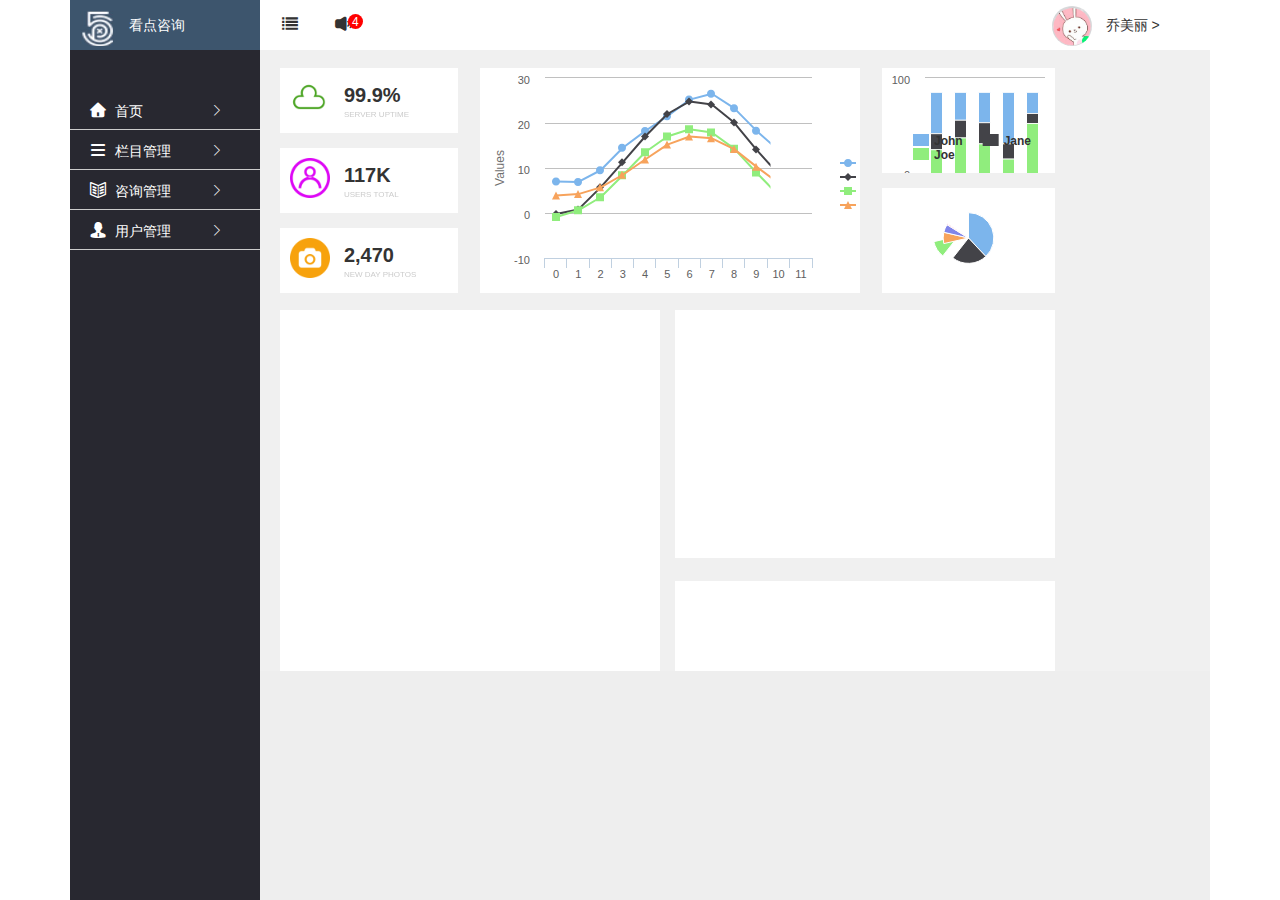
<file: cms/index.html>
<!DOCTYPE html>
<html lang="en">
<head>
	<meta charset="UTF-8">
	<title>Document</title>
	<!--引入样式-->
	<link rel="stylesheet" href="css/bootstrap3.2.2/css/bootstrap.min.css">
	<link rel="stylesheet" href="css/iconFont/iconfont.css">
	<link rel="stylesheet" href="css/index.css">
	<link rel="stylesheet" href="css/demo.css">
	<!--引入js-->
	<script type="text/javascript" src="js/jquery-2.1.4/jquery.min.js"></script>
	<script type="text/javascript" src="css/bootstrap3.2.2/js/bootstrap.min.js"></script>
	<script type="text/javascript" src="js/highcharts.js"></script>
	<script type="text/javascript" src="js/index.js"></script>
</head>
<body>
	<div class="container">
		<div class="col-md-2 leftDiv">
			<div class="leftDiv_top">
				<div>
					<img src="images/logo.png" alt="">
				</div>
				<span>看点咨询</span>
			</div>
			<ul class="leftDiv_bottom">
				<li><a href="javascript:void(0)">
					<i class="iconfont icon-shouye"></i>
					<span>首页</span>
					<i class="iconfont icon-kuozhan"></i>
				</a></li>
				<li><a href="javascript:void(0)">
					<i class="iconfont icon-liebiao"></i>
					<span>栏目管理</span>
					<i class="iconfont icon-kuozhan"></i>
				</a></li>
				<li><a href="javascript:void(0)">
					<i class="iconfont icon-zixun"></i>
					<span>咨询管理</span>
					<i class="iconfont icon-kuozhan"></i>
				</a></li>
				<li><a href="javascript:void(0)">
					<i class="iconfont icon-ai-user"></i>
					<span>用户管理</span>
					<i class="iconfont icon-kuozhan"></i>
				</a></li>
			</ul>
		</div>
		<div class="col-md-10 rightDiv">
			<div class="rightDiv_top">
				<div class="col-md-2 rightDivTop_left">
					<i class="iconfont icon-liebiao1"></i>
					<i class="iconfont icon-laba"></i>
					<span>4</span>
				</div>
				<div class="col-md-8"></div>
				<div class="col-md-2 rightDivTop_right">
					<div>
						<img src="images/touxiang.png" alt="">
					</div>
					<span>乔美丽 > </span>
				</div>
			</div>
			<div class="rightDiv_content">
				
			</div>
		</div>
	</div>
</body>
</html>
</file>
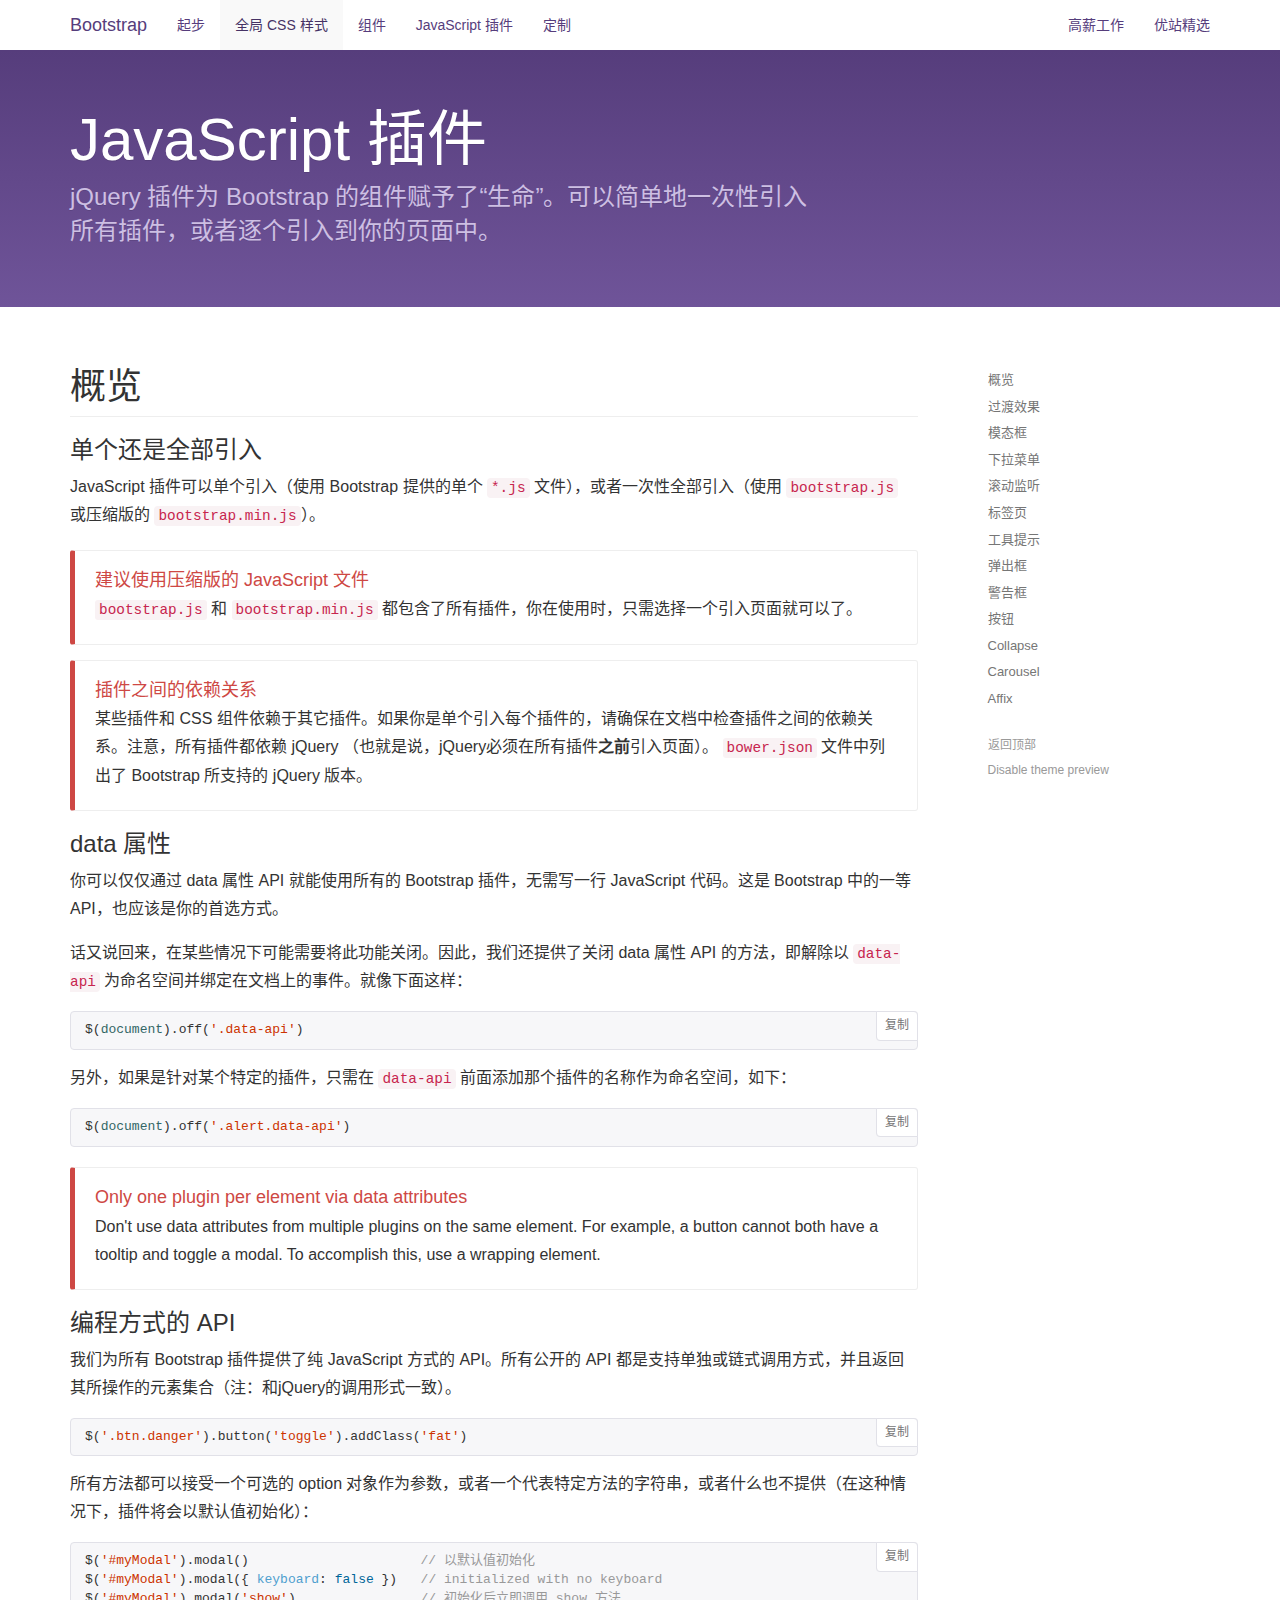
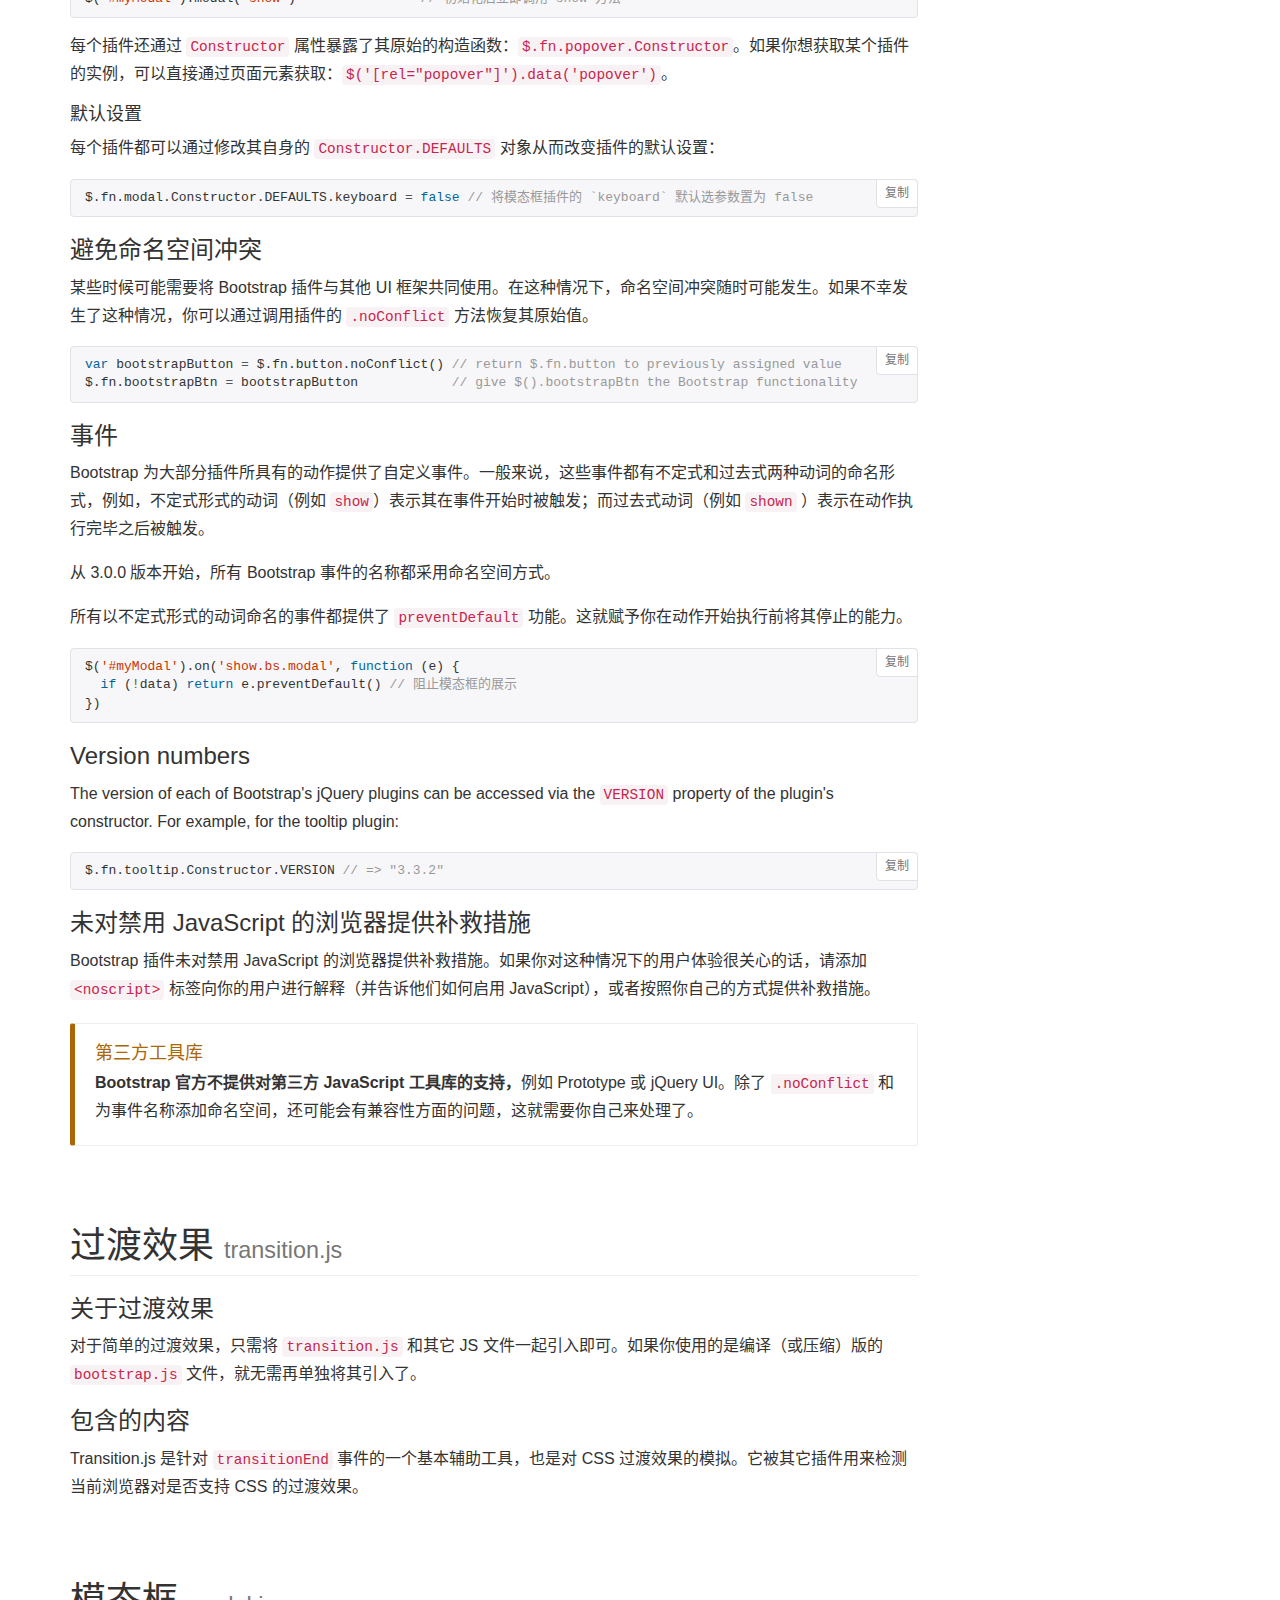
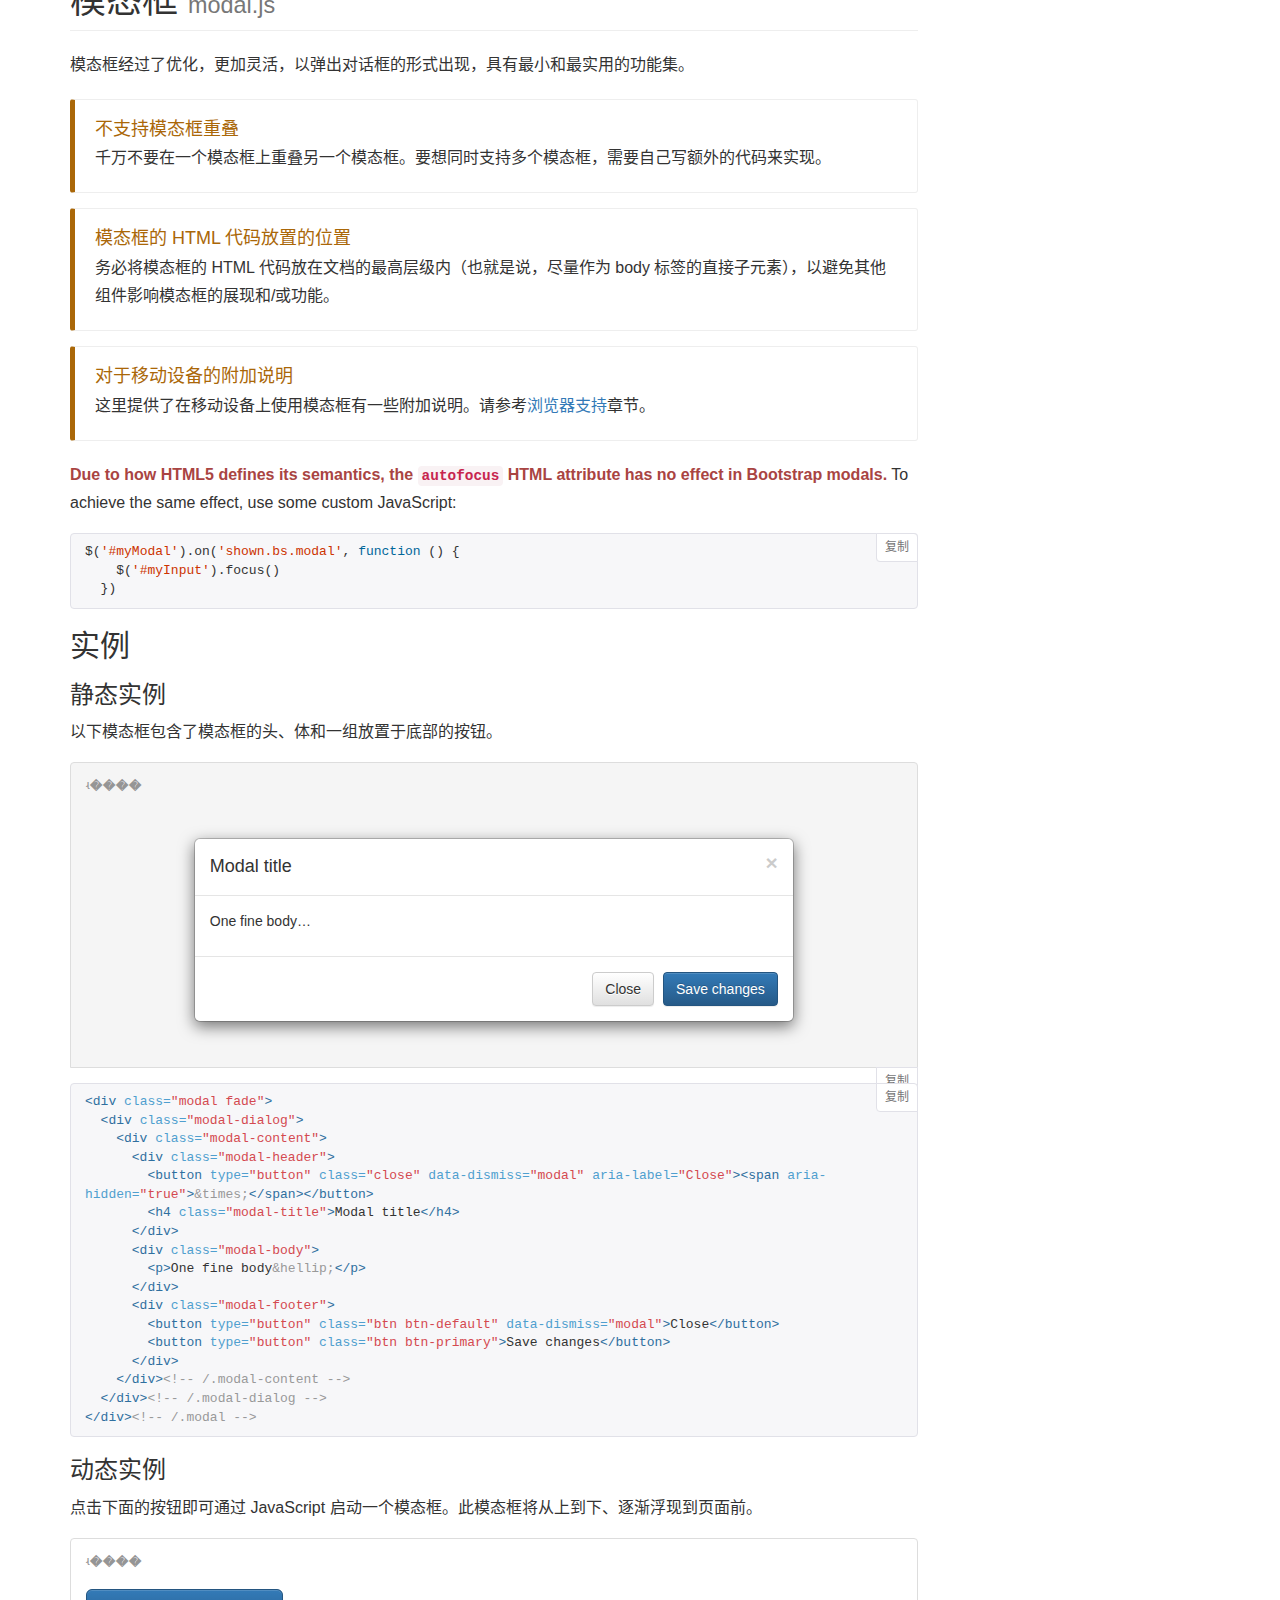
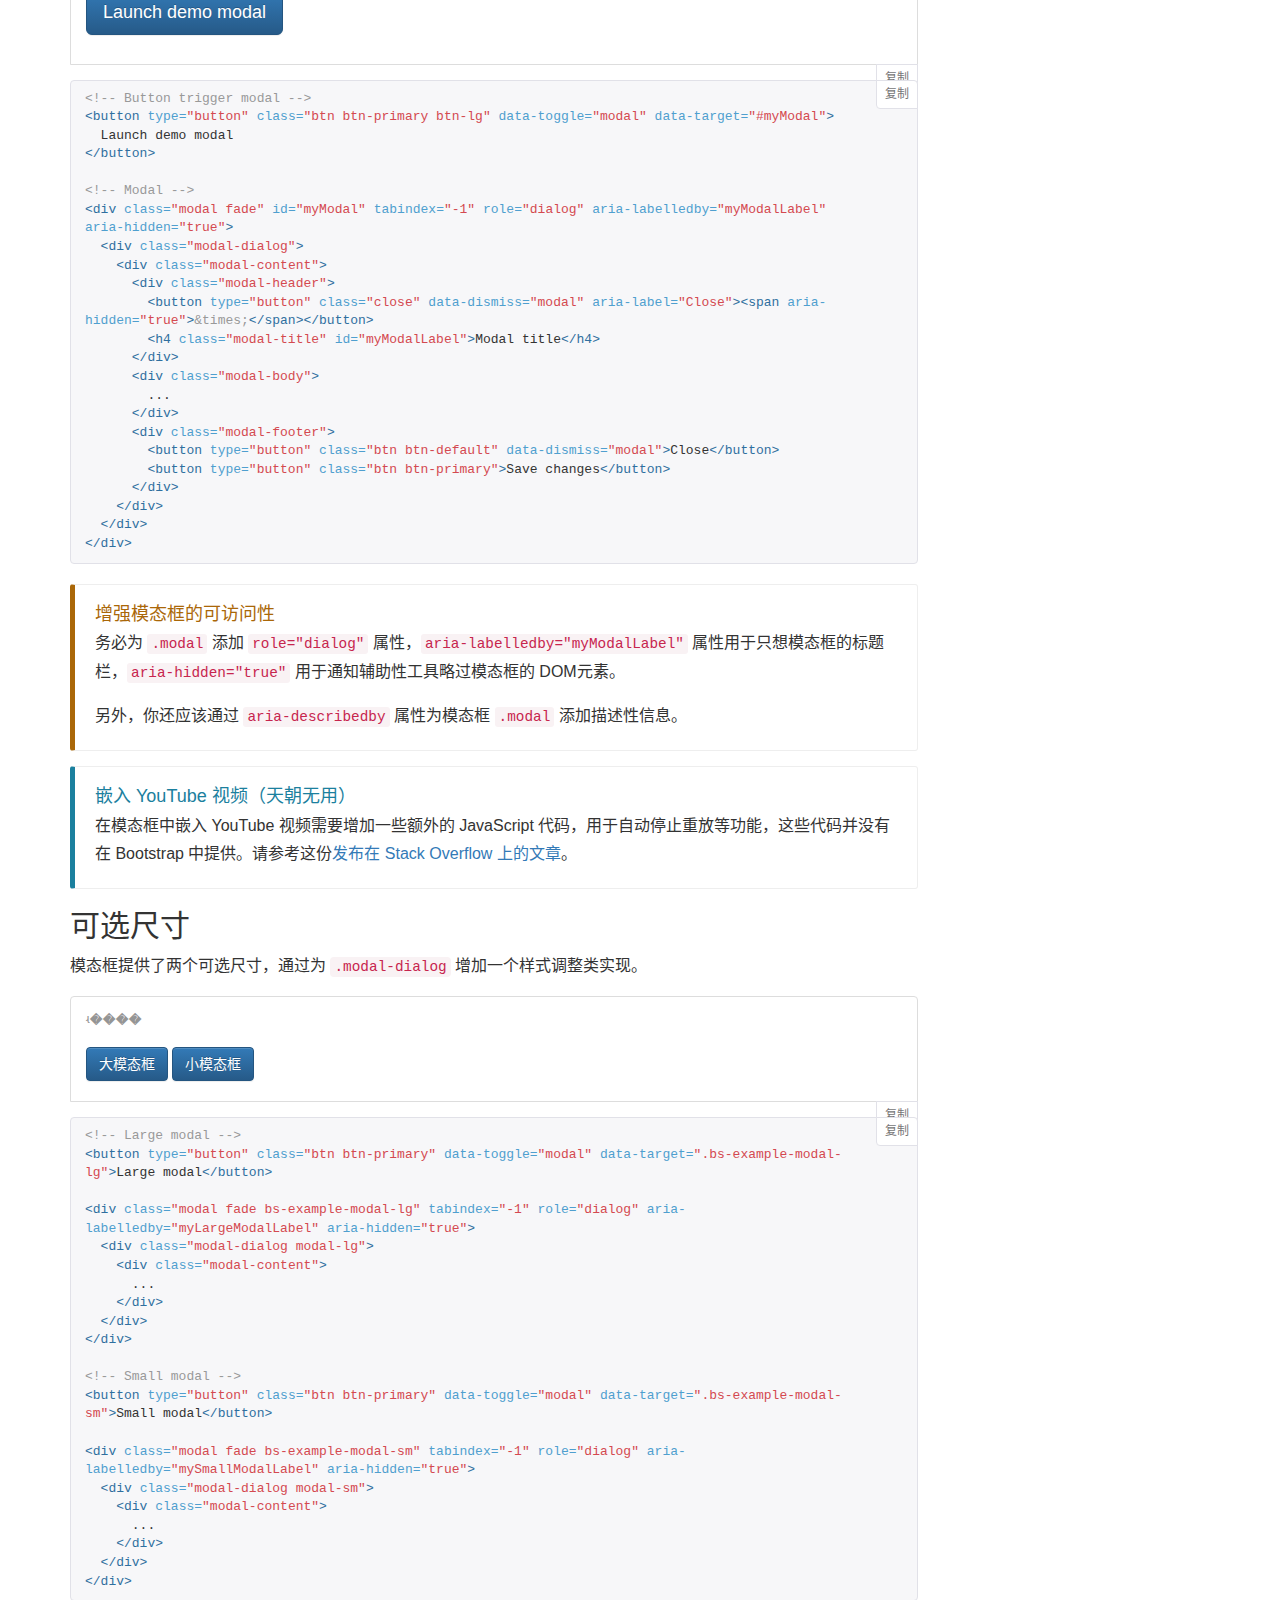
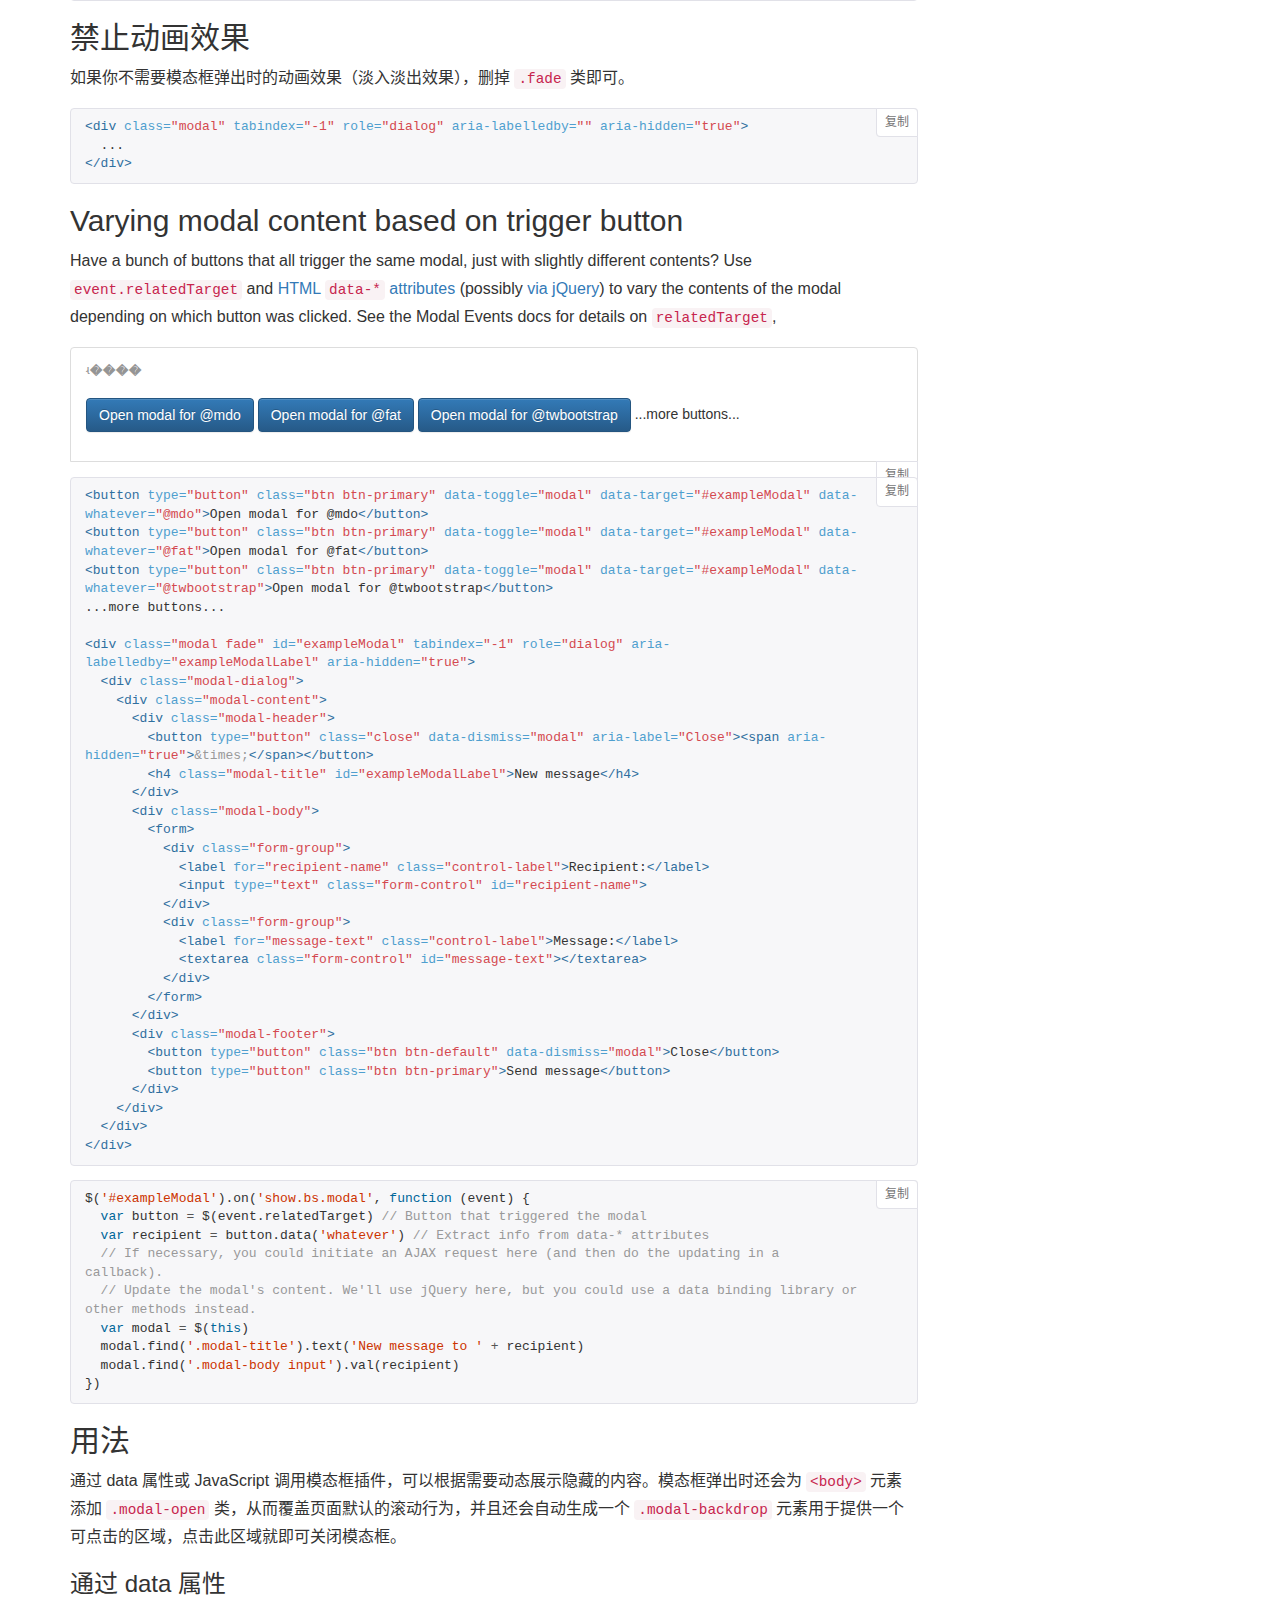
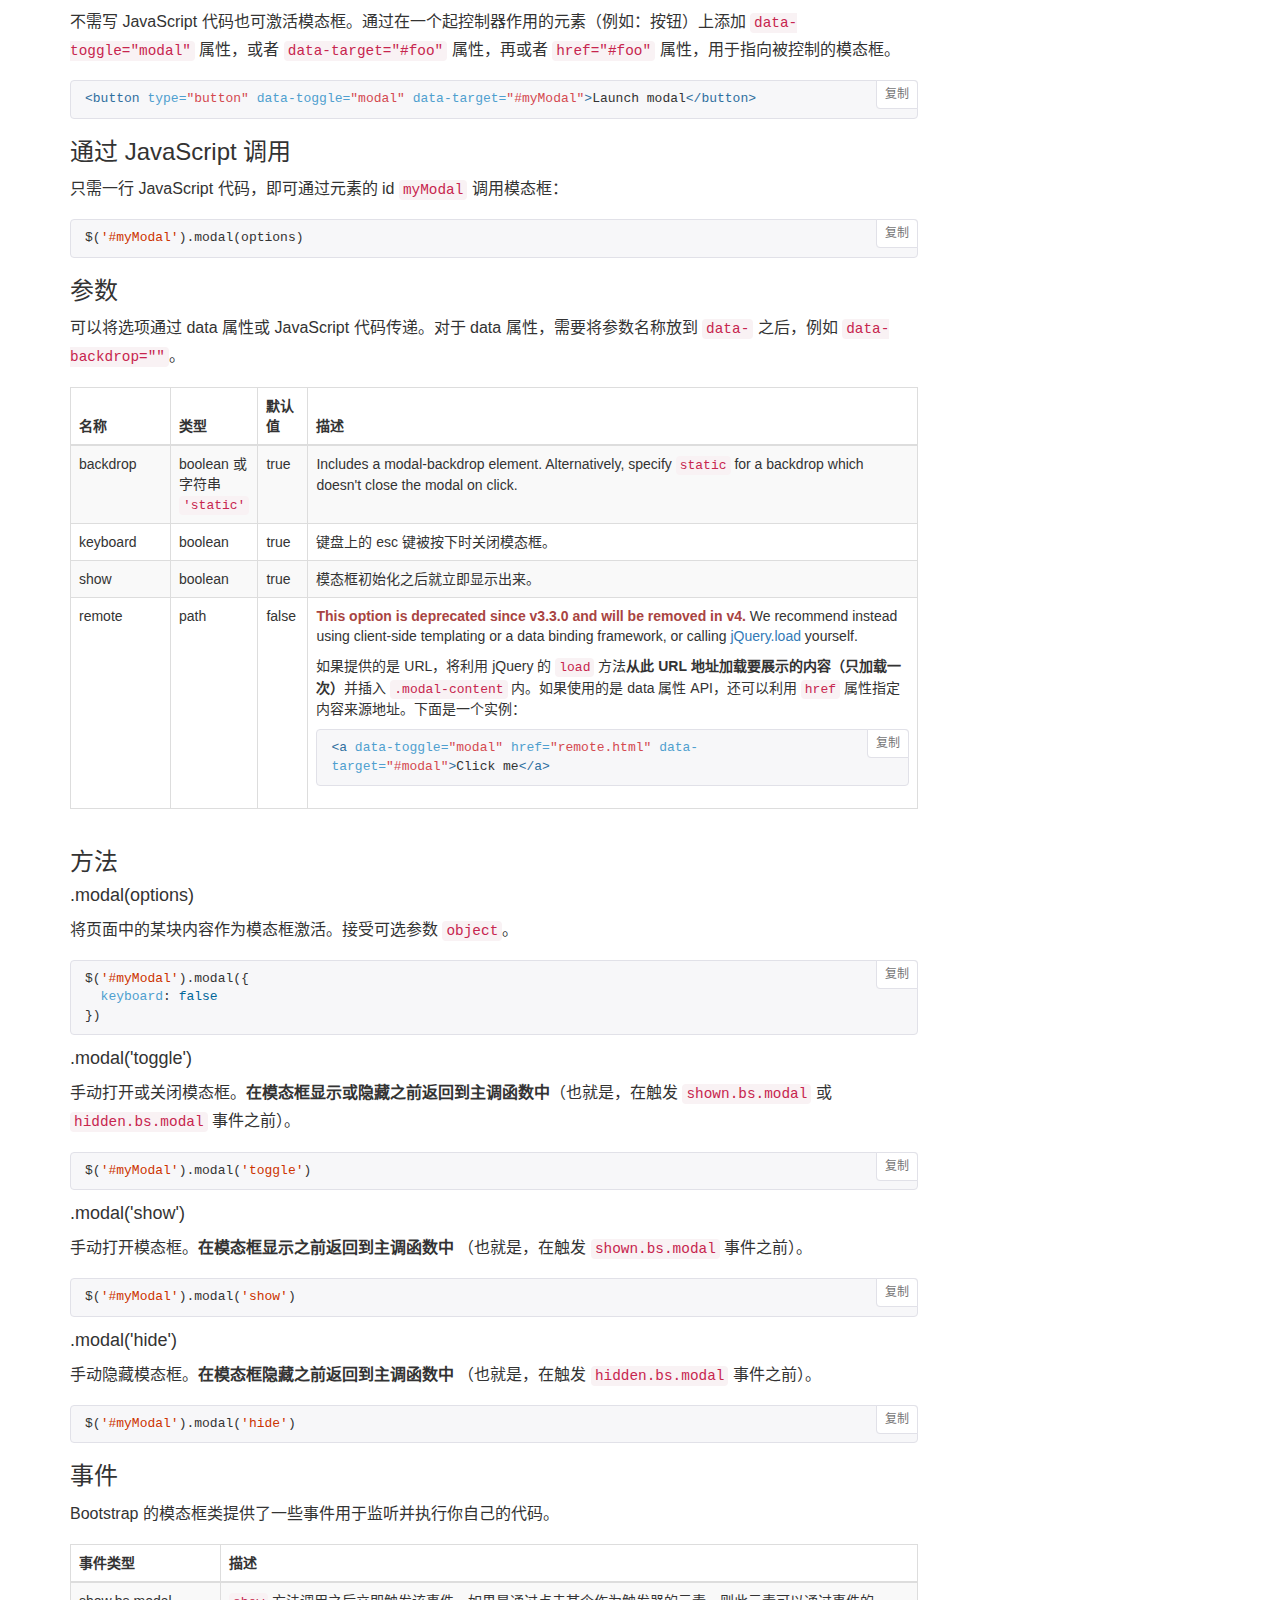
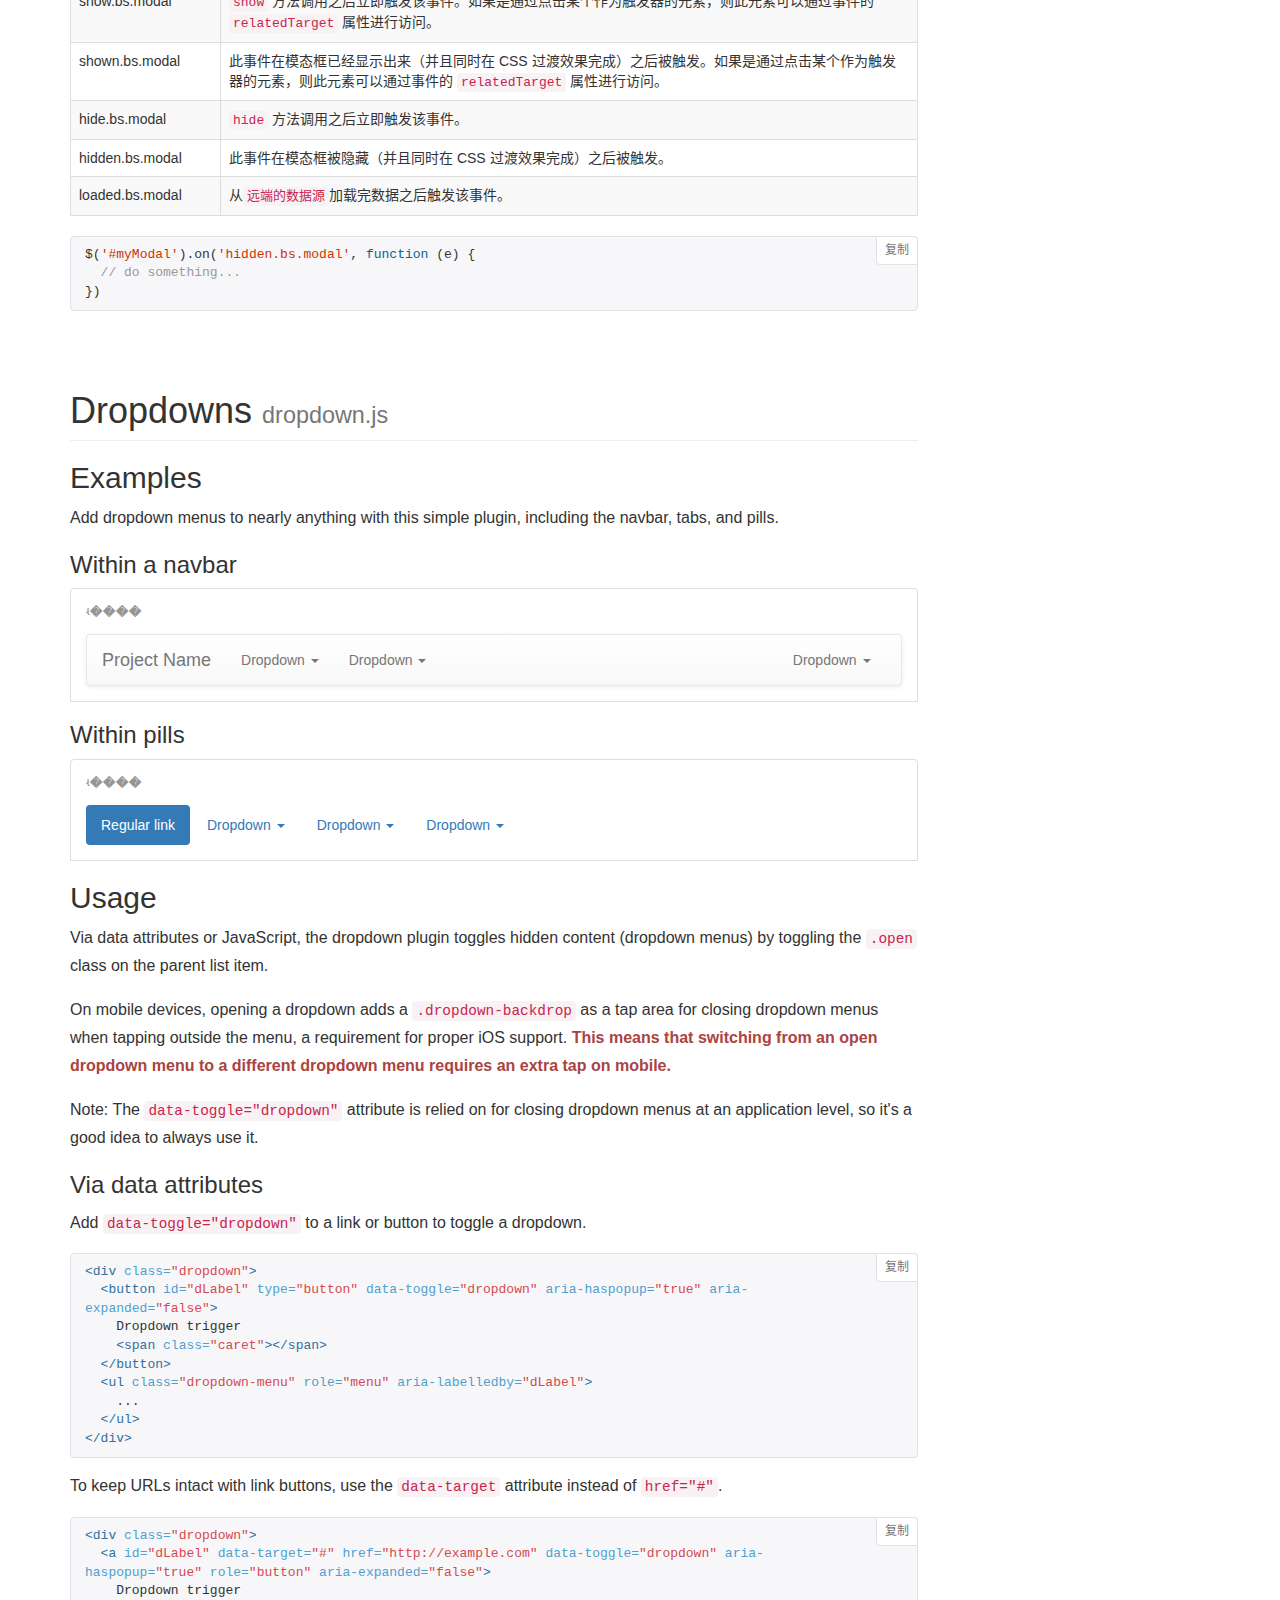
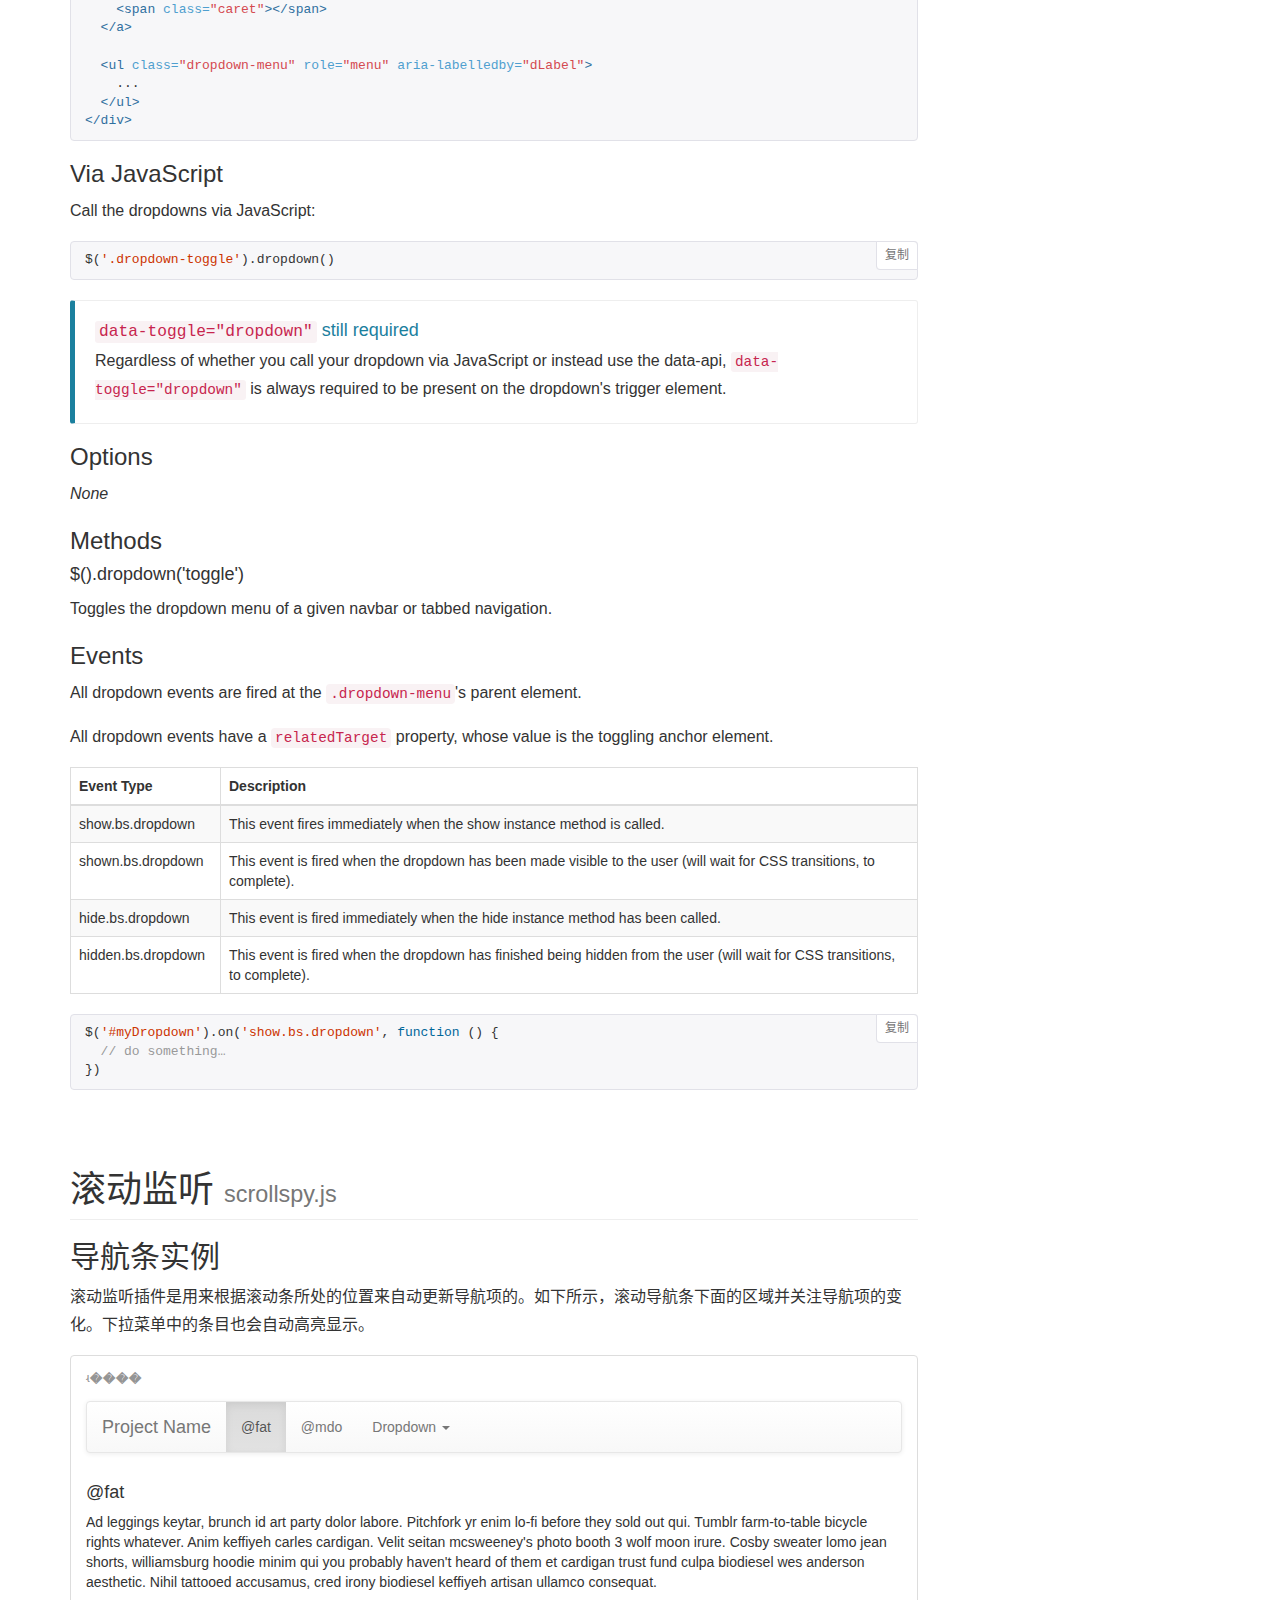
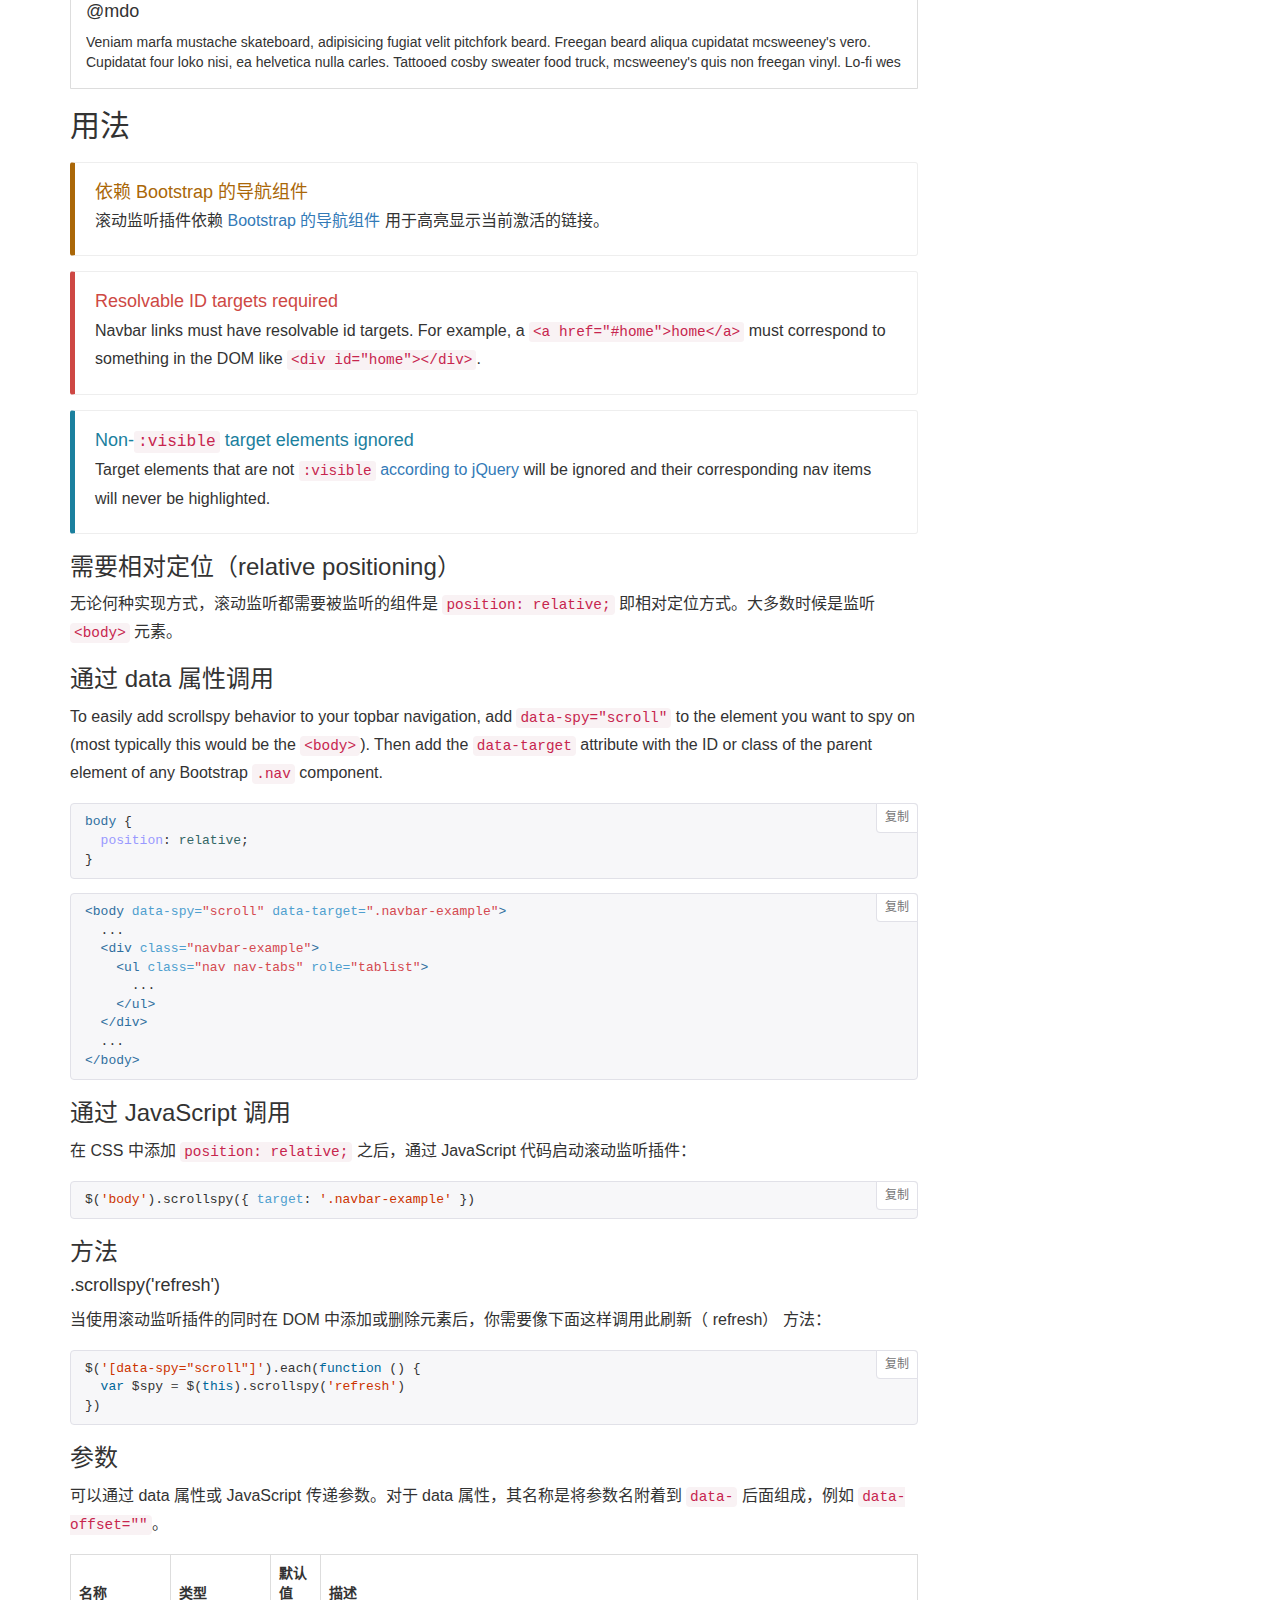
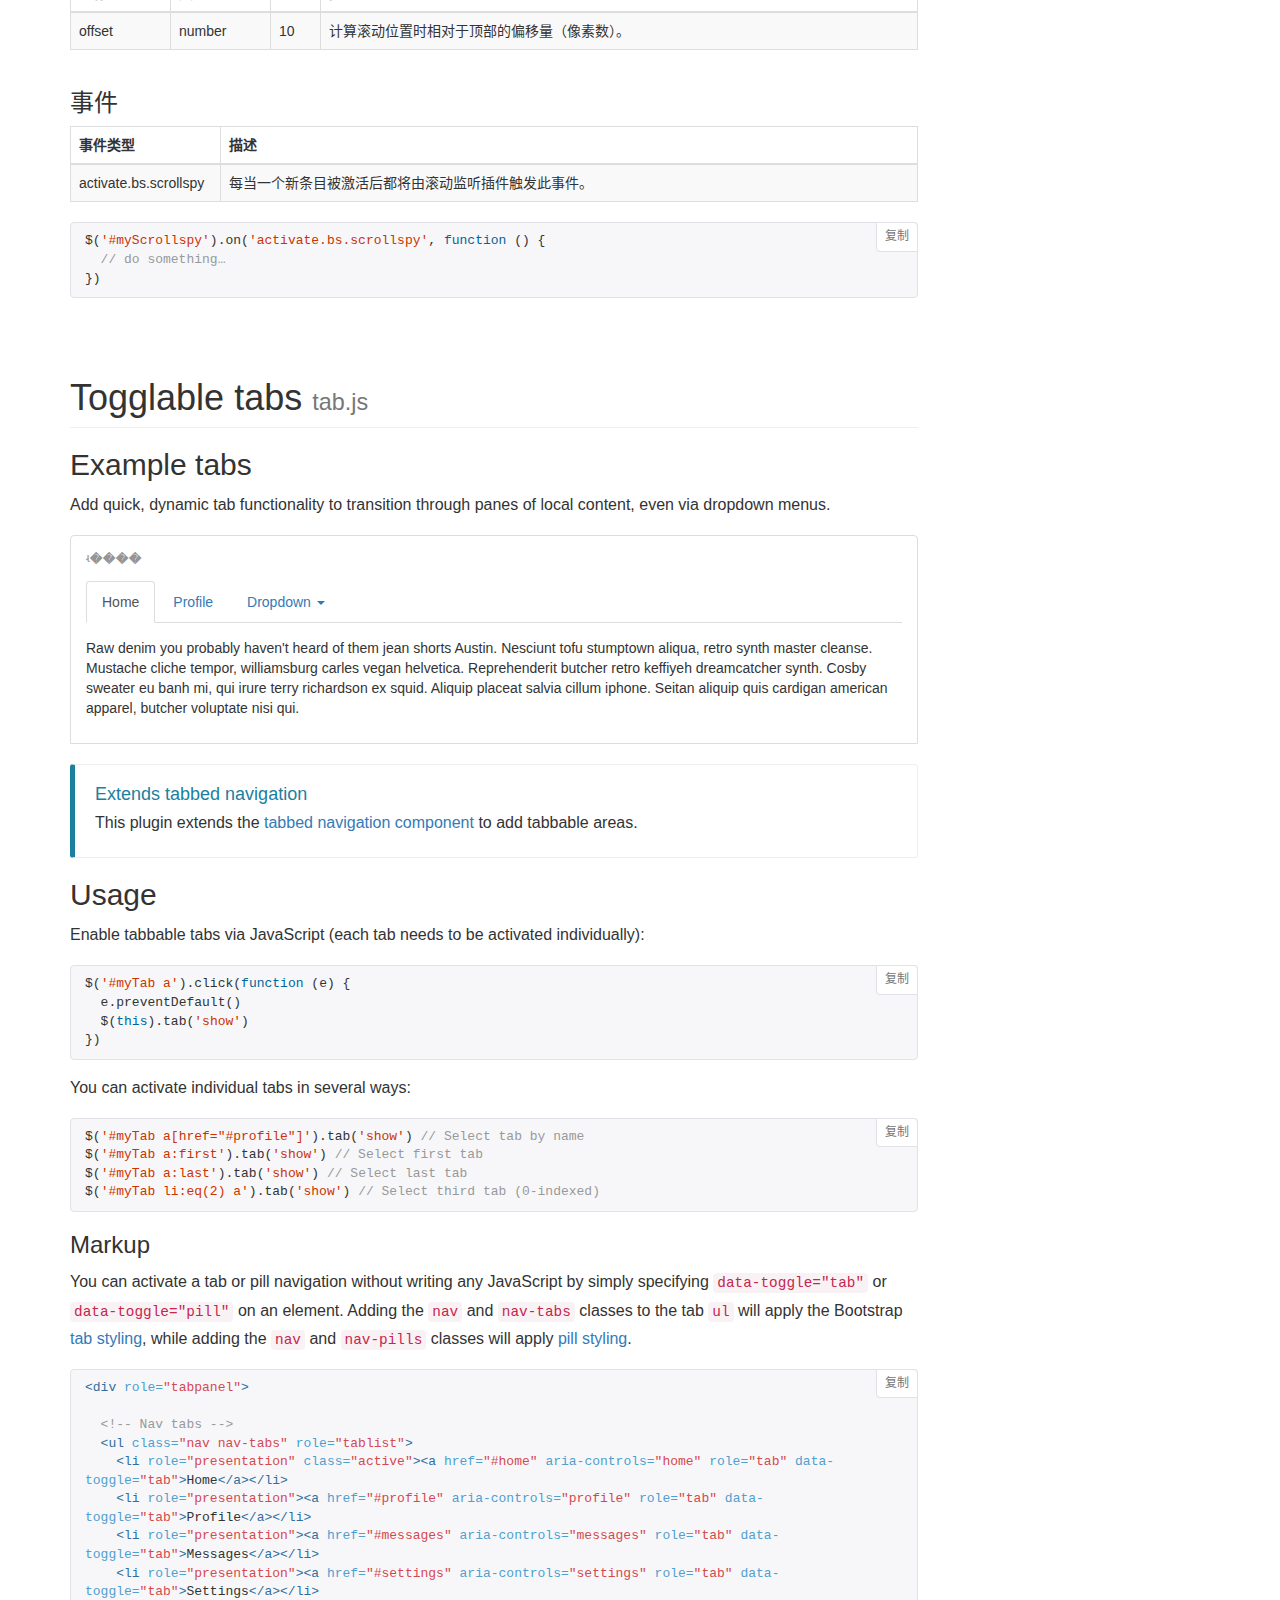
<file: cms/css/bootstrap3.2.2/JavaScript 插件 · Bootstrap 中文文档.htm>
<!DOCTYPE html>
<!-- saved from url=(0033)JavaScript 插件 · Bootstrap 中文文档.htm -->
<html lang="zh-cn"><head><meta http-equiv="Content-Type" content="text/html; charset=UTF-8">
    <!-- Meta, title, CSS, favicons, etc. -->
    <meta charset="utf-8">
<meta http-equiv="X-UA-Compatible" content="IE=edge">
<meta name="viewport" content="width=device-width, initial-scale=1">
<meta name="description" content="Bootstrap - 简洁、直观、强悍、移动设备优先的前端开发框架，让web开发更迅速、简单。">
<meta name="keywords" content="HTML, CSS, JS, JavaScript, framework, bootstrap, front-end, frontend, web development">
<meta name="author" content="Mark Otto, Jacob Thornton, and Bootstrap contributors">
<meta name="author" content="王赛 &lt;wangsai@bootcss.com&gt;">

<title>
  
    JavaScript 插件 · Bootstrap 中文文档
  
</title>

<!-- Bootstrap core CSS -->
<link href="./css/bootstrap.min.css" rel="stylesheet">

  <!-- Optional Bootstrap Theme -->
  <link href="./css/bootstrap-theme.min.css" data-href="./css/bootstrap-theme.min.css" rel="stylesheet" id="bs-theme-stylesheet">

<link href="./css/patch.css" rel="stylesheet">

<!-- Documentation extras -->
<link href="./css/docs.min.css" rel="stylesheet">
<!--[if lt IE 9]><script src="../assets/js/ie8-responsive-file-warning.js"></script><![endif]-->
<script src="./JavaScript 插件 · Bootstrap 中文文档_files/ie-emulation-modes-warning.js"></script>

<!-- HTML5 shim and Respond.js for IE8 support of HTML5 elements and media queries -->
<!--[if lt IE 9]>
  <script src="http://cdn.bootcss.com/html5shiv/3.7.2/html5shiv.min.js"></script>
  <script src="http://cdn.bootcss.com/respond.js/1.4.2/respond.min.js"></script>
<![endif]-->

<!-- Favicons -->
<link rel="apple-touch-icon" href="http://v3.bootcss.com/apple-touch-icon.png">
<link rel="icon" href="http://v3.bootcss.com/favicon.ico">
<script>
  var _hmt = _hmt || [];
</script>
  </head>
  <body>
    <a id="skippy" class="sr-only sr-only-focusable" href="JavaScript 插件 · Bootstrap 中文文档.htm#content"><div class="container"><span class="skiplink-text">Skip to main content</span></div></a>

    <!-- Docs master nav -->
    <header class="navbar navbar-static-top bs-docs-nav" id="top" role="banner">
  <div class="container">
    <div class="navbar-header">
      <button class="navbar-toggle collapsed" type="button" data-toggle="collapse" data-target=".bs-navbar-collapse">
        <span class="sr-only">Toggle navigation</span>
        <span class="icon-bar"></span>
        <span class="icon-bar"></span>
        <span class="icon-bar"></span>
      </button>
      <a href="http://v3.bootcss.com/" class="navbar-brand">Bootstrap</a>
    </div>
    <nav class="collapse navbar-collapse bs-navbar-collapse">
      <ul class="nav navbar-nav">
        <li>
          <a href="起步 · Bootstrap 中文文档.htm">起步</a>
        </li>
        <li class="active">
          <a href="全局 CSS 样式 · Bootstrap 中文文档.htm">全局 CSS 样式</a>
        </li>
        <li>
          <a href="组件 · Bootstrap 中文文档.htm">组件</a>
        </li>
        <li>
          <a href="JavaScript 插件 · Bootstrap 中文文档.htm">JavaScript 插件</a>
        </li>
        <li>
          <a href="定制并下载 Bootstrap · Bootstrap 中文文档.htm">定制</a>
        </li>
      </ul>
      <ul class="nav navbar-nav navbar-right">
        <li><a href="http://job.bootcss.com/" onclick="_hmt.push([&#39;_trackEvent&#39;, &#39;docv3-navbar&#39;, &#39;click&#39;, &#39;doc-home-navbar-job&#39;])" target="_blank">高薪工作</a></li>
        <li><a href="http://expo.bootcss.com/" onclick="_hmt.push([&#39;_trackEvent&#39;, &#39;docv3-navbar&#39;, &#39;click&#39;, &#39;doc-home-navbar-expo&#39;])" target="_blank">优站精选</a></li>
      </ul>
    </nav>
  </div>
</header>


    <!-- Docs page layout -->
    <div class="bs-docs-header" id="content">
      <div class="container">
        <h1>JavaScript 插件</h1>
        <p>jQuery 插件为 Bootstrap 的组件赋予了“生命”。可以简单地一次性引入所有插件，或者逐个引入到你的页面中。</p>
      </div>
    </div>

    <div class="container bs-docs-container">

      <div class="row">
        <div class="col-md-9" role="main">
          <div class="bs-docs-section">
  <h1 id="js-overview" class="page-header">概览</h1>

  <h3 id="js-individual-compiled">单个还是全部引入</h3>
  <p>JavaScript 插件可以单个引入（使用 Bootstrap 提供的单个 <code>*.js</code> 文件），或者一次性全部引入（使用 <code>bootstrap.js</code> 或压缩版的 <code>bootstrap.min.js</code>）。</p>

  <div class="bs-callout bs-callout-danger" id="callout-overview-not-both">
    <h4>建议使用压缩版的 JavaScript 文件</h4>
    <p><code>bootstrap.js</code> 和 <code>bootstrap.min.js</code> 都包含了所有插件，你在使用时，只需选择一个引入页面就可以了。</p>
  </div>

  <div class="bs-callout bs-callout-danger" id="callout-overview-dependencies">
    <h4>插件之间的依赖关系</h4>
    <p>某些插件和 CSS 组件依赖于其它插件。如果你是单个引入每个插件的，请确保在文档中检查插件之间的依赖关系。注意，所有插件都依赖 jQuery （也就是说，jQuery必须在所有插件<strong>之前</strong>引入页面）。 <a href="https://github.com/twbs/bootstrap/blob/v3.3.2/bower.json"><code>bower.json</code></a> 文件中列出了 Bootstrap 所支持的 jQuery 版本。</p>
  </div>

  <h3 id="js-data-attrs">data 属性</h3>
  <p>你可以仅仅通过 data 属性 API 就能使用所有的 Bootstrap 插件，无需写一行 JavaScript 代码。这是 Bootstrap 中的一等 API，也应该是你的首选方式。</p>

  <p>话又说回来，在某些情况下可能需要将此功能关闭。因此，我们还提供了关闭 data 属性 API 的方法，即解除以 <code>data-api</code> 为命名空间并绑定在文档上的事件。就像下面这样：</p>
<div class="zero-clipboard"><span class="btn-clipboard">复制</span></div><div class="highlight"><pre><code class="language-js" data-lang="js"><span class="nx">$</span><span class="p">(</span><span class="nb">document</span><span class="p">).</span><span class="nx">off</span><span class="p">(</span><span class="s1">'.data-api'</span><span class="p">)</span></code></pre></div>

  <p>另外，如果是针对某个特定的插件，只需在 <code>data-api</code> 前面添加那个插件的名称作为命名空间，如下：</p>
<div class="zero-clipboard"><span class="btn-clipboard">复制</span></div><div class="highlight"><pre><code class="language-js" data-lang="js"><span class="nx">$</span><span class="p">(</span><span class="nb">document</span><span class="p">).</span><span class="nx">off</span><span class="p">(</span><span class="s1">'.alert.data-api'</span><span class="p">)</span></code></pre></div>

  <div class="bs-callout bs-callout-danger" id="callout-overview-single-data">
    <h4>Only one plugin per element via data attributes</h4>
    <p>Don't use data attributes from multiple plugins on the same element. For example, a button cannot both have a tooltip and toggle a modal. To accomplish this, use a wrapping element.</p>
  </div>

  <h3 id="js-programmatic-api">编程方式的 API</h3>
  <p>我们为所有 Bootstrap 插件提供了纯 JavaScript 方式的 API。所有公开的 API 都是支持单独或链式调用方式，并且返回其所操作的元素集合（注：和jQuery的调用形式一致）。</p>
<div class="zero-clipboard"><span class="btn-clipboard">复制</span></div><div class="highlight"><pre><code class="language-js" data-lang="js"><span class="nx">$</span><span class="p">(</span><span class="s1">'.btn.danger'</span><span class="p">).</span><span class="nx">button</span><span class="p">(</span><span class="s1">'toggle'</span><span class="p">).</span><span class="nx">addClass</span><span class="p">(</span><span class="s1">'fat'</span><span class="p">)</span></code></pre></div>

  <p>所有方法都可以接受一个可选的 option 对象作为参数，或者一个代表特定方法的字符串，或者什么也不提供（在这种情况下，插件将会以默认值初始化）：</p>
<div class="zero-clipboard"><span class="btn-clipboard">复制</span></div><div class="highlight"><pre><code class="language-js" data-lang="js"><span class="nx">$</span><span class="p">(</span><span class="s1">'#myModal'</span><span class="p">).</span><span class="nx">modal</span><span class="p">()</span>                      <span class="c1">// 以默认值初始化</span>
<span class="nx">$</span><span class="p">(</span><span class="s1">'#myModal'</span><span class="p">).</span><span class="nx">modal</span><span class="p">({</span> <span class="na">keyboard</span><span class="p">:</span> <span class="kc">false</span> <span class="p">})</span>   <span class="c1">// initialized with no keyboard</span>
<span class="nx">$</span><span class="p">(</span><span class="s1">'#myModal'</span><span class="p">).</span><span class="nx">modal</span><span class="p">(</span><span class="s1">'show'</span><span class="p">)</span>                <span class="c1">// 初始化后立即调用 show 方法</span></code></pre></div>

  <p>每个插件还通过 <code>Constructor</code> 属性暴露了其原始的构造函数：<code>$.fn.popover.Constructor</code>。如果你想获取某个插件的实例，可以直接通过页面元素获取：<code>$('[rel="popover"]').data('popover')</code>。</p>

  <h4>默认设置</h4>
  <p>每个插件都可以通过修改其自身的 <code>Constructor.DEFAULTS</code> 对象从而改变插件的默认设置：</p><p>
</p><div class="zero-clipboard"><span class="btn-clipboard">复制</span></div><div class="highlight"><pre><code class="language-js" data-lang="js"><span class="nx">$</span><span class="p">.</span><span class="nx">fn</span><span class="p">.</span><span class="nx">modal</span><span class="p">.</span><span class="nx">Constructor</span><span class="p">.</span><span class="nx">DEFAULTS</span><span class="p">.</span><span class="nx">keyboard</span> <span class="o">=</span> <span class="kc">false</span> <span class="c1">// 将模态框插件的 `keyboard` 默认选参数置为 false</span></code></pre></div>

  <h3 id="js-noconflict">避免命名空间冲突</h3>
  <p>某些时候可能需要将 Bootstrap 插件与其他 UI 框架共同使用。在这种情况下，命名空间冲突随时可能发生。如果不幸发生了这种情况，你可以通过调用插件的 <code>.noConflict</code> 方法恢复其原始值。</p>
<div class="zero-clipboard"><span class="btn-clipboard">复制</span></div><div class="highlight"><pre><code class="language-js" data-lang="js"><span class="kd">var</span> <span class="nx">bootstrapButton</span> <span class="o">=</span> <span class="nx">$</span><span class="p">.</span><span class="nx">fn</span><span class="p">.</span><span class="nx">button</span><span class="p">.</span><span class="nx">noConflict</span><span class="p">()</span> <span class="c1">// return $.fn.button to previously assigned value</span>
<span class="nx">$</span><span class="p">.</span><span class="nx">fn</span><span class="p">.</span><span class="nx">bootstrapBtn</span> <span class="o">=</span> <span class="nx">bootstrapButton</span>            <span class="c1">// give $().bootstrapBtn the Bootstrap functionality</span></code></pre></div>

  <h3 id="js-events">事件</h3>
  <p>Bootstrap 为大部分插件所具有的动作提供了自定义事件。一般来说，这些事件都有不定式和过去式两种动词的命名形式，例如，不定式形式的动词（例如 <code>show</code>）表示其在事件开始时被触发；而过去式动词（例如 <code>shown</code> ）表示在动作执行完毕之后被触发。</p>
  <p>从 3.0.0 版本开始，所有 Bootstrap 事件的名称都采用命名空间方式。</p>
  <p>所有以不定式形式的动词命名的事件都提供了 <code>preventDefault</code> 功能。这就赋予你在动作开始执行前将其停止的能力。</p>
<div class="zero-clipboard"><span class="btn-clipboard">复制</span></div><div class="highlight"><pre><code class="language-js" data-lang="js"><span class="nx">$</span><span class="p">(</span><span class="s1">'#myModal'</span><span class="p">).</span><span class="nx">on</span><span class="p">(</span><span class="s1">'show.bs.modal'</span><span class="p">,</span> <span class="kd">function</span> <span class="p">(</span><span class="nx">e</span><span class="p">)</span> <span class="p">{</span>
  <span class="k">if</span> <span class="p">(</span><span class="o">!</span><span class="nx">data</span><span class="p">)</span> <span class="k">return</span> <span class="nx">e</span><span class="p">.</span><span class="nx">preventDefault</span><span class="p">()</span> <span class="c1">// 阻止模态框的展示</span>
<span class="p">})</span></code></pre></div>

  <h3 id="js-version-nums">Version numbers</h3>
  <p>The version of each of Bootstrap's jQuery plugins can be accessed via the <code>VERSION</code> property of the plugin's constructor. For example, for the tooltip plugin:</p>
<div class="zero-clipboard"><span class="btn-clipboard">复制</span></div><div class="highlight"><pre><code class="language-js" data-lang="js"><span class="nx">$</span><span class="p">.</span><span class="nx">fn</span><span class="p">.</span><span class="nx">tooltip</span><span class="p">.</span><span class="nx">Constructor</span><span class="p">.</span><span class="nx">VERSION</span> <span class="c1">// =&gt; "3.3.2"</span></code></pre></div>

  <h3 id="js-disabled">未对禁用 JavaScript 的浏览器提供补救措施</h3>
  <p>Bootstrap 插件未对禁用 JavaScript 的浏览器提供补救措施。如果你对这种情况下的用户体验很关心的话，请添加 <a href="https://developer.mozilla.org/en-US/docs/Web/HTML/Element/noscript"><code>&lt;noscript&gt;</code></a> 标签向你的用户进行解释（并告诉他们如何启用 JavaScript），或者按照你自己的方式提供补救措施。</p>

  <div class="bs-callout bs-callout-warning" id="callout-third-party-libs">
    <h4>第三方工具库</h4>
    <p><strong>Bootstrap 官方不提供对第三方 JavaScript 工具库的支持，</strong>例如 Prototype 或 jQuery UI。除了 <code>.noConflict</code> 和为事件名称添加命名空间，还可能会有兼容性方面的问题，这就需要你自己来处理了。</p>
  </div>
</div>

<div class="bs-docs-section">
  <h1 id="transitions" class="page-header">过渡效果 <small>transition.js</small></h1>

  <h3>关于过渡效果</h3>
  <p>对于简单的过渡效果，只需将 <code>transition.js</code> 和其它 JS 文件一起引入即可。如果你使用的是编译（或压缩）版的 <code>bootstrap.js</code> 文件，就无需再单独将其引入了。</p>
  <h3>包含的内容</h3>
  <p>Transition.js 是针对 <code>transitionEnd</code> 事件的一个基本辅助工具，也是对 CSS 过渡效果的模拟。它被其它插件用来检测当前浏览器对是否支持 CSS 的过渡效果。</p>
</div>

<div class="bs-docs-section">
  <h1 id="modals" class="page-header">模态框 <small>modal.js</small></h1>
  <p>模态框经过了优化，更加灵活，以弹出对话框的形式出现，具有最小和最实用的功能集。</p>

  <div class="bs-callout bs-callout-warning" id="callout-stacked-modals">
    <h4>不支持模态框重叠</h4>
    <p>千万不要在一个模态框上重叠另一个模态框。要想同时支持多个模态框，需要自己写额外的代码来实现。</p>
  </div>
  <div class="bs-callout bs-callout-warning" id="callout-modal-markup-placement">
    <h4>模态框的 HTML 代码放置的位置</h4>
    <p>务必将模态框的 HTML 代码放在文档的最高层级内（也就是说，尽量作为 body 标签的直接子元素），以避免其他组件影响模态框的展现和/或功能。</p>
  </div>
  <div class="bs-callout bs-callout-warning" id="callout-modal-mobile-caveats">
    <h4>对于移动设备的附加说明</h4>
    <p>这里提供了在移动设备上使用模态框有一些附加说明。请参考<a href="http://v3.bootcss.com/getting-started/#support-fixed-position-keyboards">浏览器支持</a>章节。</p>
  </div>

  <p><strong class="text-danger">Due to how HTML5 defines its semantics, the <code>autofocus</code> HTML attribute has no effect in Bootstrap modals.</strong> To achieve the same effect, use some custom JavaScript:</p>
  <div class="zero-clipboard"><span class="btn-clipboard">复制</span></div><div class="highlight"><pre><code class="language-js" data-lang="js"><span class="nx">$</span><span class="p">(</span><span class="s1">'#myModal'</span><span class="p">).</span><span class="nx">on</span><span class="p">(</span><span class="s1">'shown.bs.modal'</span><span class="p">,</span> <span class="kd">function</span> <span class="p">()</span> <span class="p">{</span>
    <span class="nx">$</span><span class="p">(</span><span class="s1">'#myInput'</span><span class="p">).</span><span class="nx">focus</span><span class="p">()</span>
  <span class="p">})</span></code></pre></div>

  <h2 id="modals-examples">实例</h2>

  <h3>静态实例</h3>
  <p>以下模态框包含了模态框的头、体和一组放置于底部的按钮。</p>
  <div class="bs-example bs-example-modal" data-example-id="static-modal">
    <div class="modal">
      <div class="modal-dialog">
        <div class="modal-content">
          <div class="modal-header">
            <button type="button" class="close" data-dismiss="modal"><span aria-hidden="true">×</span><span class="sr-only">Close</span></button>
            <h4 class="modal-title">Modal title</h4>
          </div>
          <div class="modal-body">
            <p>One fine body…</p>
          </div>
          <div class="modal-footer">
            <button type="button" class="btn btn-default" data-dismiss="modal">Close</button>
            <button type="button" class="btn btn-primary">Save changes</button>
          </div>
        </div><!-- /.modal-content -->
      </div><!-- /.modal-dialog -->
    </div><!-- /.modal -->
  </div><!-- /example -->
<div class="zero-clipboard"><span class="btn-clipboard">复制</span></div><div class="highlight"><pre><code class="language-html" data-lang="html"><span class="nt">&lt;div</span> <span class="na">class=</span><span class="s">"modal fade"</span><span class="nt">&gt;</span>
  <span class="nt">&lt;div</span> <span class="na">class=</span><span class="s">"modal-dialog"</span><span class="nt">&gt;</span>
    <span class="nt">&lt;div</span> <span class="na">class=</span><span class="s">"modal-content"</span><span class="nt">&gt;</span>
      <span class="nt">&lt;div</span> <span class="na">class=</span><span class="s">"modal-header"</span><span class="nt">&gt;</span>
        <span class="nt">&lt;button</span> <span class="na">type=</span><span class="s">"button"</span> <span class="na">class=</span><span class="s">"close"</span> <span class="na">data-dismiss=</span><span class="s">"modal"</span> <span class="na">aria-label=</span><span class="s">"Close"</span><span class="nt">&gt;&lt;span</span> <span class="na">aria-hidden=</span><span class="s">"true"</span><span class="nt">&gt;</span><span class="ni">&amp;times;</span><span class="nt">&lt;/span&gt;&lt;/button&gt;</span>
        <span class="nt">&lt;h4</span> <span class="na">class=</span><span class="s">"modal-title"</span><span class="nt">&gt;</span>Modal title<span class="nt">&lt;/h4&gt;</span>
      <span class="nt">&lt;/div&gt;</span>
      <span class="nt">&lt;div</span> <span class="na">class=</span><span class="s">"modal-body"</span><span class="nt">&gt;</span>
        <span class="nt">&lt;p&gt;</span>One fine body<span class="ni">&amp;hellip;</span><span class="nt">&lt;/p&gt;</span>
      <span class="nt">&lt;/div&gt;</span>
      <span class="nt">&lt;div</span> <span class="na">class=</span><span class="s">"modal-footer"</span><span class="nt">&gt;</span>
        <span class="nt">&lt;button</span> <span class="na">type=</span><span class="s">"button"</span> <span class="na">class=</span><span class="s">"btn btn-default"</span> <span class="na">data-dismiss=</span><span class="s">"modal"</span><span class="nt">&gt;</span>Close<span class="nt">&lt;/button&gt;</span>
        <span class="nt">&lt;button</span> <span class="na">type=</span><span class="s">"button"</span> <span class="na">class=</span><span class="s">"btn btn-primary"</span><span class="nt">&gt;</span>Save changes<span class="nt">&lt;/button&gt;</span>
      <span class="nt">&lt;/div&gt;</span>
    <span class="nt">&lt;/div&gt;</span><span class="c">&lt;!-- /.modal-content --&gt;</span>
  <span class="nt">&lt;/div&gt;</span><span class="c">&lt;!-- /.modal-dialog --&gt;</span>
<span class="nt">&lt;/div&gt;</span><span class="c">&lt;!-- /.modal --&gt;</span></code></pre></div>

  <h3>动态实例</h3>
  <p>点击下面的按钮即可通过 JavaScript 启动一个模态框。此模态框将从上到下、逐渐浮现到页面前。</p>
  <!-- sample modal content -->
  <div id="myModal" class="modal fade" tabindex="-1" role="dialog" aria-labelledby="myModalLabel" aria-hidden="true">
    <div class="modal-dialog">
      <div class="modal-content">

        <div class="modal-header">
          <button type="button" class="close" data-dismiss="modal" aria-label="Close"><span aria-hidden="true">×</span></button>
          <h4 class="modal-title" id="myModalLabel">Modal title</h4>
        </div>
        <div class="modal-body">
          <h4>Text in a modal</h4>
          <p>Duis mollis, est non commodo luctus, nisi erat porttitor ligula.</p>

          <h4>Popover in a modal</h4>
          <p>This <a href="JavaScript 插件 · Bootstrap 中文文档.htm#" role="button" class="btn btn-default popover-test" title="" data-content="And here&#39;s some amazing content. It&#39;s very engaging. right?" data-original-title="A Title">button</a> should trigger a popover on click.</p>

          <h4>Tooltips in a modal</h4>
          <p><a href="JavaScript 插件 · Bootstrap 中文文档.htm#" class="tooltip-test" title="" data-original-title="Tooltip">This link</a> and <a href="JavaScript 插件 · Bootstrap 中文文档.htm#" class="tooltip-test" title="" data-original-title="Tooltip">that link</a> should have tooltips on hover.</p>

          <hr>

          <h4>Overflowing text to show scroll behavior</h4>
          <p>Cras mattis consectetur purus sit amet fermentum. Cras justo odio, dapibus ac facilisis in, egestas eget quam. Morbi leo risus, porta ac consectetur ac, vestibulum at eros.</p>
          <p>Praesent commodo cursus magna, vel scelerisque nisl consectetur et. Vivamus sagittis lacus vel augue laoreet rutrum faucibus dolor auctor.</p>
          <p>Aenean lacinia bibendum nulla sed consectetur. Praesent commodo cursus magna, vel scelerisque nisl consectetur et. Donec sed odio dui. Donec ullamcorper nulla non metus auctor fringilla.</p>
          <p>Cras mattis consectetur purus sit amet fermentum. Cras justo odio, dapibus ac facilisis in, egestas eget quam. Morbi leo risus, porta ac consectetur ac, vestibulum at eros.</p>
          <p>Praesent commodo cursus magna, vel scelerisque nisl consectetur et. Vivamus sagittis lacus vel augue laoreet rutrum faucibus dolor auctor.</p>
          <p>Aenean lacinia bibendum nulla sed consectetur. Praesent commodo cursus magna, vel scelerisque nisl consectetur et. Donec sed odio dui. Donec ullamcorper nulla non metus auctor fringilla.</p>
          <p>Cras mattis consectetur purus sit amet fermentum. Cras justo odio, dapibus ac facilisis in, egestas eget quam. Morbi leo risus, porta ac consectetur ac, vestibulum at eros.</p>
          <p>Praesent commodo cursus magna, vel scelerisque nisl consectetur et. Vivamus sagittis lacus vel augue laoreet rutrum faucibus dolor auctor.</p>
          <p>Aenean lacinia bibendum nulla sed consectetur. Praesent commodo cursus magna, vel scelerisque nisl consectetur et. Donec sed odio dui. Donec ullamcorper nulla non metus auctor fringilla.</p>
        </div>
        <div class="modal-footer">
          <button type="button" class="btn btn-default" data-dismiss="modal">Close</button>
          <button type="button" class="btn btn-primary">Save changes</button>
        </div>

      </div><!-- /.modal-content -->
    </div><!-- /.modal-dialog -->
  </div><!-- /.modal -->

  <div class="bs-example" style="padding-bottom: 24px;">
    <button type="button" class="btn btn-primary btn-lg" data-toggle="modal" data-target="#myModal">
      Launch demo modal
    </button>
  </div><!-- /example -->
<div class="zero-clipboard"><span class="btn-clipboard">复制</span></div><div class="highlight"><pre><code class="language-html" data-lang="html"><span class="c">&lt;!-- Button trigger modal --&gt;</span>
<span class="nt">&lt;button</span> <span class="na">type=</span><span class="s">"button"</span> <span class="na">class=</span><span class="s">"btn btn-primary btn-lg"</span> <span class="na">data-toggle=</span><span class="s">"modal"</span> <span class="na">data-target=</span><span class="s">"#myModal"</span><span class="nt">&gt;</span>
  Launch demo modal
<span class="nt">&lt;/button&gt;</span>

<span class="c">&lt;!-- Modal --&gt;</span>
<span class="nt">&lt;div</span> <span class="na">class=</span><span class="s">"modal fade"</span> <span class="na">id=</span><span class="s">"myModal"</span> <span class="na">tabindex=</span><span class="s">"-1"</span> <span class="na">role=</span><span class="s">"dialog"</span> <span class="na">aria-labelledby=</span><span class="s">"myModalLabel"</span> <span class="na">aria-hidden=</span><span class="s">"true"</span><span class="nt">&gt;</span>
  <span class="nt">&lt;div</span> <span class="na">class=</span><span class="s">"modal-dialog"</span><span class="nt">&gt;</span>
    <span class="nt">&lt;div</span> <span class="na">class=</span><span class="s">"modal-content"</span><span class="nt">&gt;</span>
      <span class="nt">&lt;div</span> <span class="na">class=</span><span class="s">"modal-header"</span><span class="nt">&gt;</span>
        <span class="nt">&lt;button</span> <span class="na">type=</span><span class="s">"button"</span> <span class="na">class=</span><span class="s">"close"</span> <span class="na">data-dismiss=</span><span class="s">"modal"</span> <span class="na">aria-label=</span><span class="s">"Close"</span><span class="nt">&gt;&lt;span</span> <span class="na">aria-hidden=</span><span class="s">"true"</span><span class="nt">&gt;</span><span class="ni">&amp;times;</span><span class="nt">&lt;/span&gt;&lt;/button&gt;</span>
        <span class="nt">&lt;h4</span> <span class="na">class=</span><span class="s">"modal-title"</span> <span class="na">id=</span><span class="s">"myModalLabel"</span><span class="nt">&gt;</span>Modal title<span class="nt">&lt;/h4&gt;</span>
      <span class="nt">&lt;/div&gt;</span>
      <span class="nt">&lt;div</span> <span class="na">class=</span><span class="s">"modal-body"</span><span class="nt">&gt;</span>
        ...
      <span class="nt">&lt;/div&gt;</span>
      <span class="nt">&lt;div</span> <span class="na">class=</span><span class="s">"modal-footer"</span><span class="nt">&gt;</span>
        <span class="nt">&lt;button</span> <span class="na">type=</span><span class="s">"button"</span> <span class="na">class=</span><span class="s">"btn btn-default"</span> <span class="na">data-dismiss=</span><span class="s">"modal"</span><span class="nt">&gt;</span>Close<span class="nt">&lt;/button&gt;</span>
        <span class="nt">&lt;button</span> <span class="na">type=</span><span class="s">"button"</span> <span class="na">class=</span><span class="s">"btn btn-primary"</span><span class="nt">&gt;</span>Save changes<span class="nt">&lt;/button&gt;</span>
      <span class="nt">&lt;/div&gt;</span>
    <span class="nt">&lt;/div&gt;</span>
  <span class="nt">&lt;/div&gt;</span>
<span class="nt">&lt;/div&gt;</span></code></pre></div>

  <div class="bs-callout bs-callout-warning" id="callout-modal-accessibility">
    <h4>增强模态框的可访问性</h4>
    <p>务必为 <code>.modal</code> 添加 <code>role="dialog"</code> 属性，<code>aria-labelledby="myModalLabel"</code> 属性用于只想模态框的标题栏，<code>aria-hidden="true"</code> 用于通知辅助性工具略过模态框的 DOM元素。</p>
    <p>另外，你还应该通过 <code>aria-describedby</code> 属性为模态框 <code>.modal</code> 添加描述性信息。</p>
  </div>

  <div class="bs-callout bs-callout-info" id="callout-modal-youtube">
    <h4>嵌入 YouTube 视频（天朝无用）</h4>
    <p>在模态框中嵌入 YouTube 视频需要增加一些额外的 JavaScript 代码，用于自动停止重放等功能，这些代码并没有在 Bootstrap 中提供。请参考这份<a href="http://stackoverflow.com/questions/18622508/bootstrap-3-and-youtube-in-modal">发布在 Stack Overflow 上的文章</a>。</p>
  </div>

  <h2 id="modals-sizes">可选尺寸</h2>
  <p>模态框提供了两个可选尺寸，通过为 <code>.modal-dialog</code> 增加一个样式调整类实现。</p>
  <div class="bs-example">
    <button type="button" class="btn btn-primary" data-toggle="modal" data-target=".bs-example-modal-lg">大模态框</button>
    <button type="button" class="btn btn-primary" data-toggle="modal" data-target=".bs-example-modal-sm">小模态框</button>
  </div>
<div class="zero-clipboard"><span class="btn-clipboard">复制</span></div><div class="highlight"><pre><code class="language-html" data-lang="html"><span class="c">&lt;!-- Large modal --&gt;</span>
<span class="nt">&lt;button</span> <span class="na">type=</span><span class="s">"button"</span> <span class="na">class=</span><span class="s">"btn btn-primary"</span> <span class="na">data-toggle=</span><span class="s">"modal"</span> <span class="na">data-target=</span><span class="s">".bs-example-modal-lg"</span><span class="nt">&gt;</span>Large modal<span class="nt">&lt;/button&gt;</span>

<span class="nt">&lt;div</span> <span class="na">class=</span><span class="s">"modal fade bs-example-modal-lg"</span> <span class="na">tabindex=</span><span class="s">"-1"</span> <span class="na">role=</span><span class="s">"dialog"</span> <span class="na">aria-labelledby=</span><span class="s">"myLargeModalLabel"</span> <span class="na">aria-hidden=</span><span class="s">"true"</span><span class="nt">&gt;</span>
  <span class="nt">&lt;div</span> <span class="na">class=</span><span class="s">"modal-dialog modal-lg"</span><span class="nt">&gt;</span>
    <span class="nt">&lt;div</span> <span class="na">class=</span><span class="s">"modal-content"</span><span class="nt">&gt;</span>
      ...
    <span class="nt">&lt;/div&gt;</span>
  <span class="nt">&lt;/div&gt;</span>
<span class="nt">&lt;/div&gt;</span>

<span class="c">&lt;!-- Small modal --&gt;</span>
<span class="nt">&lt;button</span> <span class="na">type=</span><span class="s">"button"</span> <span class="na">class=</span><span class="s">"btn btn-primary"</span> <span class="na">data-toggle=</span><span class="s">"modal"</span> <span class="na">data-target=</span><span class="s">".bs-example-modal-sm"</span><span class="nt">&gt;</span>Small modal<span class="nt">&lt;/button&gt;</span>

<span class="nt">&lt;div</span> <span class="na">class=</span><span class="s">"modal fade bs-example-modal-sm"</span> <span class="na">tabindex=</span><span class="s">"-1"</span> <span class="na">role=</span><span class="s">"dialog"</span> <span class="na">aria-labelledby=</span><span class="s">"mySmallModalLabel"</span> <span class="na">aria-hidden=</span><span class="s">"true"</span><span class="nt">&gt;</span>
  <span class="nt">&lt;div</span> <span class="na">class=</span><span class="s">"modal-dialog modal-sm"</span><span class="nt">&gt;</span>
    <span class="nt">&lt;div</span> <span class="na">class=</span><span class="s">"modal-content"</span><span class="nt">&gt;</span>
      ...
    <span class="nt">&lt;/div&gt;</span>
  <span class="nt">&lt;/div&gt;</span>
<span class="nt">&lt;/div&gt;</span></code></pre></div>

  <!--  Modal content for the above example -->
  <div class="modal fade bs-example-modal-lg" tabindex="-1" role="dialog" aria-labelledby="myLargeModalLabel" aria-hidden="true">
    <div class="modal-dialog modal-lg">
      <div class="modal-content">

        <div class="modal-header">
          <button type="button" class="close" data-dismiss="modal" aria-label="Close"><span aria-hidden="true">×</span></button>
          <h4 class="modal-title" id="myLargeModalLabel">Large modal</h4>
        </div>
        <div class="modal-body">
          ...
        </div>
      </div><!-- /.modal-content -->
    </div><!-- /.modal-dialog -->
  </div><!-- /.modal -->
  <div class="modal fade bs-example-modal-sm" tabindex="-1" role="dialog" aria-labelledby="mySmallModalLabel" aria-hidden="true">
    <div class="modal-dialog modal-sm">
      <div class="modal-content">

        <div class="modal-header">
          <button type="button" class="close" data-dismiss="modal" aria-label="Close"><span aria-hidden="true">×</span></button>
          <h4 class="modal-title" id="mySmallModalLabel">Small modal</h4>
        </div>
        <div class="modal-body">
          ...
        </div>
      </div><!-- /.modal-content -->
    </div><!-- /.modal-dialog -->
  </div><!-- /.modal -->

  <h2 id="modals-remove-animation">禁止动画效果</h2>
  <p>如果你不需要模态框弹出时的动画效果（淡入淡出效果），删掉 <code>.fade</code> 类即可。</p>
<div class="zero-clipboard"><span class="btn-clipboard">复制</span></div><div class="highlight"><pre><code class="language-html" data-lang="html"><span class="nt">&lt;div</span> <span class="na">class=</span><span class="s">"modal"</span> <span class="na">tabindex=</span><span class="s">"-1"</span> <span class="na">role=</span><span class="s">"dialog"</span> <span class="na">aria-labelledby=</span><span class="s">""</span> <span class="na">aria-hidden=</span><span class="s">"true"</span><span class="nt">&gt;</span>
  ...
<span class="nt">&lt;/div&gt;</span></code></pre></div>

  <h2 id="modals-related-target">Varying modal content based on trigger button</h2>
  <p>Have a bunch of buttons that all trigger the same modal, just with slightly different contents? Use <code>event.relatedTarget</code> and <a href="https://developer.mozilla.org/en-US/docs/Web/Guide/HTML/Using_data_attributes">HTML <code>data-*</code> attributes</a> (possibly <a href="http://api.jquery.com/data/">via jQuery</a>) to vary the contents of the modal depending on which button was clicked. See the Modal Events docs for details on <code>relatedTarget</code>,</p>
  <div class="bs-example" style="padding-bottom: 24px;">
    <button type="button" class="btn btn-primary" data-toggle="modal" data-target="#exampleModal" data-whatever="@mdo">Open modal for @mdo</button>
    <button type="button" class="btn btn-primary" data-toggle="modal" data-target="#exampleModal" data-whatever="@fat">Open modal for @fat</button>
    <button type="button" class="btn btn-primary" data-toggle="modal" data-target="#exampleModal" data-whatever="@twbootstrap">Open modal for @twbootstrap</button>
    ...more buttons...

    <div class="modal fade" id="exampleModal" tabindex="-1" role="dialog" aria-labelledby="exampleModalLabel" aria-hidden="true">
      <div class="modal-dialog">
        <div class="modal-content">
          <div class="modal-header">
            <button type="button" class="close" data-dismiss="modal" aria-label="Close"><span aria-hidden="true">×</span></button>
            <h4 class="modal-title" id="exampleModalLabel">New message</h4>
          </div>
          <div class="modal-body">
            <form>
              <div class="form-group">
                <label for="recipient-name" class="control-label">Recipient:</label>
                <input type="text" class="form-control" id="recipient-name">
              </div>
              <div class="form-group">
                <label for="message-text" class="control-label">Message:</label>
                <textarea class="form-control" id="message-text"></textarea>
              </div>
            </form>
          </div>
          <div class="modal-footer">
            <button type="button" class="btn btn-default" data-dismiss="modal">Close</button>
            <button type="button" class="btn btn-primary">Send message</button>
          </div>
        </div>
      </div>
    </div><!-- /.modal -->
  </div><!-- /.bs-example -->
<div class="zero-clipboard"><span class="btn-clipboard">复制</span></div><div class="highlight"><pre><code class="language-html" data-lang="html"><span class="nt">&lt;button</span> <span class="na">type=</span><span class="s">"button"</span> <span class="na">class=</span><span class="s">"btn btn-primary"</span> <span class="na">data-toggle=</span><span class="s">"modal"</span> <span class="na">data-target=</span><span class="s">"#exampleModal"</span> <span class="na">data-whatever=</span><span class="s">"@mdo"</span><span class="nt">&gt;</span>Open modal for @mdo<span class="nt">&lt;/button&gt;</span>
<span class="nt">&lt;button</span> <span class="na">type=</span><span class="s">"button"</span> <span class="na">class=</span><span class="s">"btn btn-primary"</span> <span class="na">data-toggle=</span><span class="s">"modal"</span> <span class="na">data-target=</span><span class="s">"#exampleModal"</span> <span class="na">data-whatever=</span><span class="s">"@fat"</span><span class="nt">&gt;</span>Open modal for @fat<span class="nt">&lt;/button&gt;</span>
<span class="nt">&lt;button</span> <span class="na">type=</span><span class="s">"button"</span> <span class="na">class=</span><span class="s">"btn btn-primary"</span> <span class="na">data-toggle=</span><span class="s">"modal"</span> <span class="na">data-target=</span><span class="s">"#exampleModal"</span> <span class="na">data-whatever=</span><span class="s">"@twbootstrap"</span><span class="nt">&gt;</span>Open modal for @twbootstrap<span class="nt">&lt;/button&gt;</span>
...more buttons...

<span class="nt">&lt;div</span> <span class="na">class=</span><span class="s">"modal fade"</span> <span class="na">id=</span><span class="s">"exampleModal"</span> <span class="na">tabindex=</span><span class="s">"-1"</span> <span class="na">role=</span><span class="s">"dialog"</span> <span class="na">aria-labelledby=</span><span class="s">"exampleModalLabel"</span> <span class="na">aria-hidden=</span><span class="s">"true"</span><span class="nt">&gt;</span>
  <span class="nt">&lt;div</span> <span class="na">class=</span><span class="s">"modal-dialog"</span><span class="nt">&gt;</span>
    <span class="nt">&lt;div</span> <span class="na">class=</span><span class="s">"modal-content"</span><span class="nt">&gt;</span>
      <span class="nt">&lt;div</span> <span class="na">class=</span><span class="s">"modal-header"</span><span class="nt">&gt;</span>
        <span class="nt">&lt;button</span> <span class="na">type=</span><span class="s">"button"</span> <span class="na">class=</span><span class="s">"close"</span> <span class="na">data-dismiss=</span><span class="s">"modal"</span> <span class="na">aria-label=</span><span class="s">"Close"</span><span class="nt">&gt;&lt;span</span> <span class="na">aria-hidden=</span><span class="s">"true"</span><span class="nt">&gt;</span><span class="ni">&amp;times;</span><span class="nt">&lt;/span&gt;&lt;/button&gt;</span>
        <span class="nt">&lt;h4</span> <span class="na">class=</span><span class="s">"modal-title"</span> <span class="na">id=</span><span class="s">"exampleModalLabel"</span><span class="nt">&gt;</span>New message<span class="nt">&lt;/h4&gt;</span>
      <span class="nt">&lt;/div&gt;</span>
      <span class="nt">&lt;div</span> <span class="na">class=</span><span class="s">"modal-body"</span><span class="nt">&gt;</span>
        <span class="nt">&lt;form&gt;</span>
          <span class="nt">&lt;div</span> <span class="na">class=</span><span class="s">"form-group"</span><span class="nt">&gt;</span>
            <span class="nt">&lt;label</span> <span class="na">for=</span><span class="s">"recipient-name"</span> <span class="na">class=</span><span class="s">"control-label"</span><span class="nt">&gt;</span>Recipient:<span class="nt">&lt;/label&gt;</span>
            <span class="nt">&lt;input</span> <span class="na">type=</span><span class="s">"text"</span> <span class="na">class=</span><span class="s">"form-control"</span> <span class="na">id=</span><span class="s">"recipient-name"</span><span class="nt">&gt;</span>
          <span class="nt">&lt;/div&gt;</span>
          <span class="nt">&lt;div</span> <span class="na">class=</span><span class="s">"form-group"</span><span class="nt">&gt;</span>
            <span class="nt">&lt;label</span> <span class="na">for=</span><span class="s">"message-text"</span> <span class="na">class=</span><span class="s">"control-label"</span><span class="nt">&gt;</span>Message:<span class="nt">&lt;/label&gt;</span>
            <span class="nt">&lt;textarea</span> <span class="na">class=</span><span class="s">"form-control"</span> <span class="na">id=</span><span class="s">"message-text"</span><span class="nt">&gt;&lt;/textarea&gt;</span>
          <span class="nt">&lt;/div&gt;</span>
        <span class="nt">&lt;/form&gt;</span>
      <span class="nt">&lt;/div&gt;</span>
      <span class="nt">&lt;div</span> <span class="na">class=</span><span class="s">"modal-footer"</span><span class="nt">&gt;</span>
        <span class="nt">&lt;button</span> <span class="na">type=</span><span class="s">"button"</span> <span class="na">class=</span><span class="s">"btn btn-default"</span> <span class="na">data-dismiss=</span><span class="s">"modal"</span><span class="nt">&gt;</span>Close<span class="nt">&lt;/button&gt;</span>
        <span class="nt">&lt;button</span> <span class="na">type=</span><span class="s">"button"</span> <span class="na">class=</span><span class="s">"btn btn-primary"</span><span class="nt">&gt;</span>Send message<span class="nt">&lt;/button&gt;</span>
      <span class="nt">&lt;/div&gt;</span>
    <span class="nt">&lt;/div&gt;</span>
  <span class="nt">&lt;/div&gt;</span>
<span class="nt">&lt;/div&gt;</span></code></pre></div>
<div class="zero-clipboard"><span class="btn-clipboard">复制</span></div><div class="highlight"><pre><code class="language-js" data-lang="js"><span class="nx">$</span><span class="p">(</span><span class="s1">'#exampleModal'</span><span class="p">).</span><span class="nx">on</span><span class="p">(</span><span class="s1">'show.bs.modal'</span><span class="p">,</span> <span class="kd">function</span> <span class="p">(</span><span class="nx">event</span><span class="p">)</span> <span class="p">{</span>
  <span class="kd">var</span> <span class="nx">button</span> <span class="o">=</span> <span class="nx">$</span><span class="p">(</span><span class="nx">event</span><span class="p">.</span><span class="nx">relatedTarget</span><span class="p">)</span> <span class="c1">// Button that triggered the modal</span>
  <span class="kd">var</span> <span class="nx">recipient</span> <span class="o">=</span> <span class="nx">button</span><span class="p">.</span><span class="nx">data</span><span class="p">(</span><span class="s1">'whatever'</span><span class="p">)</span> <span class="c1">// Extract info from data-* attributes</span>
  <span class="c1">// If necessary, you could initiate an AJAX request here (and then do the updating in a callback).</span>
  <span class="c1">// Update the modal's content. We'll use jQuery here, but you could use a data binding library or other methods instead.</span>
  <span class="kd">var</span> <span class="nx">modal</span> <span class="o">=</span> <span class="nx">$</span><span class="p">(</span><span class="k">this</span><span class="p">)</span>
  <span class="nx">modal</span><span class="p">.</span><span class="nx">find</span><span class="p">(</span><span class="s1">'.modal-title'</span><span class="p">).</span><span class="nx">text</span><span class="p">(</span><span class="s1">'New message to '</span> <span class="o">+</span> <span class="nx">recipient</span><span class="p">)</span>
  <span class="nx">modal</span><span class="p">.</span><span class="nx">find</span><span class="p">(</span><span class="s1">'.modal-body input'</span><span class="p">).</span><span class="nx">val</span><span class="p">(</span><span class="nx">recipient</span><span class="p">)</span>
<span class="p">})</span></code></pre></div>

  <h2 id="modals-usage">用法</h2>
  <p>通过 data 属性或 JavaScript 调用模态框插件，可以根据需要动态展示隐藏的内容。模态框弹出时还会为 <code>&lt;body&gt;</code> 元素添加 <code>.modal-open</code> 类，从而覆盖页面默认的滚动行为，并且还会自动生成一个 <code>.modal-backdrop</code> 元素用于提供一个可点击的区域，点击此区域就即可关闭模态框。</p>

  <h3>通过 data 属性</h3>
  <p>不需写 JavaScript 代码也可激活模态框。通过在一个起控制器作用的元素（例如：按钮）上添加 <code>data-toggle="modal"</code> 属性，或者 <code>data-target="#foo"</code> 属性，再或者 <code>href="#foo"</code> 属性，用于指向被控制的模态框。</p>
<div class="zero-clipboard"><span class="btn-clipboard">复制</span></div><div class="highlight"><pre><code class="language-html" data-lang="html"><span class="nt">&lt;button</span> <span class="na">type=</span><span class="s">"button"</span> <span class="na">data-toggle=</span><span class="s">"modal"</span> <span class="na">data-target=</span><span class="s">"#myModal"</span><span class="nt">&gt;</span>Launch modal<span class="nt">&lt;/button&gt;</span></code></pre></div>

  <h3>通过 JavaScript 调用</h3>
  <p>只需一行 JavaScript 代码，即可通过元素的 id <code>myModal</code> 调用模态框：</p>
  <div class="zero-clipboard"><span class="btn-clipboard">复制</span></div><div class="highlight"><pre><code class="language-js" data-lang="js"><span class="nx">$</span><span class="p">(</span><span class="s1">'#myModal'</span><span class="p">).</span><span class="nx">modal</span><span class="p">(</span><span class="nx">options</span><span class="p">)</span></code></pre></div>

  <h3 id="modals-options">参数</h3>
  <p>可以将选项通过 data 属性或 JavaScript 代码传递。对于 data 属性，需要将参数名称放到 <code>data-</code> 之后，例如 <code>data-backdrop=""</code>。</p>
  <div class="table-responsive">
    <table class="table table-bordered table-striped">
      <thead>
       <tr>
         <th style="width: 100px;">名称</th>
         <th style="width: 50px;">类型</th>
         <th style="width: 50px;">默认值</th>
         <th>描述</th>
       </tr>
      </thead>
      <tbody>
       <tr>
         <td>backdrop</td>
         <td>boolean 或 字符串 <code>'static'</code></td>
         <td>true</td>
         <td>Includes a modal-backdrop element. Alternatively, specify <code>static</code> for a backdrop which doesn't close the modal on click.</td>
       </tr>
       <tr>
         <td>keyboard</td>
         <td>boolean</td>
         <td>true</td>
         <td>键盘上的 esc 键被按下时关闭模态框。</td>
       </tr>
       <tr>
         <td>show</td>
         <td>boolean</td>
         <td>true</td>
         <td>模态框初始化之后就立即显示出来。</td>
       </tr>
       <tr>
         <td>remote</td>
         <td>path</td>
         <td>false</td>
         <td>
          <p><strong class="text-danger">This option is deprecated since v3.3.0 and will be removed in v4.</strong> We recommend instead using client-side templating or a data binding framework, or calling <a href="http://api.jquery.com/load/">jQuery.load</a> yourself.</p>
          <p>如果提供的是 URL，将利用 jQuery 的 <code>load</code> 方法<strong>从此 URL 地址加载要展示的内容（只加载一次）</strong>并插入 <code>.modal-content</code> 内。如果使用的是 data 属性 API，还可以利用 <code>href</code> 属性指定内容来源地址。下面是一个实例：</p>
<div class="zero-clipboard"><span class="btn-clipboard">复制</span></div><div class="highlight"><pre><code class="language-html" data-lang="html"><span class="nt">&lt;a</span> <span class="na">data-toggle=</span><span class="s">"modal"</span> <span class="na">href=</span><span class="s">"remote.html"</span> <span class="na">data-target=</span><span class="s">"#modal"</span><span class="nt">&gt;</span>Click me<span class="nt">&lt;/a&gt;</span></code></pre></div>
         </td>
       </tr>
      </tbody>
    </table>
  </div><!-- /.table-responsive -->

  <h3 id="modals-methods">方法</h3>

  <h4>.modal(options)</h4>
  <p>将页面中的某块内容作为模态框激活。接受可选参数 <code>object</code>。</p>
<div class="zero-clipboard"><span class="btn-clipboard">复制</span></div><div class="highlight"><pre><code class="language-js" data-lang="js"><span class="nx">$</span><span class="p">(</span><span class="s1">'#myModal'</span><span class="p">).</span><span class="nx">modal</span><span class="p">({</span>
  <span class="na">keyboard</span><span class="p">:</span> <span class="kc">false</span>
<span class="p">})</span></code></pre></div>

  <h4>.modal('toggle')</h4>
  <p>手动打开或关闭模态框。<strong>在模态框显示或隐藏之前返回到主调函数中</strong>（也就是，在触发 <code>shown.bs.modal</code> 或 <code>hidden.bs.modal</code> 事件之前）。</p>
  <div class="zero-clipboard"><span class="btn-clipboard">复制</span></div><div class="highlight"><pre><code class="language-js" data-lang="js"><span class="nx">$</span><span class="p">(</span><span class="s1">'#myModal'</span><span class="p">).</span><span class="nx">modal</span><span class="p">(</span><span class="s1">'toggle'</span><span class="p">)</span></code></pre></div>

  <h4>.modal('show')</h4>
  <p>手动打开模态框。<strong>在模态框显示之前返回到主调函数中</strong> （也就是，在触发 <code>shown.bs.modal</code> 事件之前）。</p>
  <div class="zero-clipboard"><span class="btn-clipboard">复制</span></div><div class="highlight"><pre><code class="language-js" data-lang="js"><span class="nx">$</span><span class="p">(</span><span class="s1">'#myModal'</span><span class="p">).</span><span class="nx">modal</span><span class="p">(</span><span class="s1">'show'</span><span class="p">)</span></code></pre></div>

  <h4>.modal('hide')</h4>
  <p>手动隐藏模态框。<strong>在模态框隐藏之前返回到主调函数中</strong> （也就是，在触发 <code>hidden.bs.modal</code> 事件之前）。</p>
  <div class="zero-clipboard"><span class="btn-clipboard">复制</span></div><div class="highlight"><pre><code class="language-js" data-lang="js"><span class="nx">$</span><span class="p">(</span><span class="s1">'#myModal'</span><span class="p">).</span><span class="nx">modal</span><span class="p">(</span><span class="s1">'hide'</span><span class="p">)</span></code></pre></div>

  <h3 id="modals-events">事件</h3>
  <p>Bootstrap 的模态框类提供了一些事件用于监听并执行你自己的代码。</p>
  <div class="table-responsive">
    <table class="table table-bordered table-striped bs-events-table">
      <thead>
       <tr>
         <th style="width: 150px;">事件类型</th>
         <th>描述</th>
       </tr>
      </thead>
      <tbody>
       <tr>
         <td>show.bs.modal</td>
         <td><code>show</code> 方法调用之后立即触发该事件。如果是通过点击某个作为触发器的元素，则此元素可以通过事件的 <code>relatedTarget</code> 属性进行访问。</td>
       </tr>
       <tr>
         <td>shown.bs.modal</td>
         <td>此事件在模态框已经显示出来（并且同时在 CSS 过渡效果完成）之后被触发。如果是通过点击某个作为触发器的元素，则此元素可以通过事件的 <code>relatedTarget</code> 属性进行访问。</td>
       </tr>
       <tr>
         <td>hide.bs.modal</td>
         <td><code>hide</code> 方法调用之后立即触发该事件。</td>
       </tr>
       <tr>
         <td>hidden.bs.modal</td>
         <td>此事件在模态框被隐藏（并且同时在 CSS 过渡效果完成）之后被触发。</td>
       </tr>
       <tr>
         <td>loaded.bs.modal</td>
         <td>从<code>远端的数据源</code>加载完数据之后触发该事件。</td>
       </tr>
      </tbody>
    </table>
  </div><!-- /.table-responsive -->
<div class="zero-clipboard"><span class="btn-clipboard">复制</span></div><div class="highlight"><pre><code class="language-js" data-lang="js"><span class="nx">$</span><span class="p">(</span><span class="s1">'#myModal'</span><span class="p">).</span><span class="nx">on</span><span class="p">(</span><span class="s1">'hidden.bs.modal'</span><span class="p">,</span> <span class="kd">function</span> <span class="p">(</span><span class="nx">e</span><span class="p">)</span> <span class="p">{</span>
  <span class="c1">// do something...</span>
<span class="p">})</span></code></pre></div>
</div>

<div class="bs-docs-section">
  <h1 id="dropdowns" class="page-header">Dropdowns <small>dropdown.js</small></h1>

  <h2 id="dropdowns-examples">Examples</h2>
  <p>Add dropdown menus to nearly anything with this simple plugin, including the navbar, tabs, and pills.</p>

  <h3>Within a navbar</h3>
  <div class="bs-example">
    <nav id="navbar-example" class="navbar navbar-default navbar-static">
      <div class="container-fluid">
        <div class="navbar-header">
          <button class="navbar-toggle collapsed" type="button" data-toggle="collapse" data-target=".bs-example-js-navbar-collapse">
            <span class="sr-only">Toggle navigation</span>
            <span class="icon-bar"></span>
            <span class="icon-bar"></span>
            <span class="icon-bar"></span>
          </button>
          <a class="navbar-brand" href="JavaScript 插件 · Bootstrap 中文文档.htm#">Project Name</a>
        </div>
        <div class="collapse navbar-collapse bs-example-js-navbar-collapse">
          <ul class="nav navbar-nav">
            <li class="dropdown">
              <a id="drop1" href="JavaScript 插件 · Bootstrap 中文文档.htm#" class="dropdown-toggle" data-toggle="dropdown" aria-haspopup="true" role="button" aria-expanded="false">
                Dropdown
                <span class="caret"></span>
              </a>
              <ul class="dropdown-menu" role="menu" aria-labelledby="drop1">
                <li role="presentation"><a role="menuitem" tabindex="-1" href="https://twitter.com/fat">Action</a></li>
                <li role="presentation"><a role="menuitem" tabindex="-1" href="https://twitter.com/fat">Another action</a></li>
                <li role="presentation"><a role="menuitem" tabindex="-1" href="https://twitter.com/fat">Something else here</a></li>
                <li role="presentation" class="divider"></li>
                <li role="presentation"><a role="menuitem" tabindex="-1" href="https://twitter.com/fat">Separated link</a></li>
              </ul>
            </li>
            <li class="dropdown">
              <a id="drop2" href="JavaScript 插件 · Bootstrap 中文文档.htm#" class="dropdown-toggle" data-toggle="dropdown" aria-haspopup="true" role="button" aria-expanded="false">
                Dropdown
                <span class="caret"></span>
              </a>
              <ul class="dropdown-menu" role="menu" aria-labelledby="drop2">
                <li role="presentation"><a role="menuitem" tabindex="-1" href="https://twitter.com/fat">Action</a></li>
                <li role="presentation"><a role="menuitem" tabindex="-1" href="https://twitter.com/fat">Another action</a></li>
                <li role="presentation"><a role="menuitem" tabindex="-1" href="https://twitter.com/fat">Something else here</a></li>
                <li role="presentation" class="divider"></li>
                <li role="presentation"><a role="menuitem" tabindex="-1" href="https://twitter.com/fat">Separated link</a></li>
              </ul>
            </li>
          </ul>
          <ul class="nav navbar-nav navbar-right">
            <li id="fat-menu" class="dropdown">
              <a id="drop3" href="JavaScript 插件 · Bootstrap 中文文档.htm#" class="dropdown-toggle" data-toggle="dropdown" aria-haspopup="true" role="button" aria-expanded="false">
                Dropdown
                <span class="caret"></span>
              </a>
              <ul class="dropdown-menu" role="menu" aria-labelledby="drop3">
                <li role="presentation"><a role="menuitem" tabindex="-1" href="https://twitter.com/fat">Action</a></li>
                <li role="presentation"><a role="menuitem" tabindex="-1" href="https://twitter.com/fat">Another action</a></li>
                <li role="presentation"><a role="menuitem" tabindex="-1" href="https://twitter.com/fat">Something else here</a></li>
                <li role="presentation" class="divider"></li>
                <li role="presentation"><a role="menuitem" tabindex="-1" href="https://twitter.com/fat">Separated link</a></li>
              </ul>
            </li>
          </ul>
        </div><!-- /.nav-collapse -->
      </div><!-- /.container-fluid -->
    </nav> <!-- /navbar-example -->
  </div> <!-- /example -->

  <h3>Within pills</h3>
  <div class="bs-example">
    <ul class="nav nav-pills" role="tablist">
      <li role="presentation" class="active"><a href="JavaScript 插件 · Bootstrap 中文文档.htm#">Regular link</a></li>
      <li role="presentation" class="dropdown">
        <a id="drop4" href="JavaScript 插件 · Bootstrap 中文文档.htm#" class="dropdown-toggle" data-toggle="dropdown" aria-haspopup="true" role="button" aria-expanded="false">
          Dropdown
          <span class="caret"></span>
        </a>
        <ul id="menu1" class="dropdown-menu" role="menu" aria-labelledby="drop4">
          <li role="presentation"><a role="menuitem" tabindex="-1" href="https://twitter.com/fat">Action</a></li>
          <li role="presentation"><a role="menuitem" tabindex="-1" href="https://twitter.com/fat">Another action</a></li>
          <li role="presentation"><a role="menuitem" tabindex="-1" href="https://twitter.com/fat">Something else here</a></li>
          <li role="presentation" class="divider"></li>
          <li role="presentation"><a role="menuitem" tabindex="-1" href="https://twitter.com/fat">Separated link</a></li>
        </ul>
      </li>
      <li role="presentation" class="dropdown">
        <a id="drop5" href="JavaScript 插件 · Bootstrap 中文文档.htm#" class="dropdown-toggle" data-toggle="dropdown" aria-haspopup="true" role="button" aria-expanded="false">
          Dropdown
          <span class="caret"></span>
        </a>
        <ul id="menu2" class="dropdown-menu" role="menu" aria-labelledby="drop5">
          <li role="presentation"><a role="menuitem" tabindex="-1" href="https://twitter.com/fat">Action</a></li>
          <li role="presentation"><a role="menuitem" tabindex="-1" href="https://twitter.com/fat">Another action</a></li>
          <li role="presentation"><a role="menuitem" tabindex="-1" href="https://twitter.com/fat">Something else here</a></li>
          <li role="presentation" class="divider"></li>
          <li role="presentation"><a role="menuitem" tabindex="-1" href="https://twitter.com/fat">Separated link</a></li>
        </ul>
      </li>
      <li role="presentation" class="dropdown">
        <a id="drop6" href="JavaScript 插件 · Bootstrap 中文文档.htm#" class="dropdown-toggle" data-toggle="dropdown" aria-haspopup="true" role="button" aria-expanded="false">
          Dropdown
          <span class="caret"></span>
        </a>
        <ul id="menu3" class="dropdown-menu" role="menu" aria-labelledby="drop6">
          <li role="presentation"><a role="menuitem" tabindex="-1" href="https://twitter.com/fat">Action</a></li>
          <li role="presentation"><a role="menuitem" tabindex="-1" href="https://twitter.com/fat">Another action</a></li>
          <li role="presentation"><a role="menuitem" tabindex="-1" href="https://twitter.com/fat">Something else here</a></li>
          <li role="presentation" class="divider"></li>
          <li role="presentation"><a role="menuitem" tabindex="-1" href="https://twitter.com/fat">Separated link</a></li>
        </ul>
      </li>
    </ul> <!-- /pills -->
  </div> <!-- /example -->


  <h2 id="dropdowns-usage">Usage</h2>
  <p>Via data attributes or JavaScript, the dropdown plugin toggles hidden content (dropdown menus) by toggling the <code>.open</code> class on the parent list item.</p>
  <p>On mobile devices, opening a dropdown adds a <code>.dropdown-backdrop</code> as a tap area for closing dropdown menus when tapping outside the menu, a requirement for proper iOS support. <strong class="text-danger">This means that switching from an open dropdown menu to a different dropdown menu requires an extra tap on mobile.</strong></p>
  <p>Note: The <code>data-toggle="dropdown"</code> attribute is relied on for closing dropdown menus at an application level, so it's a good idea to always use it.</p>

  <h3>Via data attributes</h3>
  <p>Add <code>data-toggle="dropdown"</code> to a link or button to toggle a dropdown.</p>
<div class="zero-clipboard"><span class="btn-clipboard">复制</span></div><div class="highlight"><pre><code class="language-html" data-lang="html"><span class="nt">&lt;div</span> <span class="na">class=</span><span class="s">"dropdown"</span><span class="nt">&gt;</span>
  <span class="nt">&lt;button</span> <span class="na">id=</span><span class="s">"dLabel"</span> <span class="na">type=</span><span class="s">"button"</span> <span class="na">data-toggle=</span><span class="s">"dropdown"</span> <span class="na">aria-haspopup=</span><span class="s">"true"</span> <span class="na">aria-expanded=</span><span class="s">"false"</span><span class="nt">&gt;</span>
    Dropdown trigger
    <span class="nt">&lt;span</span> <span class="na">class=</span><span class="s">"caret"</span><span class="nt">&gt;&lt;/span&gt;</span>
  <span class="nt">&lt;/button&gt;</span>
  <span class="nt">&lt;ul</span> <span class="na">class=</span><span class="s">"dropdown-menu"</span> <span class="na">role=</span><span class="s">"menu"</span> <span class="na">aria-labelledby=</span><span class="s">"dLabel"</span><span class="nt">&gt;</span>
    ...
  <span class="nt">&lt;/ul&gt;</span>
<span class="nt">&lt;/div&gt;</span></code></pre></div>
  <p>To keep URLs intact with link buttons, use the <code>data-target</code> attribute instead of <code>href="#"</code>.</p>
<div class="zero-clipboard"><span class="btn-clipboard">复制</span></div><div class="highlight"><pre><code class="language-html" data-lang="html"><span class="nt">&lt;div</span> <span class="na">class=</span><span class="s">"dropdown"</span><span class="nt">&gt;</span>
  <span class="nt">&lt;a</span> <span class="na">id=</span><span class="s">"dLabel"</span> <span class="na">data-target=</span><span class="s">"#"</span> <span class="na">href=</span><span class="s">"http://example.com"</span> <span class="na">data-toggle=</span><span class="s">"dropdown"</span> <span class="na">aria-haspopup=</span><span class="s">"true"</span> <span class="na">role=</span><span class="s">"button"</span> <span class="na">aria-expanded=</span><span class="s">"false"</span><span class="nt">&gt;</span>
    Dropdown trigger
    <span class="nt">&lt;span</span> <span class="na">class=</span><span class="s">"caret"</span><span class="nt">&gt;&lt;/span&gt;</span>
  <span class="nt">&lt;/a&gt;</span>

  <span class="nt">&lt;ul</span> <span class="na">class=</span><span class="s">"dropdown-menu"</span> <span class="na">role=</span><span class="s">"menu"</span> <span class="na">aria-labelledby=</span><span class="s">"dLabel"</span><span class="nt">&gt;</span>
    ...
  <span class="nt">&lt;/ul&gt;</span>
<span class="nt">&lt;/div&gt;</span></code></pre></div>

  <h3>Via JavaScript</h3>
  <p>Call the dropdowns via JavaScript:</p>
<div class="zero-clipboard"><span class="btn-clipboard">复制</span></div><div class="highlight"><pre><code class="language-js" data-lang="js"><span class="nx">$</span><span class="p">(</span><span class="s1">'.dropdown-toggle'</span><span class="p">).</span><span class="nx">dropdown</span><span class="p">()</span></code></pre></div>
  <div class="bs-callout bs-callout-info" id="callout-dropdowns-data-required">
    <h4><code>data-toggle="dropdown"</code> still required</h4>
    <p>Regardless of whether you call your dropdown via JavaScript or instead use the data-api, <code>data-toggle="dropdown"</code> is always required to be present on the dropdown's trigger element.</p>
  </div>

  <h3 id="dropdowns-options">Options</h3>
  <p><em>None</em></p>

  <h3 id="dropdowns-methods">Methods</h3>
  <h4>$().dropdown('toggle')</h4>
  <p>Toggles the dropdown menu of a given navbar or tabbed navigation.</p>

  <h3 id="dropdowns-events">Events</h3>
  <p>All dropdown events are fired at the <code>.dropdown-menu</code>'s parent element.</p>
  <p>All dropdown events have a <code>relatedTarget</code> property, whose value is the toggling anchor element.</p>
  <div class="table-responsive">
    <table class="table table-bordered table-striped bs-events-table">
      <thead>
        <tr>
          <th style="width: 150px;">Event Type</th>
          <th>Description</th>
        </tr>
      </thead>
      <tbody>
        <tr>
          <td>show.bs.dropdown</td>
          <td>This event fires immediately when the show instance method is called.</td>
        </tr>
        <tr>
          <td>shown.bs.dropdown</td>
          <td>This event is fired when the dropdown has been made visible to the user (will wait for CSS transitions, to complete).</td>
        </tr>
        <tr>
          <td>hide.bs.dropdown</td>
          <td>This event is fired immediately when the hide instance method has been called.</td>
        </tr>
        <tr>
          <td>hidden.bs.dropdown</td>
          <td>This event is fired when the dropdown has finished being hidden from the user (will wait for CSS transitions, to complete).</td>
        </tr>
      </tbody>
    </table>
  </div><!-- ./bs-table-responsive -->
<div class="zero-clipboard"><span class="btn-clipboard">复制</span></div><div class="highlight"><pre><code class="language-js" data-lang="js"><span class="nx">$</span><span class="p">(</span><span class="s1">'#myDropdown'</span><span class="p">).</span><span class="nx">on</span><span class="p">(</span><span class="s1">'show.bs.dropdown'</span><span class="p">,</span> <span class="kd">function</span> <span class="p">()</span> <span class="p">{</span>
  <span class="c1">// do something…</span>
<span class="p">})</span></code></pre></div>
</div>

<div class="bs-docs-section">
  <h1 id="scrollspy" class="page-header">滚动监听 <small>scrollspy.js</small></h1>

  <h2 id="scrollspy-examples">导航条实例</h2>
  <p>滚动监听插件是用来根据滚动条所处的位置来自动更新导航项的。如下所示，滚动导航条下面的区域并关注导航项的变化。下拉菜单中的条目也会自动高亮显示。</p>
  <div class="bs-example" data-example-id="embedded-scrollspy">
    <nav id="navbar-example2" class="navbar navbar-default navbar-static">
      <div class="container-fluid">
        <div class="navbar-header">
          <button class="navbar-toggle collapsed" type="button" data-toggle="collapse" data-target=".bs-example-js-navbar-scrollspy">
            <span class="sr-only">Toggle navigation</span>
            <span class="icon-bar"></span>
            <span class="icon-bar"></span>
            <span class="icon-bar"></span>
          </button>
          <a class="navbar-brand" href="JavaScript 插件 · Bootstrap 中文文档.htm#">Project Name</a>
        </div>
        <div class="collapse navbar-collapse bs-example-js-navbar-scrollspy">
          <ul class="nav navbar-nav">
            <li class="active"><a href="JavaScript 插件 · Bootstrap 中文文档.htm#fat">@fat</a></li>
            <li><a href="JavaScript 插件 · Bootstrap 中文文档.htm#mdo">@mdo</a></li>
            <li class="dropdown">
              <a href="JavaScript 插件 · Bootstrap 中文文档.htm#" id="navbarDrop1" class="dropdown-toggle" data-toggle="dropdown" role="button" aria-expanded="false">Dropdown <span class="caret"></span></a>
              <ul class="dropdown-menu" role="menu" aria-labelledby="navbarDrop1">
                <li><a href="JavaScript 插件 · Bootstrap 中文文档.htm#one" tabindex="-1">one</a></li>
                <li><a href="JavaScript 插件 · Bootstrap 中文文档.htm#two" tabindex="-1">two</a></li>
                <li class="divider"></li>
                <li><a href="JavaScript 插件 · Bootstrap 中文文档.htm#three" tabindex="-1">three</a></li>
              </ul>
            </li>
          </ul>
        </div>
      </div>
    </nav>
    <div data-spy="scroll" data-target="#navbar-example2" data-offset="0" class="scrollspy-example">
      <h4 id="fat">@fat</h4>
      <p>Ad leggings keytar, brunch id art party dolor labore. Pitchfork yr enim lo-fi before they sold out qui. Tumblr farm-to-table bicycle rights whatever. Anim keffiyeh carles cardigan. Velit seitan mcsweeney's photo booth 3 wolf moon irure. Cosby sweater lomo jean shorts, williamsburg hoodie minim qui you probably haven't heard of them et cardigan trust fund culpa biodiesel wes anderson aesthetic. Nihil tattooed accusamus, cred irony biodiesel keffiyeh artisan ullamco consequat.</p>
      <h4 id="mdo">@mdo</h4>
      <p>Veniam marfa mustache skateboard, adipisicing fugiat velit pitchfork beard. Freegan beard aliqua cupidatat mcsweeney's vero. Cupidatat four loko nisi, ea helvetica nulla carles. Tattooed cosby sweater food truck, mcsweeney's quis non freegan vinyl. Lo-fi wes anderson +1 sartorial. Carles non aesthetic exercitation quis gentrify. Brooklyn adipisicing craft beer vice keytar deserunt.</p>
      <h4 id="one">one</h4>
      <p>Occaecat commodo aliqua delectus. Fap craft beer deserunt skateboard ea. Lomo bicycle rights adipisicing banh mi, velit ea sunt next level locavore single-origin coffee in magna veniam. High life id vinyl, echo park consequat quis aliquip banh mi pitchfork. Vero VHS est adipisicing. Consectetur nisi DIY minim messenger bag. Cred ex in, sustainable delectus consectetur fanny pack iphone.</p>
      <h4 id="two">two</h4>
      <p>In incididunt echo park, officia deserunt mcsweeney's proident master cleanse thundercats sapiente veniam. Excepteur VHS elit, proident shoreditch +1 biodiesel laborum craft beer. Single-origin coffee wayfarers irure four loko, cupidatat terry richardson master cleanse. Assumenda you probably haven't heard of them art party fanny pack, tattooed nulla cardigan tempor ad. Proident wolf nesciunt sartorial keffiyeh eu banh mi sustainable. Elit wolf voluptate, lo-fi ea portland before they sold out four loko. Locavore enim nostrud mlkshk brooklyn nesciunt.</p>
      <h4 id="three">three</h4>
      <p>Ad leggings keytar, brunch id art party dolor labore. Pitchfork yr enim lo-fi before they sold out qui. Tumblr farm-to-table bicycle rights whatever. Anim keffiyeh carles cardigan. Velit seitan mcsweeney's photo booth 3 wolf moon irure. Cosby sweater lomo jean shorts, williamsburg hoodie minim qui you probably haven't heard of them et cardigan trust fund culpa biodiesel wes anderson aesthetic. Nihil tattooed accusamus, cred irony biodiesel keffiyeh artisan ullamco consequat.</p>
      <p>Keytar twee blog, culpa messenger bag marfa whatever delectus food truck. Sapiente synth id assumenda. Locavore sed helvetica cliche irony, thundercats you probably haven't heard of them consequat hoodie gluten-free lo-fi fap aliquip. Labore elit placeat before they sold out, terry richardson proident brunch nesciunt quis cosby sweater pariatur keffiyeh ut helvetica artisan. Cardigan craft beer seitan readymade velit. VHS chambray laboris tempor veniam. Anim mollit minim commodo ullamco thundercats.
      </p>
    </div>
  </div><!-- /example -->


  <h2 id="scrollspy-usage">用法</h2>

  <div class="bs-callout bs-callout-warning" id="callout-scrollspy-needs-nav">
    <h4>依赖 Bootstrap 的导航组件</h4>
    <p>滚动监听插件依赖 <a href="http://v3.bootcss.com/components/#nav">Bootstrap 的导航组件</a> 用于高亮显示当前激活的链接。</p>
  </div>
  <div class="bs-callout bs-callout-danger" id="callout-scrollspy-target-ids">
    <h4>Resolvable ID targets required</h4>
    <p>Navbar links must have resolvable id targets. For example, a <code>&lt;a href="#home"&gt;home&lt;/a&gt;</code> must correspond to something in the DOM like <code>&lt;div id="home"&gt;&lt;/div&gt;</code>.</p>
  </div>
  <div class="bs-callout bs-callout-info" id="callout-scrollspy-invisible-targets">
    <h4>Non-<code>:visible</code> target elements ignored</h4>
    <p>Target elements that are not <a href="http://api.jquery.com/visible-selector/"><code>:visible</code> according to jQuery</a> will be ignored and their corresponding nav items will never be highlighted.</p>
  </div>

  <h3>需要相对定位（relative positioning）</h3>
  <p>无论何种实现方式，滚动监听都需要被监听的组件是 <code>position: relative;</code> 即相对定位方式。大多数时候是监听 <code>&lt;body&gt;</code> 元素。</p>

  <h3>通过 data 属性调用</h3>
  <p>To easily add scrollspy behavior to your topbar navigation, add <code>data-spy="scroll"</code> to the element you want to spy on (most typically this would be the <code>&lt;body&gt;</code>). Then add the <code>data-target</code> attribute with the ID or class of the parent element of any Bootstrap <code>.nav</code> component.</p>
<div class="zero-clipboard"><span class="btn-clipboard">复制</span></div><div class="highlight"><pre><code class="language-css" data-lang="css"><span class="nt">body</span> <span class="p">{</span>
  <span class="nl">position</span><span class="p">:</span> <span class="nb">relative</span><span class="p">;</span>
<span class="p">}</span></code></pre></div>
<div class="zero-clipboard"><span class="btn-clipboard">复制</span></div><div class="highlight"><pre><code class="language-html" data-lang="html"><span class="nt">&lt;body</span> <span class="na">data-spy=</span><span class="s">"scroll"</span> <span class="na">data-target=</span><span class="s">".navbar-example"</span><span class="nt">&gt;</span>
  ...
  <span class="nt">&lt;div</span> <span class="na">class=</span><span class="s">"navbar-example"</span><span class="nt">&gt;</span>
    <span class="nt">&lt;ul</span> <span class="na">class=</span><span class="s">"nav nav-tabs"</span> <span class="na">role=</span><span class="s">"tablist"</span><span class="nt">&gt;</span>
      ...
    <span class="nt">&lt;/ul&gt;</span>
  <span class="nt">&lt;/div&gt;</span>
  ...
<span class="nt">&lt;/body&gt;</span></code></pre></div>

  <h3>通过 JavaScript 调用</h3>
  <p>在 CSS 中添加 <code>position: relative;</code> 之后，通过 JavaScript 代码启动滚动监听插件：</p>
<div class="zero-clipboard"><span class="btn-clipboard">复制</span></div><div class="highlight"><pre><code class="language-js" data-lang="js"><span class="nx">$</span><span class="p">(</span><span class="s1">'body'</span><span class="p">).</span><span class="nx">scrollspy</span><span class="p">({</span> <span class="na">target</span><span class="p">:</span> <span class="s1">'.navbar-example'</span> <span class="p">})</span></code></pre></div>


  <h3 id="scrollspy-methods">方法</h3>
  <h4>.scrollspy('refresh')</h4>
  <p>当使用滚动监听插件的同时在 DOM 中添加或删除元素后，你需要像下面这样调用此刷新（ refresh） 方法：</p>
<div class="zero-clipboard"><span class="btn-clipboard">复制</span></div><div class="highlight"><pre><code class="language-js" data-lang="js"><span class="nx">$</span><span class="p">(</span><span class="s1">'[data-spy="scroll"]'</span><span class="p">).</span><span class="nx">each</span><span class="p">(</span><span class="kd">function</span> <span class="p">()</span> <span class="p">{</span>
  <span class="kd">var</span> <span class="nx">$spy</span> <span class="o">=</span> <span class="nx">$</span><span class="p">(</span><span class="k">this</span><span class="p">).</span><span class="nx">scrollspy</span><span class="p">(</span><span class="s1">'refresh'</span><span class="p">)</span>
<span class="p">})</span></code></pre></div>


  <h3 id="scrollspy-options">参数</h3>
  <p>可以通过 data 属性或 JavaScript 传递参数。对于 data 属性，其名称是将参数名附着到 <code>data-</code> 后面组成，例如 <code>data-offset=""</code>。</p>
  <div class="table-responsive">
    <table class="table table-bordered table-striped">
      <thead>
       <tr>
         <th style="width: 100px;">名称</th>
         <th style="width: 100px;">类型</th>
         <th style="width: 50px;">默认值</th>
         <th>描述</th>
       </tr>
      </thead>
      <tbody>
       <tr>
         <td>offset</td>
         <td>number</td>
         <td>10</td>
         <td>计算滚动位置时相对于顶部的偏移量（像素数）。</td>
       </tr>
      </tbody>
    </table>
  </div><!-- ./bs-table-responsive -->

  <h3 id="scrollspy-events">事件</h3>
  <div class="table-responsive">
    <table class="table table-bordered table-striped bs-events-table">
      <thead>
       <tr>
         <th style="width: 150px;">事件类型</th>
         <th>描述</th>
       </tr>
      </thead>
      <tbody>
       <tr>
         <td>activate.bs.scrollspy</td>
         <td>每当一个新条目被激活后都将由滚动监听插件触发此事件。</td>
      </tr>
      </tbody>
    </table>
  </div><!-- ./bs-table-responsive -->
<div class="zero-clipboard"><span class="btn-clipboard">复制</span></div><div class="highlight"><pre><code class="language-js" data-lang="js"><span class="nx">$</span><span class="p">(</span><span class="s1">'#myScrollspy'</span><span class="p">).</span><span class="nx">on</span><span class="p">(</span><span class="s1">'activate.bs.scrollspy'</span><span class="p">,</span> <span class="kd">function</span> <span class="p">()</span> <span class="p">{</span>
  <span class="c1">// do something…</span>
<span class="p">})</span></code></pre></div>
</div>

<div class="bs-docs-section">
  <h1 id="tabs" class="page-header">Togglable tabs <small>tab.js</small></h1>

  <h2 id="tabs-examples">Example tabs</h2>
  <p>Add quick, dynamic tab functionality to transition through panes of local content, even via dropdown menus.</p>
  <div class="bs-example bs-example-tabs" role="tabpanel" data-example-id="togglable-tabs">
    <ul id="myTab" class="nav nav-tabs" role="tablist">
      <li role="presentation" class="active"><a href="JavaScript 插件 · Bootstrap 中文文档.htm#home" id="home-tab" role="tab" data-toggle="tab" aria-controls="home" aria-expanded="true">Home</a></li>
      <li role="presentation"><a href="JavaScript 插件 · Bootstrap 中文文档.htm#profile" role="tab" id="profile-tab" data-toggle="tab" aria-controls="profile">Profile</a></li>
      <li role="presentation" class="dropdown">
        <a href="JavaScript 插件 · Bootstrap 中文文档.htm#" id="myTabDrop1" class="dropdown-toggle" data-toggle="dropdown" aria-controls="myTabDrop1-contents">Dropdown <span class="caret"></span></a>
        <ul class="dropdown-menu" role="menu" aria-labelledby="myTabDrop1" id="myTabDrop1-contents">
          <li><a href="JavaScript 插件 · Bootstrap 中文文档.htm#dropdown1" tabindex="-1" role="tab" id="dropdown1-tab" data-toggle="tab" aria-controls="dropdown1">@fat</a></li>
          <li><a href="JavaScript 插件 · Bootstrap 中文文档.htm#dropdown2" tabindex="-1" role="tab" id="dropdown2-tab" data-toggle="tab" aria-controls="dropdown2">@mdo</a></li>
        </ul>
      </li>
    </ul>
    <div id="myTabContent" class="tab-content">
      <div role="tabpanel" class="tab-pane fade in active" id="home" aria-labelledby="home-tab">
        <p>Raw denim you probably haven't heard of them jean shorts Austin. Nesciunt tofu stumptown aliqua, retro synth master cleanse. Mustache cliche tempor, williamsburg carles vegan helvetica. Reprehenderit butcher retro keffiyeh dreamcatcher synth. Cosby sweater eu banh mi, qui irure terry richardson ex squid. Aliquip placeat salvia cillum iphone. Seitan aliquip quis cardigan american apparel, butcher voluptate nisi qui.</p>
      </div>
      <div role="tabpanel" class="tab-pane fade" id="profile" aria-labelledby="profile-tab">
        <p>Food truck fixie locavore, accusamus mcsweeney's marfa nulla single-origin coffee squid. Exercitation +1 labore velit, blog sartorial PBR leggings next level wes anderson artisan four loko farm-to-table craft beer twee. Qui photo booth letterpress, commodo enim craft beer mlkshk aliquip jean shorts ullamco ad vinyl cillum PBR. Homo nostrud organic, assumenda labore aesthetic magna delectus mollit. Keytar helvetica VHS salvia yr, vero magna velit sapiente labore stumptown. Vegan fanny pack odio cillum wes anderson 8-bit, sustainable jean shorts beard ut DIY ethical culpa terry richardson biodiesel. Art party scenester stumptown, tumblr butcher vero sint qui sapiente accusamus tattooed echo park.</p>
      </div>
      <div role="tabpanel" class="tab-pane fade" id="dropdown1" aria-labelledby="dropdown1-tab">
        <p>Etsy mixtape wayfarers, ethical wes anderson tofu before they sold out mcsweeney's organic lomo retro fanny pack lo-fi farm-to-table readymade. Messenger bag gentrify pitchfork tattooed craft beer, iphone skateboard locavore carles etsy salvia banksy hoodie helvetica. DIY synth PBR banksy irony. Leggings gentrify squid 8-bit cred pitchfork. Williamsburg banh mi whatever gluten-free, carles pitchfork biodiesel fixie etsy retro mlkshk vice blog. Scenester cred you probably haven't heard of them, vinyl craft beer blog stumptown. Pitchfork sustainable tofu synth chambray yr.</p>
      </div>
      <div role="tabpanel" class="tab-pane fade" id="dropdown2" aria-labelledby="dropdown2-tab">
        <p>Trust fund seitan letterpress, keytar raw denim keffiyeh etsy art party before they sold out master cleanse gluten-free squid scenester freegan cosby sweater. Fanny pack portland seitan DIY, art party locavore wolf cliche high life echo park Austin. Cred vinyl keffiyeh DIY salvia PBR, banh mi before they sold out farm-to-table VHS viral locavore cosby sweater. Lomo wolf viral, mustache readymade thundercats keffiyeh craft beer marfa ethical. Wolf salvia freegan, sartorial keffiyeh echo park vegan.</p>
      </div>
    </div>
  </div><!-- /example -->

  <div class="bs-callout bs-callout-info" id="callout-tabs-extends-component">
    <h4>Extends tabbed navigation</h4>
    <p>This plugin extends the <a href="http://v3.bootcss.com/components/#nav-tabs">tabbed navigation component</a> to add tabbable areas.</p>
  </div>


  <h2 id="tabs-usage">Usage</h2>
  <p>Enable tabbable tabs via JavaScript (each tab needs to be activated individually):</p>

<div class="zero-clipboard"><span class="btn-clipboard">复制</span></div><div class="highlight"><pre><code class="language-js" data-lang="js"><span class="nx">$</span><span class="p">(</span><span class="s1">'#myTab a'</span><span class="p">).</span><span class="nx">click</span><span class="p">(</span><span class="kd">function</span> <span class="p">(</span><span class="nx">e</span><span class="p">)</span> <span class="p">{</span>
  <span class="nx">e</span><span class="p">.</span><span class="nx">preventDefault</span><span class="p">()</span>
  <span class="nx">$</span><span class="p">(</span><span class="k">this</span><span class="p">).</span><span class="nx">tab</span><span class="p">(</span><span class="s1">'show'</span><span class="p">)</span>
<span class="p">})</span></code></pre></div>

  <p>You can activate individual tabs in several ways:</p>

<div class="zero-clipboard"><span class="btn-clipboard">复制</span></div><div class="highlight"><pre><code class="language-js" data-lang="js"><span class="nx">$</span><span class="p">(</span><span class="s1">'#myTab a[href="#profile"]'</span><span class="p">).</span><span class="nx">tab</span><span class="p">(</span><span class="s1">'show'</span><span class="p">)</span> <span class="c1">// Select tab by name</span>
<span class="nx">$</span><span class="p">(</span><span class="s1">'#myTab a:first'</span><span class="p">).</span><span class="nx">tab</span><span class="p">(</span><span class="s1">'show'</span><span class="p">)</span> <span class="c1">// Select first tab</span>
<span class="nx">$</span><span class="p">(</span><span class="s1">'#myTab a:last'</span><span class="p">).</span><span class="nx">tab</span><span class="p">(</span><span class="s1">'show'</span><span class="p">)</span> <span class="c1">// Select last tab</span>
<span class="nx">$</span><span class="p">(</span><span class="s1">'#myTab li:eq(2) a'</span><span class="p">).</span><span class="nx">tab</span><span class="p">(</span><span class="s1">'show'</span><span class="p">)</span> <span class="c1">// Select third tab (0-indexed)</span></code></pre></div>

  <h3>Markup</h3>
  <p>You can activate a tab or pill navigation without writing any JavaScript by simply specifying <code>data-toggle="tab"</code> or <code>data-toggle="pill"</code> on an element. Adding the <code>nav</code> and <code>nav-tabs</code> classes to the tab <code>ul</code> will apply the Bootstrap <a href="http://v3.bootcss.com/components/#nav-tabs">tab styling</a>, while adding the <code>nav</code> and <code>nav-pills</code> classes will apply <a href="http://v3.bootcss.com/components/#nav-pills">pill styling</a>.</p>
<div class="zero-clipboard"><span class="btn-clipboard">复制</span></div><div class="highlight"><pre><code class="language-html" data-lang="html"><span class="nt">&lt;div</span> <span class="na">role=</span><span class="s">"tabpanel"</span><span class="nt">&gt;</span>

  <span class="c">&lt;!-- Nav tabs --&gt;</span>
  <span class="nt">&lt;ul</span> <span class="na">class=</span><span class="s">"nav nav-tabs"</span> <span class="na">role=</span><span class="s">"tablist"</span><span class="nt">&gt;</span>
    <span class="nt">&lt;li</span> <span class="na">role=</span><span class="s">"presentation"</span> <span class="na">class=</span><span class="s">"active"</span><span class="nt">&gt;&lt;a</span> <span class="na">href=</span><span class="s">"#home"</span> <span class="na">aria-controls=</span><span class="s">"home"</span> <span class="na">role=</span><span class="s">"tab"</span> <span class="na">data-toggle=</span><span class="s">"tab"</span><span class="nt">&gt;</span>Home<span class="nt">&lt;/a&gt;&lt;/li&gt;</span>
    <span class="nt">&lt;li</span> <span class="na">role=</span><span class="s">"presentation"</span><span class="nt">&gt;&lt;a</span> <span class="na">href=</span><span class="s">"#profile"</span> <span class="na">aria-controls=</span><span class="s">"profile"</span> <span class="na">role=</span><span class="s">"tab"</span> <span class="na">data-toggle=</span><span class="s">"tab"</span><span class="nt">&gt;</span>Profile<span class="nt">&lt;/a&gt;&lt;/li&gt;</span>
    <span class="nt">&lt;li</span> <span class="na">role=</span><span class="s">"presentation"</span><span class="nt">&gt;&lt;a</span> <span class="na">href=</span><span class="s">"#messages"</span> <span class="na">aria-controls=</span><span class="s">"messages"</span> <span class="na">role=</span><span class="s">"tab"</span> <span class="na">data-toggle=</span><span class="s">"tab"</span><span class="nt">&gt;</span>Messages<span class="nt">&lt;/a&gt;&lt;/li&gt;</span>
    <span class="nt">&lt;li</span> <span class="na">role=</span><span class="s">"presentation"</span><span class="nt">&gt;&lt;a</span> <span class="na">href=</span><span class="s">"#settings"</span> <span class="na">aria-controls=</span><span class="s">"settings"</span> <span class="na">role=</span><span class="s">"tab"</span> <span class="na">data-toggle=</span><span class="s">"tab"</span><span class="nt">&gt;</span>Settings<span class="nt">&lt;/a&gt;&lt;/li&gt;</span>
  <span class="nt">&lt;/ul&gt;</span>

  <span class="c">&lt;!-- Tab panes --&gt;</span>
  <span class="nt">&lt;div</span> <span class="na">class=</span><span class="s">"tab-content"</span><span class="nt">&gt;</span>
    <span class="nt">&lt;div</span> <span class="na">role=</span><span class="s">"tabpanel"</span> <span class="na">class=</span><span class="s">"tab-pane active"</span> <span class="na">id=</span><span class="s">"home"</span><span class="nt">&gt;</span>...<span class="nt">&lt;/div&gt;</span>
    <span class="nt">&lt;div</span> <span class="na">role=</span><span class="s">"tabpanel"</span> <span class="na">class=</span><span class="s">"tab-pane"</span> <span class="na">id=</span><span class="s">"profile"</span><span class="nt">&gt;</span>...<span class="nt">&lt;/div&gt;</span>
    <span class="nt">&lt;div</span> <span class="na">role=</span><span class="s">"tabpanel"</span> <span class="na">class=</span><span class="s">"tab-pane"</span> <span class="na">id=</span><span class="s">"messages"</span><span class="nt">&gt;</span>...<span class="nt">&lt;/div&gt;</span>
    <span class="nt">&lt;div</span> <span class="na">role=</span><span class="s">"tabpanel"</span> <span class="na">class=</span><span class="s">"tab-pane"</span> <span class="na">id=</span><span class="s">"settings"</span><span class="nt">&gt;</span>...<span class="nt">&lt;/div&gt;</span>
  <span class="nt">&lt;/div&gt;</span>

<span class="nt">&lt;/div&gt;</span></code></pre></div>

  <h3>Fade effect</h3>
  <p>To make tabs fade in, add <code>.fade</code> to each <code>.tab-pane</code>. The first tab pane must also have <code>.in</code> to properly fade in initial content.</p>
<div class="zero-clipboard"><span class="btn-clipboard">复制</span></div><div class="highlight"><pre><code class="language-html" data-lang="html"><span class="nt">&lt;div</span> <span class="na">class=</span><span class="s">"tab-content"</span><span class="nt">&gt;</span>
  <span class="nt">&lt;div</span> <span class="na">role=</span><span class="s">"tabpanel"</span> <span class="na">class=</span><span class="s">"tab-pane fade in active"</span> <span class="na">id=</span><span class="s">"home"</span><span class="nt">&gt;</span>...<span class="nt">&lt;/div&gt;</span>
  <span class="nt">&lt;div</span> <span class="na">role=</span><span class="s">"tabpanel"</span> <span class="na">class=</span><span class="s">"tab-pane fade"</span> <span class="na">id=</span><span class="s">"profile"</span><span class="nt">&gt;</span>...<span class="nt">&lt;/div&gt;</span>
  <span class="nt">&lt;div</span> <span class="na">role=</span><span class="s">"tabpanel"</span> <span class="na">class=</span><span class="s">"tab-pane fade"</span> <span class="na">id=</span><span class="s">"messages"</span><span class="nt">&gt;</span>...<span class="nt">&lt;/div&gt;</span>
  <span class="nt">&lt;div</span> <span class="na">role=</span><span class="s">"tabpanel"</span> <span class="na">class=</span><span class="s">"tab-pane fade"</span> <span class="na">id=</span><span class="s">"settings"</span><span class="nt">&gt;</span>...<span class="nt">&lt;/div&gt;</span>
<span class="nt">&lt;/div&gt;</span></code></pre></div>

  <h3 id="tabs-methods">Methods</h3>
  <h4>$().tab</h4>
  <p>
    Activates a tab element and content container. Tab should have either a <code>data-target</code> or an <code>href</code> targeting a container node in the DOM.
  </p>
<div class="zero-clipboard"><span class="btn-clipboard">复制</span></div><div class="highlight"><pre><code class="language-html" data-lang="html"><span class="nt">&lt;ul</span> <span class="na">class=</span><span class="s">"nav nav-tabs"</span> <span class="na">role=</span><span class="s">"tablist"</span> <span class="na">id=</span><span class="s">"myTab"</span><span class="nt">&gt;</span>
  <span class="nt">&lt;li</span> <span class="na">role=</span><span class="s">"presentation"</span> <span class="na">class=</span><span class="s">"active"</span><span class="nt">&gt;&lt;a</span> <span class="na">href=</span><span class="s">"#home"</span> <span class="na">aria-controls=</span><span class="s">"home"</span> <span class="na">role=</span><span class="s">"tab"</span> <span class="na">data-toggle=</span><span class="s">"tab"</span><span class="nt">&gt;</span>Home<span class="nt">&lt;/a&gt;&lt;/li&gt;</span>
  <span class="nt">&lt;li</span> <span class="na">role=</span><span class="s">"presentation"</span><span class="nt">&gt;&lt;a</span> <span class="na">href=</span><span class="s">"#profile"</span> <span class="na">aria-controls=</span><span class="s">"profile"</span> <span class="na">role=</span><span class="s">"tab"</span> <span class="na">data-toggle=</span><span class="s">"tab"</span><span class="nt">&gt;</span>Profile<span class="nt">&lt;/a&gt;&lt;/li&gt;</span>
  <span class="nt">&lt;li</span> <span class="na">role=</span><span class="s">"presentation"</span><span class="nt">&gt;&lt;a</span> <span class="na">href=</span><span class="s">"#messages"</span> <span class="na">aria-controls=</span><span class="s">"messages"</span> <span class="na">role=</span><span class="s">"tab"</span> <span class="na">data-toggle=</span><span class="s">"tab"</span><span class="nt">&gt;</span>Messages<span class="nt">&lt;/a&gt;&lt;/li&gt;</span>
  <span class="nt">&lt;li</span> <span class="na">role=</span><span class="s">"presentation"</span><span class="nt">&gt;&lt;a</span> <span class="na">href=</span><span class="s">"#settings"</span> <span class="na">aria-controls=</span><span class="s">"settings"</span> <span class="na">role=</span><span class="s">"tab"</span> <span class="na">data-toggle=</span><span class="s">"tab"</span><span class="nt">&gt;</span>Settings<span class="nt">&lt;/a&gt;&lt;/li&gt;</span>
<span class="nt">&lt;/ul&gt;</span>

<span class="nt">&lt;div</span> <span class="na">class=</span><span class="s">"tab-content"</span><span class="nt">&gt;</span>
  <span class="nt">&lt;div</span> <span class="na">role=</span><span class="s">"tabpanel"</span> <span class="na">class=</span><span class="s">"tab-pane active"</span> <span class="na">id=</span><span class="s">"home"</span><span class="nt">&gt;</span>...<span class="nt">&lt;/div&gt;</span>
  <span class="nt">&lt;div</span> <span class="na">role=</span><span class="s">"tabpanel"</span> <span class="na">class=</span><span class="s">"tab-pane"</span> <span class="na">id=</span><span class="s">"profile"</span><span class="nt">&gt;</span>...<span class="nt">&lt;/div&gt;</span>
  <span class="nt">&lt;div</span> <span class="na">role=</span><span class="s">"tabpanel"</span> <span class="na">class=</span><span class="s">"tab-pane"</span> <span class="na">id=</span><span class="s">"messages"</span><span class="nt">&gt;</span>...<span class="nt">&lt;/div&gt;</span>
  <span class="nt">&lt;div</span> <span class="na">role=</span><span class="s">"tabpanel"</span> <span class="na">class=</span><span class="s">"tab-pane"</span> <span class="na">id=</span><span class="s">"settings"</span><span class="nt">&gt;</span>...<span class="nt">&lt;/div&gt;</span>
<span class="nt">&lt;/div&gt;</span>

<span class="nt">&lt;script&gt;</span>
  <span class="nx">$</span><span class="p">(</span><span class="kd">function</span> <span class="p">()</span> <span class="p">{</span>
    <span class="nx">$</span><span class="p">(</span><span class="s1">'#myTab a:last'</span><span class="p">).</span><span class="nx">tab</span><span class="p">(</span><span class="s1">'show'</span><span class="p">)</span>
  <span class="p">})</span>
<span class="nt">&lt;/script&gt;</span></code></pre></div>

  <h3 id="tabs-events">Events</h3>
  <p>When showing a new tab, the events fire in the following order:</p>
  <ol>
    <li><code>hide.bs.tab</code> (on the current active tab)</li>
    <li><code>show.bs.tab</code> (on the to-be-shown tab)</li>
    <li><code>hidden.bs.tab</code> (on the previous active tab, the same one as for the <code>hide.bs.tab</code> event)</li>
    <li><code>shown.bs.tab</code> (on the newly-active just-shown tab, the same one as for the <code>show.bs.tab</code> event)</li>
  </ol>
  <p>If no tab was already active, then the <code>hide.bs.tab</code> and <code>hidden.bs.tab</code> events will not be fired.</p>
  <div class="table-responsive">
    <table class="table table-bordered table-striped bs-events-table">
      <thead>
       <tr>
         <th style="width: 150px;">Event Type</th>
         <th>Description</th>
       </tr>
      </thead>
      <tbody>
       <tr>
         <td>show.bs.tab</td>
         <td>This event fires on tab show, but before the new tab has been shown. Use <code>event.target</code> and <code>event.relatedTarget</code> to target the active tab and the previous active tab (if available) respectively.</td>
      </tr>
      <tr>
         <td>shown.bs.tab</td>
         <td>This event fires on tab show after a tab has been shown. Use <code>event.target</code> and <code>event.relatedTarget</code> to target the active tab and the previous active tab (if available) respectively.</td>
       </tr>
       <tr>
         <td>hide.bs.tab</td>
         <td>This event fires when a new tab is to be shown (and thus the previous active tab is to be hidden). Use <code>event.target</code> and <code>event.relatedTarget</code> to target the current active tab and the new soon-to-be-active tab, respectively.</td>
       </tr>
       <tr>
         <td>hidden.bs.tab</td>
         <td>This event fires after a new tab is shown (and thus the previous active tab is hidden). Use <code>event.target</code> and <code>event.relatedTarget</code> to target the previous active tab and the new active tab, respectively.</td>
       </tr>
      </tbody>
    </table>
  </div><!-- /.table-responsive -->
<div class="zero-clipboard"><span class="btn-clipboard">复制</span></div><div class="highlight"><pre><code class="language-js" data-lang="js"><span class="nx">$</span><span class="p">(</span><span class="s1">'a[data-toggle="tab"]'</span><span class="p">).</span><span class="nx">on</span><span class="p">(</span><span class="s1">'shown.bs.tab'</span><span class="p">,</span> <span class="kd">function</span> <span class="p">(</span><span class="nx">e</span><span class="p">)</span> <span class="p">{</span>
  <span class="nx">e</span><span class="p">.</span><span class="nx">target</span> <span class="c1">// newly activated tab</span>
  <span class="nx">e</span><span class="p">.</span><span class="nx">relatedTarget</span> <span class="c1">// previous active tab</span>
<span class="p">})</span></code></pre></div>
</div>

<div class="bs-docs-section">
  <h1 id="tooltips" class="page-header">Tooltips <small>tooltip.js</small></h1>
  <p>Inspired by the excellent jQuery.tipsy plugin written by Jason Frame; Tooltips are an updated version, which don't rely on images, use CSS3 for animations, and data-attributes for local title storage.</p>
  <p>Tooltips with zero-length titles are never displayed.</p>

  <h2 id="tooltips-examples">Examples</h2>
  <p>Hover over the links below to see tooltips:</p>
  <div class="bs-example tooltip-demo">
    <p>Tight pants next level keffiyeh <a href="JavaScript 插件 · Bootstrap 中文文档.htm#" data-toggle="tooltip" title="Default tooltip">you probably</a> haven't heard of them. Photo booth beard raw denim letterpress vegan messenger bag stumptown. Farm-to-table seitan, mcsweeney's fixie sustainable quinoa 8-bit american apparel <a href="JavaScript 插件 · Bootstrap 中文文档.htm#" data-toggle="tooltip" title="Another tooltip">have a</a> terry richardson vinyl chambray. Beard stumptown, cardigans banh mi lomo thundercats. Tofu biodiesel williamsburg marfa, four loko mcsweeney's cleanse vegan chambray. A really ironic artisan <a href="JavaScript 插件 · Bootstrap 中文文档.htm#" data-toggle="tooltip" title="Another one here too">whatever keytar</a>, scenester farm-to-table banksy Austin <a href="JavaScript 插件 · Bootstrap 中文文档.htm#" data-toggle="tooltip" title="The last tip!">twitter handle</a> freegan cred raw denim single-origin coffee viral.</p>
  </div><!-- /example -->

  <h3>Static tooltip</h3>
  <p>Four options are available: top, right, bottom, and left aligned.</p>
  <div class="bs-example bs-example-tooltip" data-example-id="static-tooltips">
    <div class="tooltip left" role="tooltip">
      <div class="tooltip-arrow"></div>
      <div class="tooltip-inner">
        Tooltip on the left
      </div>
    </div>
    <div class="tooltip top" role="tooltip">
      <div class="tooltip-arrow"></div>
      <div class="tooltip-inner">
        Tooltip on the top
      </div>
    </div>
    <div class="tooltip bottom" role="tooltip">
      <div class="tooltip-arrow"></div>
      <div class="tooltip-inner">
        Tooltip on the bottom
      </div>
    </div>
    <div class="tooltip right" role="tooltip">
      <div class="tooltip-arrow"></div>
      <div class="tooltip-inner">
        Tooltip on the right
      </div>
    </div>
  </div>

  <h3>Four directions</h3>
  <div class="bs-example tooltip-demo">
    <div class="bs-example-tooltips">
      <button type="button" class="btn btn-default" data-toggle="tooltip" data-placement="left" title="Tooltip on left">Tooltip on left</button>
      <button type="button" class="btn btn-default" data-toggle="tooltip" data-placement="top" title="Tooltip on top">Tooltip on top</button>
      <button type="button" class="btn btn-default" data-toggle="tooltip" data-placement="bottom" title="Tooltip on bottom">Tooltip on bottom</button>
      <button type="button" class="btn btn-default" data-toggle="tooltip" data-placement="right" title="Tooltip on right">Tooltip on right</button>
    </div>
  </div><!-- /example -->
<div class="zero-clipboard"><span class="btn-clipboard">复制</span></div><div class="highlight"><pre><code class="language-html" data-lang="html"><span class="nt">&lt;button</span> <span class="na">type=</span><span class="s">"button"</span> <span class="na">class=</span><span class="s">"btn btn-default"</span> <span class="na">data-toggle=</span><span class="s">"tooltip"</span> <span class="na">data-placement=</span><span class="s">"left"</span> <span class="na">title=</span><span class="s">"Tooltip on left"</span><span class="nt">&gt;</span>Tooltip on left<span class="nt">&lt;/button&gt;</span>

<span class="nt">&lt;button</span> <span class="na">type=</span><span class="s">"button"</span> <span class="na">class=</span><span class="s">"btn btn-default"</span> <span class="na">data-toggle=</span><span class="s">"tooltip"</span> <span class="na">data-placement=</span><span class="s">"top"</span> <span class="na">title=</span><span class="s">"Tooltip on top"</span><span class="nt">&gt;</span>Tooltip on top<span class="nt">&lt;/button&gt;</span>

<span class="nt">&lt;button</span> <span class="na">type=</span><span class="s">"button"</span> <span class="na">class=</span><span class="s">"btn btn-default"</span> <span class="na">data-toggle=</span><span class="s">"tooltip"</span> <span class="na">data-placement=</span><span class="s">"bottom"</span> <span class="na">title=</span><span class="s">"Tooltip on bottom"</span><span class="nt">&gt;</span>Tooltip on bottom<span class="nt">&lt;/button&gt;</span>

<span class="nt">&lt;button</span> <span class="na">type=</span><span class="s">"button"</span> <span class="na">class=</span><span class="s">"btn btn-default"</span> <span class="na">data-toggle=</span><span class="s">"tooltip"</span> <span class="na">data-placement=</span><span class="s">"right"</span> <span class="na">title=</span><span class="s">"Tooltip on right"</span><span class="nt">&gt;</span>Tooltip on right<span class="nt">&lt;/button&gt;</span></code></pre></div>

  <div class="bs-callout bs-callout-danger" id="callout-tooltip-opt-in">
    <h4>Opt-in functionality</h4>
    <p>For performance reasons, the Tooltip and Popover data-apis are opt-in, meaning <strong>you must initialize them yourself</strong>.</p>
    <p>One way to initialize all tooltips on a page would be to select them by their <code>data-toggle</code> attribute:</p>
<div class="zero-clipboard"><span class="btn-clipboard">复制</span></div><div class="highlight"><pre><code class="language-js" data-lang="js"><span class="nx">$</span><span class="p">(</span><span class="kd">function</span> <span class="p">()</span> <span class="p">{</span>
  <span class="nx">$</span><span class="p">(</span><span class="s1">'[data-toggle="tooltip"]'</span><span class="p">).</span><span class="nx">tooltip</span><span class="p">()</span>
<span class="p">})</span></code></pre></div>

  </div>
  <div class="bs-callout bs-callout-warning" id="callout-tooltip-groups">
    <h4>Tooltips in button groups and input groups require special setting</h4>
    <p>When using tooltips on elements within a <code>.btn-group</code> or an <code>.input-group</code>, you'll have to specify the option <code>container: 'body'</code> (documented below) to avoid unwanted side effects (such as the element growing wider and/or losing its rounded corners when the tooltip is triggered).</p>
  </div>
  <div class="bs-callout bs-callout-warning" id="callout-tooltip-hidden">
    <h4>Don't try to show tooltips on hidden elements</h4>
    <p>Invoking <code>$(...).tooltip('show')</code> when the target element is <code>display: none;</code> will cause the tooltip to be incorrectly positioned.</p>
  </div>
  <div class="bs-callout bs-callout-info" id="callout-tooltip-disabled">
    <h4>Tooltips on disabled elements require wrapper elements</h4>
    <p>To add a tooltip to a <code>disabled</code> or <code>.disabled</code> element, put the element inside of a <code>&lt;div&gt;</code> and apply the tooltip to that <code>&lt;div&gt;</code> instead.</p>
  </div>

  <h2 id="tooltips-usage">Usage</h2>
  <p>The tooltip plugin generates content and markup on demand, and by default places tooltips after their trigger element.</p>
  <p>Trigger the tooltip via JavaScript:</p>
<div class="zero-clipboard"><span class="btn-clipboard">复制</span></div><div class="highlight"><pre><code class="language-js" data-lang="js"><span class="nx">$</span><span class="p">(</span><span class="s1">'#example'</span><span class="p">).</span><span class="nx">tooltip</span><span class="p">(</span><span class="nx">options</span><span class="p">)</span></code></pre></div>

  <h3>Markup</h3>
  <p>The required markup for a tooltip is only a <code>data</code> attribute and <code>title</code> on the HTML element you wish to have a tooltip. The generated markup of a tooltip is rather simple, though it does require a position (by default, set to <code>top</code> by the plugin).</p>
  <div class="bs-callout bs-callout-warning" id="callout-tooltip-multiline">
    <h4>Multiple-line links</h4>
    <p>Sometimes you want to add a tooltip to a hyperlink that wraps multiple lines. The default behavior of the tooltip plugin is to center it horizontally and vertically. Add <code>white-space: nowrap;</code> to your anchors to avoid this.</p>
  </div>
<div class="zero-clipboard"><span class="btn-clipboard">复制</span></div><div class="highlight"><pre><code class="language-html" data-lang="html"><span class="c">&lt;!-- HTML to write --&gt;</span>
<span class="nt">&lt;a</span> <span class="na">href=</span><span class="s">"#"</span> <span class="na">data-toggle=</span><span class="s">"tooltip"</span> <span class="na">title=</span><span class="s">"Some tooltip text!"</span><span class="nt">&gt;</span>Hover over me<span class="nt">&lt;/a&gt;</span>

<span class="c">&lt;!-- Generated markup by the plugin --&gt;</span>
<span class="nt">&lt;div</span> <span class="na">class=</span><span class="s">"tooltip top"</span> <span class="na">role=</span><span class="s">"tooltip"</span><span class="nt">&gt;</span>
  <span class="nt">&lt;div</span> <span class="na">class=</span><span class="s">"tooltip-arrow"</span><span class="nt">&gt;&lt;/div&gt;</span>
  <span class="nt">&lt;div</span> <span class="na">class=</span><span class="s">"tooltip-inner"</span><span class="nt">&gt;</span>
    Some tooltip text!
  <span class="nt">&lt;/div&gt;</span>
<span class="nt">&lt;/div&gt;</span></code></pre></div>

  <h3 id="tooltips-options">Options</h3>
  <p>Options can be passed via data attributes or JavaScript. For data attributes, append the option name to <code>data-</code>, as in <code>data-animation=""</code>.</p>
  <div class="table-responsive">
    <table class="table table-bordered table-striped">
      <thead>
        <tr>
          <th style="width: 100px;">Name</th>
          <th style="width: 100px;">Type</th>
          <th style="width: 50px;">Default</th>
          <th>Description</th>
        </tr>
      </thead>
      <tbody>
        <tr>
          <td>animation</td>
          <td>boolean</td>
          <td>true</td>
          <td>Apply a CSS fade transition to the tooltip</td>
        </tr>
        <tr>
          <td>container</td>
          <td>string | false</td>
          <td>false</td>
          <td>
            <p>Appends the tooltip to a specific element. Example: <code>container: 'body'</code>. This option is particularly useful in that it allows you to position the tooltip in the flow of the document  near the triggering element -&nbsp;which will prevent the tooltip from floating away from the triggering element during a window resize.</p>
          </td>
        </tr>
        <tr>
          <td>delay</td>
          <td>number | object</td>
          <td>0</td>
          <td>
            <p>Delay showing and hiding the tooltip (ms) - does not apply to manual trigger type</p>
            <p>If a number is supplied, delay is applied to both hide/show</p>
            <p>Object structure is: <code>delay: { "show": 500, "hide": 100 }</code></p>
          </td>
        </tr>
        <tr>
          <td>html</td>
          <td>boolean</td>
          <td>false</td>
          <td>Insert HTML into the tooltip. If false, jQuery's <code>text</code> method will be used to insert content into the DOM. Use text if you're worried about XSS attacks.</td>
        </tr>
        <tr>
          <td>placement</td>
          <td>string | function</td>
          <td>'top'</td>
          <td>
            <p>How to position the tooltip - top | bottom | left | right | auto.<br>When "auto" is specified, it will dynamically reorient the tooltip. For example, if placement is "auto left", the tooltip will display to the left when possible, otherwise it will display right.</p>
            <p>When a function is used to determine the placement, it is called with the tooltip DOM node as its first argument and the triggering element DOM node as its second. The <code>this</code> context is set to the tooltip instance.</p>
          </td>
        </tr>
        <tr>
          <td>selector</td>
          <td>string</td>
          <td>false</td>
          <td>If a selector is provided, tooltip objects will be delegated to the specified targets. In practice, this is used to enable dynamic HTML content to have tooltips added. See <a href="https://github.com/twbs/bootstrap/issues/4215">this</a> and <a href="http://jsbin.com/zopod/1/edit">an informative example</a>.</td>
        </tr>
        <tr>
          <td>template</td>
          <td>string</td>
          <td><code>'&lt;div class="tooltip" role="tooltip"&gt;&lt;div class="tooltip-arrow"&gt;&lt;/div&gt;&lt;div class="tooltip-inner"&gt;&lt;/div&gt;&lt;/div&gt;'</code></td>
          <td>
            <p>Base HTML to use when creating the tooltip.</p>
            <p>The tooltip's <code>title</code> will be injected into the <code>.tooltip-inner</code>.</p>
            <p><code>.tooltip-arrow</code> will become the tooltip's arrow.</p>
            <p>The outermost wrapper element should have the <code>.tooltip</code> class.</p>
          </td>
        </tr>
        <tr>
          <td>title</td>
          <td>string | function</td>
          <td>''</td>
          <td>
            <p>Default title value if <code>title</code> attribute isn't present.</p>
            <p>If a function is given, it will be called with its <code>this</code> reference set to the element that the tooltip is attached to.</p>
          </td>
        </tr>
        <tr>
          <td>trigger</td>
          <td>string</td>
          <td>'hover focus'</td>
          <td>How tooltip is triggered - click | hover | focus | manual. You may pass multiple triggers; separate them with a space.</td>
        </tr>
        <tr>
          <td>viewport</td>
          <td>string | object</td>
          <td>{ selector: 'body', padding: 0 }</td>
          <td>
            <p>Keeps the tooltip within the bounds of this element. Example: <code>viewport: '#viewport'</code> or <code>{ "selector": "#viewport", "padding": 0 }</code></p>
          </td>
        </tr>
      </tbody>
    </table>
  </div><!-- /.table-responsive -->
  <div class="bs-callout bs-callout-info" id="callout-tooltip-data">
    <h4>Data attributes for individual tooltips</h4>
    <p>Options for individual tooltips can alternatively be specified through the use of data attributes, as explained above.</p>
  </div>

  <h3 id="tooltips-methods">Methods</h3>

  <h4>$().tooltip(options)</h4>
  <p>Attaches a tooltip handler to an element collection.</p>

  <h4>.tooltip('show')</h4>
  <p>Reveals an element's tooltip. <strong>Returns to the caller before the tooltip has actually been shown</strong> (i.e. before the <code>shown.bs.tooltip</code> event occurs). This is considered a "manual" triggering of the tooltip. Tooltips with zero-length titles are never displayed.</p>
  <div class="zero-clipboard"><span class="btn-clipboard">复制</span></div><div class="highlight"><pre><code class="language-js" data-lang="js"><span class="nx">$</span><span class="p">(</span><span class="s1">'#element'</span><span class="p">).</span><span class="nx">tooltip</span><span class="p">(</span><span class="s1">'show'</span><span class="p">)</span></code></pre></div>

  <h4>.tooltip('hide')</h4>
  <p>Hides an element's tooltip. <strong>Returns to the caller before the tooltip has actually been hidden</strong> (i.e. before the <code>hidden.bs.tooltip</code> event occurs). This is considered a "manual" triggering of the tooltip.</p>
  <div class="zero-clipboard"><span class="btn-clipboard">复制</span></div><div class="highlight"><pre><code class="language-js" data-lang="js"><span class="nx">$</span><span class="p">(</span><span class="s1">'#element'</span><span class="p">).</span><span class="nx">tooltip</span><span class="p">(</span><span class="s1">'hide'</span><span class="p">)</span></code></pre></div>

  <h4>.tooltip('toggle')</h4>
  <p>Toggles an element's tooltip. <strong>Returns to the caller before the tooltip has actually been shown or hidden</strong> (i.e. before the <code>shown.bs.tooltip</code> or <code>hidden.bs.tooltip</code> event occurs). This is considered a "manual" triggering of the tooltip.</p>
  <div class="zero-clipboard"><span class="btn-clipboard">复制</span></div><div class="highlight"><pre><code class="language-js" data-lang="js"><span class="nx">$</span><span class="p">(</span><span class="s1">'#element'</span><span class="p">).</span><span class="nx">tooltip</span><span class="p">(</span><span class="s1">'toggle'</span><span class="p">)</span></code></pre></div>

  <h4>.tooltip('destroy')</h4>
  <p>Hides and destroys an element's tooltip.</p>
  <div class="zero-clipboard"><span class="btn-clipboard">复制</span></div><div class="highlight"><pre><code class="language-js" data-lang="js"><span class="nx">$</span><span class="p">(</span><span class="s1">'#element'</span><span class="p">).</span><span class="nx">tooltip</span><span class="p">(</span><span class="s1">'destroy'</span><span class="p">)</span></code></pre></div>

  <h3 id="tooltips-events">Events</h3>
  <div class="table-responsive">
    <table class="table table-bordered table-striped bs-events-table">
      <thead>
        <tr>
          <th style="width: 150px;">Event Type</th>
          <th>Description</th>
        </tr>
      </thead>
      <tbody>
        <tr>
          <td>show.bs.tooltip</td>
          <td>This event fires immediately when the <code>show</code> instance method is called.</td>
        </tr>
        <tr>
          <td>shown.bs.tooltip</td>
          <td>This event is fired when the tooltip has been made visible to the user (will wait for CSS transitions to complete).</td>
        </tr>
        <tr>
          <td>hide.bs.tooltip</td>
          <td>This event is fired immediately when the <code>hide</code> instance method has been called.</td>
        </tr>
        <tr>
          <td>hidden.bs.tooltip</td>
          <td>This event is fired when the tooltip has finished being hidden from the user (will wait for CSS transitions to complete).</td>
        </tr>
      </tbody>
    </table>
  </div><!-- /.table-responsive -->
<div class="zero-clipboard"><span class="btn-clipboard">复制</span></div><div class="highlight"><pre><code class="language-js" data-lang="js"><span class="nx">$</span><span class="p">(</span><span class="s1">'#myTooltip'</span><span class="p">).</span><span class="nx">on</span><span class="p">(</span><span class="s1">'hidden.bs.tooltip'</span><span class="p">,</span> <span class="kd">function</span> <span class="p">()</span> <span class="p">{</span>
  <span class="c1">// do something…</span>
<span class="p">})</span></code></pre></div>
</div>

<div class="bs-docs-section">
  <h1 id="popovers" class="page-header">弹出框 <small>popover.js</small></h1>

  <p>为任意元素添加一小块浮层，就像 iPad 上一样，用于存放非主要信息。</p>
  <p>弹出框的标题和内容的长度都是零的话将永远不会被显示出来。</p>

  <div class="bs-callout bs-callout-danger" id="callout-popover-needs-tooltip">
    <h4>插件依赖</h4>
    <p>弹出框依赖 <a href="JavaScript 插件 · Bootstrap 中文文档.htm#tooltips">工具提示插件</a> ，因此，如果你定制了 Bootstrap，一定要注意将依赖的插件编译进去。</p>
  </div>
  <div class="bs-callout bs-callout-danger" id="callout-popover-opt-in">
    <h4>初始化</h4>
    <p>由于性能的原因，工具提示和弹出框的 data 编程接口（data api）是必须要<strong>手动初始化的</strong>。</p>
    <p>在一个页面上一次性初始化所有弹出框的方式是通过 <code>data-toggle</code> 属性选中他们：</p>
<div class="zero-clipboard"><span class="btn-clipboard">复制</span></div><div class="highlight"><pre><code class="language-js" data-lang="js"><span class="nx">$</span><span class="p">(</span><span class="kd">function</span> <span class="p">()</span> <span class="p">{</span>
  <span class="nx">$</span><span class="p">(</span><span class="s1">'[data-toggle="popover"]'</span><span class="p">).</span><span class="nx">popover</span><span class="p">()</span>
<span class="p">})</span></code></pre></div>
  </div>
  <div class="bs-callout bs-callout-warning" id="callout-popover-groups">
    <h4>Popovers in button groups and input groups require special setting</h4>
    <p>When using popovers on elements within a <code>.btn-group</code> or an <code>.input-group</code>, you'll have to specify the option <code>container: 'body'</code> (documented below) to avoid unwanted side effects (such as the element growing wider and/or losing its rounded corners when the popover is triggered).</p>
  </div>
  <div class="bs-callout bs-callout-warning" id="callout-popover-hidden">
    <h4>Don't try to show popovers on hidden elements</h4>
    <p>Invoking <code>$(...).popover('show')</code> when the target element is <code>display: none;</code> will cause the popover to be incorrectly positioned.</p>
  </div>
  <div class="bs-callout bs-callout-info" id="callout-popover-disabled">
    <h4>Popovers on disabled elements require wrapper elements</h4>
    <p>To add a popover to a <code>disabled</code> or <code>.disabled</code> element, put the element inside of a <code>&lt;div&gt;</code> and apply the popover to that <code>&lt;div&gt;</code> instead.</p>
  </div>
  <div class="bs-callout bs-callout-info" id="callout-popover-multiline">
    <h4>Multiple-line links</h4>
    <p>Sometimes you want to add a popover to a hyperlink that wraps multiple lines. The default behavior of the popover plugin is to center it horizontally and vertically. Add <code>white-space: nowrap;</code> to your anchors to avoid this.</p>
  </div>

  <h2 id="popovers-examples">实例</h2>
  <h3>静态弹出框</h3>
  <p>4个可能的弹出方向：顶部、右侧、底部和左侧。</p>
  <div class="bs-example bs-example-popover" data-example-id="static-popovers">
    <div class="popover top">
      <div class="arrow"></div>
      <h3 class="popover-title">Popover 顶部</h3>
      <div class="popover-content">
        <p>Sed posuere consectetur est at lobortis. Aenean eu leo quam. Pellentesque ornare sem lacinia quam venenatis vestibulum.</p>
      </div>
    </div>

    <div class="popover right">
      <div class="arrow"></div>
      <h3 class="popover-title">Popover 右侧</h3>
      <div class="popover-content">
        <p>Sed posuere consectetur est at lobortis. Aenean eu leo quam. Pellentesque ornare sem lacinia quam venenatis vestibulum.</p>
      </div>
    </div>

    <div class="popover bottom">
      <div class="arrow"></div>
      <h3 class="popover-title">Popover 顶部</h3>

      <div class="popover-content">
        <p>Sed posuere consectetur est at lobortis. Aenean eu leo quam. Pellentesque ornare sem lacinia quam venenatis vestibulum.</p>
      </div>
    </div>

    <div class="popover left">
      <div class="arrow"></div>
      <h3 class="popover-title">Popover 左侧</h3>
      <div class="popover-content">
        <p>Sed posuere consectetur est at lobortis. Aenean eu leo quam. Pellentesque ornare sem lacinia quam venenatis vestibulum.</p>
      </div>
    </div>

    <div class="clearfix"></div>
  </div>

  <h3>实例演示</h3>
  <div class="bs-example" style="padding-bottom: 24px;">
    <button type="button" class="btn btn-lg btn-danger bs-docs-popover" data-toggle="popover" title="" data-content="And here&#39;s some amazing content. It&#39;s very engaging. Right?" data-original-title="Popover title">点我弹出/隐藏弹出框</button>
  </div>
<div class="zero-clipboard"><span class="btn-clipboard">复制</span></div><div class="highlight"><pre><code class="language-html" data-lang="html"><span class="nt">&lt;button</span> <span class="na">type=</span><span class="s">"button"</span> <span class="na">class=</span><span class="s">"btn btn-lg btn-danger"</span> <span class="na">data-toggle=</span><span class="s">"popover"</span> <span class="na">title=</span><span class="s">"Popover title"</span> <span class="na">data-content=</span><span class="s">"And here's some amazing content. It's very engaging. Right?"</span><span class="nt">&gt;</span>点我弹出/隐藏弹出框<span class="nt">&lt;/button&gt;</span></code></pre></div>

  <h4>4个弹出方向</h4>
  <div class="bs-example popover-demo">
    <div class="bs-example-popovers">
      <button type="button" class="btn btn-default" data-container="body" data-toggle="popover" data-placement="left" data-content="Vivamus sagittis lacus vel augue laoreet rutrum faucibus.">
        Popover on 左侧
      </button>
      <button type="button" class="btn btn-default" data-container="body" data-toggle="popover" data-placement="top" data-content="Vivamus sagittis lacus vel augue laoreet rutrum faucibus.">
        Popover on 顶部
      </button>
      <button type="button" class="btn btn-default" data-container="body" data-toggle="popover" data-placement="bottom" data-content="Vivamus sagittis lacus vel augue laoreet rutrum faucibus.">
        Popover on 底部
      </button>
      <button type="button" class="btn btn-default" data-container="body" data-toggle="popover" data-placement="right" data-content="Vivamus sagittis lacus vel augue laoreet rutrum faucibus.">
        Popover on 右侧
      </button>
    </div>
  </div><!-- /example -->
<div class="zero-clipboard"><span class="btn-clipboard">复制</span></div><div class="highlight"><pre><code class="language-html" data-lang="html"><span class="nt">&lt;button</span> <span class="na">type=</span><span class="s">"button"</span> <span class="na">class=</span><span class="s">"btn btn-default"</span> <span class="na">data-container=</span><span class="s">"body"</span> <span class="na">data-toggle=</span><span class="s">"popover"</span> <span class="na">data-placement=</span><span class="s">"left"</span> <span class="na">data-content=</span><span class="s">"Vivamus sagittis lacus vel augue laoreet rutrum faucibus."</span><span class="nt">&gt;</span>
  Popover on 左侧
<span class="nt">&lt;/button&gt;</span>

<span class="nt">&lt;button</span> <span class="na">type=</span><span class="s">"button"</span> <span class="na">class=</span><span class="s">"btn btn-default"</span> <span class="na">data-container=</span><span class="s">"body"</span> <span class="na">data-toggle=</span><span class="s">"popover"</span> <span class="na">data-placement=</span><span class="s">"top"</span> <span class="na">data-content=</span><span class="s">"Vivamus sagittis lacus vel augue laoreet rutrum faucibus."</span><span class="nt">&gt;</span>
  Popover on 顶部
<span class="nt">&lt;/button&gt;</span>

<span class="nt">&lt;button</span> <span class="na">type=</span><span class="s">"button"</span> <span class="na">class=</span><span class="s">"btn btn-default"</span> <span class="na">data-container=</span><span class="s">"body"</span> <span class="na">data-toggle=</span><span class="s">"popover"</span> <span class="na">data-placement=</span><span class="s">"bottom"</span> <span class="na">data-content=</span><span class="s">"Vivamus
sagittis lacus vel augue laoreet rutrum faucibus."</span><span class="nt">&gt;</span>
  Popover on 底部
<span class="nt">&lt;/button&gt;</span>

<span class="nt">&lt;button</span> <span class="na">type=</span><span class="s">"button"</span> <span class="na">class=</span><span class="s">"btn btn-default"</span> <span class="na">data-container=</span><span class="s">"body"</span> <span class="na">data-toggle=</span><span class="s">"popover"</span> <span class="na">data-placement=</span><span class="s">"right"</span> <span class="na">data-content=</span><span class="s">"Vivamus sagittis lacus vel augue laoreet rutrum faucibus."</span><span class="nt">&gt;</span>
  Popover on 右侧
<span class="nt">&lt;/button&gt;</span></code></pre></div>

  <h4>点击并让弹出框消失</h4>
  <p>通过使用 <code>focus</code> 触发器可以在用户点击弹出框是让其消失。</p>
  <div class="bs-callout bs-callout-danger" id="callout-popover-dismiss-click">
    <h4>实现“点击并让弹出框消失”的效果需要一些额外的代码</h4>
    <p>为了更好的跨浏览器和跨平台效果，你必须使用 <code>&lt;a&gt;</code> 标签，<i>不能</i>使用 <code>&lt;button&gt;</code> 标签，并且，还必须包含 <a href="https://developer.mozilla.org/en-US/docs/Web/HTML/Global_attributes#tabindex"><code>tabindex</code></a> 属性。</p>
  </div>
  <div class="bs-example" style="padding-bottom: 24px;">
    <a tabindex="0" class="btn btn-lg btn-danger bs-docs-popover" role="button" data-toggle="popover" data-trigger="focus" title="" data-content="And here&#39;s some amazing content. It&#39;s very engaging. Right?" data-original-title="Dismissible popover">可消失的弹出框</a>
  </div>
<div class="zero-clipboard"><span class="btn-clipboard">复制</span></div><div class="highlight"><pre><code class="language-html" data-lang="html"><span class="nt">&lt;a</span> <span class="na">tabindex=</span><span class="s">"0"</span> <span class="na">class=</span><span class="s">"btn btn-lg btn-danger"</span> <span class="na">role=</span><span class="s">"button"</span> <span class="na">data-toggle=</span><span class="s">"popover"</span> <span class="na">data-trigger=</span><span class="s">"focus"</span> <span class="na">title=</span><span class="s">"Dismissible popover"</span> <span class="na">data-content=</span><span class="s">"And here's some amazing content. It's very engaging. Right?"</span><span class="nt">&gt;</span>可消失的弹出框<span class="nt">&lt;/a&gt;</span></code></pre></div>


  <h2 id="popovers-usage">用法</h2>
  <p>通过 JavaScript 代码启动弹出框：</p>
  <div class="zero-clipboard"><span class="btn-clipboard">复制</span></div><div class="highlight"><pre><code class="language-js" data-lang="js"><span class="nx">$</span><span class="p">(</span><span class="s1">'#example'</span><span class="p">).</span><span class="nx">popover</span><span class="p">(</span><span class="nx">options</span><span class="p">)</span></code></pre></div>

  <h3 id="popovers-options">参数</h3>
  <p>可以通过 data 属性或 JavaScript 传递参数。对于 data 属性，将参数名附着到 <code>data-</code> 后面，例如 <code>data-animation=""</code>。</p>
  <div class="table-responsive">
    <table class="table table-bordered table-striped">
      <thead>
        <tr>
          <th style="width: 100px;">名称</th>
          <th style="width: 100px;">类型</th>
          <th style="width: 50px;">默认值</th>
          <th>描述</th>
        </tr>
      </thead>
      <tbody>
        <tr>
          <td>animation</td>
          <td>boolean</td>
          <td>true</td>
          <td>为弹出框赋予淡出的 CSS 动画效果。</td>
        </tr>
        <tr>
          <td>container</td>
          <td>string | false</td>
          <td>false</td>
          <td>
            <p>Appends the popover to a specific element. Example: <code>container: 'body'</code>. This option is particularly useful in that it allows you to position the popover in the flow of the document near the triggering element -&nbsp;which will prevent the popover from floating away from the triggering element during a window resize.</p>
          </td>
        </tr>
        <tr>
          <td>content</td>
          <td>string | function</td>
          <td>''</td>
          <td>
            <p>Default content value if <code>data-content</code> attribute isn't present.</p>
            <p>If a function is given, it will be called with its <code>this</code> reference set to the element that the popover is attached to.</p>
          </td>
        </tr>
        <tr>
          <td>delay</td>
          <td>number | object</td>
          <td>0</td>
          <td>
           <p>Delay showing and hiding the popover (ms) - does not apply to manual trigger type</p>
           <p>If a number is supplied, delay is applied to both hide/show</p>
           <p>Object structure is: <code>delay: { "show": 500, "hide": 100 }</code></p>
          </td>
        </tr>
        <tr>
          <td>html</td>
          <td>boolean</td>
          <td>false</td>
          <td>Insert HTML into the popover. If false, jQuery's <code>text</code> method will be used to insert content into the DOM. Use text if you're worried about XSS attacks.</td>
        </tr>
        <tr>
          <td>placement</td>
          <td>string | function</td>
          <td>'right'</td>
          <td>
            <p>How to position the popover - top | bottom | left | right | auto.<br>When "auto" is specified, it will dynamically reorient the popover. For example, if placement is "auto left", the popover will display to the left when possible, otherwise it will display right.</p>
            <p>When a function is used to determine the placement, it is called with the popover DOM node as its first argument and the triggering element DOM node as its second. The <code>this</code> context is set to the popover instance.</p>
          </td>
        </tr>
        <tr>
          <td>selector</td>
          <td>string</td>
          <td>false</td>
          <td>If a selector is provided, popover objects will be delegated to the specified targets. In practice, this is used to enable dynamic HTML content to have popovers added. See <a href="https://github.com/twbs/bootstrap/issues/4215">this</a> and <a href="http://jsbin.com/zopod/1/edit">an informative example</a>.</td>
        </tr>
        <tr>
          <td>template</td>
          <td>string</td>
          <td><code>'&lt;div class="popover" role="tooltip"&gt;&lt;div class="arrow"&gt;&lt;/div&gt;&lt;h3 class="popover-title"&gt;&lt;/h3&gt;&lt;div class="popover-content"&gt;&lt;/div&gt;&lt;/div&gt;'</code></td>
          <td>
            <p>Base HTML to use when creating the popover.</p>
            <p>The popover's <code>title</code> will be injected into the <code>.popover-title</code>.</p>
            <p>The popover's <code>content</code> will be injected into the <code>.popover-content</code>.</p>
            <p><code>.arrow</code> will become the popover's arrow.</p>
            <p>The outermost wrapper element should have the <code>.popover</code> class.</p>
          </td>
        </tr>
        <tr>
          <td>title</td>
          <td>string | function</td>
          <td>''</td>
          <td>
            <p>Default title value if <code>title</code> attribute isn't present.</p>
            <p>If a function is given, it will be called with its <code>this</code> reference set to the element that the popover is attached to.</p>
          </td>
        </tr>
        <tr>
          <td>trigger</td>
          <td>string</td>
          <td>'click'</td>
          <td>How popover is triggered - click | hover | focus | manual. You may pass multiple triggers; separate them with a space.</td>
        </tr>
        <tr>
          <td>viewport</td>
          <td>string | object</td>
          <td>{ selector: 'body', padding: 0 }</td>
          <td>
            <p>Keeps the popover within the bounds of this element. Example: <code>viewport: '#viewport'</code> or <code>{ "selector": "#viewport", "padding": 0 }</code></p>
          </td>
       </tr>
      </tbody>
    </table>
  </div><!-- /.table-responsive -->
  <div class="bs-callout bs-callout-info" id="callout-popover-data">
    <h4>Data attributes for individual popovers</h4>
    <p>Options for individual popovers can alternatively be specified through the use of data attributes, as explained above.</p>
  </div>

  <h3>Methods</h3>
  <h4>$().popover(options)</h4>
  <p>Initializes popovers for an element collection.</p>

  <h4>.popover('show')</h4>
  <p>Reveals an element's popover. <strong>Returns to the caller before the popover has actually been shown</strong> (i.e. before the <code>shown.bs.popover</code> event occurs). This is considered a "manual" triggering of the popover. Popovers whose both title and content are zero-length are never displayed.</p>
  <div class="zero-clipboard"><span class="btn-clipboard">复制</span></div><div class="highlight"><pre><code class="language-js" data-lang="js"><span class="nx">$</span><span class="p">(</span><span class="s1">'#element'</span><span class="p">).</span><span class="nx">popover</span><span class="p">(</span><span class="s1">'show'</span><span class="p">)</span></code></pre></div>

  <h4>.popover('hide')</h4>
  <p>Hides an element's popover. <strong>Returns to the caller before the popover has actually been hidden</strong> (i.e. before the <code>hidden.bs.popover</code> event occurs). This is considered a "manual" triggering of the popover.</p>
  <div class="zero-clipboard"><span class="btn-clipboard">复制</span></div><div class="highlight"><pre><code class="language-js" data-lang="js"><span class="nx">$</span><span class="p">(</span><span class="s1">'#element'</span><span class="p">).</span><span class="nx">popover</span><span class="p">(</span><span class="s1">'hide'</span><span class="p">)</span></code></pre></div>

  <h4>.popover('toggle')</h4>
  <p>Toggles an element's popover. <strong>Returns to the caller before the popover has actually been shown or hidden</strong> (i.e. before the <code>shown.bs.popover</code> or <code>hidden.bs.popover</code> event occurs). This is considered a "manual" triggering of the popover.</p>
  <div class="zero-clipboard"><span class="btn-clipboard">复制</span></div><div class="highlight"><pre><code class="language-js" data-lang="js"><span class="nx">$</span><span class="p">(</span><span class="s1">'#element'</span><span class="p">).</span><span class="nx">popover</span><span class="p">(</span><span class="s1">'toggle'</span><span class="p">)</span></code></pre></div>

  <h4>.popover('destroy')</h4>
  <p>Hides and destroys an element's popover.</p>
  <div class="zero-clipboard"><span class="btn-clipboard">复制</span></div><div class="highlight"><pre><code class="language-js" data-lang="js"><span class="nx">$</span><span class="p">(</span><span class="s1">'#element'</span><span class="p">).</span><span class="nx">popover</span><span class="p">(</span><span class="s1">'destroy'</span><span class="p">)</span></code></pre></div>

  <h3 id="popovers-events">Events</h3>
  <div class="table-responsive">
    <table class="table table-bordered table-striped bs-events-table">
      <thead>
        <tr>
          <th style="width: 150px;">Event Type</th>
          <th>Description</th>
        </tr>
      </thead>
      <tbody>
        <tr>
          <td>show.bs.popover</td>
          <td>This event fires immediately when the <code>show</code> instance method is called.</td>
        </tr>
        <tr>
          <td>shown.bs.popover</td>
          <td>This event is fired when the popover has been made visible to the user (will wait for CSS transitions to complete).</td>
        </tr>
        <tr>
          <td>hide.bs.popover</td>
          <td>This event is fired immediately when the <code>hide</code> instance method has been called.</td>
        </tr>
        <tr>
          <td>hidden.bs.popover</td>
          <td>This event is fired when the popover has finished being hidden from the user (will wait for CSS transitions to complete).</td>
        </tr>
      </tbody>
    </table>
  </div><!-- /.table-responsive -->
<div class="zero-clipboard"><span class="btn-clipboard">复制</span></div><div class="highlight"><pre><code class="language-js" data-lang="js"><span class="nx">$</span><span class="p">(</span><span class="s1">'#myPopover'</span><span class="p">).</span><span class="nx">on</span><span class="p">(</span><span class="s1">'hidden.bs.popover'</span><span class="p">,</span> <span class="kd">function</span> <span class="p">()</span> <span class="p">{</span>
  <span class="c1">// do something…</span>
<span class="p">})</span></code></pre></div>
</div>

<div class="bs-docs-section">
  <h1 id="alerts" class="page-header">警告信息 <small>alert.js</small></h1>

  <h2 id="alerts-examples">实例</h2>
  <p>通过此插件可以为警告信息添加点击并消失的功能。</p>
  <p>当使用 <code>.close</code> 按钮时，它必须是 <code>.alert-dismissible</code> 的第一个子元素，并且在它之前不能有任何文本内容。</p>
  <div class="bs-example bs-example-standalone" data-example-id="dismissible-alert-js">
    <div class="alert alert-warning alert-dismissible fade in" role="alert">
      <button type="button" class="close" data-dismiss="alert" aria-label="Close"><span aria-hidden="true">×</span></button>
      <strong>Holy guacamole!</strong> Best check yo self, you're not looking too good.
    </div>

    <div class="alert alert-danger alert-dismissible fade in" role="alert">
      <button type="button" class="close" data-dismiss="alert" aria-label="Close"><span aria-hidden="true">×</span></button>
      <h4>Oh snap! You got an error!</h4>
      <p>Change this and that and try again. Duis mollis, est non commodo luctus, nisi erat porttitor ligula, eget lacinia odio sem nec elit. Cras mattis consectetur purus sit amet fermentum.</p>
      <p>
        <button type="button" class="btn btn-danger">Take this action</button>
        <button type="button" class="btn btn-default">Or do this</button>
      </p>
    </div>
  </div><!-- /example -->


  <h2 id="alerts-usage">用法</h2>

  <p>为关闭按钮添加 <code>data-dismiss="alert"</code> 属性就可以使其自动为警告框赋予关闭功能。关闭警告框也就是将其从 DOM 中删除。</p>

<div class="zero-clipboard"><span class="btn-clipboard">复制</span></div><div class="highlight"><pre><code class="language-html" data-lang="html"><span class="nt">&lt;button</span> <span class="na">type=</span><span class="s">"button"</span> <span class="na">class=</span><span class="s">"close"</span> <span class="na">data-dismiss=</span><span class="s">"alert"</span> <span class="na">aria-label=</span><span class="s">"Close"</span><span class="nt">&gt;</span>
  <span class="nt">&lt;span</span> <span class="na">aria-hidden=</span><span class="s">"true"</span><span class="nt">&gt;</span><span class="ni">&amp;times;</span><span class="nt">&lt;/span&gt;</span>
<span class="nt">&lt;/button&gt;</span></code></pre></div>

  <p>为了让警告框在关闭时表现出动画效果，请确保为其添加了 <code>.fade</code> 和 <code>.in</code> 类。</p>

  <h3 id="alerts-methods">方法</h3>

  <h4>$().alert()</h4>
  <p>让警告框监听具有 <code>data-dismiss="alert"</code> 属性的后裔元素的点击（click）事件。（如果是通过 data 属性进行的初始化则无需使用）</p>

  <h4>$().alert('close')</h4>
  <p>关闭警告框并从 DOM 中将其删除。如果警告框被赋予了 <code>.fade</code> 和 <code>.in</code> 类，那么，警告框在淡出之后才会被删除。</p>


  <h3 id="alerts-events">事件</h3>
  <p>Bootstrap 的警告框插件对外暴露了一些可以被监听的事件。</p>
  <div class="table-responsive">
    <table class="table table-bordered table-striped bs-events-table">
      <thead>
        <tr>
          <th style="width: 150px;">事件类型</th>
          <th>描述</th>
        </tr>
      </thead>
      <tbody>
        <tr>
          <td>close.bs.alert</td>
          <td>当 <code>close</code> 方法被调用后立即触发此事件。</td>
        </tr>
        <tr>
          <td>closed.bs.alert</td>
          <td>当警告框被关闭后（也即 CSS 过渡效果完毕之后）立即触发此事件。</td>
        </tr>
      </tbody>
    </table>
  </div><!-- /.table-responsive -->
<div class="zero-clipboard"><span class="btn-clipboard">复制</span></div><div class="highlight"><pre><code class="language-js" data-lang="js"><span class="nx">$</span><span class="p">(</span><span class="s1">'#myAlert'</span><span class="p">).</span><span class="nx">on</span><span class="p">(</span><span class="s1">'closed.bs.alert'</span><span class="p">,</span> <span class="kd">function</span> <span class="p">()</span> <span class="p">{</span>
  <span class="c1">// do something…</span>
<span class="p">})</span></code></pre></div>
</div>

<div class="bs-docs-section">
  <h1 id="buttons" class="page-header">按钮 <small>button.js</small></h1>

  <p class="lead">按钮的功能很丰富。通过控制按钮的状态或创建一组按钮并形成一些新的组件，例如工具条。</p>

  <div class="bs-callout bs-callout-danger" id="callout-buttons-ff-autocomplete">
    <h4>跨浏览器兼容性</h4>
    <p><a href="https://github.com/twbs/bootstrap/issues/793">在页面多次加载之间，Firefox 仍然保持表单控件的状态（禁用状态和选择状态）</a>。一个解决办法是设置 <code>autocomplete="off"</code>。参见 <a href="https://bugzilla.mozilla.org/show_bug.cgi?id=654072">Mozilla bug #654072</a>。</p>
  </div>

  <h2 id="buttons-stateful">状态</h2>
  <p>通过添加 <code>data-loading-text="Loading..."</code> 可以为按钮设置正在加载的状态。</p>
  <div class="bs-callout bs-callout-info" id="callout-buttons-state-names">
    <h4>Use whichever state you like!</h4>
    <p>For the sake of this demonstration, we are using <code>data-loading-text</code> and <code>$().button('loading')</code>, but that's not the only state you can use. <a href="JavaScript 插件 · Bootstrap 中文文档.htm#buttons-methods">See more on this below in the <code>$().button(string)</code> documentation</a>.</p>
  </div>
  <div class="bs-example">
    <button type="button" id="loading-example-btn" data-loading-text="Loading..." class="btn btn-primary" autocomplete="off">
      Loading state
    </button>
  </div><!-- /example -->
<div class="zero-clipboard"><span class="btn-clipboard">复制</span></div><div class="highlight"><pre><code class="language-html" data-lang="html"><span class="nt">&lt;button</span> <span class="na">type=</span><span class="s">"button"</span> <span class="na">id=</span><span class="s">"myButton"</span> <span class="na">data-loading-text=</span><span class="s">"Loading..."</span> <span class="na">class=</span><span class="s">"btn btn-primary"</span> <span class="na">autocomplete=</span><span class="s">"off"</span><span class="nt">&gt;</span>
  Loading state
<span class="nt">&lt;/button&gt;</span>

<span class="nt">&lt;script&gt;</span>
  <span class="nx">$</span><span class="p">(</span><span class="s1">'#myButton'</span><span class="p">).</span><span class="nx">on</span><span class="p">(</span><span class="s1">'click'</span><span class="p">,</span> <span class="kd">function</span> <span class="p">()</span> <span class="p">{</span>
    <span class="kd">var</span> <span class="nx">$btn</span> <span class="o">=</span> <span class="nx">$</span><span class="p">(</span><span class="k">this</span><span class="p">).</span><span class="nx">button</span><span class="p">(</span><span class="s1">'loading'</span><span class="p">)</span>
    <span class="c1">// business logic...</span>
    <span class="nx">$btn</span><span class="p">.</span><span class="nx">button</span><span class="p">(</span><span class="s1">'reset'</span><span class="p">)</span>
  <span class="p">})</span>
<span class="nt">&lt;/script&gt;</span></code></pre></div>

  <h2 id="buttons-single-toggle">Single toggle</h2>
  <p>Add <code>data-toggle="button"</code> to activate toggling on a single button.</p>
  <div class="bs-callout bs-callout-warning" id="callout-buttons-single-pretoggled">
    <h4>Pre-toggled buttons need <code>.active</code> and <code>aria-pressed="true"</code></h4>
    <p>For pre-toggled buttons, you must add the <code>.active</code> class and the <code>aria-pressed="true"</code> attribute to the <code>button</code> yourself.</p>
  </div>
  <div class="bs-example">
    <button type="button" class="btn btn-primary" data-toggle="button" aria-pressed="false" autocomplete="off">
      Single toggle
    </button>
  </div><!-- /example -->
<div class="zero-clipboard"><span class="btn-clipboard">复制</span></div><div class="highlight"><pre><code class="language-html" data-lang="html"><span class="nt">&lt;button</span> <span class="na">type=</span><span class="s">"button"</span> <span class="na">class=</span><span class="s">"btn btn-primary"</span> <span class="na">data-toggle=</span><span class="s">"button"</span> <span class="na">aria-pressed=</span><span class="s">"false"</span> <span class="na">autocomplete=</span><span class="s">"off"</span><span class="nt">&gt;</span>
  Single toggle
<span class="nt">&lt;/button&gt;</span></code></pre></div>

  <h2 id="buttons-checkbox-radio">Checkbox / Radio</h2>
  <p>Add <code>data-toggle="buttons"</code> to a <code>.btn-group</code> containing checkbox or radio inputs to enable toggling in their respective styles.</p>
  <div class="bs-callout bs-callout-warning" id="callout-buttons-multi-preselected">
    <h4>Preselected options need <code>.active</code></h4>
    <p>For preselected options, you must add the <code>.active</code> class to the input's <code>label</code> yourself.</p>
  </div>
  <div class="bs-callout bs-callout-warning" id="callout-buttons-only-click">
    <h4>Visual checked state only updated on click</h4>
    <p>If the checked state of a checkbox button is updated without firing a <code>click</code> event on the button (e.g. via <code>&lt;input type="reset"&gt;</code> or via setting the <code>checked</code> property of the input), you will need to toggle the <code>.active</code> class on the input's <code>label</code> yourself.</p>
  </div>
  <div class="bs-example" data-example-id="buttons-checkbox">
    <div class="btn-group" data-toggle="buttons">
      <label class="btn btn-primary active">
        <input type="checkbox" checked="" autocomplete="off"> Checkbox 1 (pre-checked)
      </label>
      <label class="btn btn-primary">
        <input type="checkbox" autocomplete="off"> Checkbox 2
      </label>
      <label class="btn btn-primary">
        <input type="checkbox" autocomplete="off"> Checkbox 3
      </label>
    </div>
  </div><!-- /example -->
<div class="zero-clipboard"><span class="btn-clipboard">复制</span></div><div class="highlight"><pre><code class="language-html" data-lang="html"><span class="nt">&lt;div</span> <span class="na">class=</span><span class="s">"btn-group"</span> <span class="na">data-toggle=</span><span class="s">"buttons"</span><span class="nt">&gt;</span>
  <span class="nt">&lt;label</span> <span class="na">class=</span><span class="s">"btn btn-primary active"</span><span class="nt">&gt;</span>
    <span class="nt">&lt;input</span> <span class="na">type=</span><span class="s">"checkbox"</span> <span class="na">autocomplete=</span><span class="s">"off"</span> <span class="na">checked</span><span class="nt">&gt;</span> Checkbox 1 (pre-checked)
  <span class="nt">&lt;/label&gt;</span>
  <span class="nt">&lt;label</span> <span class="na">class=</span><span class="s">"btn btn-primary"</span><span class="nt">&gt;</span>
    <span class="nt">&lt;input</span> <span class="na">type=</span><span class="s">"checkbox"</span> <span class="na">autocomplete=</span><span class="s">"off"</span><span class="nt">&gt;</span> Checkbox 2
  <span class="nt">&lt;/label&gt;</span>
  <span class="nt">&lt;label</span> <span class="na">class=</span><span class="s">"btn btn-primary"</span><span class="nt">&gt;</span>
    <span class="nt">&lt;input</span> <span class="na">type=</span><span class="s">"checkbox"</span> <span class="na">autocomplete=</span><span class="s">"off"</span><span class="nt">&gt;</span> Checkbox 3
  <span class="nt">&lt;/label&gt;</span>
<span class="nt">&lt;/div&gt;</span></code></pre></div>

  <div class="bs-example" data-example-id="buttons-radio">
    <div class="btn-group" data-toggle="buttons">
      <label class="btn btn-primary active">
        <input type="radio" name="options" id="option1" autocomplete="off" checked=""> Radio 1 (preselected)
      </label>
      <label class="btn btn-primary">
        <input type="radio" name="options" id="option2" autocomplete="off"> Radio 2
      </label>
      <label class="btn btn-primary">
        <input type="radio" name="options" id="option3" autocomplete="off"> Radio 3
      </label>
    </div>
  </div><!-- /example -->
<div class="zero-clipboard"><span class="btn-clipboard">复制</span></div><div class="highlight"><pre><code class="language-html" data-lang="html"><span class="nt">&lt;div</span> <span class="na">class=</span><span class="s">"btn-group"</span> <span class="na">data-toggle=</span><span class="s">"buttons"</span><span class="nt">&gt;</span>
  <span class="nt">&lt;label</span> <span class="na">class=</span><span class="s">"btn btn-primary active"</span><span class="nt">&gt;</span>
    <span class="nt">&lt;input</span> <span class="na">type=</span><span class="s">"radio"</span> <span class="na">name=</span><span class="s">"options"</span> <span class="na">id=</span><span class="s">"option1"</span> <span class="na">autocomplete=</span><span class="s">"off"</span> <span class="na">checked</span><span class="nt">&gt;</span> Radio 1 (preselected)
  <span class="nt">&lt;/label&gt;</span>
  <span class="nt">&lt;label</span> <span class="na">class=</span><span class="s">"btn btn-primary"</span><span class="nt">&gt;</span>
    <span class="nt">&lt;input</span> <span class="na">type=</span><span class="s">"radio"</span> <span class="na">name=</span><span class="s">"options"</span> <span class="na">id=</span><span class="s">"option2"</span> <span class="na">autocomplete=</span><span class="s">"off"</span><span class="nt">&gt;</span> Radio 2
  <span class="nt">&lt;/label&gt;</span>
  <span class="nt">&lt;label</span> <span class="na">class=</span><span class="s">"btn btn-primary"</span><span class="nt">&gt;</span>
    <span class="nt">&lt;input</span> <span class="na">type=</span><span class="s">"radio"</span> <span class="na">name=</span><span class="s">"options"</span> <span class="na">id=</span><span class="s">"option3"</span> <span class="na">autocomplete=</span><span class="s">"off"</span><span class="nt">&gt;</span> Radio 3
  <span class="nt">&lt;/label&gt;</span>
<span class="nt">&lt;/div&gt;</span></code></pre></div>

  <h2 id="buttons-methods">方法</h2>

  <h4>$().button('toggle')</h4>
  <p>Toggles push state. Gives the button the appearance that it has been activated.</p>

  <h4>$().button('reset')</h4>
  <p>重置按钮状态 - 将按钮上的文本还原回原始的内容。</p>

  <h4>$().button(string)</h4>
  <p>Swaps text to any data defined text state.</p>
<div class="zero-clipboard"><span class="btn-clipboard">复制</span></div><div class="highlight"><pre><code class="language-html" data-lang="html"><span class="nt">&lt;button</span> <span class="na">type=</span><span class="s">"button"</span> <span class="na">id=</span><span class="s">"myStateButton"</span> <span class="na">data-complete-text=</span><span class="s">"finished!"</span> <span class="na">class=</span><span class="s">"btn btn-primary"</span> <span class="na">autocomplete=</span><span class="s">"off"</span><span class="nt">&gt;</span>
  ...
<span class="nt">&lt;/button&gt;</span>

<span class="nt">&lt;script&gt;</span>
  <span class="nx">$</span><span class="p">(</span><span class="s1">'#myStateButton'</span><span class="p">).</span><span class="nx">on</span><span class="p">(</span><span class="s1">'click'</span><span class="p">,</span> <span class="kd">function</span> <span class="p">()</span> <span class="p">{</span>
    <span class="nx">$</span><span class="p">(</span><span class="k">this</span><span class="p">).</span><span class="nx">button</span><span class="p">(</span><span class="s1">'complete'</span><span class="p">)</span> <span class="c1">// button text will be "finished!"</span>
  <span class="p">})</span>
<span class="nt">&lt;/script&gt;</span></code></pre></div>
</div>

<div class="bs-docs-section">
  <h1 id="collapse" class="page-header">Collapse <small>collapse.js</small></h1>

  <p class="lead">Flexible plugin that utilizes a handful of classes for easy toggle behavior.</p>

  <div class="bs-callout bs-callout-danger" id="callout-collapse-dependency">
    <h4>Plugin dependency</h4>
    <p>Collapse requires the <a href="JavaScript 插件 · Bootstrap 中文文档.htm#transitions">transitions plugin</a> to be included in your version of Bootstrap.</p>
  </div>

  <h2 id="collapse-example">Example</h2>
  <p>Click the buttons below to show and hide another element via class changes:</p>
  <ul>
    <li><code>.collapse</code> hides content</li>
    <li><code>.collapsing</code> is applied during transitions</li>
    <li><code>.collapse.in</code> shows content</li>
  </ul>
  <p>You can use a link with the <code>href</code> attribute, or a button with the <code>data-target</code> attribute. In both cases, the <code>data-toggle="collapse"</code> is required.</p>

  <div class="bs-example">
    <p>
      <a class="btn btn-primary" data-toggle="collapse" href="JavaScript 插件 · Bootstrap 中文文档.htm#collapseExample" aria-expanded="false" aria-controls="collapseExample">
        Link with href
      </a>
      <button class="btn btn-primary" type="button" data-toggle="collapse" data-target="#collapseExample" aria-expanded="false" aria-controls="collapseExample">
        Button with data-target
      </button>
    </p>
    <div class="collapse" id="collapseExample">
      <div class="well">
        Anim pariatur cliche reprehenderit, enim eiusmod high life accusamus terry richardson ad squid. Nihil anim keffiyeh helvetica, craft beer labore wes anderson cred nesciunt sapiente ea proident.
      </div>
    </div>
  </div>
<div class="zero-clipboard"><span class="btn-clipboard">复制</span></div><div class="highlight"><pre><code class="language-html" data-lang="html"><span class="nt">&lt;a</span> <span class="na">class=</span><span class="s">"btn btn-primary"</span> <span class="na">data-toggle=</span><span class="s">"collapse"</span> <span class="na">href=</span><span class="s">"#collapseExample"</span> <span class="na">aria-expanded=</span><span class="s">"false"</span> <span class="na">aria-controls=</span><span class="s">"collapseExample"</span><span class="nt">&gt;</span>
  Link with href
<span class="nt">&lt;/a&gt;</span>
<span class="nt">&lt;button</span> <span class="na">class=</span><span class="s">"btn btn-primary"</span> <span class="na">type=</span><span class="s">"button"</span> <span class="na">data-toggle=</span><span class="s">"collapse"</span> <span class="na">data-target=</span><span class="s">"#collapseExample"</span> <span class="na">aria-expanded=</span><span class="s">"false"</span> <span class="na">aria-controls=</span><span class="s">"collapseExample"</span><span class="nt">&gt;</span>
  Button with data-target
<span class="nt">&lt;/button&gt;</span>
<span class="nt">&lt;div</span> <span class="na">class=</span><span class="s">"collapse"</span> <span class="na">id=</span><span class="s">"collapseExample"</span><span class="nt">&gt;</span>
  <span class="nt">&lt;div</span> <span class="na">class=</span><span class="s">"well"</span><span class="nt">&gt;</span>
    ...
  <span class="nt">&lt;/div&gt;</span>
<span class="nt">&lt;/div&gt;</span></code></pre></div>

  <h2 id="collapse-example-accordion">Accordion example</h2>
  <p>Extend the default collapse behavior to create an accordion with the panel component.</p>

  <div class="bs-example" data-example-id="collapse-accordion">
    <div class="panel-group" id="accordion" role="tablist" aria-multiselectable="true">
      <div class="panel panel-default">
        <div class="panel-heading" role="tab" id="headingOne">
          <h4 class="panel-title">
            <a data-toggle="collapse" data-parent="#accordion" href="JavaScript 插件 · Bootstrap 中文文档.htm#collapseOne" aria-expanded="true" aria-controls="collapseOne">
              Collapsible Group Item #1
            </a>
          </h4>
        </div>
        <div id="collapseOne" class="panel-collapse collapse in" role="tabpanel" aria-labelledby="headingOne">
          <div class="panel-body">
            Anim pariatur cliche reprehenderit, enim eiusmod high life accusamus terry richardson ad squid. 3 wolf moon officia aute, non cupidatat skateboard dolor brunch. Food truck quinoa nesciunt laborum eiusmod. Brunch 3 wolf moon tempor, sunt aliqua put a bird on it squid single-origin coffee nulla assumenda shoreditch et. Nihil anim keffiyeh helvetica, craft beer labore wes anderson cred nesciunt sapiente ea proident. Ad vegan excepteur butcher vice lomo. Leggings occaecat craft beer farm-to-table, raw denim aesthetic synth nesciunt you probably haven't heard of them accusamus labore sustainable VHS.
          </div>
        </div>
      </div>
      <div class="panel panel-default">
        <div class="panel-heading" role="tab" id="headingTwo">
          <h4 class="panel-title">
            <a class="collapsed" data-toggle="collapse" data-parent="#accordion" href="JavaScript 插件 · Bootstrap 中文文档.htm#collapseTwo" aria-expanded="false" aria-controls="collapseTwo">
              Collapsible Group Item #2
            </a>
          </h4>
        </div>
        <div id="collapseTwo" class="panel-collapse collapse" role="tabpanel" aria-labelledby="headingTwo">
          <div class="panel-body">
            Anim pariatur cliche reprehenderit, enim eiusmod high life accusamus terry richardson ad squid. 3 wolf moon officia aute, non cupidatat skateboard dolor brunch. Food truck quinoa nesciunt laborum eiusmod. Brunch 3 wolf moon tempor, sunt aliqua put a bird on it squid single-origin coffee nulla assumenda shoreditch et. Nihil anim keffiyeh helvetica, craft beer labore wes anderson cred nesciunt sapiente ea proident. Ad vegan excepteur butcher vice lomo. Leggings occaecat craft beer farm-to-table, raw denim aesthetic synth nesciunt you probably haven't heard of them accusamus labore sustainable VHS.
          </div>
        </div>
      </div>
      <div class="panel panel-default">
        <div class="panel-heading" role="tab" id="headingThree">
          <h4 class="panel-title">
            <a class="collapsed" data-toggle="collapse" data-parent="#accordion" href="JavaScript 插件 · Bootstrap 中文文档.htm#collapseThree" aria-expanded="false" aria-controls="collapseThree">
              Collapsible Group Item #3
            </a>
          </h4>
        </div>
        <div id="collapseThree" class="panel-collapse collapse" role="tabpanel" aria-labelledby="headingThree">
          <div class="panel-body">
            Anim pariatur cliche reprehenderit, enim eiusmod high life accusamus terry richardson ad squid. 3 wolf moon officia aute, non cupidatat skateboard dolor brunch. Food truck quinoa nesciunt laborum eiusmod. Brunch 3 wolf moon tempor, sunt aliqua put a bird on it squid single-origin coffee nulla assumenda shoreditch et. Nihil anim keffiyeh helvetica, craft beer labore wes anderson cred nesciunt sapiente ea proident. Ad vegan excepteur butcher vice lomo. Leggings occaecat craft beer farm-to-table, raw denim aesthetic synth nesciunt you probably haven't heard of them accusamus labore sustainable VHS.
          </div>
        </div>
      </div>
    </div>
  </div><!-- /example -->
<div class="zero-clipboard"><span class="btn-clipboard">复制</span></div><div class="highlight"><pre><code class="language-html" data-lang="html"><span class="nt">&lt;div</span> <span class="na">class=</span><span class="s">"panel-group"</span> <span class="na">id=</span><span class="s">"accordion"</span> <span class="na">role=</span><span class="s">"tablist"</span> <span class="na">aria-multiselectable=</span><span class="s">"true"</span><span class="nt">&gt;</span>
  <span class="nt">&lt;div</span> <span class="na">class=</span><span class="s">"panel panel-default"</span><span class="nt">&gt;</span>
    <span class="nt">&lt;div</span> <span class="na">class=</span><span class="s">"panel-heading"</span> <span class="na">role=</span><span class="s">"tab"</span> <span class="na">id=</span><span class="s">"headingOne"</span><span class="nt">&gt;</span>
      <span class="nt">&lt;h4</span> <span class="na">class=</span><span class="s">"panel-title"</span><span class="nt">&gt;</span>
        <span class="nt">&lt;a</span> <span class="na">data-toggle=</span><span class="s">"collapse"</span> <span class="na">data-parent=</span><span class="s">"#accordion"</span> <span class="na">href=</span><span class="s">"#collapseOne"</span> <span class="na">aria-expanded=</span><span class="s">"true"</span> <span class="na">aria-controls=</span><span class="s">"collapseOne"</span><span class="nt">&gt;</span>
          Collapsible Group Item #1
        <span class="nt">&lt;/a&gt;</span>
      <span class="nt">&lt;/h4&gt;</span>
    <span class="nt">&lt;/div&gt;</span>
    <span class="nt">&lt;div</span> <span class="na">id=</span><span class="s">"collapseOne"</span> <span class="na">class=</span><span class="s">"panel-collapse collapse in"</span> <span class="na">role=</span><span class="s">"tabpanel"</span> <span class="na">aria-labelledby=</span><span class="s">"headingOne"</span><span class="nt">&gt;</span>
      <span class="nt">&lt;div</span> <span class="na">class=</span><span class="s">"panel-body"</span><span class="nt">&gt;</span>
        Anim pariatur cliche reprehenderit, enim eiusmod high life accusamus terry richardson ad squid. 3 wolf moon officia aute, non cupidatat skateboard dolor brunch. Food truck quinoa nesciunt laborum eiusmod. Brunch 3 wolf moon tempor, sunt aliqua put a bird on it squid single-origin coffee nulla assumenda shoreditch et. Nihil anim keffiyeh helvetica, craft beer labore wes anderson cred nesciunt sapiente ea proident. Ad vegan excepteur butcher vice lomo. Leggings occaecat craft beer farm-to-table, raw denim aesthetic synth nesciunt you probably haven't heard of them accusamus labore sustainable VHS.
      <span class="nt">&lt;/div&gt;</span>
    <span class="nt">&lt;/div&gt;</span>
  <span class="nt">&lt;/div&gt;</span>
  <span class="nt">&lt;div</span> <span class="na">class=</span><span class="s">"panel panel-default"</span><span class="nt">&gt;</span>
    <span class="nt">&lt;div</span> <span class="na">class=</span><span class="s">"panel-heading"</span> <span class="na">role=</span><span class="s">"tab"</span> <span class="na">id=</span><span class="s">"headingTwo"</span><span class="nt">&gt;</span>
      <span class="nt">&lt;h4</span> <span class="na">class=</span><span class="s">"panel-title"</span><span class="nt">&gt;</span>
        <span class="nt">&lt;a</span> <span class="na">class=</span><span class="s">"collapsed"</span> <span class="na">data-toggle=</span><span class="s">"collapse"</span> <span class="na">data-parent=</span><span class="s">"#accordion"</span> <span class="na">href=</span><span class="s">"#collapseTwo"</span> <span class="na">aria-expanded=</span><span class="s">"false"</span> <span class="na">aria-controls=</span><span class="s">"collapseTwo"</span><span class="nt">&gt;</span>
          Collapsible Group Item #2
        <span class="nt">&lt;/a&gt;</span>
      <span class="nt">&lt;/h4&gt;</span>
    <span class="nt">&lt;/div&gt;</span>
    <span class="nt">&lt;div</span> <span class="na">id=</span><span class="s">"collapseTwo"</span> <span class="na">class=</span><span class="s">"panel-collapse collapse"</span> <span class="na">role=</span><span class="s">"tabpanel"</span> <span class="na">aria-labelledby=</span><span class="s">"headingTwo"</span><span class="nt">&gt;</span>
      <span class="nt">&lt;div</span> <span class="na">class=</span><span class="s">"panel-body"</span><span class="nt">&gt;</span>
        Anim pariatur cliche reprehenderit, enim eiusmod high life accusamus terry richardson ad squid. 3 wolf moon officia aute, non cupidatat skateboard dolor brunch. Food truck quinoa nesciunt laborum eiusmod. Brunch 3 wolf moon tempor, sunt aliqua put a bird on it squid single-origin coffee nulla assumenda shoreditch et. Nihil anim keffiyeh helvetica, craft beer labore wes anderson cred nesciunt sapiente ea proident. Ad vegan excepteur butcher vice lomo. Leggings occaecat craft beer farm-to-table, raw denim aesthetic synth nesciunt you probably haven't heard of them accusamus labore sustainable VHS.
      <span class="nt">&lt;/div&gt;</span>
    <span class="nt">&lt;/div&gt;</span>
  <span class="nt">&lt;/div&gt;</span>
  <span class="nt">&lt;div</span> <span class="na">class=</span><span class="s">"panel panel-default"</span><span class="nt">&gt;</span>
    <span class="nt">&lt;div</span> <span class="na">class=</span><span class="s">"panel-heading"</span> <span class="na">role=</span><span class="s">"tab"</span> <span class="na">id=</span><span class="s">"headingThree"</span><span class="nt">&gt;</span>
      <span class="nt">&lt;h4</span> <span class="na">class=</span><span class="s">"panel-title"</span><span class="nt">&gt;</span>
        <span class="nt">&lt;a</span> <span class="na">class=</span><span class="s">"collapsed"</span> <span class="na">data-toggle=</span><span class="s">"collapse"</span> <span class="na">data-parent=</span><span class="s">"#accordion"</span> <span class="na">href=</span><span class="s">"#collapseThree"</span> <span class="na">aria-expanded=</span><span class="s">"false"</span> <span class="na">aria-controls=</span><span class="s">"collapseThree"</span><span class="nt">&gt;</span>
          Collapsible Group Item #3
        <span class="nt">&lt;/a&gt;</span>
      <span class="nt">&lt;/h4&gt;</span>
    <span class="nt">&lt;/div&gt;</span>
    <span class="nt">&lt;div</span> <span class="na">id=</span><span class="s">"collapseThree"</span> <span class="na">class=</span><span class="s">"panel-collapse collapse"</span> <span class="na">role=</span><span class="s">"tabpanel"</span> <span class="na">aria-labelledby=</span><span class="s">"headingThree"</span><span class="nt">&gt;</span>
      <span class="nt">&lt;div</span> <span class="na">class=</span><span class="s">"panel-body"</span><span class="nt">&gt;</span>
        Anim pariatur cliche reprehenderit, enim eiusmod high life accusamus terry richardson ad squid. 3 wolf moon officia aute, non cupidatat skateboard dolor brunch. Food truck quinoa nesciunt laborum eiusmod. Brunch 3 wolf moon tempor, sunt aliqua put a bird on it squid single-origin coffee nulla assumenda shoreditch et. Nihil anim keffiyeh helvetica, craft beer labore wes anderson cred nesciunt sapiente ea proident. Ad vegan excepteur butcher vice lomo. Leggings occaecat craft beer farm-to-table, raw denim aesthetic synth nesciunt you probably haven't heard of them accusamus labore sustainable VHS.
      <span class="nt">&lt;/div&gt;</span>
    <span class="nt">&lt;/div&gt;</span>
  <span class="nt">&lt;/div&gt;</span>
<span class="nt">&lt;/div&gt;</span></code></pre></div>

  <p>It's also possible to swap out <code>.panel-body</code>s with <code>.list-group</code>s.</p>

  <div class="panel-group" role="tablist">
    <div class="panel panel-default">
      <div class="panel-heading" role="tab" id="collapseListGroupHeading1">
        <h4 class="panel-title">
          <a class="collapsed" data-toggle="collapse" href="JavaScript 插件 · Bootstrap 中文文档.htm#collapseListGroup1" aria-expanded="false" aria-controls="collapseListGroup1">
            Collapsible list group
          </a>
        </h4>
      </div>
      <div id="collapseListGroup1" class="panel-collapse collapse" role="tabpanel" aria-labelledby="collapseListGroupHeading1">
        <ul class="list-group">
          <li class="list-group-item">Bootply</li>
          <li class="list-group-item">One itmus ac facilin</li>
          <li class="list-group-item">Second eros</li>
        </ul>
        <div class="panel-footer">Footer</div>
      </div>
    </div>
  </div>

  <div class="bs-callout bs-callout-warning" id="callout-collapse-accessibility">
    <h4>Make expand/collapse controls accessible</h4>
    <p>Be sure to add <code>aria-expanded</code> to the control element. This attribute explicitly defines the current state of the collapsible element to screen readers and similar assistive technologies. If the collapsible element is closed by default, it should have a value of <code>aria-expanded="false"</code>. If you've set the collapsible element to be open by default using the <code>in</code> class, set <code>aria-expanded="true"</code> on the control instead. The plugin will automatically toggle this attribute based on whether or not the collapsible element has been opened or closed.</p>
    <p>Additionally, if your control element is targetting a single collapsible element – i.e. the <code>data-target</code> attribute is pointing to an <code>id</code> selector – you may add an additional <code>aria-controls</code> attribute to the control element, containing the <code>id</code> of the collapsible element. Modern screen readers and similar assistive technologies make use of this attribute to provide users with additional shortcuts to navigate directly to the collapsible element itself.</p>
  </div>

  <h2 id="collapse-usage">Usage</h2>
  <p>The collapse plugin utilizes a few classes to handle the heavy lifting:</p>
  <ul>
    <li><code>.collapse</code> hides the content</li>
    <li><code>.collapse.in</code> shows the content</li>
    <li><code>.collapsing</code> is added when the transition starts, and removed when it finishes</li>
  </ul>
  <p>These classes can be found in <code>component-animations.less</code>.</p>

  <h3>Via data attributes</h3>
  <p>Just add <code>data-toggle="collapse"</code> and a <code>data-target</code> to the element to automatically assign control of a collapsible element. The <code>data-target</code> attribute accepts a CSS selector to apply the collapse to. Be sure to add the class <code>collapse</code> to the collapsible element. If you'd like it to default open, add the additional class <code>in</code>.</p>
  <p>To add accordion-like group management to a collapsible control, add the data attribute <code>data-parent="#selector"</code>. Refer to the demo to see this in action.</p>

  <h3>Via JavaScript</h3>
  <p>Enable manually with:</p>
<div class="zero-clipboard"><span class="btn-clipboard">复制</span></div><div class="highlight"><pre><code class="language-js" data-lang="js"><span class="nx">$</span><span class="p">(</span><span class="s1">'.collapse'</span><span class="p">).</span><span class="nx">collapse</span><span class="p">()</span></code></pre></div>

  <h3 id="collapse-options">Options</h3>
  <p>Options can be passed via data attributes or JavaScript. For data attributes, append the option name to <code>data-</code>, as in <code>data-parent=""</code>.</p>
  <div class="table-responsive">
    <table class="table table-bordered table-striped">
      <thead>
       <tr>
         <th style="width: 100px;">Name</th>
         <th style="width: 50px;">type</th>
         <th style="width: 50px;">default</th>
         <th>description</th>
       </tr>
      </thead>
      <tbody>
       <tr>
         <td>parent</td>
         <td>selector</td>
         <td>false</td>
         <td>If a selector is provided, then all collapsible elements under the specified parent will be closed when this collapsible item is shown. (similar to traditional accordion behavior - this is dependent on the <code>panel</code> class)</td>
       </tr>
       <tr>
         <td>toggle</td>
         <td>boolean</td>
         <td>true</td>
         <td>Toggles the collapsible element on invocation</td>
       </tr>
      </tbody>
    </table>
  </div><!-- /.table-responsive -->

  <h3 id="collapse-methods">Methods</h3>

  <h4>.collapse(options)</h4>
  <p>Activates your content as a collapsible element. Accepts an optional options <code>object</code>.
</p><div class="zero-clipboard"><span class="btn-clipboard">复制</span></div><div class="highlight"><pre><code class="language-js" data-lang="js"><span class="nx">$</span><span class="p">(</span><span class="s1">'#myCollapsible'</span><span class="p">).</span><span class="nx">collapse</span><span class="p">({</span>
  <span class="na">toggle</span><span class="p">:</span> <span class="kc">false</span>
<span class="p">})</span></code></pre></div>

  <h4>.collapse('toggle')</h4>
  <p>Toggles a collapsible element to shown or hidden.</p>

  <h4>.collapse('show')</h4>
  <p>Shows a collapsible element.</p>

  <h4>.collapse('hide')</h4>
  <p>Hides a collapsible element.</p>

  <h3 id="collapse-events">Events</h3>
  <p>Bootstrap's collapse class exposes a few events for hooking into collapse functionality.</p>
  <div class="table-responsive">
    <table class="table table-bordered table-striped bs-events-table">
      <thead>
       <tr>
         <th style="width: 150px;">Event Type</th>
         <th>Description</th>
       </tr>
      </thead>
      <tbody>
       <tr>
         <td>show.bs.collapse</td>
         <td>This event fires immediately when the <code>show</code> instance method is called.</td>
       </tr>
       <tr>
         <td>shown.bs.collapse</td>
         <td>This event is fired when a collapse element has been made visible to the user (will wait for CSS transitions to complete).</td>
       </tr>
       <tr>
         <td>hide.bs.collapse</td>
         <td>
          This event is fired immediately when the <code>hide</code> method has been called.
         </td>
       </tr>
       <tr>
         <td>hidden.bs.collapse</td>
         <td>This event is fired when a collapse element has been hidden from the user (will wait for CSS transitions to complete).</td>
       </tr>
      </tbody>
    </table>
  </div><!-- /.table-responsive -->
<div class="zero-clipboard"><span class="btn-clipboard">复制</span></div><div class="highlight"><pre><code class="language-js" data-lang="js"><span class="nx">$</span><span class="p">(</span><span class="s1">'#myCollapsible'</span><span class="p">).</span><span class="nx">on</span><span class="p">(</span><span class="s1">'hidden.bs.collapse'</span><span class="p">,</span> <span class="kd">function</span> <span class="p">()</span> <span class="p">{</span>
  <span class="c1">// do something…</span>
<span class="p">})</span></code></pre></div>
</div>

<div class="bs-docs-section">
  <h1 id="carousel" class="page-header">Carousel <small>carousel.js</small></h1>

  <p>A slideshow component for cycling through elements, like a carousel. <strong>Nested carousels are not supported.</strong></p>

  <h2 id="carousel-examples">Examples</h2>
  <div class="bs-example" data-example-id="simple-carousel">
    <div id="carousel-example-generic" class="carousel slide" data-ride="carousel">
      <ol class="carousel-indicators">
        <li data-target="#carousel-example-generic" data-slide-to="0" class="active"></li>
        <li data-target="#carousel-example-generic" data-slide-to="1"></li>
        <li data-target="#carousel-example-generic" data-slide-to="2"></li>
      </ol>
      <div class="carousel-inner" role="listbox">
        <div class="item active">
          <img data-src="holder.js/900x500/auto/#777:#555/text:First slide" alt="First slide [900x500]" src="[data-uri]" data-holder-rendered="true">
        </div>
        <div class="item">
          <img data-src="holder.js/900x500/auto/#666:#444/text:Second slide" alt="Second slide [900x500]" src="[data-uri]" data-holder-rendered="true">
        </div>
        <div class="item">
          <img data-src="holder.js/900x500/auto/#555:#333/text:Third slide" alt="Third slide [900x500]" src="[data-uri]" data-holder-rendered="true">
        </div>
      </div>
      <a class="left carousel-control" href="JavaScript 插件 · Bootstrap 中文文档.htm#carousel-example-generic" role="button" data-slide="prev">
        <span class="glyphicon glyphicon-chevron-left" aria-hidden="true"></span>
        <span class="sr-only">Previous</span>
      </a>
      <a class="right carousel-control" href="JavaScript 插件 · Bootstrap 中文文档.htm#carousel-example-generic" role="button" data-slide="next">
        <span class="glyphicon glyphicon-chevron-right" aria-hidden="true"></span>
        <span class="sr-only">Next</span>
      </a>
    </div>
  </div><!-- /example -->
<div class="zero-clipboard"><span class="btn-clipboard">复制</span></div><div class="highlight"><pre><code class="language-html" data-lang="html"><span class="nt">&lt;div</span> <span class="na">id=</span><span class="s">"carousel-example-generic"</span> <span class="na">class=</span><span class="s">"carousel slide"</span> <span class="na">data-ride=</span><span class="s">"carousel"</span><span class="nt">&gt;</span>
  <span class="c">&lt;!-- Indicators --&gt;</span>
  <span class="nt">&lt;ol</span> <span class="na">class=</span><span class="s">"carousel-indicators"</span><span class="nt">&gt;</span>
    <span class="nt">&lt;li</span> <span class="na">data-target=</span><span class="s">"#carousel-example-generic"</span> <span class="na">data-slide-to=</span><span class="s">"0"</span> <span class="na">class=</span><span class="s">"active"</span><span class="nt">&gt;&lt;/li&gt;</span>
    <span class="nt">&lt;li</span> <span class="na">data-target=</span><span class="s">"#carousel-example-generic"</span> <span class="na">data-slide-to=</span><span class="s">"1"</span><span class="nt">&gt;&lt;/li&gt;</span>
    <span class="nt">&lt;li</span> <span class="na">data-target=</span><span class="s">"#carousel-example-generic"</span> <span class="na">data-slide-to=</span><span class="s">"2"</span><span class="nt">&gt;&lt;/li&gt;</span>
  <span class="nt">&lt;/ol&gt;</span>

  <span class="c">&lt;!-- Wrapper for slides --&gt;</span>
  <span class="nt">&lt;div</span> <span class="na">class=</span><span class="s">"carousel-inner"</span> <span class="na">role=</span><span class="s">"listbox"</span><span class="nt">&gt;</span>
    <span class="nt">&lt;div</span> <span class="na">class=</span><span class="s">"item active"</span><span class="nt">&gt;</span>
      <span class="nt">&lt;img</span> <span class="na">src=</span><span class="s">"..."</span> <span class="na">alt=</span><span class="s">"..."</span><span class="nt">&gt;</span>
      <span class="nt">&lt;div</span> <span class="na">class=</span><span class="s">"carousel-caption"</span><span class="nt">&gt;</span>
        ...
      <span class="nt">&lt;/div&gt;</span>
    <span class="nt">&lt;/div&gt;</span>
    <span class="nt">&lt;div</span> <span class="na">class=</span><span class="s">"item"</span><span class="nt">&gt;</span>
      <span class="nt">&lt;img</span> <span class="na">src=</span><span class="s">"..."</span> <span class="na">alt=</span><span class="s">"..."</span><span class="nt">&gt;</span>
      <span class="nt">&lt;div</span> <span class="na">class=</span><span class="s">"carousel-caption"</span><span class="nt">&gt;</span>
        ...
      <span class="nt">&lt;/div&gt;</span>
    <span class="nt">&lt;/div&gt;</span>
    ...
  <span class="nt">&lt;/div&gt;</span>

  <span class="c">&lt;!-- Controls --&gt;</span>
  <span class="nt">&lt;a</span> <span class="na">class=</span><span class="s">"left carousel-control"</span> <span class="na">href=</span><span class="s">"#carousel-example-generic"</span> <span class="na">role=</span><span class="s">"button"</span> <span class="na">data-slide=</span><span class="s">"prev"</span><span class="nt">&gt;</span>
    <span class="nt">&lt;span</span> <span class="na">class=</span><span class="s">"glyphicon glyphicon-chevron-left"</span> <span class="na">aria-hidden=</span><span class="s">"true"</span><span class="nt">&gt;&lt;/span&gt;</span>
    <span class="nt">&lt;span</span> <span class="na">class=</span><span class="s">"sr-only"</span><span class="nt">&gt;</span>Previous<span class="nt">&lt;/span&gt;</span>
  <span class="nt">&lt;/a&gt;</span>
  <span class="nt">&lt;a</span> <span class="na">class=</span><span class="s">"right carousel-control"</span> <span class="na">href=</span><span class="s">"#carousel-example-generic"</span> <span class="na">role=</span><span class="s">"button"</span> <span class="na">data-slide=</span><span class="s">"next"</span><span class="nt">&gt;</span>
    <span class="nt">&lt;span</span> <span class="na">class=</span><span class="s">"glyphicon glyphicon-chevron-right"</span> <span class="na">aria-hidden=</span><span class="s">"true"</span><span class="nt">&gt;&lt;/span&gt;</span>
    <span class="nt">&lt;span</span> <span class="na">class=</span><span class="s">"sr-only"</span><span class="nt">&gt;</span>Next<span class="nt">&lt;/span&gt;</span>
  <span class="nt">&lt;/a&gt;</span>
<span class="nt">&lt;/div&gt;</span></code></pre></div>

  <div class="bs-callout bs-callout-danger" id="callout-carousel-accessibility">
    <h4>Accessibility issue</h4>
    <p>The carousel component is generally not compliant with accessibility standards. If you need to be compliant, please consider other options for presenting your content.</p>
  </div>

  <div class="bs-callout bs-callout-warning" id="callout-carousel-transitions">
    <h4>Transition animations not supported in Internet Explorer 8 &amp; 9</h4>
    <p>Bootstrap exclusively uses CSS3 for its animations, but Internet Explorer 8 &amp; 9 don't support the necessary CSS properties. Thus, there are no slide transition animations when using these browsers. We have intentionally decided not to include jQuery-based fallbacks for the transitions.</p>
  </div>

  <div class="bs-callout bs-callout-warning" id="callout-carousel-active">
    <h4>Initial active element required</h4>
    <p>The <code>.active</code> class needs to be added to one of the slides. Otherwise, the carousel will not be visible.</p>
  </div>

  <h3>Optional captions</h3>
  <p>Add captions to your slides easily with the <code>.carousel-caption</code> element within any <code>.item</code>. Place just about any optional HTML within there and it will be automatically aligned and formatted.</p>
  <div class="bs-example" data-example-id="carousel-with-captions">
    <div id="carousel-example-captions" class="carousel slide" data-ride="carousel">
      <ol class="carousel-indicators">
        <li data-target="#carousel-example-captions" data-slide-to="0" class="active"></li>
        <li data-target="#carousel-example-captions" data-slide-to="1"></li>
        <li data-target="#carousel-example-captions" data-slide-to="2"></li>
      </ol>
      <div class="carousel-inner" role="listbox">
        <div class="item active">
          <img data-src="holder.js/900x500/auto/#777:#777" alt="900x500" src="[data-uri]" data-holder-rendered="true">
          <div class="carousel-caption">
            <h3>First slide label</h3>
            <p>Nulla vitae elit libero, a pharetra augue mollis interdum.</p>
          </div>
        </div>
        <div class="item">
          <img data-src="holder.js/900x500/auto/#666:#666" alt="900x500" src="[data-uri]" data-holder-rendered="true">
          <div class="carousel-caption">
            <h3>Second slide label</h3>
            <p>Lorem ipsum dolor sit amet, consectetur adipiscing elit.</p>
          </div>
        </div>
        <div class="item">
          <img data-src="holder.js/900x500/auto/#555:#5555" alt="900x500" src="[data-uri]" data-holder-rendered="true">
          <div class="carousel-caption">
            <h3>Third slide label</h3>
            <p>Praesent commodo cursus magna, vel scelerisque nisl consectetur.</p>
          </div>
        </div>
      </div>
      <a class="left carousel-control" href="JavaScript 插件 · Bootstrap 中文文档.htm#carousel-example-captions" role="button" data-slide="prev">
        <span class="glyphicon glyphicon-chevron-left" aria-hidden="true"></span>
        <span class="sr-only">Previous</span>
      </a>
      <a class="right carousel-control" href="JavaScript 插件 · Bootstrap 中文文档.htm#carousel-example-captions" role="button" data-slide="next">
        <span class="glyphicon glyphicon-chevron-right" aria-hidden="true"></span>
        <span class="sr-only">Next</span>
      </a>
    </div>
  </div><!-- /example -->
<div class="zero-clipboard"><span class="btn-clipboard">复制</span></div><div class="highlight"><pre><code class="language-html" data-lang="html"><span class="nt">&lt;div</span> <span class="na">class=</span><span class="s">"item"</span><span class="nt">&gt;</span>
  <span class="nt">&lt;img</span> <span class="na">src=</span><span class="s">"..."</span> <span class="na">alt=</span><span class="s">"..."</span><span class="nt">&gt;</span>
  <span class="nt">&lt;div</span> <span class="na">class=</span><span class="s">"carousel-caption"</span><span class="nt">&gt;</span>
    <span class="nt">&lt;h3&gt;</span>...<span class="nt">&lt;/h3&gt;</span>
    <span class="nt">&lt;p&gt;</span>...<span class="nt">&lt;/p&gt;</span>
  <span class="nt">&lt;/div&gt;</span>
<span class="nt">&lt;/div&gt;</span></code></pre></div>

  <h2 id="carousel-usage">Usage</h2>

  <h3>Multiple carousels</h3>
  <p>Carousels require the use of an <code>id</code> on the outermost container (the <code>.carousel</code>) for carousel controls to function properly. When adding multiple carousels, or when changing a carousel's <code>id</code>, be sure to update the relevant controls.</p>

  <h3>Via data attributes</h3>
  <p>Use data attributes to easily control the position of the carousel. <code>data-slide</code> accepts the keywords <code>prev</code> or <code>next</code>, which alters the slide position relative to its current position. Alternatively, use <code>data-slide-to</code> to pass a raw slide index to the carousel <code>data-slide-to="2"</code>, which shifts the slide position to a particular index beginning with <code>0</code>.</p>
  <p>The <code>data-ride="carousel"</code> attribute is used to mark a carousel as animating starting at page load. <strong class="text-danger">It cannot be used in combination with (redundant and unnecessary) explicit JavaScript initialization of the same carousel.</strong></p>

  <h3>Via JavaScript</h3>
  <p>Call carousel manually with:</p>
<div class="zero-clipboard"><span class="btn-clipboard">复制</span></div><div class="highlight"><pre><code class="language-js" data-lang="js"><span class="nx">$</span><span class="p">(</span><span class="s1">'.carousel'</span><span class="p">).</span><span class="nx">carousel</span><span class="p">()</span></code></pre></div>

  <h3 id="carousel-options">Options</h3>
  <p>Options can be passed via data attributes or JavaScript. For data attributes, append the option name to <code>data-</code>, as in <code>data-interval=""</code>.</p>
  <div class="table-responsive">
    <table class="table table-bordered table-striped">
      <thead>
       <tr>
         <th style="width: 100px;">Name</th>
         <th style="width: 50px;">type</th>
         <th style="width: 50px;">default</th>
         <th>description</th>
       </tr>
      </thead>
      <tbody>
       <tr>
         <td>interval</td>
         <td>number</td>
         <td>5000</td>
         <td>The amount of time to delay between automatically cycling an item. If false, carousel will not automatically cycle.</td>
       </tr>
       <tr>
         <td>pause</td>
         <td>string</td>
         <td>"hover"</td>
         <td>Pauses the cycling of the carousel on mouseenter and resumes the cycling of the carousel on mouseleave.</td>
       </tr>
       <tr>
         <td>wrap</td>
         <td>boolean</td>
         <td>true</td>
         <td>Whether the carousel should cycle continuously or have hard stops.</td>
       </tr>
       <tr>
         <td>keyboard</td>
         <td>boolean</td>
         <td>true</td>
         <td>Whether the carousel should react to keyboard events.</td>
       </tr>
      </tbody>
    </table>
  </div><!-- /.table-responsive -->

  <h3 id="carousel-methods">Methods</h3>

  <h4>.carousel(options)</h4>
  <p>Initializes the carousel with an optional options <code>object</code> and starts cycling through items.</p>
<div class="zero-clipboard"><span class="btn-clipboard">复制</span></div><div class="highlight"><pre><code class="language-js" data-lang="js"><span class="nx">$</span><span class="p">(</span><span class="s1">'.carousel'</span><span class="p">).</span><span class="nx">carousel</span><span class="p">({</span>
  <span class="na">interval</span><span class="p">:</span> <span class="mi">2000</span>
<span class="p">})</span></code></pre></div>

  <h4>.carousel('cycle')</h4>
  <p>Cycles through the carousel items from left to right.</p>

  <h4>.carousel('pause')</h4>
  <p>Stops the carousel from cycling through items.</p>


  <h4>.carousel(number)</h4>
  <p>Cycles the carousel to a particular frame (0 based, similar to an array).</p>

  <h4>.carousel('prev')</h4>
  <p>Cycles to the previous item.</p>

  <h4>.carousel('next')</h4>
  <p>Cycles to the next item.</p>

  <h3 id="carousel-events">Events</h3>
  <p>Bootstrap's carousel class exposes two events for hooking into carousel functionality.</p>
  <p>Both events have the following additional properties:</p>
  <ul>
    <li><code>direction</code>: The direction in which the carousel is sliding (either <code>"left"</code> or <code>"right"</code>).</li>
    <li><code>relatedTarget</code>: The DOM element that is being slid into place as the active item.</li>
  </ul>
  <div class="table-responsive">
    <table class="table table-bordered table-striped bs-events-table">
      <thead>
       <tr>
         <th style="width: 150px;">Event Type</th>
         <th>Description</th>
       </tr>
      </thead>
      <tbody>
       <tr>
         <td>slide.bs.carousel</td>
         <td>This event fires immediately when the <code>slide</code> instance method is invoked.</td>
       </tr>
       <tr>
         <td>slid.bs.carousel</td>
         <td>This event is fired when the carousel has completed its slide transition.</td>
       </tr>
      </tbody>
    </table>
  </div><!-- /.table-responsive -->
<div class="zero-clipboard"><span class="btn-clipboard">复制</span></div><div class="highlight"><pre><code class="language-js" data-lang="js"><span class="nx">$</span><span class="p">(</span><span class="s1">'#myCarousel'</span><span class="p">).</span><span class="nx">on</span><span class="p">(</span><span class="s1">'slide.bs.carousel'</span><span class="p">,</span> <span class="kd">function</span> <span class="p">()</span> <span class="p">{</span>
  <span class="c1">// do something…</span>
<span class="p">})</span></code></pre></div>
</div>

<div class="bs-docs-section">
  <h1 id="affix" class="page-header">Affix <small>affix.js</small></h1>

  <h2 id="affix-examples">Example</h2>
  <p>The subnavigation on the right is a live demo of the affix plugin.</p>

  <hr class="bs-docs-separator">

  <h2 id="affix-usage">Usage</h2>
  <p>Use the affix plugin via data attributes or manually with your own JavaScript. <strong class="text-danger">In both situations, you must provide CSS for the positioning and width of your affixed content.</strong></p>

  <h3>Positioning via CSS</h3>
  <p>The affix plugin toggles between three classes, each representing a particular state: <code>.affix</code>, <code>.affix-top</code>, and <code>.affix-bottom</code>. You must provide the styles for these classes yourself (independent of this plugin) to handle the actual positions.</p>
  <p>Here's how the affix plugin works:</p>
  <ol>
    <li>To start, the plugin adds <code>.affix-top</code> to indicate the element is in its top-most position. At this point no CSS positioning is required.</li>
    <li>Scrolling past the element you want affixed should trigger the actual affixing. This is where <code>.affix</code> replaces <code>.affix-top</code> and sets <code>position: fixed;</code> (provided by Bootstrap's CSS).</li>
    <li>If a bottom offset is defined, scrolling past it should replace <code>.affix</code> with <code>.affix-bottom</code>. Since offsets are optional, setting one requires you to set the appropriate CSS. In this case, add <code>position: absolute;</code> when necessary. The plugin uses the data attribute or JavaScript option to determine where to position the element from there.</li>
  </ol>
  <p>Follow the above steps to set your CSS for either of the usage options below.</p>

  <h3>Via data attributes</h3>
  <p>To easily add affix behavior to any element, just add <code>data-spy="affix"</code> to the element you want to spy on. Use offsets to define when to toggle the pinning of an element.</p>

<div class="zero-clipboard"><span class="btn-clipboard">复制</span></div><div class="highlight"><pre><code class="language-html" data-lang="html"><span class="nt">&lt;div</span> <span class="na">data-spy=</span><span class="s">"affix"</span> <span class="na">data-offset-top=</span><span class="s">"60"</span> <span class="na">data-offset-bottom=</span><span class="s">"200"</span><span class="nt">&gt;</span>
  ...
<span class="nt">&lt;/div&gt;</span></code></pre></div>

  <h3>Via JavaScript</h3>
  <p>Call the affix plugin via JavaScript:</p>
<div class="zero-clipboard"><span class="btn-clipboard">复制</span></div><div class="highlight"><pre><code class="language-js" data-lang="js"><span class="nx">$</span><span class="p">(</span><span class="s1">'#myAffix'</span><span class="p">).</span><span class="nx">affix</span><span class="p">({</span>
  <span class="na">offset</span><span class="p">:</span> <span class="p">{</span>
    <span class="na">top</span><span class="p">:</span> <span class="mi">100</span><span class="p">,</span>
    <span class="na">bottom</span><span class="p">:</span> <span class="kd">function</span> <span class="p">()</span> <span class="p">{</span>
      <span class="k">return</span> <span class="p">(</span><span class="k">this</span><span class="p">.</span><span class="nx">bottom</span> <span class="o">=</span> <span class="nx">$</span><span class="p">(</span><span class="s1">'.footer'</span><span class="p">).</span><span class="nx">outerHeight</span><span class="p">(</span><span class="kc">true</span><span class="p">))</span>
    <span class="p">}</span>
  <span class="p">}</span>
<span class="p">})</span></code></pre></div>


  <h3 id="affix-options">Options</h3>
  <p>Options can be passed via data attributes or JavaScript. For data attributes, append the option name to <code>data-</code>, as in <code>data-offset-top="200"</code>.</p>

  <div class="table-responsive">
    <table class="table table-bordered table-striped">
      <thead>
       <tr>
         <th style="width: 100px;">Name</th>
         <th style="width: 100px;">type</th>
         <th style="width: 50px;">default</th>
         <th>description</th>
       </tr>
      </thead>
      <tbody>
       <tr>
         <td>offset</td>
         <td>number | function | object</td>
         <td>10</td>
         <td>Pixels to offset from screen when calculating position of scroll. If a single number is provided, the offset will be applied in both top and bottom directions. To provide a unique, bottom and top offset just provide an object <code>offset: { top: 10 }</code> or <code>offset: { top: 10, bottom: 5 }</code>. Use a function when you need to dynamically calculate an offset.</td>
       </tr>
       <tr>
         <td>target</td>
         <td>selector | node | jQuery element</td>
         <td>the <code>window</code> object</td>
         <td>Specifies the target element of the affix.</td>
       </tr>

      </tbody>
    </table>
  </div><!-- /.table-responsive -->


  <h3 id="affix-events">Events</h3>
  <p>Bootstrap's affix plugin exposes a few events for hooking into affix functionality.</p>
  <div class="table-responsive">
    <table class="table table-bordered table-striped bs-events-table">
      <thead>
        <tr>
          <th style="width: 150px;">Event Type</th>
          <th>Description</th>
        </tr>
      </thead>
      <tbody>
        <tr>
          <td>affix.bs.affix</td>
          <td>This event fires immediately before the element has been affixed.</td>
        </tr>
        <tr>
          <td>affixed.bs.affix</td>
          <td>This event is fired after the element has been affixed.</td>
        </tr>
        <tr>
          <td>affix-top.bs.affix</td>
          <td>This event fires immediately before the element has been affixed-top.</td>
        </tr>
        <tr>
          <td>affixed-top.bs.affix</td>
          <td>This event is fired after the element has been affixed-top.</td>
        </tr>
       <tr>
        <td>affix-bottom.bs.affix</td>
          <td>This event fires immediately before the element has been affixed-bottom.</td>
        </tr>
        <tr>
          <td>affixed-bottom.bs.affix</td>
          <td>This event is fired after the element has been affixed-bottom.</td>
        </tr>
      </tbody>
    </table>
  </div><!-- /.table-responsive -->
</div>


        </div>
        
        <div class="col-md-3" role="complementary">
          <nav class="bs-docs-sidebar hidden-print hidden-xs hidden-sm affix-top">
            <ul class="nav bs-docs-sidenav">
              
                <li>
  <a href="JavaScript 插件 · Bootstrap 中文文档.htm#js-overview">概览</a>
  <ul class="nav">
    <li><a href="JavaScript 插件 · Bootstrap 中文文档.htm#js-individual-compiled">单个还是全部引入</a></li>
    <li><a href="JavaScript 插件 · Bootstrap 中文文档.htm#js-data-attrs">data 属性</a></li>
    <li><a href="JavaScript 插件 · Bootstrap 中文文档.htm#js-programmatic-api">编程方式的 API</a></li>
    <li><a href="JavaScript 插件 · Bootstrap 中文文档.htm#js-noconflict">避免命名空间冲突</a></li>
    <li><a href="JavaScript 插件 · Bootstrap 中文文档.htm#js-events">事件</a></li>
    <li><a href="JavaScript 插件 · Bootstrap 中文文档.htm#js-version-nums">Version numbers</a></li>
    <li><a href="JavaScript 插件 · Bootstrap 中文文档.htm#js-disabled">浏览器的 JavaScript 被禁用的情况</a></li>
    <li><a href="JavaScript 插件 · Bootstrap 中文文档.htm#callout-third-party-libs">第三方工具库</a></li>
  </ul>
</li>
<li><a href="JavaScript 插件 · Bootstrap 中文文档.htm#transitions">过渡效果</a></li>
<li>
  <a href="JavaScript 插件 · Bootstrap 中文文档.htm#modals">模态框</a>
  <ul class="nav">
    <li><a href="JavaScript 插件 · Bootstrap 中文文档.htm#modals-examples">实例</a></li>
    <li><a href="JavaScript 插件 · Bootstrap 中文文档.htm#modals-sizes">Sizes</a></li>
    <li><a href="JavaScript 插件 · Bootstrap 中文文档.htm#modals-remove-animation">Remove animation</a></li>
    <li><a href="JavaScript 插件 · Bootstrap 中文文档.htm#modals-related-target">Varying content based on trigger button</a></li>
    <li><a href="JavaScript 插件 · Bootstrap 中文文档.htm#modals-usage">用法</a></li>
    <li><a href="JavaScript 插件 · Bootstrap 中文文档.htm#modals-options">参数</a></li>
    <li><a href="JavaScript 插件 · Bootstrap 中文文档.htm#modals-methods">方法</a></li>
    <li><a href="JavaScript 插件 · Bootstrap 中文文档.htm#modals-events">事件</a></li>
  </ul>
</li>
<li>
  <a href="JavaScript 插件 · Bootstrap 中文文档.htm#dropdowns">下拉菜单</a>
  <ul class="nav">
    <li><a href="JavaScript 插件 · Bootstrap 中文文档.htm#dropdowns-examples">实例</a></li>
    <li><a href="JavaScript 插件 · Bootstrap 中文文档.htm#dropdowns-usage">用法</a></li>
    <li><a href="JavaScript 插件 · Bootstrap 中文文档.htm#dropdowns-methods">方法</a></li>
    <li><a href="JavaScript 插件 · Bootstrap 中文文档.htm#dropdowns-events">事件</a></li>
  </ul>
</li>
<li>
  <a href="JavaScript 插件 · Bootstrap 中文文档.htm#scrollspy">滚动监听</a>
  <ul class="nav">
    <li><a href="JavaScript 插件 · Bootstrap 中文文档.htm#scrollspy-examples">实例</a></li>
    <li><a href="JavaScript 插件 · Bootstrap 中文文档.htm#scrollspy-usage">用法</a></li>
    <li><a href="JavaScript 插件 · Bootstrap 中文文档.htm#scrollspy-methods">方法</a></li>
    <li><a href="JavaScript 插件 · Bootstrap 中文文档.htm#scrollspy-options">参数</a></li>
    <li><a href="JavaScript 插件 · Bootstrap 中文文档.htm#scrollspy-events">事件</a></li>
  </ul>
</li>
<li>
  <a href="JavaScript 插件 · Bootstrap 中文文档.htm#tabs">标签页</a>
  <ul class="nav">
    <li><a href="JavaScript 插件 · Bootstrap 中文文档.htm#tabs-examples">实例</a></li>
    <li><a href="JavaScript 插件 · Bootstrap 中文文档.htm#tabs-usage">用法</a></li>
    <li><a href="JavaScript 插件 · Bootstrap 中文文档.htm#tabs-methods">方法</a></li>
    <li><a href="JavaScript 插件 · Bootstrap 中文文档.htm#tabs-events">事件</a></li>
  </ul>
</li>
<li>
  <a href="JavaScript 插件 · Bootstrap 中文文档.htm#tooltips">工具提示</a>
  <ul class="nav">
    <li><a href="JavaScript 插件 · Bootstrap 中文文档.htm#tooltips-examples">实例</a></li>
    <li><a href="JavaScript 插件 · Bootstrap 中文文档.htm#tooltips-usage">用法</a></li>
    <li><a href="JavaScript 插件 · Bootstrap 中文文档.htm#tooltips-options">参数</a></li>
    <li><a href="JavaScript 插件 · Bootstrap 中文文档.htm#tooltips-methods">方法</a></li>
    <li><a href="JavaScript 插件 · Bootstrap 中文文档.htm#tooltips-events">事件</a></li>
  </ul>
</li>
<li>
  <a href="JavaScript 插件 · Bootstrap 中文文档.htm#popovers">弹出框</a>
  <ul class="nav">
    <li><a href="JavaScript 插件 · Bootstrap 中文文档.htm#popovers-examples">实例</a></li>
    <li><a href="JavaScript 插件 · Bootstrap 中文文档.htm#popovers-usage">用法</a></li>
    <li><a href="JavaScript 插件 · Bootstrap 中文文档.htm#popovers-options">参数</a></li>
    <li><a href="JavaScript 插件 · Bootstrap 中文文档.htm#popovers-events">事件</a></li>
  </ul>
</li>
<li>
  <a href="JavaScript 插件 · Bootstrap 中文文档.htm#alerts">警告框</a>
  <ul class="nav">
    <li><a href="JavaScript 插件 · Bootstrap 中文文档.htm#alerts-examples">警告框实例</a></li>
    <li><a href="JavaScript 插件 · Bootstrap 中文文档.htm#alerts-usage">用法</a></li>
    <li><a href="JavaScript 插件 · Bootstrap 中文文档.htm#alerts-methods">方法</a></li>
    <li><a href="JavaScript 插件 · Bootstrap 中文文档.htm#alerts-events">事件</a></li>
  </ul>
</li>
<li>
  <a href="JavaScript 插件 · Bootstrap 中文文档.htm#buttons">按钮</a>
  <ul class="nav">
    <li><a href="JavaScript 插件 · Bootstrap 中文文档.htm#buttons-stateful">Stateful</a></li>
    <li><a href="JavaScript 插件 · Bootstrap 中文文档.htm#buttons-single-toggle">Single toggle</a></li>
    <li><a href="JavaScript 插件 · Bootstrap 中文文档.htm#buttons-checkbox-radio">Checkbox / Radio</a></li>
    <li><a href="JavaScript 插件 · Bootstrap 中文文档.htm#buttons-methods">方法</a></li>
  </ul>
</li>
<li>
  <a href="JavaScript 插件 · Bootstrap 中文文档.htm#collapse">Collapse</a>
  <ul class="nav">
    <li><a href="JavaScript 插件 · Bootstrap 中文文档.htm#collapse-example">实例</a></li>
    <li><a href="JavaScript 插件 · Bootstrap 中文文档.htm#collapse-example-accordion">Accordion example</a></li>
    <li><a href="JavaScript 插件 · Bootstrap 中文文档.htm#collapse-usage">用法</a></li>
    <li><a href="JavaScript 插件 · Bootstrap 中文文档.htm#collapse-options">参数</a></li>
    <li><a href="JavaScript 插件 · Bootstrap 中文文档.htm#collapse-methods">方法</a></li>
    <li><a href="JavaScript 插件 · Bootstrap 中文文档.htm#collapse-events">事件</a></li>
  </ul>
</li>
<li>
  <a href="JavaScript 插件 · Bootstrap 中文文档.htm#carousel">Carousel</a>
  <ul class="nav">
    <li><a href="JavaScript 插件 · Bootstrap 中文文档.htm#carousel-examples">实例</a></li>
    <li><a href="JavaScript 插件 · Bootstrap 中文文档.htm#carousel-usage">用法</a></li>
    <li><a href="JavaScript 插件 · Bootstrap 中文文档.htm#carousel-options">参数</a></li>
    <li><a href="JavaScript 插件 · Bootstrap 中文文档.htm#carousel-methods">方法</a></li>
    <li><a href="JavaScript 插件 · Bootstrap 中文文档.htm#carousel-events">事件</a></li>
  </ul>
</li>
<li>
  <a href="JavaScript 插件 · Bootstrap 中文文档.htm#affix">Affix</a>
  <ul class="nav">
    <li><a href="JavaScript 插件 · Bootstrap 中文文档.htm#affix-examples">实例</a></li>
    <li><a href="JavaScript 插件 · Bootstrap 中文文档.htm#affix-usage">用法</a></li>
    <li><a href="JavaScript 插件 · Bootstrap 中文文档.htm#affix-options">参数</a></li>
    <li><a href="JavaScript 插件 · Bootstrap 中文文档.htm#affix-events">事件</a></li>
  </ul>
</li>

              
            </ul>
            <a class="back-to-top" href="JavaScript 插件 · Bootstrap 中文文档.htm#top">
              返回顶部
            </a>
            
            <a href="JavaScript 插件 · Bootstrap 中文文档.htm#" class="bs-docs-theme-toggle" role="button">Disable theme preview</a>
            
          </nav>
        </div>
        
      </div>
    </div>

    <!-- Footer
================================================== -->
<footer class="bs-docs-footer" role="contentinfo">
  <div class="container">

    <p>Designed and built with all the love in the world by <a href="https://twitter.com/mdo" target="_blank">@mdo</a> and <a href="https://twitter.com/fat" target="_blank">@fat</a>.</p>
    <p>Maintained by the <a href="https://github.com/orgs/twbs/people">core team</a> with the help of <a href="https://github.com/twbs/bootstrap/graphs/contributors">our contributors</a>.</p>
    <p>本项目源码受 <a href="https://github.com/twbs/bootstrap/blob/master/LICENSE" target="_blank">MIT</a> 开源协议保护，文档受 <a href="http://creativecommons.org/licenses/by/3.0/">CC BY 3.0</a> 开源协议保护。</p>
    <ul class="bs-docs-footer-links text-muted">
      <li>当前版本： v3.3.2</li>
      <li>·</li>
      <li><a href="https://github.com/twbs/bootstrap">GitHub 仓库</a></li>
      <li>·</li>
      <li><a href="http://v3.bootcss.com/getting-started/#examples">实例精选</a></li>
      <li>·</li>
      <li><a href="http://v2.bootcss.com/">v2.3.2 中文文档</a></li>
      <li>·</li>
      <li><a href="http://v3.bootcss.com/about/">关于</a></li>
      <li>·</li>
      <li><a href="http://expo.bootcss.com/">优站精选</a></li>
      <li>·</li>
      <li><a href="http://blog.getbootstrap.com/">官方博客</a></li>
      <li>·</li>
      <li><a href="https://github.com/twbs/bootstrap/issues">Issues</a></li>
      <li>·</li>
      <li><a href="https://github.com/twbs/bootstrap/releases">历史版本</a></li>
    </ul>
  </div>
</footer>

<!-- Bootstrap core JavaScript
================================================== -->
<!-- Placed at the end of the document so the pages load faster -->
<script src="./JavaScript 插件 · Bootstrap 中文文档_files/jquery.min.js"></script>


  <script src="./JavaScript 插件 · Bootstrap 中文文档_files/bootstrap.min.js"></script>



  <script src="./JavaScript 插件 · Bootstrap 中文文档_files/docs.min.js"></script>




<!-- IE10 viewport hack for Surface/desktop Windows 8 bug -->
<script src="./JavaScript 插件 · Bootstrap 中文文档_files/ie10-viewport-bug-workaround.js"></script>



<!-- Analytics
================================================== -->
<script type="text/javascript">
var _bdhmProtocol = (("https:" == document.location.protocol) ? " https://" : " http://");
document.write(unescape("%3Cscript src='" + _bdhmProtocol + "hm.baidu.com/h.js%3Fbdb993b828cbe079a7fbc1a951f44726' type='text/javascript'%3E%3C/script%3E"));
</script><script src="./JavaScript 插件 · Bootstrap 中文文档_files/h.js" type="text/javascript"></script>

<!-- 全局统计代码 -->
<script type="text/javascript">
var _bdhmProtocol = (("https:" == document.location.protocol) ? " https://" : " http://");
document.write(unescape("%3Cscript src='" + _bdhmProtocol + "hm.baidu.com/h.js%3F079fac161efc4b2a6f31e80064f14e82' type='text/javascript'%3E%3C/script%3E"));
</script><script src="./JavaScript 插件 · Bootstrap 中文文档_files/h(1).js" type="text/javascript"></script>
  

<div id="global-zeroclipboard-html-bridge" class="global-zeroclipboard-container" style="position: absolute; left: 0px; top: -9999px; width: 15px; height: 15px; z-index: 999999999;" title="" data-original-title="复制到剪贴板">      <object classid="clsid:d27cdb6e-ae6d-11cf-96b8-444553540000" id="global-zeroclipboard-flash-bridge" width="100%" height="100%">         <param name="movie" value="/assets/flash/ZeroClipboard.swf?noCache=1426855937488">         <param name="allowScriptAccess" value="sameDomain">         <param name="scale" value="exactfit">         <param name="loop" value="false">         <param name="menu" value="false">         <param name="quality" value="best">         <param name="bgcolor" value="#ffffff">         <param name="wmode" value="transparent">         <param name="flashvars" value="trustedOrigins=v3.bootcss.com%2C%2F%2Fv3.bootcss.com%2Chttp%3A%2F%2Fv3.bootcss.com">         <embed src="/assets/flash/ZeroClipboard.swf?noCache=1426855937488" loop="false" menu="false" quality="best" bgcolor="#ffffff" width="100%" height="100%" name="global-zeroclipboard-flash-bridge" allowscriptaccess="sameDomain" allowfullscreen="false" type="application/x-shockwave-flash" wmode="transparent" pluginspage="http://www.macromedia.com/go/getflashplayer" flashvars="trustedOrigins=v3.bootcss.com%2C%2F%2Fv3.bootcss.com%2Chttp%3A%2F%2Fv3.bootcss.com" scale="exactfit">                </object></div><svg xmlns="http://www.w3.org/2000/svg" width="900" height="500" viewBox="0 0 900 500" preserveAspectRatio="none" style="visibility: hidden; position: absolute; top: -100%; left: -100%;"><defs></defs><text x="0" y="42" style="font-weight:bold;font-size:42pt;font-family:Arial, Helvetica, Open Sans, sans-serif;dominant-baseline:middle">900x500</text></svg></body></html>
</file>
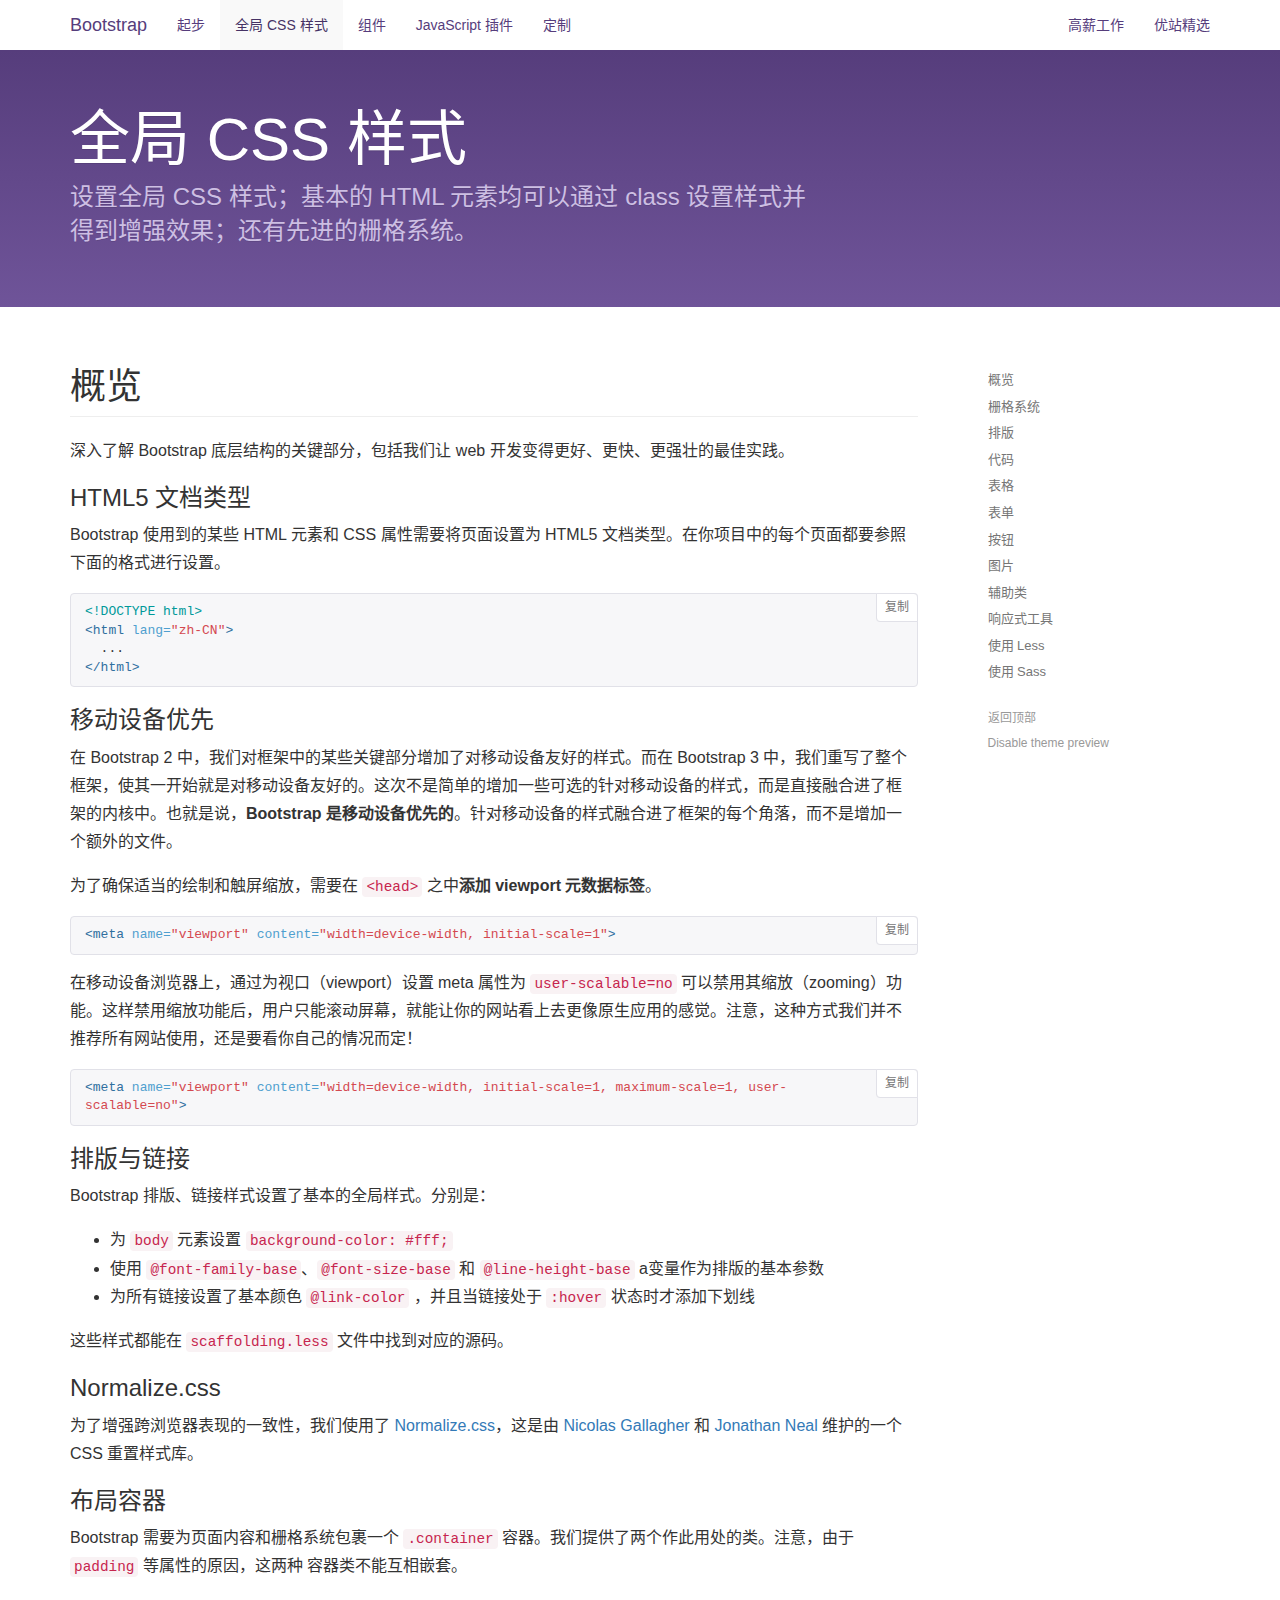
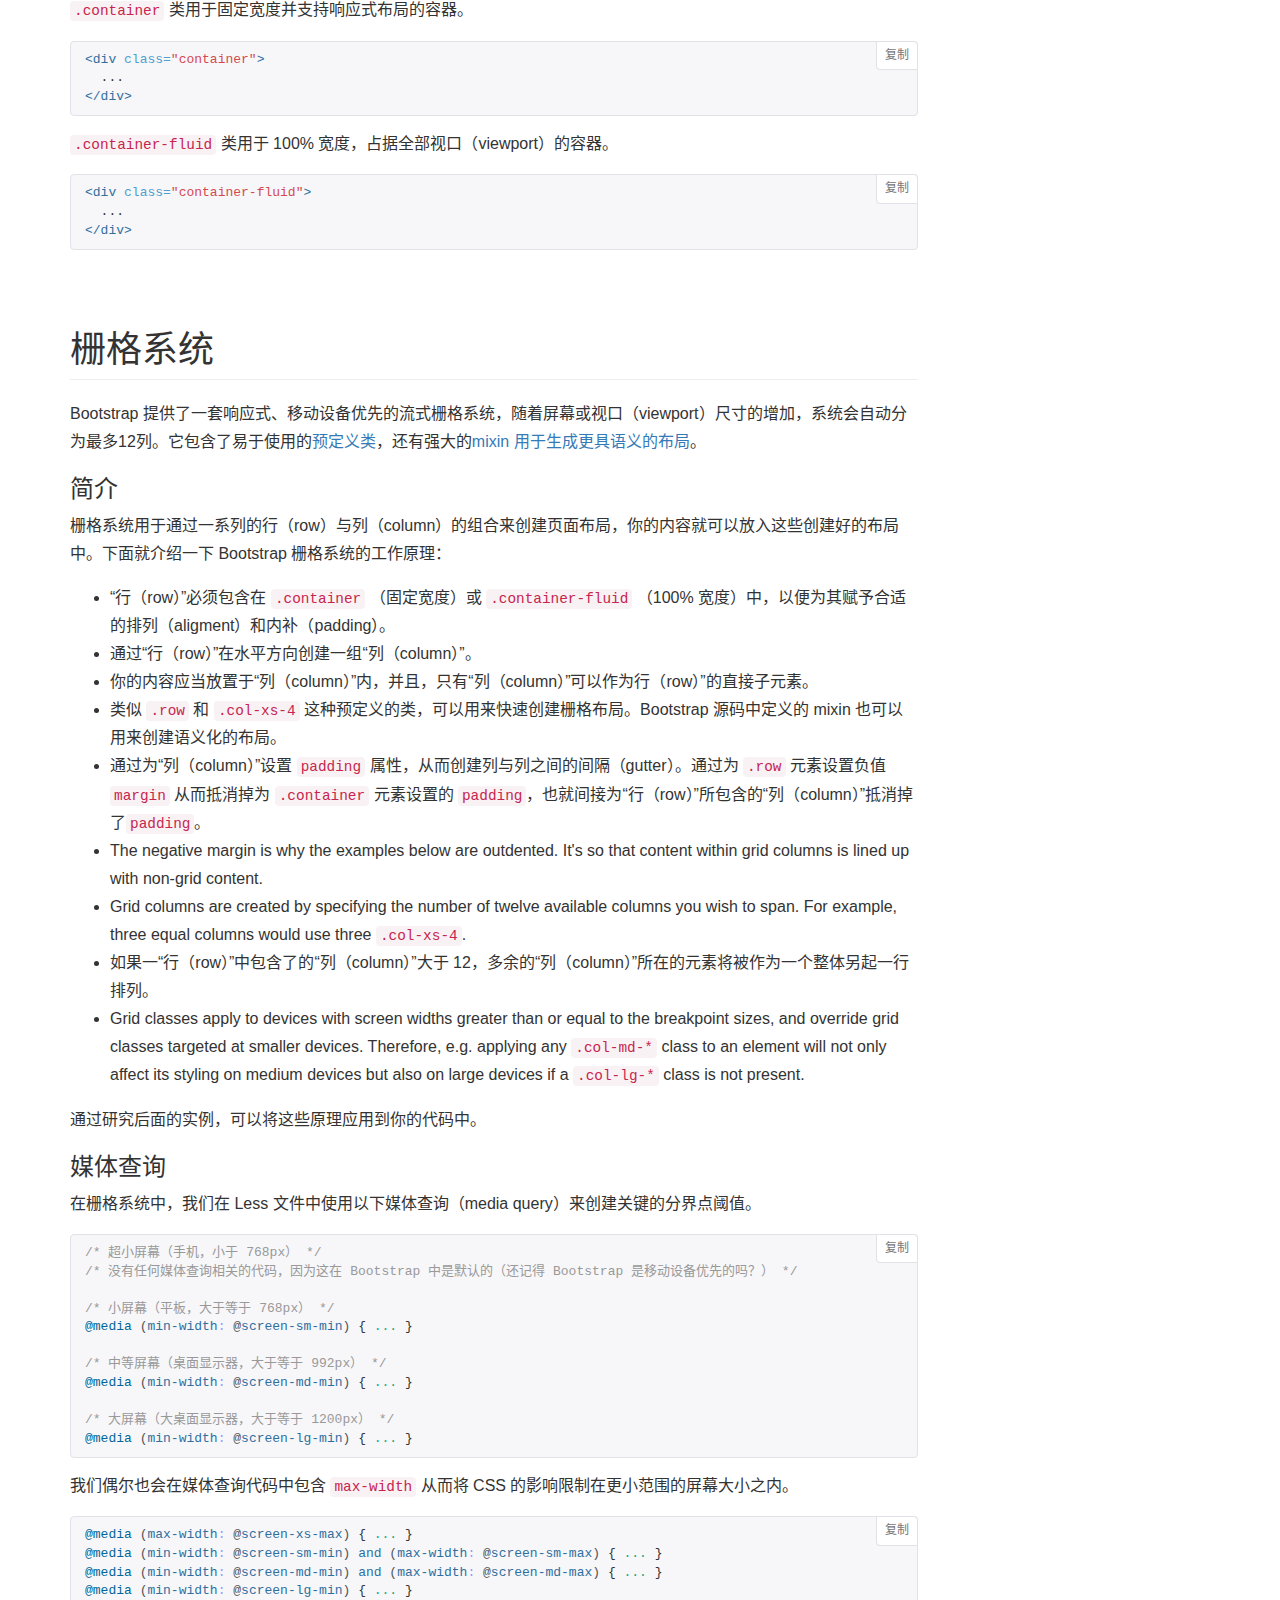
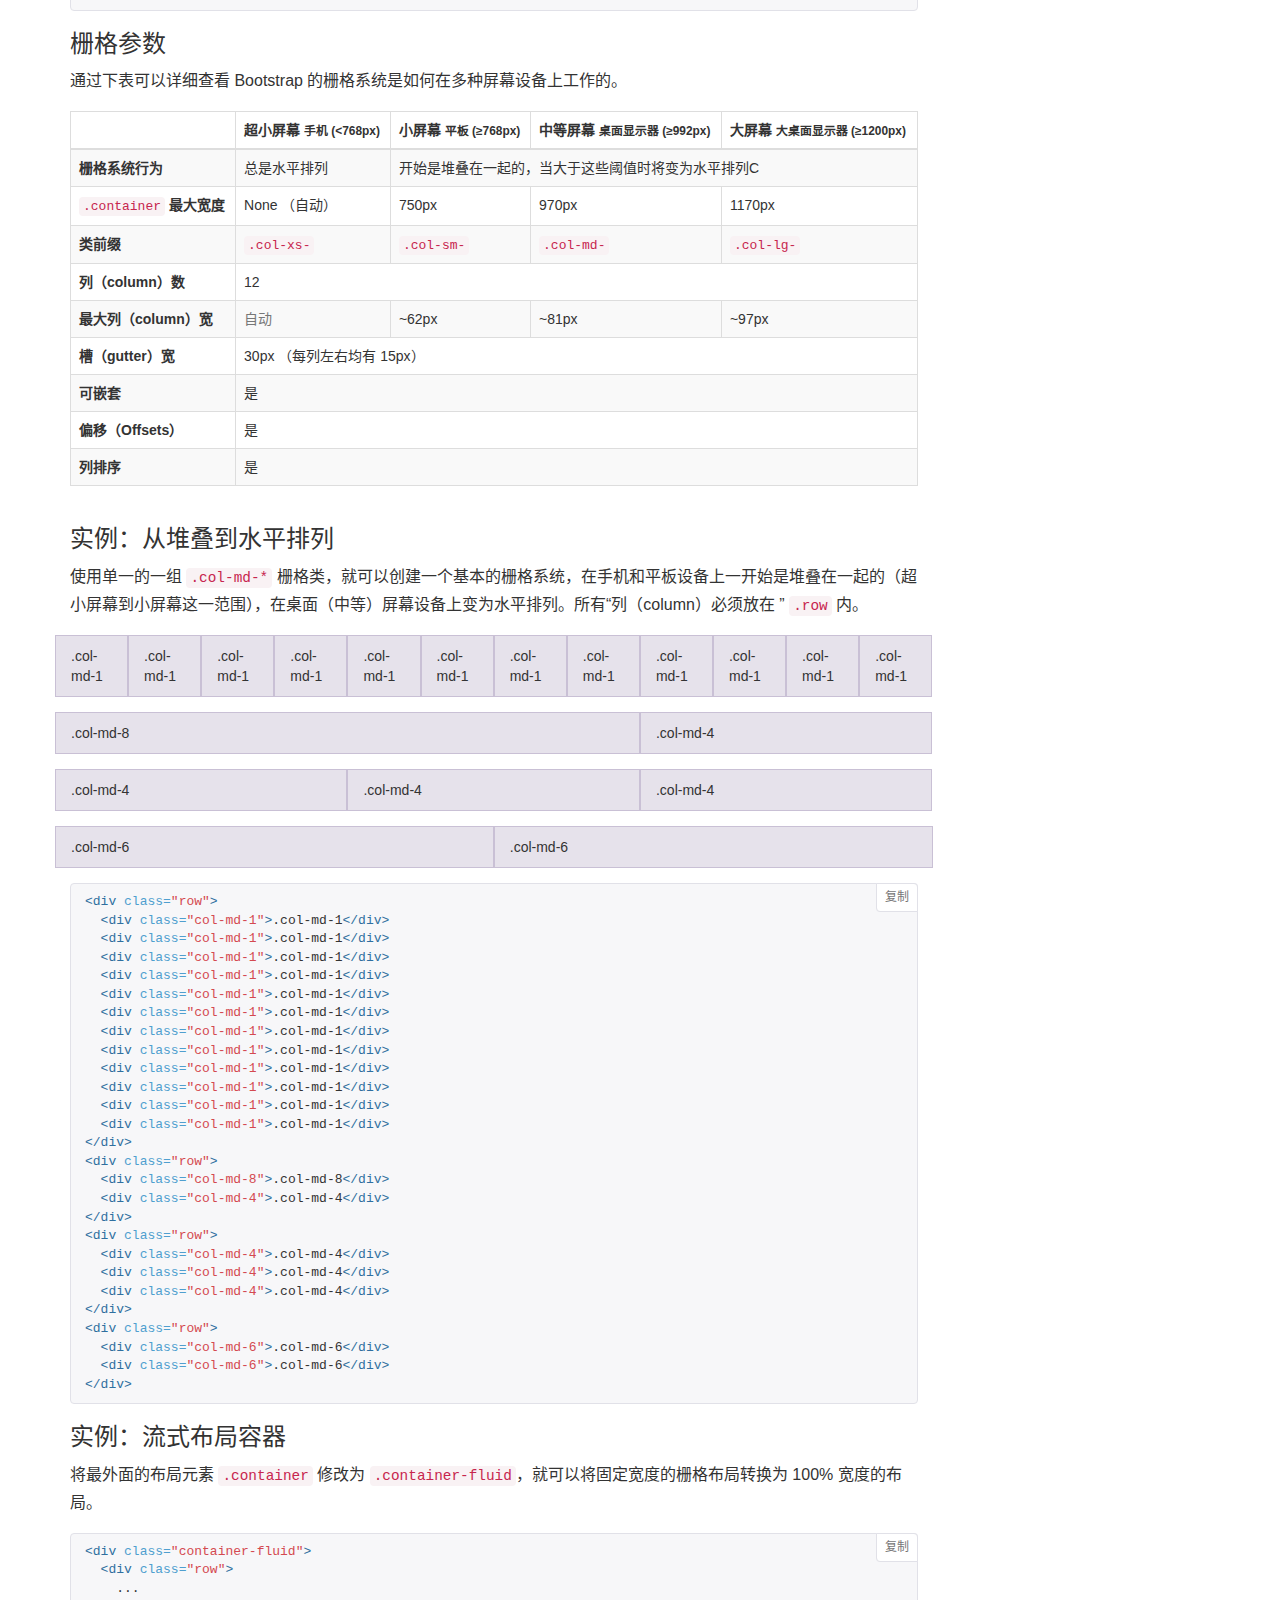
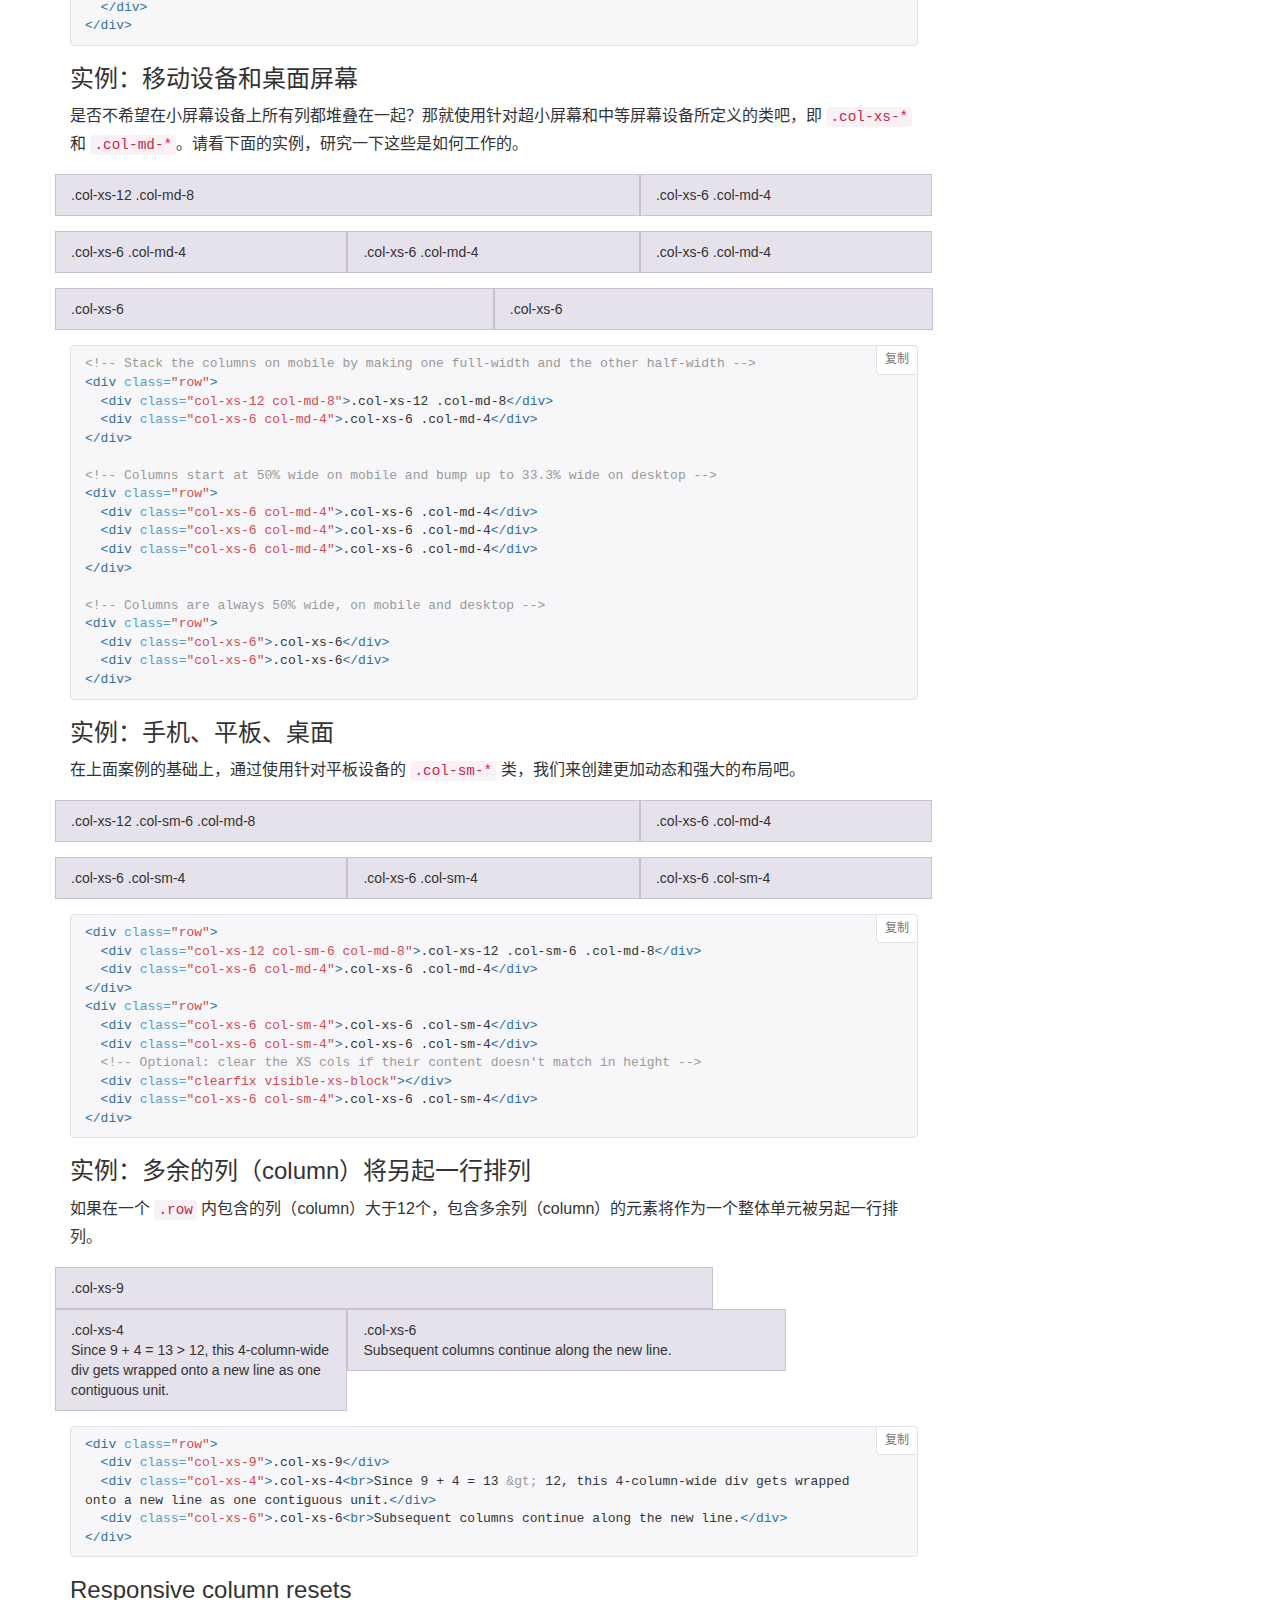
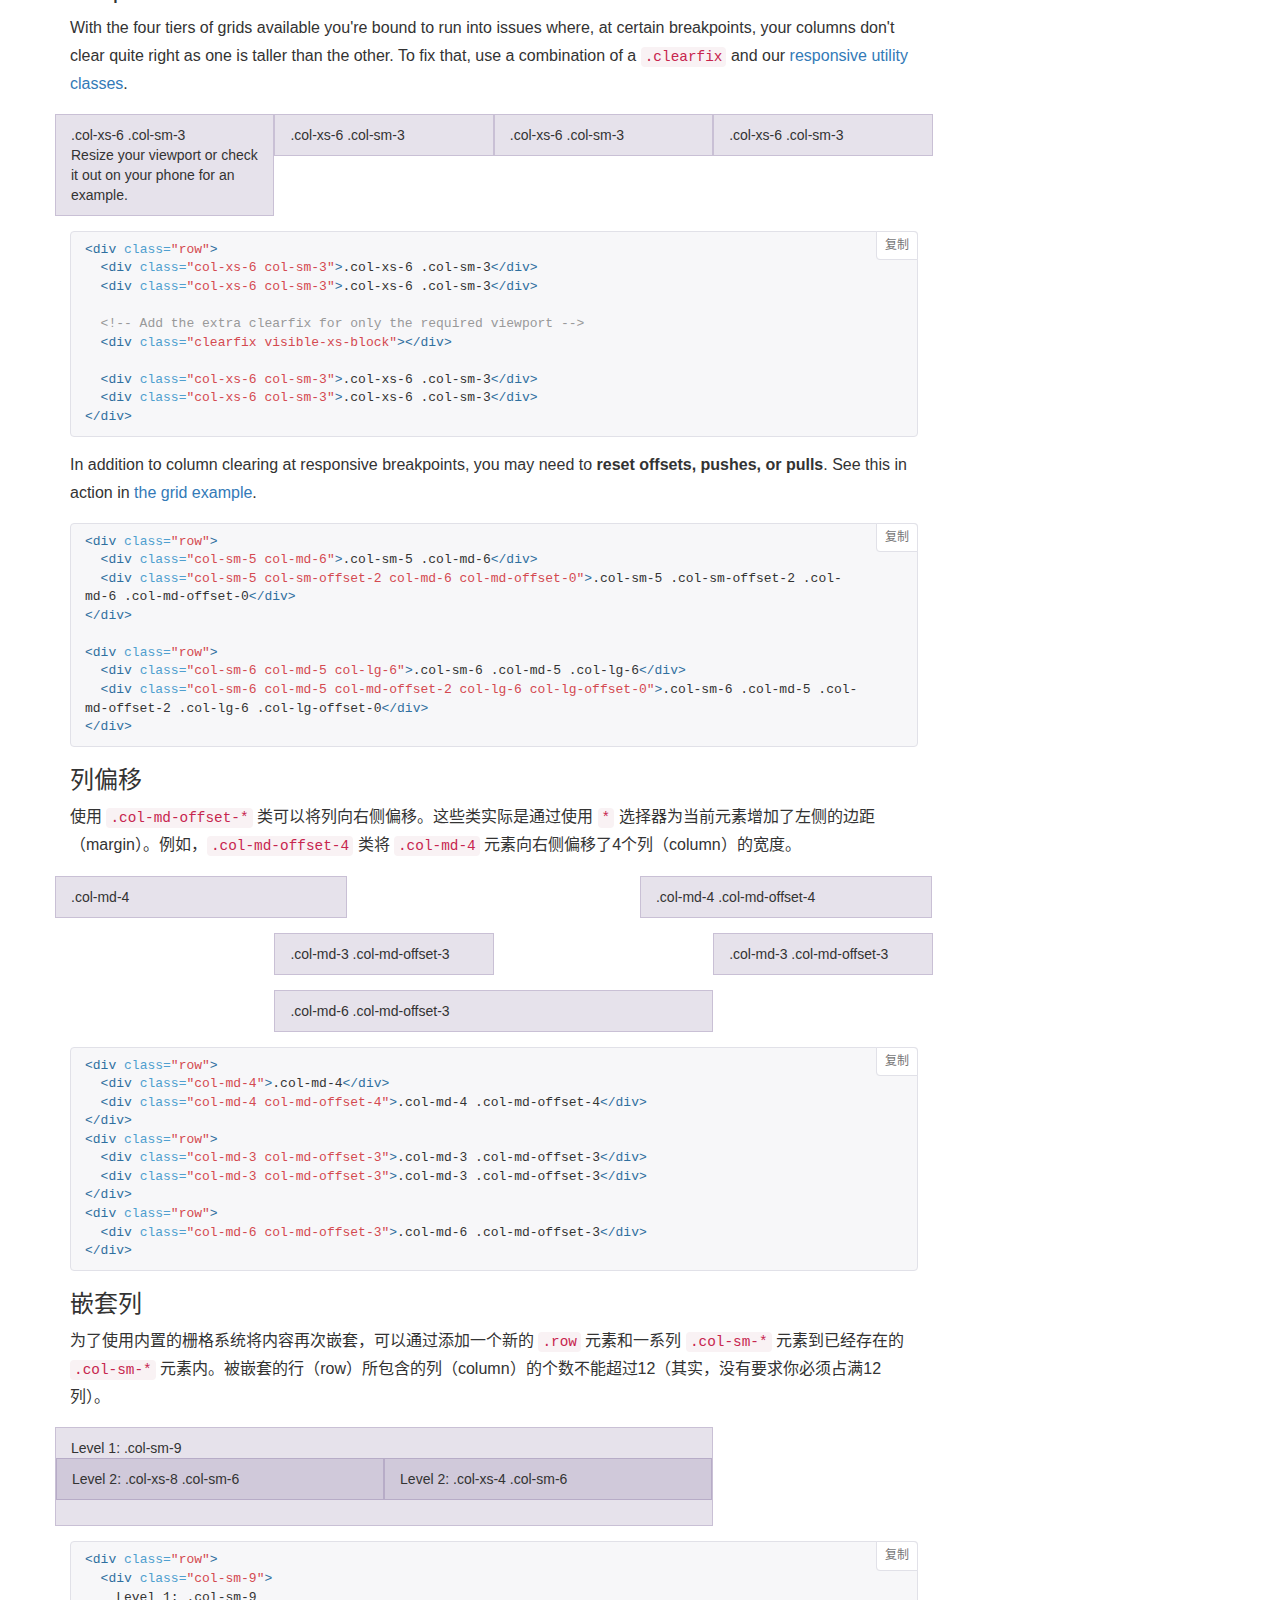
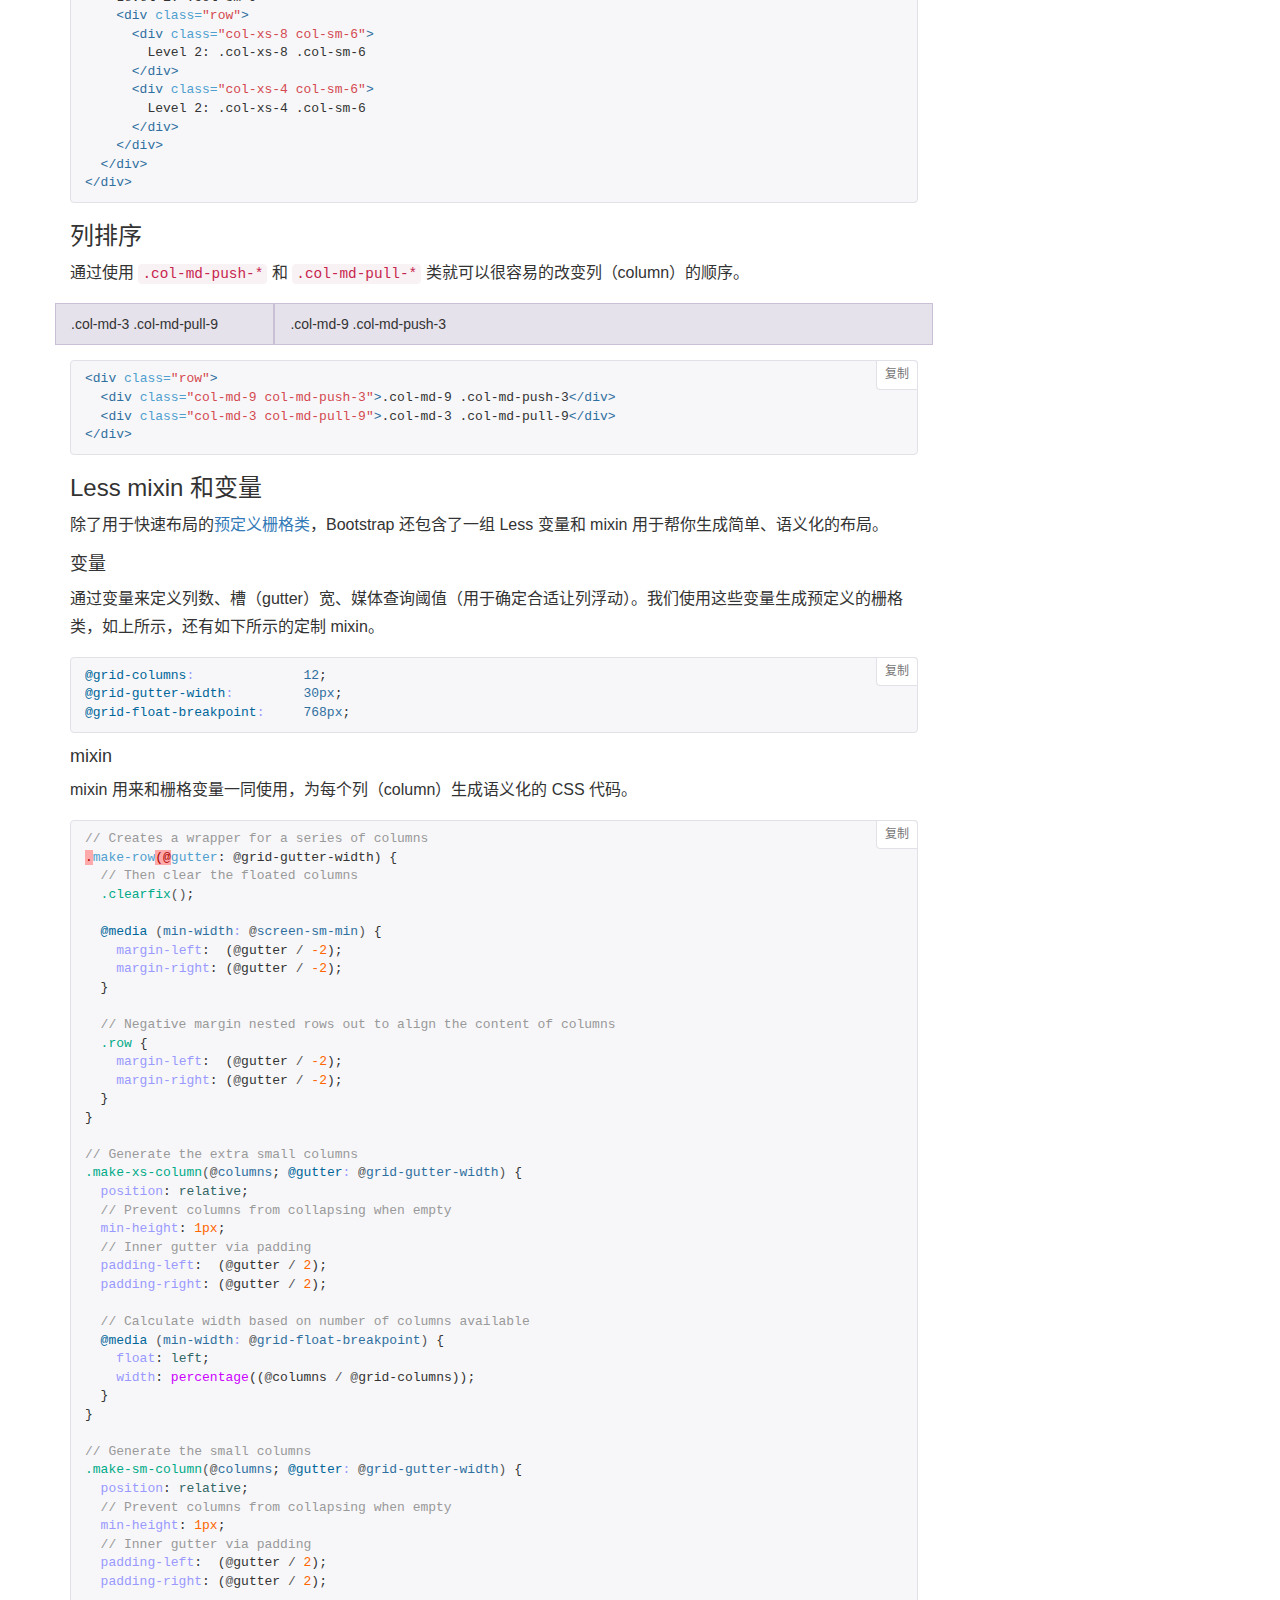
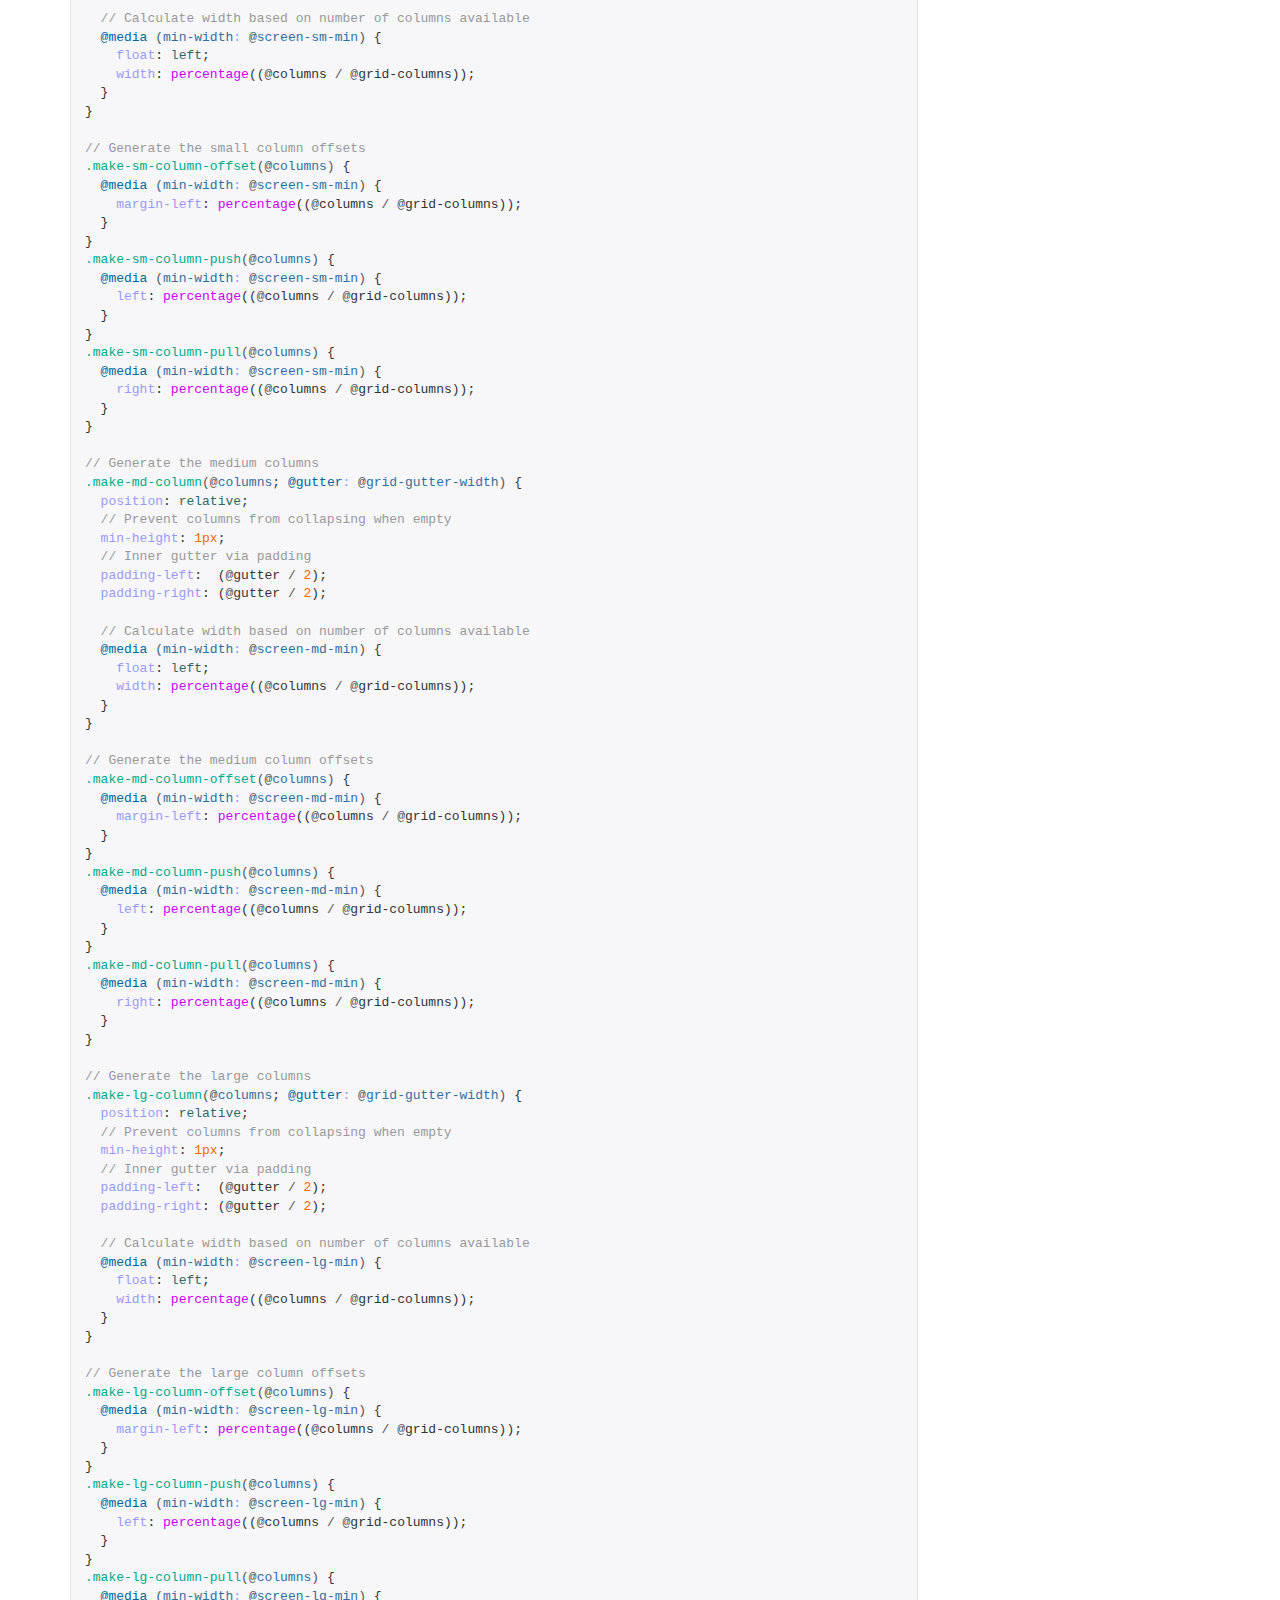
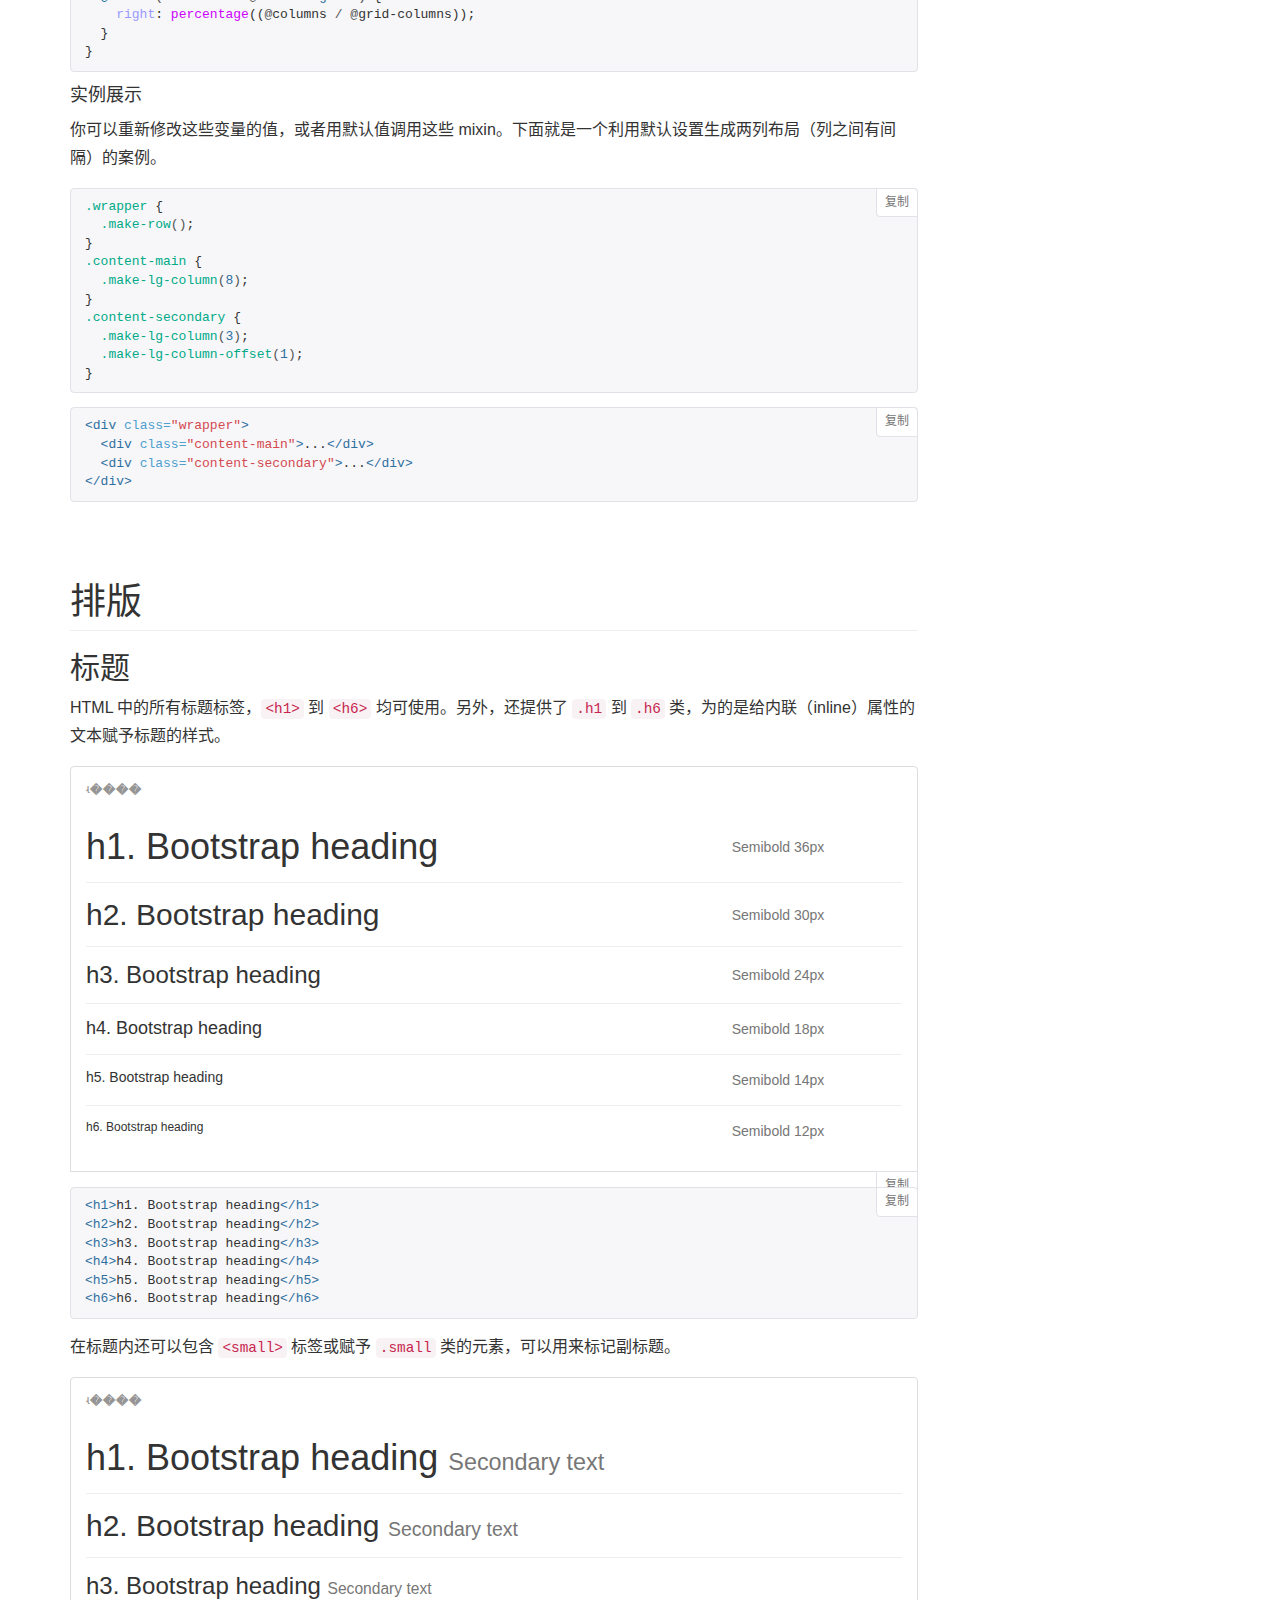
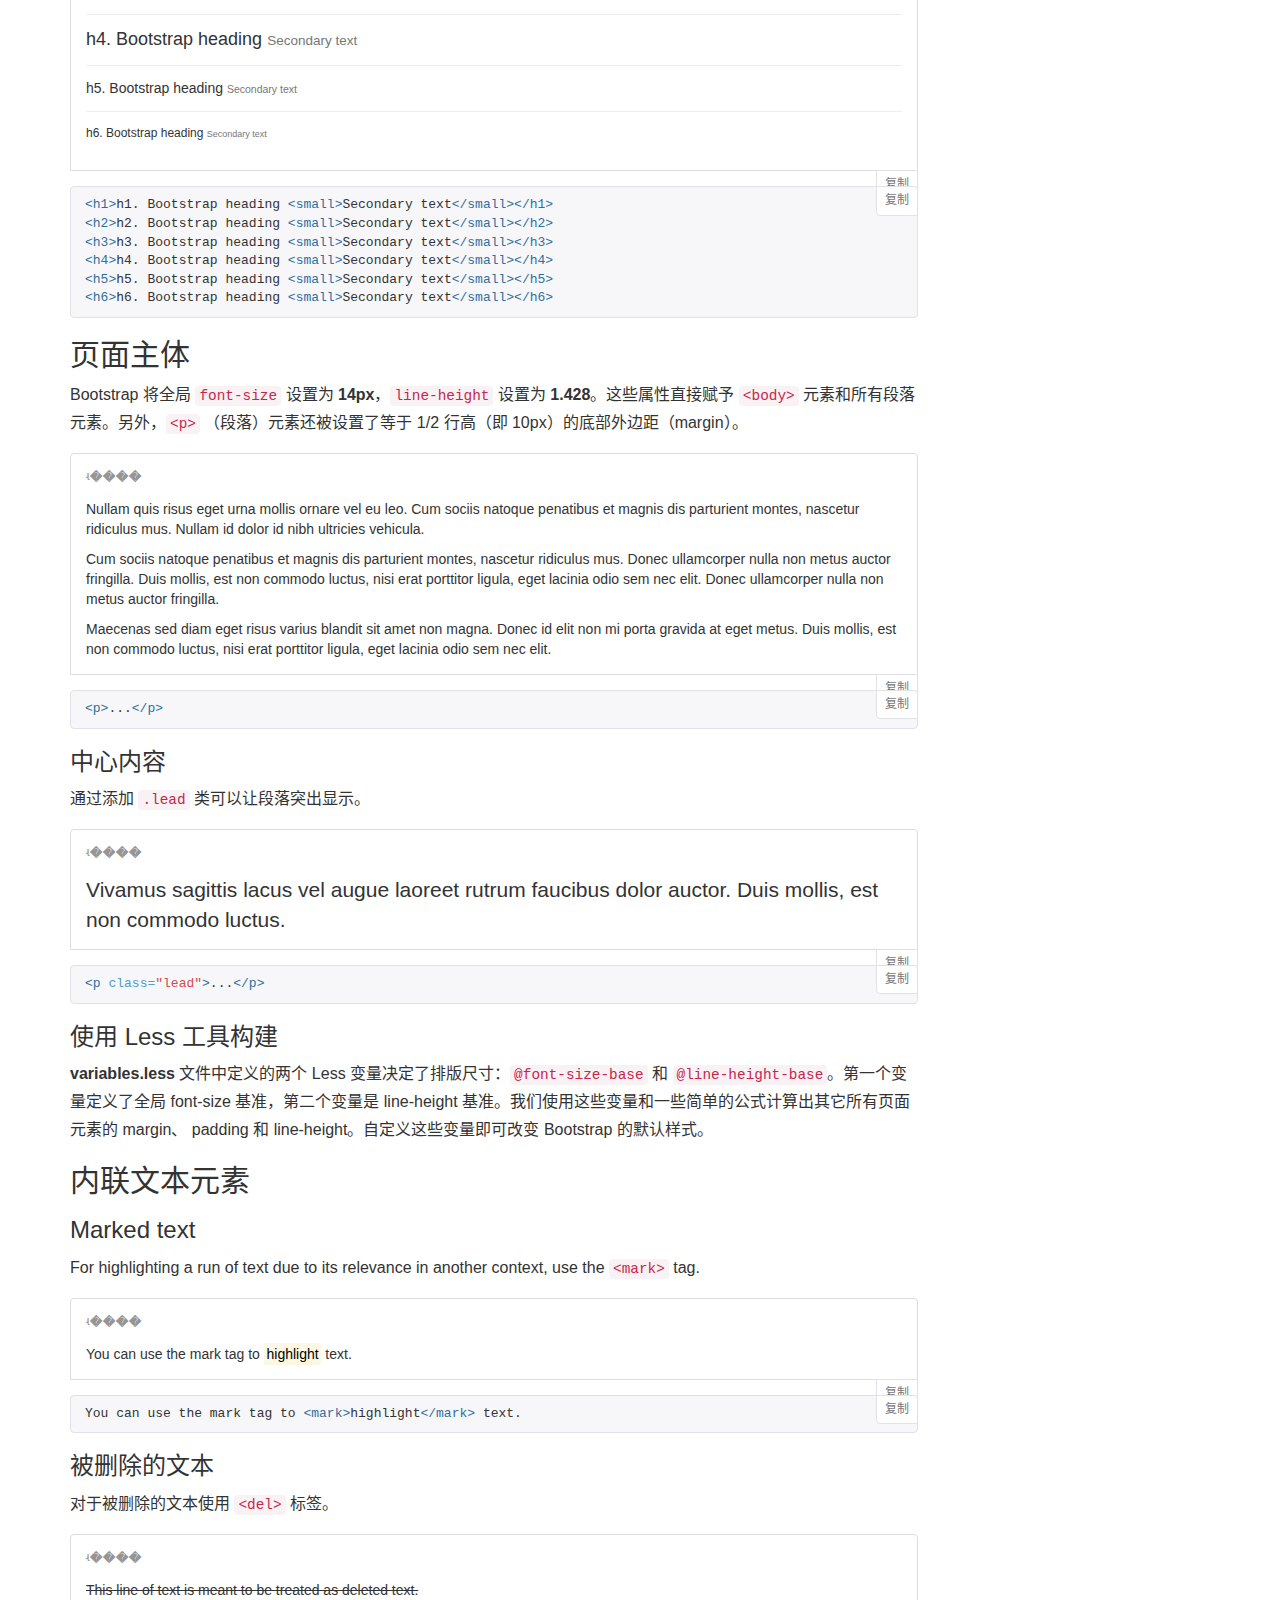
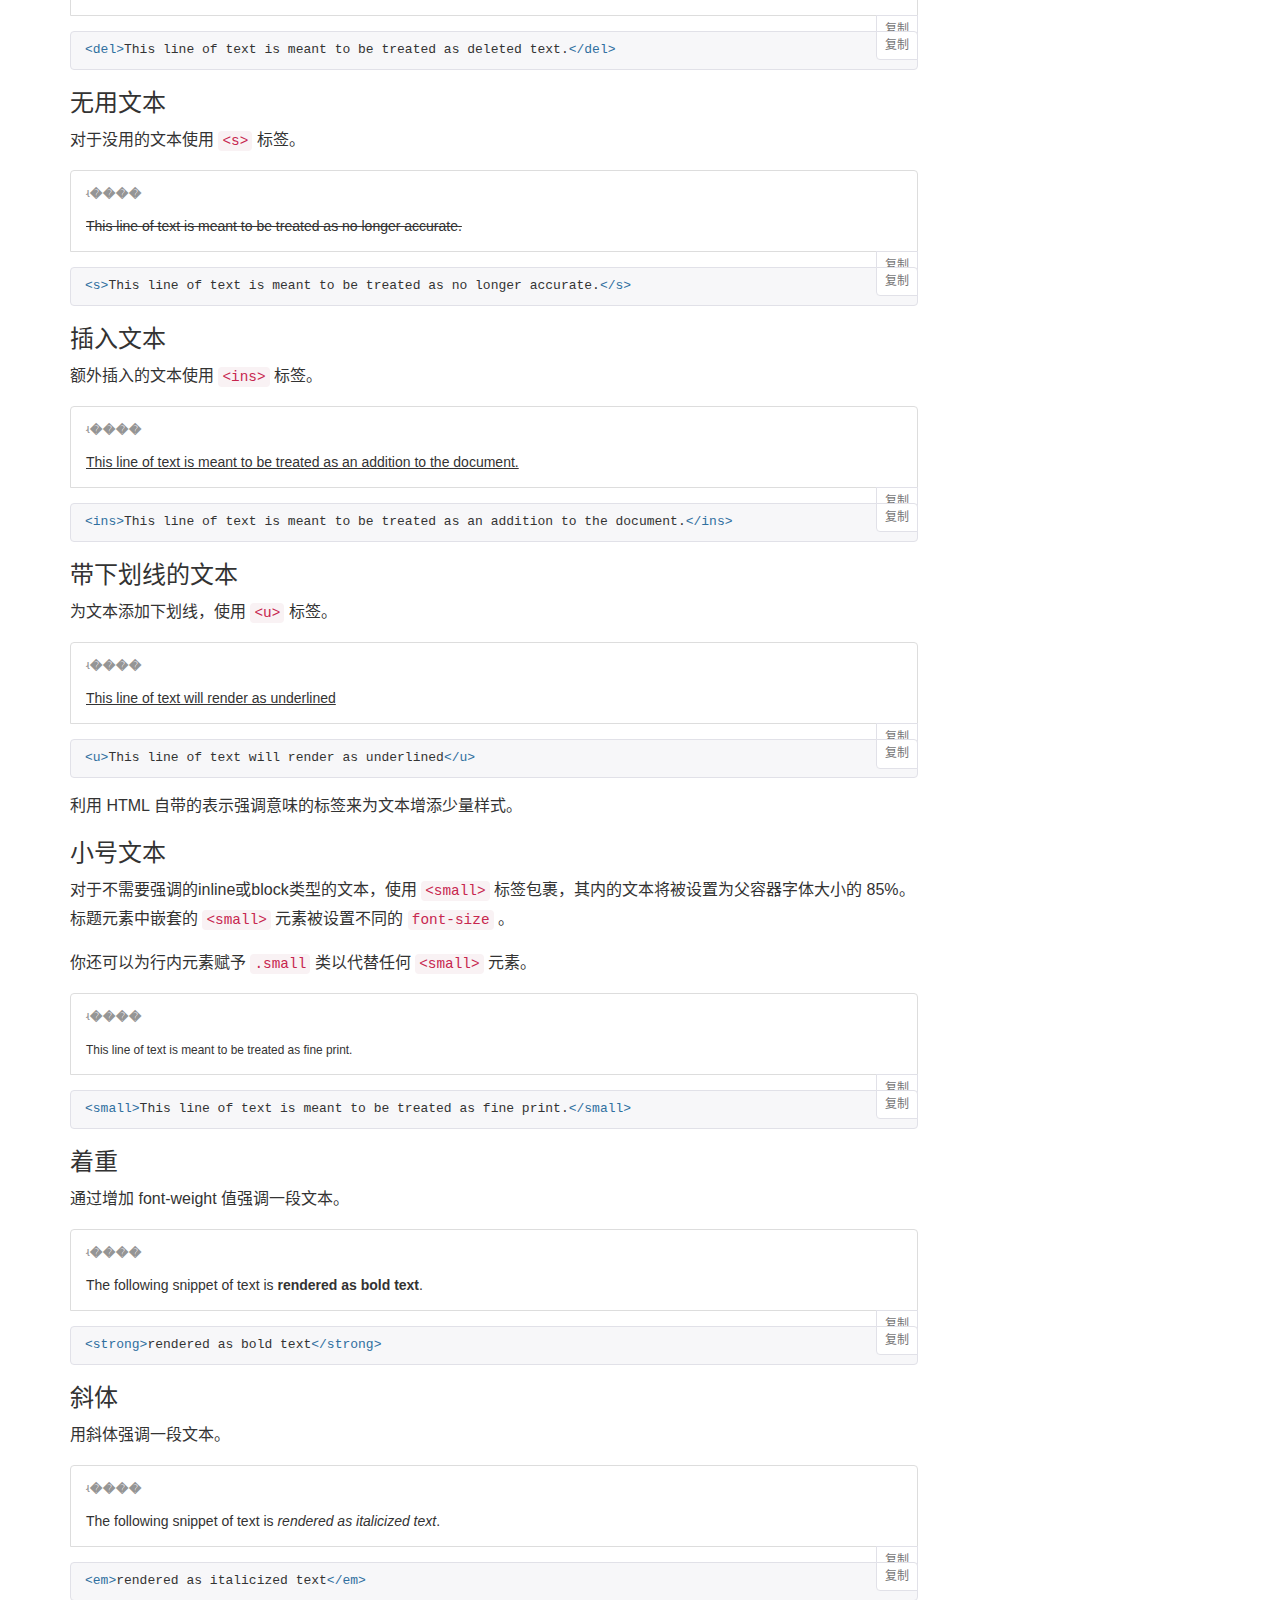
<file: cms/css/bootstrap3.2.2/全局 CSS 样式 · Bootstrap 中文文档.htm>
<!DOCTYPE html>
<!-- saved from url=(0026)全局 CSS 样式 · Bootstrap 中文文档.htm -->
<html lang="zh-cn"><head><meta http-equiv="Content-Type" content="text/html; charset=UTF-8">
    <!-- Meta, title, CSS, favicons, etc. -->
    <meta charset="utf-8">
<meta http-equiv="X-UA-Compatible" content="IE=edge">
<meta name="viewport" content="width=device-width, initial-scale=1">
<meta name="description" content="Bootstrap - 简洁、直观、强悍、移动设备优先的前端开发框架，让web开发更迅速、简单。">
<meta name="keywords" content="HTML, CSS, JS, JavaScript, framework, bootstrap, front-end, frontend, web development">
<meta name="author" content="Mark Otto, Jacob Thornton, and Bootstrap contributors">
<meta name="author" content="王赛 &lt;wangsai@bootcss.com&gt;">

<title>
  
    全局 CSS 样式 · Bootstrap 中文文档
  
</title>

<!-- Bootstrap core CSS -->
<link href="./css/bootstrap.min.css" rel="stylesheet">

  <!-- Optional Bootstrap Theme -->
  <link href="./css/bootstrap-theme.min.css" data-href="./css/bootstrap-theme.min.css" rel="stylesheet" id="bs-theme-stylesheet">

<link href="./css/patch.css" rel="stylesheet">

<!-- Documentation extras -->
<link href="./css/docs.min.css" rel="stylesheet">
<!--[if lt IE 9]><script src="../assets/js/ie8-responsive-file-warning.js"></script><![endif]-->
<script src="./全局 CSS 样式 · Bootstrap 中文文档_files/ie-emulation-modes-warning.js"></script>

<!-- HTML5 shim and Respond.js for IE8 support of HTML5 elements and media queries -->
<!--[if lt IE 9]>
  <script src="http://cdn.bootcss.com/html5shiv/3.7.2/html5shiv.min.js"></script>
  <script src="http://cdn.bootcss.com/respond.js/1.4.2/respond.min.js"></script>
<![endif]-->

<!-- Favicons -->
<link rel="apple-touch-icon" href="http://v3.bootcss.com/apple-touch-icon.png">
<link rel="icon" href="http://v3.bootcss.com/favicon.ico">
<script>
  var _hmt = _hmt || [];
</script>
  </head>
  <body>
    <a id="skippy" class="sr-only sr-only-focusable" href="全局 CSS 样式 · Bootstrap 中文文档.htm#content"><div class="container"><span class="skiplink-text">Skip to main content</span></div></a>

    <!-- Docs master nav -->
    <header class="navbar navbar-static-top bs-docs-nav" id="top" role="banner">
  <div class="container">
    <div class="navbar-header">
      <button class="navbar-toggle collapsed" type="button" data-toggle="collapse" data-target=".bs-navbar-collapse">
        <span class="sr-only">Toggle navigation</span>
        <span class="icon-bar"></span>
        <span class="icon-bar"></span>
        <span class="icon-bar"></span>
      </button>
      <a href="http://v3.bootcss.com/" class="navbar-brand">Bootstrap</a>
    </div>
    <nav class="collapse navbar-collapse bs-navbar-collapse">
      <ul class="nav navbar-nav">
        <li>
          <a href="起步 · Bootstrap 中文文档.htm">起步</a>
        </li>
        <li class="active">
          <a href="全局 CSS 样式 · Bootstrap 中文文档.htm">全局 CSS 样式</a>
        </li>
        <li>
          <a href="组件 · Bootstrap 中文文档.htm">组件</a>
        </li>
        <li>
          <a href="JavaScript 插件 · Bootstrap 中文文档.htm">JavaScript 插件</a>
        </li>
        <li>
          <a href="定制并下载 Bootstrap · Bootstrap 中文文档.htm">定制</a>
        </li>
      </ul>
      <ul class="nav navbar-nav navbar-right">
        <li><a href="http://job.bootcss.com/" onclick="_hmt.push([&#39;_trackEvent&#39;, &#39;docv3-navbar&#39;, &#39;click&#39;, &#39;doc-home-navbar-job&#39;])" target="_blank">高薪工作</a></li>
        <li><a href="http://expo.bootcss.com/" onclick="_hmt.push([&#39;_trackEvent&#39;, &#39;docv3-navbar&#39;, &#39;click&#39;, &#39;doc-home-navbar-expo&#39;])" target="_blank">优站精选</a></li>
      </ul>
    </nav>
  </div>
</header>


    <!-- Docs page layout -->
    <div class="bs-docs-header" id="content">
      <div class="container">
        <h1>全局 CSS 样式</h1>
        <p>设置全局 CSS 样式；基本的 HTML 元素均可以通过 class 设置样式并得到增强效果；还有先进的栅格系统。</p>
      </div>
    </div>

    <div class="container bs-docs-container">

      <div class="row">
        <div class="col-md-9" role="main">
          <div class="bs-docs-section">
  <h1 id="overview" class="page-header">概览</h1>

  <p class="lead">深入了解 Bootstrap 底层结构的关键部分，包括我们让 web 开发变得更好、更快、更强壮的最佳实践。</p>

  <h3 id="overview-doctype">HTML5 文档类型</h3>
  <p>Bootstrap 使用到的某些 HTML 元素和 CSS 属性需要将页面设置为 HTML5 文档类型。在你项目中的每个页面都要参照下面的格式进行设置。</p>
<div class="zero-clipboard"><span class="btn-clipboard">复制</span></div><div class="highlight"><pre><code class="language-html" data-lang="html"><span class="cp">&lt;!DOCTYPE html&gt;</span>
<span class="nt">&lt;html</span> <span class="na">lang=</span><span class="s">"zh-CN"</span><span class="nt">&gt;</span>
  ...
<span class="nt">&lt;/html&gt;</span></code></pre></div>

  <h3 id="overview-mobile">移动设备优先</h3>
  <p>在 Bootstrap 2 中，我们对框架中的某些关键部分增加了对移动设备友好的样式。而在 Bootstrap 3 中，我们重写了整个框架，使其一开始就是对移动设备友好的。这次不是简单的增加一些可选的针对移动设备的样式，而是直接融合进了框架的内核中。也就是说，<strong>Bootstrap 是移动设备优先的</strong>。针对移动设备的样式融合进了框架的每个角落，而不是增加一个额外的文件。</p>
  <p>为了确保适当的绘制和触屏缩放，需要在 <code>&lt;head&gt;</code> 之中<strong>添加 viewport 元数据标签</strong>。</p>
<div class="zero-clipboard"><span class="btn-clipboard">复制</span></div><div class="highlight"><pre><code class="language-html" data-lang="html"><span class="nt">&lt;meta</span> <span class="na">name=</span><span class="s">"viewport"</span> <span class="na">content=</span><span class="s">"width=device-width, initial-scale=1"</span><span class="nt">&gt;</span></code></pre></div>
  <p>在移动设备浏览器上，通过为视口（viewport）设置 meta 属性为 <code>user-scalable=no</code> 可以禁用其缩放（zooming）功能。这样禁用缩放功能后，用户只能滚动屏幕，就能让你的网站看上去更像原生应用的感觉。注意，这种方式我们并不推荐所有网站使用，还是要看你自己的情况而定！</p>
<div class="zero-clipboard"><span class="btn-clipboard">复制</span></div><div class="highlight"><pre><code class="language-html" data-lang="html"><span class="nt">&lt;meta</span> <span class="na">name=</span><span class="s">"viewport"</span> <span class="na">content=</span><span class="s">"width=device-width, initial-scale=1, maximum-scale=1, user-scalable=no"</span><span class="nt">&gt;</span></code></pre></div>

  <h3 id="overview-type-links">排版与链接</h3>
  <p>Bootstrap 排版、链接样式设置了基本的全局样式。分别是：</p>
  <ul>
    <li>为 <code>body</code> 元素设置 <code>background-color: #fff;</code></li>
    <li>使用 <code>@font-family-base</code>、<code>@font-size-base</code> 和 <code>@line-height-base</code> a变量作为排版的基本参数</li>
    <li>为所有链接设置了基本颜色 <code>@link-color</code> ，并且当链接处于 <code>:hover</code> 状态时才添加下划线</li>
  </ul>
  <p>这些样式都能在 <code>scaffolding.less</code> 文件中找到对应的源码。</p>

  <h3 id="overview-normalize">Normalize.css</h3>
  <p>为了增强跨浏览器表现的一致性，我们使用了 <a href="http://necolas.github.io/normalize.css/" target="_blank">Normalize.css</a>，这是由 <a href="https://twitter.com/necolas" target="_blank">Nicolas Gallagher</a> 和 <a href="https://twitter.com/jon_neal" target="_blank">Jonathan Neal</a> 维护的一个CSS 重置样式库。</p>

  <h3 id="overview-container">布局容器</h3>
  <p>Bootstrap 需要为页面内容和栅格系统包裹一个 <code>.container</code> 容器。我们提供了两个作此用处的类。注意，由于 <code>padding</code> 等属性的原因，这两种 容器类不能互相嵌套。</p>
  <p><code>.container</code> 类用于固定宽度并支持响应式布局的容器。</p>
<div class="zero-clipboard"><span class="btn-clipboard">复制</span></div><div class="highlight"><pre><code class="language-html" data-lang="html"><span class="nt">&lt;div</span> <span class="na">class=</span><span class="s">"container"</span><span class="nt">&gt;</span>
  ...
<span class="nt">&lt;/div&gt;</span></code></pre></div>
  <p><code>.container-fluid</code> 类用于 100% 宽度，占据全部视口（viewport）的容器。</p>
<div class="zero-clipboard"><span class="btn-clipboard">复制</span></div><div class="highlight"><pre><code class="language-html" data-lang="html"><span class="nt">&lt;div</span> <span class="na">class=</span><span class="s">"container-fluid"</span><span class="nt">&gt;</span>
  ...
<span class="nt">&lt;/div&gt;</span></code></pre></div>
</div>

<div class="bs-docs-section">
  <h1 id="grid" class="page-header">栅格系统</h1>

  <p class="lead">Bootstrap 提供了一套响应式、移动设备优先的流式栅格系统，随着屏幕或视口（viewport）尺寸的增加，系统会自动分为最多12列。它包含了易于使用的<a href="全局 CSS 样式 · Bootstrap 中文文档.htm#grid-example-basic">预定义类</a>，还有强大的<a href="全局 CSS 样式 · Bootstrap 中文文档.htm#grid-less">mixin 用于生成更具语义的布局</a>。</p>

  <h3 id="grid-intro">简介</h3>
  <p>栅格系统用于通过一系列的行（row）与列（column）的组合来创建页面布局，你的内容就可以放入这些创建好的布局中。下面就介绍一下 Bootstrap 栅格系统的工作原理：</p>
  <ul>
    <li>“行（row）”必须包含在 <code>.container</code> （固定宽度）或 <code>.container-fluid</code> （100% 宽度）中，以便为其赋予合适的排列（aligment）和内补（padding）。</li>
    <li>通过“行（row）”在水平方向创建一组“列（column）”。</li>
    <li>你的内容应当放置于“列（column）”内，并且，只有“列（column）”可以作为行（row）”的直接子元素。</li>
    <li>类似 <code>.row</code> 和 <code>.col-xs-4</code> 这种预定义的类，可以用来快速创建栅格布局。Bootstrap 源码中定义的 mixin 也可以用来创建语义化的布局。</li>
    <li>通过为“列（column）”设置 <code>padding</code> 属性，从而创建列与列之间的间隔（gutter）。通过为 <code>.row</code> 元素设置负值 <code>margin</code> 从而抵消掉为 <code>.container</code> 元素设置的 <code>padding</code>，也就间接为“行（row）”所包含的“列（column）”抵消掉了<code>padding</code>。</li>
    <li>The negative margin is why the examples below are outdented. It's so that content within grid columns is lined up with non-grid content.</li>
    <li>Grid columns are created by specifying the number of twelve available columns you wish to span. For example, three equal columns would use three <code>.col-xs-4</code>.</li>
    <li>如果一“行（row）”中包含了的“列（column）”大于 12，多余的“列（column）”所在的元素将被作为一个整体另起一行排列。</li>
    <li>Grid classes apply to devices with screen widths greater than or equal to the breakpoint sizes, and override grid classes targeted at smaller devices. Therefore, e.g. applying any <code>.col-md-*</code> class to an element will not only affect its styling on medium devices but also on large devices if a <code>.col-lg-*</code> class is not present.</li>
  </ul>
  <p>通过研究后面的实例，可以将这些原理应用到你的代码中。</p>

  <h3 id="grid-media-queries">媒体查询</h3>
  <p>在栅格系统中，我们在 Less 文件中使用以下媒体查询（media query）来创建关键的分界点阈值。</p>
<div class="zero-clipboard"><span class="btn-clipboard">复制</span></div><div class="highlight"><pre><code class="language-scss" data-lang="scss"><span class="cm">/* 超小屏幕（手机，小于 768px） */</span>
<span class="cm">/* 没有任何媒体查询相关的代码，因为这在 Bootstrap 中是默认的（还记得 Bootstrap 是移动设备优先的吗？） */</span>

<span class="cm">/* 小屏幕（平板，大于等于 768px） */</span>
<span class="k">@media</span> <span class="o">(</span><span class="nt">min-width</span><span class="nd">:</span> <span class="o">@</span><span class="nt">screen-sm-min</span><span class="o">)</span> <span class="p">{</span> <span class="nc">...</span> <span class="p">}</span>

<span class="cm">/* 中等屏幕（桌面显示器，大于等于 992px） */</span>
<span class="k">@media</span> <span class="o">(</span><span class="nt">min-width</span><span class="nd">:</span> <span class="o">@</span><span class="nt">screen-md-min</span><span class="o">)</span> <span class="p">{</span> <span class="nc">...</span> <span class="p">}</span>

<span class="cm">/* 大屏幕（大桌面显示器，大于等于 1200px） */</span>
<span class="k">@media</span> <span class="o">(</span><span class="nt">min-width</span><span class="nd">:</span> <span class="o">@</span><span class="nt">screen-lg-min</span><span class="o">)</span> <span class="p">{</span> <span class="nc">...</span> <span class="p">}</span></code></pre></div>
  <p>我们偶尔也会在媒体查询代码中包含 <code>max-width</code> 从而将 CSS 的影响限制在更小范围的屏幕大小之内。</p>
<div class="zero-clipboard"><span class="btn-clipboard">复制</span></div><div class="highlight"><pre><code class="language-scss" data-lang="scss"><span class="k">@media</span> <span class="o">(</span><span class="nt">max-width</span><span class="nd">:</span> <span class="o">@</span><span class="nt">screen-xs-max</span><span class="o">)</span> <span class="p">{</span> <span class="nc">...</span> <span class="p">}</span>
<span class="k">@media</span> <span class="o">(</span><span class="nt">min-width</span><span class="nd">:</span> <span class="o">@</span><span class="nt">screen-sm-min</span><span class="o">)</span> <span class="nt">and</span> <span class="o">(</span><span class="nt">max-width</span><span class="nd">:</span> <span class="o">@</span><span class="nt">screen-sm-max</span><span class="o">)</span> <span class="p">{</span> <span class="nc">...</span> <span class="p">}</span>
<span class="k">@media</span> <span class="o">(</span><span class="nt">min-width</span><span class="nd">:</span> <span class="o">@</span><span class="nt">screen-md-min</span><span class="o">)</span> <span class="nt">and</span> <span class="o">(</span><span class="nt">max-width</span><span class="nd">:</span> <span class="o">@</span><span class="nt">screen-md-max</span><span class="o">)</span> <span class="p">{</span> <span class="nc">...</span> <span class="p">}</span>
<span class="k">@media</span> <span class="o">(</span><span class="nt">min-width</span><span class="nd">:</span> <span class="o">@</span><span class="nt">screen-lg-min</span><span class="o">)</span> <span class="p">{</span> <span class="nc">...</span> <span class="p">}</span></code></pre></div>

  <h3 id="grid-options">栅格参数</h3>
  <p>通过下表可以详细查看 Bootstrap 的栅格系统是如何在多种屏幕设备上工作的。</p>
  <div class="table-responsive">
    <table class="table table-bordered table-striped">
      <thead>
        <tr>
          <th></th>
          <th>
            超小屏幕
            <small>手机 (&lt;768px)</small>
          </th>
          <th>
            小屏幕
            <small>平板 (≥768px)</small>
          </th>
          <th>
            中等屏幕
            <small>桌面显示器 (≥992px)</small>
          </th>
          <th>
            大屏幕
            <small>大桌面显示器 (≥1200px)</small>
          </th>
        </tr>
      </thead>
      <tbody>
        <tr>
          <th class="text-nowrap" scope="row">栅格系统行为</th>
          <td>总是水平排列</td>
          <td colspan="3">开始是堆叠在一起的，当大于这些阈值时将变为水平排列C</td>
        </tr>
        <tr>
          <th class="text-nowrap" scope="row"><code>.container</code> 最大宽度</th>
          <td>None （自动）</td>
          <td>750px</td>
          <td>970px</td>
          <td>1170px</td>
        </tr>
        <tr>
          <th class="text-nowrap" scope="row">类前缀</th>
          <td><code>.col-xs-</code></td>
          <td><code>.col-sm-</code></td>
          <td><code>.col-md-</code></td>
          <td><code>.col-lg-</code></td>
        </tr>
        <tr>
          <th class="text-nowrap" scope="row">列（column）数</th>
          <td colspan="4">12</td>
        </tr>
        <tr>
          <th class="text-nowrap" scope="row">最大列（column）宽</th>
          <td class="text-muted">自动</td>
          <td>~62px</td>
          <td>~81px</td>
          <td>~97px</td>
        </tr>
        <tr>
          <th class="text-nowrap" scope="row">槽（gutter）宽</th>
          <td colspan="4">30px （每列左右均有 15px）</td>
        </tr>
        <tr>
          <th class="text-nowrap" scope="row">可嵌套</th>
          <td colspan="4">是</td>
        </tr>
        <tr>
          <th class="text-nowrap" scope="row">偏移（Offsets）</th>
          <td colspan="4">是</td>
        </tr>
        <tr>
          <th class="text-nowrap" scope="row">列排序</th>
          <td colspan="4">是</td>
        </tr>
      </tbody>
    </table>
  </div>

  <h3 id="grid-example-basic">实例：从堆叠到水平排列</h3>
  <p>使用单一的一组 <code>.col-md-*</code> 栅格类，就可以创建一个基本的栅格系统，在手机和平板设备上一开始是堆叠在一起的（超小屏幕到小屏幕这一范围），在桌面（中等）屏幕设备上变为水平排列。所有“列（column）必须放在 ” <code>.row</code> 内。</p>
  <div class="bs-docs-grid">
    <div class="row show-grid">
      <div class="col-md-1">.col-md-1</div>
      <div class="col-md-1">.col-md-1</div>
      <div class="col-md-1">.col-md-1</div>
      <div class="col-md-1">.col-md-1</div>
      <div class="col-md-1">.col-md-1</div>
      <div class="col-md-1">.col-md-1</div>
      <div class="col-md-1">.col-md-1</div>
      <div class="col-md-1">.col-md-1</div>
      <div class="col-md-1">.col-md-1</div>
      <div class="col-md-1">.col-md-1</div>
      <div class="col-md-1">.col-md-1</div>
      <div class="col-md-1">.col-md-1</div>
    </div>
    <div class="row show-grid">
      <div class="col-md-8">.col-md-8</div>
      <div class="col-md-4">.col-md-4</div>
    </div>
    <div class="row show-grid">
      <div class="col-md-4">.col-md-4</div>
      <div class="col-md-4">.col-md-4</div>
      <div class="col-md-4">.col-md-4</div>
    </div>
    <div class="row show-grid">
      <div class="col-md-6">.col-md-6</div>
      <div class="col-md-6">.col-md-6</div>
    </div>
  </div>
<div class="zero-clipboard"><span class="btn-clipboard">复制</span></div><div class="highlight"><pre><code class="language-html" data-lang="html"><span class="nt">&lt;div</span> <span class="na">class=</span><span class="s">"row"</span><span class="nt">&gt;</span>
  <span class="nt">&lt;div</span> <span class="na">class=</span><span class="s">"col-md-1"</span><span class="nt">&gt;</span>.col-md-1<span class="nt">&lt;/div&gt;</span>
  <span class="nt">&lt;div</span> <span class="na">class=</span><span class="s">"col-md-1"</span><span class="nt">&gt;</span>.col-md-1<span class="nt">&lt;/div&gt;</span>
  <span class="nt">&lt;div</span> <span class="na">class=</span><span class="s">"col-md-1"</span><span class="nt">&gt;</span>.col-md-1<span class="nt">&lt;/div&gt;</span>
  <span class="nt">&lt;div</span> <span class="na">class=</span><span class="s">"col-md-1"</span><span class="nt">&gt;</span>.col-md-1<span class="nt">&lt;/div&gt;</span>
  <span class="nt">&lt;div</span> <span class="na">class=</span><span class="s">"col-md-1"</span><span class="nt">&gt;</span>.col-md-1<span class="nt">&lt;/div&gt;</span>
  <span class="nt">&lt;div</span> <span class="na">class=</span><span class="s">"col-md-1"</span><span class="nt">&gt;</span>.col-md-1<span class="nt">&lt;/div&gt;</span>
  <span class="nt">&lt;div</span> <span class="na">class=</span><span class="s">"col-md-1"</span><span class="nt">&gt;</span>.col-md-1<span class="nt">&lt;/div&gt;</span>
  <span class="nt">&lt;div</span> <span class="na">class=</span><span class="s">"col-md-1"</span><span class="nt">&gt;</span>.col-md-1<span class="nt">&lt;/div&gt;</span>
  <span class="nt">&lt;div</span> <span class="na">class=</span><span class="s">"col-md-1"</span><span class="nt">&gt;</span>.col-md-1<span class="nt">&lt;/div&gt;</span>
  <span class="nt">&lt;div</span> <span class="na">class=</span><span class="s">"col-md-1"</span><span class="nt">&gt;</span>.col-md-1<span class="nt">&lt;/div&gt;</span>
  <span class="nt">&lt;div</span> <span class="na">class=</span><span class="s">"col-md-1"</span><span class="nt">&gt;</span>.col-md-1<span class="nt">&lt;/div&gt;</span>
  <span class="nt">&lt;div</span> <span class="na">class=</span><span class="s">"col-md-1"</span><span class="nt">&gt;</span>.col-md-1<span class="nt">&lt;/div&gt;</span>
<span class="nt">&lt;/div&gt;</span>
<span class="nt">&lt;div</span> <span class="na">class=</span><span class="s">"row"</span><span class="nt">&gt;</span>
  <span class="nt">&lt;div</span> <span class="na">class=</span><span class="s">"col-md-8"</span><span class="nt">&gt;</span>.col-md-8<span class="nt">&lt;/div&gt;</span>
  <span class="nt">&lt;div</span> <span class="na">class=</span><span class="s">"col-md-4"</span><span class="nt">&gt;</span>.col-md-4<span class="nt">&lt;/div&gt;</span>
<span class="nt">&lt;/div&gt;</span>
<span class="nt">&lt;div</span> <span class="na">class=</span><span class="s">"row"</span><span class="nt">&gt;</span>
  <span class="nt">&lt;div</span> <span class="na">class=</span><span class="s">"col-md-4"</span><span class="nt">&gt;</span>.col-md-4<span class="nt">&lt;/div&gt;</span>
  <span class="nt">&lt;div</span> <span class="na">class=</span><span class="s">"col-md-4"</span><span class="nt">&gt;</span>.col-md-4<span class="nt">&lt;/div&gt;</span>
  <span class="nt">&lt;div</span> <span class="na">class=</span><span class="s">"col-md-4"</span><span class="nt">&gt;</span>.col-md-4<span class="nt">&lt;/div&gt;</span>
<span class="nt">&lt;/div&gt;</span>
<span class="nt">&lt;div</span> <span class="na">class=</span><span class="s">"row"</span><span class="nt">&gt;</span>
  <span class="nt">&lt;div</span> <span class="na">class=</span><span class="s">"col-md-6"</span><span class="nt">&gt;</span>.col-md-6<span class="nt">&lt;/div&gt;</span>
  <span class="nt">&lt;div</span> <span class="na">class=</span><span class="s">"col-md-6"</span><span class="nt">&gt;</span>.col-md-6<span class="nt">&lt;/div&gt;</span>
<span class="nt">&lt;/div&gt;</span></code></pre></div>

  <h3 id="grid-example-fluid">实例：流式布局容器</h3>
  <p>将最外面的布局元素 <code>.container</code> 修改为 <code>.container-fluid</code>，就可以将固定宽度的栅格布局转换为 100% 宽度的布局。</p>
<div class="zero-clipboard"><span class="btn-clipboard">复制</span></div><div class="highlight"><pre><code class="language-html" data-lang="html"><span class="nt">&lt;div</span> <span class="na">class=</span><span class="s">"container-fluid"</span><span class="nt">&gt;</span>
  <span class="nt">&lt;div</span> <span class="na">class=</span><span class="s">"row"</span><span class="nt">&gt;</span>
    ...
  <span class="nt">&lt;/div&gt;</span>
<span class="nt">&lt;/div&gt;</span></code></pre></div>

  <h3 id="grid-example-mixed">实例：移动设备和桌面屏幕</h3>
  <p>是否不希望在小屏幕设备上所有列都堆叠在一起？那就使用针对超小屏幕和中等屏幕设备所定义的类吧，即 <code>.col-xs-*</code> 和 <code>.col-md-*</code>。请看下面的实例，研究一下这些是如何工作的。</p>
  <div class="bs-docs-grid">
    <div class="row show-grid">
      <div class="col-xs-12 col-md-8">.col-xs-12 .col-md-8</div>
      <div class="col-xs-6 col-md-4">.col-xs-6 .col-md-4</div>
    </div>
    <div class="row show-grid">
      <div class="col-xs-6 col-md-4">.col-xs-6 .col-md-4</div>
      <div class="col-xs-6 col-md-4">.col-xs-6 .col-md-4</div>
      <div class="col-xs-6 col-md-4">.col-xs-6 .col-md-4</div>
    </div>
    <div class="row show-grid">
      <div class="col-xs-6">.col-xs-6</div>
      <div class="col-xs-6">.col-xs-6</div>
    </div>
  </div>
<div class="zero-clipboard"><span class="btn-clipboard">复制</span></div><div class="highlight"><pre><code class="language-html" data-lang="html"><span class="c">&lt;!-- Stack the columns on mobile by making one full-width and the other half-width --&gt;</span>
<span class="nt">&lt;div</span> <span class="na">class=</span><span class="s">"row"</span><span class="nt">&gt;</span>
  <span class="nt">&lt;div</span> <span class="na">class=</span><span class="s">"col-xs-12 col-md-8"</span><span class="nt">&gt;</span>.col-xs-12 .col-md-8<span class="nt">&lt;/div&gt;</span>
  <span class="nt">&lt;div</span> <span class="na">class=</span><span class="s">"col-xs-6 col-md-4"</span><span class="nt">&gt;</span>.col-xs-6 .col-md-4<span class="nt">&lt;/div&gt;</span>
<span class="nt">&lt;/div&gt;</span>

<span class="c">&lt;!-- Columns start at 50% wide on mobile and bump up to 33.3% wide on desktop --&gt;</span>
<span class="nt">&lt;div</span> <span class="na">class=</span><span class="s">"row"</span><span class="nt">&gt;</span>
  <span class="nt">&lt;div</span> <span class="na">class=</span><span class="s">"col-xs-6 col-md-4"</span><span class="nt">&gt;</span>.col-xs-6 .col-md-4<span class="nt">&lt;/div&gt;</span>
  <span class="nt">&lt;div</span> <span class="na">class=</span><span class="s">"col-xs-6 col-md-4"</span><span class="nt">&gt;</span>.col-xs-6 .col-md-4<span class="nt">&lt;/div&gt;</span>
  <span class="nt">&lt;div</span> <span class="na">class=</span><span class="s">"col-xs-6 col-md-4"</span><span class="nt">&gt;</span>.col-xs-6 .col-md-4<span class="nt">&lt;/div&gt;</span>
<span class="nt">&lt;/div&gt;</span>

<span class="c">&lt;!-- Columns are always 50% wide, on mobile and desktop --&gt;</span>
<span class="nt">&lt;div</span> <span class="na">class=</span><span class="s">"row"</span><span class="nt">&gt;</span>
  <span class="nt">&lt;div</span> <span class="na">class=</span><span class="s">"col-xs-6"</span><span class="nt">&gt;</span>.col-xs-6<span class="nt">&lt;/div&gt;</span>
  <span class="nt">&lt;div</span> <span class="na">class=</span><span class="s">"col-xs-6"</span><span class="nt">&gt;</span>.col-xs-6<span class="nt">&lt;/div&gt;</span>
<span class="nt">&lt;/div&gt;</span></code></pre></div>

  <h3 id="grid-example-mixed-complete">实例：手机、平板、桌面</h3>
  <p>在上面案例的基础上，通过使用针对平板设备的 <code>.col-sm-*</code> 类，我们来创建更加动态和强大的布局吧。</p>
  <div class="bs-docs-grid">
    <div class="row show-grid">
      <div class="col-xs-12 col-sm-6 col-md-8">.col-xs-12 .col-sm-6 .col-md-8</div>
      <div class="col-xs-6 col-md-4">.col-xs-6 .col-md-4</div>
    </div>
    <div class="row show-grid">
      <div class="col-xs-6 col-sm-4">.col-xs-6 .col-sm-4</div>
      <div class="col-xs-6 col-sm-4">.col-xs-6 .col-sm-4</div>
      <!-- Optional: clear the XS cols if their content doesn't match in height -->
      <div class="clearfix visible-xs-block"></div>
      <div class="col-xs-6 col-sm-4">.col-xs-6 .col-sm-4</div>
    </div>
  </div>
<div class="zero-clipboard"><span class="btn-clipboard">复制</span></div><div class="highlight"><pre><code class="language-html" data-lang="html"><span class="nt">&lt;div</span> <span class="na">class=</span><span class="s">"row"</span><span class="nt">&gt;</span>
  <span class="nt">&lt;div</span> <span class="na">class=</span><span class="s">"col-xs-12 col-sm-6 col-md-8"</span><span class="nt">&gt;</span>.col-xs-12 .col-sm-6 .col-md-8<span class="nt">&lt;/div&gt;</span>
  <span class="nt">&lt;div</span> <span class="na">class=</span><span class="s">"col-xs-6 col-md-4"</span><span class="nt">&gt;</span>.col-xs-6 .col-md-4<span class="nt">&lt;/div&gt;</span>
<span class="nt">&lt;/div&gt;</span>
<span class="nt">&lt;div</span> <span class="na">class=</span><span class="s">"row"</span><span class="nt">&gt;</span>
  <span class="nt">&lt;div</span> <span class="na">class=</span><span class="s">"col-xs-6 col-sm-4"</span><span class="nt">&gt;</span>.col-xs-6 .col-sm-4<span class="nt">&lt;/div&gt;</span>
  <span class="nt">&lt;div</span> <span class="na">class=</span><span class="s">"col-xs-6 col-sm-4"</span><span class="nt">&gt;</span>.col-xs-6 .col-sm-4<span class="nt">&lt;/div&gt;</span>
  <span class="c">&lt;!-- Optional: clear the XS cols if their content doesn't match in height --&gt;</span>
  <span class="nt">&lt;div</span> <span class="na">class=</span><span class="s">"clearfix visible-xs-block"</span><span class="nt">&gt;&lt;/div&gt;</span>
  <span class="nt">&lt;div</span> <span class="na">class=</span><span class="s">"col-xs-6 col-sm-4"</span><span class="nt">&gt;</span>.col-xs-6 .col-sm-4<span class="nt">&lt;/div&gt;</span>
<span class="nt">&lt;/div&gt;</span></code></pre></div>

  <h3 id="grid-example-wrapping">实例：多余的列（column）将另起一行排列</h3>
  <p>如果在一个 <code>.row</code> 内包含的列（column）大于12个，包含多余列（column）的元素将作为一个整体单元被另起一行排列。</p>
  <div class="bs-docs-grid">
    <div class="row show-grid">
      <div class="col-xs-9">.col-xs-9</div>
      <div class="col-xs-4">.col-xs-4<br>Since 9 + 4 = 13 &gt; 12, this 4-column-wide div gets wrapped onto a new line as one contiguous unit.</div>
      <div class="col-xs-6">.col-xs-6<br>Subsequent columns continue along the new line.</div>
    </div>
  </div>
<div class="zero-clipboard"><span class="btn-clipboard">复制</span></div><div class="highlight"><pre><code class="language-html" data-lang="html"><span class="nt">&lt;div</span> <span class="na">class=</span><span class="s">"row"</span><span class="nt">&gt;</span>
  <span class="nt">&lt;div</span> <span class="na">class=</span><span class="s">"col-xs-9"</span><span class="nt">&gt;</span>.col-xs-9<span class="nt">&lt;/div&gt;</span>
  <span class="nt">&lt;div</span> <span class="na">class=</span><span class="s">"col-xs-4"</span><span class="nt">&gt;</span>.col-xs-4<span class="nt">&lt;br&gt;</span>Since 9 + 4 = 13 <span class="ni">&amp;gt;</span> 12, this 4-column-wide div gets wrapped onto a new line as one contiguous unit.<span class="nt">&lt;/div&gt;</span>
  <span class="nt">&lt;div</span> <span class="na">class=</span><span class="s">"col-xs-6"</span><span class="nt">&gt;</span>.col-xs-6<span class="nt">&lt;br&gt;</span>Subsequent columns continue along the new line.<span class="nt">&lt;/div&gt;</span>
<span class="nt">&lt;/div&gt;</span></code></pre></div>

  <h3 id="grid-responsive-resets">Responsive column resets</h3>
  <p>With the four tiers of grids available you're bound to run into issues where, at certain breakpoints, your columns don't clear quite right as one is taller than the other. To fix that, use a combination of a <code>.clearfix</code> and our <a href="全局 CSS 样式 · Bootstrap 中文文档.htm#responsive-utilities">responsive utility classes</a>.</p>
  <div class="bs-docs-grid">
    <div class="row show-grid">
      <div class="col-xs-6 col-sm-3">
        .col-xs-6 .col-sm-3
        <br>
        Resize your viewport or check it out on your phone for an example.
      </div>
      <div class="col-xs-6 col-sm-3">.col-xs-6 .col-sm-3</div>

      <!-- Add the extra clearfix for only the required viewport -->
      <div class="clearfix visible-xs-block"></div>

      <div class="col-xs-6 col-sm-3">.col-xs-6 .col-sm-3</div>
      <div class="col-xs-6 col-sm-3">.col-xs-6 .col-sm-3</div>
    </div>
  </div>
<div class="zero-clipboard"><span class="btn-clipboard">复制</span></div><div class="highlight"><pre><code class="language-html" data-lang="html"><span class="nt">&lt;div</span> <span class="na">class=</span><span class="s">"row"</span><span class="nt">&gt;</span>
  <span class="nt">&lt;div</span> <span class="na">class=</span><span class="s">"col-xs-6 col-sm-3"</span><span class="nt">&gt;</span>.col-xs-6 .col-sm-3<span class="nt">&lt;/div&gt;</span>
  <span class="nt">&lt;div</span> <span class="na">class=</span><span class="s">"col-xs-6 col-sm-3"</span><span class="nt">&gt;</span>.col-xs-6 .col-sm-3<span class="nt">&lt;/div&gt;</span>

  <span class="c">&lt;!-- Add the extra clearfix for only the required viewport --&gt;</span>
  <span class="nt">&lt;div</span> <span class="na">class=</span><span class="s">"clearfix visible-xs-block"</span><span class="nt">&gt;&lt;/div&gt;</span>

  <span class="nt">&lt;div</span> <span class="na">class=</span><span class="s">"col-xs-6 col-sm-3"</span><span class="nt">&gt;</span>.col-xs-6 .col-sm-3<span class="nt">&lt;/div&gt;</span>
  <span class="nt">&lt;div</span> <span class="na">class=</span><span class="s">"col-xs-6 col-sm-3"</span><span class="nt">&gt;</span>.col-xs-6 .col-sm-3<span class="nt">&lt;/div&gt;</span>
<span class="nt">&lt;/div&gt;</span></code></pre></div>
  <p>In addition to column clearing at responsive breakpoints, you may need to <strong>reset offsets, pushes, or pulls</strong>. See this in action in <a href="http://v3.bootcss.com/examples/grid/">the grid example</a>.</p>
<div class="zero-clipboard"><span class="btn-clipboard">复制</span></div><div class="highlight"><pre><code class="language-html" data-lang="html"><span class="nt">&lt;div</span> <span class="na">class=</span><span class="s">"row"</span><span class="nt">&gt;</span>
  <span class="nt">&lt;div</span> <span class="na">class=</span><span class="s">"col-sm-5 col-md-6"</span><span class="nt">&gt;</span>.col-sm-5 .col-md-6<span class="nt">&lt;/div&gt;</span>
  <span class="nt">&lt;div</span> <span class="na">class=</span><span class="s">"col-sm-5 col-sm-offset-2 col-md-6 col-md-offset-0"</span><span class="nt">&gt;</span>.col-sm-5 .col-sm-offset-2 .col-md-6 .col-md-offset-0<span class="nt">&lt;/div&gt;</span>
<span class="nt">&lt;/div&gt;</span>

<span class="nt">&lt;div</span> <span class="na">class=</span><span class="s">"row"</span><span class="nt">&gt;</span>
  <span class="nt">&lt;div</span> <span class="na">class=</span><span class="s">"col-sm-6 col-md-5 col-lg-6"</span><span class="nt">&gt;</span>.col-sm-6 .col-md-5 .col-lg-6<span class="nt">&lt;/div&gt;</span>
  <span class="nt">&lt;div</span> <span class="na">class=</span><span class="s">"col-sm-6 col-md-5 col-md-offset-2 col-lg-6 col-lg-offset-0"</span><span class="nt">&gt;</span>.col-sm-6 .col-md-5 .col-md-offset-2 .col-lg-6 .col-lg-offset-0<span class="nt">&lt;/div&gt;</span>
<span class="nt">&lt;/div&gt;</span></code></pre></div>


  <h3 id="grid-offsetting">列偏移</h3>
  <p>使用 <code>.col-md-offset-*</code> 类可以将列向右侧偏移。这些类实际是通过使用 <code>*</code> 选择器为当前元素增加了左侧的边距（margin）。例如，<code>.col-md-offset-4</code> 类将 <code>.col-md-4</code> 元素向右侧偏移了4个列（column）的宽度。</p>
  <div class="bs-docs-grid">
    <div class="row show-grid">
      <div class="col-md-4">.col-md-4</div>
      <div class="col-md-4 col-md-offset-4">.col-md-4 .col-md-offset-4</div>
    </div>
    <div class="row show-grid">
      <div class="col-md-3 col-md-offset-3">.col-md-3 .col-md-offset-3</div>
      <div class="col-md-3 col-md-offset-3">.col-md-3 .col-md-offset-3</div>
    </div>
    <div class="row show-grid">
      <div class="col-md-6 col-md-offset-3">.col-md-6 .col-md-offset-3</div>
    </div>
  </div>
<div class="zero-clipboard"><span class="btn-clipboard">复制</span></div><div class="highlight"><pre><code class="language-html" data-lang="html"><span class="nt">&lt;div</span> <span class="na">class=</span><span class="s">"row"</span><span class="nt">&gt;</span>
  <span class="nt">&lt;div</span> <span class="na">class=</span><span class="s">"col-md-4"</span><span class="nt">&gt;</span>.col-md-4<span class="nt">&lt;/div&gt;</span>
  <span class="nt">&lt;div</span> <span class="na">class=</span><span class="s">"col-md-4 col-md-offset-4"</span><span class="nt">&gt;</span>.col-md-4 .col-md-offset-4<span class="nt">&lt;/div&gt;</span>
<span class="nt">&lt;/div&gt;</span>
<span class="nt">&lt;div</span> <span class="na">class=</span><span class="s">"row"</span><span class="nt">&gt;</span>
  <span class="nt">&lt;div</span> <span class="na">class=</span><span class="s">"col-md-3 col-md-offset-3"</span><span class="nt">&gt;</span>.col-md-3 .col-md-offset-3<span class="nt">&lt;/div&gt;</span>
  <span class="nt">&lt;div</span> <span class="na">class=</span><span class="s">"col-md-3 col-md-offset-3"</span><span class="nt">&gt;</span>.col-md-3 .col-md-offset-3<span class="nt">&lt;/div&gt;</span>
<span class="nt">&lt;/div&gt;</span>
<span class="nt">&lt;div</span> <span class="na">class=</span><span class="s">"row"</span><span class="nt">&gt;</span>
  <span class="nt">&lt;div</span> <span class="na">class=</span><span class="s">"col-md-6 col-md-offset-3"</span><span class="nt">&gt;</span>.col-md-6 .col-md-offset-3<span class="nt">&lt;/div&gt;</span>
<span class="nt">&lt;/div&gt;</span></code></pre></div>


  <h3 id="grid-nesting">嵌套列</h3>
  <p>为了使用内置的栅格系统将内容再次嵌套，可以通过添加一个新的 <code>.row</code> 元素和一系列 <code>.col-sm-*</code> 元素到已经存在的 <code>.col-sm-*</code> 元素内。被嵌套的行（row）所包含的列（column）的个数不能超过12（其实，没有要求你必须占满12列）。</p>
  <div class="row show-grid">
    <div class="col-sm-9">
      Level 1: .col-sm-9
      <div class="row show-grid">
        <div class="col-xs-8 col-sm-6">
          Level 2: .col-xs-8 .col-sm-6
        </div>
        <div class="col-xs-4 col-sm-6">
          Level 2: .col-xs-4 .col-sm-6
        </div>
      </div>
    </div>
  </div>
<div class="zero-clipboard"><span class="btn-clipboard">复制</span></div><div class="highlight"><pre><code class="language-html" data-lang="html"><span class="nt">&lt;div</span> <span class="na">class=</span><span class="s">"row"</span><span class="nt">&gt;</span>
  <span class="nt">&lt;div</span> <span class="na">class=</span><span class="s">"col-sm-9"</span><span class="nt">&gt;</span>
    Level 1: .col-sm-9
    <span class="nt">&lt;div</span> <span class="na">class=</span><span class="s">"row"</span><span class="nt">&gt;</span>
      <span class="nt">&lt;div</span> <span class="na">class=</span><span class="s">"col-xs-8 col-sm-6"</span><span class="nt">&gt;</span>
        Level 2: .col-xs-8 .col-sm-6
      <span class="nt">&lt;/div&gt;</span>
      <span class="nt">&lt;div</span> <span class="na">class=</span><span class="s">"col-xs-4 col-sm-6"</span><span class="nt">&gt;</span>
        Level 2: .col-xs-4 .col-sm-6
      <span class="nt">&lt;/div&gt;</span>
    <span class="nt">&lt;/div&gt;</span>
  <span class="nt">&lt;/div&gt;</span>
<span class="nt">&lt;/div&gt;</span></code></pre></div>

  <h3 id="grid-column-ordering">列排序</h3>
  <p>通过使用 <code>.col-md-push-*</code> 和 <code>.col-md-pull-*</code> 类就可以很容易的改变列（column）的顺序。</p>
  <div class="row show-grid">
    <div class="col-md-9 col-md-push-3">.col-md-9 .col-md-push-3</div>
    <div class="col-md-3 col-md-pull-9">.col-md-3 .col-md-pull-9</div>
  </div>

<div class="zero-clipboard"><span class="btn-clipboard">复制</span></div><div class="highlight"><pre><code class="language-html" data-lang="html"><span class="nt">&lt;div</span> <span class="na">class=</span><span class="s">"row"</span><span class="nt">&gt;</span>
  <span class="nt">&lt;div</span> <span class="na">class=</span><span class="s">"col-md-9 col-md-push-3"</span><span class="nt">&gt;</span>.col-md-9 .col-md-push-3<span class="nt">&lt;/div&gt;</span>
  <span class="nt">&lt;div</span> <span class="na">class=</span><span class="s">"col-md-3 col-md-pull-9"</span><span class="nt">&gt;</span>.col-md-3 .col-md-pull-9<span class="nt">&lt;/div&gt;</span>
<span class="nt">&lt;/div&gt;</span></code></pre></div>

  <h3 id="grid-less">Less mixin 和变量</h3>
  <p>除了用于快速布局的<a href="全局 CSS 样式 · Bootstrap 中文文档.htm#grid-example-basic">预定义栅格类</a>，Bootstrap 还包含了一组 Less 变量和 mixin 用于帮你生成简单、语义化的布局。</p>

  <h4>变量</h4>
  <p>通过变量来定义列数、槽（gutter）宽、媒体查询阈值（用于确定合适让列浮动）。我们使用这些变量生成预定义的栅格类，如上所示，还有如下所示的定制 mixin。</p>
<div class="zero-clipboard"><span class="btn-clipboard">复制</span></div><div class="highlight"><pre><code class="language-scss" data-lang="scss"><span class="k">@grid-columns</span><span class="nd">:</span>              <span class="nt">12</span><span class="p">;</span>
<span class="k">@grid-gutter-width</span><span class="nd">:</span>         <span class="nt">30px</span><span class="p">;</span>
<span class="k">@grid-float-breakpoint</span><span class="nd">:</span>     <span class="nt">768px</span><span class="p">;</span></code></pre></div>

  <h4>mixin</h4>
  <p>mixin 用来和栅格变量一同使用，为每个列（column）生成语义化的 CSS 代码。</p>
<div class="zero-clipboard"><span class="btn-clipboard">复制</span></div><div class="highlight"><pre><code class="language-scss" data-lang="scss"><span class="c1">// Creates a wrapper for a series of columns
</span><span class="err">.</span><span class="na">make-row</span><span class="err">(@</span><span class="na">gutter</span><span class="p">:</span> <span class="o">@</span><span class="n">grid-gutter-width</span><span class="p">)</span> <span class="p">{</span>
  <span class="c1">// Then clear the floated columns
</span>  <span class="nc">.clearfix</span><span class="o">()</span><span class="p">;</span>

  <span class="k">@media</span> <span class="o">(</span><span class="nt">min-width</span><span class="nd">:</span> <span class="o">@</span><span class="nt">screen-sm-min</span><span class="o">)</span> <span class="p">{</span>
    <span class="nl">margin-left</span><span class="p">:</span>  <span class="p">(</span><span class="o">@</span><span class="n">gutter</span> <span class="o">/</span> <span class="m">-2</span><span class="p">);</span>
    <span class="nl">margin-right</span><span class="p">:</span> <span class="p">(</span><span class="o">@</span><span class="n">gutter</span> <span class="o">/</span> <span class="m">-2</span><span class="p">);</span>
  <span class="p">}</span>

  <span class="c1">// Negative margin nested rows out to align the content of columns
</span>  <span class="nc">.row</span> <span class="p">{</span>
    <span class="nl">margin-left</span><span class="p">:</span>  <span class="p">(</span><span class="o">@</span><span class="n">gutter</span> <span class="o">/</span> <span class="m">-2</span><span class="p">);</span>
    <span class="nl">margin-right</span><span class="p">:</span> <span class="p">(</span><span class="o">@</span><span class="n">gutter</span> <span class="o">/</span> <span class="m">-2</span><span class="p">);</span>
  <span class="p">}</span>
<span class="p">}</span>

<span class="c1">// Generate the extra small columns
</span><span class="nc">.make-xs-column</span><span class="o">(@</span><span class="nt">columns</span><span class="p">;</span> <span class="k">@gutter</span><span class="nd">:</span> <span class="o">@</span><span class="nt">grid-gutter-width</span><span class="o">)</span> <span class="p">{</span>
  <span class="nl">position</span><span class="p">:</span> <span class="nb">relative</span><span class="p">;</span>
  <span class="c1">// Prevent columns from collapsing when empty
</span>  <span class="nl">min-height</span><span class="p">:</span> <span class="m">1px</span><span class="p">;</span>
  <span class="c1">// Inner gutter via padding
</span>  <span class="nl">padding-left</span><span class="p">:</span>  <span class="p">(</span><span class="o">@</span><span class="n">gutter</span> <span class="o">/</span> <span class="m">2</span><span class="p">);</span>
  <span class="nl">padding-right</span><span class="p">:</span> <span class="p">(</span><span class="o">@</span><span class="n">gutter</span> <span class="o">/</span> <span class="m">2</span><span class="p">);</span>

  <span class="c1">// Calculate width based on number of columns available
</span>  <span class="k">@media</span> <span class="o">(</span><span class="nt">min-width</span><span class="nd">:</span> <span class="o">@</span><span class="nt">grid-float-breakpoint</span><span class="o">)</span> <span class="p">{</span>
    <span class="nl">float</span><span class="p">:</span> <span class="nb">left</span><span class="p">;</span>
    <span class="nl">width</span><span class="p">:</span> <span class="nf">percentage</span><span class="p">((</span><span class="o">@</span><span class="n">columns</span> <span class="o">/</span> <span class="o">@</span><span class="n">grid-columns</span><span class="p">));</span>
  <span class="p">}</span>
<span class="p">}</span>

<span class="c1">// Generate the small columns
</span><span class="nc">.make-sm-column</span><span class="o">(@</span><span class="nt">columns</span><span class="p">;</span> <span class="k">@gutter</span><span class="nd">:</span> <span class="o">@</span><span class="nt">grid-gutter-width</span><span class="o">)</span> <span class="p">{</span>
  <span class="nl">position</span><span class="p">:</span> <span class="nb">relative</span><span class="p">;</span>
  <span class="c1">// Prevent columns from collapsing when empty
</span>  <span class="nl">min-height</span><span class="p">:</span> <span class="m">1px</span><span class="p">;</span>
  <span class="c1">// Inner gutter via padding
</span>  <span class="nl">padding-left</span><span class="p">:</span>  <span class="p">(</span><span class="o">@</span><span class="n">gutter</span> <span class="o">/</span> <span class="m">2</span><span class="p">);</span>
  <span class="nl">padding-right</span><span class="p">:</span> <span class="p">(</span><span class="o">@</span><span class="n">gutter</span> <span class="o">/</span> <span class="m">2</span><span class="p">);</span>

  <span class="c1">// Calculate width based on number of columns available
</span>  <span class="k">@media</span> <span class="o">(</span><span class="nt">min-width</span><span class="nd">:</span> <span class="o">@</span><span class="nt">screen-sm-min</span><span class="o">)</span> <span class="p">{</span>
    <span class="nl">float</span><span class="p">:</span> <span class="nb">left</span><span class="p">;</span>
    <span class="nl">width</span><span class="p">:</span> <span class="nf">percentage</span><span class="p">((</span><span class="o">@</span><span class="n">columns</span> <span class="o">/</span> <span class="o">@</span><span class="n">grid-columns</span><span class="p">));</span>
  <span class="p">}</span>
<span class="p">}</span>

<span class="c1">// Generate the small column offsets
</span><span class="nc">.make-sm-column-offset</span><span class="o">(@</span><span class="nt">columns</span><span class="o">)</span> <span class="p">{</span>
  <span class="k">@media</span> <span class="o">(</span><span class="nt">min-width</span><span class="nd">:</span> <span class="o">@</span><span class="nt">screen-sm-min</span><span class="o">)</span> <span class="p">{</span>
    <span class="nl">margin-left</span><span class="p">:</span> <span class="nf">percentage</span><span class="p">((</span><span class="o">@</span><span class="n">columns</span> <span class="o">/</span> <span class="o">@</span><span class="n">grid-columns</span><span class="p">));</span>
  <span class="p">}</span>
<span class="p">}</span>
<span class="nc">.make-sm-column-push</span><span class="o">(@</span><span class="nt">columns</span><span class="o">)</span> <span class="p">{</span>
  <span class="k">@media</span> <span class="o">(</span><span class="nt">min-width</span><span class="nd">:</span> <span class="o">@</span><span class="nt">screen-sm-min</span><span class="o">)</span> <span class="p">{</span>
    <span class="nl">left</span><span class="p">:</span> <span class="nf">percentage</span><span class="p">((</span><span class="o">@</span><span class="n">columns</span> <span class="o">/</span> <span class="o">@</span><span class="n">grid-columns</span><span class="p">));</span>
  <span class="p">}</span>
<span class="p">}</span>
<span class="nc">.make-sm-column-pull</span><span class="o">(@</span><span class="nt">columns</span><span class="o">)</span> <span class="p">{</span>
  <span class="k">@media</span> <span class="o">(</span><span class="nt">min-width</span><span class="nd">:</span> <span class="o">@</span><span class="nt">screen-sm-min</span><span class="o">)</span> <span class="p">{</span>
    <span class="nl">right</span><span class="p">:</span> <span class="nf">percentage</span><span class="p">((</span><span class="o">@</span><span class="n">columns</span> <span class="o">/</span> <span class="o">@</span><span class="n">grid-columns</span><span class="p">));</span>
  <span class="p">}</span>
<span class="p">}</span>

<span class="c1">// Generate the medium columns
</span><span class="nc">.make-md-column</span><span class="o">(@</span><span class="nt">columns</span><span class="p">;</span> <span class="k">@gutter</span><span class="nd">:</span> <span class="o">@</span><span class="nt">grid-gutter-width</span><span class="o">)</span> <span class="p">{</span>
  <span class="nl">position</span><span class="p">:</span> <span class="nb">relative</span><span class="p">;</span>
  <span class="c1">// Prevent columns from collapsing when empty
</span>  <span class="nl">min-height</span><span class="p">:</span> <span class="m">1px</span><span class="p">;</span>
  <span class="c1">// Inner gutter via padding
</span>  <span class="nl">padding-left</span><span class="p">:</span>  <span class="p">(</span><span class="o">@</span><span class="n">gutter</span> <span class="o">/</span> <span class="m">2</span><span class="p">);</span>
  <span class="nl">padding-right</span><span class="p">:</span> <span class="p">(</span><span class="o">@</span><span class="n">gutter</span> <span class="o">/</span> <span class="m">2</span><span class="p">);</span>

  <span class="c1">// Calculate width based on number of columns available
</span>  <span class="k">@media</span> <span class="o">(</span><span class="nt">min-width</span><span class="nd">:</span> <span class="o">@</span><span class="nt">screen-md-min</span><span class="o">)</span> <span class="p">{</span>
    <span class="nl">float</span><span class="p">:</span> <span class="nb">left</span><span class="p">;</span>
    <span class="nl">width</span><span class="p">:</span> <span class="nf">percentage</span><span class="p">((</span><span class="o">@</span><span class="n">columns</span> <span class="o">/</span> <span class="o">@</span><span class="n">grid-columns</span><span class="p">));</span>
  <span class="p">}</span>
<span class="p">}</span>

<span class="c1">// Generate the medium column offsets
</span><span class="nc">.make-md-column-offset</span><span class="o">(@</span><span class="nt">columns</span><span class="o">)</span> <span class="p">{</span>
  <span class="k">@media</span> <span class="o">(</span><span class="nt">min-width</span><span class="nd">:</span> <span class="o">@</span><span class="nt">screen-md-min</span><span class="o">)</span> <span class="p">{</span>
    <span class="nl">margin-left</span><span class="p">:</span> <span class="nf">percentage</span><span class="p">((</span><span class="o">@</span><span class="n">columns</span> <span class="o">/</span> <span class="o">@</span><span class="n">grid-columns</span><span class="p">));</span>
  <span class="p">}</span>
<span class="p">}</span>
<span class="nc">.make-md-column-push</span><span class="o">(@</span><span class="nt">columns</span><span class="o">)</span> <span class="p">{</span>
  <span class="k">@media</span> <span class="o">(</span><span class="nt">min-width</span><span class="nd">:</span> <span class="o">@</span><span class="nt">screen-md-min</span><span class="o">)</span> <span class="p">{</span>
    <span class="nl">left</span><span class="p">:</span> <span class="nf">percentage</span><span class="p">((</span><span class="o">@</span><span class="n">columns</span> <span class="o">/</span> <span class="o">@</span><span class="n">grid-columns</span><span class="p">));</span>
  <span class="p">}</span>
<span class="p">}</span>
<span class="nc">.make-md-column-pull</span><span class="o">(@</span><span class="nt">columns</span><span class="o">)</span> <span class="p">{</span>
  <span class="k">@media</span> <span class="o">(</span><span class="nt">min-width</span><span class="nd">:</span> <span class="o">@</span><span class="nt">screen-md-min</span><span class="o">)</span> <span class="p">{</span>
    <span class="nl">right</span><span class="p">:</span> <span class="nf">percentage</span><span class="p">((</span><span class="o">@</span><span class="n">columns</span> <span class="o">/</span> <span class="o">@</span><span class="n">grid-columns</span><span class="p">));</span>
  <span class="p">}</span>
<span class="p">}</span>

<span class="c1">// Generate the large columns
</span><span class="nc">.make-lg-column</span><span class="o">(@</span><span class="nt">columns</span><span class="p">;</span> <span class="k">@gutter</span><span class="nd">:</span> <span class="o">@</span><span class="nt">grid-gutter-width</span><span class="o">)</span> <span class="p">{</span>
  <span class="nl">position</span><span class="p">:</span> <span class="nb">relative</span><span class="p">;</span>
  <span class="c1">// Prevent columns from collapsing when empty
</span>  <span class="nl">min-height</span><span class="p">:</span> <span class="m">1px</span><span class="p">;</span>
  <span class="c1">// Inner gutter via padding
</span>  <span class="nl">padding-left</span><span class="p">:</span>  <span class="p">(</span><span class="o">@</span><span class="n">gutter</span> <span class="o">/</span> <span class="m">2</span><span class="p">);</span>
  <span class="nl">padding-right</span><span class="p">:</span> <span class="p">(</span><span class="o">@</span><span class="n">gutter</span> <span class="o">/</span> <span class="m">2</span><span class="p">);</span>

  <span class="c1">// Calculate width based on number of columns available
</span>  <span class="k">@media</span> <span class="o">(</span><span class="nt">min-width</span><span class="nd">:</span> <span class="o">@</span><span class="nt">screen-lg-min</span><span class="o">)</span> <span class="p">{</span>
    <span class="nl">float</span><span class="p">:</span> <span class="nb">left</span><span class="p">;</span>
    <span class="nl">width</span><span class="p">:</span> <span class="nf">percentage</span><span class="p">((</span><span class="o">@</span><span class="n">columns</span> <span class="o">/</span> <span class="o">@</span><span class="n">grid-columns</span><span class="p">));</span>
  <span class="p">}</span>
<span class="p">}</span>

<span class="c1">// Generate the large column offsets
</span><span class="nc">.make-lg-column-offset</span><span class="o">(@</span><span class="nt">columns</span><span class="o">)</span> <span class="p">{</span>
  <span class="k">@media</span> <span class="o">(</span><span class="nt">min-width</span><span class="nd">:</span> <span class="o">@</span><span class="nt">screen-lg-min</span><span class="o">)</span> <span class="p">{</span>
    <span class="nl">margin-left</span><span class="p">:</span> <span class="nf">percentage</span><span class="p">((</span><span class="o">@</span><span class="n">columns</span> <span class="o">/</span> <span class="o">@</span><span class="n">grid-columns</span><span class="p">));</span>
  <span class="p">}</span>
<span class="p">}</span>
<span class="nc">.make-lg-column-push</span><span class="o">(@</span><span class="nt">columns</span><span class="o">)</span> <span class="p">{</span>
  <span class="k">@media</span> <span class="o">(</span><span class="nt">min-width</span><span class="nd">:</span> <span class="o">@</span><span class="nt">screen-lg-min</span><span class="o">)</span> <span class="p">{</span>
    <span class="nl">left</span><span class="p">:</span> <span class="nf">percentage</span><span class="p">((</span><span class="o">@</span><span class="n">columns</span> <span class="o">/</span> <span class="o">@</span><span class="n">grid-columns</span><span class="p">));</span>
  <span class="p">}</span>
<span class="p">}</span>
<span class="nc">.make-lg-column-pull</span><span class="o">(@</span><span class="nt">columns</span><span class="o">)</span> <span class="p">{</span>
  <span class="k">@media</span> <span class="o">(</span><span class="nt">min-width</span><span class="nd">:</span> <span class="o">@</span><span class="nt">screen-lg-min</span><span class="o">)</span> <span class="p">{</span>
    <span class="nl">right</span><span class="p">:</span> <span class="nf">percentage</span><span class="p">((</span><span class="o">@</span><span class="n">columns</span> <span class="o">/</span> <span class="o">@</span><span class="n">grid-columns</span><span class="p">));</span>
  <span class="p">}</span>
<span class="p">}</span></code></pre></div>

  <h4>实例展示</h4>
  <p>你可以重新修改这些变量的值，或者用默认值调用这些 mixin。下面就是一个利用默认设置生成两列布局（列之间有间隔）的案例。</p>
<div class="zero-clipboard"><span class="btn-clipboard">复制</span></div><div class="highlight"><pre><code class="language-scss" data-lang="scss"><span class="nc">.wrapper</span> <span class="p">{</span>
  <span class="nc">.make-row</span><span class="o">()</span><span class="p">;</span>
<span class="p">}</span>
<span class="nc">.content-main</span> <span class="p">{</span>
  <span class="nc">.make-lg-column</span><span class="o">(</span><span class="nt">8</span><span class="o">)</span><span class="p">;</span>
<span class="p">}</span>
<span class="nc">.content-secondary</span> <span class="p">{</span>
  <span class="nc">.make-lg-column</span><span class="o">(</span><span class="nt">3</span><span class="o">)</span><span class="p">;</span>
  <span class="nc">.make-lg-column-offset</span><span class="o">(</span><span class="nt">1</span><span class="o">)</span><span class="p">;</span>
<span class="p">}</span></code></pre></div>
<div class="zero-clipboard"><span class="btn-clipboard">复制</span></div><div class="highlight"><pre><code class="language-html" data-lang="html"><span class="nt">&lt;div</span> <span class="na">class=</span><span class="s">"wrapper"</span><span class="nt">&gt;</span>
  <span class="nt">&lt;div</span> <span class="na">class=</span><span class="s">"content-main"</span><span class="nt">&gt;</span>...<span class="nt">&lt;/div&gt;</span>
  <span class="nt">&lt;div</span> <span class="na">class=</span><span class="s">"content-secondary"</span><span class="nt">&gt;</span>...<span class="nt">&lt;/div&gt;</span>
<span class="nt">&lt;/div&gt;</span></code></pre></div>
</div>

<div class="bs-docs-section">
  <h1 id="type" class="page-header">排版</h1>

  <!-- Headings -->
  <h2 id="type-headings">标题</h2>
  <p>HTML 中的所有标题标签，<code>&lt;h1&gt;</code> 到 <code>&lt;h6&gt;</code> 均可使用。另外，还提供了 <code>.h1</code> 到 <code>.h6</code> 类，为的是给内联（inline）属性的文本赋予标题的样式。</p>
  <div class="bs-example bs-example-type" data-example-id="simple-headings">
    <table class="table">
      <tbody>
        <tr>
          <td><h1>h1. Bootstrap heading</h1></td>
          <td class="type-info">Semibold 36px</td>
        </tr>
        <tr>
          <td><h2>h2. Bootstrap heading</h2></td>
          <td class="type-info">Semibold 30px</td>
        </tr>
        <tr>
          <td><h3>h3. Bootstrap heading</h3></td>
          <td class="type-info">Semibold 24px</td>
        </tr>
        <tr>
          <td><h4>h4. Bootstrap heading</h4></td>
          <td class="type-info">Semibold 18px</td>
        </tr>
        <tr>
          <td><h5>h5. Bootstrap heading</h5></td>
          <td class="type-info">Semibold 14px</td>
        </tr>
        <tr>
          <td><h6>h6. Bootstrap heading</h6></td>
          <td class="type-info">Semibold 12px</td>
        </tr>
      </tbody>
    </table>
  </div>
<div class="zero-clipboard"><span class="btn-clipboard">复制</span></div><div class="highlight"><pre><code class="language-html" data-lang="html"><span class="nt">&lt;h1&gt;</span>h1. Bootstrap heading<span class="nt">&lt;/h1&gt;</span>
<span class="nt">&lt;h2&gt;</span>h2. Bootstrap heading<span class="nt">&lt;/h2&gt;</span>
<span class="nt">&lt;h3&gt;</span>h3. Bootstrap heading<span class="nt">&lt;/h3&gt;</span>
<span class="nt">&lt;h4&gt;</span>h4. Bootstrap heading<span class="nt">&lt;/h4&gt;</span>
<span class="nt">&lt;h5&gt;</span>h5. Bootstrap heading<span class="nt">&lt;/h5&gt;</span>
<span class="nt">&lt;h6&gt;</span>h6. Bootstrap heading<span class="nt">&lt;/h6&gt;</span></code></pre></div>

  <p>在标题内还可以包含 <code>&lt;small&gt;</code> 标签或赋予 <code>.small</code> 类的元素，可以用来标记副标题。</p>
  <div class="bs-example bs-example-type" data-example-id="small-headings">
    <table class="table">
      <tbody>
        <tr>
          <td><h1>h1. Bootstrap heading <small>Secondary text</small></h1></td>
        </tr>
        <tr>
          <td><h2>h2. Bootstrap heading <small>Secondary text</small></h2></td>
        </tr>
        <tr>
          <td><h3>h3. Bootstrap heading <small>Secondary text</small></h3></td>
        </tr>
        <tr>
          <td><h4>h4. Bootstrap heading <small>Secondary text</small></h4></td>
        </tr>
        <tr>
          <td><h5>h5. Bootstrap heading <small>Secondary text</small></h5></td>
        </tr>
        <tr>
          <td><h6>h6. Bootstrap heading <small>Secondary text</small></h6></td>
        </tr>
      </tbody>
    </table>
  </div>
<div class="zero-clipboard"><span class="btn-clipboard">复制</span></div><div class="highlight"><pre><code class="language-html" data-lang="html"><span class="nt">&lt;h1&gt;</span>h1. Bootstrap heading <span class="nt">&lt;small&gt;</span>Secondary text<span class="nt">&lt;/small&gt;&lt;/h1&gt;</span>
<span class="nt">&lt;h2&gt;</span>h2. Bootstrap heading <span class="nt">&lt;small&gt;</span>Secondary text<span class="nt">&lt;/small&gt;&lt;/h2&gt;</span>
<span class="nt">&lt;h3&gt;</span>h3. Bootstrap heading <span class="nt">&lt;small&gt;</span>Secondary text<span class="nt">&lt;/small&gt;&lt;/h3&gt;</span>
<span class="nt">&lt;h4&gt;</span>h4. Bootstrap heading <span class="nt">&lt;small&gt;</span>Secondary text<span class="nt">&lt;/small&gt;&lt;/h4&gt;</span>
<span class="nt">&lt;h5&gt;</span>h5. Bootstrap heading <span class="nt">&lt;small&gt;</span>Secondary text<span class="nt">&lt;/small&gt;&lt;/h5&gt;</span>
<span class="nt">&lt;h6&gt;</span>h6. Bootstrap heading <span class="nt">&lt;small&gt;</span>Secondary text<span class="nt">&lt;/small&gt;&lt;/h6&gt;</span></code></pre></div>


  <!-- Body copy -->
  <h2 id="type-body-copy">页面主体</h2>
  <p>Bootstrap 将全局 <code>font-size</code> 设置为 <strong>14px</strong>，<code>line-height</code> 设置为 <strong>1.428</strong>。这些属性直接赋予 <code>&lt;body&gt;</code> 元素和所有段落元素。另外，<code>&lt;p&gt;</code> （段落）元素还被设置了等于 1/2 行高（即 10px）的底部外边距（margin）。</p>
  <div class="bs-example" data-example-id="body-copy">
    <p>Nullam quis risus eget urna mollis ornare vel eu leo. Cum sociis natoque penatibus et magnis dis parturient montes, nascetur ridiculus mus. Nullam id dolor id nibh ultricies vehicula.</p>
    <p>Cum sociis natoque penatibus et magnis dis parturient montes, nascetur ridiculus mus. Donec ullamcorper nulla non metus auctor fringilla. Duis mollis, est non commodo luctus, nisi erat porttitor ligula, eget lacinia odio sem nec elit. Donec ullamcorper nulla non metus auctor fringilla.</p>
    <p>Maecenas sed diam eget risus varius blandit sit amet non magna. Donec id elit non mi porta gravida at eget metus. Duis mollis, est non commodo luctus, nisi erat porttitor ligula, eget lacinia odio sem nec elit.</p>
  </div>
<div class="zero-clipboard"><span class="btn-clipboard">复制</span></div><div class="highlight"><pre><code class="language-html" data-lang="html"><span class="nt">&lt;p&gt;</span>...<span class="nt">&lt;/p&gt;</span></code></pre></div>

  <!-- Body copy .lead -->
  <h3>中心内容</h3>
  <p>通过添加 <code>.lead</code> 类可以让段落突出显示。</p>
  <div class="bs-example" data-example-id="lead-copy">
    <p class="lead">Vivamus sagittis lacus vel augue laoreet rutrum faucibus dolor auctor. Duis mollis, est non commodo luctus.</p>
  </div>
<div class="zero-clipboard"><span class="btn-clipboard">复制</span></div><div class="highlight"><pre><code class="language-html" data-lang="html"><span class="nt">&lt;p</span> <span class="na">class=</span><span class="s">"lead"</span><span class="nt">&gt;</span>...<span class="nt">&lt;/p&gt;</span></code></pre></div>

  <!-- Using Less -->
  <h3>使用 Less 工具构建</h3>
  <p><strong>variables.less</strong> 文件中定义的两个 Less 变量决定了排版尺寸：<code>@font-size-base</code> 和 <code>@line-height-base</code>。第一个变量定义了全局 font-size 基准，第二个变量是 line-height 基准。我们使用这些变量和一些简单的公式计算出其它所有页面元素的 margin、 padding 和 line-height。自定义这些变量即可改变 Bootstrap 的默认样式。</p>

  <!-- Inline text elements -->
  <h2 id="type-inline-text">内联文本元素</h2>
  <h3>Marked text</h3>
  <p>For highlighting a run of text due to its relevance in another context, use the <code>&lt;mark&gt;</code> tag.</p>
  <div class="bs-example" data-example-id="simple-mark">
    <p>You can use the mark tag to <mark>highlight</mark> text.</p>
  </div>
<div class="zero-clipboard"><span class="btn-clipboard">复制</span></div><div class="highlight"><pre><code class="language-html" data-lang="html">You can use the mark tag to <span class="nt">&lt;mark&gt;</span>highlight<span class="nt">&lt;/mark&gt;</span> text.</code></pre></div>


  <h3>被删除的文本</h3>
  <p>对于被删除的文本使用 <code>&lt;del&gt;</code> 标签。</p>
  <div class="bs-example" data-example-id="simple-del">
    <p><del>This line of text is meant to be treated as deleted text.</del></p>
  </div>
<div class="zero-clipboard"><span class="btn-clipboard">复制</span></div><div class="highlight"><pre><code class="language-html" data-lang="html"><span class="nt">&lt;del&gt;</span>This line of text is meant to be treated as deleted text.<span class="nt">&lt;/del&gt;</span></code></pre></div>

  <h3>无用文本</h3>
  <p>对于没用的文本使用 <code>&lt;s&gt;</code> 标签。</p>
  <div class="bs-example" data-example-id="simple-s">
    <p><s>This line of text is meant to be treated as no longer accurate.</s></p>
  </div>
<div class="zero-clipboard"><span class="btn-clipboard">复制</span></div><div class="highlight"><pre><code class="language-html" data-lang="html"><span class="nt">&lt;s&gt;</span>This line of text is meant to be treated as no longer accurate.<span class="nt">&lt;/s&gt;</span></code></pre></div>

  <h3>插入文本</h3>
  <p>额外插入的文本使用 <code>&lt;ins&gt;</code> 标签。</p>
  <div class="bs-example" data-example-id="simple-ins">
    <p><ins>This line of text is meant to be treated as an addition to the document.</ins></p>
  </div>
<div class="zero-clipboard"><span class="btn-clipboard">复制</span></div><div class="highlight"><pre><code class="language-html" data-lang="html"><span class="nt">&lt;ins&gt;</span>This line of text is meant to be treated as an addition to the document.<span class="nt">&lt;/ins&gt;</span></code></pre></div>

  <h3>带下划线的文本</h3>
  <p>为文本添加下划线，使用 <code>&lt;u&gt;</code> 标签。</p>
  <div class="bs-example" data-example-id="simple-u">
    <p><u>This line of text will render as underlined</u></p>
  </div>
<div class="zero-clipboard"><span class="btn-clipboard">复制</span></div><div class="highlight"><pre><code class="language-html" data-lang="html"><span class="nt">&lt;u&gt;</span>This line of text will render as underlined<span class="nt">&lt;/u&gt;</span></code></pre></div>

  <p>利用 HTML 自带的表示强调意味的标签来为文本增添少量样式。</p>

  <h3>小号文本</h3>
  <p>对于不需要强调的inline或block类型的文本，使用 <code>&lt;small&gt;</code> 标签包裹，其内的文本将被设置为父容器字体大小的 85%。标题元素中嵌套的 <code>&lt;small&gt;</code> 元素被设置不同的 <code>font-size</code> 。</p>
  <p>你还可以为行内元素赋予 <code>.small</code> 类以代替任何 <code>&lt;small&gt;</code> 元素。</p>
  <div class="bs-example" data-example-id="simple-small">
    <p><small>This line of text is meant to be treated as fine print.</small></p>
  </div>
<div class="zero-clipboard"><span class="btn-clipboard">复制</span></div><div class="highlight"><pre><code class="language-html" data-lang="html"><span class="nt">&lt;small&gt;</span>This line of text is meant to be treated as fine print.<span class="nt">&lt;/small&gt;</span></code></pre></div>


  <h3>着重</h3>
  <p>通过增加 font-weight 值强调一段文本。</p>
  <div class="bs-example" data-example-id="simple-strong">
    <p>The following snippet of text is <strong>rendered as bold text</strong>.</p>
  </div>
<div class="zero-clipboard"><span class="btn-clipboard">复制</span></div><div class="highlight"><pre><code class="language-html" data-lang="html"><span class="nt">&lt;strong&gt;</span>rendered as bold text<span class="nt">&lt;/strong&gt;</span></code></pre></div>

  <h3>斜体</h3>
  <p>用斜体强调一段文本。</p>
  <div class="bs-example" data-example-id="simple-em">
    <p>The following snippet of text is <em>rendered as italicized text</em>.</p>
  </div>
<div class="zero-clipboard"><span class="btn-clipboard">复制</span></div><div class="highlight"><pre><code class="language-html" data-lang="html"><span class="nt">&lt;em&gt;</span>rendered as italicized text<span class="nt">&lt;/em&gt;</span></code></pre></div>

  <div class="bs-callout bs-callout-info" id="callout-type-b-i-elems">
    <h4>Alternate elements</h4>
    <p>在 HTML5 中可以放心使用 <code>&lt;b&gt;</code> 和 <code>&lt;i&gt;</code> 标签。<code>&lt;b&gt;</code> 用于高亮单词或短语，不带有任何着重的意味；而 <code>&lt;i&gt;</code> 标签主要用于发言、技术词汇等。</p>
  </div>

  <h2 id="type-alignment">对齐</h2>
  <p>通过文本对齐类，可以简单方便的将文字重新对齐。</p>
  <div class="bs-example" data-example-id="text-alignment">
    <p class="text-left">Left aligned text.</p>
    <p class="text-center">Center aligned text.</p>
    <p class="text-right">Right aligned text.</p>
    <p class="text-justify">Justified text.</p>
    <p class="text-nowrap">No wrap text.</p>
  </div>
<div class="zero-clipboard"><span class="btn-clipboard">复制</span></div><div class="highlight"><pre><code class="language-html" data-lang="html"><span class="nt">&lt;p</span> <span class="na">class=</span><span class="s">"text-left"</span><span class="nt">&gt;</span>Left aligned text.<span class="nt">&lt;/p&gt;</span>
<span class="nt">&lt;p</span> <span class="na">class=</span><span class="s">"text-center"</span><span class="nt">&gt;</span>Center aligned text.<span class="nt">&lt;/p&gt;</span>
<span class="nt">&lt;p</span> <span class="na">class=</span><span class="s">"text-right"</span><span class="nt">&gt;</span>Right aligned text.<span class="nt">&lt;/p&gt;</span>
<span class="nt">&lt;p</span> <span class="na">class=</span><span class="s">"text-justify"</span><span class="nt">&gt;</span>Justified text.<span class="nt">&lt;/p&gt;</span>
<span class="nt">&lt;p</span> <span class="na">class=</span><span class="s">"text-nowrap"</span><span class="nt">&gt;</span>No wrap text.<span class="nt">&lt;/p&gt;</span></code></pre></div>

  <h2 id="type-transformation">改变大小写</h2>
  <p>通过这几个类可以改变文本的大小写。</p>
  <div class="bs-example" data-example-id="text-capitalization">
    <p class="text-lowercase">Lowercased text.</p>
    <p class="text-uppercase">Uppercased text.</p>
    <p class="text-capitalize">Capitalized text.</p>
  </div>
<div class="zero-clipboard"><span class="btn-clipboard">复制</span></div><div class="highlight"><pre><code class="language-html" data-lang="html"><span class="nt">&lt;p</span> <span class="na">class=</span><span class="s">"text-lowercase"</span><span class="nt">&gt;</span>Lowercased text.<span class="nt">&lt;/p&gt;</span>
<span class="nt">&lt;p</span> <span class="na">class=</span><span class="s">"text-uppercase"</span><span class="nt">&gt;</span>Uppercased text.<span class="nt">&lt;/p&gt;</span>
<span class="nt">&lt;p</span> <span class="na">class=</span><span class="s">"text-capitalize"</span><span class="nt">&gt;</span>Capitalized text.<span class="nt">&lt;/p&gt;</span></code></pre></div>

  <!-- Abbreviations -->
  <h2 id="type-abbreviations">缩略语</h2>
  <p>当鼠标悬停在缩写和缩写词上时就会显示完整内容，Bootstrap 实现了对 HTML 的 <code>&lt;abbr&gt;</code> 元素的增强样式。缩略语元素带有 <code>title</code> 属性，外观表现为带有较浅的虚线框，鼠标移至上面时会变成带有“问号”的指针。如想看完整的内容可把鼠标悬停在缩略语上（对使用辅助技术的用户也可见）, 但需要包含 title 属性。</p>

  <h3>基本缩略语</h3>
  <div class="bs-example" data-example-id="simple-abbr">
    <p>An abbreviation of the word attribute is <abbr title="attribute">attr</abbr>.</p>
  </div>
<div class="zero-clipboard"><span class="btn-clipboard">复制</span></div><div class="highlight"><pre><code class="language-html" data-lang="html"><span class="nt">&lt;abbr</span> <span class="na">title=</span><span class="s">"attribute"</span><span class="nt">&gt;</span>attr<span class="nt">&lt;/abbr&gt;</span></code></pre></div>

  <h3>首字母缩略语</h3>
  <p>为缩略语添加 <code>.initialism</code> 类，可以让 font-size 变得稍微小些。</p>
  <div class="bs-example" data-example-id="simple-initialism">
    <p><abbr title="HyperText Markup Language" class="initialism">HTML</abbr> is the best thing since sliced bread.</p>
  </div>
<div class="zero-clipboard"><span class="btn-clipboard">复制</span></div><div class="highlight"><pre><code class="language-html" data-lang="html"><span class="nt">&lt;abbr</span> <span class="na">title=</span><span class="s">"HyperText Markup Language"</span> <span class="na">class=</span><span class="s">"initialism"</span><span class="nt">&gt;</span>HTML<span class="nt">&lt;/abbr&gt;</span></code></pre></div>


  <!-- Addresses -->
  <h2 id="type-addresses">地址</h2>
  <p>让联系信息以最接近日常使用的格式呈现。在每行结尾添加 <code>&lt;br&gt;</code> 可以保留需要的样式。</p>
  <div class="bs-example" data-example-id="simple-address">
    <address>
      <strong>Twitter, Inc.</strong><br>
      795 Folsom Ave, Suite 600<br>
      San Francisco, CA 94107<br>
      <abbr title="Phone">P:</abbr> (123) 456-7890
    </address>
    <address>
      <strong>Full Name</strong><br>
      <a href="mailto:#">first.last@example.com</a>
    </address>
  </div>
<div class="zero-clipboard"><span class="btn-clipboard">复制</span></div><div class="highlight"><pre><code class="language-html" data-lang="html"><span class="nt">&lt;address&gt;</span>
  <span class="nt">&lt;strong&gt;</span>Twitter, Inc.<span class="nt">&lt;/strong&gt;&lt;br&gt;</span>
  795 Folsom Ave, Suite 600<span class="nt">&lt;br&gt;</span>
  San Francisco, CA 94107<span class="nt">&lt;br&gt;</span>
  <span class="nt">&lt;abbr</span> <span class="na">title=</span><span class="s">"Phone"</span><span class="nt">&gt;</span>P:<span class="nt">&lt;/abbr&gt;</span> (123) 456-7890
<span class="nt">&lt;/address&gt;</span>

<span class="nt">&lt;address&gt;</span>
  <span class="nt">&lt;strong&gt;</span>Full Name<span class="nt">&lt;/strong&gt;&lt;br&gt;</span>
  <span class="nt">&lt;a</span> <span class="na">href=</span><span class="s">"mailto:#"</span><span class="nt">&gt;</span>first.last@example.com<span class="nt">&lt;/a&gt;</span>
<span class="nt">&lt;/address&gt;</span></code></pre></div>


  <!-- Blockquotes -->
  <h2 id="type-blockquotes">引用</h2>
  <p>在你的文档中引用其他来源的内容。</p>

  <h3>默认样式的引用</h3>
  <p>将任何 <abbr title="HyperText Markup Language">HTML</abbr> 元素包裹在 <code>&lt;blockquote&gt;</code> 中即可表现为引用样式。对于直接引用，我们建议用 <code>&lt;p&gt;</code> 标签。</p>
  <div class="bs-example" data-example-id="simple-blockquote">
    <blockquote>
      <p>Lorem ipsum dolor sit amet, consectetur adipiscing elit. Integer posuere erat a ante.</p>
    </blockquote>
  </div>
<div class="zero-clipboard"><span class="btn-clipboard">复制</span></div><div class="highlight"><pre><code class="language-html" data-lang="html"><span class="nt">&lt;blockquote&gt;</span>
  <span class="nt">&lt;p&gt;</span>Lorem ipsum dolor sit amet, consectetur adipiscing elit. Integer posuere erat a ante.<span class="nt">&lt;/p&gt;</span>
<span class="nt">&lt;/blockquote&gt;</span></code></pre></div>

  <h3>Blockquote options</h3>
  <p>Style and content changes for simple variations on a standard <code>&lt;blockquote&gt;</code>.</p>

  <h4>Naming a source</h4>
  <p>Add a <code>&lt;footer&gt;</code> for identifying the source. Wrap the name of the source work in <code>&lt;cite&gt;</code>.</p>
  <div class="bs-example" data-example-id="blockquote-cite">
    <blockquote>
      <p>Lorem ipsum dolor sit amet, consectetur adipiscing elit. Integer posuere erat a ante.</p>
      <footer>Someone famous in <cite title="Source Title">Source Title</cite></footer>
    </blockquote>
  </div>
<div class="zero-clipboard"><span class="btn-clipboard">复制</span></div><div class="highlight"><pre><code class="language-html" data-lang="html"><span class="nt">&lt;blockquote&gt;</span>
  <span class="nt">&lt;p&gt;</span>Lorem ipsum dolor sit amet, consectetur adipiscing elit. Integer posuere erat a ante.<span class="nt">&lt;/p&gt;</span>
  <span class="nt">&lt;footer&gt;</span>Someone famous in <span class="nt">&lt;cite</span> <span class="na">title=</span><span class="s">"Source Title"</span><span class="nt">&gt;</span>Source Title<span class="nt">&lt;/cite&gt;&lt;/footer&gt;</span>
<span class="nt">&lt;/blockquote&gt;</span></code></pre></div>

  <h4>Alternate displays</h4>
  <p>Add <code>.blockquote-reverse</code> for a blockquote with right-aligned content.</p>
  <div class="bs-example" style="overflow: hidden;" data-example-id="blockquote-reverse">
    <blockquote class="blockquote-reverse">
      <p>Lorem ipsum dolor sit amet, consectetur adipiscing elit. Integer posuere erat a ante.</p>
      <footer>Someone famous in <cite title="Source Title">Source Title</cite></footer>
    </blockquote>
  </div>
<div class="zero-clipboard"><span class="btn-clipboard">复制</span></div><div class="highlight"><pre><code class="language-html" data-lang="html"><span class="nt">&lt;blockquote</span> <span class="na">class=</span><span class="s">"blockquote-reverse"</span><span class="nt">&gt;</span>
  ...
<span class="nt">&lt;/blockquote&gt;</span></code></pre></div>


  <!-- Lists -->
  <h2 id="type-lists">列表</h2>

  <h3>无序列表</h3>
  <p>排列顺序<em>无关紧要</em>的一列元素。</p>
  <div class="bs-example" data-example-id="simple-ul">
    <ul>
      <li>Lorem ipsum dolor sit amet</li>
      <li>Consectetur adipiscing elit</li>
      <li>Integer molestie lorem at massa</li>
      <li>Facilisis in pretium nisl aliquet</li>
      <li>Nulla volutpat aliquam velit
        <ul>
          <li>Phasellus iaculis neque</li>
          <li>Purus sodales ultricies</li>
          <li>Vestibulum laoreet porttitor sem</li>
          <li>Ac tristique libero volutpat at</li>
        </ul>
      </li>
      <li>Faucibus porta lacus fringilla vel</li>
      <li>Aenean sit amet erat nunc</li>
      <li>Eget porttitor lorem</li>
    </ul>
  </div>
<div class="zero-clipboard"><span class="btn-clipboard">复制</span></div><div class="highlight"><pre><code class="language-html" data-lang="html"><span class="nt">&lt;ul&gt;</span>
  <span class="nt">&lt;li&gt;</span>...<span class="nt">&lt;/li&gt;</span>
<span class="nt">&lt;/ul&gt;</span></code></pre></div>

  <h3>有序列表</h3>
  <p>顺序<em>至关重要</em>的一组元素。</p>
  <div class="bs-example" data-example-id="simple-ol">
    <ol>
      <li>Lorem ipsum dolor sit amet</li>
      <li>Consectetur adipiscing elit</li>
      <li>Integer molestie lorem at massa</li>
      <li>Facilisis in pretium nisl aliquet</li>
      <li>Nulla volutpat aliquam velit</li>
      <li>Faucibus porta lacus fringilla vel</li>
      <li>Aenean sit amet erat nunc</li>
      <li>Eget porttitor lorem</li>
    </ol>
  </div>
<div class="zero-clipboard"><span class="btn-clipboard">复制</span></div><div class="highlight"><pre><code class="language-html" data-lang="html"><span class="nt">&lt;ol&gt;</span>
  <span class="nt">&lt;li&gt;</span>...<span class="nt">&lt;/li&gt;</span>
<span class="nt">&lt;/ol&gt;</span></code></pre></div>

  <h3>无样式列表</h3>
  <p>移除了默认的 <code>list-style</code> 样式和左侧外边距的一组元素（只针对直接子元素）。<strong>这是针对直接子元素的</strong>，也就是说，你需要对所有嵌套的列表都添加这个类才能具有同样的样式。</p>
  <div class="bs-example" data-example-id="unstyled-list">
    <ul class="list-unstyled">
      <li>Lorem ipsum dolor sit amet</li>
      <li>Consectetur adipiscing elit</li>
      <li>Integer molestie lorem at massa</li>
      <li>Facilisis in pretium nisl aliquet</li>
      <li>Nulla volutpat aliquam velit
        <ul>
          <li>Phasellus iaculis neque</li>
          <li>Purus sodales ultricies</li>
          <li>Vestibulum laoreet porttitor sem</li>
          <li>Ac tristique libero volutpat at</li>
        </ul>
      </li>
      <li>Faucibus porta lacus fringilla vel</li>
      <li>Aenean sit amet erat nunc</li>
      <li>Eget porttitor lorem</li>
    </ul>
  </div>
<div class="zero-clipboard"><span class="btn-clipboard">复制</span></div><div class="highlight"><pre><code class="language-html" data-lang="html"><span class="nt">&lt;ul</span> <span class="na">class=</span><span class="s">"list-unstyled"</span><span class="nt">&gt;</span>
  <span class="nt">&lt;li&gt;</span>...<span class="nt">&lt;/li&gt;</span>
<span class="nt">&lt;/ul&gt;</span></code></pre></div>

  <h3>内联列表</h3>
  <p>通过设置 <code>display: inline-block;</code> 并添加少量的内补（padding），将所有元素放置于同一行。</p>
  <div class="bs-example" data-example-id="list-inline">
    <ul class="list-inline">
      <li>Lorem ipsum</li>
      <li>Phasellus iaculis</li>
      <li>Nulla volutpat</li>
    </ul>
  </div>
<div class="zero-clipboard"><span class="btn-clipboard">复制</span></div><div class="highlight"><pre><code class="language-html" data-lang="html"><span class="nt">&lt;ul</span> <span class="na">class=</span><span class="s">"list-inline"</span><span class="nt">&gt;</span>
  <span class="nt">&lt;li&gt;</span>...<span class="nt">&lt;/li&gt;</span>
<span class="nt">&lt;/ul&gt;</span></code></pre></div>

  <h3>描述</h3>
  <p>带有描述的短语列表。</p>
  <div class="bs-example" data-example-id="simple-dl">
    <dl>
      <dt>Description lists</dt>
      <dd>A description list is perfect for defining terms.</dd>
      <dt>Euismod</dt>
      <dd>Vestibulum id ligula porta felis euismod semper eget lacinia odio sem nec elit.</dd>
      <dd>Donec id elit non mi porta gravida at eget metus.</dd>
      <dt>Malesuada porta</dt>
      <dd>Etiam porta sem malesuada magna mollis euismod.</dd>
    </dl>
  </div>
<div class="zero-clipboard"><span class="btn-clipboard">复制</span></div><div class="highlight"><pre><code class="language-html" data-lang="html"><span class="nt">&lt;dl&gt;</span>
  <span class="nt">&lt;dt&gt;</span>...<span class="nt">&lt;/dt&gt;</span>
  <span class="nt">&lt;dd&gt;</span>...<span class="nt">&lt;/dd&gt;</span>
<span class="nt">&lt;/dl&gt;</span></code></pre></div>

  <h4>水平排列的描述</h4>
  <p><code>.dl-horizontal</code> 可以让 <code>&lt;dl&gt;</code> 内的短语及其描述排在一行。开始是像 <code>&lt;dl&gt;</code> 的默认样式堆叠在一起，随着导航条逐渐展开而排列在一行。</p>
  <div class="bs-example" data-example-id="horizontal-dl">
    <dl class="dl-horizontal">
      <dt>Description lists</dt>
      <dd>A description list is perfect for defining terms.</dd>
      <dt>Euismod</dt>
      <dd>Vestibulum id ligula porta felis euismod semper eget lacinia odio sem nec elit.</dd>
      <dd>Donec id elit non mi porta gravida at eget metus.</dd>
      <dt>Malesuada porta</dt>
      <dd>Etiam porta sem malesuada magna mollis euismod.</dd>
      <dt>Felis euismod semper eget lacinia</dt>
      <dd>Fusce dapibus, tellus ac cursus commodo, tortor mauris condimentum nibh, ut fermentum massa justo sit amet risus.</dd>
    </dl>
  </div>
<div class="zero-clipboard"><span class="btn-clipboard">复制</span></div><div class="highlight"><pre><code class="language-html" data-lang="html"><span class="nt">&lt;dl</span> <span class="na">class=</span><span class="s">"dl-horizontal"</span><span class="nt">&gt;</span>
  <span class="nt">&lt;dt&gt;</span>...<span class="nt">&lt;/dt&gt;</span>
  <span class="nt">&lt;dd&gt;</span>...<span class="nt">&lt;/dd&gt;</span>
<span class="nt">&lt;/dl&gt;</span></code></pre></div>

  <div class="bs-callout bs-callout-info" id="callout-type-dl-truncate">
    <h4>自动截断</h4>
    <p>通过 <code>text-overflow</code> 属性，水平排列的描述列表将会截断左侧太长的短语。在较窄的视口（viewport）内，列表将变为默认堆叠排列的布局方式。</p>
  </div>
</div>

<div class="bs-docs-section">
  <h1 id="code" class="page-header">代码</h1>

  <h2 id="code-inline">内联代码</h2>
  <p>通过 <code>&lt;code&gt;</code> 标签包裹内联样式的代码片段。</p>
<div class="bs-example" data-example-id="inline-code">
  For example, <code>&lt;section&gt;</code> should be wrapped as inline.
</div>
<div class="zero-clipboard"><span class="btn-clipboard">复制</span></div><div class="highlight"><pre><code class="language-html" data-lang="html">For example, <span class="nt">&lt;code&gt;</span><span class="ni">&amp;lt;</span>section<span class="ni">&amp;gt;</span><span class="nt">&lt;/code&gt;</span> should be wrapped as inline.</code></pre></div>

  <h2 id="code-user-input">用户输入</h2>
  <p>通过 <code>&lt;kbd&gt;</code> 标签标记用户通过键盘输入的内容。=</p>
<div class="bs-example" data-example-id="simple-kbd">
  To switch directories, type <kbd>cd</kbd> followed by the name of the directory.<br>
  To edit settings, press <kbd><kbd>ctrl</kbd> + <kbd>,</kbd></kbd>
</div>
<div class="zero-clipboard"><span class="btn-clipboard">复制</span></div><div class="highlight"><pre><code class="language-html" data-lang="html">To switch directories, type <span class="nt">&lt;kbd&gt;</span>cd<span class="nt">&lt;/kbd&gt;</span> followed by the name of the directory.<span class="nt">&lt;br&gt;</span>
To edit settings, press <span class="nt">&lt;kbd&gt;&lt;kbd&gt;</span>ctrl<span class="nt">&lt;/kbd&gt;</span> + <span class="nt">&lt;kbd&gt;</span>,<span class="nt">&lt;/kbd&gt;&lt;/kbd&gt;</span></code></pre></div>

  <h2 id="code-block">代码块</h2>
  <p>多行代码可以使用 <code>&lt;pre&gt;</code> 标签。为了正确的展示代码，注意将尖括号做转义处理。</p>
<div class="bs-example" data-example-id="simple-pre">
  <pre>&lt;p&gt;Sample text here...&lt;/p&gt;</pre>
</div>
<div class="zero-clipboard"><span class="btn-clipboard">复制</span></div><div class="highlight"><pre><code class="language-html" data-lang="html"><span class="nt">&lt;pre&gt;</span><span class="ni">&amp;lt;</span>p<span class="ni">&amp;gt;</span>Sample text here...<span class="ni">&amp;lt;</span>/p<span class="ni">&amp;gt;</span><span class="nt">&lt;/pre&gt;</span></code></pre></div>

  <p>还可以使用 <code>.pre-scrollable</code> 类，其作用是设置 max-height 为 350px ，并在垂直方向展示滚动条。</p>
  <h2 id="code-variables">变量</h2>
  <p>通过 <code>&lt;var&gt;</code> 标签标记变量。</p>
  <div class="bs-example" data-example-id="simple-var">
    <p><var>y</var> = <var>m</var><var>x</var> + <var>b</var></p>

  </div>
<div class="zero-clipboard"><span class="btn-clipboard">复制</span></div><div class="highlight"><pre><code class="language-html" data-lang="html"><span class="nt">&lt;var&gt;</span>y<span class="nt">&lt;/var&gt;</span> = <span class="nt">&lt;var&gt;</span>m<span class="nt">&lt;/var&gt;&lt;var&gt;</span>x<span class="nt">&lt;/var&gt;</span> + <span class="nt">&lt;var&gt;</span>b<span class="nt">&lt;/var&gt;</span></code></pre></div>

  <h2 id="code-sample-output">程序输出</h2>
  <p>通过 <code>&lt;samp&gt;</code> 标签来标记程序输出的内容。</p>
  <div class="bs-example" data-example-id="simple-samp">
    <p><samp>This text is meant to be treated as sample output from a computer program.</samp></p>
  </div>
<div class="zero-clipboard"><span class="btn-clipboard">复制</span></div><div class="highlight"><pre><code class="language-html" data-lang="html"><span class="nt">&lt;samp&gt;</span>This text is meant to be treated as sample output from a computer program.<span class="nt">&lt;/samp&gt;</span></code></pre></div>
</div>

<div class="bs-docs-section">
  <h1 id="tables" class="page-header">表格</h1>

  <h2 id="tables-example">基本实例</h2>
  <p>为任意 <code>&lt;table&gt;</code> 标签添加 <code>.table</code> 类可以为其赋予基本的样式 — 少量的内补（padding）和水平方向的分隔线。这种方式看起来很多余！？但是我们觉得，表格元素使用的很广泛，如果我们为其赋予默认样式可能会影响例如日历和日期选择之类的插件，所以我们选择将此样式独立出来。</p>
  <div class="bs-example" data-example-id="simple-table">
    <table class="table">
      <caption>Optional table caption.</caption>
      <thead>
        <tr>
          <th>#</th>
          <th>First Name</th>
          <th>Last Name</th>
          <th>Username</th>
        </tr>
      </thead>
      <tbody>
        <tr>
          <th scope="row">1</th>
          <td>Mark</td>
          <td>Otto</td>
          <td>@mdo</td>
        </tr>
        <tr>
          <th scope="row">2</th>
          <td>Jacob</td>
          <td>Thornton</td>
          <td>@fat</td>
        </tr>
        <tr>
          <th scope="row">3</th>
          <td>Larry</td>
          <td>the Bird</td>
          <td>@twitter</td>
        </tr>
      </tbody>
    </table>
  </div><!-- /example -->
<div class="zero-clipboard"><span class="btn-clipboard">复制</span></div><div class="highlight"><pre><code class="language-html" data-lang="html"><span class="nt">&lt;table</span> <span class="na">class=</span><span class="s">"table"</span><span class="nt">&gt;</span>
  ...
<span class="nt">&lt;/table&gt;</span></code></pre></div>


  <h2 id="tables-striped">条纹状表格</h2>
  <p>通过 <code>.table-striped</code> 类可以给 <code>&lt;tbody&gt;</code> 之内的每一行增加斑马条纹样式。</p>
  <div class="bs-callout bs-callout-danger" id="callout-tables-striped-ie8">
    <h4>跨浏览器兼容性</h4>
    <p>条纹状表格是依赖 <code>:nth-child</code> CSS 选择器实现的，而这一功能不被 Internet Explorer 8 支持。</p>
  </div>
  <div class="bs-example" data-example-id="striped-table">
    <table class="table table-striped">
      <thead>
        <tr>
          <th>#</th>
          <th>First Name</th>
          <th>Last Name</th>
          <th>Username</th>
        </tr>
      </thead>
      <tbody>
        <tr>
          <th scope="row">1</th>
          <td>Mark</td>
          <td>Otto</td>
          <td>@mdo</td>
        </tr>
        <tr>
          <th scope="row">2</th>
          <td>Jacob</td>
          <td>Thornton</td>
          <td>@fat</td>
        </tr>
        <tr>
          <th scope="row">3</th>
          <td>Larry</td>
          <td>the Bird</td>
          <td>@twitter</td>
        </tr>
      </tbody>
    </table>
  </div><!-- /example -->
<div class="zero-clipboard"><span class="btn-clipboard">复制</span></div><div class="highlight"><pre><code class="language-html" data-lang="html"><span class="nt">&lt;table</span> <span class="na">class=</span><span class="s">"table table-striped"</span><span class="nt">&gt;</span>
  ...
<span class="nt">&lt;/table&gt;</span></code></pre></div>


  <h2 id="tables-bordered">带边框的表格</h2>
  <p>添加 <code>.table-bordered</code> 类为表格和其中的每个单元格增加边框。</p>
  <div class="bs-example" data-example-id="bordered-table">
    <table class="table table-bordered">
      <thead>
        <tr>
          <th>#</th>
          <th>First Name</th>
          <th>Last Name</th>
          <th>Username</th>
        </tr>
      </thead>
      <tbody>
        <tr>
          <th scope="row">1</th>
          <td>Mark</td>
          <td>Otto</td>
          <td>@mdo</td>
        </tr>
        <tr>
          <th scope="row">2</th>
          <td>Jacob</td>
          <td>Thornton</td>
          <td>@fat</td>
        </tr>
        <tr>
          <th scope="row">3</th>
          <td>Larry</td>
          <td>the Bird</td>
          <td>@twitter</td>
        </tr>
      </tbody>
    </table>
  </div><!-- /example -->
<div class="zero-clipboard"><span class="btn-clipboard">复制</span></div><div class="highlight"><pre><code class="language-html" data-lang="html"><span class="nt">&lt;table</span> <span class="na">class=</span><span class="s">"table table-bordered"</span><span class="nt">&gt;</span>
  ...
<span class="nt">&lt;/table&gt;</span></code></pre></div>


  <h2 id="tables-hover-rows">鼠标悬停</h2>
  <p>通过添加 <code>.table-hover</code> 类可以让 <code>&lt;tbody&gt;</code> 中的每一行对鼠标悬停状态作出响应。</p>
  <div class="bs-example" data-example-id="hoverable-table">
    <table class="table table-hover">
      <thead>
        <tr>
          <th>#</th>
          <th>First Name</th>
          <th>Last Name</th>
          <th>Username</th>
        </tr>
      </thead>
      <tbody>
        <tr>
          <th scope="row">1</th>
          <td>Mark</td>
          <td>Otto</td>
          <td>@mdo</td>
        </tr>
        <tr>
          <th scope="row">2</th>
          <td>Jacob</td>
          <td>Thornton</td>
          <td>@fat</td>
        </tr>
        <tr>
          <th scope="row">3</th>
          <td>Larry</td>
          <td>the Bird</td>
          <td>@twitter</td>
        </tr>
      </tbody>
    </table>
  </div><!-- /example -->
<div class="zero-clipboard"><span class="btn-clipboard">复制</span></div><div class="highlight"><pre><code class="language-html" data-lang="html"><span class="nt">&lt;table</span> <span class="na">class=</span><span class="s">"table table-hover"</span><span class="nt">&gt;</span>
  ...
<span class="nt">&lt;/table&gt;</span></code></pre></div>


  <h2 id="tables-condensed">紧缩表格</h2>
  <p>通过添加 <code>.table-condensed</code> 类可以让表格更加紧凑，单元格中的内补（padding）均会减半。</p>
  <div class="bs-example" data-example-id="condensed-table">
    <table class="table table-condensed">
      <thead>
        <tr>
          <th>#</th>
          <th>First Name</th>
          <th>Last Name</th>
          <th>Username</th>
        </tr>
      </thead>
      <tbody>
        <tr>
          <th scope="row">1</th>
          <td>Mark</td>
          <td>Otto</td>
          <td>@mdo</td>
        </tr>
        <tr>
          <th scope="row">2</th>
          <td>Jacob</td>
          <td>Thornton</td>
          <td>@fat</td>
        </tr>
        <tr>
          <th scope="row">3</th>
          <td colspan="2">Larry the Bird</td>
          <td>@twitter</td>
        </tr>
      </tbody>
    </table>
  </div><!-- /example -->
<div class="zero-clipboard"><span class="btn-clipboard">复制</span></div><div class="highlight"><pre><code class="language-html" data-lang="html"><span class="nt">&lt;table</span> <span class="na">class=</span><span class="s">"table table-condensed"</span><span class="nt">&gt;</span>
  ...
<span class="nt">&lt;/table&gt;</span></code></pre></div>


  <h2 id="tables-contextual-classes">状态类</h2>
  <p>通过这些状态类可以为行或单元格设置颜色。</p>
  <div class="table-responsive">
    <table class="table table-bordered table-striped">
      <colgroup>
        <col class="col-xs-1">
        <col class="col-xs-7">
      </colgroup>
      <thead>
        <tr>
          <th>Class</th>
          <th>描述</th>
        </tr>
      </thead>
      <tbody>
        <tr>
          <th scope="row">
            <code>.active</code>
          </th>
          <td>鼠标悬停在行或单元格上时所设置的颜色</td>
        </tr>
        <tr>
          <th scope="row">
            <code>.success</code>
          </th>
          <td>标识成功或积极的动作</td>
        </tr>
        <tr>
          <th scope="row">
            <code>.info</code>
          </th>
          <td>标识普通的提示信息或动作</td>
        </tr>
        <tr>
          <th scope="row">
            <code>.warning</code>
          </th>
          <td>标识警告或需要用户注意</td>
        </tr>
        <tr>
          <th scope="row">
            <code>.danger</code>
          </th>
          <td>标识危险或潜在的带来负面影响的动作</td>
        </tr>
      </tbody>
    </table>
  </div>
  <div class="bs-example" data-example-id="contextual-table">
    <table class="table">
      <thead>
        <tr>
          <th>#</th>
          <th>Column heading</th>
          <th>Column heading</th>
          <th>Column heading</th>
        </tr>
      </thead>
      <tbody>
        <tr class="active">
          <th scope="row">1</th>
          <td>Column content</td>
          <td>Column content</td>
          <td>Column content</td>
        </tr>
        <tr>
          <th scope="row">2</th>
          <td>Column content</td>
          <td>Column content</td>
          <td>Column content</td>
        </tr>
        <tr class="success">
          <th scope="row">3</th>
          <td>Column content</td>
          <td>Column content</td>
          <td>Column content</td>
        </tr>
        <tr>
          <th scope="row">4</th>
          <td>Column content</td>
          <td>Column content</td>
          <td>Column content</td>
        </tr>
        <tr class="info">
          <th scope="row">5</th>
          <td>Column content</td>
          <td>Column content</td>
          <td>Column content</td>
        </tr>
        <tr>
          <th scope="row">6</th>
          <td>Column content</td>
          <td>Column content</td>
          <td>Column content</td>
        </tr>
        <tr class="warning">
          <th scope="row">7</th>
          <td>Column content</td>
          <td>Column content</td>
          <td>Column content</td>
        </tr>
        <tr>
          <th scope="row">8</th>
          <td>Column content</td>
          <td>Column content</td>
          <td>Column content</td>
        </tr>
        <tr class="danger">
          <th scope="row">9</th>
          <td>Column content</td>
          <td>Column content</td>
          <td>Column content</td>
        </tr>
      </tbody>
    </table>
  </div><!-- /example -->
<div class="zero-clipboard"><span class="btn-clipboard">复制</span></div><div class="highlight"><pre><code class="language-html" data-lang="html"><span class="c">&lt;!-- On rows --&gt;</span>
<span class="nt">&lt;tr</span> <span class="na">class=</span><span class="s">"active"</span><span class="nt">&gt;</span>...<span class="nt">&lt;/tr&gt;</span>
<span class="nt">&lt;tr</span> <span class="na">class=</span><span class="s">"success"</span><span class="nt">&gt;</span>...<span class="nt">&lt;/tr&gt;</span>
<span class="nt">&lt;tr</span> <span class="na">class=</span><span class="s">"warning"</span><span class="nt">&gt;</span>...<span class="nt">&lt;/tr&gt;</span>
<span class="nt">&lt;tr</span> <span class="na">class=</span><span class="s">"danger"</span><span class="nt">&gt;</span>...<span class="nt">&lt;/tr&gt;</span>
<span class="nt">&lt;tr</span> <span class="na">class=</span><span class="s">"info"</span><span class="nt">&gt;</span>...<span class="nt">&lt;/tr&gt;</span>

<span class="c">&lt;!-- On cells (`td` or `th`) --&gt;</span>
<span class="nt">&lt;tr&gt;</span>
  <span class="nt">&lt;td</span> <span class="na">class=</span><span class="s">"active"</span><span class="nt">&gt;</span>...<span class="nt">&lt;/td&gt;</span>
  <span class="nt">&lt;td</span> <span class="na">class=</span><span class="s">"success"</span><span class="nt">&gt;</span>...<span class="nt">&lt;/td&gt;</span>
  <span class="nt">&lt;td</span> <span class="na">class=</span><span class="s">"warning"</span><span class="nt">&gt;</span>...<span class="nt">&lt;/td&gt;</span>
  <span class="nt">&lt;td</span> <span class="na">class=</span><span class="s">"danger"</span><span class="nt">&gt;</span>...<span class="nt">&lt;/td&gt;</span>
  <span class="nt">&lt;td</span> <span class="na">class=</span><span class="s">"info"</span><span class="nt">&gt;</span>...<span class="nt">&lt;/td&gt;</span>
<span class="nt">&lt;/tr&gt;</span></code></pre></div>
  <div class="bs-callout bs-callout-warning">
    <h4>向使用辅助技术的用户传达用意</h4>
    <p>通过为表格中的一行或一个单元格添加颜色而赋予不同的意义只是提供了一种视觉上的表现，并不能为使用辅助技术 -- 例如屏幕阅读器 -- 浏览网页的用户提供更多信息。因此，请确保通过颜色而赋予的不同意义可以通过内容本身来表达（即在相应行或单元格中的可见的文本内容）；或者通过包含额外的方式 -- 例如应用了 <code>.sr-only</code> 类而隐藏的文本 -- 来表达出来。 </p>
  </div>

  <h2 id="tables-responsive">响应式表格</h2>
  <p>将任何 <code>.table</code> 元素包裹在 <code>.table-responsive</code> 元素内，即可创建响应式表格，其会在小屏幕设备上（小于768px）水平滚动。当屏幕大于 768px 宽度时，水平滚动条消失。</p>

  <div class="bs-callout bs-callout-warning" id="callout-tables-responsive-overflow">
    <h4>垂直方向的内容截断</h4>
    <p>响应式表格使用了 <code>overflow-y: hidden</code> 属性，这样就能将超出表格底部和顶部的内容截断。特别是，也可以截断下拉菜单和其他第三方组件。 </p>
  </div>
  <div class="bs-callout bs-callout-warning" id="callout-tables-responsive-ff-fieldset">
    <h4>Firefox 和 <code>fieldset</code> 元素</h4>
    <p>Firefox 浏览器对 <code>fieldset</code> 元素设置了一些影响 <code>width</code> 属性的样式，导致响应式表格出现问题。除非使用我们下面提供的针对 Firefox 的 hack 代码，否则无解：</p>
<div class="zero-clipboard"><span class="btn-clipboard">复制</span></div><div class="highlight"><pre><code class="language-css" data-lang="css"><span class="k">@-moz-document</span> <span class="n">url-prefix</span><span class="p">()</span> <span class="p">{</span>
  <span class="nt">fieldset</span> <span class="p">{</span> <span class="nl">display</span><span class="p">:</span> <span class="nb">table-cell</span><span class="p">;</span> <span class="p">}</span>
<span class="p">}</span></code></pre></div>
    <p>更多信息请参考 <a href="http://stackoverflow.com/questions/17408815/fieldset-resizes-wrong-appears-to-have-unremovable-min-width-min-content/17863685#17863685">this Stack Overflow answer</a>.</p>
  </div>

  <div class="bs-example" data-example-id="simple-responsive-table">
    <div class="table-responsive">
      <table class="table">
        <thead>
          <tr>
            <th>#</th>
            <th>Table heading</th>
            <th>Table heading</th>
            <th>Table heading</th>
            <th>Table heading</th>
            <th>Table heading</th>
            <th>Table heading</th>
          </tr>
        </thead>
        <tbody>
          <tr>
            <th scope="row">1</th>
            <td>Table cell</td>
            <td>Table cell</td>
            <td>Table cell</td>
            <td>Table cell</td>
            <td>Table cell</td>
            <td>Table cell</td>
          </tr>
          <tr>
            <th scope="row">2</th>
            <td>Table cell</td>
            <td>Table cell</td>
            <td>Table cell</td>
            <td>Table cell</td>
            <td>Table cell</td>
            <td>Table cell</td>
          </tr>
          <tr>
            <th scope="row">3</th>
            <td>Table cell</td>
            <td>Table cell</td>
            <td>Table cell</td>
            <td>Table cell</td>
            <td>Table cell</td>
            <td>Table cell</td>
          </tr>
        </tbody>
      </table>
    </div><!-- /.table-responsive -->

    <div class="table-responsive">
      <table class="table table-bordered">
        <thead>
          <tr>
            <th>#</th>
            <th>Table heading</th>
            <th>Table heading</th>
            <th>Table heading</th>
            <th>Table heading</th>
            <th>Table heading</th>
            <th>Table heading</th>
          </tr>
        </thead>
        <tbody>
          <tr>
            <th scope="row">1</th>
            <td>Table cell</td>
            <td>Table cell</td>
            <td>Table cell</td>
            <td>Table cell</td>
            <td>Table cell</td>
            <td>Table cell</td>
          </tr>
          <tr>
            <th scope="row">2</th>
            <td>Table cell</td>
            <td>Table cell</td>
            <td>Table cell</td>
            <td>Table cell</td>
            <td>Table cell</td>
            <td>Table cell</td>
          </tr>
          <tr>
            <th scope="row">3</th>
            <td>Table cell</td>
            <td>Table cell</td>
            <td>Table cell</td>
            <td>Table cell</td>
            <td>Table cell</td>
            <td>Table cell</td>
          </tr>
        </tbody>
      </table>
    </div><!-- /.table-responsive -->
  </div><!-- /example -->
<div class="zero-clipboard"><span class="btn-clipboard">复制</span></div><div class="highlight"><pre><code class="language-html" data-lang="html"><span class="nt">&lt;div</span> <span class="na">class=</span><span class="s">"table-responsive"</span><span class="nt">&gt;</span>
  <span class="nt">&lt;table</span> <span class="na">class=</span><span class="s">"table"</span><span class="nt">&gt;</span>
    ...
  <span class="nt">&lt;/table&gt;</span>
<span class="nt">&lt;/div&gt;</span></code></pre></div>
</div>

<div class="bs-docs-section">
  <h1 id="forms" class="page-header">表单</h1>

  <h2 id="forms-example">基本实例</h2>
  <p>单独的表单控件会被自动赋予一些全局样式。所有设置了 <code>.form-control</code> 类的 <code>&lt;input&gt;</code>、<code>&lt;textarea&gt;</code> 和 <code>&lt;select&gt;</code> 元素都将被默认设置宽度属性为 <code>width: 100%;</code>。 将 <code>label</code> 元素和前面提到的控件包裹在 <code>.form-group</code> 中可以获得最好的排列。</p>
  <div class="bs-example" data-example-id="basic-forms">
    <form>
      <div class="form-group">
        <label for="exampleInputEmail1">Email address</label>
        <input type="email" class="form-control" id="exampleInputEmail1" placeholder="Enter email">
      </div>
      <div class="form-group">
        <label for="exampleInputPassword1">Password</label>
        <input type="password" class="form-control" id="exampleInputPassword1" placeholder="Password">
      </div>
      <div class="form-group">
        <label for="exampleInputFile">File input</label>
        <input type="file" id="exampleInputFile">
        <p class="help-block">Example block-level help text here.</p>
      </div>
      <div class="checkbox">
        <label>
          <input type="checkbox"> Check me out
        </label>
      </div>
      <button type="submit" class="btn btn-default">Submit</button>
    </form>
  </div><!-- /example -->
<div class="zero-clipboard"><span class="btn-clipboard">复制</span></div><div class="highlight"><pre><code class="language-html" data-lang="html"><span class="nt">&lt;form&gt;</span>
  <span class="nt">&lt;div</span> <span class="na">class=</span><span class="s">"form-group"</span><span class="nt">&gt;</span>
    <span class="nt">&lt;label</span> <span class="na">for=</span><span class="s">"exampleInputEmail1"</span><span class="nt">&gt;</span>Email address<span class="nt">&lt;/label&gt;</span>
    <span class="nt">&lt;input</span> <span class="na">type=</span><span class="s">"email"</span> <span class="na">class=</span><span class="s">"form-control"</span> <span class="na">id=</span><span class="s">"exampleInputEmail1"</span> <span class="na">placeholder=</span><span class="s">"Enter email"</span><span class="nt">&gt;</span>
  <span class="nt">&lt;/div&gt;</span>
  <span class="nt">&lt;div</span> <span class="na">class=</span><span class="s">"form-group"</span><span class="nt">&gt;</span>
    <span class="nt">&lt;label</span> <span class="na">for=</span><span class="s">"exampleInputPassword1"</span><span class="nt">&gt;</span>Password<span class="nt">&lt;/label&gt;</span>
    <span class="nt">&lt;input</span> <span class="na">type=</span><span class="s">"password"</span> <span class="na">class=</span><span class="s">"form-control"</span> <span class="na">id=</span><span class="s">"exampleInputPassword1"</span> <span class="na">placeholder=</span><span class="s">"Password"</span><span class="nt">&gt;</span>
  <span class="nt">&lt;/div&gt;</span>
  <span class="nt">&lt;div</span> <span class="na">class=</span><span class="s">"form-group"</span><span class="nt">&gt;</span>
    <span class="nt">&lt;label</span> <span class="na">for=</span><span class="s">"exampleInputFile"</span><span class="nt">&gt;</span>File input<span class="nt">&lt;/label&gt;</span>
    <span class="nt">&lt;input</span> <span class="na">type=</span><span class="s">"file"</span> <span class="na">id=</span><span class="s">"exampleInputFile"</span><span class="nt">&gt;</span>
    <span class="nt">&lt;p</span> <span class="na">class=</span><span class="s">"help-block"</span><span class="nt">&gt;</span>Example block-level help text here.<span class="nt">&lt;/p&gt;</span>
  <span class="nt">&lt;/div&gt;</span>
  <span class="nt">&lt;div</span> <span class="na">class=</span><span class="s">"checkbox"</span><span class="nt">&gt;</span>
    <span class="nt">&lt;label&gt;</span>
      <span class="nt">&lt;input</span> <span class="na">type=</span><span class="s">"checkbox"</span><span class="nt">&gt;</span> Check me out
    <span class="nt">&lt;/label&gt;</span>
  <span class="nt">&lt;/div&gt;</span>
  <span class="nt">&lt;button</span> <span class="na">type=</span><span class="s">"submit"</span> <span class="na">class=</span><span class="s">"btn btn-default"</span><span class="nt">&gt;</span>Submit<span class="nt">&lt;/button&gt;</span>
<span class="nt">&lt;/form&gt;</span></code></pre></div>
  <div class="bs-callout bs-callout-warning" id="callout-formgroup-inputgroup">
    <h4>不要将表单组合输入框组混合使用</h4>
    <p>不要将表单组直接和<a href="http://v3.bootcss.com/components/#input-groups">输入框组</a>混合使用。建议将输入框组嵌套到表单组中使用。</p>
  </div>


  <h2 id="forms-inline">内联表单</h2>
  <p>为 <code>&lt;form&gt;</code> 元素添加 <code>.form-inline</code> 类可使其内容左对齐并且表现为 <code>inline-block</code> 级别的控件。<strong>只适用于视口（viewport）至少在 768px 宽度时（视口宽度再小的话就会使表单折叠）。</strong></p>
  <div class="bs-callout bs-callout-danger" id="callout-inline-form-width">
    <h4>可能需要手动设置宽度</h4>
    <p>在 Bootstrap 中，输入框和单选/多选框控件默认被设置为 <code>width: 100%;</code> 宽度。在内联表单，我们将这些元素的宽度设置为 <code>width: auto;</code>，因此，多个控件可以排列在同一行。根据你的布局需求，可能需要一些额外的定制化组件。</p>
  </div>
  <div class="bs-callout bs-callout-warning" id="callout-inline-form-labels">
    <h4>一定要添加 <code>label</code> 标签</h4>
    <p>如果你没有为每个输入控件设置 <code>label</code> 标签，屏幕阅读器将无法正确识别。对于这些内联表单，你可以通过为 <code>label</code> 设置 <code>.sr-only</code> 类将其隐藏。 There are further alternative methods of providing a label for assistive technologies, such as the <code>aria-label</code>, <code>aria-labelledby</code> or <code>title</code> attribute. If none of these is present, screen readers may resort to using the <code>placeholder</code> attribute, if present, but note that use of <code>placeholder</code> as a replacement for other labelling methods is not advised.</p>
  </div>

  <div class="bs-example" data-example-id="simple-form-inline">
    <form class="form-inline">
      <div class="form-group">
        <label for="exampleInputName2">Name</label>
        <input type="text" class="form-control" id="exampleInputName2" placeholder="Jane Doe">
      </div>
      <div class="form-group">
        <label for="exampleInputEmail2">Email</label>
        <input type="email" class="form-control" id="exampleInputEmail2" placeholder="jane.doe@example.com">
      </div>
      <button type="submit" class="btn btn-default">Send invitation</button>
    </form>
  </div><!-- /example -->
<div class="zero-clipboard"><span class="btn-clipboard">复制</span></div><div class="highlight"><pre><code class="language-html" data-lang="html"><span class="nt">&lt;form</span> <span class="na">class=</span><span class="s">"form-inline"</span><span class="nt">&gt;</span>
  <span class="nt">&lt;div</span> <span class="na">class=</span><span class="s">"form-group"</span><span class="nt">&gt;</span>
    <span class="nt">&lt;label</span> <span class="na">for=</span><span class="s">"exampleInputName2"</span><span class="nt">&gt;</span>Name<span class="nt">&lt;/label&gt;</span>
    <span class="nt">&lt;input</span> <span class="na">type=</span><span class="s">"text"</span> <span class="na">class=</span><span class="s">"form-control"</span> <span class="na">id=</span><span class="s">"exampleInputName2"</span> <span class="na">placeholder=</span><span class="s">"Jane Doe"</span><span class="nt">&gt;</span>
  <span class="nt">&lt;/div&gt;</span>
  <span class="nt">&lt;div</span> <span class="na">class=</span><span class="s">"form-group"</span><span class="nt">&gt;</span>
    <span class="nt">&lt;label</span> <span class="na">for=</span><span class="s">"exampleInputEmail2"</span><span class="nt">&gt;</span>Email<span class="nt">&lt;/label&gt;</span>
    <span class="nt">&lt;input</span> <span class="na">type=</span><span class="s">"email"</span> <span class="na">class=</span><span class="s">"form-control"</span> <span class="na">id=</span><span class="s">"exampleInputEmail2"</span> <span class="na">placeholder=</span><span class="s">"jane.doe@example.com"</span><span class="nt">&gt;</span>
  <span class="nt">&lt;/div&gt;</span>
  <span class="nt">&lt;button</span> <span class="na">type=</span><span class="s">"submit"</span> <span class="na">class=</span><span class="s">"btn btn-default"</span><span class="nt">&gt;</span>Send invitation<span class="nt">&lt;/button&gt;</span>
<span class="nt">&lt;/form&gt;</span></code></pre></div>

  <div class="bs-example" data-example-id="simple-form-inline">
    <form class="form-inline">
      <div class="form-group">
        <label class="sr-only" for="exampleInputEmail3">Email address</label>
        <input type="email" class="form-control" id="exampleInputEmail3" placeholder="Enter email">
      </div>
      <div class="form-group">
        <label class="sr-only" for="exampleInputPassword3">Password</label>
        <input type="password" class="form-control" id="exampleInputPassword3" placeholder="Password">
      </div>
      <div class="checkbox">
        <label>
          <input type="checkbox"> Remember me
        </label>
      </div>
      <button type="submit" class="btn btn-default">Sign in</button>
    </form>
  </div><!-- /example -->
<div class="zero-clipboard"><span class="btn-clipboard">复制</span></div><div class="highlight"><pre><code class="language-html" data-lang="html"><span class="nt">&lt;form</span> <span class="na">class=</span><span class="s">"form-inline"</span><span class="nt">&gt;</span>
  <span class="nt">&lt;div</span> <span class="na">class=</span><span class="s">"form-group"</span><span class="nt">&gt;</span>
    <span class="nt">&lt;label</span> <span class="na">class=</span><span class="s">"sr-only"</span> <span class="na">for=</span><span class="s">"exampleInputEmail3"</span><span class="nt">&gt;</span>Email address<span class="nt">&lt;/label&gt;</span>
    <span class="nt">&lt;input</span> <span class="na">type=</span><span class="s">"email"</span> <span class="na">class=</span><span class="s">"form-control"</span> <span class="na">id=</span><span class="s">"exampleInputEmail3"</span> <span class="na">placeholder=</span><span class="s">"Enter email"</span><span class="nt">&gt;</span>
  <span class="nt">&lt;/div&gt;</span>
  <span class="nt">&lt;div</span> <span class="na">class=</span><span class="s">"form-group"</span><span class="nt">&gt;</span>
    <span class="nt">&lt;label</span> <span class="na">class=</span><span class="s">"sr-only"</span> <span class="na">for=</span><span class="s">"exampleInputPassword3"</span><span class="nt">&gt;</span>Password<span class="nt">&lt;/label&gt;</span>
    <span class="nt">&lt;input</span> <span class="na">type=</span><span class="s">"password"</span> <span class="na">class=</span><span class="s">"form-control"</span> <span class="na">id=</span><span class="s">"exampleInputPassword3"</span> <span class="na">placeholder=</span><span class="s">"Password"</span><span class="nt">&gt;</span>
  <span class="nt">&lt;/div&gt;</span>
  <span class="nt">&lt;div</span> <span class="na">class=</span><span class="s">"checkbox"</span><span class="nt">&gt;</span>
    <span class="nt">&lt;label&gt;</span>
      <span class="nt">&lt;input</span> <span class="na">type=</span><span class="s">"checkbox"</span><span class="nt">&gt;</span> Remember me
    <span class="nt">&lt;/label&gt;</span>
  <span class="nt">&lt;/div&gt;</span>
  <span class="nt">&lt;button</span> <span class="na">type=</span><span class="s">"submit"</span> <span class="na">class=</span><span class="s">"btn btn-default"</span><span class="nt">&gt;</span>Sign in<span class="nt">&lt;/button&gt;</span>
<span class="nt">&lt;/form&gt;</span></code></pre></div>

  <div class="bs-example" data-example-id="form-inline-with-input-group">
    <form class="form-inline">
      <div class="form-group">
        <label class="sr-only" for="exampleInputAmount">Amount (in dollars)</label>
        <div class="input-group">
          <div class="input-group-addon">$</div>
          <input type="text" class="form-control" id="exampleInputAmount" placeholder="Amount">
          <div class="input-group-addon">.00</div>
        </div>
      </div>
      <button type="submit" class="btn btn-primary">Transfer cash</button>
    </form>
  </div><!-- /example -->
<div class="zero-clipboard"><span class="btn-clipboard">复制</span></div><div class="highlight"><pre><code class="language-html" data-lang="html"><span class="nt">&lt;form</span> <span class="na">class=</span><span class="s">"form-inline"</span><span class="nt">&gt;</span>
  <span class="nt">&lt;div</span> <span class="na">class=</span><span class="s">"form-group"</span><span class="nt">&gt;</span>
    <span class="nt">&lt;label</span> <span class="na">class=</span><span class="s">"sr-only"</span> <span class="na">for=</span><span class="s">"exampleInputAmount"</span><span class="nt">&gt;</span>Amount (in dollars)<span class="nt">&lt;/label&gt;</span>
    <span class="nt">&lt;div</span> <span class="na">class=</span><span class="s">"input-group"</span><span class="nt">&gt;</span>
      <span class="nt">&lt;div</span> <span class="na">class=</span><span class="s">"input-group-addon"</span><span class="nt">&gt;</span>$<span class="nt">&lt;/div&gt;</span>
      <span class="nt">&lt;input</span> <span class="na">type=</span><span class="s">"text"</span> <span class="na">class=</span><span class="s">"form-control"</span> <span class="na">id=</span><span class="s">"exampleInputAmount"</span> <span class="na">placeholder=</span><span class="s">"Amount"</span><span class="nt">&gt;</span>
      <span class="nt">&lt;div</span> <span class="na">class=</span><span class="s">"input-group-addon"</span><span class="nt">&gt;</span>.00<span class="nt">&lt;/div&gt;</span>
    <span class="nt">&lt;/div&gt;</span>
  <span class="nt">&lt;/div&gt;</span>
  <span class="nt">&lt;button</span> <span class="na">type=</span><span class="s">"submit"</span> <span class="na">class=</span><span class="s">"btn btn-primary"</span><span class="nt">&gt;</span>Transfer cash<span class="nt">&lt;/button&gt;</span>
<span class="nt">&lt;/form&gt;</span></code></pre></div>

  <h2 id="forms-horizontal">水平排列的表单</h2>
  <p>通过为表单添加 <code>.form-horizontal</code> 类，并联合使用 Bootstrap 预置的栅格类，可以将 <code>label</code> 标签和控件组水平并排布局。这样做将改变 <code>.form-group</code> 的行为，使其表现为栅格系统中的行（row），因此就无需再额外添加 <code>.row</code> 了。</p>
  <div class="bs-example" data-example-id="simple-horizontal-form">
    <form class="form-horizontal">
      <div class="form-group">
        <label for="inputEmail3" class="col-sm-2 control-label">Email</label>
        <div class="col-sm-10">
          <input type="email" class="form-control" id="inputEmail3" placeholder="Email">
        </div>
      </div>
      <div class="form-group">
        <label for="inputPassword3" class="col-sm-2 control-label">Password</label>
        <div class="col-sm-10">
          <input type="password" class="form-control" id="inputPassword3" placeholder="Password">
        </div>
      </div>
      <div class="form-group">
        <div class="col-sm-offset-2 col-sm-10">
          <div class="checkbox">
            <label>
              <input type="checkbox"> Remember me
            </label>
          </div>
        </div>
      </div>
      <div class="form-group">
        <div class="col-sm-offset-2 col-sm-10">
          <button type="submit" class="btn btn-default">Sign in</button>
        </div>
      </div>
    </form>
  </div><!-- /.bs-example -->
<div class="zero-clipboard"><span class="btn-clipboard">复制</span></div><div class="highlight"><pre><code class="language-html" data-lang="html"><span class="nt">&lt;form</span> <span class="na">class=</span><span class="s">"form-horizontal"</span><span class="nt">&gt;</span>
  <span class="nt">&lt;div</span> <span class="na">class=</span><span class="s">"form-group"</span><span class="nt">&gt;</span>
    <span class="nt">&lt;label</span> <span class="na">for=</span><span class="s">"inputEmail3"</span> <span class="na">class=</span><span class="s">"col-sm-2 control-label"</span><span class="nt">&gt;</span>Email<span class="nt">&lt;/label&gt;</span>
    <span class="nt">&lt;div</span> <span class="na">class=</span><span class="s">"col-sm-10"</span><span class="nt">&gt;</span>
      <span class="nt">&lt;input</span> <span class="na">type=</span><span class="s">"email"</span> <span class="na">class=</span><span class="s">"form-control"</span> <span class="na">id=</span><span class="s">"inputEmail3"</span> <span class="na">placeholder=</span><span class="s">"Email"</span><span class="nt">&gt;</span>
    <span class="nt">&lt;/div&gt;</span>
  <span class="nt">&lt;/div&gt;</span>
  <span class="nt">&lt;div</span> <span class="na">class=</span><span class="s">"form-group"</span><span class="nt">&gt;</span>
    <span class="nt">&lt;label</span> <span class="na">for=</span><span class="s">"inputPassword3"</span> <span class="na">class=</span><span class="s">"col-sm-2 control-label"</span><span class="nt">&gt;</span>Password<span class="nt">&lt;/label&gt;</span>
    <span class="nt">&lt;div</span> <span class="na">class=</span><span class="s">"col-sm-10"</span><span class="nt">&gt;</span>
      <span class="nt">&lt;input</span> <span class="na">type=</span><span class="s">"password"</span> <span class="na">class=</span><span class="s">"form-control"</span> <span class="na">id=</span><span class="s">"inputPassword3"</span> <span class="na">placeholder=</span><span class="s">"Password"</span><span class="nt">&gt;</span>
    <span class="nt">&lt;/div&gt;</span>
  <span class="nt">&lt;/div&gt;</span>
  <span class="nt">&lt;div</span> <span class="na">class=</span><span class="s">"form-group"</span><span class="nt">&gt;</span>
    <span class="nt">&lt;div</span> <span class="na">class=</span><span class="s">"col-sm-offset-2 col-sm-10"</span><span class="nt">&gt;</span>
      <span class="nt">&lt;div</span> <span class="na">class=</span><span class="s">"checkbox"</span><span class="nt">&gt;</span>
        <span class="nt">&lt;label&gt;</span>
          <span class="nt">&lt;input</span> <span class="na">type=</span><span class="s">"checkbox"</span><span class="nt">&gt;</span> Remember me
        <span class="nt">&lt;/label&gt;</span>
      <span class="nt">&lt;/div&gt;</span>
    <span class="nt">&lt;/div&gt;</span>
  <span class="nt">&lt;/div&gt;</span>
  <span class="nt">&lt;div</span> <span class="na">class=</span><span class="s">"form-group"</span><span class="nt">&gt;</span>
    <span class="nt">&lt;div</span> <span class="na">class=</span><span class="s">"col-sm-offset-2 col-sm-10"</span><span class="nt">&gt;</span>
      <span class="nt">&lt;button</span> <span class="na">type=</span><span class="s">"submit"</span> <span class="na">class=</span><span class="s">"btn btn-default"</span><span class="nt">&gt;</span>Sign in<span class="nt">&lt;/button&gt;</span>
    <span class="nt">&lt;/div&gt;</span>
  <span class="nt">&lt;/div&gt;</span>
<span class="nt">&lt;/form&gt;</span></code></pre></div>


  <h2 id="forms-controls">被支持的控件</h2>
  <p>表单布局实例中展示了其所支持的标准表单控件。</p>

  <h3>输入框</h3>
  <p>包括大部分表单控件、文本输入域控件，还支持所有 HTML5 类型的输入控件： <code>text</code>、<code>password</code>、<code>datetime</code>、<code>datetime-local</code>、<code>date</code>、<code>month</code>、<code>time</code>、<code>week</code>、<code>number</code>、<code>email</code>、<code>url</code>、<code>search</code>、<code>tel</code> 和 <code>color</code>。</p>
  <div class="bs-callout bs-callout-danger" id="callout-input-needs-type">
    <h4>必须添加类型声明</h4>
    <p>只有正确设置了 <code>type</code> 属性的输入控件才能被赋予正确的样式。</p>
  </div>
  <div class="bs-example" data-example-id="text-form-control">
    <form>
      <input type="text" class="form-control" placeholder="Text input">
    </form>
  </div><!-- /.bs-example -->
<div class="zero-clipboard"><span class="btn-clipboard">复制</span></div><div class="highlight"><pre><code class="language-html" data-lang="html"><span class="nt">&lt;input</span> <span class="na">type=</span><span class="s">"text"</span> <span class="na">class=</span><span class="s">"form-control"</span> <span class="na">placeholder=</span><span class="s">"Text input"</span><span class="nt">&gt;</span></code></pre></div>
  <div class="bs-callout bs-callout-info" id="callout-xref-input-group">
    <h4>输入控件组</h4>
    <p>如需在文本输入域 <code>&lt;input&gt;</code> 前面或后面添加文本内容或按钮控件，请参考<a href="http://v3.bootcss.com/components/#input-groups">输入控件组</a>。</p>
  </div>

  <h3>文本域</h3>
  <p>支持多行文本的表单控件。可根据需要改变 <code>rows</code> 属性。</p>
  <div class="bs-example" data-example-id="textarea-form-control">
    <form>
      <textarea class="form-control" rows="3" placeholder="Textarea"></textarea>
    </form>
  </div><!-- /.bs-example -->
<div class="zero-clipboard"><span class="btn-clipboard">复制</span></div><div class="highlight"><pre><code class="language-html" data-lang="html"><span class="nt">&lt;textarea</span> <span class="na">class=</span><span class="s">"form-control"</span> <span class="na">rows=</span><span class="s">"3"</span><span class="nt">&gt;&lt;/textarea&gt;</span></code></pre></div>

  <h3>多选和单选框</h3>
  <p>多选框（checkbox）用于选择列表中的一个或多个选项，而单选框（radio）用于从多个选项中只选择一个。</p>
  <p>设置了 <code>disabled</code> 属性的单选或多选框都能被赋予合适的样式。对于和多选或单选框联合使用的 <code>&lt;label&gt;</code> 标签，如果也希望将悬停于上方的鼠标设置为“禁止点击”的样式，请将 <code>.disabled</code> 类赋予 <code>.radio</code>、<code>.radio-inline</code>、<code>.checkbox</code>、<code>.checkbox-inline</code> 或 <code>&lt;fieldset&gt;</code>。</p>
  <h4>默认外观（堆叠在一起）</h4>
  <div class="bs-example" data-example-id="block-checkboxes-radios">
    <form>
      <div class="checkbox">
        <label>
          <input type="checkbox" value="">
          Option one is this and that—be sure to include why it's great
        </label>
      </div>
      <div class="checkbox disabled">
        <label>
          <input type="checkbox" value="" disabled="">
          Option two is disabled
        </label>
      </div>
      <br>
      <div class="radio">
        <label>
          <input type="radio" name="optionsRadios" id="optionsRadios1" value="option1" checked="">
          Option one is this and that—be sure to include why it's great
        </label>
      </div>
      <div class="radio">
        <label>
          <input type="radio" name="optionsRadios" id="optionsRadios2" value="option2">
          Option two can be something else and selecting it will deselect option one
        </label>
      </div>
      <div class="radio disabled">
        <label>
          <input type="radio" name="optionsRadios" id="optionsRadios3" value="option3" disabled="">
          Option three is disabled
        </label>
      </div>
    </form>
  </div><!-- /.bs-example -->
<div class="zero-clipboard"><span class="btn-clipboard">复制</span></div><div class="highlight"><pre><code class="language-html" data-lang="html"><span class="nt">&lt;div</span> <span class="na">class=</span><span class="s">"checkbox"</span><span class="nt">&gt;</span>
  <span class="nt">&lt;label&gt;</span>
    <span class="nt">&lt;input</span> <span class="na">type=</span><span class="s">"checkbox"</span> <span class="na">value=</span><span class="s">""</span><span class="nt">&gt;</span>
    Option one is this and that<span class="ni">&amp;mdash;</span>be sure to include why it's great
  <span class="nt">&lt;/label&gt;</span>
<span class="nt">&lt;/div&gt;</span>
<span class="nt">&lt;div</span> <span class="na">class=</span><span class="s">"checkbox disabled"</span><span class="nt">&gt;</span>
  <span class="nt">&lt;label&gt;</span>
    <span class="nt">&lt;input</span> <span class="na">type=</span><span class="s">"checkbox"</span> <span class="na">value=</span><span class="s">""</span> <span class="na">disabled</span><span class="nt">&gt;</span>
    Option two is disabled
  <span class="nt">&lt;/label&gt;</span>
<span class="nt">&lt;/div&gt;</span>

<span class="nt">&lt;div</span> <span class="na">class=</span><span class="s">"radio"</span><span class="nt">&gt;</span>
  <span class="nt">&lt;label&gt;</span>
    <span class="nt">&lt;input</span> <span class="na">type=</span><span class="s">"radio"</span> <span class="na">name=</span><span class="s">"optionsRadios"</span> <span class="na">id=</span><span class="s">"optionsRadios1"</span> <span class="na">value=</span><span class="s">"option1"</span> <span class="na">checked</span><span class="nt">&gt;</span>
    Option one is this and that<span class="ni">&amp;mdash;</span>be sure to include why it's great
  <span class="nt">&lt;/label&gt;</span>
<span class="nt">&lt;/div&gt;</span>
<span class="nt">&lt;div</span> <span class="na">class=</span><span class="s">"radio"</span><span class="nt">&gt;</span>
  <span class="nt">&lt;label&gt;</span>
    <span class="nt">&lt;input</span> <span class="na">type=</span><span class="s">"radio"</span> <span class="na">name=</span><span class="s">"optionsRadios"</span> <span class="na">id=</span><span class="s">"optionsRadios2"</span> <span class="na">value=</span><span class="s">"option2"</span><span class="nt">&gt;</span>
    Option two can be something else and selecting it will deselect option one
  <span class="nt">&lt;/label&gt;</span>
<span class="nt">&lt;/div&gt;</span>
<span class="nt">&lt;div</span> <span class="na">class=</span><span class="s">"radio disabled"</span><span class="nt">&gt;</span>
  <span class="nt">&lt;label&gt;</span>
    <span class="nt">&lt;input</span> <span class="na">type=</span><span class="s">"radio"</span> <span class="na">name=</span><span class="s">"optionsRadios"</span> <span class="na">id=</span><span class="s">"optionsRadios3"</span> <span class="na">value=</span><span class="s">"option3"</span> <span class="na">disabled</span><span class="nt">&gt;</span>
    Option three is disabled
  <span class="nt">&lt;/label&gt;</span>
<span class="nt">&lt;/div&gt;</span></code></pre></div>

  <h4>内联单选和多选框</h4>
  <p>通过将 <code>.checkbox-inline</code> 或 <code>.radio-inline</code> 类应用到一系列的多选框（checkbox）或单选框（radio）控件上，可以使这些控件排列在一行。</p>
  <div class="bs-example" data-example-id="inline-checkboxes-radios">
    <form>
      <label class="checkbox-inline">
        <input type="checkbox" id="inlineCheckbox1" value="option1"> 1
      </label>
      <label class="checkbox-inline">
        <input type="checkbox" id="inlineCheckbox2" value="option2"> 2
      </label>
      <label class="checkbox-inline">
        <input type="checkbox" id="inlineCheckbox3" value="option3"> 3
      </label>
    </form>
    <br>
    <form>
      <label class="radio-inline">
        <input type="radio" name="inlineRadioOptions" id="inlineRadio1" value="option1"> 1
      </label>
      <label class="radio-inline">
        <input type="radio" name="inlineRadioOptions" id="inlineRadio2" value="option2"> 2
      </label>
      <label class="radio-inline">
        <input type="radio" name="inlineRadioOptions" id="inlineRadio3" value="option3"> 3
      </label>
    </form>
  </div><!-- /.bs-example -->
<div class="zero-clipboard"><span class="btn-clipboard">复制</span></div><div class="highlight"><pre><code class="language-html" data-lang="html"><span class="nt">&lt;label</span> <span class="na">class=</span><span class="s">"checkbox-inline"</span><span class="nt">&gt;</span>
  <span class="nt">&lt;input</span> <span class="na">type=</span><span class="s">"checkbox"</span> <span class="na">id=</span><span class="s">"inlineCheckbox1"</span> <span class="na">value=</span><span class="s">"option1"</span><span class="nt">&gt;</span> 1
<span class="nt">&lt;/label&gt;</span>
<span class="nt">&lt;label</span> <span class="na">class=</span><span class="s">"checkbox-inline"</span><span class="nt">&gt;</span>
  <span class="nt">&lt;input</span> <span class="na">type=</span><span class="s">"checkbox"</span> <span class="na">id=</span><span class="s">"inlineCheckbox2"</span> <span class="na">value=</span><span class="s">"option2"</span><span class="nt">&gt;</span> 2
<span class="nt">&lt;/label&gt;</span>
<span class="nt">&lt;label</span> <span class="na">class=</span><span class="s">"checkbox-inline"</span><span class="nt">&gt;</span>
  <span class="nt">&lt;input</span> <span class="na">type=</span><span class="s">"checkbox"</span> <span class="na">id=</span><span class="s">"inlineCheckbox3"</span> <span class="na">value=</span><span class="s">"option3"</span><span class="nt">&gt;</span> 3
<span class="nt">&lt;/label&gt;</span>

<span class="nt">&lt;label</span> <span class="na">class=</span><span class="s">"radio-inline"</span><span class="nt">&gt;</span>
  <span class="nt">&lt;input</span> <span class="na">type=</span><span class="s">"radio"</span> <span class="na">name=</span><span class="s">"inlineRadioOptions"</span> <span class="na">id=</span><span class="s">"inlineRadio1"</span> <span class="na">value=</span><span class="s">"option1"</span><span class="nt">&gt;</span> 1
<span class="nt">&lt;/label&gt;</span>
<span class="nt">&lt;label</span> <span class="na">class=</span><span class="s">"radio-inline"</span><span class="nt">&gt;</span>
  <span class="nt">&lt;input</span> <span class="na">type=</span><span class="s">"radio"</span> <span class="na">name=</span><span class="s">"inlineRadioOptions"</span> <span class="na">id=</span><span class="s">"inlineRadio2"</span> <span class="na">value=</span><span class="s">"option2"</span><span class="nt">&gt;</span> 2
<span class="nt">&lt;/label&gt;</span>
<span class="nt">&lt;label</span> <span class="na">class=</span><span class="s">"radio-inline"</span><span class="nt">&gt;</span>
  <span class="nt">&lt;input</span> <span class="na">type=</span><span class="s">"radio"</span> <span class="na">name=</span><span class="s">"inlineRadioOptions"</span> <span class="na">id=</span><span class="s">"inlineRadio3"</span> <span class="na">value=</span><span class="s">"option3"</span><span class="nt">&gt;</span> 3
<span class="nt">&lt;/label&gt;</span></code></pre></div>

  <h4>Checkboxes and radios without label text</h4>
  <p>Should you have no text within the <code>&lt;label&gt;</code>, the input is positioned as you'd expect. <strong>Currently only works on non-inline checkboxes and radios.</strong> Remember to still provide some form of label for assistive technologies (for instance, using <code>aria-label</code>).</p>
  <div class="bs-example" data-example-id="checkboxes-radios-without-labels">
    <form>
      <div class="checkbox">
        <label>
          <input type="checkbox" id="blankCheckbox" value="option1" aria-label="Checkbox without label text">
        </label>
      </div>
      <div class="radio">
        <label>
          <input type="radio" name="blankRadio" id="blankRadio1" value="option1" aria-label="Radio button without label text">
        </label>
      </div>
    </form>
  </div>
<div class="zero-clipboard"><span class="btn-clipboard">复制</span></div><div class="highlight"><pre><code class="language-html" data-lang="html"><span class="nt">&lt;div</span> <span class="na">class=</span><span class="s">"checkbox"</span><span class="nt">&gt;</span>
  <span class="nt">&lt;label&gt;</span>
    <span class="nt">&lt;input</span> <span class="na">type=</span><span class="s">"checkbox"</span> <span class="na">id=</span><span class="s">"blankCheckbox"</span> <span class="na">value=</span><span class="s">"option1"</span> <span class="na">aria-label=</span><span class="s">"..."</span><span class="nt">&gt;</span>
  <span class="nt">&lt;/label&gt;</span>
<span class="nt">&lt;/div&gt;</span>
<span class="nt">&lt;div</span> <span class="na">class=</span><span class="s">"radio"</span><span class="nt">&gt;</span>
  <span class="nt">&lt;label&gt;</span>
    <span class="nt">&lt;input</span> <span class="na">type=</span><span class="s">"radio"</span> <span class="na">name=</span><span class="s">"blankRadio"</span> <span class="na">id=</span><span class="s">"blankRadio1"</span> <span class="na">value=</span><span class="s">"option1"</span> <span class="na">aria-label=</span><span class="s">"..."</span><span class="nt">&gt;</span>
  <span class="nt">&lt;/label&gt;</span>
<span class="nt">&lt;/div&gt;</span></code></pre></div>

  <h3>下拉列表（select）</h3>
  <p>注意，很多原生选择菜单单 - 即在 Safari 和 Chrome 中 - 的圆角是无法通过修改 <code>border-radius</code> 属性来改变的。</p>
  <div class="bs-example" data-example-ids="select-form-control">
    <form>
      <select class="form-control">
        <option>1</option>
        <option>2</option>
        <option>3</option>
        <option>4</option>
        <option>5</option>
      </select>
    </form>
  </div><!-- /.bs-example -->
<div class="zero-clipboard"><span class="btn-clipboard">复制</span></div><div class="highlight"><pre><code class="language-html" data-lang="html"><span class="nt">&lt;select</span> <span class="na">class=</span><span class="s">"form-control"</span><span class="nt">&gt;</span>
  <span class="nt">&lt;option&gt;</span>1<span class="nt">&lt;/option&gt;</span>
  <span class="nt">&lt;option&gt;</span>2<span class="nt">&lt;/option&gt;</span>
  <span class="nt">&lt;option&gt;</span>3<span class="nt">&lt;/option&gt;</span>
  <span class="nt">&lt;option&gt;</span>4<span class="nt">&lt;/option&gt;</span>
  <span class="nt">&lt;option&gt;</span>5<span class="nt">&lt;/option&gt;</span>
<span class="nt">&lt;/select&gt;</span></code></pre></div>

  <p>对于标记了 <code>multiple</code> 属性的 <code>&lt;select&gt;</code> 控件来说，默认显示多选项。</p>

  <div class="bs-example" data-example-ids="select-multiple-form-control">
    <form>
      <select multiple="" class="form-control">
        <option>1</option>
        <option>2</option>
        <option>3</option>
        <option>4</option>
        <option>5</option>
      </select>
    </form>
  </div><!-- /.bs-example -->

<div class="zero-clipboard"><span class="btn-clipboard">复制</span></div><div class="highlight"><pre><code class="language-html" data-lang="html"><span class="nt">&lt;select</span> <span class="na">multiple</span> <span class="na">class=</span><span class="s">"form-control"</span><span class="nt">&gt;</span>
  <span class="nt">&lt;option&gt;</span>1<span class="nt">&lt;/option&gt;</span>
  <span class="nt">&lt;option&gt;</span>2<span class="nt">&lt;/option&gt;</span>
  <span class="nt">&lt;option&gt;</span>3<span class="nt">&lt;/option&gt;</span>
  <span class="nt">&lt;option&gt;</span>4<span class="nt">&lt;/option&gt;</span>
  <span class="nt">&lt;option&gt;</span>5<span class="nt">&lt;/option&gt;</span>
<span class="nt">&lt;/select&gt;</span></code></pre></div>

  <h2 id="forms-controls-static">静态控件</h2>
  <p>如果需要在表单中将一行纯文本和 <code>label</code> 元素放置于同一行，为 <code>&lt;p&gt;</code> 元素添加 <code>.form-control-static</code> 类即可。</p>
    <div class="bs-example" data-example-id="horizontal-static-form-control">
    <form class="form-horizontal">
      <div class="form-group">
        <label class="col-sm-2 control-label">Email</label>
        <div class="col-sm-10">
          <p class="form-control-static">email@example.com</p>
        </div>
      </div>
      <div class="form-group">
        <label for="inputPassword" class="col-sm-2 control-label">Password</label>
        <div class="col-sm-10">
          <input type="password" class="form-control" id="inputPassword" placeholder="Password">
        </div>
      </div>
    </form>
  </div><!-- /.bs-example -->
<div class="zero-clipboard"><span class="btn-clipboard">复制</span></div><div class="highlight"><pre><code class="language-html" data-lang="html"><span class="nt">&lt;form</span> <span class="na">class=</span><span class="s">"form-horizontal"</span><span class="nt">&gt;</span>
  <span class="nt">&lt;div</span> <span class="na">class=</span><span class="s">"form-group"</span><span class="nt">&gt;</span>
    <span class="nt">&lt;label</span> <span class="na">class=</span><span class="s">"col-sm-2 control-label"</span><span class="nt">&gt;</span>Email<span class="nt">&lt;/label&gt;</span>
    <span class="nt">&lt;div</span> <span class="na">class=</span><span class="s">"col-sm-10"</span><span class="nt">&gt;</span>
      <span class="nt">&lt;p</span> <span class="na">class=</span><span class="s">"form-control-static"</span><span class="nt">&gt;</span>email@example.com<span class="nt">&lt;/p&gt;</span>
    <span class="nt">&lt;/div&gt;</span>
  <span class="nt">&lt;/div&gt;</span>
  <span class="nt">&lt;div</span> <span class="na">class=</span><span class="s">"form-group"</span><span class="nt">&gt;</span>
    <span class="nt">&lt;label</span> <span class="na">for=</span><span class="s">"inputPassword"</span> <span class="na">class=</span><span class="s">"col-sm-2 control-label"</span><span class="nt">&gt;</span>Password<span class="nt">&lt;/label&gt;</span>
    <span class="nt">&lt;div</span> <span class="na">class=</span><span class="s">"col-sm-10"</span><span class="nt">&gt;</span>
      <span class="nt">&lt;input</span> <span class="na">type=</span><span class="s">"password"</span> <span class="na">class=</span><span class="s">"form-control"</span> <span class="na">id=</span><span class="s">"inputPassword"</span> <span class="na">placeholder=</span><span class="s">"Password"</span><span class="nt">&gt;</span>
    <span class="nt">&lt;/div&gt;</span>
  <span class="nt">&lt;/div&gt;</span>
<span class="nt">&lt;/form&gt;</span></code></pre></div>
  <div class="bs-example" data-example-id="inline-static-form-control">
    <form class="form-inline">
      <div class="form-group">
        <label class="sr-only">Email</label>
        <p class="form-control-static">email@example.com</p>
      </div>
      <div class="form-group">
        <label for="inputPassword2" class="sr-only">Password</label>
        <input type="password" class="form-control" id="inputPassword2" placeholder="Password">
      </div>
      <button type="submit" class="btn btn-default">Confirm identity</button>
    </form>
  </div>
<div class="zero-clipboard"><span class="btn-clipboard">复制</span></div><div class="highlight"><pre><code class="language-html" data-lang="html"><span class="nt">&lt;form</span> <span class="na">class=</span><span class="s">"form-inline"</span><span class="nt">&gt;</span>
  <span class="nt">&lt;div</span> <span class="na">class=</span><span class="s">"form-group"</span><span class="nt">&gt;</span>
    <span class="nt">&lt;label</span> <span class="na">class=</span><span class="s">"sr-only"</span><span class="nt">&gt;</span>Email<span class="nt">&lt;/label&gt;</span>
    <span class="nt">&lt;p</span> <span class="na">class=</span><span class="s">"form-control-static"</span><span class="nt">&gt;</span>email@example.com<span class="nt">&lt;/p&gt;</span>
  <span class="nt">&lt;/div&gt;</span>
  <span class="nt">&lt;div</span> <span class="na">class=</span><span class="s">"form-group"</span><span class="nt">&gt;</span>
    <span class="nt">&lt;label</span> <span class="na">for=</span><span class="s">"inputPassword2"</span> <span class="na">class=</span><span class="s">"sr-only"</span><span class="nt">&gt;</span>Password<span class="nt">&lt;/label&gt;</span>
    <span class="nt">&lt;input</span> <span class="na">type=</span><span class="s">"password"</span> <span class="na">class=</span><span class="s">"form-control"</span> <span class="na">id=</span><span class="s">"inputPassword2"</span> <span class="na">placeholder=</span><span class="s">"Password"</span><span class="nt">&gt;</span>
  <span class="nt">&lt;/div&gt;</span>
  <span class="nt">&lt;button</span> <span class="na">type=</span><span class="s">"submit"</span> <span class="na">class=</span><span class="s">"btn btn-default"</span><span class="nt">&gt;</span>Confirm identity<span class="nt">&lt;/button&gt;</span>
<span class="nt">&lt;/form&gt;</span></code></pre></div>

  <h2 id="forms-control-focus">焦点状态</h2>
  <p>我们将某些表单控件的默认 <code>outline</code> 样式移除，然后对 <code>:focus</code> 状态赋予 <code>box-shadow</code> 属性。</p>
  <div class="bs-example">
    <form>
      <input class="form-control" id="focusedInput" type="text" value="Demonstrative focus state">
    </form>
  </div>
  <div class="bs-callout bs-callout-info" id="callout-focus-demo">
    <h4>演示<code>:focus</code> 状态</h4>
    <p>在本文档中，我们为上面实例中的输入框赋予了自定义的样式，用于演示 <code>.form-control</code> 元素的 <code>:focus</code> 状态。</p>
  </div>


  <h2 id="forms-control-disabled">禁用状态</h2>
  <p>为输入框设置 <code>disabled</code> 属性可以防止用户输入，并能对外观做一些修改，使其更直观。</p>
  <div class="bs-example" data-example-id="text-form-control-disabled">
    <form>
      <input class="form-control" id="disabledInput" type="text" placeholder="Disabled input here…" disabled="">
    </form>
  </div><!-- /.bs-example -->
<div class="zero-clipboard"><span class="btn-clipboard">复制</span></div><div class="highlight"><pre><code class="language-html" data-lang="html"><span class="nt">&lt;input</span> <span class="na">class=</span><span class="s">"form-control"</span> <span class="na">id=</span><span class="s">"disabledInput"</span> <span class="na">type=</span><span class="s">"text"</span> <span class="na">placeholder=</span><span class="s">"Disabled input here..."</span> <span class="na">disabled</span><span class="nt">&gt;</span></code></pre></div>

  <h3 id="forms-disabled-fieldsets">被禁用的 <code>fieldset</code></h3>
  <p>为<code>&lt;fieldset&gt;</code> 设置 <code>disabled</code> 属性,可以禁用 <code>&lt;fieldset&gt;</code> 中包含的所有控件。</p>

  <div class="bs-callout bs-callout-warning" id="callout-fieldset-disabled-pointer-events">
    <h4><code>&lt;a&gt;</code> 标签的链接功能不受影响</h4>
    <p>By default, browsers will treat all native form controls (<code>&lt;input&gt;</code>, <code>&lt;select&gt;</code> and <code>&lt;button&gt;</code> elements) inside a <code>&lt;fieldset disabled&gt;</code> as disabled, preventing both keyboard and mouse interactions on them. However, if your form also includes <code>&lt;a ... class="btn btn-*"&gt;</code> elements, these will only be given a style of <code>pointer-events: none</code>. As noted in the section about <a href="全局 CSS 样式 · Bootstrap 中文文档.htm#buttons-disabled">disabled state for buttons</a> (and specifically in the sub-section for anchor elements), this CSS property is not yet standardized and isn't fully supported in Opera 18 and below, or in Internet Explorer 11, and won't prevent keyboard users from being able to focus or activate these links. So to be safe, use custom JavaScript to disable such links.</p>
  </div>

  <div class="bs-callout bs-callout-danger" id="callout-fieldset-disabled-ie">
    <h4>跨浏览器兼容性</h4>
    <p>虽然 Bootstrap 会将这些样式应用到所有浏览器上，Internet Explorer 11 及以下浏览器中的 <code>&lt;fieldset&gt;</code> 元素并不完全支持 <code>disabled</code> 属性。因此建议在这些浏览器上通过 JavaScript 代码来禁用 <code>&lt;fieldset&gt;</code>。</p>
  </div>

  <div class="bs-example" data-example-id="disabled-fieldset">
    <form>
      <fieldset disabled="">
        <div class="form-group">
          <label for="disabledTextInput">Disabled input</label>
          <input type="text" id="disabledTextInput" class="form-control" placeholder="Disabled input">
        </div>
        <div class="form-group">
          <label for="disabledSelect">Disabled select menu</label>
          <select id="disabledSelect" class="form-control">
            <option>Disabled select</option>
          </select>
        </div>
        <div class="checkbox">
          <label>
            <input type="checkbox"> Can't check this
          </label>
        </div>
        <button type="submit" class="btn btn-primary">Submit</button>
      </fieldset>
    </form>
  </div><!-- /.bs-example -->
<div class="zero-clipboard"><span class="btn-clipboard">复制</span></div><div class="highlight"><pre><code class="language-html" data-lang="html"><span class="nt">&lt;form&gt;</span>
  <span class="nt">&lt;fieldset</span> <span class="na">disabled</span><span class="nt">&gt;</span>
    <span class="nt">&lt;div</span> <span class="na">class=</span><span class="s">"form-group"</span><span class="nt">&gt;</span>
      <span class="nt">&lt;label</span> <span class="na">for=</span><span class="s">"disabledTextInput"</span><span class="nt">&gt;</span>Disabled input<span class="nt">&lt;/label&gt;</span>
      <span class="nt">&lt;input</span> <span class="na">type=</span><span class="s">"text"</span> <span class="na">id=</span><span class="s">"disabledTextInput"</span> <span class="na">class=</span><span class="s">"form-control"</span> <span class="na">placeholder=</span><span class="s">"Disabled input"</span><span class="nt">&gt;</span>
    <span class="nt">&lt;/div&gt;</span>
    <span class="nt">&lt;div</span> <span class="na">class=</span><span class="s">"form-group"</span><span class="nt">&gt;</span>
      <span class="nt">&lt;label</span> <span class="na">for=</span><span class="s">"disabledSelect"</span><span class="nt">&gt;</span>Disabled select menu<span class="nt">&lt;/label&gt;</span>
      <span class="nt">&lt;select</span> <span class="na">id=</span><span class="s">"disabledSelect"</span> <span class="na">class=</span><span class="s">"form-control"</span><span class="nt">&gt;</span>
        <span class="nt">&lt;option&gt;</span>Disabled select<span class="nt">&lt;/option&gt;</span>
      <span class="nt">&lt;/select&gt;</span>
    <span class="nt">&lt;/div&gt;</span>
    <span class="nt">&lt;div</span> <span class="na">class=</span><span class="s">"checkbox"</span><span class="nt">&gt;</span>
      <span class="nt">&lt;label&gt;</span>
        <span class="nt">&lt;input</span> <span class="na">type=</span><span class="s">"checkbox"</span><span class="nt">&gt;</span> Can't check this
      <span class="nt">&lt;/label&gt;</span>
    <span class="nt">&lt;/div&gt;</span>
    <span class="nt">&lt;button</span> <span class="na">type=</span><span class="s">"submit"</span> <span class="na">class=</span><span class="s">"btn btn-primary"</span><span class="nt">&gt;</span>Submit<span class="nt">&lt;/button&gt;</span>
  <span class="nt">&lt;/fieldset&gt;</span>
<span class="nt">&lt;/form&gt;</span></code></pre></div>


  <h2 id="forms-control-readonly">只读状态</h2>
  <p>为输入框设置 <code>readonly</code> 属性可以禁止用户输入，并且输入框的样式也是禁用状态。</p>
  <div class="bs-example" data-example-id="readonly-text-form-control">
    <form>
      <input class="form-control" type="text" placeholder="Readonly input here…" readonly="">
    </form>
  </div><!-- /.bs-example -->
<div class="zero-clipboard"><span class="btn-clipboard">复制</span></div><div class="highlight"><pre><code class="language-html" data-lang="html"><span class="nt">&lt;input</span> <span class="na">class=</span><span class="s">"form-control"</span> <span class="na">type=</span><span class="s">"text"</span> <span class="na">placeholder=</span><span class="s">"Readonly input here…"</span> <span class="na">readonly</span><span class="nt">&gt;</span></code></pre></div>


  <h2 id="forms-control-validation">校验状态</h2>
  <p>Bootstrap 对表单控件的校验状态，如 error、warning 和 success 状态，都定义了样式。使用时，添加 <code>.has-warning</code>、<code>.has-error</code> 或 <code>.has-success</code> 类到这些控件的父元素即可。任何包含在此元素之内的 <code>.control-label</code>、<code>.form-control</code> 和 <code>.help-block</code> 元素都将接受这些校验状态的样式。</p>

  <div class="bs-callout bs-callout-warning" id="callout-form-validation-state-accessibility">
    <h4>Conveying validation state to assistive technologies</h4>
    <p>Using these validation styles to denote the state of a form control only provides a visual indication, which will not be conveyed to users of assistive technologies – such as screen readers.</p>
    <p>Ensure that an alternative indication of state is also provided. For instance, you can include a hint about state in the form control's <code>&lt;label&gt;</code> text itself (as is the case in the following code example), or associate an additional element with textual information about the validation state with the form control using <code>aria-describedby</code> (see the example in the following section). In the case of an error, you could also use the <code>aria-invalid="true"</code> attribute on the form control.</p>
  </div>

  <div class="bs-example" data-example-id="form-validation-states">
    <form>
      <div class="form-group has-success">
        <label class="control-label" for="inputSuccess1">Input with success</label>
        <input type="text" class="form-control" id="inputSuccess1">
      </div>
      <div class="form-group has-warning">
        <label class="control-label" for="inputWarning1">Input with warning</label>
        <input type="text" class="form-control" id="inputWarning1">
      </div>
      <div class="form-group has-error">
        <label class="control-label" for="inputError1">Input with error</label>
        <input type="text" class="form-control" id="inputError1">
      </div>
      <div class="has-success">
        <div class="checkbox">
          <label>
            <input type="checkbox" id="checkboxSuccess" value="option1">
            Checkbox with success
          </label>
        </div>
      </div>
      <div class="has-warning">
        <div class="checkbox">
          <label>
            <input type="checkbox" id="checkboxWarning" value="option1">
            Checkbox with warning
          </label>
        </div>
      </div>
      <div class="has-error">
        <div class="checkbox">
          <label>
            <input type="checkbox" id="checkboxError" value="option1">
            Checkbox with error
          </label>
        </div>
      </div>
    </form>
  </div><!-- /.bs-example -->
<div class="zero-clipboard"><span class="btn-clipboard">复制</span></div><div class="highlight"><pre><code class="language-html" data-lang="html"><span class="nt">&lt;div</span> <span class="na">class=</span><span class="s">"form-group has-success"</span><span class="nt">&gt;</span>
  <span class="nt">&lt;label</span> <span class="na">class=</span><span class="s">"control-label"</span> <span class="na">for=</span><span class="s">"inputSuccess1"</span><span class="nt">&gt;</span>Input with success<span class="nt">&lt;/label&gt;</span>
  <span class="nt">&lt;input</span> <span class="na">type=</span><span class="s">"text"</span> <span class="na">class=</span><span class="s">"form-control"</span> <span class="na">id=</span><span class="s">"inputSuccess1"</span><span class="nt">&gt;</span>
<span class="nt">&lt;/div&gt;</span>
<span class="nt">&lt;div</span> <span class="na">class=</span><span class="s">"form-group has-warning"</span><span class="nt">&gt;</span>
  <span class="nt">&lt;label</span> <span class="na">class=</span><span class="s">"control-label"</span> <span class="na">for=</span><span class="s">"inputWarning1"</span><span class="nt">&gt;</span>Input with warning<span class="nt">&lt;/label&gt;</span>
  <span class="nt">&lt;input</span> <span class="na">type=</span><span class="s">"text"</span> <span class="na">class=</span><span class="s">"form-control"</span> <span class="na">id=</span><span class="s">"inputWarning1"</span><span class="nt">&gt;</span>
<span class="nt">&lt;/div&gt;</span>
<span class="nt">&lt;div</span> <span class="na">class=</span><span class="s">"form-group has-error"</span><span class="nt">&gt;</span>
  <span class="nt">&lt;label</span> <span class="na">class=</span><span class="s">"control-label"</span> <span class="na">for=</span><span class="s">"inputError1"</span><span class="nt">&gt;</span>Input with error<span class="nt">&lt;/label&gt;</span>
  <span class="nt">&lt;input</span> <span class="na">type=</span><span class="s">"text"</span> <span class="na">class=</span><span class="s">"form-control"</span> <span class="na">id=</span><span class="s">"inputError1"</span><span class="nt">&gt;</span>
<span class="nt">&lt;/div&gt;</span>
<span class="nt">&lt;div</span> <span class="na">class=</span><span class="s">"has-success"</span><span class="nt">&gt;</span>
  <span class="nt">&lt;div</span> <span class="na">class=</span><span class="s">"checkbox"</span><span class="nt">&gt;</span>
    <span class="nt">&lt;label&gt;</span>
      <span class="nt">&lt;input</span> <span class="na">type=</span><span class="s">"checkbox"</span> <span class="na">id=</span><span class="s">"checkboxSuccess"</span> <span class="na">value=</span><span class="s">"option1"</span><span class="nt">&gt;</span>
      Checkbox with success
    <span class="nt">&lt;/label&gt;</span>
  <span class="nt">&lt;/div&gt;</span>
<span class="nt">&lt;/div&gt;</span>
<span class="nt">&lt;div</span> <span class="na">class=</span><span class="s">"has-warning"</span><span class="nt">&gt;</span>
  <span class="nt">&lt;div</span> <span class="na">class=</span><span class="s">"checkbox"</span><span class="nt">&gt;</span>
    <span class="nt">&lt;label&gt;</span>
      <span class="nt">&lt;input</span> <span class="na">type=</span><span class="s">"checkbox"</span> <span class="na">id=</span><span class="s">"checkboxWarning"</span> <span class="na">value=</span><span class="s">"option1"</span><span class="nt">&gt;</span>
      Checkbox with warning
    <span class="nt">&lt;/label&gt;</span>
  <span class="nt">&lt;/div&gt;</span>
<span class="nt">&lt;/div&gt;</span>
<span class="nt">&lt;div</span> <span class="na">class=</span><span class="s">"has-error"</span><span class="nt">&gt;</span>
  <span class="nt">&lt;div</span> <span class="na">class=</span><span class="s">"checkbox"</span><span class="nt">&gt;</span>
    <span class="nt">&lt;label&gt;</span>
      <span class="nt">&lt;input</span> <span class="na">type=</span><span class="s">"checkbox"</span> <span class="na">id=</span><span class="s">"checkboxError"</span> <span class="na">value=</span><span class="s">"option1"</span><span class="nt">&gt;</span>
      Checkbox with error
    <span class="nt">&lt;/label&gt;</span>
  <span class="nt">&lt;/div&gt;</span>
<span class="nt">&lt;/div&gt;</span></code></pre></div>

  <h3>添加额外的图标</h3>
  <p>你还可以针对校验状态为输入框添加额外的图标。只需设置相应的 <code>.has-feedback</code> 类并添加正确的图标即可。</p>
  <p><strong class="text-danger">Feedback icons only work with textual <code>&lt;input class="form-control"&gt;</code> elements.</strong></p>
  <div class="bs-callout bs-callout-warning" id="callout-has-feedback-icon-positioning">
    <h4>图标、<code>label</code>  和输入控件组</h4>
    <p>对于不带有 <code>label</code> 标签的输入框以及右侧带有附加组件的<a href="http://v3.bootcss.com/components#input-groups">输入框组</a>，需要手动为其图标定位。为了让所有用户都能访问你的网站，我们强烈建议为所有输入框添加 <code>label</code> 标签。如果你不希望将 <code>label</code> 标签展示出来，可以通过添加 <code>.sr-only</code> 类来实现。如果的确不能添加 <code>label</code> 标签，请调整图标的 <code>top</code> 值。对于输入框组，请根据你的实际情况调整 <code>right</code> 值。</p>
  </div>
  <div class="bs-callout bs-callout-warning" id="callout-has-feedback-icon-accessibility">
    <h4>Conveying the icon's meaning to assistive technologies</h4>
    <p>To ensure that assistive technologies – such as screen readers – correctly convey the meaning of an icon, additional hidden text should be included with the <code>.sr-only</code> class and explicitly associated with the form control it relates to using <code>aria-describedby</code>. Alternatively, ensure that the meaning (for instance, the fact that there is a warning for a particular text entry field) is conveyed in some other form, such as changing the text of the actual <code>&lt;label&gt;</code> associated with the form control.</p>
    <p>Although the following examples already mention the validation state of their respective form controls in the <code>&lt;label&gt;</code> text itself, the above technique (using <code>.sr-only</code> text and <code>aria-describedby</code>) has been included for illustrative purposes.</p>
  </div>
  <div class="bs-example" data-example-id="form-validation-states-with-icons">
    <form>
      <div class="form-group has-success has-feedback">
        <label class="control-label" for="inputSuccess2">Input with success</label>
        <input type="text" class="form-control" id="inputSuccess2" aria-describedby="inputSuccess2Status">
        <span class="glyphicon glyphicon-ok form-control-feedback" aria-hidden="true"></span>
        <span id="inputSuccess2Status" class="sr-only">(success)</span>
      </div>
      <div class="form-group has-warning has-feedback">
        <label class="control-label" for="inputWarning2">Input with warning</label>
        <input type="text" class="form-control" id="inputWarning2" aria-describedby="inputWarning2Status">
        <span class="glyphicon glyphicon-warning-sign form-control-feedback" aria-hidden="true"></span>
        <span id="inputWarning2Status" class="sr-only">(warning)</span>
      </div>
      <div class="form-group has-error has-feedback">
        <label class="control-label" for="inputError2">Input with error</label>
        <input type="text" class="form-control" id="inputError2" aria-describedby="inputError2Status">
        <span class="glyphicon glyphicon-remove form-control-feedback" aria-hidden="true"></span>
        <span id="inputError2Status" class="sr-only">(error)</span>
      </div>
      <div class="form-group has-success has-feedback">
        <label class="control-label" for="inputGroupSuccess1">Input group with success</label>
        <div class="input-group">
          <span class="input-group-addon">@</span>
          <input type="text" class="form-control" id="inputGroupSuccess1" aria-describedby="inputGroupSuccess1Status">
        </div>
        <span class="glyphicon glyphicon-ok form-control-feedback" aria-hidden="true"></span>
        <span id="inputGroupSuccess1Status" class="sr-only">(success)</span>
      </div>
    </form>
  </div>
<div class="zero-clipboard"><span class="btn-clipboard">复制</span></div><div class="highlight"><pre><code class="language-html" data-lang="html"><span class="nt">&lt;div</span> <span class="na">class=</span><span class="s">"form-group has-success has-feedback"</span><span class="nt">&gt;</span>
  <span class="nt">&lt;label</span> <span class="na">class=</span><span class="s">"control-label"</span> <span class="na">for=</span><span class="s">"inputSuccess2"</span><span class="nt">&gt;</span>Input with success<span class="nt">&lt;/label&gt;</span>
  <span class="nt">&lt;input</span> <span class="na">type=</span><span class="s">"text"</span> <span class="na">class=</span><span class="s">"form-control"</span> <span class="na">id=</span><span class="s">"inputSuccess2"</span> <span class="na">aria-describedby=</span><span class="s">"inputSuccess2Status"</span><span class="nt">&gt;</span>
  <span class="nt">&lt;span</span> <span class="na">class=</span><span class="s">"glyphicon glyphicon-ok form-control-feedback"</span> <span class="na">aria-hidden=</span><span class="s">"true"</span><span class="nt">&gt;&lt;/span&gt;</span>
  <span class="nt">&lt;span</span> <span class="na">id=</span><span class="s">"inputSuccess2Status"</span> <span class="na">class=</span><span class="s">"sr-only"</span><span class="nt">&gt;</span>(success)<span class="nt">&lt;/span&gt;</span>
<span class="nt">&lt;/div&gt;</span>
<span class="nt">&lt;div</span> <span class="na">class=</span><span class="s">"form-group has-warning has-feedback"</span><span class="nt">&gt;</span>
  <span class="nt">&lt;label</span> <span class="na">class=</span><span class="s">"control-label"</span> <span class="na">for=</span><span class="s">"inputWarning2"</span><span class="nt">&gt;</span>Input with warning<span class="nt">&lt;/label&gt;</span>
  <span class="nt">&lt;input</span> <span class="na">type=</span><span class="s">"text"</span> <span class="na">class=</span><span class="s">"form-control"</span> <span class="na">id=</span><span class="s">"inputWarning2"</span> <span class="na">aria-describedby=</span><span class="s">"inputWarning2Status"</span><span class="nt">&gt;</span>
  <span class="nt">&lt;span</span> <span class="na">class=</span><span class="s">"glyphicon glyphicon-warning-sign form-control-feedback"</span> <span class="na">aria-hidden=</span><span class="s">"true"</span><span class="nt">&gt;&lt;/span&gt;</span>
  <span class="nt">&lt;span</span> <span class="na">id=</span><span class="s">"inputWarning2Status"</span> <span class="na">class=</span><span class="s">"sr-only"</span><span class="nt">&gt;</span>(warning)<span class="nt">&lt;/span&gt;</span>
<span class="nt">&lt;/div&gt;</span>
<span class="nt">&lt;div</span> <span class="na">class=</span><span class="s">"form-group has-error has-feedback"</span><span class="nt">&gt;</span>
  <span class="nt">&lt;label</span> <span class="na">class=</span><span class="s">"control-label"</span> <span class="na">for=</span><span class="s">"inputError2"</span><span class="nt">&gt;</span>Input with error<span class="nt">&lt;/label&gt;</span>
  <span class="nt">&lt;input</span> <span class="na">type=</span><span class="s">"text"</span> <span class="na">class=</span><span class="s">"form-control"</span> <span class="na">id=</span><span class="s">"inputError2"</span> <span class="na">aria-describedby=</span><span class="s">"inputError2Status"</span><span class="nt">&gt;</span>
  <span class="nt">&lt;span</span> <span class="na">class=</span><span class="s">"glyphicon glyphicon-remove form-control-feedback"</span> <span class="na">aria-hidden=</span><span class="s">"true"</span><span class="nt">&gt;&lt;/span&gt;</span>
  <span class="nt">&lt;span</span> <span class="na">id=</span><span class="s">"inputError2Status"</span> <span class="na">class=</span><span class="s">"sr-only"</span><span class="nt">&gt;</span>(error)<span class="nt">&lt;/span&gt;</span>
<span class="nt">&lt;/div&gt;</span>
<span class="nt">&lt;div</span> <span class="na">class=</span><span class="s">"form-group has-success has-feedback"</span><span class="nt">&gt;</span>
  <span class="nt">&lt;label</span> <span class="na">class=</span><span class="s">"control-label"</span> <span class="na">for=</span><span class="s">"inputGroupSuccess1"</span><span class="nt">&gt;</span>Input group with success<span class="nt">&lt;/label&gt;</span>
  <span class="nt">&lt;div</span> <span class="na">class=</span><span class="s">"input-group"</span><span class="nt">&gt;</span>
    <span class="nt">&lt;span</span> <span class="na">class=</span><span class="s">"input-group-addon"</span><span class="nt">&gt;</span>@<span class="nt">&lt;/span&gt;</span>
    <span class="nt">&lt;input</span> <span class="na">type=</span><span class="s">"text"</span> <span class="na">class=</span><span class="s">"form-control"</span> <span class="na">id=</span><span class="s">"inputGroupSuccess1"</span> <span class="na">aria-describedby=</span><span class="s">"inputGroupSuccess1Status"</span><span class="nt">&gt;</span>
  <span class="nt">&lt;/div&gt;</span>
  <span class="nt">&lt;span</span> <span class="na">class=</span><span class="s">"glyphicon glyphicon-ok form-control-feedback"</span> <span class="na">aria-hidden=</span><span class="s">"true"</span><span class="nt">&gt;&lt;/span&gt;</span>
  <span class="nt">&lt;span</span> <span class="na">id=</span><span class="s">"inputGroupSuccess1Status"</span> <span class="na">class=</span><span class="s">"sr-only"</span><span class="nt">&gt;</span>(success)<span class="nt">&lt;/span&gt;</span>
<span class="nt">&lt;/div&gt;</span></code></pre></div>

  <h4>为水平排列的表单和内联表单设置可选的图标</h4>
  <div class="bs-example" data-example-id="horizontal-form-validation-state-with-icon">
    <form class="form-horizontal">
      <div class="form-group has-success has-feedback">
        <label class="control-label col-sm-3" for="inputSuccess3">Input with success</label>
        <div class="col-sm-9">
          <input type="text" class="form-control" id="inputSuccess3" aria-describedby="inputSuccess3Status">
          <span class="glyphicon glyphicon-ok form-control-feedback" aria-hidden="true"></span>
          <span id="inputSuccess3Status" class="sr-only">(success)</span>
        </div>
      </div>
      <div class="form-group has-success has-feedback">
        <label class="control-label col-sm-3" for="inputGroupSuccess2">Input group with success</label>
        <div class="col-sm-9">
          <div class="input-group">
            <span class="input-group-addon">@</span>
            <input type="text" class="form-control" id="inputGroupSuccess2" aria-describedby="inputGroupSuccess2Status">
          </div>
          <span class="glyphicon glyphicon-ok form-control-feedback" aria-hidden="true"></span>
          <span id="inputGroupSuccess2Status" class="sr-only">(success)</span>
        </div>
      </div>
    </form>
  </div>
<div class="zero-clipboard"><span class="btn-clipboard">复制</span></div><div class="highlight"><pre><code class="language-html" data-lang="html"><span class="nt">&lt;form</span> <span class="na">class=</span><span class="s">"form-horizontal"</span><span class="nt">&gt;</span>
  <span class="nt">&lt;div</span> <span class="na">class=</span><span class="s">"form-group has-success has-feedback"</span><span class="nt">&gt;</span>
    <span class="nt">&lt;label</span> <span class="na">class=</span><span class="s">"control-label col-sm-3"</span> <span class="na">for=</span><span class="s">"inputSuccess3"</span><span class="nt">&gt;</span>Input with success<span class="nt">&lt;/label&gt;</span>
    <span class="nt">&lt;div</span> <span class="na">class=</span><span class="s">"col-sm-9"</span><span class="nt">&gt;</span>
      <span class="nt">&lt;input</span> <span class="na">type=</span><span class="s">"text"</span> <span class="na">class=</span><span class="s">"form-control"</span> <span class="na">id=</span><span class="s">"inputSuccess3"</span> <span class="na">aria-describedby=</span><span class="s">"inputSuccess3Status"</span><span class="nt">&gt;</span>
      <span class="nt">&lt;span</span> <span class="na">class=</span><span class="s">"glyphicon glyphicon-ok form-control-feedback"</span> <span class="na">aria-hidden=</span><span class="s">"true"</span><span class="nt">&gt;&lt;/span&gt;</span>
      <span class="nt">&lt;span</span> <span class="na">id=</span><span class="s">"inputSuccess3Status"</span> <span class="na">class=</span><span class="s">"sr-only"</span><span class="nt">&gt;</span>(success)<span class="nt">&lt;/span&gt;</span>
    <span class="nt">&lt;/div&gt;</span>
  <span class="nt">&lt;/div&gt;</span>
  <span class="nt">&lt;div</span> <span class="na">class=</span><span class="s">"form-group has-success has-feedback"</span><span class="nt">&gt;</span>
    <span class="nt">&lt;label</span> <span class="na">class=</span><span class="s">"control-label col-sm-3"</span> <span class="na">for=</span><span class="s">"inputGroupSuccess2"</span><span class="nt">&gt;</span>Input group with success<span class="nt">&lt;/label&gt;</span>
    <span class="nt">&lt;div</span> <span class="na">class=</span><span class="s">"col-sm-9"</span><span class="nt">&gt;</span>
      <span class="nt">&lt;div</span> <span class="na">class=</span><span class="s">"input-group"</span><span class="nt">&gt;</span>
        <span class="nt">&lt;span</span> <span class="na">class=</span><span class="s">"input-group-addon"</span><span class="nt">&gt;</span>@<span class="nt">&lt;/span&gt;</span>
        <span class="nt">&lt;input</span> <span class="na">type=</span><span class="s">"text"</span> <span class="na">class=</span><span class="s">"form-control"</span> <span class="na">id=</span><span class="s">"inputGroupSuccess2"</span> <span class="na">aria-describedby=</span><span class="s">"inputGroupSuccess2Status"</span><span class="nt">&gt;</span>
      <span class="nt">&lt;/div&gt;</span>
      <span class="nt">&lt;span</span> <span class="na">class=</span><span class="s">"glyphicon glyphicon-ok form-control-feedback"</span> <span class="na">aria-hidden=</span><span class="s">"true"</span><span class="nt">&gt;&lt;/span&gt;</span>
      <span class="nt">&lt;span</span> <span class="na">id=</span><span class="s">"inputGroupSuccess2Status"</span> <span class="na">class=</span><span class="s">"sr-only"</span><span class="nt">&gt;</span>(success)<span class="nt">&lt;/span&gt;</span>
    <span class="nt">&lt;/div&gt;</span>
  <span class="nt">&lt;/div&gt;</span>
<span class="nt">&lt;/form&gt;</span></code></pre></div>

  <div class="bs-example" data-example-id="inline-form-validation-state-with-icon">
    <form class="form-inline">
      <div class="form-group has-success has-feedback">
        <label class="control-label" for="inputSuccess4">Input with success</label>
        <input type="text" class="form-control" id="inputSuccess4" aria-describedby="inputSuccess4Status">
        <span class="glyphicon glyphicon-ok form-control-feedback" aria-hidden="true"></span>
        <span id="inputSuccess4Status" class="sr-only">(success)</span>
      </div>
    </form>
    <br>
    <form class="form-inline">
      <div class="form-group has-success has-feedback">
        <label class="control-label" for="inputGroupSuccess3">Input group with success</label>
        <div class="input-group">
          <span class="input-group-addon">@</span>
          <input type="text" class="form-control" id="inputGroupSuccess3" aria-describedby="inputGroupSuccess3Status">
        </div>
        <span class="glyphicon glyphicon-ok form-control-feedback" aria-hidden="true"></span>
        <span id="inputGroupSuccess3Status" class="sr-only">(success)</span>
      </div>
    </form>
  </div>
<div class="zero-clipboard"><span class="btn-clipboard">复制</span></div><div class="highlight"><pre><code class="language-html" data-lang="html"><span class="nt">&lt;form</span> <span class="na">class=</span><span class="s">"form-inline"</span><span class="nt">&gt;</span>
  <span class="nt">&lt;div</span> <span class="na">class=</span><span class="s">"form-group has-success has-feedback"</span><span class="nt">&gt;</span>
    <span class="nt">&lt;label</span> <span class="na">class=</span><span class="s">"control-label"</span> <span class="na">for=</span><span class="s">"inputSuccess4"</span><span class="nt">&gt;</span>Input with success<span class="nt">&lt;/label&gt;</span>
    <span class="nt">&lt;input</span> <span class="na">type=</span><span class="s">"text"</span> <span class="na">class=</span><span class="s">"form-control"</span> <span class="na">id=</span><span class="s">"inputSuccess4"</span> <span class="na">aria-describedby=</span><span class="s">"inputSuccess4Status"</span><span class="nt">&gt;</span>
    <span class="nt">&lt;span</span> <span class="na">class=</span><span class="s">"glyphicon glyphicon-ok form-control-feedback"</span> <span class="na">aria-hidden=</span><span class="s">"true"</span><span class="nt">&gt;&lt;/span&gt;</span>
    <span class="nt">&lt;span</span> <span class="na">id=</span><span class="s">"inputSuccess4Status"</span> <span class="na">class=</span><span class="s">"sr-only"</span><span class="nt">&gt;</span>(success)<span class="nt">&lt;/span&gt;</span>
  <span class="nt">&lt;/div&gt;</span>
<span class="nt">&lt;/form&gt;</span>
<span class="nt">&lt;form</span> <span class="na">class=</span><span class="s">"form-inline"</span><span class="nt">&gt;</span>
  <span class="nt">&lt;div</span> <span class="na">class=</span><span class="s">"form-group has-success has-feedback"</span><span class="nt">&gt;</span>
    <span class="nt">&lt;label</span> <span class="na">class=</span><span class="s">"control-label"</span> <span class="na">for=</span><span class="s">"inputGroupSuccess3"</span><span class="nt">&gt;</span>Input group with success<span class="nt">&lt;/label&gt;</span>
    <span class="nt">&lt;div</span> <span class="na">class=</span><span class="s">"input-group"</span><span class="nt">&gt;</span>
      <span class="nt">&lt;span</span> <span class="na">class=</span><span class="s">"input-group-addon"</span><span class="nt">&gt;</span>@<span class="nt">&lt;/span&gt;</span>
      <span class="nt">&lt;input</span> <span class="na">type=</span><span class="s">"text"</span> <span class="na">class=</span><span class="s">"form-control"</span> <span class="na">id=</span><span class="s">"inputGroupSuccess3"</span> <span class="na">aria-describedby=</span><span class="s">"inputGroupSuccess3Status"</span><span class="nt">&gt;</span>
    <span class="nt">&lt;/div&gt;</span>
    <span class="nt">&lt;span</span> <span class="na">class=</span><span class="s">"glyphicon glyphicon-ok form-control-feedback"</span> <span class="na">aria-hidden=</span><span class="s">"true"</span><span class="nt">&gt;&lt;/span&gt;</span>
    <span class="nt">&lt;span</span> <span class="na">id=</span><span class="s">"inputGroupSuccess3Status"</span> <span class="na">class=</span><span class="s">"sr-only"</span><span class="nt">&gt;</span>(success)<span class="nt">&lt;/span&gt;</span>
  <span class="nt">&lt;/div&gt;</span>
<span class="nt">&lt;/form&gt;</span></code></pre></div>

  <h4>可选的图标与设置 <code>.sr-only</code> 类的 <code>label</code> </h4>
  <p>If you use the <code>.sr-only</code> class to hide a form control's <code>&lt;label&gt;</code> (rather than using other labelling options, such as the <code>aria-label</code> attribute), Bootstrap will automatically adjust the position of the icon once it's been added.</p>
  <div class="bs-example" data-example-id="form-validation-state-with-icon-without-label">
    <div class="form-group has-success has-feedback">
      <label class="control-label sr-only" for="inputSuccess5">Hidden label</label>
      <input type="text" class="form-control" id="inputSuccess5" aria-describedby="inputSuccess5Status">
      <span class="glyphicon glyphicon-ok form-control-feedback" aria-hidden="true"></span>
      <span id="inputSuccess5Status" class="sr-only">(success)</span>
    </div>
    <div class="form-group has-success has-feedback">
      <label class="control-label sr-only" for="inputGroupSuccess4">Input group with success</label>
      <div class="input-group">
        <span class="input-group-addon">@</span>
        <input type="text" class="form-control" id="inputGroupSuccess4" aria-describedby="inputGroupSuccess4Status">
      </div>
      <span class="glyphicon glyphicon-ok form-control-feedback" aria-hidden="true"></span>
      <span id="inputGroupSuccess4Status" class="sr-only">(success)</span>
    </div>
  </div>
<div class="zero-clipboard"><span class="btn-clipboard">复制</span></div><div class="highlight"><pre><code class="language-html" data-lang="html"><span class="nt">&lt;div</span> <span class="na">class=</span><span class="s">"form-group has-success has-feedback"</span><span class="nt">&gt;</span>
  <span class="nt">&lt;label</span> <span class="na">class=</span><span class="s">"control-label sr-only"</span> <span class="na">for=</span><span class="s">"inputSuccess5"</span><span class="nt">&gt;</span>Hidden label<span class="nt">&lt;/label&gt;</span>
  <span class="nt">&lt;input</span> <span class="na">type=</span><span class="s">"text"</span> <span class="na">class=</span><span class="s">"form-control"</span> <span class="na">id=</span><span class="s">"inputSuccess5"</span> <span class="na">aria-describedby=</span><span class="s">"inputSuccess5Status"</span><span class="nt">&gt;</span>
  <span class="nt">&lt;span</span> <span class="na">class=</span><span class="s">"glyphicon glyphicon-ok form-control-feedback"</span> <span class="na">aria-hidden=</span><span class="s">"true"</span><span class="nt">&gt;&lt;/span&gt;</span>
  <span class="nt">&lt;span</span> <span class="na">id=</span><span class="s">"inputSuccess5Status"</span> <span class="na">class=</span><span class="s">"sr-only"</span><span class="nt">&gt;</span>(success)<span class="nt">&lt;/span&gt;</span>
<span class="nt">&lt;/div&gt;</span>
<span class="nt">&lt;div</span> <span class="na">class=</span><span class="s">"form-group has-success has-feedback"</span><span class="nt">&gt;</span>
  <span class="nt">&lt;label</span> <span class="na">class=</span><span class="s">"control-label sr-only"</span> <span class="na">for=</span><span class="s">"inputGroupSuccess4"</span><span class="nt">&gt;</span>Input group with success<span class="nt">&lt;/label&gt;</span>
  <span class="nt">&lt;div</span> <span class="na">class=</span><span class="s">"input-group"</span><span class="nt">&gt;</span>
    <span class="nt">&lt;span</span> <span class="na">class=</span><span class="s">"input-group-addon"</span><span class="nt">&gt;</span>@<span class="nt">&lt;/span&gt;</span>
    <span class="nt">&lt;input</span> <span class="na">type=</span><span class="s">"text"</span> <span class="na">class=</span><span class="s">"form-control"</span> <span class="na">id=</span><span class="s">"inputGroupSuccess4"</span> <span class="na">aria-describedby=</span><span class="s">"inputGroupSuccess4Status"</span><span class="nt">&gt;</span>
  <span class="nt">&lt;/div&gt;</span>
  <span class="nt">&lt;span</span> <span class="na">class=</span><span class="s">"glyphicon glyphicon-ok form-control-feedback"</span> <span class="na">aria-hidden=</span><span class="s">"true"</span><span class="nt">&gt;&lt;/span&gt;</span>
  <span class="nt">&lt;span</span> <span class="na">id=</span><span class="s">"inputGroupSuccess4Status"</span> <span class="na">class=</span><span class="s">"sr-only"</span><span class="nt">&gt;</span>(success)<span class="nt">&lt;/span&gt;</span>
<span class="nt">&lt;/div&gt;</span></code></pre></div>


  <h2 id="forms-control-sizes">控件尺寸</h2>
  <p>通过 <code>.input-lg</code> 类似的类可以为控件设置高度，通过 <code>.col-lg-*</code> 类似的类可以为控件设置宽度。</p>

  <h3>高度尺寸</h3>
  <p>创建大一些或小一些的表单控件以匹配按钮尺寸。</p>
  <div class="bs-example bs-example-control-sizing" data-example-id="form-control-height-sizes">
    <form>
      <div class="controls">
        <input class="form-control input-lg" type="text" placeholder=".input-lg">
        <input type="text" class="form-control" placeholder="Default input">
        <input class="form-control input-sm" type="text" placeholder=".input-sm">

        <select class="form-control input-lg">
          <option value="">.input-lg</option>
        </select>
        <select class="form-control">
          <option value="">Default select</option>
        </select>
        <select class="form-control input-sm">
          <option value="">.input-sm</option>
        </select>
      </div>
    </form>
  </div><!-- /.bs-example -->
<div class="zero-clipboard"><span class="btn-clipboard">复制</span></div><div class="highlight"><pre><code class="language-html" data-lang="html"><span class="nt">&lt;input</span> <span class="na">class=</span><span class="s">"form-control input-lg"</span> <span class="na">type=</span><span class="s">"text"</span> <span class="na">placeholder=</span><span class="s">".input-lg"</span><span class="nt">&gt;</span>
<span class="nt">&lt;input</span> <span class="na">class=</span><span class="s">"form-control"</span> <span class="na">type=</span><span class="s">"text"</span> <span class="na">placeholder=</span><span class="s">"Default input"</span><span class="nt">&gt;</span>
<span class="nt">&lt;input</span> <span class="na">class=</span><span class="s">"form-control input-sm"</span> <span class="na">type=</span><span class="s">"text"</span> <span class="na">placeholder=</span><span class="s">".input-sm"</span><span class="nt">&gt;</span>

<span class="nt">&lt;select</span> <span class="na">class=</span><span class="s">"form-control input-lg"</span><span class="nt">&gt;</span>...<span class="nt">&lt;/select&gt;</span>
<span class="nt">&lt;select</span> <span class="na">class=</span><span class="s">"form-control"</span><span class="nt">&gt;</span>...<span class="nt">&lt;/select&gt;</span>
<span class="nt">&lt;select</span> <span class="na">class=</span><span class="s">"form-control input-sm"</span><span class="nt">&gt;</span>...<span class="nt">&lt;/select&gt;</span></code></pre></div>

  <h3>水平排列的表单组的尺寸</h3>
  <p>通过添加 <code>.form-group-lg</code> 或 <code>.form-group-sm</code> 类，为 <code>.form-horizontal</code> 包裹的 <code>label</code> 元素和表单控件快速设置尺寸。</p>
  <div class="bs-example" data-example-id="form-group-height-sizes">
    <form class="form-horizontal">
      <div class="form-group form-group-lg">
        <label class="col-sm-2 control-label" for="formGroupInputLarge">Large label</label>
        <div class="col-sm-10">
          <input class="form-control" type="text" id="formGroupInputLarge" placeholder="Large input">
        </div>
      </div>
      <div class="form-group form-group-sm">
        <label class="col-sm-2 control-label" for="formGroupInputSmall">Small label</label>
        <div class="col-sm-10">
          <input class="form-control" type="text" id="formGroupInputSmall" placeholder="Small input">
        </div>
      </div>
    </form>
  </div><!-- /.bs-example -->
<div class="zero-clipboard"><span class="btn-clipboard">复制</span></div><div class="highlight"><pre><code class="language-html" data-lang="html"><span class="nt">&lt;form</span> <span class="na">class=</span><span class="s">"form-horizontal"</span><span class="nt">&gt;</span>
  <span class="nt">&lt;div</span> <span class="na">class=</span><span class="s">"form-group form-group-lg"</span><span class="nt">&gt;</span>
    <span class="nt">&lt;label</span> <span class="na">class=</span><span class="s">"col-sm-2 control-label"</span> <span class="na">for=</span><span class="s">"formGroupInputLarge"</span><span class="nt">&gt;</span>Large label<span class="nt">&lt;/label&gt;</span>
    <span class="nt">&lt;div</span> <span class="na">class=</span><span class="s">"col-sm-10"</span><span class="nt">&gt;</span>
      <span class="nt">&lt;input</span> <span class="na">class=</span><span class="s">"form-control"</span> <span class="na">type=</span><span class="s">"text"</span> <span class="na">id=</span><span class="s">"formGroupInputLarge"</span> <span class="na">placeholder=</span><span class="s">"Large input"</span><span class="nt">&gt;</span>
    <span class="nt">&lt;/div&gt;</span>
  <span class="nt">&lt;/div&gt;</span>
  <span class="nt">&lt;div</span> <span class="na">class=</span><span class="s">"form-group form-group-sm"</span><span class="nt">&gt;</span>
    <span class="nt">&lt;label</span> <span class="na">class=</span><span class="s">"col-sm-2 control-label"</span> <span class="na">for=</span><span class="s">"formGroupInputSmall"</span><span class="nt">&gt;</span>Small label<span class="nt">&lt;/label&gt;</span>
    <span class="nt">&lt;div</span> <span class="na">class=</span><span class="s">"col-sm-10"</span><span class="nt">&gt;</span>
      <span class="nt">&lt;input</span> <span class="na">class=</span><span class="s">"form-control"</span> <span class="na">type=</span><span class="s">"text"</span> <span class="na">id=</span><span class="s">"formGroupInputSmall"</span> <span class="na">placeholder=</span><span class="s">"Small input"</span><span class="nt">&gt;</span>
    <span class="nt">&lt;/div&gt;</span>
  <span class="nt">&lt;/div&gt;</span>
<span class="nt">&lt;/form&gt;</span></code></pre></div>


  <h3>调整列（column）尺寸</h3>
  <p>用栅格系统中的列（column）包裹输入框或其任何父元素，都可很容易的为其设置宽度。</p>
  <div class="bs-example" data-example-id="form-control-column-sizing">
    <form>
      <div class="row">
        <div class="col-xs-2">
          <input type="text" class="form-control" placeholder=".col-xs-2">
        </div>
        <div class="col-xs-3">
          <input type="text" class="form-control" placeholder=".col-xs-3">
        </div>
        <div class="col-xs-4">
          <input type="text" class="form-control" placeholder=".col-xs-4">
        </div>
      </div>
    </form>
  </div><!-- /.bs-example -->
<div class="zero-clipboard"><span class="btn-clipboard">复制</span></div><div class="highlight"><pre><code class="language-html" data-lang="html"><span class="nt">&lt;div</span> <span class="na">class=</span><span class="s">"row"</span><span class="nt">&gt;</span>
  <span class="nt">&lt;div</span> <span class="na">class=</span><span class="s">"col-xs-2"</span><span class="nt">&gt;</span>
    <span class="nt">&lt;input</span> <span class="na">type=</span><span class="s">"text"</span> <span class="na">class=</span><span class="s">"form-control"</span> <span class="na">placeholder=</span><span class="s">".col-xs-2"</span><span class="nt">&gt;</span>
  <span class="nt">&lt;/div&gt;</span>
  <span class="nt">&lt;div</span> <span class="na">class=</span><span class="s">"col-xs-3"</span><span class="nt">&gt;</span>
    <span class="nt">&lt;input</span> <span class="na">type=</span><span class="s">"text"</span> <span class="na">class=</span><span class="s">"form-control"</span> <span class="na">placeholder=</span><span class="s">".col-xs-3"</span><span class="nt">&gt;</span>
  <span class="nt">&lt;/div&gt;</span>
  <span class="nt">&lt;div</span> <span class="na">class=</span><span class="s">"col-xs-4"</span><span class="nt">&gt;</span>
    <span class="nt">&lt;input</span> <span class="na">type=</span><span class="s">"text"</span> <span class="na">class=</span><span class="s">"form-control"</span> <span class="na">placeholder=</span><span class="s">".col-xs-4"</span><span class="nt">&gt;</span>
  <span class="nt">&lt;/div&gt;</span>
<span class="nt">&lt;/div&gt;</span></code></pre></div>

  <h2 id="forms-help-text">辅助文本</h2>
  <p>针对表单控件的“块（block）”级辅助文本。</p>
  <div class="bs-callout bs-callout-info" id="callout-help-text-accessibility">
    <h4>Associating help text with form controls</h4>
    <p>Help text should be explicitly associated with the form control it relates to using the <code>aria-describedby</code> attribute. This will ensure that assistive technologies – such as screen readers – will announce this help text when the user focuses or enters the control.</p>
  </div>
  <div class="bs-example" data-example-id="simple-help-text">
    <form>
      <div class="form-group">
        <label for="inputHelpBlock">Input with help text</label>
        <input type="text" id="inputHelpBlock" class="form-control" aria-describedby="helpBlock">
      </div>
      <span id="helpBlock" class="help-block">A block of help text that breaks onto a new line and may extend beyond one line.</span>
    </form>
  </div><!-- /.bs-example -->
<div class="zero-clipboard"><span class="btn-clipboard">复制</span></div><div class="highlight"><pre><code class="language-html" data-lang="html"><span class="nt">&lt;label</span> <span class="na">class=</span><span class="s">"sr-only"</span> <span class="na">for=</span><span class="s">"inputHelpBlock"</span><span class="nt">&gt;</span>Input with help text<span class="nt">&lt;/label&gt;</span>
<span class="nt">&lt;input</span> <span class="na">type=</span><span class="s">"text"</span> <span class="na">id=</span><span class="s">"inputHelpBlock"</span> <span class="na">class=</span><span class="s">"form-control"</span> <span class="na">aria-describedby=</span><span class="s">"helpBlock"</span><span class="nt">&gt;</span>
...
<span class="nt">&lt;span</span> <span class="na">id=</span><span class="s">"helpBlock"</span> <span class="na">class=</span><span class="s">"help-block"</span><span class="nt">&gt;</span>A block of help text that breaks onto a new line and may extend beyond one line.<span class="nt">&lt;/span&gt;</span></code></pre></div>
</div>

<div class="bs-docs-section">
  <h1 id="buttons" class="page-header">按钮</h1>

  <h2 id="buttons-tags">可作为按钮使用的标签或元素</h2>
  <p>为 <code>&lt;a&gt;</code>、<code>&lt;button&gt;</code> 或 <code>&lt;input&gt;</code> 元素添加按钮类（button class）即可使用 Bootstrap 提供的样式。</p>
  <form class="bs-example" data-example-id="btn-tags">
    <a class="btn btn-default" href="全局 CSS 样式 · Bootstrap 中文文档.htm#" role="button">Link</a>
    <button class="btn btn-default" type="submit">Button</button>
    <input class="btn btn-default" type="button" value="Input">
    <input class="btn btn-default" type="submit" value="Submit">
  </form>
<div class="zero-clipboard"><span class="btn-clipboard">复制</span></div><div class="highlight"><pre><code class="language-html" data-lang="html"><span class="nt">&lt;a</span> <span class="na">class=</span><span class="s">"btn btn-default"</span> <span class="na">href=</span><span class="s">"#"</span> <span class="na">role=</span><span class="s">"button"</span><span class="nt">&gt;</span>Link<span class="nt">&lt;/a&gt;</span>
<span class="nt">&lt;button</span> <span class="na">class=</span><span class="s">"btn btn-default"</span> <span class="na">type=</span><span class="s">"submit"</span><span class="nt">&gt;</span>Button<span class="nt">&lt;/button&gt;</span>
<span class="nt">&lt;input</span> <span class="na">class=</span><span class="s">"btn btn-default"</span> <span class="na">type=</span><span class="s">"button"</span> <span class="na">value=</span><span class="s">"Input"</span><span class="nt">&gt;</span>
<span class="nt">&lt;input</span> <span class="na">class=</span><span class="s">"btn btn-default"</span> <span class="na">type=</span><span class="s">"submit"</span> <span class="na">value=</span><span class="s">"Submit"</span><span class="nt">&gt;</span></code></pre></div>

  <div class="bs-callout bs-callout-warning" id="callout-buttons-context-usage">
    <h4>针对组件的注意事项</h4>
    <p>虽然按钮类可以应用到 <code>&lt;a&gt;</code> 和 <code>&lt;button&gt;</code> 元素上，但是，导航和导航条组件只支持 <code>&lt;button&gt;</code> 元素。</p>
  </div>

  <div class="bs-callout bs-callout-warning" id="callout-buttons-anchor-accessibility">
    <h4>链接被作为按钮使用时的注意事项</h4>
    <p>如果 <code>&lt;a&gt;</code> 元素被作为按钮使用 -- 并用于在当前页面触发某些功能 -- 而不是用于链接其他页面或链接当前页面中的其他部分，那么，务必为其设置 <code>role="button"</code> 属性。</p>
  </div>

  <div class="bs-callout bs-callout-warning" id="callout-buttons-ff-height">
    <h4>跨浏览器展现</h4>
    <p>我们总结的最佳实践是：<strong>强烈建议尽可能使用 <code>&lt;button&gt;</code> 元素</strong>来获得在各个浏览器上获得相匹配的绘制效果。</p>
    <p>另外，我们还发现了 <a href="https://bugzilla.mozilla.org/show_bug.cgi?id=697451">Firefox &lt;30 版本的浏览器上出现的一个 bug</a>，其表现是：阻止我们为基于 <code>&lt;input&gt;</code> 元素所创建的按钮设置 <code>line-height</code> 属性，这就导致在 Firefox 浏览器上不能完全和其他按钮保持一致的高度。</p>
  </div>

  <h2 id="buttons-options">预定义样式</h2>
  <p>使用下面列出的类可以快速创建一个带有预定义样式的按钮。</p>
  <div class="bs-example">
    <button type="button" class="btn btn-default">（默认样式）Default</button>
    <button type="button" class="btn btn-primary">（首选项）Primary</button>
    <button type="button" class="btn btn-success">（成功）Success</button>
    <button type="button" class="btn btn-info">（一般信息）Info</button>
    <button type="button" class="btn btn-warning">（警告）Warning</button>
    <button type="button" class="btn btn-danger">（危险）Danger</button>
    <button type="button" class="btn btn-link">（链接）Link</button>
  </div>
<div class="zero-clipboard"><span class="btn-clipboard">复制</span></div><div class="highlight"><pre><code class="language-html" data-lang="html"><span class="c">&lt;!-- Standard button --&gt;</span>
<span class="nt">&lt;button</span> <span class="na">type=</span><span class="s">"button"</span> <span class="na">class=</span><span class="s">"btn btn-default"</span><span class="nt">&gt;</span>（默认样式）Default<span class="nt">&lt;/button&gt;</span>

<span class="c">&lt;!-- Provides extra visual weight and identifies the primary action in a set of buttons --&gt;</span>
<span class="nt">&lt;button</span> <span class="na">type=</span><span class="s">"button"</span> <span class="na">class=</span><span class="s">"btn btn-primary"</span><span class="nt">&gt;</span>（首选项）Primary<span class="nt">&lt;/button&gt;</span>

<span class="c">&lt;!-- Indicates a successful or positive action --&gt;</span>
<span class="nt">&lt;button</span> <span class="na">type=</span><span class="s">"button"</span> <span class="na">class=</span><span class="s">"btn btn-success"</span><span class="nt">&gt;</span>（成功）Success<span class="nt">&lt;/button&gt;</span>

<span class="c">&lt;!-- Contextual button for informational alert messages --&gt;</span>
<span class="nt">&lt;button</span> <span class="na">type=</span><span class="s">"button"</span> <span class="na">class=</span><span class="s">"btn btn-info"</span><span class="nt">&gt;</span>（一般信息）Info<span class="nt">&lt;/button&gt;</span>

<span class="c">&lt;!-- Indicates caution should be taken with this action --&gt;</span>
<span class="nt">&lt;button</span> <span class="na">type=</span><span class="s">"button"</span> <span class="na">class=</span><span class="s">"btn btn-warning"</span><span class="nt">&gt;</span>（警告）Warning<span class="nt">&lt;/button&gt;</span>

<span class="c">&lt;!-- Indicates a dangerous or potentially negative action --&gt;</span>
<span class="nt">&lt;button</span> <span class="na">type=</span><span class="s">"button"</span> <span class="na">class=</span><span class="s">"btn btn-danger"</span><span class="nt">&gt;</span>（危险）Danger<span class="nt">&lt;/button&gt;</span>

<span class="c">&lt;!-- Deemphasize a button by making it look like a link while maintaining button behavior --&gt;</span>
<span class="nt">&lt;button</span> <span class="na">type=</span><span class="s">"button"</span> <span class="na">class=</span><span class="s">"btn btn-link"</span><span class="nt">&gt;</span>（链接）Link<span class="nt">&lt;/button&gt;</span></code></pre></div>

  <div class="bs-callout bs-callout-warning" id="callout-buttons-color-accessibility">
    <h4>Conveying meaning to assistive technologies</h4>
    <p>为按钮添加不同的颜色只是一种视觉上的信息表达方式，但是，对于使用辅助技术 -- 例如屏幕阅读器 -- 的用户来说，颜色是不可见的。建议，确保通过颜色表达的信息或者通过内容自身表达出来（按钮上的文字），或者通过其他方式 -- 例如通过 <code>.sr-only</code> 类隐藏的额外文本 -- 表达出来。</p>
  </div>

  <h2 id="buttons-sizes">尺寸</h2>
  <p>需要让按钮具有不同尺寸吗？使用 <code>.btn-lg</code>、<code>.btn-sm</code> 或 <code>.btn-xs</code> 就可以获得不同尺寸的按钮。</p>
  <div class="bs-example" data-example-id="btn-sizes">
    <p>
      <button type="button" class="btn btn-primary btn-lg">（大按钮）Large button</button>
      <button type="button" class="btn btn-default btn-lg">（大按钮）Large button</button>
    </p>
    <p>
      <button type="button" class="btn btn-primary">（默认尺寸）Default button</button>
      <button type="button" class="btn btn-default">（默认尺寸）Default button</button>
    </p>
    <p>
      <button type="button" class="btn btn-primary btn-sm">（小按钮）Small button</button>
      <button type="button" class="btn btn-default btn-sm">（小按钮）Small button</button>
    </p>
    <p>
      <button type="button" class="btn btn-primary btn-xs">（超小尺寸）Extra small button</button>
      <button type="button" class="btn btn-default btn-xs">（超小尺寸）Extra small button</button>
    </p>
  </div>
<div class="zero-clipboard"><span class="btn-clipboard">复制</span></div><div class="highlight"><pre><code class="language-html" data-lang="html"><span class="nt">&lt;p&gt;</span>
  <span class="nt">&lt;button</span> <span class="na">type=</span><span class="s">"button"</span> <span class="na">class=</span><span class="s">"btn btn-primary btn-lg"</span><span class="nt">&gt;</span>（大按钮）Large button<span class="nt">&lt;/button&gt;</span>
  <span class="nt">&lt;button</span> <span class="na">type=</span><span class="s">"button"</span> <span class="na">class=</span><span class="s">"btn btn-default btn-lg"</span><span class="nt">&gt;</span>（大按钮）Large button<span class="nt">&lt;/button&gt;</span>
<span class="nt">&lt;/p&gt;</span>
<span class="nt">&lt;p&gt;</span>
  <span class="nt">&lt;button</span> <span class="na">type=</span><span class="s">"button"</span> <span class="na">class=</span><span class="s">"btn btn-primary"</span><span class="nt">&gt;</span>（默认尺寸）Default button<span class="nt">&lt;/button&gt;</span>
  <span class="nt">&lt;button</span> <span class="na">type=</span><span class="s">"button"</span> <span class="na">class=</span><span class="s">"btn btn-default"</span><span class="nt">&gt;</span>（默认尺寸）Default button<span class="nt">&lt;/button&gt;</span>
<span class="nt">&lt;/p&gt;</span>
<span class="nt">&lt;p&gt;</span>
  <span class="nt">&lt;button</span> <span class="na">type=</span><span class="s">"button"</span> <span class="na">class=</span><span class="s">"btn btn-primary btn-sm"</span><span class="nt">&gt;</span>（小按钮）Small button<span class="nt">&lt;/button&gt;</span>
  <span class="nt">&lt;button</span> <span class="na">type=</span><span class="s">"button"</span> <span class="na">class=</span><span class="s">"btn btn-default btn-sm"</span><span class="nt">&gt;</span>（小按钮）Small button<span class="nt">&lt;/button&gt;</span>
<span class="nt">&lt;/p&gt;</span>
<span class="nt">&lt;p&gt;</span>
  <span class="nt">&lt;button</span> <span class="na">type=</span><span class="s">"button"</span> <span class="na">class=</span><span class="s">"btn btn-primary btn-xs"</span><span class="nt">&gt;</span>（超小尺寸）Extra small button<span class="nt">&lt;/button&gt;</span>
  <span class="nt">&lt;button</span> <span class="na">type=</span><span class="s">"button"</span> <span class="na">class=</span><span class="s">"btn btn-default btn-xs"</span><span class="nt">&gt;</span>（超小尺寸）Extra small button<span class="nt">&lt;/button&gt;</span>
<span class="nt">&lt;/p&gt;</span></code></pre></div>

  <p>通过给按钮添加 <code>.btn-block</code> 类可以将其拉伸至父元素100%的宽度，而且按钮也变为了块级（block）元素。</p>
  <div class="bs-example" data-example-id="block-btns">
    <div class="well" style="max-width: 400px; margin: 0 auto 10px;">
      <button type="button" class="btn btn-primary btn-lg btn-block">（块级元素）Block level button</button>
      <button type="button" class="btn btn-default btn-lg btn-block">（块级元素）Block level button</button>
    </div>
  </div>
<div class="zero-clipboard"><span class="btn-clipboard">复制</span></div><div class="highlight"><pre><code class="language-html" data-lang="html"><span class="nt">&lt;button</span> <span class="na">type=</span><span class="s">"button"</span> <span class="na">class=</span><span class="s">"btn btn-primary btn-lg btn-block"</span><span class="nt">&gt;</span>（块级元素）Block level button<span class="nt">&lt;/button&gt;</span>
<span class="nt">&lt;button</span> <span class="na">type=</span><span class="s">"button"</span> <span class="na">class=</span><span class="s">"btn btn-default btn-lg btn-block"</span><span class="nt">&gt;</span>（块级元素）Block level button<span class="nt">&lt;/button&gt;</span></code></pre></div>


  <h2 id="buttons-active">激活状态</h2>
  <p>当按钮处于激活状态时，其表现为被按压下去（底色更深、边框夜色更深、向内投射阴影）。对于 <code>&lt;button&gt;</code> 元素，是通过 <code>:active</code> 状态实现的。对于 <code>&lt;a&gt;</code> 元素，是通过 <code>.active</code> 类实现的。然而，你还可以将 <code>.active</code> 应用到 <code>&lt;button&gt;</code> 上（包含 <code>aria-pressed="true"</code> 属性)），并通过编程的方式使其处于激活状态。</p>

  <h3>button 元素</h3>
  <p>由于 <code>:active</code> 是伪状态，因此无需额外添加，但是在需要让其表现出同样外观的时候可以添加 <code>.active</code> 类。</p>
  <p class="bs-example" data-example-id="active-button-btns">
    <button type="button" class="btn btn-primary btn-lg active">Primary button</button>
    <button type="button" class="btn btn-default btn-lg active">Button</button>
  </p>
<div class="zero-clipboard"><span class="btn-clipboard">复制</span></div><div class="highlight"><pre><code class="language-html" data-lang="html"><span class="nt">&lt;button</span> <span class="na">type=</span><span class="s">"button"</span> <span class="na">class=</span><span class="s">"btn btn-primary btn-lg active"</span><span class="nt">&gt;</span>Primary button<span class="nt">&lt;/button&gt;</span>
<span class="nt">&lt;button</span> <span class="na">type=</span><span class="s">"button"</span> <span class="na">class=</span><span class="s">"btn btn-default btn-lg active"</span><span class="nt">&gt;</span>Button<span class="nt">&lt;/button&gt;</span></code></pre></div>

  <h3>链接（<code>&lt;a&gt;</code>）元素</h3>
  <p>可以为基于 <code>&lt;a&gt;</code> 元素创建的按钮添加 <code>.active</code> 类。</p>
  <p class="bs-example" data-example-id="active-anchor-btns">
    <a href="全局 CSS 样式 · Bootstrap 中文文档.htm#" class="btn btn-primary btn-lg active" role="button">Primary link</a>
    <a href="全局 CSS 样式 · Bootstrap 中文文档.htm#" class="btn btn-default btn-lg active" role="button">Link</a>
  </p>
<div class="zero-clipboard"><span class="btn-clipboard">复制</span></div><div class="highlight"><pre><code class="language-html" data-lang="html"><span class="nt">&lt;a</span> <span class="na">href=</span><span class="s">"#"</span> <span class="na">class=</span><span class="s">"btn btn-primary btn-lg active"</span> <span class="na">role=</span><span class="s">"button"</span><span class="nt">&gt;</span>Primary link<span class="nt">&lt;/a&gt;</span>
<span class="nt">&lt;a</span> <span class="na">href=</span><span class="s">"#"</span> <span class="na">class=</span><span class="s">"btn btn-default btn-lg active"</span> <span class="na">role=</span><span class="s">"button"</span><span class="nt">&gt;</span>Link<span class="nt">&lt;/a&gt;</span></code></pre></div>


  <h2 id="buttons-disabled">禁用状态</h2>
  <p>通过为按钮的背景设置 <code>opacity</code> 属性就可以呈现出无法点击的效果。</p>

  <h3>button 元素</h3>
  <p>为 <code>&lt;button&gt;</code> 元素添加 <code>disabled</code> 属性，使其表现出禁用状态。</p>
  <p class="bs-example" data-example-id="disabled-button-btns">
    <button type="button" class="btn btn-primary btn-lg" disabled="disabled">Primary button</button>
    <button type="button" class="btn btn-default btn-lg" disabled="disabled">Button</button>
  </p>
<div class="zero-clipboard"><span class="btn-clipboard">复制</span></div><div class="highlight"><pre><code class="language-html" data-lang="html"><span class="nt">&lt;button</span> <span class="na">type=</span><span class="s">"button"</span> <span class="na">class=</span><span class="s">"btn btn-lg btn-primary"</span> <span class="na">disabled=</span><span class="s">"disabled"</span><span class="nt">&gt;</span>Primary button<span class="nt">&lt;/button&gt;</span>
<span class="nt">&lt;button</span> <span class="na">type=</span><span class="s">"button"</span> <span class="na">class=</span><span class="s">"btn btn-default btn-lg"</span> <span class="na">disabled=</span><span class="s">"disabled"</span><span class="nt">&gt;</span>Button<span class="nt">&lt;/button&gt;</span></code></pre></div>

  <div class="bs-callout bs-callout-danger" id="callout-buttons-ie-disabled">
    <h4>跨浏览器兼容性</h4>
    <p>如果为 <code>&lt;button&gt;</code> 元素添加 <code>disabled</code> 属性，Internet Explorer 9 及更低版本的浏览器将会把按钮中的文本绘制为灰色，并带有恶心的阴影，目前我们还没有解决办法。</p>
  </div>

  <h3>链接（<code>&lt;a&gt;</code>）元素</h3>
  <p>为基于 <code>&lt;a&gt;</code> 元素创建的按钮添加 <code>.disabled</code> 类。</p>
  <p class="bs-example" data-example-id="disabled-anchor-btns">
    <a href="全局 CSS 样式 · Bootstrap 中文文档.htm#" class="btn btn-primary btn-lg disabled" role="button">Primary link</a>
    <a href="全局 CSS 样式 · Bootstrap 中文文档.htm#" class="btn btn-default btn-lg disabled" role="button">Link</a>
  </p>
<div class="zero-clipboard"><span class="btn-clipboard">复制</span></div><div class="highlight"><pre><code class="language-html" data-lang="html"><span class="nt">&lt;a</span> <span class="na">href=</span><span class="s">"#"</span> <span class="na">class=</span><span class="s">"btn btn-primary btn-lg disabled"</span> <span class="na">role=</span><span class="s">"button"</span><span class="nt">&gt;</span>Primary link<span class="nt">&lt;/a&gt;</span>
<span class="nt">&lt;a</span> <span class="na">href=</span><span class="s">"#"</span> <span class="na">class=</span><span class="s">"btn btn-default btn-lg disabled"</span> <span class="na">role=</span><span class="s">"button"</span><span class="nt">&gt;</span>Link<span class="nt">&lt;/a&gt;</span></code></pre></div>
  <p>
    我们把 <code>.disabled</code> 作为工具类使用，就像 <code>.active</code> 类一样，因此不需要增加前缀。
  </p>
  <div class="bs-callout bs-callout-warning" id="callout-buttons-disabled-anchor">
    <h4>链接的原始功能不受影响</h4>
    <p>上面提到的类只是通过设置 <code>pointer-events: none</code> 来禁止 <code>&lt;a&gt;</code> 元素作为链接的原始功能，但是，这一 CSS 属性并没有被标准化，并且 Opera 18 及更低版本的浏览器并没有完全支持这一属性，同样，Internet Explorer 11 也不支持。In addition, even in browsers that do support <code>pointer-events: none</code>, keyboard navigation remains unaffected, meaning that sighted keyboard users and users of assistive technologies will still be able to activate these links. 因此，为了安全起见，建议通过 JavaScript 代码来禁止链接的原始功能。</p>
  </div>
</div>

<div class="bs-docs-section">
  <h1 id="images" class="page-header">图片</h1>

  <h2 id="images-responsive">响应式图片</h2>
  <p>在 Bootstrap 版本 3 中，通过为图片添加 <code>.img-responsive</code> 类可以让图片支持响应式布局。其实质是为图片设置了 <code>max-width: 100%;</code> 和 <code>height: auto;</code> 属性，从而让图片在其父元素中更好的缩放。</p>
  <div class="bs-callout bs-callout-warning" id="callout-images-ie-svg">
    <h4>SVG 图像和 IE 8-10</h4>
    <p>在 Internet Explorer 8-10 中，设置为 <code>.img-responsive</code> 的 SVG 图像显示出的尺寸不匀称。为了解决这个问题，在出问题的地方添加 <code>width: 100% \9;</code> 即可。Bootstrap 并没有自动为所有图像元素设置这一属性，因为这会导致其他图像格式出现错乱。</p>
  </div>
<div class="zero-clipboard"><span class="btn-clipboard">复制</span></div><div class="highlight"><pre><code class="language-html" data-lang="html"><span class="nt">&lt;img</span> <span class="na">src=</span><span class="s">"..."</span> <span class="na">class=</span><span class="s">"img-responsive"</span> <span class="na">alt=</span><span class="s">"Responsive image"</span><span class="nt">&gt;</span></code></pre></div>

  <h2 id="images-shapes">图片形状</h2>
  <p>通过为 <code>&lt;img&gt;</code> 元素添加以下相应的类，可以让图片呈现不同的形状。</p>
  <div class="bs-callout bs-callout-danger" id="callout-images-ie-rounded-corners">
    <h4>跨浏览器兼容性</h4>
    <p>请时刻牢记：Internet Explorer 8 不支持 CSS3 中的圆角属性。</p>
  </div>
  <div class="bs-example bs-example-images" data-example-id="image-shapes">
    <img data-src="holder.js/140x140" class="img-rounded" alt="140x140" src="[data-uri]" data-holder-rendered="true" style="width: 140px; height: 140px;">
    <img data-src="holder.js/140x140" class="img-circle" alt="140x140" src="[data-uri]" data-holder-rendered="true" style="width: 140px; height: 140px;">
    <img data-src="holder.js/140x140" class="img-thumbnail" alt="140x140" src="[data-uri]" data-holder-rendered="true" style="width: 140px; height: 140px;">
  </div>
<div class="zero-clipboard"><span class="btn-clipboard">复制</span></div><div class="highlight"><pre><code class="language-html" data-lang="html"><span class="nt">&lt;img</span> <span class="na">src=</span><span class="s">"..."</span> <span class="na">alt=</span><span class="s">"..."</span> <span class="na">class=</span><span class="s">"img-rounded"</span><span class="nt">&gt;</span>
<span class="nt">&lt;img</span> <span class="na">src=</span><span class="s">"..."</span> <span class="na">alt=</span><span class="s">"..."</span> <span class="na">class=</span><span class="s">"img-circle"</span><span class="nt">&gt;</span>
<span class="nt">&lt;img</span> <span class="na">src=</span><span class="s">"..."</span> <span class="na">alt=</span><span class="s">"..."</span> <span class="na">class=</span><span class="s">"img-thumbnail"</span><span class="nt">&gt;</span></code></pre></div>
</div>

<div class="bs-docs-section">
  <h1 id="helper-classes" class="page-header">辅助类</h1>

  <h3 id="helper-classes-colors">情境文本颜色</h3>
  <p>通过颜色来展示意图，Bootstrap 提供了一组工具类。这些类可以应用于链接，并且在鼠标经过时颜色可以还可以加深，就像默认的链接一样。</p>
  <div class="bs-example" data-example-id="contextual-colors-helpers">
    <p class="text-muted">Fusce dapibus, tellus ac cursus commodo, tortor mauris nibh.</p>
    <p class="text-primary">Nullam id dolor id nibh ultricies vehicula ut id elit.</p>
    <p class="text-success">Duis mollis, est non commodo luctus, nisi erat porttitor ligula.</p>
    <p class="text-info">Maecenas sed diam eget risus varius blandit sit amet non magna.</p>
    <p class="text-warning">Etiam porta sem malesuada magna mollis euismod.</p>
    <p class="text-danger">Donec ullamcorper nulla non metus auctor fringilla.</p>
  </div>
<div class="zero-clipboard"><span class="btn-clipboard">复制</span></div><div class="highlight"><pre><code class="language-html" data-lang="html"><span class="nt">&lt;p</span> <span class="na">class=</span><span class="s">"text-muted"</span><span class="nt">&gt;</span>...<span class="nt">&lt;/p&gt;</span>
<span class="nt">&lt;p</span> <span class="na">class=</span><span class="s">"text-primary"</span><span class="nt">&gt;</span>...<span class="nt">&lt;/p&gt;</span>
<span class="nt">&lt;p</span> <span class="na">class=</span><span class="s">"text-success"</span><span class="nt">&gt;</span>...<span class="nt">&lt;/p&gt;</span>
<span class="nt">&lt;p</span> <span class="na">class=</span><span class="s">"text-info"</span><span class="nt">&gt;</span>...<span class="nt">&lt;/p&gt;</span>
<span class="nt">&lt;p</span> <span class="na">class=</span><span class="s">"text-warning"</span><span class="nt">&gt;</span>...<span class="nt">&lt;/p&gt;</span>
<span class="nt">&lt;p</span> <span class="na">class=</span><span class="s">"text-danger"</span><span class="nt">&gt;</span>...<span class="nt">&lt;/p&gt;</span></code></pre></div>
  <div class="bs-callout bs-callout-info" id="callout-helper-context-color-specificity">
    <h4>处理差异</h4>
    <p>Sometimes emphasis classes cannot be applied due to the specificity of another selector. In most cases, a sufficient workaround is to wrap your text in a <code>&lt;span&gt;</code> with the class.</p>
  </div>
  <div class="bs-callout bs-callout-warning" id="callout-helper-context-color-accessibility">
    <h4>Conveying meaning to assistive technologies</h4>
    <p>Using color to add meaning only provides a visual indication, which will not be conveyed to users of assistive technologies – such as screen readers. Ensure that information denoted by the color is either obvious from the content itself (the contextual colors are only used to reinforce meaning that is already present in the text/markup), or is included through alternative means, such as additional text hidden with the <code>.sr-only</code> class.</p>
  </div>

  <h3 id="helper-classes-backgrounds">情境背景色</h3>
  <p>和情境文本颜色类一样，使用任意情境背景色类就可以设置元素的背景。链接组件在鼠标经过时颜色会加深，就像上面所讲的情境文本颜色类一样。</p>
  <div class="bs-example bs-example-bg-classes" data-example-id="contextual-backgrounds-helpers">
    <p class="bg-primary">Nullam id dolor id nibh ultricies vehicula ut id elit.</p>
    <p class="bg-success">Duis mollis, est non commodo luctus, nisi erat porttitor ligula.</p>
    <p class="bg-info">Maecenas sed diam eget risus varius blandit sit amet non magna.</p>
    <p class="bg-warning">Etiam porta sem malesuada magna mollis euismod.</p>
    <p class="bg-danger">Donec ullamcorper nulla non metus auctor fringilla.</p>
  </div>
<div class="zero-clipboard"><span class="btn-clipboard">复制</span></div><div class="highlight"><pre><code class="language-html" data-lang="html"><span class="nt">&lt;p</span> <span class="na">class=</span><span class="s">"bg-primary"</span><span class="nt">&gt;</span>...<span class="nt">&lt;/p&gt;</span>
<span class="nt">&lt;p</span> <span class="na">class=</span><span class="s">"bg-success"</span><span class="nt">&gt;</span>...<span class="nt">&lt;/p&gt;</span>
<span class="nt">&lt;p</span> <span class="na">class=</span><span class="s">"bg-info"</span><span class="nt">&gt;</span>...<span class="nt">&lt;/p&gt;</span>
<span class="nt">&lt;p</span> <span class="na">class=</span><span class="s">"bg-warning"</span><span class="nt">&gt;</span>...<span class="nt">&lt;/p&gt;</span>
<span class="nt">&lt;p</span> <span class="na">class=</span><span class="s">"bg-danger"</span><span class="nt">&gt;</span>...<span class="nt">&lt;/p&gt;</span></code></pre></div>
  <div class="bs-callout bs-callout-info" id="callout-helper-bg-specificity">
    <h4>处理差异</h4>
    <p>Sometimes contextual background classes cannot be applied due to the specificity of another selector. In some cases, a sufficient workaround is to wrap your element's content in a <code>&lt;div&gt;</code> with the class.</p>
  </div>
  <div class="bs-callout bs-callout-warning" id="callout-helper-bg-accessibility">
    <h4>Conveying meaning to assistive technologies</h4>
    <p>As with <a href="全局 CSS 样式 · Bootstrap 中文文档.htm#helper-classes-colors">contextual colors</a>, ensure that any meaning conveyed through color is also conveyed in a format that is not purely presentational.</p>
  </div>

  <h3 id="helper-classes-close">关闭按钮</h3>
  <p>通过使用一个象征关闭的图标，可以让模态框和警告框消失。</p>
  <div class="bs-example" data-example-id="close-icon">
    <p><button type="button" class="close" aria-label="Close"><span aria-hidden="true">×</span></button></p>
  </div>
<div class="zero-clipboard"><span class="btn-clipboard">复制</span></div><div class="highlight"><pre><code class="language-html" data-lang="html"><span class="nt">&lt;button</span> <span class="na">type=</span><span class="s">"button"</span> <span class="na">class=</span><span class="s">"close"</span> <span class="na">aria-label=</span><span class="s">"Close"</span><span class="nt">&gt;&lt;span</span> <span class="na">aria-hidden=</span><span class="s">"true"</span><span class="nt">&gt;</span><span class="ni">&amp;times;</span><span class="nt">&lt;/span&gt;&lt;/button&gt;</span></code></pre></div>


  <h3 id="helper-classes-carets">三角符号</h3>
  <p>通过使用三角符号可以指示某个元素具有下拉菜单的功能。注意，<a href="http://v3.bootcss.com/components/#btn-dropdowns-dropup">向上弹出式菜单</a>中的三角符号是反方向的。</p>
  <div class="bs-example" data-example-id="caret">
    <span class="caret"></span>
  </div>
<div class="zero-clipboard"><span class="btn-clipboard">复制</span></div><div class="highlight"><pre><code class="language-html" data-lang="html"><span class="nt">&lt;span</span> <span class="na">class=</span><span class="s">"caret"</span><span class="nt">&gt;&lt;/span&gt;</span></code></pre></div>


  <h3 id="helper-classes-floats">快速浮动</h3>
  <p>通过添加一个类，可以将任意元素向左或向右浮动。<code>!important</code> 被用来明确 CSS 样式的优先级。这些类还可以作为 mixin（参见 less 文档） 使用。</p>
<div class="zero-clipboard"><span class="btn-clipboard">复制</span></div><div class="highlight"><pre><code class="language-html" data-lang="html"><span class="nt">&lt;div</span> <span class="na">class=</span><span class="s">"pull-left"</span><span class="nt">&gt;</span>...<span class="nt">&lt;/div&gt;</span>
<span class="nt">&lt;div</span> <span class="na">class=</span><span class="s">"pull-right"</span><span class="nt">&gt;</span>...<span class="nt">&lt;/div&gt;</span></code></pre></div>
<div class="zero-clipboard"><span class="btn-clipboard">复制</span></div><div class="highlight"><pre><code class="language-scss" data-lang="scss"><span class="c1">// Classes
</span><span class="nc">.pull-left</span> <span class="p">{</span>
  <span class="nl">float</span><span class="p">:</span> <span class="nb">left</span> <span class="o">!</span><span class="n">important</span><span class="p">;</span>
<span class="p">}</span>
<span class="nc">.pull-right</span> <span class="p">{</span>
  <span class="nl">float</span><span class="p">:</span> <span class="nb">right</span> <span class="o">!</span><span class="n">important</span><span class="p">;</span>
<span class="p">}</span>

<span class="c1">// Usage as mixins
</span><span class="nc">.element</span> <span class="p">{</span>
  <span class="nc">.pull-left</span><span class="o">()</span><span class="p">;</span>
<span class="p">}</span>
<span class="nc">.another-element</span> <span class="p">{</span>
  <span class="nc">.pull-right</span><span class="o">()</span><span class="p">;</span>
<span class="p">}</span></code></pre></div>

  <div class="bs-callout bs-callout-warning" id="callout-helper-pull-navbar">
    <h4>不能用于导航条组件中</h4>
    <p>排列导航条中的组件时可以使用这些工具类：<code>.navbar-left</code> 或 <code>.navbar-right</code> 。 <a href="http://v3.bootcss.com/components/#navbar-component-alignment">参见导航条文档</a>以获取更多信息。</p>
  </div>


  <h3 id="helper-classes-center">让内容块居中</h3>
  <p>为任意元素设置 <code>display: block</code> 属性并通过 <code>margin</code> 属性让其中的内容居中。下面列出的类还可以作为 mixin 使用。</p>
<div class="zero-clipboard"><span class="btn-clipboard">复制</span></div><div class="highlight"><pre><code class="language-html" data-lang="html"><span class="nt">&lt;div</span> <span class="na">class=</span><span class="s">"center-block"</span><span class="nt">&gt;</span>...<span class="nt">&lt;/div&gt;</span></code></pre></div>
<div class="zero-clipboard"><span class="btn-clipboard">复制</span></div><div class="highlight"><pre><code class="language-scss" data-lang="scss"><span class="c1">// Classes
</span><span class="nc">.center-block</span> <span class="p">{</span>
  <span class="nl">display</span><span class="p">:</span> <span class="nb">block</span><span class="p">;</span>
  <span class="nl">margin-left</span><span class="p">:</span> <span class="nb">auto</span><span class="p">;</span>
  <span class="nl">margin-right</span><span class="p">:</span> <span class="nb">auto</span><span class="p">;</span>
<span class="p">}</span>

<span class="c1">// Usage as mixins
</span><span class="nc">.element</span> <span class="p">{</span>
  <span class="nc">.center-block</span><span class="o">()</span><span class="p">;</span>
<span class="p">}</span></code></pre></div>


  <h3 id="helper-classes-clearfix">清除浮动</h3>
  <p><strong>通过为父元素</strong>添加 <code>.clearfix</code> 类可以很容易地清除浮动（<code>float</code>）。这里所使用的是 Nicolas Gallagher 创造的 <a href="http://nicolasgallagher.com/micro-clearfix-hack/">micro clearfix</a> 方式。此类还可以作为 mixin 使用。</p>
<div class="zero-clipboard"><span class="btn-clipboard">复制</span></div><div class="highlight"><pre><code class="language-html" data-lang="html"><span class="c">&lt;!-- Usage as a class --&gt;</span>
<span class="nt">&lt;div</span> <span class="na">class=</span><span class="s">"clearfix"</span><span class="nt">&gt;</span>...<span class="nt">&lt;/div&gt;</span></code></pre></div>
<div class="zero-clipboard"><span class="btn-clipboard">复制</span></div><div class="highlight"><pre><code class="language-scss" data-lang="scss"><span class="c1">// Mixin itself
</span><span class="nc">.clearfix</span><span class="o">()</span> <span class="p">{</span>
  <span class="k">&amp;</span><span class="nd">:before</span><span class="o">,</span>
  <span class="k">&amp;</span><span class="nd">:after</span> <span class="p">{</span>
    <span class="nl">content</span><span class="p">:</span> <span class="s2">" "</span><span class="p">;</span>
    <span class="nl">display</span><span class="p">:</span> <span class="n">table</span><span class="p">;</span>
  <span class="p">}</span>
  <span class="k">&amp;</span><span class="nd">:after</span> <span class="p">{</span>
    <span class="nl">clear</span><span class="p">:</span> <span class="nb">both</span><span class="p">;</span>
  <span class="p">}</span>
<span class="p">}</span>

<span class="c1">// Usage as a Mixin
</span><span class="nc">.element</span> <span class="p">{</span>
  <span class="nc">.clearfix</span><span class="o">()</span><span class="p">;</span>
<span class="p">}</span></code></pre></div>


  <h3 id="helper-classes-show-hide">显示或隐藏内容</h3>
  <p><code>.show</code> 和 <code>.hidden</code> 类可以强制任意元素显示或隐藏(<strong>对于屏幕阅读器也能起效</strong>)。这些类通过 <code>!important</code> 来避免 CSS 样式优先级问题，就像 <a href="全局 CSS 样式 · Bootstrap 中文文档.htm#helper-classes-floats">quick floats</a> 一样的做法。注意，这些类只对块级元素起作用，另外，还可以作为 mixin 使用。</p>
  <p><code>.hide</code> 类仍然可用，但是它不能对屏幕阅读器起作用，并且从 v3.0.1 版本开始就<strong>不建议使用</strong>了。请使用 <code>.hidden</code> 或 <code>.sr-only</code> 。</p>
  <p>另外，<code>.invisible</code> 类可以被用来仅仅影响元素的可见性，也就是所，元素的 <code>display</code> 属性不被改变，并且这个元素仍然能够影响文档流的排布。</p>
<div class="zero-clipboard"><span class="btn-clipboard">复制</span></div><div class="highlight"><pre><code class="language-html" data-lang="html"><span class="nt">&lt;div</span> <span class="na">class=</span><span class="s">"show"</span><span class="nt">&gt;</span>...<span class="nt">&lt;/div&gt;</span>
<span class="nt">&lt;div</span> <span class="na">class=</span><span class="s">"hidden"</span><span class="nt">&gt;</span>...<span class="nt">&lt;/div&gt;</span></code></pre></div>
<div class="zero-clipboard"><span class="btn-clipboard">复制</span></div><div class="highlight"><pre><code class="language-scss" data-lang="scss"><span class="c1">// Classes
</span><span class="nc">.show</span> <span class="p">{</span>
  <span class="nl">display</span><span class="p">:</span> <span class="nb">block</span> <span class="o">!</span><span class="n">important</span><span class="p">;</span>
<span class="p">}</span>
<span class="nc">.hidden</span> <span class="p">{</span>
  <span class="nl">display</span><span class="p">:</span> <span class="nb">none</span> <span class="o">!</span><span class="n">important</span><span class="p">;</span>
  <span class="nl">visibility</span><span class="p">:</span> <span class="nb">hidden</span> <span class="o">!</span><span class="n">important</span><span class="p">;</span>
<span class="p">}</span>
<span class="nc">.invisible</span> <span class="p">{</span>
  <span class="nl">visibility</span><span class="p">:</span> <span class="nb">hidden</span><span class="p">;</span>
<span class="p">}</span>

<span class="c1">// Usage as mixins
</span><span class="nc">.element</span> <span class="p">{</span>
  <span class="nc">.show</span><span class="o">()</span><span class="p">;</span>
<span class="p">}</span>
<span class="nc">.another-element</span> <span class="p">{</span>
  <span class="nc">.hidden</span><span class="o">()</span><span class="p">;</span>
<span class="p">}</span></code></pre></div>


  <h3 id="helper-classes-screen-readers">屏幕阅读器和键盘导航</h3>
  <p><code>.sr-only</code> 类可以对<strong>屏幕阅读器以外</strong>的设备隐藏内容。<code>.sr-only</code> 和 <code>.sr-only-focusable</code> 联合使用的话可以在元素有焦点的时候再次显示出来（例如，使用键盘导航的用户）。对于遵循 <a href="http://v3.bootcss.com/getting-started/#accessibility">可访问性的最佳实践</a> 很有必要。这个类也可以作为 mixin 使用。</p>
<div class="zero-clipboard"><span class="btn-clipboard">复制</span></div><div class="highlight"><pre><code class="language-html" data-lang="html"><span class="nt">&lt;a</span> <span class="na">class=</span><span class="s">"sr-only sr-only-focusable"</span> <span class="na">href=</span><span class="s">"#content"</span><span class="nt">&gt;</span>Skip to main content<span class="nt">&lt;/a&gt;</span></code></pre></div>
<div class="zero-clipboard"><span class="btn-clipboard">复制</span></div><div class="highlight"><pre><code class="language-scss" data-lang="scss"><span class="c1">// Usage as a Mixin
</span><span class="nc">.skip-navigation</span> <span class="p">{</span>
  <span class="nc">.sr-only</span><span class="o">()</span><span class="p">;</span>
  <span class="nc">.sr-only-focusable</span><span class="o">()</span><span class="p">;</span>
<span class="p">}</span></code></pre></div>


  <h3 id="helper-classes-image-replacement">图片替换</h3>
  <p>使用 <code>.text-hide</code> 类或对应的 mixin 可以用来将元素的文本内容替换为一张背景图。</p>
<div class="zero-clipboard"><span class="btn-clipboard">复制</span></div><div class="highlight"><pre><code class="language-html" data-lang="html"><span class="nt">&lt;h1</span> <span class="na">class=</span><span class="s">"text-hide"</span><span class="nt">&gt;</span>Custom heading<span class="nt">&lt;/h1&gt;</span></code></pre></div>
  <div class="zero-clipboard"><span class="btn-clipboard">复制</span></div><div class="highlight"><pre><code class="language-scss" data-lang="scss"><span class="c1">// Usage as a Mixin
</span><span class="nc">.heading</span> <span class="p">{</span>
  <span class="nc">.text-hide</span><span class="o">()</span><span class="p">;</span>
<span class="p">}</span></code></pre></div>
</div>

<div class="bs-docs-section">
  <h1 id="responsive-utilities" class="page-header">响应式工具</h1>

  <p class="lead">为了加快对移动设备友好的页面开发工作，利用媒体查询功能并使用这些工具类可以方便的针对不同设备展示或隐藏页面内容。另外还包含了针对打印机显示或隐藏内容的工具类。</p>
  <p>有针对性的使用这类工具类，从而避免为同一个网站创建完全不同的版本。相反，通过使用这些工具类可以在不同设备上提供不同的展现形式。</p>


  <h2 id="responsive-utilities-classes">可用的类</h2>
  <p>通过单独或联合使用以下列出的类，可以针对不同屏幕尺寸隐藏或显示页面内容。</p>
  <div class="table-responsive">
    <table class="table table-bordered table-striped responsive-utilities">
      <thead>
        <tr>
          <th></th>
          <th>
            超小屏幕
            <small>手机 (&lt;768px)</small>
          </th>
          <th>
            小屏幕
            <small>平板 (≥768px)</small>
          </th>
          <th>
            中等屏幕
            <small>桌面 (≥992px)</small>
          </th>
          <th>
            大屏幕
            <small>桌面 (≥1200px)</small>
          </th>
        </tr>
      </thead>
      <tbody>
        <tr>
          <th scope="row"><code>.visible-xs-*</code></th>
          <td class="is-visible">可见</td>
          <td class="is-hidden">隐藏</td>
          <td class="is-hidden">隐藏</td>
          <td class="is-hidden">隐藏</td>
        </tr>
        <tr>
          <th scope="row"><code>.visible-sm-*</code></th>
          <td class="is-hidden">隐藏</td>
          <td class="is-visible">可见</td>
          <td class="is-hidden">隐藏</td>
          <td class="is-hidden">隐藏</td>
        </tr>
        <tr>
          <th scope="row"><code>.visible-md-*</code></th>
          <td class="is-hidden">隐藏</td>
          <td class="is-hidden">隐藏</td>
          <td class="is-visible">可见</td>
          <td class="is-hidden">隐藏</td>
        </tr>
        <tr>
          <th scope="row"><code>.visible-lg-*</code></th>
          <td class="is-hidden">隐藏</td>
          <td class="is-hidden">隐藏</td>
          <td class="is-hidden">隐藏</td>
          <td class="is-visible">可见</td>
        </tr>
      </tbody>
      <tbody>
        <tr>
          <th scope="row"><code>.hidden-xs</code></th>
          <td class="is-hidden">隐藏</td>
          <td class="is-visible">可见</td>
          <td class="is-visible">可见</td>
          <td class="is-visible">可见</td>
        </tr>
        <tr>
          <th scope="row"><code>.hidden-sm</code></th>
          <td class="is-visible">可见</td>
          <td class="is-hidden">隐藏</td>
          <td class="is-visible">可见</td>
          <td class="is-visible">可见</td>
        </tr>
        <tr>
          <th scope="row"><code>.hidden-md</code></th>
          <td class="is-visible">可见</td>
          <td class="is-visible">可见</td>
          <td class="is-hidden">隐藏</td>
          <td class="is-visible">可见</td>
        </tr>
        <tr>
          <th scope="row"><code>.hidden-lg</code></th>
          <td class="is-visible">可见</td>
          <td class="is-visible">可见</td>
          <td class="is-visible">可见</td>
          <td class="is-hidden">隐藏</td>
        </tr>
      </tbody>
    </table>
  </div>

  <p>从 v3.2.0 版本起，形如 <code>.visible-*-*</code> 的类针对每种屏幕大小都有了三种变体，每个针对 CSS 中不同的 <code>display</code> 属性，列表如下：</p>
  <div class="table-responsive">
    <table class="table table-bordered table-striped">
      <thead>
        <tr>
          <th>类组</th>
          <th>CSS <code>display</code></th>
        </tr>
      </thead>
      <tbody>
        <tr>
          <th scope="row"><code>.visible-*-block</code></th>
          <td><code>display: block;</code></td>
        </tr>
        <tr>
          <th scope="row"><code>.visible-*-inline</code></th>
          <td><code>display: inline;</code></td>
        </tr>
        <tr>
          <th scope="row"><code>.visible-*-inline-block</code></th>
          <td><code>display: inline-block;</code></td>
        </tr>
      </tbody>
    </table>
  </div>
  <p>因此，以超小屏幕（<code>xs</code>）为例，可用的 <code>.visible-*-*</code> 类是：<code>.visible-xs-block</code>、<code>.visible-xs-inline</code> 和 <code>.visible-xs-inline-block</code>。</p>
  <p><code>.visible-xs</code>、<code>.visible-sm</code>、<code>.visible-md</code> 和 <code>.visible-lg</code> 类也同时存在。但是<strong>从 v3.2.0 版本开始不再建议使用</strong>。除了 <code>&lt;table&gt;</code> 相关的元素的特殊情况外，它们与 <code>.visible-*-block</code> 大体相同。</p>

  <h2 id="responsive-utilities-print">打印类</h2>
  <p>和常规的响应式类一样，使用下面的类可以针对打印机隐藏或显示某些内容。</p>
  <div class="table-responsive">
    <table class="table table-bordered table-striped responsive-utilities">
      <thead>
        <tr>
          <th>class</th>
          <th>浏览器</th>
          <th>打印机</th>
        </tr>
      </thead>
      <tbody>
        <tr>
          <th scope="row">
            <code>.visible-print-block</code><br>
            <code>.visible-print-inline</code><br>
            <code>.visible-print-inline-block</code>
          </th>
          <td class="is-hidden">隐藏</td>
          <td class="is-visible">可见</td>
        </tr>
        <tr>
          <th scope="row"><code>.hidden-print</code></th>
          <td class="is-visible">可见</td>
          <td class="is-hidden">隐藏</td>
        </tr>
      </tbody>
    </table>
  </div>
  <p><code>.visible-print</code> 类也是存在的，但是从 v3.2.0 版本开始<strong>不建议使用</strong>。它与 <code>.visible-print-block</code> 类大致相同，除了 <code>&lt;table&gt;</code> 相关元素的特殊情况外。</p>


  <h2 id="responsive-utilities-tests">测试用例</h2>
  <p>调整你的浏览器大小，或者用其他设备打开页面，都可以测试这些响应式工具类。</p>

  <h3>在...上可见</h3>
  <p>带有绿色标记的元素表示其在当前浏览器视口（viewport）中是<strong>可见的</strong>。</p>
  <div class="row responsive-utilities-test visible-on">
    <div class="col-xs-6">
      <span class="hidden-xs">超小屏幕</span>
      <span class="visible-xs-block">✔ 在超小屏幕上可见</span>
    </div>
    <div class="col-xs-6">
      <span class="hidden-sm">小屏幕</span>
      <span class="visible-sm-block">✔ 在小屏幕上可见</span>
    </div>
    <div class="clearfix visible-xs-block"></div>
    <div class="col-xs-6">
      <span class="hidden-md">中等屏幕</span>
      <span class="visible-md-block">✔ 在中等屏幕上可见</span>
    </div>
    <div class="col-xs-6">
      <span class="hidden-lg">大屏幕</span>
      <span class="visible-lg-block">✔ 在大屏幕上可见</span>
    </div>
  </div>
  <div class="row responsive-utilities-test visible-on">
    <div class="col-xs-6 col-sm-6">
      <span class="hidden-xs hidden-sm">超小屏幕和小屏幕</span>
      <span class="visible-xs-block visible-sm-block">✔ 在超小屏幕和小屏幕上可见</span>
    </div>
    <div class="col-xs-6 col-sm-6">
      <span class="hidden-md hidden-lg">中等屏幕和大屏幕</span>
      <span class="visible-md-block visible-lg-block">✔ 在中等屏幕和大屏幕上可见</span>
    </div>
    <div class="clearfix visible-xs-block"></div>
    <div class="col-xs-6 col-sm-6">
      <span class="hidden-xs hidden-md">超小屏幕和中等屏幕</span>
      <span class="visible-xs-block visible-md-block">✔ 在超小屏幕和中等屏幕上可见</span>
    </div>
    <div class="col-xs-6 col-sm-6">
      <span class="hidden-sm hidden-lg">小屏幕和大屏幕</span>
      <span class="visible-sm-block visible-lg-block">✔ 在小屏幕和大屏幕上可见</span>
    </div>
    <div class="clearfix visible-xs-block"></div>
    <div class="col-xs-6 col-sm-6">
      <span class="hidden-xs hidden-lg">超小屏幕和大屏幕</span>
      <span class="visible-xs-block visible-lg-block">✔ 在超小屏幕和大屏幕上可见</span>
    </div>
    <div class="col-xs-6 col-sm-6">
      <span class="hidden-sm hidden-md">小屏幕和中等屏幕</span>
      <span class="visible-sm-block visible-md-block">✔ 在小屏幕和中等屏幕上可见</span>
    </div>
  </div>

  <h3>在...上隐藏</h3>
  <p>带有绿色标记的元素表示其在当前浏览器视口（viewport）中是<strong>隐藏的</strong>。</p>
  <div class="row responsive-utilities-test hidden-on">
    <div class="col-xs-6 col-sm-3">
      <span class="hidden-xs">超小屏幕</span>
      <span class="visible-xs-block">✔ 在超小屏幕上隐藏</span>
    </div>
    <div class="col-xs-6 col-sm-3">
      <span class="hidden-sm">小屏幕</span>
      <span class="visible-sm-block">✔ 在小屏幕上隐藏</span>
    </div>
    <div class="clearfix visible-xs-block"></div>
    <div class="col-xs-6 col-sm-3">
      <span class="hidden-md">中等屏幕</span>
      <span class="visible-md-block">✔ 在中等屏幕上隐藏</span>
    </div>
    <div class="col-xs-6 col-sm-3">
      <span class="hidden-lg">大屏幕</span>
      <span class="visible-lg-block">✔ 在大屏幕上隐藏</span>
    </div>
  </div>
  <div class="row responsive-utilities-test hidden-on">
    <div class="col-xs-6">
      <span class="hidden-xs hidden-sm">超小屏幕与小屏幕</span>
      <span class="visible-xs-block visible-sm-block">✔ 在超小屏幕和小屏幕上隐藏</span>
    </div>
    <div class="col-xs-6">
      <span class="hidden-md hidden-lg">中等屏幕和大屏幕</span>
      <span class="visible-md-block visible-lg-block">✔ 在 medium 和 large 上隐藏</span>
    </div>
    <div class="clearfix visible-xs-block"></div>
    <div class="col-xs-6">
      <span class="hidden-xs hidden-md">超小屏幕和中等屏幕</span>
      <span class="visible-xs-block visible-md-block">✔ 在超小屏幕和中等屏幕上隐藏</span>
    </div>
    <div class="col-xs-6">
      <span class="hidden-sm hidden-lg">小屏幕和大屏幕</span>
      <span class="visible-sm-block visible-lg-block">✔ 在小屏幕和大屏幕上隐藏</span>
    </div>
    <div class="clearfix visible-xs-block"></div>
    <div class="col-xs-6">
      <span class="hidden-xs hidden-lg">超小屏幕和大屏幕</span>
      <span class="visible-xs-block visible-lg-block">✔ 在超小屏幕和大屏幕上隐藏</span>
    </div>
    <div class="col-xs-6">
      <span class="hidden-sm hidden-md">小屏幕和中等屏幕</span>
      <span class="visible-sm-block visible-md-block">✔ 在小屏幕和中等屏幕上隐藏</span>
    </div>
  </div>
</div>

<div class="bs-docs-section">
  <h1 id="less" class="page-header">使用 Less</h1>

  <p class="lead">Bootstrap 的 CSS 文件是通过 Less 源码编译而来的。Less 是一门预处理语言，支持变量、mixin、函数等额外功能。对于希望使用 Less 源码而非编译而来的 CSS 文件的用户，Bootstrap 框架中包含的大量变量、mixin 将非常有价值。</p>

  <p>针对栅格系统的变量和 mixin 包含在<a href="全局 CSS 样式 · Bootstrap 中文文档.htm#grid-less">栅格系统</a>章节。</p>


  <h2 id="less-bootstrap">编译 Bootstrap</h2>
  <p>可以通过两种方式使用 Bootstrap ：使用编译后的 CSS 文件或者使用 Less 源码文件。若要编译 Less 文件，<a href="http://v3.bootcss.com/getting-started/#grunt">请参考“起步”章节的内容</a>以了解如何设置开发环境并运行必须的编译指令。</p>

  <h2 id="less-variables">变量</h2>
  <p>整个 Bootstrap 项目中使用了大量的变量，这些变量被用来代表颜色、空白（内部、边距）、字体等。详细内容请参考<a href="http://v3.bootcss.com/customize/#less-variables-section">定制工具</a>。</p>

  <h3 id="less-variables-colors">颜色</h3>
  <p>Bootstrap 使用了两种颜色模式：灰度颜色和语义颜色。灰度颜色用于黑色阴影；语义颜色包含了各种赋予语义的颜色值。</p>
  <div class="bs-example">
    <div class="color-swatches">
      <div class="color-swatch gray-darker"></div>
      <div class="color-swatch gray-dark"></div>
      <div class="color-swatch gray"></div>
      <div class="color-swatch gray-light"></div>
      <div class="color-swatch gray-lighter"></div>
    </div>
  </div>
<div class="zero-clipboard"><span class="btn-clipboard">复制</span></div><div class="highlight"><pre><code class="language-scss" data-lang="scss"><span class="k">@gray-darker</span><span class="nd">:</span>  <span class="nt">lighten</span><span class="o">(</span><span class="nn">#000</span><span class="o">,</span> <span class="nt">13</span><span class="nc">.5</span><span class="nv">%</span><span class="o">)</span><span class="p">;</span> <span class="c1">// #222
</span><span class="k">@gray-dark</span><span class="nd">:</span>    <span class="nt">lighten</span><span class="o">(</span><span class="nn">#000</span><span class="o">,</span> <span class="nt">20</span><span class="nv">%</span><span class="o">)</span><span class="p">;</span>   <span class="c1">// #333
</span><span class="k">@gray</span><span class="nd">:</span>         <span class="nt">lighten</span><span class="o">(</span><span class="nn">#000</span><span class="o">,</span> <span class="nt">33</span><span class="nc">.5</span><span class="nv">%</span><span class="o">)</span><span class="p">;</span> <span class="c1">// #555
</span><span class="k">@gray-light</span><span class="nd">:</span>   <span class="nt">lighten</span><span class="o">(</span><span class="nn">#000</span><span class="o">,</span> <span class="nt">46</span><span class="nc">.7</span><span class="nv">%</span><span class="o">)</span><span class="p">;</span> <span class="c1">// #777
</span><span class="k">@gray-lighter</span><span class="nd">:</span> <span class="nt">lighten</span><span class="o">(</span><span class="nn">#000</span><span class="o">,</span> <span class="nt">93</span><span class="nc">.5</span><span class="nv">%</span><span class="o">)</span><span class="p">;</span> <span class="o">//</span> <span class="nn">#eee</span></code></pre></div>

  <div class="bs-example">
    <div class="color-swatches">
      <div class="color-swatch brand-primary"></div>
      <div class="color-swatch brand-success"></div>
      <div class="color-swatch brand-info"></div>
      <div class="color-swatch brand-warning"></div>
      <div class="color-swatch brand-danger"></div>
    </div>
  </div>
<div class="zero-clipboard"><span class="btn-clipboard">复制</span></div><div class="highlight"><pre><code class="language-scss" data-lang="scss"><span class="k">@brand-primary</span><span class="nd">:</span> <span class="nt">darken</span><span class="o">(</span><span class="nn">#428bca</span><span class="o">,</span> <span class="nt">6</span><span class="nc">.5</span><span class="nv">%</span><span class="o">)</span><span class="p">;</span> <span class="c1">// #337ab7
</span><span class="k">@brand-success</span><span class="nd">:</span> <span class="nn">#5cb85c</span><span class="p">;</span>
<span class="k">@brand-info</span><span class="nd">:</span>    <span class="nn">#5bc0de</span><span class="p">;</span>
<span class="k">@brand-warning</span><span class="nd">:</span> <span class="nn">#f0ad4e</span><span class="p">;</span>
<span class="k">@brand-danger</span><span class="nd">:</span>  <span class="nn">#d9534f</span><span class="p">;</span></code></pre></div>

  <p>Use any of these color variables as they are or reassign them to more meaningful variables for your project.</p>
<div class="zero-clipboard"><span class="btn-clipboard">复制</span></div><div class="highlight"><pre><code class="language-scss" data-lang="scss"><span class="c1">// Use as-is
</span><span class="nc">.masthead</span> <span class="p">{</span>
  <span class="nl">background-color</span><span class="p">:</span> <span class="o">@</span><span class="n">brand-primary</span><span class="p">;</span>
<span class="p">}</span>

<span class="c1">// Reassigned variables in Less
</span><span class="k">@alert-message-background</span><span class="nd">:</span> <span class="o">@</span><span class="nt">brand-info</span><span class="p">;</span>
<span class="nc">.alert</span> <span class="p">{</span>
  <span class="nl">background-color</span><span class="p">:</span> <span class="o">@</span><span class="n">alert-message-background</span><span class="p">;</span>
<span class="p">}</span></code></pre></div>

  <h3 id="less-variables-scaffolding">Scaffolding</h3>
  <p>A handful of variables for quickly customizing key elements of your site's skeleton.</p>
<div class="zero-clipboard"><span class="btn-clipboard">复制</span></div><div class="highlight"><pre><code class="language-scss" data-lang="scss"><span class="c1">// Scaffolding
</span><span class="k">@body-bg</span><span class="nd">:</span>    <span class="nn">#fff</span><span class="p">;</span>
<span class="k">@text-color</span><span class="nd">:</span> <span class="o">@</span><span class="nt">black-50</span><span class="p">;</span></code></pre></div>

  <h3 id="less-variables-links">Links</h3>
  <p>Easily style your links with the right color with only one value.</p>
<div class="zero-clipboard"><span class="btn-clipboard">复制</span></div><div class="highlight"><pre><code class="language-scss" data-lang="scss"><span class="c1">// Variables
</span><span class="k">@link-color</span><span class="nd">:</span>       <span class="o">@</span><span class="nt">brand-primary</span><span class="p">;</span>
<span class="k">@link-hover-color</span><span class="nd">:</span> <span class="nt">darken</span><span class="o">(@</span><span class="nt">link-color</span><span class="o">,</span> <span class="nt">15</span><span class="nv">%</span><span class="o">)</span><span class="p">;</span>

<span class="c1">// Usage
</span><span class="nt">a</span> <span class="p">{</span>
  <span class="nl">color</span><span class="p">:</span> <span class="o">@</span><span class="n">link-color</span><span class="p">;</span>
  <span class="nl">text-decoration</span><span class="p">:</span> <span class="nb">none</span><span class="p">;</span>

  <span class="k">&amp;</span><span class="nd">:hover</span> <span class="p">{</span>
    <span class="nl">color</span><span class="p">:</span> <span class="o">@</span><span class="n">link-hover-color</span><span class="p">;</span>
    <span class="nl">text-decoration</span><span class="p">:</span> <span class="nb">underline</span><span class="p">;</span>
  <span class="p">}</span>
<span class="p">}</span></code></pre></div>
  <p>Note that the <code>@link-hover-color</code> uses a function, another awesome tool from Less, to automagically create the right hover color. You can use <code>darken</code>, <code>lighten</code>, <code>saturate</code>, and <code>desaturate</code>.</p>

  <h3 id="less-variables-typography">Typography</h3>
  <p>Easily set your type face, text size, leading, and more with a few quick variables. Bootstrap makes use of these as well to provide easy typographic mixins.</p>
<div class="zero-clipboard"><span class="btn-clipboard">复制</span></div><div class="highlight"><pre><code class="language-scss" data-lang="scss"><span class="k">@font-family-sans-serif</span><span class="nd">:</span>  <span class="s2">"Helvetica Neue"</span><span class="o">,</span> <span class="nt">Helvetica</span><span class="o">,</span> <span class="nt">Arial</span><span class="o">,</span> <span class="nt">sans-serif</span><span class="p">;</span>
<span class="k">@font-family-serif</span><span class="nd">:</span>       <span class="nt">Georgia</span><span class="o">,</span> <span class="s2">"Times New Roman"</span><span class="o">,</span> <span class="nt">Times</span><span class="o">,</span> <span class="nt">serif</span><span class="p">;</span>
<span class="k">@font-family-monospace</span><span class="nd">:</span>   <span class="nt">Menlo</span><span class="o">,</span> <span class="nt">Monaco</span><span class="o">,</span> <span class="nt">Consolas</span><span class="o">,</span> <span class="s2">"Courier New"</span><span class="o">,</span> <span class="nt">monospace</span><span class="p">;</span>
<span class="k">@font-family-base</span><span class="nd">:</span>        <span class="o">@</span><span class="nt">font-family-sans-serif</span><span class="p">;</span>

<span class="k">@font-size-base</span><span class="nd">:</span>          <span class="nt">14px</span><span class="p">;</span>
<span class="k">@font-size-large</span><span class="nd">:</span>         <span class="nt">ceil</span><span class="o">((@</span><span class="nt">font-size-base</span> <span class="o">*</span> <span class="nt">1</span><span class="nc">.25</span><span class="o">))</span><span class="p">;</span> <span class="c1">// ~18px
</span><span class="k">@font-size-small</span><span class="nd">:</span>         <span class="nt">ceil</span><span class="o">((@</span><span class="nt">font-size-base</span> <span class="o">*</span> <span class="nt">0</span><span class="nc">.85</span><span class="o">))</span><span class="p">;</span> <span class="c1">// ~12px
</span>
<span class="k">@font-size-h1</span><span class="nd">:</span>            <span class="nt">floor</span><span class="o">((@</span><span class="nt">font-size-base</span> <span class="o">*</span> <span class="nt">2</span><span class="nc">.6</span><span class="o">))</span><span class="p">;</span> <span class="c1">// ~36px
</span><span class="k">@font-size-h2</span><span class="nd">:</span>            <span class="nt">floor</span><span class="o">((@</span><span class="nt">font-size-base</span> <span class="o">*</span> <span class="nt">2</span><span class="nc">.15</span><span class="o">))</span><span class="p">;</span> <span class="c1">// ~30px
</span><span class="k">@font-size-h3</span><span class="nd">:</span>            <span class="nt">ceil</span><span class="o">((@</span><span class="nt">font-size-base</span> <span class="o">*</span> <span class="nt">1</span><span class="nc">.7</span><span class="o">))</span><span class="p">;</span> <span class="c1">// ~24px
</span><span class="k">@font-size-h4</span><span class="nd">:</span>            <span class="nt">ceil</span><span class="o">((@</span><span class="nt">font-size-base</span> <span class="o">*</span> <span class="nt">1</span><span class="nc">.25</span><span class="o">))</span><span class="p">;</span> <span class="c1">// ~18px
</span><span class="k">@font-size-h5</span><span class="nd">:</span>            <span class="o">@</span><span class="nt">font-size-base</span><span class="p">;</span>
<span class="k">@font-size-h6</span><span class="nd">:</span>            <span class="nt">ceil</span><span class="o">((@</span><span class="nt">font-size-base</span> <span class="o">*</span> <span class="nt">0</span><span class="nc">.85</span><span class="o">))</span><span class="p">;</span> <span class="c1">// ~12px
</span>
<span class="k">@line-height-base</span><span class="nd">:</span>        <span class="nt">1</span><span class="nc">.428571429</span><span class="p">;</span> <span class="c1">// 20/14
</span><span class="k">@line-height-computed</span><span class="nd">:</span>    <span class="nt">floor</span><span class="o">((@</span><span class="nt">font-size-base</span> <span class="o">*</span> <span class="o">@</span><span class="nt">line-height-base</span><span class="o">))</span><span class="p">;</span> <span class="c1">// ~20px
</span>
<span class="k">@headings-font-family</span><span class="nd">:</span>    <span class="nt">inherit</span><span class="p">;</span>
<span class="k">@headings-font-weight</span><span class="nd">:</span>    <span class="nt">500</span><span class="p">;</span>
<span class="k">@headings-line-height</span><span class="nd">:</span>    <span class="nt">1</span><span class="nc">.1</span><span class="p">;</span>
<span class="k">@headings-color</span><span class="nd">:</span>          <span class="nt">inherit</span><span class="p">;</span></code></pre></div>

  <h3 id="less-variables-icons">Icons</h3>
  <p>Two quick variables for customizing the location and filename of your icons.</p>
<div class="zero-clipboard"><span class="btn-clipboard">复制</span></div><div class="highlight"><pre><code class="language-scss" data-lang="scss"><span class="k">@icon-font-path</span><span class="nd">:</span>          <span class="s2">"../fonts/"</span><span class="p">;</span>
<span class="k">@icon-font-name</span><span class="nd">:</span>          <span class="s2">"glyphicons-halflings-regular"</span><span class="p">;</span></code></pre></div>

  <h3 id="less-variables-components">组件</h3>
  <p>Components throughout Bootstrap make use of some default variables for setting common values. Here are the most commonly used.</p>
<div class="zero-clipboard"><span class="btn-clipboard">复制</span></div><div class="highlight"><pre><code class="language-scss" data-lang="scss"><span class="k">@padding-base-vertical</span><span class="nd">:</span>          <span class="nt">6px</span><span class="p">;</span>
<span class="k">@padding-base-horizontal</span><span class="nd">:</span>        <span class="nt">12px</span><span class="p">;</span>

<span class="k">@padding-large-vertical</span><span class="nd">:</span>         <span class="nt">10px</span><span class="p">;</span>
<span class="k">@padding-large-horizontal</span><span class="nd">:</span>       <span class="nt">16px</span><span class="p">;</span>

<span class="k">@padding-small-vertical</span><span class="nd">:</span>         <span class="nt">5px</span><span class="p">;</span>
<span class="k">@padding-small-horizontal</span><span class="nd">:</span>       <span class="nt">10px</span><span class="p">;</span>

<span class="k">@padding-xs-vertical</span><span class="nd">:</span>            <span class="nt">1px</span><span class="p">;</span>
<span class="k">@padding-xs-horizontal</span><span class="nd">:</span>          <span class="nt">5px</span><span class="p">;</span>

<span class="k">@line-height-large</span><span class="nd">:</span>              <span class="nt">1</span><span class="nc">.33</span><span class="p">;</span>
<span class="k">@line-height-small</span><span class="nd">:</span>              <span class="nt">1</span><span class="nc">.5</span><span class="p">;</span>

<span class="k">@border-radius-base</span><span class="nd">:</span>             <span class="nt">4px</span><span class="p">;</span>
<span class="k">@border-radius-large</span><span class="nd">:</span>            <span class="nt">6px</span><span class="p">;</span>
<span class="k">@border-radius-small</span><span class="nd">:</span>            <span class="nt">3px</span><span class="p">;</span>

<span class="k">@component-active-color</span><span class="nd">:</span>         <span class="nn">#fff</span><span class="p">;</span>
<span class="k">@component-active-bg</span><span class="nd">:</span>            <span class="o">@</span><span class="nt">brand-primary</span><span class="p">;</span>

<span class="k">@caret-width-base</span><span class="nd">:</span>               <span class="nt">4px</span><span class="p">;</span>
<span class="k">@caret-width-large</span><span class="nd">:</span>              <span class="nt">5px</span><span class="p">;</span></code></pre></div>


  <h2 id="less-mixins-vendor">Vendor mixins</h2>
  <p>Vendor mixins are mixins to help support multiple browsers by including all relevant vendor prefixes in your compiled CSS.</p>


  <h3 id="less-mixins-box-sizing">Box-sizing</h3>
  <p>Reset your components' box model with a single mixin. For context, see this <a href="https://developer.mozilla.org/en-US/docs/CSS/box-sizing" target="_blank">helpful article from Mozilla</a>.</p>
  <p>The mixin is <strong>deprecated</strong> as of v3.2.0, with the introduction of autoprefixer. To preserve backwards-compatibility, Bootstrap will continue to use the mixin internally until Bootstrap v4.</p>
<div class="zero-clipboard"><span class="btn-clipboard">复制</span></div><div class="highlight"><pre><code class="language-scss" data-lang="scss"><span class="nc">.box-sizing</span><span class="o">(@</span><span class="nt">box-model</span><span class="o">)</span> <span class="p">{</span>
  <span class="na">-webkit-box-sizing</span><span class="p">:</span> <span class="o">@</span><span class="n">box-model</span><span class="p">;</span> <span class="c1">// Safari &lt;= 5
</span>     <span class="na">-moz-box-sizing</span><span class="p">:</span> <span class="o">@</span><span class="n">box-model</span><span class="p">;</span> <span class="c1">// Firefox &lt;= 19
</span>          <span class="nl">box-sizing</span><span class="p">:</span> <span class="o">@</span><span class="n">box-model</span><span class="p">;</span>
<span class="p">}</span></code></pre></div>

  <h3 id="less-mixins-rounded-corners">Rounded corners</h3>
  <p>Today all modern browsers support the non-prefixed <code>border-radius</code> property. As such, there is no <code>.border-radius()</code> mixin, but Bootstrap does include shortcuts for quickly rounding two corners on a particular side of an object.</p>
<div class="zero-clipboard"><span class="btn-clipboard">复制</span></div><div class="highlight"><pre><code class="language-scss" data-lang="scss"><span class="nc">.border-top-radius</span><span class="o">(@</span><span class="nt">radius</span><span class="o">)</span> <span class="p">{</span>
  <span class="nl">border-top-right-radius</span><span class="p">:</span> <span class="o">@</span><span class="n">radius</span><span class="p">;</span>
   <span class="nl">border-top-left-radius</span><span class="p">:</span> <span class="o">@</span><span class="n">radius</span><span class="p">;</span>
<span class="p">}</span>
<span class="nc">.border-right-radius</span><span class="o">(@</span><span class="nt">radius</span><span class="o">)</span> <span class="p">{</span>
  <span class="nl">border-bottom-right-radius</span><span class="p">:</span> <span class="o">@</span><span class="n">radius</span><span class="p">;</span>
     <span class="nl">border-top-right-radius</span><span class="p">:</span> <span class="o">@</span><span class="n">radius</span><span class="p">;</span>
<span class="p">}</span>
<span class="nc">.border-bottom-radius</span><span class="o">(@</span><span class="nt">radius</span><span class="o">)</span> <span class="p">{</span>
  <span class="nl">border-bottom-right-radius</span><span class="p">:</span> <span class="o">@</span><span class="n">radius</span><span class="p">;</span>
   <span class="nl">border-bottom-left-radius</span><span class="p">:</span> <span class="o">@</span><span class="n">radius</span><span class="p">;</span>
<span class="p">}</span>
<span class="nc">.border-left-radius</span><span class="o">(@</span><span class="nt">radius</span><span class="o">)</span> <span class="p">{</span>
  <span class="nl">border-bottom-left-radius</span><span class="p">:</span> <span class="o">@</span><span class="n">radius</span><span class="p">;</span>
     <span class="nl">border-top-left-radius</span><span class="p">:</span> <span class="o">@</span><span class="n">radius</span><span class="p">;</span>
<span class="p">}</span></code></pre></div>

  <h3 id="less-mixins-box-shadow">Box (Drop) shadows</h3>
  <p>If your target audience is using the latest and greatest browsers and devices, be sure to just use the <code>box-shadow</code> property on its own. If you need support for older Android (pre-v4) and iOS devices (pre-iOS 5), use the <strong>deprecated</strong> mixin to pick up the required <code>-webkit</code> prefix.</p>
  <p>The mixin is <strong>deprecated</strong> as of v3.1.0, since Bootstrap doesn't officially support the outdated platforms that don't support the standard property. To preserve backwards-compatibility, Bootstrap will continue to use the mixin internally until Bootstrap v4.</p>
  <p>Be sure to use <code>rgba()</code> colors in your box shadows so they blend as seamlessly as possible with backgrounds.</p>
<div class="zero-clipboard"><span class="btn-clipboard">复制</span></div><div class="highlight"><pre><code class="language-scss" data-lang="scss"><span class="err">.</span><span class="nl">box-shadow</span><span class="err">(@</span><span class="na">shadow</span><span class="p">:</span> <span class="m">0</span> <span class="m">1px</span> <span class="m">3px</span> <span class="nf">rgba</span><span class="p">(</span><span class="m">0</span><span class="o">,</span><span class="m">0</span><span class="o">,</span><span class="m">0</span><span class="o">,.</span><span class="m">25</span><span class="p">))</span> <span class="p">{</span>
  <span class="na">-webkit-box-shadow</span><span class="p">:</span> <span class="o">@</span><span class="n">shadow</span><span class="p">;</span> <span class="c1">// iOS &lt;4.3 &amp; Android &lt;4.1
</span>          <span class="nl">box-shadow</span><span class="p">:</span> <span class="o">@</span><span class="n">shadow</span><span class="p">;</span>
<span class="p">}</span></code></pre></div>

  <h3 id="less-mixins-transitions">Transitions</h3>
  <p>Multiple mixins for flexibility. Set all transition information with one, or specify a separate delay and duration as needed.</p>
  <p>The mixins are <strong>deprecated</strong> as of v3.2.0, with the introduction of autoprefixer. To preserve backwards-compatibility, Bootstrap will continue to use the mixins internally until Bootstrap v4.</p>
<div class="zero-clipboard"><span class="btn-clipboard">复制</span></div><div class="highlight"><pre><code class="language-scss" data-lang="scss"><span class="nc">.transition</span><span class="o">(@</span><span class="nt">transition</span><span class="o">)</span> <span class="p">{</span>
  <span class="na">-webkit-transition</span><span class="p">:</span> <span class="o">@</span><span class="n">transition</span><span class="p">;</span>
          <span class="nl">transition</span><span class="p">:</span> <span class="o">@</span><span class="n">transition</span><span class="p">;</span>
<span class="p">}</span>
<span class="nc">.transition-property</span><span class="o">(@</span><span class="nt">transition-property</span><span class="o">)</span> <span class="p">{</span>
  <span class="na">-webkit-transition-property</span><span class="p">:</span> <span class="o">@</span><span class="n">transition-property</span><span class="p">;</span>
          <span class="nl">transition-property</span><span class="p">:</span> <span class="o">@</span><span class="n">transition-property</span><span class="p">;</span>
<span class="p">}</span>
<span class="nc">.transition-delay</span><span class="o">(@</span><span class="nt">transition-delay</span><span class="o">)</span> <span class="p">{</span>
  <span class="na">-webkit-transition-delay</span><span class="p">:</span> <span class="o">@</span><span class="n">transition-delay</span><span class="p">;</span>
          <span class="nl">transition-delay</span><span class="p">:</span> <span class="o">@</span><span class="n">transition-delay</span><span class="p">;</span>
<span class="p">}</span>
<span class="nc">.transition-duration</span><span class="o">(@</span><span class="nt">transition-duration</span><span class="o">)</span> <span class="p">{</span>
  <span class="na">-webkit-transition-duration</span><span class="p">:</span> <span class="o">@</span><span class="n">transition-duration</span><span class="p">;</span>
          <span class="nl">transition-duration</span><span class="p">:</span> <span class="o">@</span><span class="n">transition-duration</span><span class="p">;</span>
<span class="p">}</span>
<span class="nc">.transition-timing-function</span><span class="o">(@</span><span class="nt">timing-function</span><span class="o">)</span> <span class="p">{</span>
  <span class="na">-webkit-transition-timing-function</span><span class="p">:</span> <span class="o">@</span><span class="n">timing-function</span><span class="p">;</span>
          <span class="nl">transition-timing-function</span><span class="p">:</span> <span class="o">@</span><span class="n">timing-function</span><span class="p">;</span>
<span class="p">}</span>
<span class="nc">.transition-transform</span><span class="o">(@</span><span class="nt">transition</span><span class="o">)</span> <span class="p">{</span>
  <span class="na">-webkit-transition</span><span class="p">:</span> <span class="o">-</span><span class="n">webkit-transform</span> <span class="o">@</span><span class="n">transition</span><span class="p">;</span>
     <span class="na">-moz-transition</span><span class="p">:</span> <span class="o">-</span><span class="n">moz-transform</span> <span class="o">@</span><span class="n">transition</span><span class="p">;</span>
       <span class="na">-o-transition</span><span class="p">:</span> <span class="o">-</span><span class="n">o-transform</span> <span class="o">@</span><span class="n">transition</span><span class="p">;</span>
          <span class="nl">transition</span><span class="p">:</span> <span class="n">transform</span> <span class="o">@</span><span class="n">transition</span><span class="p">;</span>
<span class="p">}</span></code></pre></div>

  <h3 id="less-mixins-transformations">Transformations</h3>
  <p>Rotate, scale, translate (move), or skew any object.</p>
  <p>The mixins are <strong>deprecated</strong> as of v3.2.0, with the introduction of autoprefixer. To preserve backwards-compatibility, Bootstrap will continue to use the mixins internally until Bootstrap v4.</p>
<div class="zero-clipboard"><span class="btn-clipboard">复制</span></div><div class="highlight"><pre><code class="language-scss" data-lang="scss"><span class="nc">.rotate</span><span class="o">(@</span><span class="nt">degrees</span><span class="o">)</span> <span class="p">{</span>
  <span class="na">-webkit-transform</span><span class="p">:</span> <span class="nf">rotate</span><span class="p">(</span><span class="o">@</span><span class="n">degrees</span><span class="p">);</span>
      <span class="na">-ms-transform</span><span class="p">:</span> <span class="nf">rotate</span><span class="p">(</span><span class="o">@</span><span class="n">degrees</span><span class="p">);</span> <span class="c1">// IE9 only
</span>          <span class="nl">transform</span><span class="p">:</span> <span class="nf">rotate</span><span class="p">(</span><span class="o">@</span><span class="n">degrees</span><span class="p">);</span>
<span class="p">}</span>
<span class="nc">.scale</span><span class="o">(@</span><span class="nt">ratio</span><span class="p">;</span> <span class="k">@ratio-y</span><span class="nc">...</span><span class="o">)</span> <span class="p">{</span>
  <span class="na">-webkit-transform</span><span class="p">:</span> <span class="nf">scale</span><span class="p">(</span><span class="o">@</span><span class="n">ratio</span><span class="o">,</span> <span class="o">@</span><span class="n">ratio-y</span><span class="p">);</span>
      <span class="na">-ms-transform</span><span class="p">:</span> <span class="nf">scale</span><span class="p">(</span><span class="o">@</span><span class="n">ratio</span><span class="o">,</span> <span class="o">@</span><span class="n">ratio-y</span><span class="p">);</span> <span class="c1">// IE9 only
</span>          <span class="nl">transform</span><span class="p">:</span> <span class="nf">scale</span><span class="p">(</span><span class="o">@</span><span class="n">ratio</span><span class="o">,</span> <span class="o">@</span><span class="n">ratio-y</span><span class="p">);</span>
<span class="p">}</span>
<span class="nc">.translate</span><span class="o">(@</span><span class="nt">x</span><span class="p">;</span> <span class="k">@y</span><span class="o">)</span> <span class="p">{</span>
  <span class="na">-webkit-transform</span><span class="p">:</span> <span class="nf">translate</span><span class="p">(</span><span class="o">@</span><span class="n">x</span><span class="o">,</span> <span class="o">@</span><span class="n">y</span><span class="p">);</span>
      <span class="na">-ms-transform</span><span class="p">:</span> <span class="nf">translate</span><span class="p">(</span><span class="o">@</span><span class="n">x</span><span class="o">,</span> <span class="o">@</span><span class="n">y</span><span class="p">);</span> <span class="c1">// IE9 only
</span>          <span class="nl">transform</span><span class="p">:</span> <span class="nf">translate</span><span class="p">(</span><span class="o">@</span><span class="n">x</span><span class="o">,</span> <span class="o">@</span><span class="n">y</span><span class="p">);</span>
<span class="p">}</span>
<span class="nc">.skew</span><span class="o">(@</span><span class="nt">x</span><span class="p">;</span> <span class="k">@y</span><span class="o">)</span> <span class="p">{</span>
  <span class="na">-webkit-transform</span><span class="p">:</span> <span class="nf">skew</span><span class="p">(</span><span class="o">@</span><span class="n">x</span><span class="o">,</span> <span class="o">@</span><span class="n">y</span><span class="p">);</span>
      <span class="na">-ms-transform</span><span class="p">:</span> <span class="nf">skewX</span><span class="p">(</span><span class="o">@</span><span class="n">x</span><span class="p">)</span> <span class="nf">skewY</span><span class="p">(</span><span class="o">@</span><span class="n">y</span><span class="p">);</span> <span class="c1">// See https://github.com/twbs/bootstrap/issues/4885; IE9+
</span>          <span class="nl">transform</span><span class="p">:</span> <span class="nf">skew</span><span class="p">(</span><span class="o">@</span><span class="n">x</span><span class="o">,</span> <span class="o">@</span><span class="n">y</span><span class="p">);</span>
<span class="p">}</span>
<span class="nc">.translate3d</span><span class="o">(@</span><span class="nt">x</span><span class="p">;</span> <span class="k">@y</span><span class="p">;</span> <span class="k">@z</span><span class="o">)</span> <span class="p">{</span>
  <span class="na">-webkit-transform</span><span class="p">:</span> <span class="nf">translate3d</span><span class="p">(</span><span class="o">@</span><span class="n">x</span><span class="o">,</span> <span class="o">@</span><span class="n">y</span><span class="o">,</span> <span class="o">@</span><span class="n">z</span><span class="p">);</span>
          <span class="nl">transform</span><span class="p">:</span> <span class="nf">translate3d</span><span class="p">(</span><span class="o">@</span><span class="n">x</span><span class="o">,</span> <span class="o">@</span><span class="n">y</span><span class="o">,</span> <span class="o">@</span><span class="n">z</span><span class="p">);</span>
<span class="p">}</span>

<span class="nc">.rotateX</span><span class="o">(@</span><span class="nt">degrees</span><span class="o">)</span> <span class="p">{</span>
  <span class="na">-webkit-transform</span><span class="p">:</span> <span class="nf">rotateX</span><span class="p">(</span><span class="o">@</span><span class="n">degrees</span><span class="p">);</span>
      <span class="na">-ms-transform</span><span class="p">:</span> <span class="nf">rotateX</span><span class="p">(</span><span class="o">@</span><span class="n">degrees</span><span class="p">);</span> <span class="c1">// IE9 only
</span>          <span class="nl">transform</span><span class="p">:</span> <span class="nf">rotateX</span><span class="p">(</span><span class="o">@</span><span class="n">degrees</span><span class="p">);</span>
<span class="p">}</span>
<span class="nc">.rotateY</span><span class="o">(@</span><span class="nt">degrees</span><span class="o">)</span> <span class="p">{</span>
  <span class="na">-webkit-transform</span><span class="p">:</span> <span class="nf">rotateY</span><span class="p">(</span><span class="o">@</span><span class="n">degrees</span><span class="p">);</span>
      <span class="na">-ms-transform</span><span class="p">:</span> <span class="nf">rotateY</span><span class="p">(</span><span class="o">@</span><span class="n">degrees</span><span class="p">);</span> <span class="c1">// IE9 only
</span>          <span class="nl">transform</span><span class="p">:</span> <span class="nf">rotateY</span><span class="p">(</span><span class="o">@</span><span class="n">degrees</span><span class="p">);</span>
<span class="p">}</span>
<span class="nc">.perspective</span><span class="o">(@</span><span class="nt">perspective</span><span class="o">)</span> <span class="p">{</span>
  <span class="na">-webkit-perspective</span><span class="p">:</span> <span class="o">@</span><span class="n">perspective</span><span class="p">;</span>
     <span class="na">-moz-perspective</span><span class="p">:</span> <span class="o">@</span><span class="n">perspective</span><span class="p">;</span>
          <span class="nl">perspective</span><span class="p">:</span> <span class="o">@</span><span class="n">perspective</span><span class="p">;</span>
<span class="p">}</span>
<span class="nc">.perspective-origin</span><span class="o">(@</span><span class="nt">perspective</span><span class="o">)</span> <span class="p">{</span>
  <span class="na">-webkit-perspective-origin</span><span class="p">:</span> <span class="o">@</span><span class="n">perspective</span><span class="p">;</span>
     <span class="na">-moz-perspective-origin</span><span class="p">:</span> <span class="o">@</span><span class="n">perspective</span><span class="p">;</span>
          <span class="nl">perspective-origin</span><span class="p">:</span> <span class="o">@</span><span class="n">perspective</span><span class="p">;</span>
<span class="p">}</span>
<span class="nc">.transform-origin</span><span class="o">(@</span><span class="nt">origin</span><span class="o">)</span> <span class="p">{</span>
  <span class="na">-webkit-transform-origin</span><span class="p">:</span> <span class="o">@</span><span class="n">origin</span><span class="p">;</span>
     <span class="na">-moz-transform-origin</span><span class="p">:</span> <span class="o">@</span><span class="n">origin</span><span class="p">;</span>
      <span class="na">-ms-transform-origin</span><span class="p">:</span> <span class="o">@</span><span class="n">origin</span><span class="p">;</span> <span class="c1">// IE9 only
</span>          <span class="nl">transform-origin</span><span class="p">:</span> <span class="o">@</span><span class="n">origin</span><span class="p">;</span>
<span class="p">}</span></code></pre></div>

  <h3 id="less-mixins-animations">Animations</h3>
  <p>A single mixin for using all of CSS3's animation properties in one declaration and other mixins for individual properties.</p>
  <p>The mixins are <strong>deprecated</strong> as of v3.2.0, with the introduction of autoprefixer. To preserve backwards-compatibility, Bootstrap will continue to use the mixins internally until Bootstrap v4.</p>
<div class="zero-clipboard"><span class="btn-clipboard">复制</span></div><div class="highlight"><pre><code class="language-scss" data-lang="scss"><span class="nc">.animation</span><span class="o">(@</span><span class="nt">animation</span><span class="o">)</span> <span class="p">{</span>
  <span class="na">-webkit-animation</span><span class="p">:</span> <span class="o">@</span><span class="n">animation</span><span class="p">;</span>
          <span class="nl">animation</span><span class="p">:</span> <span class="o">@</span><span class="n">animation</span><span class="p">;</span>
<span class="p">}</span>
<span class="nc">.animation-name</span><span class="o">(@</span><span class="nt">name</span><span class="o">)</span> <span class="p">{</span>
  <span class="na">-webkit-animation-name</span><span class="p">:</span> <span class="o">@</span><span class="n">name</span><span class="p">;</span>
          <span class="nl">animation-name</span><span class="p">:</span> <span class="o">@</span><span class="n">name</span><span class="p">;</span>
<span class="p">}</span>
<span class="nc">.animation-duration</span><span class="o">(@</span><span class="nt">duration</span><span class="o">)</span> <span class="p">{</span>
  <span class="na">-webkit-animation-duration</span><span class="p">:</span> <span class="o">@</span><span class="n">duration</span><span class="p">;</span>
          <span class="nl">animation-duration</span><span class="p">:</span> <span class="o">@</span><span class="n">duration</span><span class="p">;</span>
<span class="p">}</span>
<span class="nc">.animation-timing-function</span><span class="o">(@</span><span class="nt">timing-function</span><span class="o">)</span> <span class="p">{</span>
  <span class="na">-webkit-animation-timing-function</span><span class="p">:</span> <span class="o">@</span><span class="n">timing-function</span><span class="p">;</span>
          <span class="nl">animation-timing-function</span><span class="p">:</span> <span class="o">@</span><span class="n">timing-function</span><span class="p">;</span>
<span class="p">}</span>
<span class="nc">.animation-delay</span><span class="o">(@</span><span class="nt">delay</span><span class="o">)</span> <span class="p">{</span>
  <span class="na">-webkit-animation-delay</span><span class="p">:</span> <span class="o">@</span><span class="n">delay</span><span class="p">;</span>
          <span class="nl">animation-delay</span><span class="p">:</span> <span class="o">@</span><span class="n">delay</span><span class="p">;</span>
<span class="p">}</span>
<span class="nc">.animation-iteration-count</span><span class="o">(@</span><span class="nt">iteration-count</span><span class="o">)</span> <span class="p">{</span>
  <span class="na">-webkit-animation-iteration-count</span><span class="p">:</span> <span class="o">@</span><span class="n">iteration-count</span><span class="p">;</span>
          <span class="nl">animation-iteration-count</span><span class="p">:</span> <span class="o">@</span><span class="n">iteration-count</span><span class="p">;</span>
<span class="p">}</span>
<span class="nc">.animation-direction</span><span class="o">(@</span><span class="nt">direction</span><span class="o">)</span> <span class="p">{</span>
  <span class="na">-webkit-animation-direction</span><span class="p">:</span> <span class="o">@</span><span class="n">direction</span><span class="p">;</span>
          <span class="nl">animation-direction</span><span class="p">:</span> <span class="o">@</span><span class="n">direction</span><span class="p">;</span>
<span class="p">}</span></code></pre></div>

  <h3 id="less-mixins-opacity">Opacity</h3>
  <p>Set the opacity for all browsers and provide a <code>filter</code> fallback for IE8.</p>
<div class="zero-clipboard"><span class="btn-clipboard">复制</span></div><div class="highlight"><pre><code class="language-scss" data-lang="scss"><span class="nc">.opacity</span><span class="o">(@</span><span class="nt">opacity</span><span class="o">)</span> <span class="p">{</span>
  <span class="nl">opacity</span><span class="p">:</span> <span class="o">@</span><span class="n">opacity</span><span class="p">;</span>
  <span class="c1">// IE8 filter
</span>  <span class="k">@opacity-ie</span><span class="nd">:</span> <span class="o">(@</span><span class="nt">opacity</span> <span class="o">*</span> <span class="nt">100</span><span class="o">)</span><span class="p">;</span>
  <span class="nl">filter</span><span class="p">:</span> <span class="o">~</span><span class="s2">"alpha(opacity=@{opacity-ie})"</span><span class="p">;</span>
<span class="p">}</span></code></pre></div>

  <h3 id="less-mixins-placeholder">Placeholder text</h3>
  <p>Provide context for form controls within each field.</p>
<div class="zero-clipboard"><span class="btn-clipboard">复制</span></div><div class="highlight"><pre><code class="language-scss" data-lang="scss"><span class="err">.</span><span class="na">placeholder</span><span class="err">(@</span><span class="nl">color</span><span class="p">:</span> <span class="o">@</span><span class="n">input-color-placeholder</span><span class="p">)</span> <span class="p">{</span>
  <span class="err">&amp;</span><span class="p">:</span><span class="o">:-</span><span class="n">moz-placeholder</span>           <span class="p">{</span> <span class="nl">color</span><span class="p">:</span> <span class="o">@</span><span class="n">color</span><span class="p">;</span> <span class="p">}</span> <span class="c1">// Firefox
</span>  <span class="err">&amp;</span><span class="p">:</span><span class="o">-</span><span class="n">ms-input-placeholder</span>       <span class="p">{</span> <span class="nl">color</span><span class="p">:</span> <span class="o">@</span><span class="n">color</span><span class="p">;</span> <span class="p">}</span> <span class="c1">// Internet Explorer 10+
</span>  <span class="err">&amp;</span><span class="p">:</span><span class="o">:-</span><span class="n">webkit-input-placeholder</span>  <span class="p">{</span> <span class="nl">color</span><span class="p">:</span> <span class="o">@</span><span class="n">color</span><span class="p">;</span> <span class="p">}</span> <span class="c1">// Safari and Chrome
</span><span class="p">}</span></code></pre></div>

  <h3 id="less-mixins-columns">Columns</h3>
  <p>Generate columns via CSS within a single element.</p>
<div class="zero-clipboard"><span class="btn-clipboard">复制</span></div><div class="highlight"><pre><code class="language-scss" data-lang="scss"><span class="nc">.content-columns</span><span class="o">(@</span><span class="nt">width</span><span class="p">;</span> <span class="k">@count</span><span class="p">;</span> <span class="k">@gap</span><span class="o">)</span> <span class="p">{</span>
  <span class="na">-webkit-column-width</span><span class="p">:</span> <span class="o">@</span><span class="n">width</span><span class="p">;</span>
     <span class="na">-moz-column-width</span><span class="p">:</span> <span class="o">@</span><span class="n">width</span><span class="p">;</span>
          <span class="nl">column-width</span><span class="p">:</span> <span class="o">@</span><span class="n">width</span><span class="p">;</span>
  <span class="na">-webkit-column-count</span><span class="p">:</span> <span class="o">@</span><span class="n">count</span><span class="p">;</span>
     <span class="na">-moz-column-count</span><span class="p">:</span> <span class="o">@</span><span class="n">count</span><span class="p">;</span>
          <span class="nl">column-count</span><span class="p">:</span> <span class="o">@</span><span class="n">count</span><span class="p">;</span>
  <span class="na">-webkit-column-gap</span><span class="p">:</span> <span class="o">@</span><span class="n">gap</span><span class="p">;</span>
     <span class="na">-moz-column-gap</span><span class="p">:</span> <span class="o">@</span><span class="n">gap</span><span class="p">;</span>
          <span class="nl">column-gap</span><span class="p">:</span> <span class="o">@</span><span class="n">gap</span><span class="p">;</span>
<span class="p">}</span></code></pre></div>

  <h3 id="less-mixins-gradients">Gradients</h3>
  <p>Easily turn any two colors into a background gradient. Get more advanced and set a direction, use three colors, or use a radial gradient. With a single mixin you get all the prefixed syntaxes you'll need.</p>
<div class="zero-clipboard"><span class="btn-clipboard">复制</span></div><div class="highlight"><pre><code class="language-scss" data-lang="scss"><span class="nn">#gradient</span> <span class="o">&gt;</span> <span class="nc">.vertical</span><span class="o">(</span><span class="nn">#333</span><span class="p">;</span> <span class="nn">#000</span><span class="o">)</span><span class="p">;</span>
<span class="nn">#gradient</span> <span class="o">&gt;</span> <span class="nc">.horizontal</span><span class="o">(</span><span class="nn">#333</span><span class="p">;</span> <span class="nn">#000</span><span class="o">)</span><span class="p">;</span>
<span class="nn">#gradient</span> <span class="o">&gt;</span> <span class="nc">.radial</span><span class="o">(</span><span class="nn">#333</span><span class="p">;</span> <span class="nn">#000</span><span class="o">)</span><span class="p">;</span></code></pre></div>
  <p>You can also specify the angle of a standard two-color, linear gradient:</p>
<div class="zero-clipboard"><span class="btn-clipboard">复制</span></div><div class="highlight"><pre><code class="language-scss" data-lang="scss"><span class="nn">#gradient</span> <span class="o">&gt;</span> <span class="nc">.directional</span><span class="o">(</span><span class="nn">#333</span><span class="p">;</span> <span class="nn">#000</span><span class="p">;</span> <span class="nt">45deg</span><span class="o">)</span><span class="p">;</span></code></pre></div>
  <p>If you need a barber-stripe style gradient, that's easy, too. Just specify a single color and we'll overlay a translucent white stripe.</p>
<div class="zero-clipboard"><span class="btn-clipboard">复制</span></div><div class="highlight"><pre><code class="language-scss" data-lang="scss"><span class="nn">#gradient</span> <span class="o">&gt;</span> <span class="nc">.striped</span><span class="o">(</span><span class="nn">#333</span><span class="p">;</span> <span class="nt">45deg</span><span class="o">)</span><span class="p">;</span></code></pre></div>
  <p>Up the ante and use three colors instead. Set the first color, the second color, the second color's color stop (a percentage value like 25%), and the third color with these mixins:</p>
<div class="zero-clipboard"><span class="btn-clipboard">复制</span></div><div class="highlight"><pre><code class="language-scss" data-lang="scss"><span class="nn">#gradient</span> <span class="o">&gt;</span> <span class="nc">.vertical-three-colors</span><span class="o">(</span><span class="nn">#777</span><span class="p">;</span> <span class="nn">#333</span><span class="p">;</span> <span class="nt">25</span><span class="nv">%</span><span class="p">;</span> <span class="nn">#000</span><span class="o">)</span><span class="p">;</span>
<span class="nn">#gradient</span> <span class="o">&gt;</span> <span class="nc">.horizontal-three-colors</span><span class="o">(</span><span class="nn">#777</span><span class="p">;</span> <span class="nn">#333</span><span class="p">;</span> <span class="nt">25</span><span class="nv">%</span><span class="p">;</span> <span class="nn">#000</span><span class="o">)</span><span class="p">;</span></code></pre></div>
  <p><strong>Heads up!</strong> Should you ever need to remove a gradient, be sure to remove any IE-specific <code>filter</code> you may have added. You can do that by using the <code>.reset-filter()</code> mixin alongside <code>background-image: none;</code>.</p>


  <h2 id="less-mixins-utility">Utility mixins</h2>
  <p>Utility mixins are mixins that combine otherwise unrelated CSS properties to achieve a specific goal or task.</p>

  <h3 id="less-mixins-clearfix">Clearfix</h3>
  <p>Forget adding <code>class="clearfix"</code> to any element and instead add the <code>.clearfix()</code> mixin where appropriate. Uses the <a href="http://nicolasgallagher.com/micro-clearfix-hack/" target="_blank">micro clearfix</a> from <a href="https://twitter.com/necolas" target="_blank">Nicolas Gallagher</a>.</p>
<div class="zero-clipboard"><span class="btn-clipboard">复制</span></div><div class="highlight"><pre><code class="language-scss" data-lang="scss"><span class="c1">// Mixin
</span><span class="nc">.clearfix</span><span class="o">()</span> <span class="p">{</span>
  <span class="k">&amp;</span><span class="nd">:before</span><span class="o">,</span>
  <span class="k">&amp;</span><span class="nd">:after</span> <span class="p">{</span>
    <span class="nl">content</span><span class="p">:</span> <span class="s2">" "</span><span class="p">;</span>
    <span class="nl">display</span><span class="p">:</span> <span class="n">table</span><span class="p">;</span>
  <span class="p">}</span>
  <span class="k">&amp;</span><span class="nd">:after</span> <span class="p">{</span>
    <span class="nl">clear</span><span class="p">:</span> <span class="nb">both</span><span class="p">;</span>
  <span class="p">}</span>
<span class="p">}</span>

<span class="c1">// Usage
</span><span class="nc">.container</span> <span class="p">{</span>
  <span class="nc">.clearfix</span><span class="o">()</span><span class="p">;</span>
<span class="p">}</span></code></pre></div>

  <h3 id="less-mixins-centering">Horizontal centering</h3>
  <p>Quickly center any element within its parent. <strong>Requires <code>width</code> or <code>max-width</code> to be set.</strong></p>
<div class="zero-clipboard"><span class="btn-clipboard">复制</span></div><div class="highlight"><pre><code class="language-scss" data-lang="scss"><span class="c1">// Mixin
</span><span class="nc">.center-block</span><span class="o">()</span> <span class="p">{</span>
  <span class="nl">display</span><span class="p">:</span> <span class="nb">block</span><span class="p">;</span>
  <span class="nl">margin-left</span><span class="p">:</span> <span class="nb">auto</span><span class="p">;</span>
  <span class="nl">margin-right</span><span class="p">:</span> <span class="nb">auto</span><span class="p">;</span>
<span class="p">}</span>

<span class="c1">// Usage
</span><span class="nc">.container</span> <span class="p">{</span>
  <span class="nl">width</span><span class="p">:</span> <span class="m">940px</span><span class="p">;</span>
  <span class="nc">.center-block</span><span class="o">()</span><span class="p">;</span>
<span class="p">}</span></code></pre></div>

  <h3 id="less-mixins-sizing">Sizing helpers</h3>
  <p>Specify the dimensions of an object more easily.</p>
<div class="zero-clipboard"><span class="btn-clipboard">复制</span></div><div class="highlight"><pre><code class="language-scss" data-lang="scss"><span class="c1">// Mixins
</span><span class="nc">.size</span><span class="o">(@</span><span class="nt">width</span><span class="p">;</span> <span class="k">@height</span><span class="o">)</span> <span class="p">{</span>
  <span class="nl">width</span><span class="p">:</span> <span class="o">@</span><span class="n">width</span><span class="p">;</span>
  <span class="nl">height</span><span class="p">:</span> <span class="o">@</span><span class="n">height</span><span class="p">;</span>
<span class="p">}</span>
<span class="nc">.square</span><span class="o">(@</span><span class="nt">size</span><span class="o">)</span> <span class="p">{</span>
  <span class="nc">.size</span><span class="o">(@</span><span class="nt">size</span><span class="p">;</span> <span class="k">@size</span><span class="o">)</span><span class="p">;</span>
<span class="p">}</span>

<span class="c1">// Usage
</span><span class="nc">.image</span> <span class="p">{</span> <span class="nc">.size</span><span class="o">(</span><span class="nt">400px</span><span class="p">;</span> <span class="nt">300px</span><span class="o">)</span><span class="p">;</span> <span class="p">}</span>
<span class="nc">.avatar</span> <span class="p">{</span> <span class="nc">.square</span><span class="o">(</span><span class="nt">48px</span><span class="o">)</span><span class="p">;</span> <span class="p">}</span></code></pre></div>

  <h3 id="less-mixins-resizable">Resizable textareas</h3>
  <p>Easily configure the resize options for any textarea, or any other element. Defaults to normal browser behavior (<code>both</code>).</p>
<div class="zero-clipboard"><span class="btn-clipboard">复制</span></div><div class="highlight"><pre><code class="language-scss" data-lang="scss"><span class="err">.</span><span class="na">resizable</span><span class="err">(@</span><span class="nl">direction</span><span class="p">:</span> <span class="nb">both</span><span class="p">)</span> <span class="p">{</span>
  <span class="c1">// Options: horizontal, vertical, both
</span>  <span class="nl">resize</span><span class="p">:</span> <span class="o">@</span><span class="n">direction</span><span class="p">;</span>
  <span class="c1">// Safari fix
</span>  <span class="nl">overflow</span><span class="p">:</span> <span class="nb">auto</span><span class="p">;</span>
<span class="p">}</span></code></pre></div>

  <h3 id="less-mixins-truncating">Truncating text</h3>
  <p>Easily truncate text with an ellipsis with a single mixin. <strong>Requires element to be <code>block</code> or <code>inline-block</code> level.</strong></p>
<div class="zero-clipboard"><span class="btn-clipboard">复制</span></div><div class="highlight"><pre><code class="language-scss" data-lang="scss"><span class="c1">// Mixin
</span><span class="nc">.text-overflow</span><span class="o">()</span> <span class="p">{</span>
  <span class="nl">overflow</span><span class="p">:</span> <span class="nb">hidden</span><span class="p">;</span>
  <span class="nl">text-overflow</span><span class="p">:</span> <span class="n">ellipsis</span><span class="p">;</span>
  <span class="nl">white-space</span><span class="p">:</span> <span class="nb">nowrap</span><span class="p">;</span>
<span class="p">}</span>

<span class="c1">// Usage
</span><span class="nc">.branch-name</span> <span class="p">{</span>
  <span class="nl">display</span><span class="p">:</span> <span class="n">inline-block</span><span class="p">;</span>
  <span class="nl">max-width</span><span class="p">:</span> <span class="m">200px</span><span class="p">;</span>
  <span class="nc">.text-overflow</span><span class="o">()</span><span class="p">;</span>
<span class="p">}</span></code></pre></div>

  <h3 id="less-mixins-retina-images">Retina images</h3>
  <p>Specify two image paths and the @1x image dimensions, and Bootstrap will provide an @2x media query. <strong>If you have many images to serve, consider writing your retina image CSS manually in a single media query.</strong></p>
<div class="zero-clipboard"><span class="btn-clipboard">复制</span></div><div class="highlight"><pre><code class="language-scss" data-lang="scss"><span class="nc">.img-retina</span><span class="o">(@</span><span class="nt">file-1x</span><span class="p">;</span> <span class="k">@file-2x</span><span class="p">;</span> <span class="k">@width-1x</span><span class="p">;</span> <span class="k">@height-1x</span><span class="o">)</span> <span class="p">{</span>
  <span class="nl">background-image</span><span class="p">:</span> <span class="sx">url("@{file-1x}")</span><span class="p">;</span>

  <span class="k">@media</span>
  <span class="nt">only</span> <span class="nt">screen</span> <span class="nt">and</span> <span class="o">(</span><span class="nt">-webkit-min-device-pixel-ratio</span><span class="nd">:</span> <span class="nt">2</span><span class="o">),</span>
  <span class="nt">only</span> <span class="nt">screen</span> <span class="nt">and</span> <span class="o">(</span>   <span class="nt">min--moz-device-pixel-ratio</span><span class="nd">:</span> <span class="nt">2</span><span class="o">),</span>
  <span class="nt">only</span> <span class="nt">screen</span> <span class="nt">and</span> <span class="o">(</span>     <span class="nt">-o-min-device-pixel-ratio</span><span class="nd">:</span> <span class="nt">2</span><span class="o">/</span><span class="nt">1</span><span class="o">),</span>
  <span class="nt">only</span> <span class="nt">screen</span> <span class="nt">and</span> <span class="o">(</span>        <span class="nt">min-device-pixel-ratio</span><span class="nd">:</span> <span class="nt">2</span><span class="o">),</span>
  <span class="nt">only</span> <span class="nt">screen</span> <span class="nt">and</span> <span class="o">(</span>                <span class="nt">min-resolution</span><span class="nd">:</span> <span class="nt">192dpi</span><span class="o">),</span>
  <span class="nt">only</span> <span class="nt">screen</span> <span class="nt">and</span> <span class="o">(</span>                <span class="nt">min-resolution</span><span class="nd">:</span> <span class="nt">2dppx</span><span class="o">)</span> <span class="p">{</span>
    <span class="nl">background-image</span><span class="p">:</span> <span class="sx">url("@{file-2x}")</span><span class="p">;</span>
    <span class="nl">background-size</span><span class="p">:</span> <span class="o">@</span><span class="n">width-1x</span> <span class="o">@</span><span class="n">height-1x</span><span class="p">;</span>
  <span class="p">}</span>
<span class="p">}</span>

<span class="c1">// Usage
</span><span class="nc">.jumbotron</span> <span class="p">{</span>
  <span class="nc">.img-retina</span><span class="o">(</span><span class="s2">"/img/bg-1x.png"</span><span class="o">,</span> <span class="s2">"/img/bg-2x.png"</span><span class="o">,</span> <span class="nt">100px</span><span class="o">,</span> <span class="nt">100px</span><span class="o">)</span><span class="p">;</span>
<span class="p">}</span></code></pre></div>
</div>

<div class="bs-docs-section">
  <h1 id="sass" class="page-header">使用 Sass</h1>
  <p class="lead">虽然 Bootstrap 是基于 Less 构建的，我们还提供了一套<a href="https://github.com/twbs/bootstrap-sass">官方支持的 Sass 移植版</a>代码。我们将这个版本放在单独的 GitHub 仓库中进行维护，并通过脚本处理源码更新。</p>

  <h2 id="sass-contents">包含的内容</h2>
  <p>由于 Sass 移植版存放于单独的仓库，并针对不同的使用群体，这个项目中的内容与 Bootstrap 主项目有很大不同。这也是为了保证 Sass 移植版与更多基于 Sass 的系统相兼容。</p>

  <div class="table-responsive">
    <table class="table table-bordered table-striped">
      <thead>
        <tr>
          <th>路径</th>
          <th>描述</th>
        </tr>
      </thead>
      <tbody>
        <tr>
          <th scope="row"><code>lib/</code></th>
          <td>Ruby gem code (Sass configuration, Rails and Compass integrations)</td>
        </tr>
        <tr>
          <th scope="row"><code>tasks/</code></th>
          <td>Converter scripts (turning upstream Less to Sass)</td>
        </tr>
        <tr>
          <th scope="row"><code>test/</code></th>
          <td>Compilation tests</td>
        </tr>
        <tr>
          <th scope="row"><code>templates/</code></th>
          <td>Compass package manifest</td>
        </tr>
        <tr>
          <th scope="row"><code>vendor/assets/</code></th>
          <td>Sass, JavaScript, and font files</td>
        </tr>
        <tr>
          <th scope="row"><code>Rakefile</code></th>
          <td>Internal tasks, such as rake and convert</td>
        </tr>
      </tbody>
    </table>
  </div>
  <p>请访问 <a href="https://github.com/twbs/bootstrap-sass">Sass 移植版在 GitHub 上的仓库</a> 来了解这些文件。</p>


  <h2 id="sass-installation">安装</h2>
  <p>关于如何安装并使用 Bootstrap 的 Sass 移植版，请参考<a href="https://github.com/twbs/bootstrap-sass">GitHub 仓库中的 readme 文件</a>。 此仓库中包含了最新的源码以及如何与 Rails、Compass 以及标准 Sass 项目一同使用的详细信息。</p>
  <p>
    <a class="btn btn-lg btn-outline" href="https://github.com/twbs/bootstrap-sass">Bootstrap for Sass</a>
  </p>
</div>


        </div>
        
        <div class="col-md-3" role="complementary">
          <nav class="bs-docs-sidebar hidden-print hidden-xs hidden-sm affix-top">
            <ul class="nav bs-docs-sidenav">
              
                <li>
  <a href="全局 CSS 样式 · Bootstrap 中文文档.htm#overview">概览</a>
  <ul class="nav">
    <li><a href="全局 CSS 样式 · Bootstrap 中文文档.htm#overview-doctype">HTML5 文档类型</a></li>
    <li><a href="全局 CSS 样式 · Bootstrap 中文文档.htm#overview-mobile">移动设备优先</a></li>
    <li><a href="全局 CSS 样式 · Bootstrap 中文文档.htm#overview-type-links">排版与链接</a></li>
    <li><a href="全局 CSS 样式 · Bootstrap 中文文档.htm#overview-normalize">Normalize.css</a></li>
    <li><a href="全局 CSS 样式 · Bootstrap 中文文档.htm#overview-container">布局容器</a></li>
  </ul>
</li>
<li>
  <a href="全局 CSS 样式 · Bootstrap 中文文档.htm#grid">栅格系统</a>
  <ul class="nav">
    <li><a href="全局 CSS 样式 · Bootstrap 中文文档.htm#grid-intro">简介</a></li>
    <li><a href="全局 CSS 样式 · Bootstrap 中文文档.htm#grid-media-queries">媒体查询</a></li>
    <li><a href="全局 CSS 样式 · Bootstrap 中文文档.htm#grid-options">栅格参数</a></li>
    <li><a href="全局 CSS 样式 · Bootstrap 中文文档.htm#grid-example-basic">实例：从堆叠到水平排列</a></li>
    <li><a href="全局 CSS 样式 · Bootstrap 中文文档.htm#grid-example-fluid">实例：流式布局容器</a></li>
    <li><a href="全局 CSS 样式 · Bootstrap 中文文档.htm#grid-example-mixed">实例：移动设备和桌面屏幕</a></li>
    <li><a href="全局 CSS 样式 · Bootstrap 中文文档.htm#grid-example-mixed-complete">实例：手机、平板、桌面</a></li>
    <li><a href="全局 CSS 样式 · Bootstrap 中文文档.htm#grid-example-wrapping">实例：多余的列（column）将另起一行排列</a></li>
    <li><a href="全局 CSS 样式 · Bootstrap 中文文档.htm#grid-responsive-resets">Responsive column resets</a></li>
    <li><a href="全局 CSS 样式 · Bootstrap 中文文档.htm#grid-offsetting">列偏移</a></li>
    <li><a href="全局 CSS 样式 · Bootstrap 中文文档.htm#grid-nesting">嵌套列</a></li>
    <li><a href="全局 CSS 样式 · Bootstrap 中文文档.htm#grid-column-ordering">列排序</a></li>
    <li><a href="全局 CSS 样式 · Bootstrap 中文文档.htm#grid-less">Less mixin 和变量</a></li>
  </ul>
</li>
<li>
  <a href="全局 CSS 样式 · Bootstrap 中文文档.htm#type">排版</a>
  <ul class="nav">
    <li><a href="全局 CSS 样式 · Bootstrap 中文文档.htm#type-headings">标题</a></li>
    <li><a href="全局 CSS 样式 · Bootstrap 中文文档.htm#type-body-copy">页面主体</a></li>
    <li><a href="全局 CSS 样式 · Bootstrap 中文文档.htm#type-inline-text">内联文本元素</a></li>
    <li><a href="全局 CSS 样式 · Bootstrap 中文文档.htm#type-alignment">对齐</a></li>
    <li><a href="全局 CSS 样式 · Bootstrap 中文文档.htm#type-transformation">改变大小写</a></li>
    <li><a href="全局 CSS 样式 · Bootstrap 中文文档.htm#type-abbreviations">缩略语</a></li>
    <li><a href="全局 CSS 样式 · Bootstrap 中文文档.htm#type-addresses">地址</a></li>
    <li><a href="全局 CSS 样式 · Bootstrap 中文文档.htm#type-blockquotes">引用</a></li>
    <li><a href="全局 CSS 样式 · Bootstrap 中文文档.htm#type-lists">列表</a></li>
  </ul>
</li>
<li>
  <a href="全局 CSS 样式 · Bootstrap 中文文档.htm#code">代码</a>
  <ul class="nav">
    <li><a href="全局 CSS 样式 · Bootstrap 中文文档.htm#code-inline">内联代码</a></li>
    <li><a href="全局 CSS 样式 · Bootstrap 中文文档.htm#code-user-input">用户输入</a></li>
    <li><a href="全局 CSS 样式 · Bootstrap 中文文档.htm#code-block">基本代码块</a></li>
    <li><a href="全局 CSS 样式 · Bootstrap 中文文档.htm#code-variables">变量</a></li>
    <li><a href="全局 CSS 样式 · Bootstrap 中文文档.htm#code-sample-output">程序输出</a></li>
  </ul>
</li>
<li>
  <a href="全局 CSS 样式 · Bootstrap 中文文档.htm#tables">表格</a>
  <ul class="nav">
    <li><a href="全局 CSS 样式 · Bootstrap 中文文档.htm#tables-example">基本实例</a></li>
    <li><a href="全局 CSS 样式 · Bootstrap 中文文档.htm#tables-striped">条纹状表格</a></li>
    <li><a href="全局 CSS 样式 · Bootstrap 中文文档.htm#tables-bordered">带边框的表格</a></li>
    <li><a href="全局 CSS 样式 · Bootstrap 中文文档.htm#tables-hover-rows">鼠标悬停</a></li>
    <li><a href="全局 CSS 样式 · Bootstrap 中文文档.htm#tables-condensed">紧缩表格</a></li>
    <li><a href="全局 CSS 样式 · Bootstrap 中文文档.htm#tables-contextual-classes">状态类</a></li>
    <li><a href="全局 CSS 样式 · Bootstrap 中文文档.htm#tables-responsive">响应式表格</a></li>
  </ul>
</li>
<li>
  <a href="全局 CSS 样式 · Bootstrap 中文文档.htm#forms">表单</a>
  <ul class="nav">
    <li><a href="全局 CSS 样式 · Bootstrap 中文文档.htm#forms-example">基本实例</a></li>
    <li><a href="全局 CSS 样式 · Bootstrap 中文文档.htm#forms-inline">内联表单</a></li>
    <li><a href="全局 CSS 样式 · Bootstrap 中文文档.htm#forms-horizontal">水平排列的表单</a></li>
    <li><a href="全局 CSS 样式 · Bootstrap 中文文档.htm#forms-controls">被支持的控件</a></li>
    <li><a href="全局 CSS 样式 · Bootstrap 中文文档.htm#forms-controls-static">静态控件</a></li>
    <li><a href="全局 CSS 样式 · Bootstrap 中文文档.htm#forms-control-focus">焦点状态</a></li>
    <li><a href="全局 CSS 样式 · Bootstrap 中文文档.htm#forms-control-disabled">禁用状态</a></li>
    <li><a href="全局 CSS 样式 · Bootstrap 中文文档.htm#forms-control-readonly">只读状态</a></li>
    <li><a href="全局 CSS 样式 · Bootstrap 中文文档.htm#forms-control-validation">校验状态</a></li>
    <li><a href="全局 CSS 样式 · Bootstrap 中文文档.htm#forms-control-sizes">控件尺寸</a></li>
    <li><a href="全局 CSS 样式 · Bootstrap 中文文档.htm#forms-help-text">辅助文本</a></li>
  </ul>
</li>
<li>
  <a href="全局 CSS 样式 · Bootstrap 中文文档.htm#buttons">按钮</a>
  <ul class="nav">
    <li><a href="全局 CSS 样式 · Bootstrap 中文文档.htm#buttons-tags">可作为按钮使用的标签或元素</a></li>
    <li><a href="全局 CSS 样式 · Bootstrap 中文文档.htm#buttons-options">预定义样式</a></li>
    <li><a href="全局 CSS 样式 · Bootstrap 中文文档.htm#buttons-sizes">尺寸</a></li>
    <li><a href="全局 CSS 样式 · Bootstrap 中文文档.htm#buttons-active">激活状态</a></li>
    <li><a href="全局 CSS 样式 · Bootstrap 中文文档.htm#buttons-disabled">禁用状态</a></li>
  </ul>
</li>
<li>
  <a href="全局 CSS 样式 · Bootstrap 中文文档.htm#images">图片</a>
  <ul class="nav">
    <li><a href="全局 CSS 样式 · Bootstrap 中文文档.htm#images-responsive">响应式图片</a></li>
    <li><a href="全局 CSS 样式 · Bootstrap 中文文档.htm#images-shapes">图片形状</a></li>
  </ul>
</li>
<li>
  <a href="全局 CSS 样式 · Bootstrap 中文文档.htm#helper-classes">辅助类</a>
  <ul class="nav">
    <li><a href="全局 CSS 样式 · Bootstrap 中文文档.htm#helper-classes-colors">情境文本颜色</a></li>
    <li><a href="全局 CSS 样式 · Bootstrap 中文文档.htm#helper-classes-backgrounds">情境背景色</a></li>
    <li><a href="全局 CSS 样式 · Bootstrap 中文文档.htm#helper-classes-close">关闭按钮</a></li>
    <li><a href="全局 CSS 样式 · Bootstrap 中文文档.htm#helper-classes-carets">三角符号</a></li>
    <li><a href="全局 CSS 样式 · Bootstrap 中文文档.htm#helper-classes-floats">快速浮动</a></li>
    <li><a href="全局 CSS 样式 · Bootstrap 中文文档.htm#helper-classes-center">让内容块居中</a></li>
    <li><a href="全局 CSS 样式 · Bootstrap 中文文档.htm#helper-classes-clearfix">清除浮动</a></li>
    <li><a href="全局 CSS 样式 · Bootstrap 中文文档.htm#helper-classes-show-hide">显示或隐藏内容</a></li>
    <li><a href="全局 CSS 样式 · Bootstrap 中文文档.htm#helper-classes-screen-readers">屏幕阅读器和键盘导航</a></li>
    <li><a href="全局 CSS 样式 · Bootstrap 中文文档.htm#helper-classes-image-replacement">图片替换</a></li>
  </ul>
</li>
<li>
  <a href="全局 CSS 样式 · Bootstrap 中文文档.htm#responsive-utilities">响应式工具</a>
  <ul class="nav">
    <li><a href="全局 CSS 样式 · Bootstrap 中文文档.htm#responsive-utilities-classes">可用的类</a></li>
    <li><a href="全局 CSS 样式 · Bootstrap 中文文档.htm#responsive-utilities-print">打印类</a></li>
    <li><a href="全局 CSS 样式 · Bootstrap 中文文档.htm#responsive-utilities-tests">测试用例</a></li>
  </ul>
</li>
<li>
  <a href="全局 CSS 样式 · Bootstrap 中文文档.htm#less">使用 Less</a>
  <ul class="nav">
    <li><a href="全局 CSS 样式 · Bootstrap 中文文档.htm#less-bootstrap">编译 Bootstrap</a></li>
    <li><a href="全局 CSS 样式 · Bootstrap 中文文档.htm#less-variables">变量</a></li>
    <li><a href="全局 CSS 样式 · Bootstrap 中文文档.htm#less-mixins-vendor">针对特定厂商的 mixin</a></li>
    <li><a href="全局 CSS 样式 · Bootstrap 中文文档.htm#less-mixins-utility">工具 mixin</a></li>
  </ul>
</li>
<li>
  <a href="全局 CSS 样式 · Bootstrap 中文文档.htm#sass">使用 Sass</a>
  <ul class="nav">
    <li><a href="全局 CSS 样式 · Bootstrap 中文文档.htm#sass-contents">包含的内容</a></li>
    <li><a href="全局 CSS 样式 · Bootstrap 中文文档.htm#sass-installation">安装</a></li>
  </ul>
</li>

              
            </ul>
            <a class="back-to-top" href="全局 CSS 样式 · Bootstrap 中文文档.htm#top">
              返回顶部
            </a>
            
            <a href="全局 CSS 样式 · Bootstrap 中文文档.htm#" class="bs-docs-theme-toggle" role="button">Disable theme preview</a>
            
          </nav>
        </div>
        
      </div>
    </div>

    <!-- Footer
================================================== -->
<footer class="bs-docs-footer" role="contentinfo">
  <div class="container">

    <p>Designed and built with all the love in the world by <a href="https://twitter.com/mdo" target="_blank">@mdo</a> and <a href="https://twitter.com/fat" target="_blank">@fat</a>.</p>
    <p>Maintained by the <a href="https://github.com/orgs/twbs/people">core team</a> with the help of <a href="https://github.com/twbs/bootstrap/graphs/contributors">our contributors</a>.</p>
    <p>本项目源码受 <a href="https://github.com/twbs/bootstrap/blob/master/LICENSE" target="_blank">MIT</a> 开源协议保护，文档受 <a href="http://creativecommons.org/licenses/by/3.0/">CC BY 3.0</a> 开源协议保护。</p>
    <ul class="bs-docs-footer-links text-muted">
      <li>当前版本： v3.3.2</li>
      <li>·</li>
      <li><a href="https://github.com/twbs/bootstrap">GitHub 仓库</a></li>
      <li>·</li>
      <li><a href="http://v3.bootcss.com/getting-started/#examples">实例精选</a></li>
      <li>·</li>
      <li><a href="http://v2.bootcss.com/">v2.3.2 中文文档</a></li>
      <li>·</li>
      <li><a href="http://v3.bootcss.com/about/">关于</a></li>
      <li>·</li>
      <li><a href="http://expo.bootcss.com/">优站精选</a></li>
      <li>·</li>
      <li><a href="http://blog.getbootstrap.com/">官方博客</a></li>
      <li>·</li>
      <li><a href="https://github.com/twbs/bootstrap/issues">Issues</a></li>
      <li>·</li>
      <li><a href="https://github.com/twbs/bootstrap/releases">历史版本</a></li>
    </ul>
  </div>
</footer>

<!-- Bootstrap core JavaScript
================================================== -->
<!-- Placed at the end of the document so the pages load faster -->
<script src="./全局 CSS 样式 · Bootstrap 中文文档_files/jquery.min.js"></script>


  <script src="./全局 CSS 样式 · Bootstrap 中文文档_files/bootstrap.min.js"></script>



  <script src="./全局 CSS 样式 · Bootstrap 中文文档_files/docs.min.js"></script>




<!-- IE10 viewport hack for Surface/desktop Windows 8 bug -->
<script src="./全局 CSS 样式 · Bootstrap 中文文档_files/ie10-viewport-bug-workaround.js"></script>



<!-- Analytics
================================================== -->
<script type="text/javascript">
var _bdhmProtocol = (("https:" == document.location.protocol) ? " https://" : " http://");
document.write(unescape("%3Cscript src='" + _bdhmProtocol + "hm.baidu.com/h.js%3Fbdb993b828cbe079a7fbc1a951f44726' type='text/javascript'%3E%3C/script%3E"));
</script><script src="./全局 CSS 样式 · Bootstrap 中文文档_files/h.js" type="text/javascript"></script>

<!-- 全局统计代码 -->
<script type="text/javascript">
var _bdhmProtocol = (("https:" == document.location.protocol) ? " https://" : " http://");
document.write(unescape("%3Cscript src='" + _bdhmProtocol + "hm.baidu.com/h.js%3F079fac161efc4b2a6f31e80064f14e82' type='text/javascript'%3E%3C/script%3E"));
</script><script src="./全局 CSS 样式 · Bootstrap 中文文档_files/h(1).js" type="text/javascript"></script>
  

<div id="global-zeroclipboard-html-bridge" class="global-zeroclipboard-container" style="position: absolute; left: 0px; top: -9999px; width: 15px; height: 15px; z-index: 999999999;" title="" data-original-title="复制到剪贴板">      <object classid="clsid:d27cdb6e-ae6d-11cf-96b8-444553540000" id="global-zeroclipboard-flash-bridge" width="100%" height="100%">         <param name="movie" value="/assets/flash/ZeroClipboard.swf?noCache=1426855918932">         <param name="allowScriptAccess" value="sameDomain">         <param name="scale" value="exactfit">         <param name="loop" value="false">         <param name="menu" value="false">         <param name="quality" value="best">         <param name="bgcolor" value="#ffffff">         <param name="wmode" value="transparent">         <param name="flashvars" value="trustedOrigins=v3.bootcss.com%2C%2F%2Fv3.bootcss.com%2Chttp%3A%2F%2Fv3.bootcss.com">         <embed src="/assets/flash/ZeroClipboard.swf?noCache=1426855918932" loop="false" menu="false" quality="best" bgcolor="#ffffff" width="100%" height="100%" name="global-zeroclipboard-flash-bridge" allowscriptaccess="sameDomain" allowfullscreen="false" type="application/x-shockwave-flash" wmode="transparent" pluginspage="http://www.macromedia.com/go/getflashplayer" flashvars="trustedOrigins=v3.bootcss.com%2C%2F%2Fv3.bootcss.com%2Chttp%3A%2F%2Fv3.bootcss.com" scale="exactfit">                </object></div><svg xmlns="http://www.w3.org/2000/svg" width="140" height="140" viewBox="0 0 140 140" preserveAspectRatio="none" style="visibility: hidden; position: absolute; top: -100%; left: -100%;"><defs></defs><text x="0" y="10" style="font-weight:bold;font-size:10pt;font-family:Arial, Helvetica, Open Sans, sans-serif;dominant-baseline:middle">140x140</text></svg></body></html>
</file>
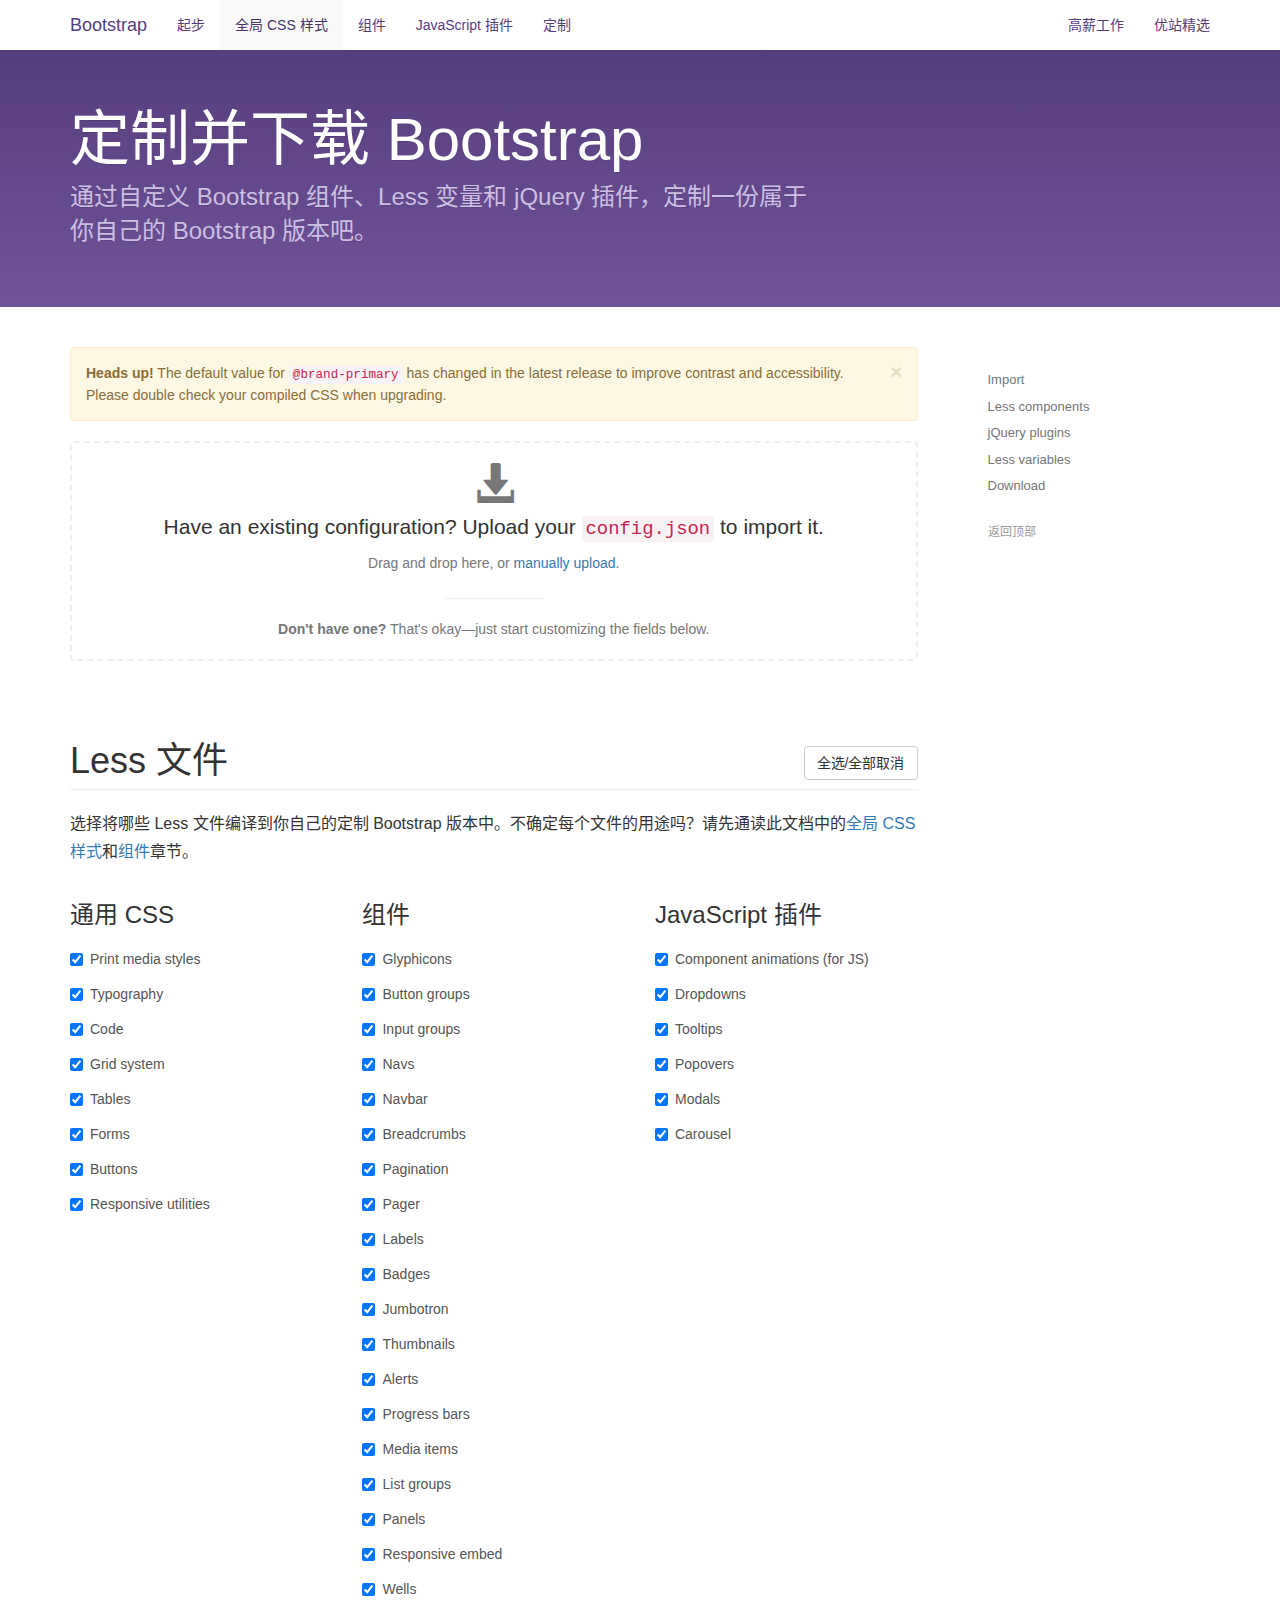
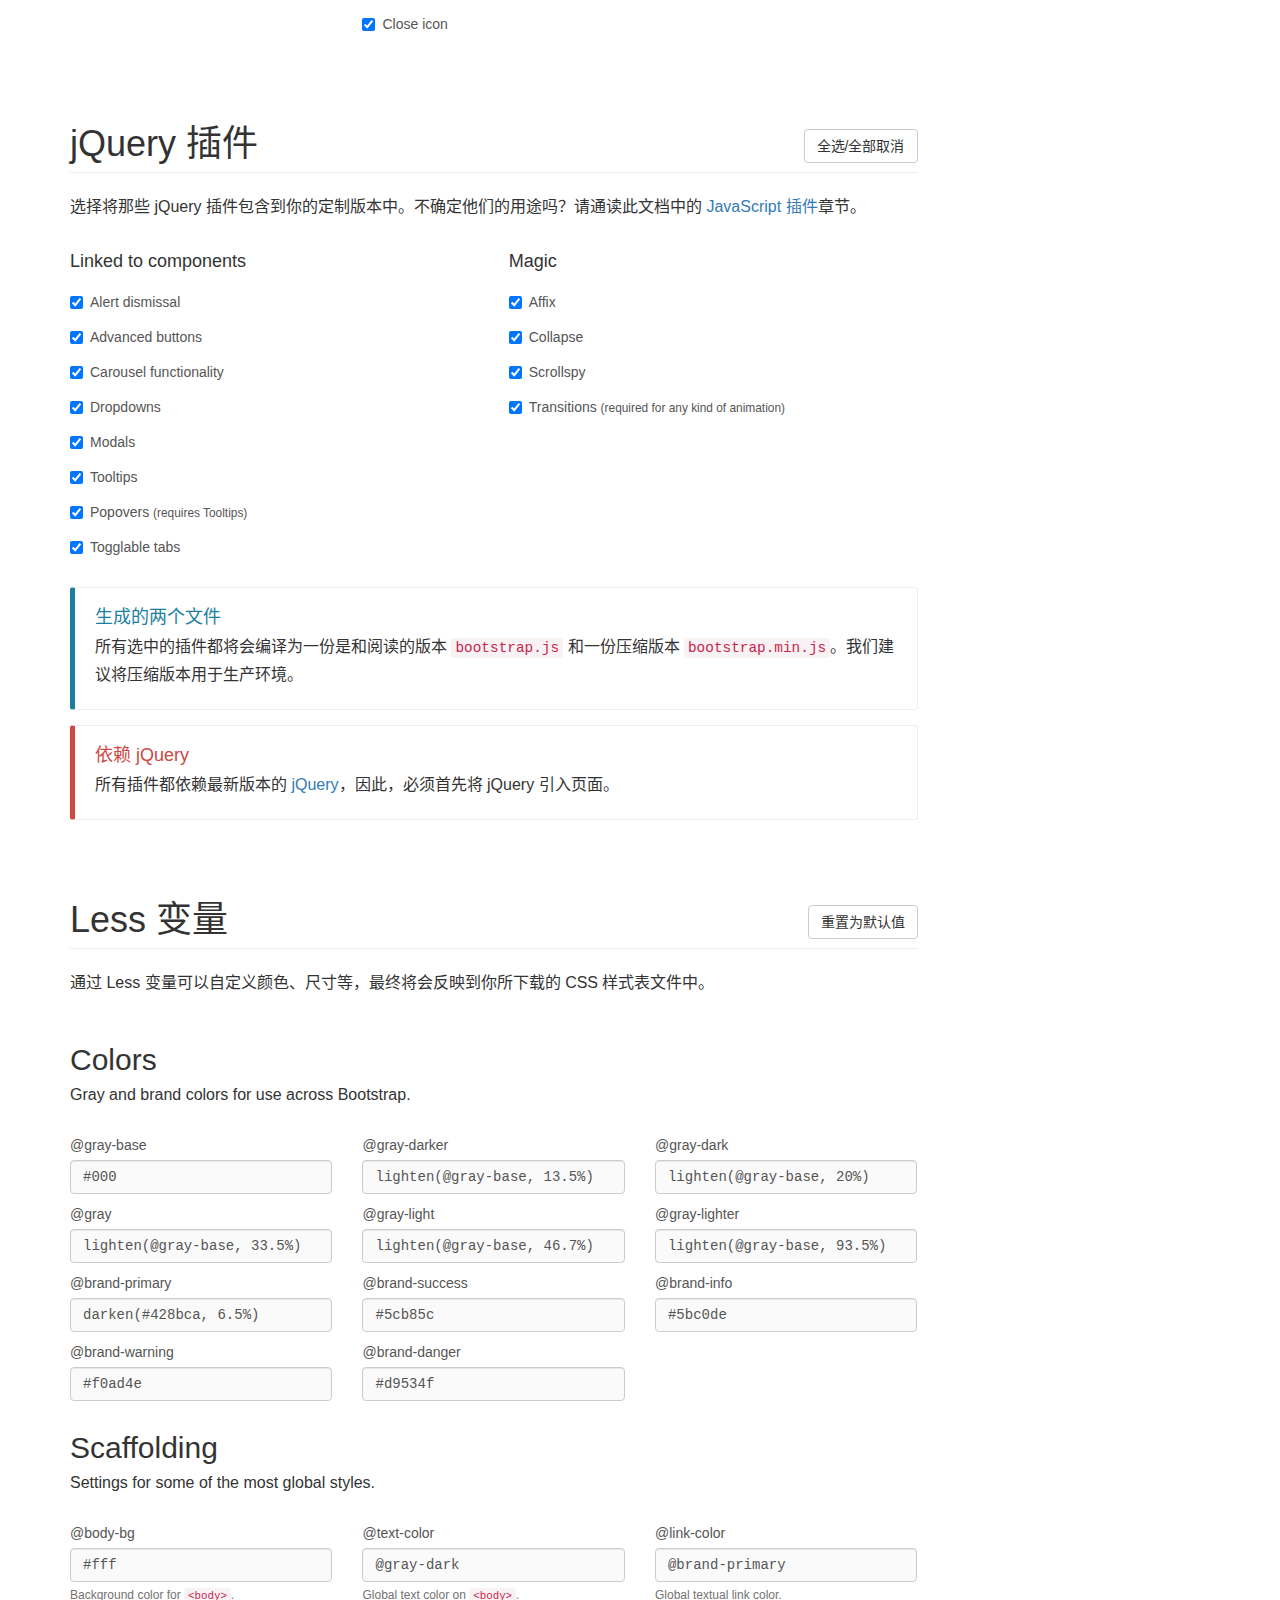
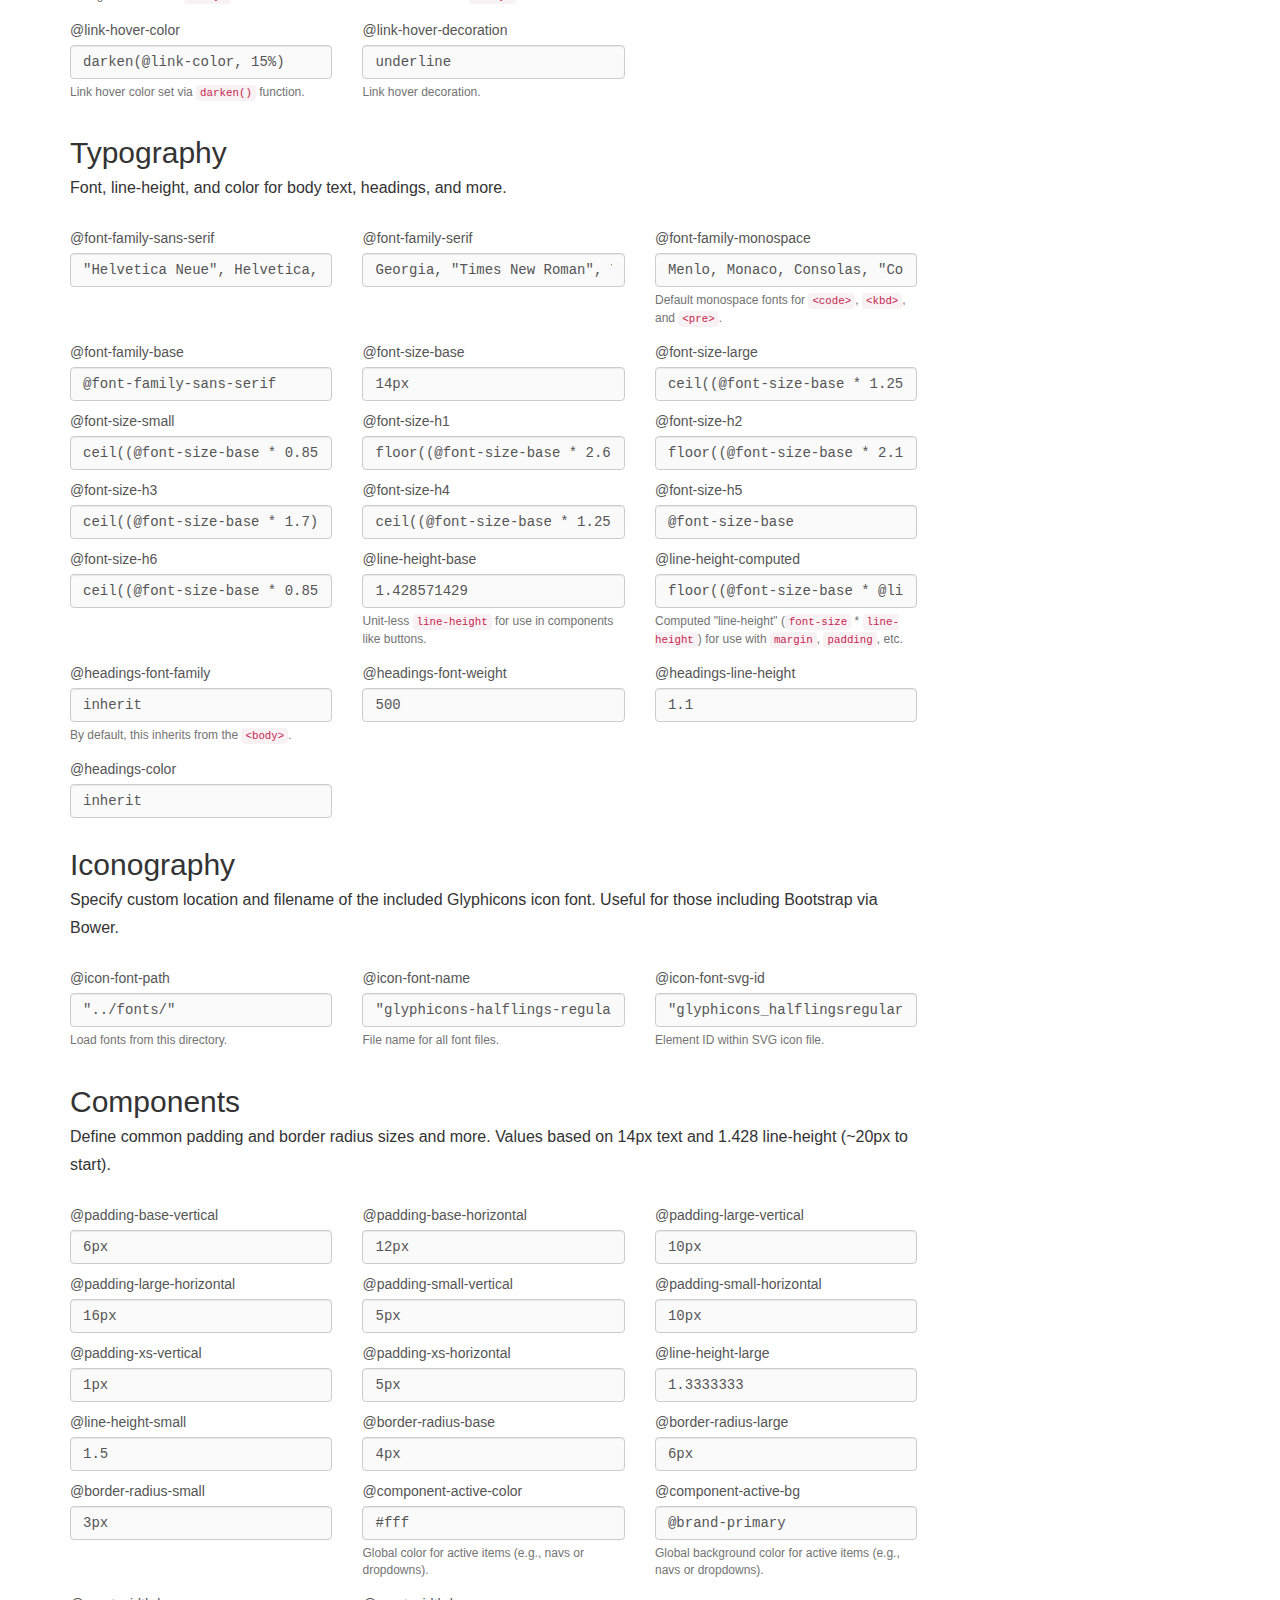
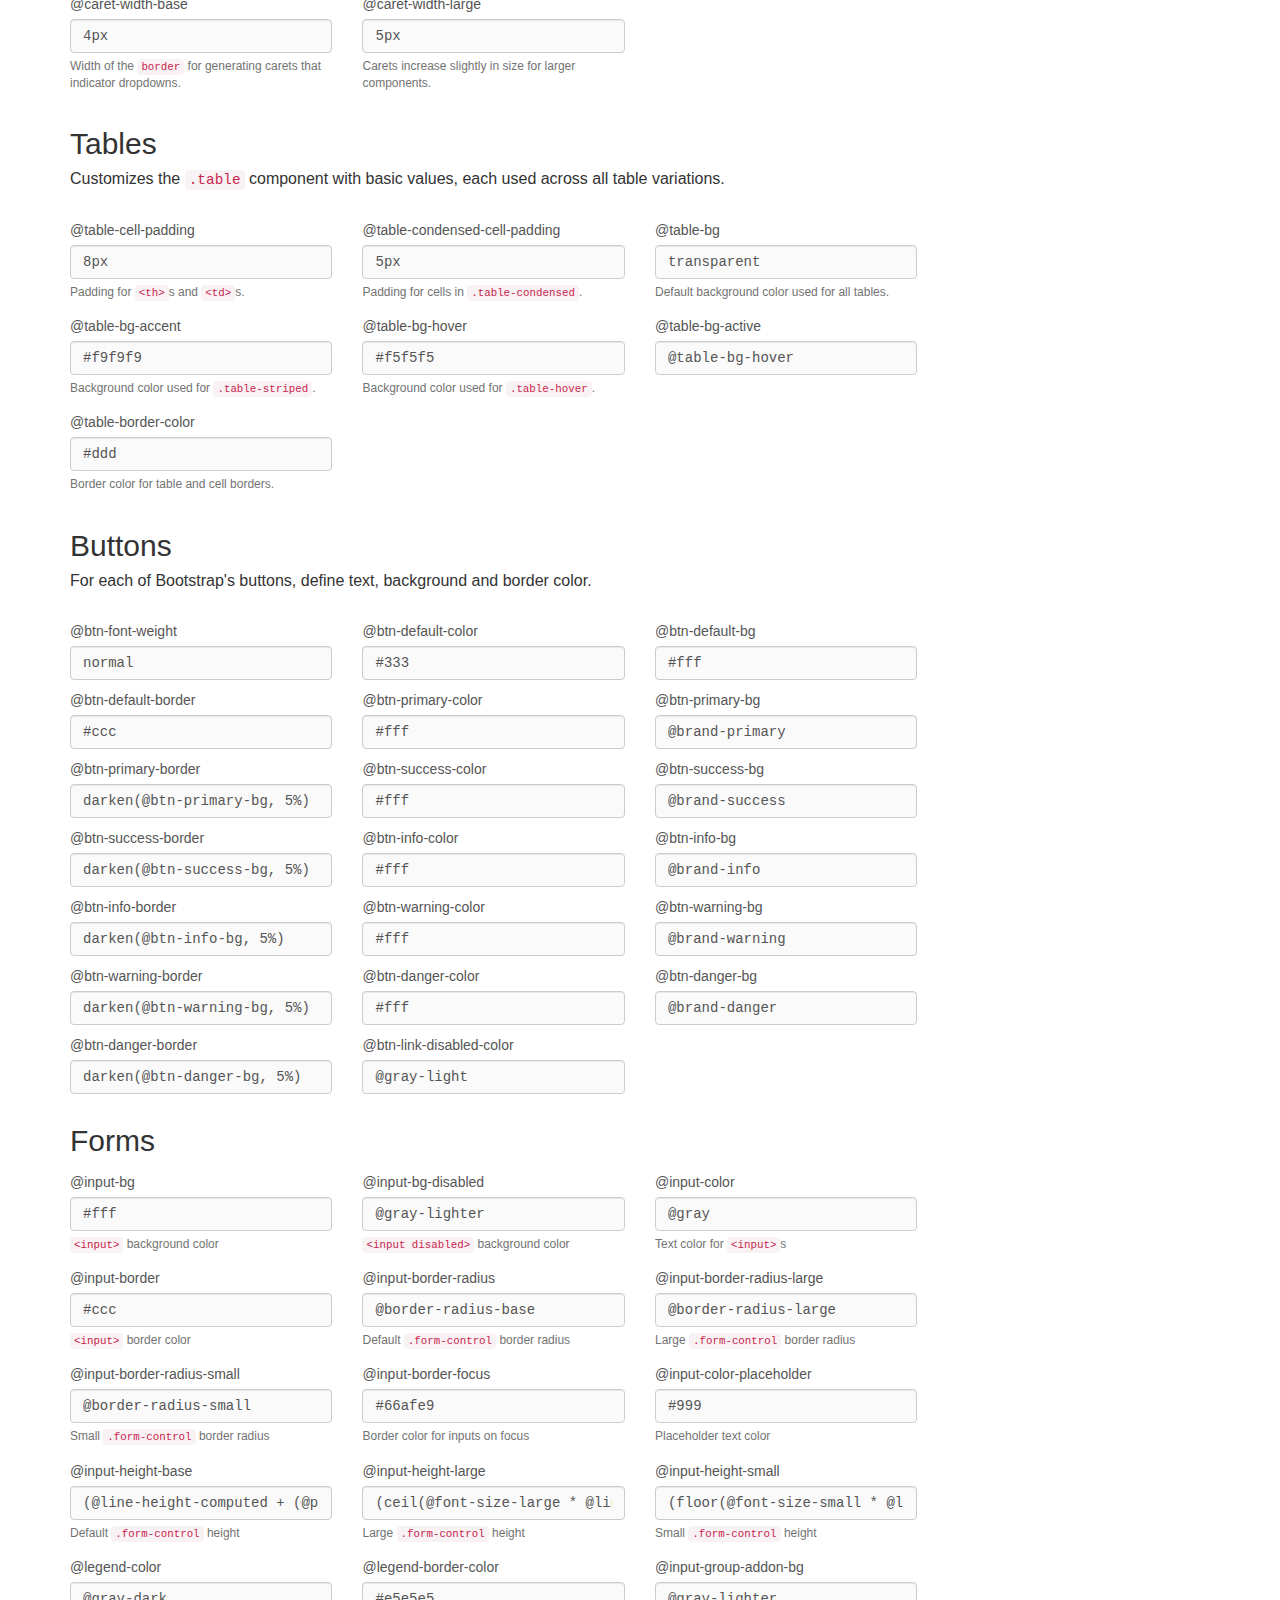
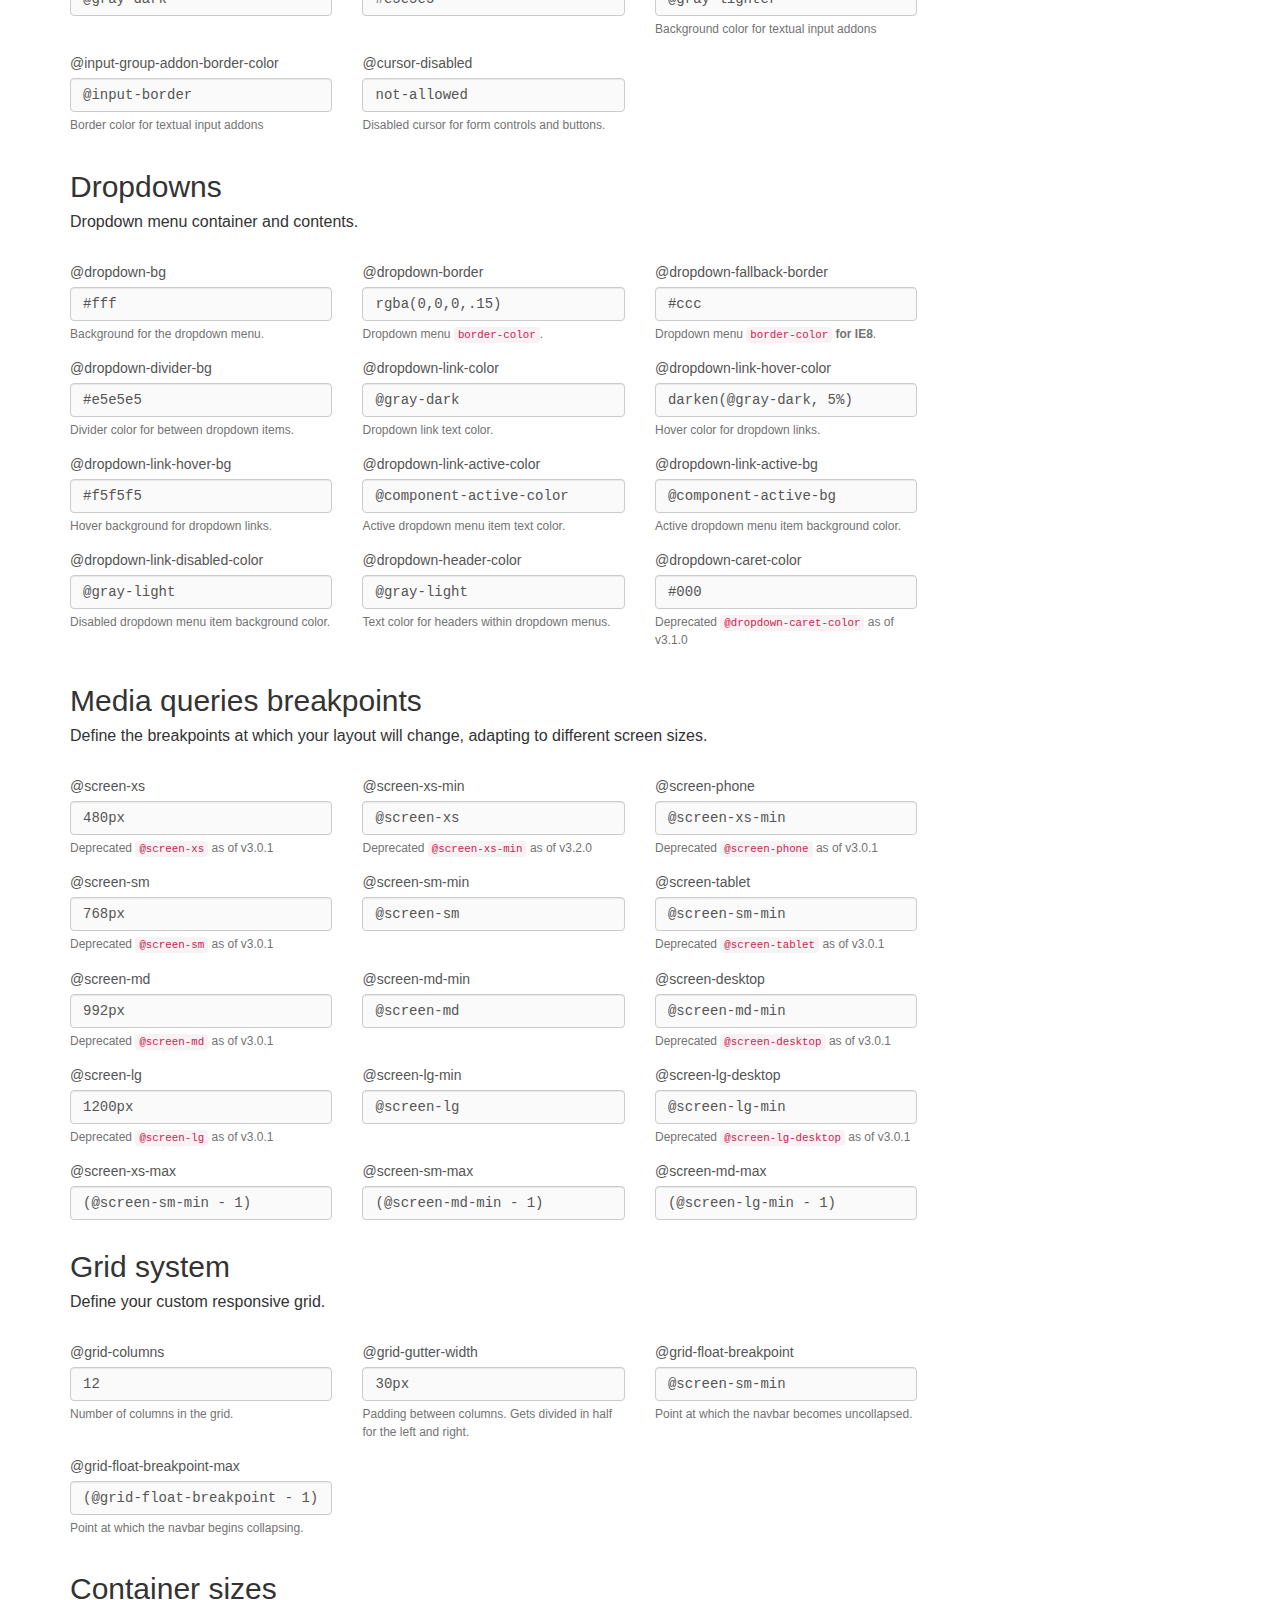
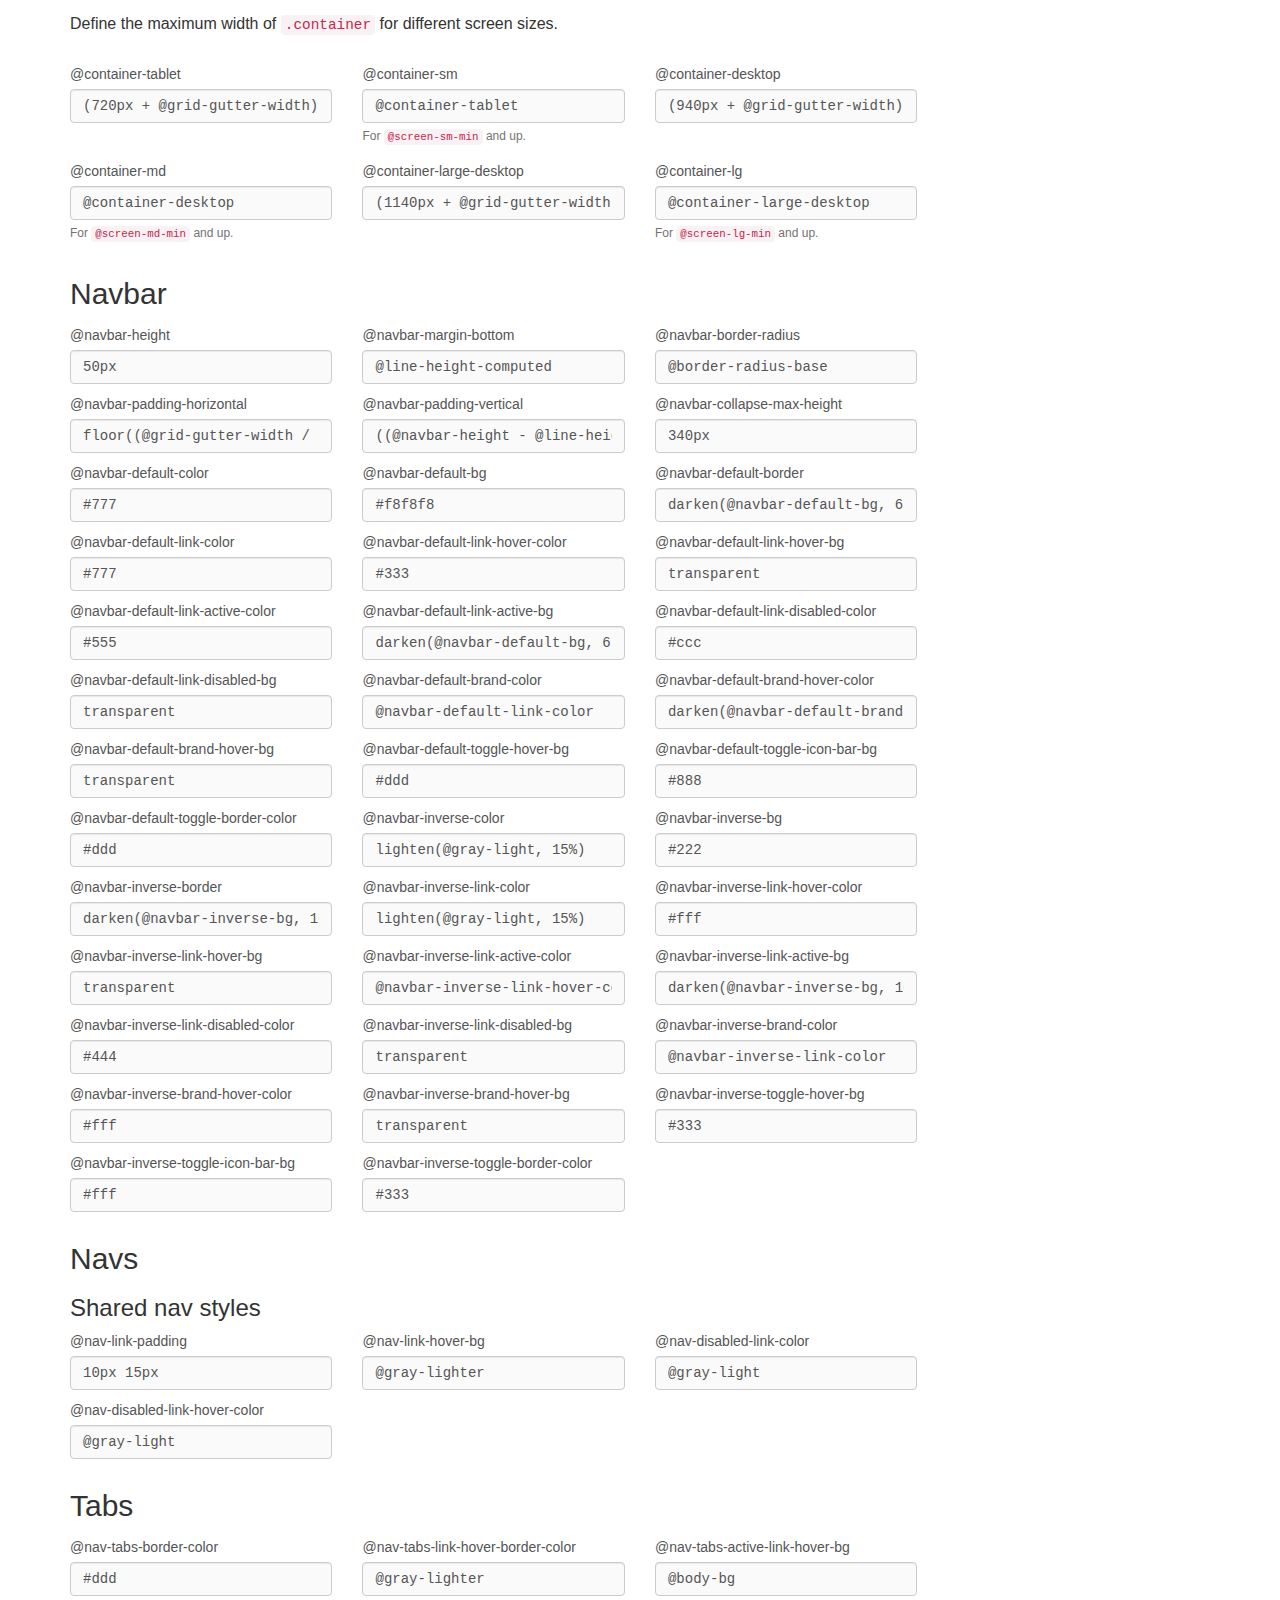
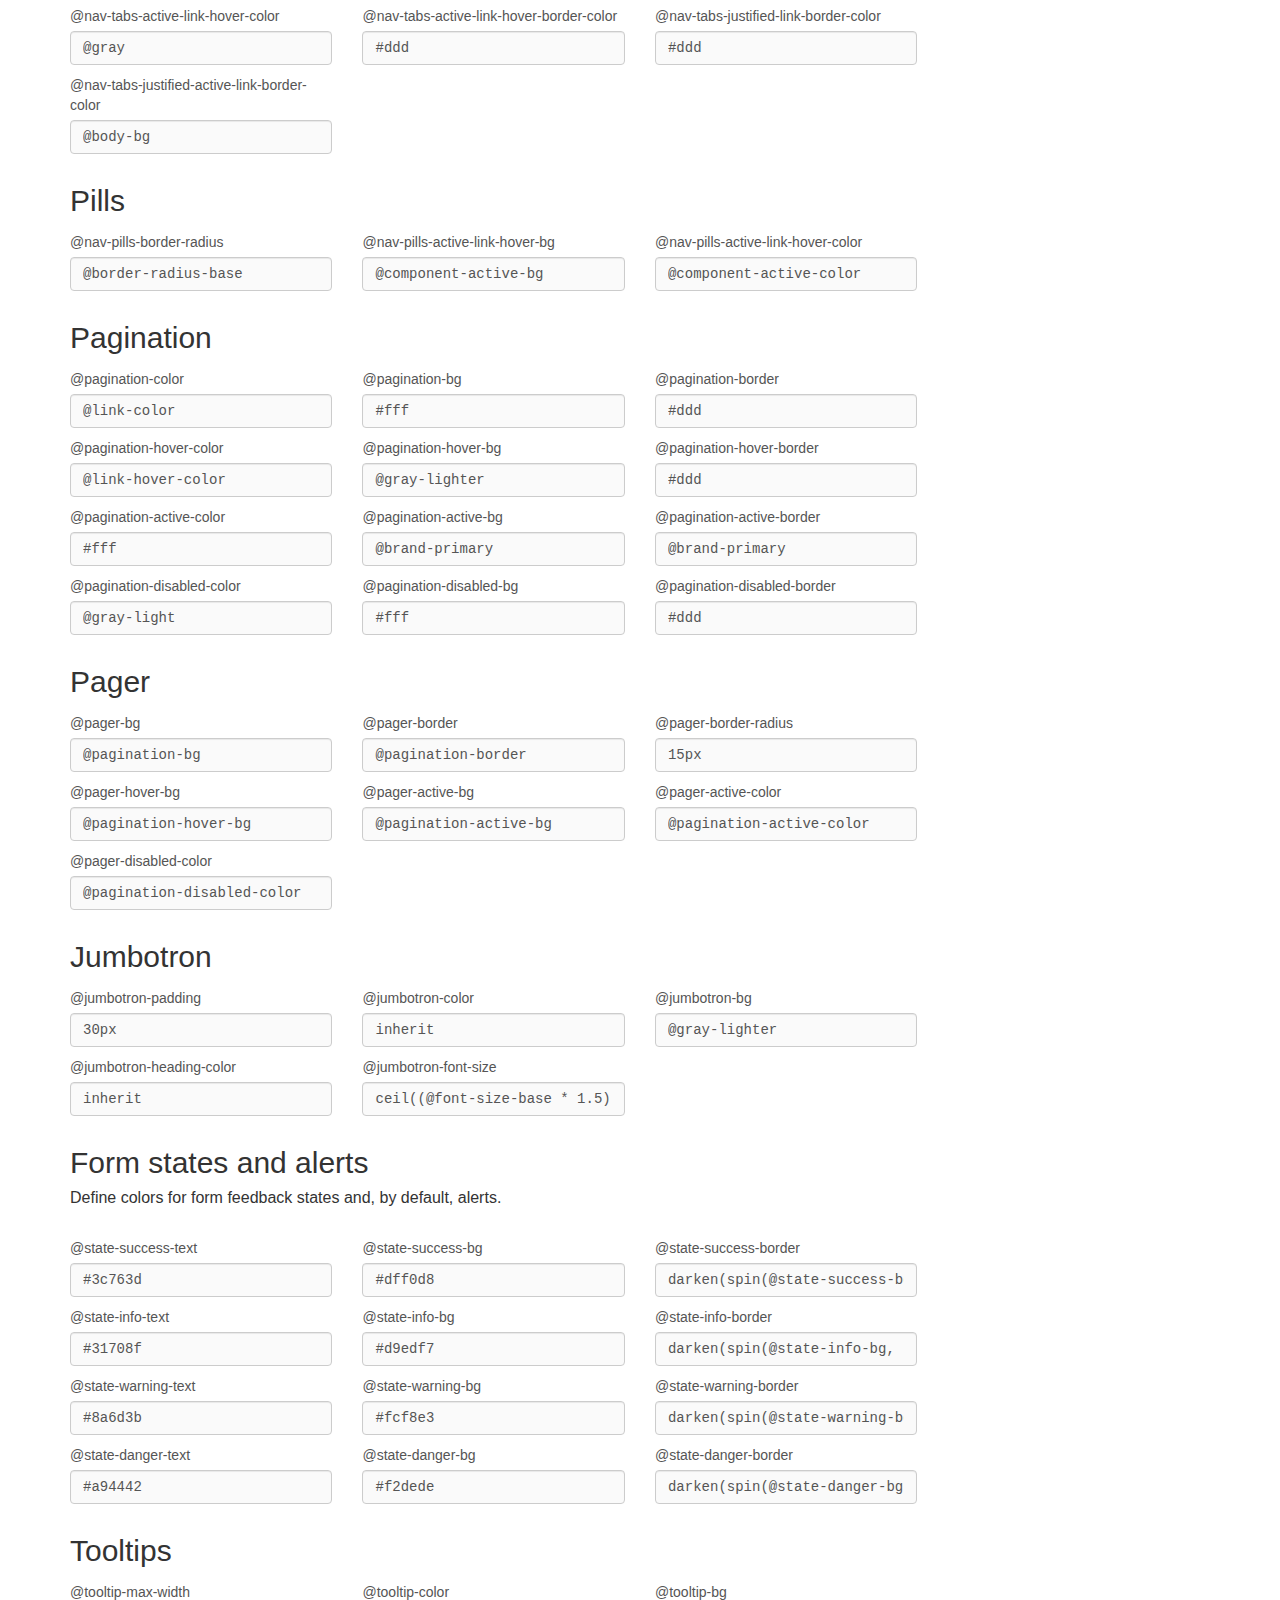
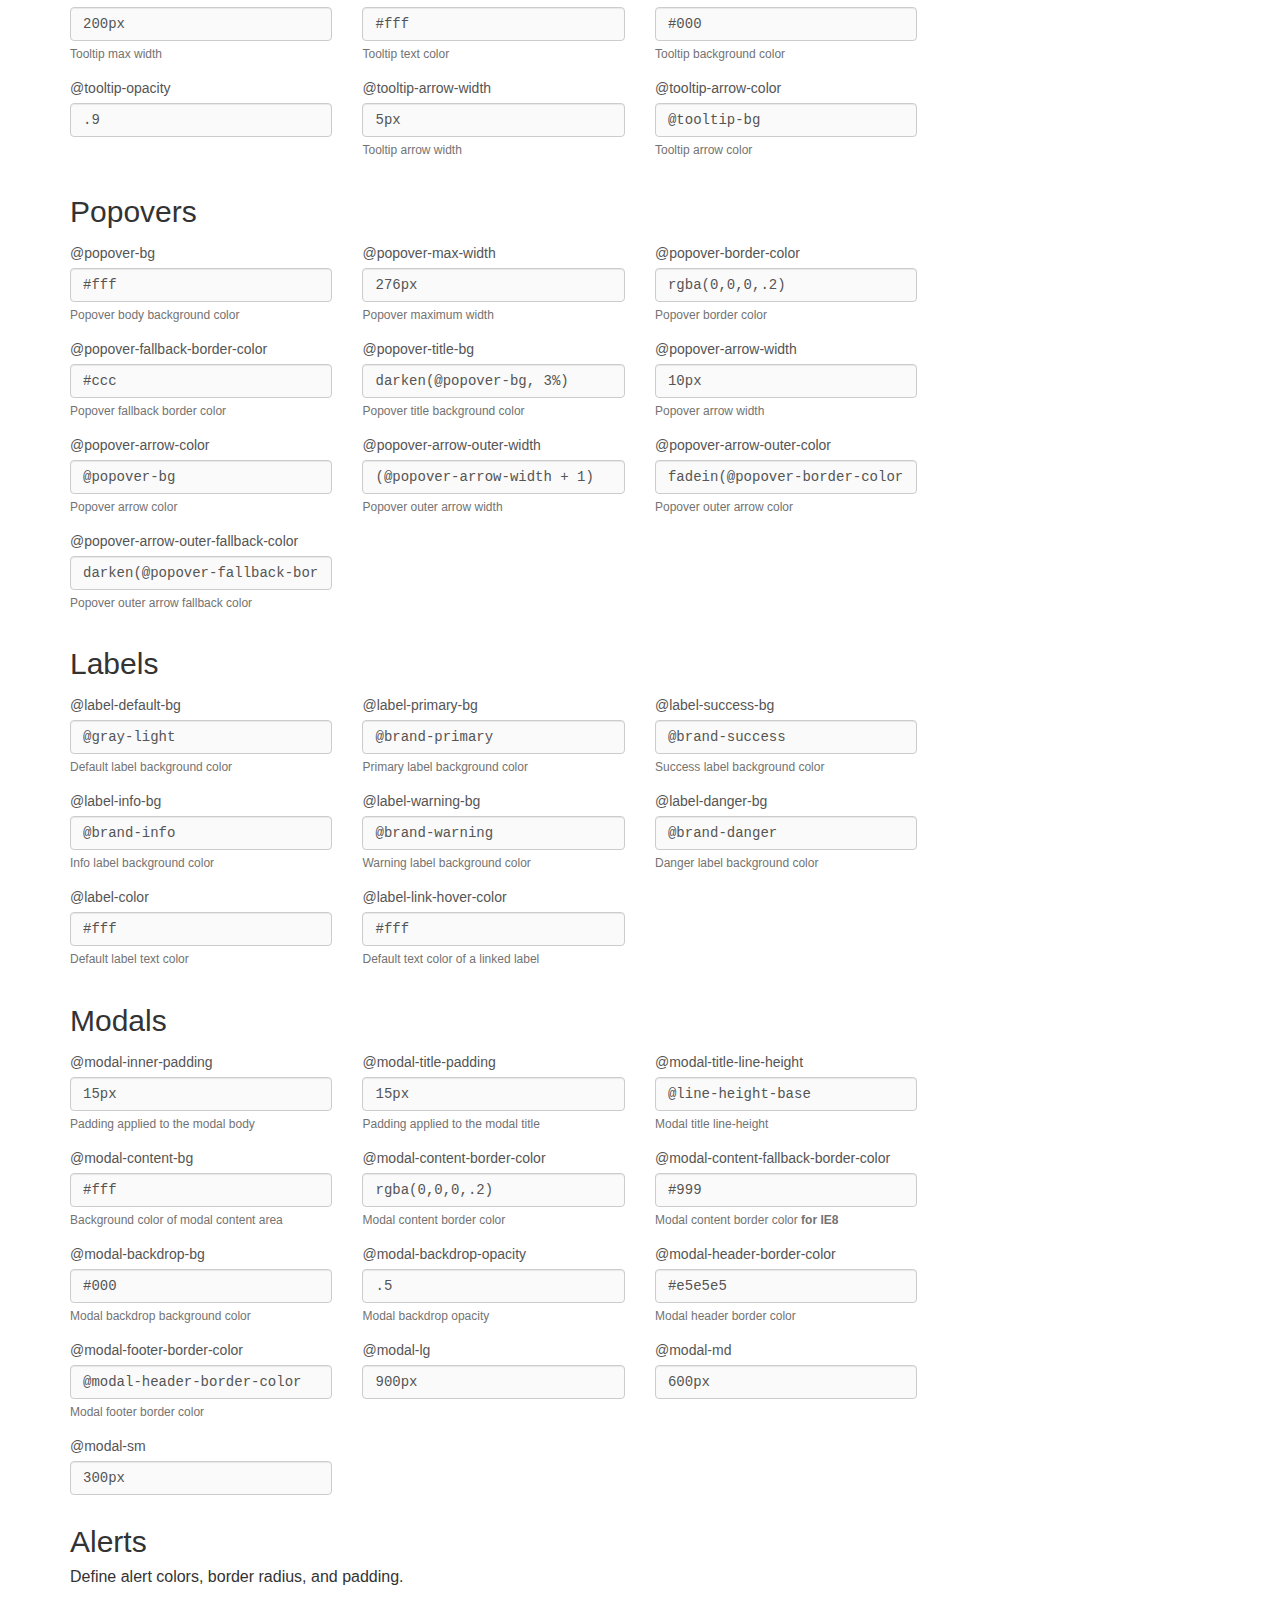
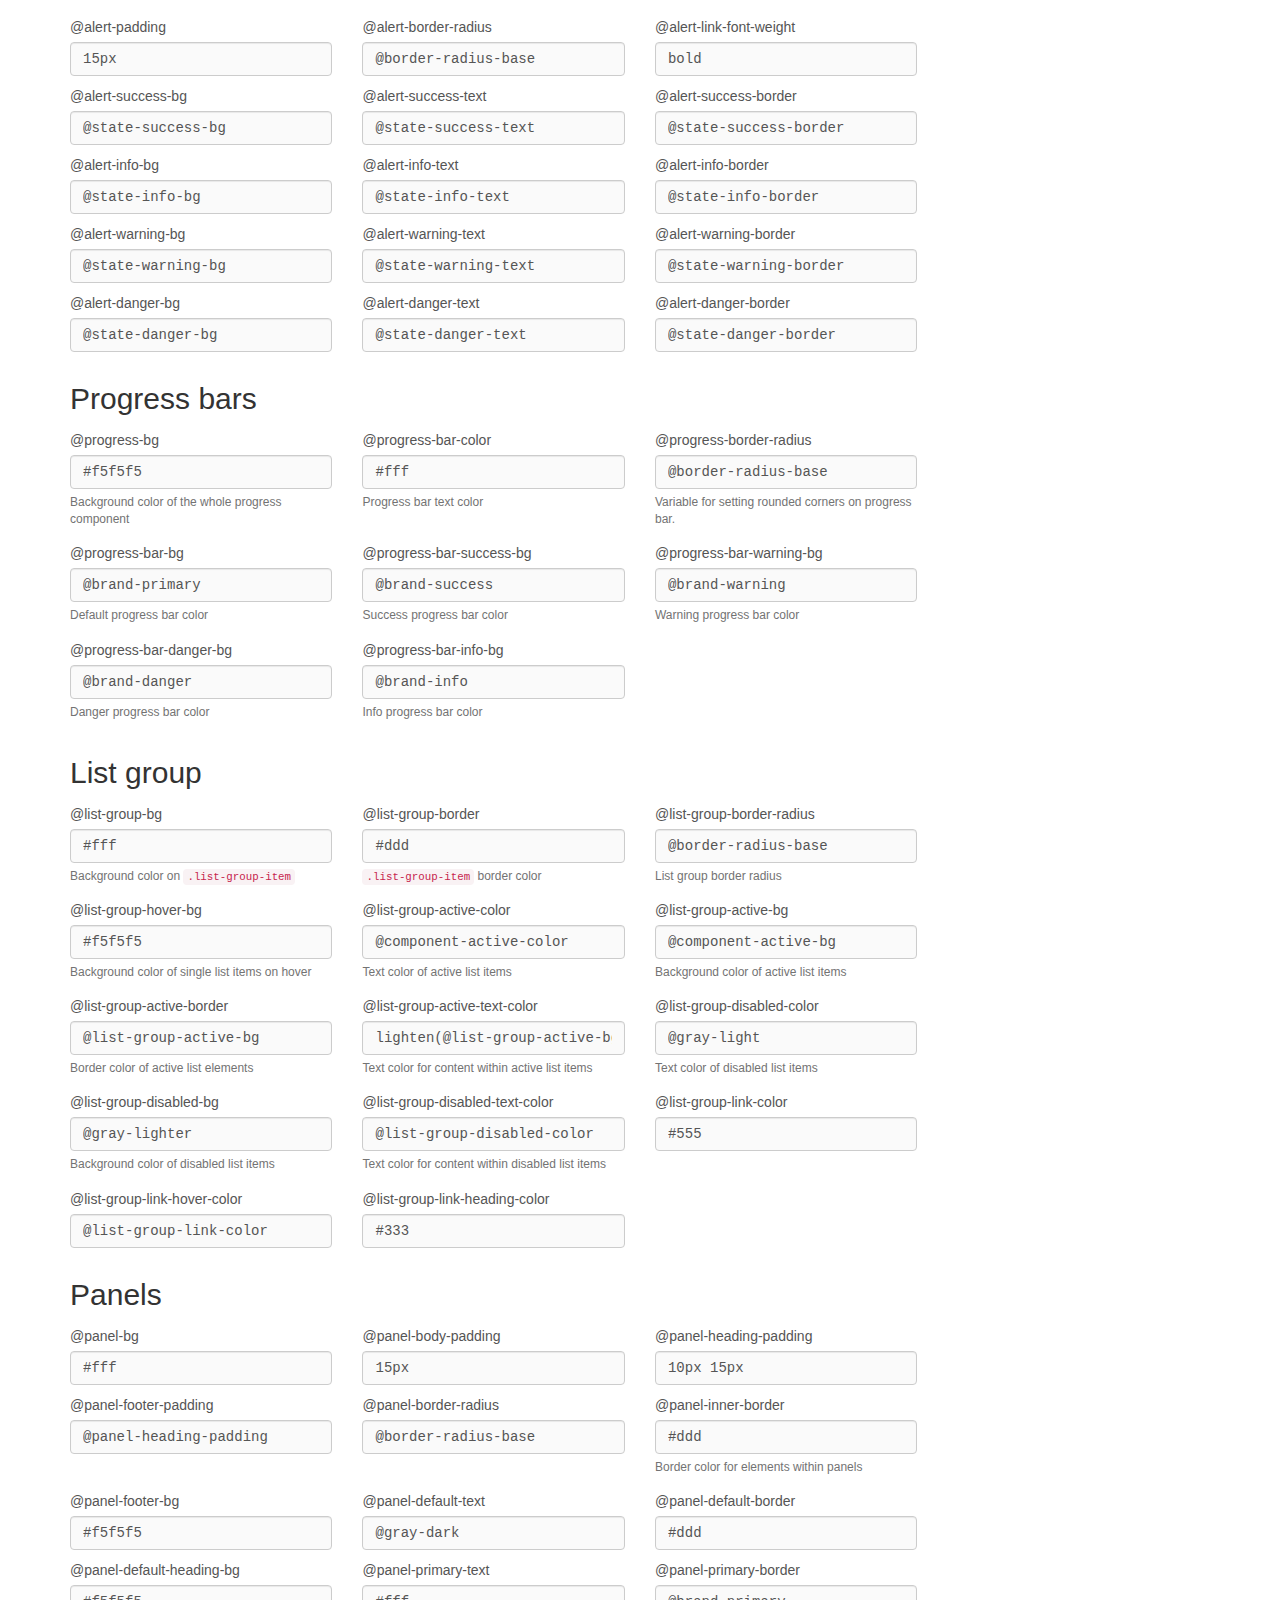
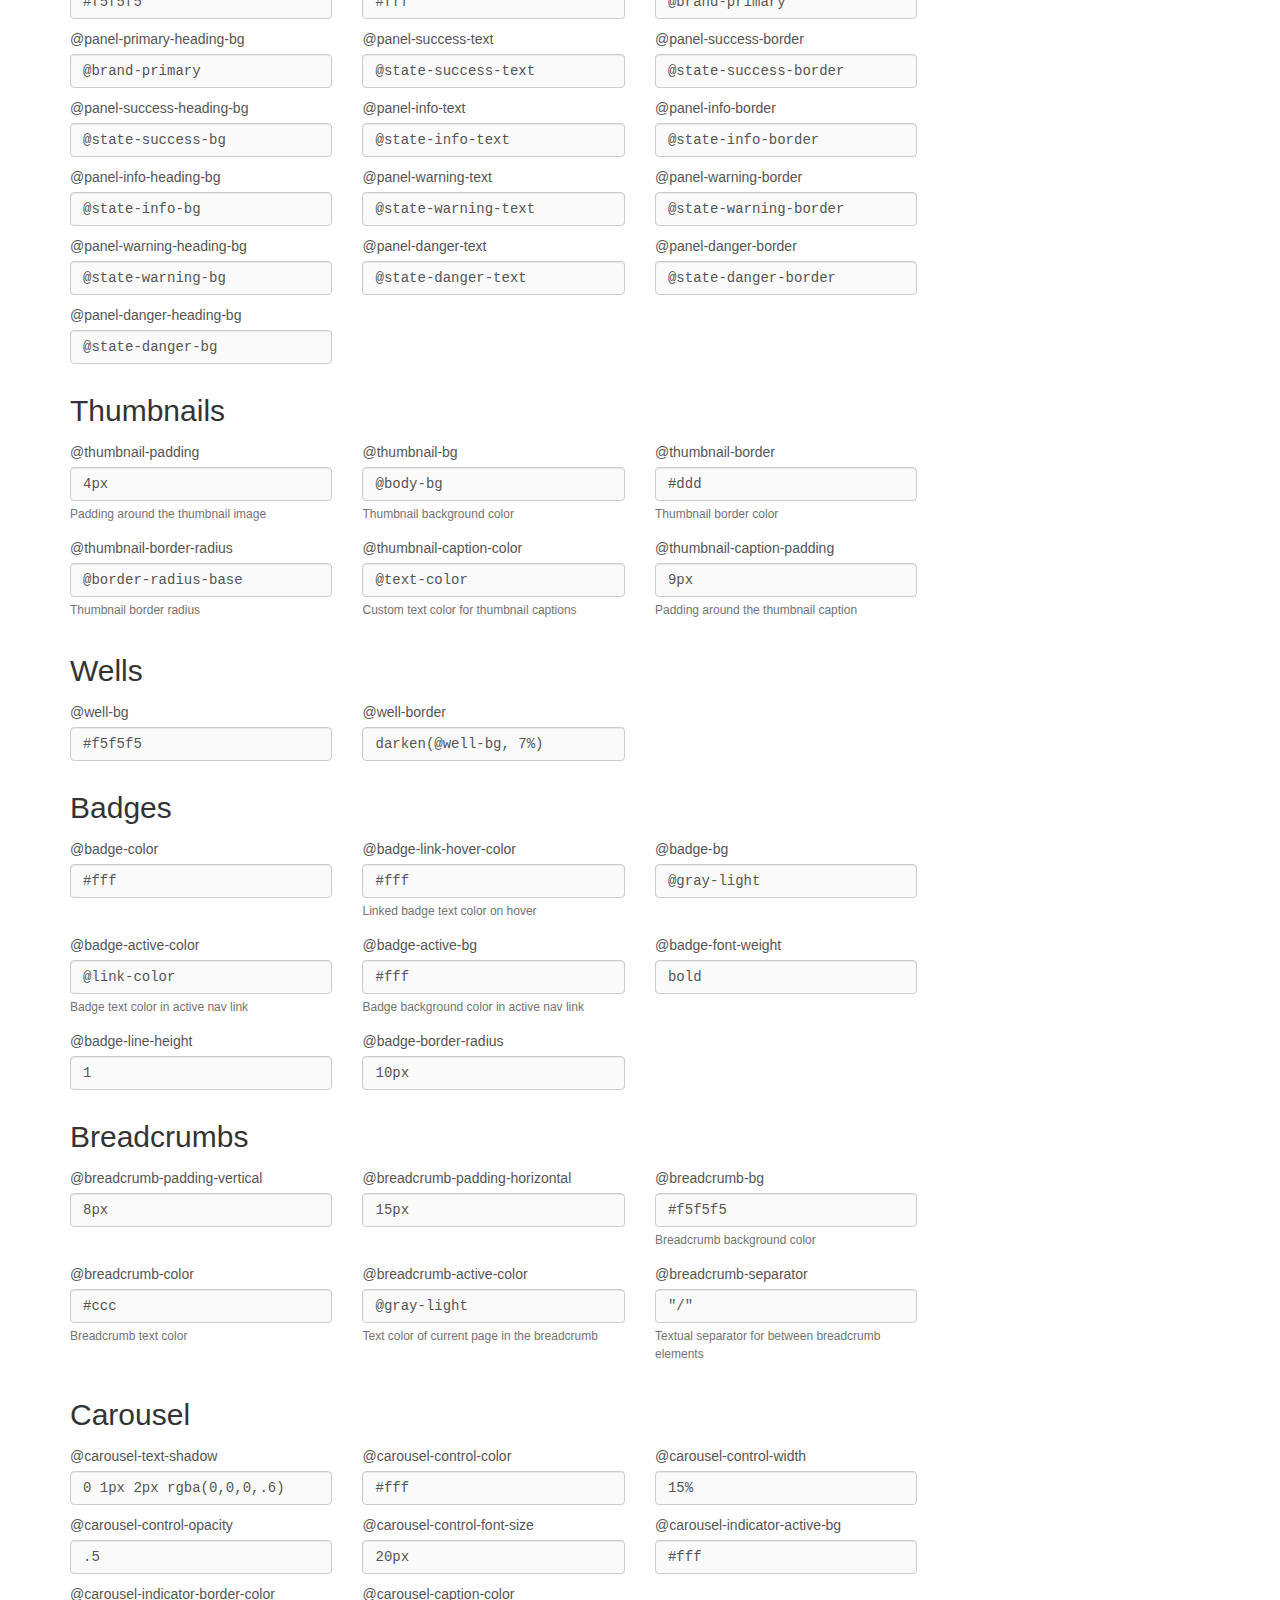
<file: cms/css/bootstrap3.2.2/定制并下载 Bootstrap · Bootstrap 中文文档.htm>
<!DOCTYPE html>
<!-- saved from url=(0032)http://v3.bootcss.com/customize/ -->
<html lang="zh-cn"><head><meta http-equiv="Content-Type" content="text/html; charset=UTF-8">
    <!-- Meta, title, CSS, favicons, etc. -->
    <meta charset="utf-8">
<meta http-equiv="X-UA-Compatible" content="IE=edge">
<meta name="viewport" content="width=device-width, initial-scale=1">
<meta name="description" content="Bootstrap - 简洁、直观、强悍、移动设备优先的前端开发框架，让web开发更迅速、简单。">
<meta name="keywords" content="HTML, CSS, JS, JavaScript, framework, bootstrap, front-end, frontend, web development">
<meta name="author" content="Mark Otto, Jacob Thornton, and Bootstrap contributors">
<meta name="author" content="王赛 &lt;wangsai@bootcss.com&gt;">

<title>
  
    定制并下载 Bootstrap · Bootstrap 中文文档
  
</title>

<!-- Bootstrap core CSS -->
<link href="./css/bootstrap.min.css" rel="stylesheet">

<link href="./css/patch.css" rel="stylesheet">

<!-- Documentation extras -->
<link href="./css/docs.min.css" rel="stylesheet">
<!--[if lt IE 9]><script src="../assets/js/ie8-responsive-file-warning.js"></script><![endif]-->
<script src="./定制并下载 Bootstrap · Bootstrap 中文文档_files/ie-emulation-modes-warning.js"></script>

<!-- HTML5 shim and Respond.js for IE8 support of HTML5 elements and media queries -->
<!--[if lt IE 9]>
  <script src="http://cdn.bootcss.com/html5shiv/3.7.2/html5shiv.min.js"></script>
  <script src="http://cdn.bootcss.com/respond.js/1.4.2/respond.min.js"></script>
<![endif]-->

<!-- Favicons -->
<link rel="apple-touch-icon" href="http://v3.bootcss.com/apple-touch-icon.png">
<link rel="icon" href="http://v3.bootcss.com/favicon.ico">
<script>
  var _hmt = _hmt || [];
</script>
  </head>
  <body>
    <a id="skippy" class="sr-only sr-only-focusable" href="http://v3.bootcss.com/customize/#content"><div class="container"><span class="skiplink-text">Skip to main content</span></div></a>

    <!-- Docs master nav -->
    <header class="navbar navbar-static-top bs-docs-nav" id="top" role="banner">
  <div class="container">
    <div class="navbar-header">
      <button class="navbar-toggle collapsed" type="button" data-toggle="collapse" data-target=".bs-navbar-collapse">
        <span class="sr-only">Toggle navigation</span>
        <span class="icon-bar"></span>
        <span class="icon-bar"></span>
        <span class="icon-bar"></span>
      </button>
      <a href="http://v3.bootcss.com/" class="navbar-brand">Bootstrap</a>
    </div>
    <nav class="collapse navbar-collapse bs-navbar-collapse">
      <ul class="nav navbar-nav">
        <li>
          <a href="起步 · Bootstrap 中文文档.htm">起步</a>
        </li>
        <li class="active">
          <a href="全局 CSS 样式 · Bootstrap 中文文档.htm">全局 CSS 样式</a>
        </li>
        <li>
          <a href="组件 · Bootstrap 中文文档.htm">组件</a>
        </li>
        <li>
          <a href="JavaScript 插件 · Bootstrap 中文文档.htm">JavaScript 插件</a>
        </li>
        <li>
          <a href="定制并下载 Bootstrap · Bootstrap 中文文档.htm">定制</a>
        </li>
      </ul>
      <ul class="nav navbar-nav navbar-right">
        <li><a href="http://job.bootcss.com/" onclick="_hmt.push([&#39;_trackEvent&#39;, &#39;docv3-navbar&#39;, &#39;click&#39;, &#39;doc-home-navbar-job&#39;])" target="_blank">高薪工作</a></li>
        <li><a href="http://expo.bootcss.com/" onclick="_hmt.push([&#39;_trackEvent&#39;, &#39;docv3-navbar&#39;, &#39;click&#39;, &#39;doc-home-navbar-expo&#39;])" target="_blank">优站精选</a></li>
      </ul>
    </nav>
  </div>
</header>


    <!-- Docs page layout -->
    <div class="bs-docs-header" id="content">
      <div class="container">
        <h1>定制并下载 Bootstrap</h1>
        <p>通过自定义 Bootstrap 组件、Less 变量和 jQuery 插件，定制一份属于你自己的 Bootstrap 版本吧。</p>
      </div>
    </div>

    <div class="container bs-docs-container">

      <div class="row">
        <div class="col-md-9" role="main">
          <!-- less.js isn't IE8-compatible and throws an exception during initialization, so our Blob compatibility check and error messaging code never get called in that case.
  So we use a conditional comment instead to inform folks about the lack of IE8 support.
-->
<!--[if lt IE 9]>
  <style>
    .bs-customizer,
    .bs-customizer-import,
    .bs-docs-sidebar {
      display: none;
    }
  </style>
  <div class="alert alert-danger">
    <strong>The Bootstrap Customizer does not support IE9 and below.</strong><br>
    Please take a second to <a href="http://browsehappy.com/">upgrade to a more modern browser</a>.
  </div>
<![endif]-->

<!-- Customizer form -->

<div id="defaults-change-alert" class="alert alert-warning alert-dismissible" role="alert">
  <button type="button" class="close" data-dismiss="alert" aria-label="Close"><span aria-hidden="true">×</span></button>
  <strong>Heads up!</strong> The default value for <code>@brand-primary</code> has changed in the latest release to improve contrast and accessibility. Please double check your compiled CSS when upgrading.
</div>

<div class="bs-docs-section bs-customizer-import">
  <div id="import-drop-target" class="bs-dropzone">
    <div class="import-header">
      <span class="glyphicon glyphicon-download-alt" aria-hidden="true"></span>
    </div>
    <p class="lead">Have an existing configuration? Upload your <code>config.json</code> to import it.</p>
    <p>Drag and drop here, or <label id="import-manual-trigger" class="btn-link">manually upload<input type="file" id="import-file-select" class="hidden"></label>.</p>
    <hr>
    <p><strong>Don't have one?</strong> That's okay—just start customizing the fields below.</p>
  </div>
</div>

<form class="bs-customizer">
  <div class="bs-docs-section" id="less-section">
    <button class="btn btn-default toggle" type="button">全选/全部取消</button>
    <h1 id="less" class="page-header">Less 文件</h1>

    <p class="lead">选择将哪些 Less 文件编译到你自己的定制 Bootstrap 版本中。不确定每个文件的用途吗？请先通读此文档中的<a href="http://v3.bootcss.com/css/">全局 CSS 样式</a>和<a href="http://v3.bootcss.com/components/">组件</a>章节。</p>

    <div class="row">
      <div class="col-xs-6 col-sm-4">
        <h3>通用 CSS</h3>
        <div class="checkbox">
          <label>
            <input type="checkbox" checked="" value="print.less">
            Print media styles
          </label>
        </div>
        <div class="checkbox">
          <label>
            <input type="checkbox" checked="" value="type.less">
            Typography
          </label>
        </div>
        <div class="checkbox">
          <label>
            <input type="checkbox" checked="" value="code.less">
            Code
          </label>
        </div>
        <div class="checkbox">
          <label>
            <input type="checkbox" checked="" value="grid.less">
            Grid system
          </label>
        </div>
        <div class="checkbox">
          <label>
            <input type="checkbox" checked="" value="tables.less">
            Tables
          </label>
        </div>
        <div class="checkbox">
          <label>
            <input type="checkbox" checked="" value="forms.less" data-dependents="navbar.less,input-groups.less">
            Forms
          </label>
        </div>
        <div class="checkbox">
          <label>
            <input type="checkbox" checked="" value="buttons.less" data-dependents="button-groups.less">
            Buttons
          </label>
        </div>
        <div class="checkbox">
          <label>
            <input type="checkbox" checked="" value="responsive-utilities.less">
            Responsive utilities
          </label>
        </div>
      </div><!-- .col-xs-6 .col-sm-4 -->

      <div class="col-xs-6 col-sm-4">
        <h3>组件</h3>
        <div class="checkbox">
          <label>
            <input type="checkbox" checked="" value="glyphicons.less">
            Glyphicons
          </label>
        </div>
        <div class="checkbox">
          <label>
            <input type="checkbox" checked="" value="button-groups.less" data-dependencies="buttons.less">
            Button groups
          </label>
        </div>
        <div class="checkbox">
          <label>
            <input type="checkbox" checked="" value="input-groups.less" data-dependencies="forms.less">
            Input groups
          </label>
        </div>
        <div class="checkbox">
          <label>
            <input type="checkbox" checked="" value="navs.less" data-dependents="navbar.less">
            Navs
          </label>
        </div>
        <div class="checkbox">
          <label>
            <input type="checkbox" checked="" value="navbar.less" data-dependencies="forms.less,navs.less">
            Navbar
          </label>
        </div>
        <div class="checkbox">
          <label>
            <input type="checkbox" checked="" value="breadcrumbs.less">
            Breadcrumbs
          </label>
        </div>
        <div class="checkbox">
          <label>
            <input type="checkbox" checked="" value="pagination.less">
            Pagination
          </label>
        </div>
        <div class="checkbox">
          <label>
            <input type="checkbox" checked="" value="pager.less">
            Pager
          </label>
        </div>
        <div class="checkbox">
          <label>
            <input type="checkbox" checked="" value="labels.less">
            Labels
          </label>
        </div>
        <div class="checkbox">
          <label>
            <input type="checkbox" checked="" value="badges.less">
            Badges
          </label>
        </div>
        <div class="checkbox">
          <label>
            <input type="checkbox" checked="" value="jumbotron.less">
            Jumbotron
          </label>
        </div>
        <div class="checkbox">
          <label>
            <input type="checkbox" checked="" value="thumbnails.less">
            Thumbnails
          </label>
        </div>
        <div class="checkbox">
          <label>
            <input type="checkbox" checked="" value="alerts.less">
            Alerts
          </label>
        </div>
        <div class="checkbox">
          <label>
            <input type="checkbox" checked="" value="progress-bars.less">
            Progress bars
          </label>
        </div>
        <div class="checkbox">
          <label>
            <input type="checkbox" checked="" value="media.less">
            Media items
          </label>
        </div>
        <div class="checkbox">
          <label>
            <input type="checkbox" checked="" value="list-group.less">
            List groups
          </label>
        </div>
        <div class="checkbox">
          <label>
            <input type="checkbox" checked="" value="panels.less">
            Panels
          </label>
        </div>
        <div class="checkbox">
          <label>
            <input type="checkbox" checked="" value="responsive-embed.less">
            Responsive embed
          </label>
        </div>
        <div class="checkbox">
          <label>
            <input type="checkbox" checked="" value="wells.less">
            Wells
          </label>
        </div>
        <div class="checkbox">
          <label>
            <input type="checkbox" checked="" value="close.less">
            Close icon
          </label>
        </div>
      </div><!-- .col-xs-6 .col-sm-4 -->

      <div class="col-xs-6 col-sm-4">
        <h3>JavaScript 插件</h3>
        <div class="checkbox">
          <label>
            <input type="checkbox" checked="" value="component-animations.less">
            Component animations (for JS)
          </label>
        </div>
        <div class="checkbox">
          <label>
            <input type="checkbox" checked="" value="dropdowns.less">
            Dropdowns
          </label>
        </div>
        <div class="checkbox">
          <label>
            <input type="checkbox" checked="" value="tooltip.less">
            Tooltips
          </label>
        </div>
        <div class="checkbox">
          <label>
            <input type="checkbox" checked="" value="popovers.less">
            Popovers
          </label>
        </div>
        <div class="checkbox">
          <label>
            <input type="checkbox" checked="" value="modals.less">
            Modals
          </label>
        </div>
        <div class="checkbox">
          <label>
            <input type="checkbox" checked="" value="carousel.less">
            Carousel
          </label>
        </div>
      </div><!-- .col-xs-6 .col-sm-4 -->
    </div><!-- /.row -->
  </div>



  <div class="bs-docs-section" id="plugin-section">
    <button class="btn btn-default toggle" type="button">全选/全部取消</button>
    <h1 id="plugins" class="page-header">jQuery 插件</h1>

    <p class="lead">选择将那些 jQuery 插件包含到你的定制版本中。不确定他们的用途吗？请通读此文档中的 <a href="http://v3.bootcss.com/javascript/">JavaScript 插件</a>章节。</p>
    <div class="row">
      <div class="col-lg-6">
        <h4>Linked to components</h4>
        <div class="checkbox">
          <label>
            <input type="checkbox" checked="" value="alert.js">
            Alert dismissal
          </label>
        </div>
        <div class="checkbox">
          <label>
            <input type="checkbox" checked="" value="button.js">
            Advanced buttons
          </label>
        </div>
        <div class="checkbox">
          <label>
            <input type="checkbox" checked="" value="carousel.js">
            Carousel functionality
          </label>
        </div>
        <div class="checkbox">
          <label>
            <input type="checkbox" checked="" value="dropdown.js">
            Dropdowns
          </label>
        </div>
        <div class="checkbox">
          <label>
            <input type="checkbox" checked="" value="modal.js">
            Modals
          </label>
        </div>
        <div class="checkbox">
          <label>
            <input type="checkbox" checked="" value="tooltip.js">
            Tooltips
          </label>
        </div>
        <div class="checkbox">
          <label>
            <input type="checkbox" checked="" value="popover.js" data-dependencies="tooltip.js">
            Popovers <small>(requires Tooltips)</small>
          </label>
        </div>
        <div class="checkbox">
          <label>
            <input type="checkbox" checked="" value="tab.js">
            Togglable tabs
          </label>
        </div>
      </div>
      <div class="col-lg-6">
        <h4>Magic</h4>
        <div class="checkbox">
          <label>
            <input type="checkbox" checked="" value="affix.js">
            Affix
          </label>
        </div>
        <div class="checkbox">
          <label>
            <input type="checkbox" checked="" value="collapse.js">
            Collapse
          </label>
        </div>
        <div class="checkbox">
          <label>
            <input type="checkbox" checked="" value="scrollspy.js">
            Scrollspy
          </label>
        </div>
        <div class="checkbox">
          <label>
            <input type="checkbox" checked="" value="transition.js">
            Transitions <small>(required for any kind of animation)</small>
          </label>
        </div>
      </div>
    </div>

    <div class="bs-callout bs-callout-info">
      <h4>生成的两个文件</h4>
      <p>所有选中的插件都将会编译为一份是和阅读的版本 <code>bootstrap.js</code> 和一份压缩版本 <code>bootstrap.min.js</code>。我们建议将压缩版本用于生产环境。</p>
    </div>

    <div class="bs-callout bs-callout-danger">
      <h4>依赖 jQuery</h4>
      <p>所有插件都依赖最新版本的 <a href="http://jquery.com/" target="_blank">jQuery</a>，因此，必须首先将 jQuery 引入页面。</p>
    </div>
  </div>



  <div class="bs-docs-section" id="less-variables-section">
    <button class="btn btn-default toggle" type="button">重置为默认值</button>
    <h1 id="less-variables" class="page-header">Less 变量</h1>

    <p class="lead">通过 Less 变量可以自定义颜色、尺寸等，最终将会反映到你所下载的 CSS 样式表文件中。</p>
    
<!-- NOTE: DO NOT EDIT THE FOLLOWING SECTION DIRECTLY! It is autogenerated via the `build-customizer-html` Grunt task using the customizer-variables.jade template.-->
<h2 id="colors">Colors</h2>
<p>Gray and brand colors for use across Bootstrap.</p>
<div class="row">
  <div class="col-xs-4">
    <label for="input-@gray-base">@gray-base</label>
    <input id="input-@gray-base" type="text" value="#000" data-var="@gray-base" class="form-control">
  </div>
  <div class="col-xs-4">
    <label for="input-@gray-darker">@gray-darker</label>
    <input id="input-@gray-darker" type="text" value="lighten(@gray-base, 13.5%)" data-var="@gray-darker" class="form-control">
  </div>
  <div class="col-xs-4">
    <label for="input-@gray-dark">@gray-dark</label>
    <input id="input-@gray-dark" type="text" value="lighten(@gray-base, 20%)" data-var="@gray-dark" class="form-control">
  </div>
  <div class="clearfix"></div>
  <div class="col-xs-4">
    <label for="input-@gray">@gray</label>
    <input id="input-@gray" type="text" value="lighten(@gray-base, 33.5%)" data-var="@gray" class="form-control">
  </div>
  <div class="col-xs-4">
    <label for="input-@gray-light">@gray-light</label>
    <input id="input-@gray-light" type="text" value="lighten(@gray-base, 46.7%)" data-var="@gray-light" class="form-control">
  </div>
  <div class="col-xs-4">
    <label for="input-@gray-lighter">@gray-lighter</label>
    <input id="input-@gray-lighter" type="text" value="lighten(@gray-base, 93.5%)" data-var="@gray-lighter" class="form-control">
  </div>
  <div class="clearfix"></div>
  <div class="col-xs-4">
    <label for="input-@brand-primary">@brand-primary</label>
    <input id="input-@brand-primary" type="text" value="darken(#428bca, 6.5%)" data-var="@brand-primary" class="form-control">
  </div>
  <div class="col-xs-4">
    <label for="input-@brand-success">@brand-success</label>
    <input id="input-@brand-success" type="text" value="#5cb85c" data-var="@brand-success" class="form-control">
  </div>
  <div class="col-xs-4">
    <label for="input-@brand-info">@brand-info</label>
    <input id="input-@brand-info" type="text" value="#5bc0de" data-var="@brand-info" class="form-control">
  </div>
  <div class="clearfix"></div>
  <div class="col-xs-4">
    <label for="input-@brand-warning">@brand-warning</label>
    <input id="input-@brand-warning" type="text" value="#f0ad4e" data-var="@brand-warning" class="form-control">
  </div>
  <div class="col-xs-4">
    <label for="input-@brand-danger">@brand-danger</label>
    <input id="input-@brand-danger" type="text" value="#d9534f" data-var="@brand-danger" class="form-control">
  </div>
</div>
<h2 id="scaffolding">Scaffolding</h2>
<p>Settings for some of the most global styles.</p>
<div class="row">
  <div class="col-xs-4">
    <label for="input-@body-bg">@body-bg</label>
    <input id="input-@body-bg" type="text" aria-describedby="help-block-@body-bg" value="#fff" data-var="@body-bg" class="form-control">
    <p id="help-block-@body-bg" class="help-block">Background color for <code>&lt;body&gt;</code>.</p>
  </div>
  <div class="col-xs-4">
    <label for="input-@text-color">@text-color</label>
    <input id="input-@text-color" type="text" aria-describedby="help-block-@text-color" value="@gray-dark" data-var="@text-color" class="form-control">
    <p id="help-block-@text-color" class="help-block">Global text color on <code>&lt;body&gt;</code>.</p>
  </div>
  <div class="col-xs-4">
    <label for="input-@link-color">@link-color</label>
    <input id="input-@link-color" type="text" aria-describedby="help-block-@link-color" value="@brand-primary" data-var="@link-color" class="form-control">
    <p id="help-block-@link-color" class="help-block">Global textual link color.</p>
  </div>
  <div class="clearfix"></div>
  <div class="col-xs-4">
    <label for="input-@link-hover-color">@link-hover-color</label>
    <input id="input-@link-hover-color" type="text" aria-describedby="help-block-@link-hover-color" value="darken(@link-color, 15%)" data-var="@link-hover-color" class="form-control">
    <p id="help-block-@link-hover-color" class="help-block">Link hover color set via <code>darken()</code> function.</p>
  </div>
  <div class="col-xs-4">
    <label for="input-@link-hover-decoration">@link-hover-decoration</label>
    <input id="input-@link-hover-decoration" type="text" aria-describedby="help-block-@link-hover-decoration" value="underline" data-var="@link-hover-decoration" class="form-control">
    <p id="help-block-@link-hover-decoration" class="help-block">Link hover decoration.</p>
  </div>
</div>
<h2 id="typography">Typography</h2>
<p>Font, line-height, and color for body text, headings, and more.</p>
<div class="row">
  <div class="col-xs-4">
    <label for="input-@font-family-sans-serif">@font-family-sans-serif</label>
    <input id="input-@font-family-sans-serif" type="text" value="&quot;Helvetica Neue&quot;, Helvetica, Arial, sans-serif" data-var="@font-family-sans-serif" class="form-control">
  </div>
  <div class="col-xs-4">
    <label for="input-@font-family-serif">@font-family-serif</label>
    <input id="input-@font-family-serif" type="text" value="Georgia, &quot;Times New Roman&quot;, Times, serif" data-var="@font-family-serif" class="form-control">
  </div>
  <div class="col-xs-4">
    <label for="input-@font-family-monospace">@font-family-monospace</label>
    <input id="input-@font-family-monospace" type="text" aria-describedby="help-block-@font-family-monospace" value="Menlo, Monaco, Consolas, &quot;Courier New&quot;, monospace" data-var="@font-family-monospace" class="form-control">
    <p id="help-block-@font-family-monospace" class="help-block">Default monospace fonts for <code>&lt;code&gt;</code>, <code>&lt;kbd&gt;</code>, and <code>&lt;pre&gt;</code>.</p>
  </div>
  <div class="clearfix"></div>
  <div class="col-xs-4">
    <label for="input-@font-family-base">@font-family-base</label>
    <input id="input-@font-family-base" type="text" value="@font-family-sans-serif" data-var="@font-family-base" class="form-control">
  </div>
  <div class="col-xs-4">
    <label for="input-@font-size-base">@font-size-base</label>
    <input id="input-@font-size-base" type="text" value="14px" data-var="@font-size-base" class="form-control">
  </div>
  <div class="col-xs-4">
    <label for="input-@font-size-large">@font-size-large</label>
    <input id="input-@font-size-large" type="text" value="ceil((@font-size-base * 1.25))" data-var="@font-size-large" class="form-control">
  </div>
  <div class="clearfix"></div>
  <div class="col-xs-4">
    <label for="input-@font-size-small">@font-size-small</label>
    <input id="input-@font-size-small" type="text" value="ceil((@font-size-base * 0.85))" data-var="@font-size-small" class="form-control">
  </div>
  <div class="col-xs-4">
    <label for="input-@font-size-h1">@font-size-h1</label>
    <input id="input-@font-size-h1" type="text" value="floor((@font-size-base * 2.6))" data-var="@font-size-h1" class="form-control">
  </div>
  <div class="col-xs-4">
    <label for="input-@font-size-h2">@font-size-h2</label>
    <input id="input-@font-size-h2" type="text" value="floor((@font-size-base * 2.15))" data-var="@font-size-h2" class="form-control">
  </div>
  <div class="clearfix"></div>
  <div class="col-xs-4">
    <label for="input-@font-size-h3">@font-size-h3</label>
    <input id="input-@font-size-h3" type="text" value="ceil((@font-size-base * 1.7))" data-var="@font-size-h3" class="form-control">
  </div>
  <div class="col-xs-4">
    <label for="input-@font-size-h4">@font-size-h4</label>
    <input id="input-@font-size-h4" type="text" value="ceil((@font-size-base * 1.25))" data-var="@font-size-h4" class="form-control">
  </div>
  <div class="col-xs-4">
    <label for="input-@font-size-h5">@font-size-h5</label>
    <input id="input-@font-size-h5" type="text" value="@font-size-base" data-var="@font-size-h5" class="form-control">
  </div>
  <div class="clearfix"></div>
  <div class="col-xs-4">
    <label for="input-@font-size-h6">@font-size-h6</label>
    <input id="input-@font-size-h6" type="text" value="ceil((@font-size-base * 0.85))" data-var="@font-size-h6" class="form-control">
  </div>
  <div class="col-xs-4">
    <label for="input-@line-height-base">@line-height-base</label>
    <input id="input-@line-height-base" type="text" aria-describedby="help-block-@line-height-base" value="1.428571429" data-var="@line-height-base" class="form-control">
    <p id="help-block-@line-height-base" class="help-block">Unit-less <code>line-height</code> for use in components like buttons.</p>
  </div>
  <div class="col-xs-4">
    <label for="input-@line-height-computed">@line-height-computed</label>
    <input id="input-@line-height-computed" type="text" aria-describedby="help-block-@line-height-computed" value="floor((@font-size-base * @line-height-base))" data-var="@line-height-computed" class="form-control">
    <p id="help-block-@line-height-computed" class="help-block">Computed "line-height" (<code>font-size</code> * <code>line-height</code>) for use with <code>margin</code>, <code>padding</code>, etc.</p>
  </div>
  <div class="clearfix"></div>
  <div class="col-xs-4">
    <label for="input-@headings-font-family">@headings-font-family</label>
    <input id="input-@headings-font-family" type="text" aria-describedby="help-block-@headings-font-family" value="inherit" data-var="@headings-font-family" class="form-control">
    <p id="help-block-@headings-font-family" class="help-block">By default, this inherits from the <code>&lt;body&gt;</code>.</p>
  </div>
  <div class="col-xs-4">
    <label for="input-@headings-font-weight">@headings-font-weight</label>
    <input id="input-@headings-font-weight" type="text" value="500" data-var="@headings-font-weight" class="form-control">
  </div>
  <div class="col-xs-4">
    <label for="input-@headings-line-height">@headings-line-height</label>
    <input id="input-@headings-line-height" type="text" value="1.1" data-var="@headings-line-height" class="form-control">
  </div>
  <div class="clearfix"></div>
  <div class="col-xs-4">
    <label for="input-@headings-color">@headings-color</label>
    <input id="input-@headings-color" type="text" value="inherit" data-var="@headings-color" class="form-control">
  </div>
</div>
<h2 id="iconography">Iconography</h2>
<p>Specify custom location and filename of the included Glyphicons icon font. Useful for those including Bootstrap via Bower.</p>
<div class="row">
  <div class="col-xs-4">
    <label for="input-@icon-font-path">@icon-font-path</label>
    <input id="input-@icon-font-path" type="text" aria-describedby="help-block-@icon-font-path" value="&quot;../fonts/&quot;" data-var="@icon-font-path" class="form-control">
    <p id="help-block-@icon-font-path" class="help-block">Load fonts from this directory.</p>
  </div>
  <div class="col-xs-4">
    <label for="input-@icon-font-name">@icon-font-name</label>
    <input id="input-@icon-font-name" type="text" aria-describedby="help-block-@icon-font-name" value="&quot;glyphicons-halflings-regular&quot;" data-var="@icon-font-name" class="form-control">
    <p id="help-block-@icon-font-name" class="help-block">File name for all font files.</p>
  </div>
  <div class="col-xs-4">
    <label for="input-@icon-font-svg-id">@icon-font-svg-id</label>
    <input id="input-@icon-font-svg-id" type="text" aria-describedby="help-block-@icon-font-svg-id" value="&quot;glyphicons_halflingsregular&quot;" data-var="@icon-font-svg-id" class="form-control">
    <p id="help-block-@icon-font-svg-id" class="help-block">Element ID within SVG icon file.</p>
  </div>
</div>
<h2 id="components">Components</h2>
<p>Define common padding and border radius sizes and more. Values based on 14px text and 1.428 line-height (~20px to start).</p>
<div class="row">
  <div class="col-xs-4">
    <label for="input-@padding-base-vertical">@padding-base-vertical</label>
    <input id="input-@padding-base-vertical" type="text" value="6px" data-var="@padding-base-vertical" class="form-control">
  </div>
  <div class="col-xs-4">
    <label for="input-@padding-base-horizontal">@padding-base-horizontal</label>
    <input id="input-@padding-base-horizontal" type="text" value="12px" data-var="@padding-base-horizontal" class="form-control">
  </div>
  <div class="col-xs-4">
    <label for="input-@padding-large-vertical">@padding-large-vertical</label>
    <input id="input-@padding-large-vertical" type="text" value="10px" data-var="@padding-large-vertical" class="form-control">
  </div>
  <div class="clearfix"></div>
  <div class="col-xs-4">
    <label for="input-@padding-large-horizontal">@padding-large-horizontal</label>
    <input id="input-@padding-large-horizontal" type="text" value="16px" data-var="@padding-large-horizontal" class="form-control">
  </div>
  <div class="col-xs-4">
    <label for="input-@padding-small-vertical">@padding-small-vertical</label>
    <input id="input-@padding-small-vertical" type="text" value="5px" data-var="@padding-small-vertical" class="form-control">
  </div>
  <div class="col-xs-4">
    <label for="input-@padding-small-horizontal">@padding-small-horizontal</label>
    <input id="input-@padding-small-horizontal" type="text" value="10px" data-var="@padding-small-horizontal" class="form-control">
  </div>
  <div class="clearfix"></div>
  <div class="col-xs-4">
    <label for="input-@padding-xs-vertical">@padding-xs-vertical</label>
    <input id="input-@padding-xs-vertical" type="text" value="1px" data-var="@padding-xs-vertical" class="form-control">
  </div>
  <div class="col-xs-4">
    <label for="input-@padding-xs-horizontal">@padding-xs-horizontal</label>
    <input id="input-@padding-xs-horizontal" type="text" value="5px" data-var="@padding-xs-horizontal" class="form-control">
  </div>
  <div class="col-xs-4">
    <label for="input-@line-height-large">@line-height-large</label>
    <input id="input-@line-height-large" type="text" value="1.3333333" data-var="@line-height-large" class="form-control">
  </div>
  <div class="clearfix"></div>
  <div class="col-xs-4">
    <label for="input-@line-height-small">@line-height-small</label>
    <input id="input-@line-height-small" type="text" value="1.5" data-var="@line-height-small" class="form-control">
  </div>
  <div class="col-xs-4">
    <label for="input-@border-radius-base">@border-radius-base</label>
    <input id="input-@border-radius-base" type="text" value="4px" data-var="@border-radius-base" class="form-control">
  </div>
  <div class="col-xs-4">
    <label for="input-@border-radius-large">@border-radius-large</label>
    <input id="input-@border-radius-large" type="text" value="6px" data-var="@border-radius-large" class="form-control">
  </div>
  <div class="clearfix"></div>
  <div class="col-xs-4">
    <label for="input-@border-radius-small">@border-radius-small</label>
    <input id="input-@border-radius-small" type="text" value="3px" data-var="@border-radius-small" class="form-control">
  </div>
  <div class="col-xs-4">
    <label for="input-@component-active-color">@component-active-color</label>
    <input id="input-@component-active-color" type="text" aria-describedby="help-block-@component-active-color" value="#fff" data-var="@component-active-color" class="form-control">
    <p id="help-block-@component-active-color" class="help-block">Global color for active items (e.g., navs or dropdowns).</p>
  </div>
  <div class="col-xs-4">
    <label for="input-@component-active-bg">@component-active-bg</label>
    <input id="input-@component-active-bg" type="text" aria-describedby="help-block-@component-active-bg" value="@brand-primary" data-var="@component-active-bg" class="form-control">
    <p id="help-block-@component-active-bg" class="help-block">Global background color for active items (e.g., navs or dropdowns).</p>
  </div>
  <div class="clearfix"></div>
  <div class="col-xs-4">
    <label for="input-@caret-width-base">@caret-width-base</label>
    <input id="input-@caret-width-base" type="text" aria-describedby="help-block-@caret-width-base" value="4px" data-var="@caret-width-base" class="form-control">
    <p id="help-block-@caret-width-base" class="help-block">Width of the <code>border</code> for generating carets that indicator dropdowns.</p>
  </div>
  <div class="col-xs-4">
    <label for="input-@caret-width-large">@caret-width-large</label>
    <input id="input-@caret-width-large" type="text" aria-describedby="help-block-@caret-width-large" value="5px" data-var="@caret-width-large" class="form-control">
    <p id="help-block-@caret-width-large" class="help-block">Carets increase slightly in size for larger components.</p>
  </div>
</div>
<h2 id="tables">Tables</h2>
<p>Customizes the <code>.table</code> component with basic values, each used across all table variations.</p>
<div class="row">
  <div class="col-xs-4">
    <label for="input-@table-cell-padding">@table-cell-padding</label>
    <input id="input-@table-cell-padding" type="text" aria-describedby="help-block-@table-cell-padding" value="8px" data-var="@table-cell-padding" class="form-control">
    <p id="help-block-@table-cell-padding" class="help-block">Padding for <code>&lt;th&gt;</code>s and <code>&lt;td&gt;</code>s.</p>
  </div>
  <div class="col-xs-4">
    <label for="input-@table-condensed-cell-padding">@table-condensed-cell-padding</label>
    <input id="input-@table-condensed-cell-padding" type="text" aria-describedby="help-block-@table-condensed-cell-padding" value="5px" data-var="@table-condensed-cell-padding" class="form-control">
    <p id="help-block-@table-condensed-cell-padding" class="help-block">Padding for cells in <code>.table-condensed</code>.</p>
  </div>
  <div class="col-xs-4">
    <label for="input-@table-bg">@table-bg</label>
    <input id="input-@table-bg" type="text" aria-describedby="help-block-@table-bg" value="transparent" data-var="@table-bg" class="form-control">
    <p id="help-block-@table-bg" class="help-block">Default background color used for all tables.</p>
  </div>
  <div class="clearfix"></div>
  <div class="col-xs-4">
    <label for="input-@table-bg-accent">@table-bg-accent</label>
    <input id="input-@table-bg-accent" type="text" aria-describedby="help-block-@table-bg-accent" value="#f9f9f9" data-var="@table-bg-accent" class="form-control">
    <p id="help-block-@table-bg-accent" class="help-block">Background color used for <code>.table-striped</code>.</p>
  </div>
  <div class="col-xs-4">
    <label for="input-@table-bg-hover">@table-bg-hover</label>
    <input id="input-@table-bg-hover" type="text" aria-describedby="help-block-@table-bg-hover" value="#f5f5f5" data-var="@table-bg-hover" class="form-control">
    <p id="help-block-@table-bg-hover" class="help-block">Background color used for <code>.table-hover</code>.</p>
  </div>
  <div class="col-xs-4">
    <label for="input-@table-bg-active">@table-bg-active</label>
    <input id="input-@table-bg-active" type="text" value="@table-bg-hover" data-var="@table-bg-active" class="form-control">
  </div>
  <div class="clearfix"></div>
  <div class="col-xs-4">
    <label for="input-@table-border-color">@table-border-color</label>
    <input id="input-@table-border-color" type="text" aria-describedby="help-block-@table-border-color" value="#ddd" data-var="@table-border-color" class="form-control">
    <p id="help-block-@table-border-color" class="help-block">Border color for table and cell borders.</p>
  </div>
</div>
<h2 id="buttons">Buttons</h2>
<p>For each of Bootstrap's buttons, define text, background and border color.</p>
<div class="row">
  <div class="col-xs-4">
    <label for="input-@btn-font-weight">@btn-font-weight</label>
    <input id="input-@btn-font-weight" type="text" value="normal" data-var="@btn-font-weight" class="form-control">
  </div>
  <div class="col-xs-4">
    <label for="input-@btn-default-color">@btn-default-color</label>
    <input id="input-@btn-default-color" type="text" value="#333" data-var="@btn-default-color" class="form-control">
  </div>
  <div class="col-xs-4">
    <label for="input-@btn-default-bg">@btn-default-bg</label>
    <input id="input-@btn-default-bg" type="text" value="#fff" data-var="@btn-default-bg" class="form-control">
  </div>
  <div class="clearfix"></div>
  <div class="col-xs-4">
    <label for="input-@btn-default-border">@btn-default-border</label>
    <input id="input-@btn-default-border" type="text" value="#ccc" data-var="@btn-default-border" class="form-control">
  </div>
  <div class="col-xs-4">
    <label for="input-@btn-primary-color">@btn-primary-color</label>
    <input id="input-@btn-primary-color" type="text" value="#fff" data-var="@btn-primary-color" class="form-control">
  </div>
  <div class="col-xs-4">
    <label for="input-@btn-primary-bg">@btn-primary-bg</label>
    <input id="input-@btn-primary-bg" type="text" value="@brand-primary" data-var="@btn-primary-bg" class="form-control">
  </div>
  <div class="clearfix"></div>
  <div class="col-xs-4">
    <label for="input-@btn-primary-border">@btn-primary-border</label>
    <input id="input-@btn-primary-border" type="text" value="darken(@btn-primary-bg, 5%)" data-var="@btn-primary-border" class="form-control">
  </div>
  <div class="col-xs-4">
    <label for="input-@btn-success-color">@btn-success-color</label>
    <input id="input-@btn-success-color" type="text" value="#fff" data-var="@btn-success-color" class="form-control">
  </div>
  <div class="col-xs-4">
    <label for="input-@btn-success-bg">@btn-success-bg</label>
    <input id="input-@btn-success-bg" type="text" value="@brand-success" data-var="@btn-success-bg" class="form-control">
  </div>
  <div class="clearfix"></div>
  <div class="col-xs-4">
    <label for="input-@btn-success-border">@btn-success-border</label>
    <input id="input-@btn-success-border" type="text" value="darken(@btn-success-bg, 5%)" data-var="@btn-success-border" class="form-control">
  </div>
  <div class="col-xs-4">
    <label for="input-@btn-info-color">@btn-info-color</label>
    <input id="input-@btn-info-color" type="text" value="#fff" data-var="@btn-info-color" class="form-control">
  </div>
  <div class="col-xs-4">
    <label for="input-@btn-info-bg">@btn-info-bg</label>
    <input id="input-@btn-info-bg" type="text" value="@brand-info" data-var="@btn-info-bg" class="form-control">
  </div>
  <div class="clearfix"></div>
  <div class="col-xs-4">
    <label for="input-@btn-info-border">@btn-info-border</label>
    <input id="input-@btn-info-border" type="text" value="darken(@btn-info-bg, 5%)" data-var="@btn-info-border" class="form-control">
  </div>
  <div class="col-xs-4">
    <label for="input-@btn-warning-color">@btn-warning-color</label>
    <input id="input-@btn-warning-color" type="text" value="#fff" data-var="@btn-warning-color" class="form-control">
  </div>
  <div class="col-xs-4">
    <label for="input-@btn-warning-bg">@btn-warning-bg</label>
    <input id="input-@btn-warning-bg" type="text" value="@brand-warning" data-var="@btn-warning-bg" class="form-control">
  </div>
  <div class="clearfix"></div>
  <div class="col-xs-4">
    <label for="input-@btn-warning-border">@btn-warning-border</label>
    <input id="input-@btn-warning-border" type="text" value="darken(@btn-warning-bg, 5%)" data-var="@btn-warning-border" class="form-control">
  </div>
  <div class="col-xs-4">
    <label for="input-@btn-danger-color">@btn-danger-color</label>
    <input id="input-@btn-danger-color" type="text" value="#fff" data-var="@btn-danger-color" class="form-control">
  </div>
  <div class="col-xs-4">
    <label for="input-@btn-danger-bg">@btn-danger-bg</label>
    <input id="input-@btn-danger-bg" type="text" value="@brand-danger" data-var="@btn-danger-bg" class="form-control">
  </div>
  <div class="clearfix"></div>
  <div class="col-xs-4">
    <label for="input-@btn-danger-border">@btn-danger-border</label>
    <input id="input-@btn-danger-border" type="text" value="darken(@btn-danger-bg, 5%)" data-var="@btn-danger-border" class="form-control">
  </div>
  <div class="col-xs-4">
    <label for="input-@btn-link-disabled-color">@btn-link-disabled-color</label>
    <input id="input-@btn-link-disabled-color" type="text" value="@gray-light" data-var="@btn-link-disabled-color" class="form-control">
  </div>
</div>
<h2 id="forms">Forms</h2>
<div class="row">
  <div class="col-xs-4">
    <label for="input-@input-bg">@input-bg</label>
    <input id="input-@input-bg" type="text" aria-describedby="help-block-@input-bg" value="#fff" data-var="@input-bg" class="form-control">
    <p id="help-block-@input-bg" class="help-block"><code>&lt;input&gt;</code> background color</p>
  </div>
  <div class="col-xs-4">
    <label for="input-@input-bg-disabled">@input-bg-disabled</label>
    <input id="input-@input-bg-disabled" type="text" aria-describedby="help-block-@input-bg-disabled" value="@gray-lighter" data-var="@input-bg-disabled" class="form-control">
    <p id="help-block-@input-bg-disabled" class="help-block"><code>&lt;input disabled&gt;</code> background color</p>
  </div>
  <div class="col-xs-4">
    <label for="input-@input-color">@input-color</label>
    <input id="input-@input-color" type="text" aria-describedby="help-block-@input-color" value="@gray" data-var="@input-color" class="form-control">
    <p id="help-block-@input-color" class="help-block">Text color for <code>&lt;input&gt;</code>s</p>
  </div>
  <div class="clearfix"></div>
  <div class="col-xs-4">
    <label for="input-@input-border">@input-border</label>
    <input id="input-@input-border" type="text" aria-describedby="help-block-@input-border" value="#ccc" data-var="@input-border" class="form-control">
    <p id="help-block-@input-border" class="help-block"><code>&lt;input&gt;</code> border color</p>
  </div>
  <div class="col-xs-4">
    <label for="input-@input-border-radius">@input-border-radius</label>
    <input id="input-@input-border-radius" type="text" aria-describedby="help-block-@input-border-radius" value="@border-radius-base" data-var="@input-border-radius" class="form-control">
    <p id="help-block-@input-border-radius" class="help-block">Default <code>.form-control</code> border radius</p>
  </div>
  <div class="col-xs-4">
    <label for="input-@input-border-radius-large">@input-border-radius-large</label>
    <input id="input-@input-border-radius-large" type="text" aria-describedby="help-block-@input-border-radius-large" value="@border-radius-large" data-var="@input-border-radius-large" class="form-control">
    <p id="help-block-@input-border-radius-large" class="help-block">Large <code>.form-control</code> border radius</p>
  </div>
  <div class="clearfix"></div>
  <div class="col-xs-4">
    <label for="input-@input-border-radius-small">@input-border-radius-small</label>
    <input id="input-@input-border-radius-small" type="text" aria-describedby="help-block-@input-border-radius-small" value="@border-radius-small" data-var="@input-border-radius-small" class="form-control">
    <p id="help-block-@input-border-radius-small" class="help-block">Small <code>.form-control</code> border radius</p>
  </div>
  <div class="col-xs-4">
    <label for="input-@input-border-focus">@input-border-focus</label>
    <input id="input-@input-border-focus" type="text" aria-describedby="help-block-@input-border-focus" value="#66afe9" data-var="@input-border-focus" class="form-control">
    <p id="help-block-@input-border-focus" class="help-block">Border color for inputs on focus</p>
  </div>
  <div class="col-xs-4">
    <label for="input-@input-color-placeholder">@input-color-placeholder</label>
    <input id="input-@input-color-placeholder" type="text" aria-describedby="help-block-@input-color-placeholder" value="#999" data-var="@input-color-placeholder" class="form-control">
    <p id="help-block-@input-color-placeholder" class="help-block">Placeholder text color</p>
  </div>
  <div class="clearfix"></div>
  <div class="col-xs-4">
    <label for="input-@input-height-base">@input-height-base</label>
    <input id="input-@input-height-base" type="text" aria-describedby="help-block-@input-height-base" value="(@line-height-computed + (@padding-base-vertical * 2) + 2)" data-var="@input-height-base" class="form-control">
    <p id="help-block-@input-height-base" class="help-block">Default <code>.form-control</code> height</p>
  </div>
  <div class="col-xs-4">
    <label for="input-@input-height-large">@input-height-large</label>
    <input id="input-@input-height-large" type="text" aria-describedby="help-block-@input-height-large" value="(ceil(@font-size-large * @line-height-large) + (@padding-large-vertical * 2) + 2)" data-var="@input-height-large" class="form-control">
    <p id="help-block-@input-height-large" class="help-block">Large <code>.form-control</code> height</p>
  </div>
  <div class="col-xs-4">
    <label for="input-@input-height-small">@input-height-small</label>
    <input id="input-@input-height-small" type="text" aria-describedby="help-block-@input-height-small" value="(floor(@font-size-small * @line-height-small) + (@padding-small-vertical * 2) + 2)" data-var="@input-height-small" class="form-control">
    <p id="help-block-@input-height-small" class="help-block">Small <code>.form-control</code> height</p>
  </div>
  <div class="clearfix"></div>
  <div class="col-xs-4">
    <label for="input-@legend-color">@legend-color</label>
    <input id="input-@legend-color" type="text" value="@gray-dark" data-var="@legend-color" class="form-control">
  </div>
  <div class="col-xs-4">
    <label for="input-@legend-border-color">@legend-border-color</label>
    <input id="input-@legend-border-color" type="text" value="#e5e5e5" data-var="@legend-border-color" class="form-control">
  </div>
  <div class="col-xs-4">
    <label for="input-@input-group-addon-bg">@input-group-addon-bg</label>
    <input id="input-@input-group-addon-bg" type="text" aria-describedby="help-block-@input-group-addon-bg" value="@gray-lighter" data-var="@input-group-addon-bg" class="form-control">
    <p id="help-block-@input-group-addon-bg" class="help-block">Background color for textual input addons</p>
  </div>
  <div class="clearfix"></div>
  <div class="col-xs-4">
    <label for="input-@input-group-addon-border-color">@input-group-addon-border-color</label>
    <input id="input-@input-group-addon-border-color" type="text" aria-describedby="help-block-@input-group-addon-border-color" value="@input-border" data-var="@input-group-addon-border-color" class="form-control">
    <p id="help-block-@input-group-addon-border-color" class="help-block">Border color for textual input addons</p>
  </div>
  <div class="col-xs-4">
    <label for="input-@cursor-disabled">@cursor-disabled</label>
    <input id="input-@cursor-disabled" type="text" aria-describedby="help-block-@cursor-disabled" value="not-allowed" data-var="@cursor-disabled" class="form-control">
    <p id="help-block-@cursor-disabled" class="help-block">Disabled cursor for form controls and buttons.</p>
  </div>
</div>
<h2 id="dropdowns">Dropdowns</h2>
<p>Dropdown menu container and contents.</p>
<div class="row">
  <div class="col-xs-4">
    <label for="input-@dropdown-bg">@dropdown-bg</label>
    <input id="input-@dropdown-bg" type="text" aria-describedby="help-block-@dropdown-bg" value="#fff" data-var="@dropdown-bg" class="form-control">
    <p id="help-block-@dropdown-bg" class="help-block">Background for the dropdown menu.</p>
  </div>
  <div class="col-xs-4">
    <label for="input-@dropdown-border">@dropdown-border</label>
    <input id="input-@dropdown-border" type="text" aria-describedby="help-block-@dropdown-border" value="rgba(0,0,0,.15)" data-var="@dropdown-border" class="form-control">
    <p id="help-block-@dropdown-border" class="help-block">Dropdown menu <code>border-color</code>.</p>
  </div>
  <div class="col-xs-4">
    <label for="input-@dropdown-fallback-border">@dropdown-fallback-border</label>
    <input id="input-@dropdown-fallback-border" type="text" aria-describedby="help-block-@dropdown-fallback-border" value="#ccc" data-var="@dropdown-fallback-border" class="form-control">
    <p id="help-block-@dropdown-fallback-border" class="help-block">Dropdown menu <code>border-color</code> <strong>for IE8</strong>.</p>
  </div>
  <div class="clearfix"></div>
  <div class="col-xs-4">
    <label for="input-@dropdown-divider-bg">@dropdown-divider-bg</label>
    <input id="input-@dropdown-divider-bg" type="text" aria-describedby="help-block-@dropdown-divider-bg" value="#e5e5e5" data-var="@dropdown-divider-bg" class="form-control">
    <p id="help-block-@dropdown-divider-bg" class="help-block">Divider color for between dropdown items.</p>
  </div>
  <div class="col-xs-4">
    <label for="input-@dropdown-link-color">@dropdown-link-color</label>
    <input id="input-@dropdown-link-color" type="text" aria-describedby="help-block-@dropdown-link-color" value="@gray-dark" data-var="@dropdown-link-color" class="form-control">
    <p id="help-block-@dropdown-link-color" class="help-block">Dropdown link text color.</p>
  </div>
  <div class="col-xs-4">
    <label for="input-@dropdown-link-hover-color">@dropdown-link-hover-color</label>
    <input id="input-@dropdown-link-hover-color" type="text" aria-describedby="help-block-@dropdown-link-hover-color" value="darken(@gray-dark, 5%)" data-var="@dropdown-link-hover-color" class="form-control">
    <p id="help-block-@dropdown-link-hover-color" class="help-block">Hover color for dropdown links.</p>
  </div>
  <div class="clearfix"></div>
  <div class="col-xs-4">
    <label for="input-@dropdown-link-hover-bg">@dropdown-link-hover-bg</label>
    <input id="input-@dropdown-link-hover-bg" type="text" aria-describedby="help-block-@dropdown-link-hover-bg" value="#f5f5f5" data-var="@dropdown-link-hover-bg" class="form-control">
    <p id="help-block-@dropdown-link-hover-bg" class="help-block">Hover background for dropdown links.</p>
  </div>
  <div class="col-xs-4">
    <label for="input-@dropdown-link-active-color">@dropdown-link-active-color</label>
    <input id="input-@dropdown-link-active-color" type="text" aria-describedby="help-block-@dropdown-link-active-color" value="@component-active-color" data-var="@dropdown-link-active-color" class="form-control">
    <p id="help-block-@dropdown-link-active-color" class="help-block">Active dropdown menu item text color.</p>
  </div>
  <div class="col-xs-4">
    <label for="input-@dropdown-link-active-bg">@dropdown-link-active-bg</label>
    <input id="input-@dropdown-link-active-bg" type="text" aria-describedby="help-block-@dropdown-link-active-bg" value="@component-active-bg" data-var="@dropdown-link-active-bg" class="form-control">
    <p id="help-block-@dropdown-link-active-bg" class="help-block">Active dropdown menu item background color.</p>
  </div>
  <div class="clearfix"></div>
  <div class="col-xs-4">
    <label for="input-@dropdown-link-disabled-color">@dropdown-link-disabled-color</label>
    <input id="input-@dropdown-link-disabled-color" type="text" aria-describedby="help-block-@dropdown-link-disabled-color" value="@gray-light" data-var="@dropdown-link-disabled-color" class="form-control">
    <p id="help-block-@dropdown-link-disabled-color" class="help-block">Disabled dropdown menu item background color.</p>
  </div>
  <div class="col-xs-4">
    <label for="input-@dropdown-header-color">@dropdown-header-color</label>
    <input id="input-@dropdown-header-color" type="text" aria-describedby="help-block-@dropdown-header-color" value="@gray-light" data-var="@dropdown-header-color" class="form-control">
    <p id="help-block-@dropdown-header-color" class="help-block">Text color for headers within dropdown menus.</p>
  </div>
  <div class="col-xs-4">
    <label for="input-@dropdown-caret-color">@dropdown-caret-color</label>
    <input id="input-@dropdown-caret-color" type="text" aria-describedby="help-block-@dropdown-caret-color" value="#000" data-var="@dropdown-caret-color" class="form-control">
    <p id="help-block-@dropdown-caret-color" class="help-block">Deprecated <code>@dropdown-caret-color</code> as of v3.1.0</p>
  </div>
</div>
<h2 id="media-queries-breakpoints">Media queries breakpoints</h2>
<p>Define the breakpoints at which your layout will change, adapting to different screen sizes.</p>
<div class="row">
  <div class="col-xs-4">
    <label for="input-@screen-xs">@screen-xs</label>
    <input id="input-@screen-xs" type="text" aria-describedby="help-block-@screen-xs" value="480px" data-var="@screen-xs" class="form-control">
    <p id="help-block-@screen-xs" class="help-block">Deprecated <code>@screen-xs</code> as of v3.0.1</p>
  </div>
  <div class="col-xs-4">
    <label for="input-@screen-xs-min">@screen-xs-min</label>
    <input id="input-@screen-xs-min" type="text" aria-describedby="help-block-@screen-xs-min" value="@screen-xs" data-var="@screen-xs-min" class="form-control">
    <p id="help-block-@screen-xs-min" class="help-block">Deprecated <code>@screen-xs-min</code> as of v3.2.0</p>
  </div>
  <div class="col-xs-4">
    <label for="input-@screen-phone">@screen-phone</label>
    <input id="input-@screen-phone" type="text" aria-describedby="help-block-@screen-phone" value="@screen-xs-min" data-var="@screen-phone" class="form-control">
    <p id="help-block-@screen-phone" class="help-block">Deprecated <code>@screen-phone</code> as of v3.0.1</p>
  </div>
  <div class="clearfix"></div>
  <div class="col-xs-4">
    <label for="input-@screen-sm">@screen-sm</label>
    <input id="input-@screen-sm" type="text" aria-describedby="help-block-@screen-sm" value="768px" data-var="@screen-sm" class="form-control">
    <p id="help-block-@screen-sm" class="help-block">Deprecated <code>@screen-sm</code> as of v3.0.1</p>
  </div>
  <div class="col-xs-4">
    <label for="input-@screen-sm-min">@screen-sm-min</label>
    <input id="input-@screen-sm-min" type="text" value="@screen-sm" data-var="@screen-sm-min" class="form-control">
  </div>
  <div class="col-xs-4">
    <label for="input-@screen-tablet">@screen-tablet</label>
    <input id="input-@screen-tablet" type="text" aria-describedby="help-block-@screen-tablet" value="@screen-sm-min" data-var="@screen-tablet" class="form-control">
    <p id="help-block-@screen-tablet" class="help-block">Deprecated <code>@screen-tablet</code> as of v3.0.1</p>
  </div>
  <div class="clearfix"></div>
  <div class="col-xs-4">
    <label for="input-@screen-md">@screen-md</label>
    <input id="input-@screen-md" type="text" aria-describedby="help-block-@screen-md" value="992px" data-var="@screen-md" class="form-control">
    <p id="help-block-@screen-md" class="help-block">Deprecated <code>@screen-md</code> as of v3.0.1</p>
  </div>
  <div class="col-xs-4">
    <label for="input-@screen-md-min">@screen-md-min</label>
    <input id="input-@screen-md-min" type="text" value="@screen-md" data-var="@screen-md-min" class="form-control">
  </div>
  <div class="col-xs-4">
    <label for="input-@screen-desktop">@screen-desktop</label>
    <input id="input-@screen-desktop" type="text" aria-describedby="help-block-@screen-desktop" value="@screen-md-min" data-var="@screen-desktop" class="form-control">
    <p id="help-block-@screen-desktop" class="help-block">Deprecated <code>@screen-desktop</code> as of v3.0.1</p>
  </div>
  <div class="clearfix"></div>
  <div class="col-xs-4">
    <label for="input-@screen-lg">@screen-lg</label>
    <input id="input-@screen-lg" type="text" aria-describedby="help-block-@screen-lg" value="1200px" data-var="@screen-lg" class="form-control">
    <p id="help-block-@screen-lg" class="help-block">Deprecated <code>@screen-lg</code> as of v3.0.1</p>
  </div>
  <div class="col-xs-4">
    <label for="input-@screen-lg-min">@screen-lg-min</label>
    <input id="input-@screen-lg-min" type="text" value="@screen-lg" data-var="@screen-lg-min" class="form-control">
  </div>
  <div class="col-xs-4">
    <label for="input-@screen-lg-desktop">@screen-lg-desktop</label>
    <input id="input-@screen-lg-desktop" type="text" aria-describedby="help-block-@screen-lg-desktop" value="@screen-lg-min" data-var="@screen-lg-desktop" class="form-control">
    <p id="help-block-@screen-lg-desktop" class="help-block">Deprecated <code>@screen-lg-desktop</code> as of v3.0.1</p>
  </div>
  <div class="clearfix"></div>
  <div class="col-xs-4">
    <label for="input-@screen-xs-max">@screen-xs-max</label>
    <input id="input-@screen-xs-max" type="text" value="(@screen-sm-min - 1)" data-var="@screen-xs-max" class="form-control">
  </div>
  <div class="col-xs-4">
    <label for="input-@screen-sm-max">@screen-sm-max</label>
    <input id="input-@screen-sm-max" type="text" value="(@screen-md-min - 1)" data-var="@screen-sm-max" class="form-control">
  </div>
  <div class="col-xs-4">
    <label for="input-@screen-md-max">@screen-md-max</label>
    <input id="input-@screen-md-max" type="text" value="(@screen-lg-min - 1)" data-var="@screen-md-max" class="form-control">
  </div>
</div>
<h2 id="grid-system">Grid system</h2>
<p>Define your custom responsive grid.</p>
<div class="row">
  <div class="col-xs-4">
    <label for="input-@grid-columns">@grid-columns</label>
    <input id="input-@grid-columns" type="text" aria-describedby="help-block-@grid-columns" value="12" data-var="@grid-columns" class="form-control">
    <p id="help-block-@grid-columns" class="help-block">Number of columns in the grid.</p>
  </div>
  <div class="col-xs-4">
    <label for="input-@grid-gutter-width">@grid-gutter-width</label>
    <input id="input-@grid-gutter-width" type="text" aria-describedby="help-block-@grid-gutter-width" value="30px" data-var="@grid-gutter-width" class="form-control">
    <p id="help-block-@grid-gutter-width" class="help-block">Padding between columns. Gets divided in half for the left and right.</p>
  </div>
  <div class="col-xs-4">
    <label for="input-@grid-float-breakpoint">@grid-float-breakpoint</label>
    <input id="input-@grid-float-breakpoint" type="text" aria-describedby="help-block-@grid-float-breakpoint" value="@screen-sm-min" data-var="@grid-float-breakpoint" class="form-control">
    <p id="help-block-@grid-float-breakpoint" class="help-block">Point at which the navbar becomes uncollapsed.</p>
  </div>
  <div class="clearfix"></div>
  <div class="col-xs-4">
    <label for="input-@grid-float-breakpoint-max">@grid-float-breakpoint-max</label>
    <input id="input-@grid-float-breakpoint-max" type="text" aria-describedby="help-block-@grid-float-breakpoint-max" value="(@grid-float-breakpoint - 1)" data-var="@grid-float-breakpoint-max" class="form-control">
    <p id="help-block-@grid-float-breakpoint-max" class="help-block">Point at which the navbar begins collapsing.</p>
  </div>
</div>
<h2 id="container-sizes">Container sizes</h2>
<p>Define the maximum width of <code>.container</code> for different screen sizes.</p>
<div class="row">
  <div class="col-xs-4">
    <label for="input-@container-tablet">@container-tablet</label>
    <input id="input-@container-tablet" type="text" value="(720px + @grid-gutter-width)" data-var="@container-tablet" class="form-control">
  </div>
  <div class="col-xs-4">
    <label for="input-@container-sm">@container-sm</label>
    <input id="input-@container-sm" type="text" aria-describedby="help-block-@container-sm" value="@container-tablet" data-var="@container-sm" class="form-control">
    <p id="help-block-@container-sm" class="help-block">For <code>@screen-sm-min</code> and up.</p>
  </div>
  <div class="col-xs-4">
    <label for="input-@container-desktop">@container-desktop</label>
    <input id="input-@container-desktop" type="text" value="(940px + @grid-gutter-width)" data-var="@container-desktop" class="form-control">
  </div>
  <div class="clearfix"></div>
  <div class="col-xs-4">
    <label for="input-@container-md">@container-md</label>
    <input id="input-@container-md" type="text" aria-describedby="help-block-@container-md" value="@container-desktop" data-var="@container-md" class="form-control">
    <p id="help-block-@container-md" class="help-block">For <code>@screen-md-min</code> and up.</p>
  </div>
  <div class="col-xs-4">
    <label for="input-@container-large-desktop">@container-large-desktop</label>
    <input id="input-@container-large-desktop" type="text" value="(1140px + @grid-gutter-width)" data-var="@container-large-desktop" class="form-control">
  </div>
  <div class="col-xs-4">
    <label for="input-@container-lg">@container-lg</label>
    <input id="input-@container-lg" type="text" aria-describedby="help-block-@container-lg" value="@container-large-desktop" data-var="@container-lg" class="form-control">
    <p id="help-block-@container-lg" class="help-block">For <code>@screen-lg-min</code> and up.</p>
  </div>
</div>
<h2 id="navbar">Navbar</h2>
<div class="row">
  <div class="col-xs-4">
    <label for="input-@navbar-height">@navbar-height</label>
    <input id="input-@navbar-height" type="text" value="50px" data-var="@navbar-height" class="form-control">
  </div>
  <div class="col-xs-4">
    <label for="input-@navbar-margin-bottom">@navbar-margin-bottom</label>
    <input id="input-@navbar-margin-bottom" type="text" value="@line-height-computed" data-var="@navbar-margin-bottom" class="form-control">
  </div>
  <div class="col-xs-4">
    <label for="input-@navbar-border-radius">@navbar-border-radius</label>
    <input id="input-@navbar-border-radius" type="text" value="@border-radius-base" data-var="@navbar-border-radius" class="form-control">
  </div>
  <div class="clearfix"></div>
  <div class="col-xs-4">
    <label for="input-@navbar-padding-horizontal">@navbar-padding-horizontal</label>
    <input id="input-@navbar-padding-horizontal" type="text" value="floor((@grid-gutter-width / 2))" data-var="@navbar-padding-horizontal" class="form-control">
  </div>
  <div class="col-xs-4">
    <label for="input-@navbar-padding-vertical">@navbar-padding-vertical</label>
    <input id="input-@navbar-padding-vertical" type="text" value="((@navbar-height - @line-height-computed) / 2)" data-var="@navbar-padding-vertical" class="form-control">
  </div>
  <div class="col-xs-4">
    <label for="input-@navbar-collapse-max-height">@navbar-collapse-max-height</label>
    <input id="input-@navbar-collapse-max-height" type="text" value="340px" data-var="@navbar-collapse-max-height" class="form-control">
  </div>
  <div class="clearfix"></div>
  <div class="col-xs-4">
    <label for="input-@navbar-default-color">@navbar-default-color</label>
    <input id="input-@navbar-default-color" type="text" value="#777" data-var="@navbar-default-color" class="form-control">
  </div>
  <div class="col-xs-4">
    <label for="input-@navbar-default-bg">@navbar-default-bg</label>
    <input id="input-@navbar-default-bg" type="text" value="#f8f8f8" data-var="@navbar-default-bg" class="form-control">
  </div>
  <div class="col-xs-4">
    <label for="input-@navbar-default-border">@navbar-default-border</label>
    <input id="input-@navbar-default-border" type="text" value="darken(@navbar-default-bg, 6.5%)" data-var="@navbar-default-border" class="form-control">
  </div>
  <div class="clearfix"></div>
  <div class="col-xs-4">
    <label for="input-@navbar-default-link-color">@navbar-default-link-color</label>
    <input id="input-@navbar-default-link-color" type="text" value="#777" data-var="@navbar-default-link-color" class="form-control">
  </div>
  <div class="col-xs-4">
    <label for="input-@navbar-default-link-hover-color">@navbar-default-link-hover-color</label>
    <input id="input-@navbar-default-link-hover-color" type="text" value="#333" data-var="@navbar-default-link-hover-color" class="form-control">
  </div>
  <div class="col-xs-4">
    <label for="input-@navbar-default-link-hover-bg">@navbar-default-link-hover-bg</label>
    <input id="input-@navbar-default-link-hover-bg" type="text" value="transparent" data-var="@navbar-default-link-hover-bg" class="form-control">
  </div>
  <div class="clearfix"></div>
  <div class="col-xs-4">
    <label for="input-@navbar-default-link-active-color">@navbar-default-link-active-color</label>
    <input id="input-@navbar-default-link-active-color" type="text" value="#555" data-var="@navbar-default-link-active-color" class="form-control">
  </div>
  <div class="col-xs-4">
    <label for="input-@navbar-default-link-active-bg">@navbar-default-link-active-bg</label>
    <input id="input-@navbar-default-link-active-bg" type="text" value="darken(@navbar-default-bg, 6.5%)" data-var="@navbar-default-link-active-bg" class="form-control">
  </div>
  <div class="col-xs-4">
    <label for="input-@navbar-default-link-disabled-color">@navbar-default-link-disabled-color</label>
    <input id="input-@navbar-default-link-disabled-color" type="text" value="#ccc" data-var="@navbar-default-link-disabled-color" class="form-control">
  </div>
  <div class="clearfix"></div>
  <div class="col-xs-4">
    <label for="input-@navbar-default-link-disabled-bg">@navbar-default-link-disabled-bg</label>
    <input id="input-@navbar-default-link-disabled-bg" type="text" value="transparent" data-var="@navbar-default-link-disabled-bg" class="form-control">
  </div>
  <div class="col-xs-4">
    <label for="input-@navbar-default-brand-color">@navbar-default-brand-color</label>
    <input id="input-@navbar-default-brand-color" type="text" value="@navbar-default-link-color" data-var="@navbar-default-brand-color" class="form-control">
  </div>
  <div class="col-xs-4">
    <label for="input-@navbar-default-brand-hover-color">@navbar-default-brand-hover-color</label>
    <input id="input-@navbar-default-brand-hover-color" type="text" value="darken(@navbar-default-brand-color, 10%)" data-var="@navbar-default-brand-hover-color" class="form-control">
  </div>
  <div class="clearfix"></div>
  <div class="col-xs-4">
    <label for="input-@navbar-default-brand-hover-bg">@navbar-default-brand-hover-bg</label>
    <input id="input-@navbar-default-brand-hover-bg" type="text" value="transparent" data-var="@navbar-default-brand-hover-bg" class="form-control">
  </div>
  <div class="col-xs-4">
    <label for="input-@navbar-default-toggle-hover-bg">@navbar-default-toggle-hover-bg</label>
    <input id="input-@navbar-default-toggle-hover-bg" type="text" value="#ddd" data-var="@navbar-default-toggle-hover-bg" class="form-control">
  </div>
  <div class="col-xs-4">
    <label for="input-@navbar-default-toggle-icon-bar-bg">@navbar-default-toggle-icon-bar-bg</label>
    <input id="input-@navbar-default-toggle-icon-bar-bg" type="text" value="#888" data-var="@navbar-default-toggle-icon-bar-bg" class="form-control">
  </div>
  <div class="clearfix"></div>
  <div class="col-xs-4">
    <label for="input-@navbar-default-toggle-border-color">@navbar-default-toggle-border-color</label>
    <input id="input-@navbar-default-toggle-border-color" type="text" value="#ddd" data-var="@navbar-default-toggle-border-color" class="form-control">
  </div>
  <div class="col-xs-4">
    <label for="input-@navbar-inverse-color">@navbar-inverse-color</label>
    <input id="input-@navbar-inverse-color" type="text" value="lighten(@gray-light, 15%)" data-var="@navbar-inverse-color" class="form-control">
  </div>
  <div class="col-xs-4">
    <label for="input-@navbar-inverse-bg">@navbar-inverse-bg</label>
    <input id="input-@navbar-inverse-bg" type="text" value="#222" data-var="@navbar-inverse-bg" class="form-control">
  </div>
  <div class="clearfix"></div>
  <div class="col-xs-4">
    <label for="input-@navbar-inverse-border">@navbar-inverse-border</label>
    <input id="input-@navbar-inverse-border" type="text" value="darken(@navbar-inverse-bg, 10%)" data-var="@navbar-inverse-border" class="form-control">
  </div>
  <div class="col-xs-4">
    <label for="input-@navbar-inverse-link-color">@navbar-inverse-link-color</label>
    <input id="input-@navbar-inverse-link-color" type="text" value="lighten(@gray-light, 15%)" data-var="@navbar-inverse-link-color" class="form-control">
  </div>
  <div class="col-xs-4">
    <label for="input-@navbar-inverse-link-hover-color">@navbar-inverse-link-hover-color</label>
    <input id="input-@navbar-inverse-link-hover-color" type="text" value="#fff" data-var="@navbar-inverse-link-hover-color" class="form-control">
  </div>
  <div class="clearfix"></div>
  <div class="col-xs-4">
    <label for="input-@navbar-inverse-link-hover-bg">@navbar-inverse-link-hover-bg</label>
    <input id="input-@navbar-inverse-link-hover-bg" type="text" value="transparent" data-var="@navbar-inverse-link-hover-bg" class="form-control">
  </div>
  <div class="col-xs-4">
    <label for="input-@navbar-inverse-link-active-color">@navbar-inverse-link-active-color</label>
    <input id="input-@navbar-inverse-link-active-color" type="text" value="@navbar-inverse-link-hover-color" data-var="@navbar-inverse-link-active-color" class="form-control">
  </div>
  <div class="col-xs-4">
    <label for="input-@navbar-inverse-link-active-bg">@navbar-inverse-link-active-bg</label>
    <input id="input-@navbar-inverse-link-active-bg" type="text" value="darken(@navbar-inverse-bg, 10%)" data-var="@navbar-inverse-link-active-bg" class="form-control">
  </div>
  <div class="clearfix"></div>
  <div class="col-xs-4">
    <label for="input-@navbar-inverse-link-disabled-color">@navbar-inverse-link-disabled-color</label>
    <input id="input-@navbar-inverse-link-disabled-color" type="text" value="#444" data-var="@navbar-inverse-link-disabled-color" class="form-control">
  </div>
  <div class="col-xs-4">
    <label for="input-@navbar-inverse-link-disabled-bg">@navbar-inverse-link-disabled-bg</label>
    <input id="input-@navbar-inverse-link-disabled-bg" type="text" value="transparent" data-var="@navbar-inverse-link-disabled-bg" class="form-control">
  </div>
  <div class="col-xs-4">
    <label for="input-@navbar-inverse-brand-color">@navbar-inverse-brand-color</label>
    <input id="input-@navbar-inverse-brand-color" type="text" value="@navbar-inverse-link-color" data-var="@navbar-inverse-brand-color" class="form-control">
  </div>
  <div class="clearfix"></div>
  <div class="col-xs-4">
    <label for="input-@navbar-inverse-brand-hover-color">@navbar-inverse-brand-hover-color</label>
    <input id="input-@navbar-inverse-brand-hover-color" type="text" value="#fff" data-var="@navbar-inverse-brand-hover-color" class="form-control">
  </div>
  <div class="col-xs-4">
    <label for="input-@navbar-inverse-brand-hover-bg">@navbar-inverse-brand-hover-bg</label>
    <input id="input-@navbar-inverse-brand-hover-bg" type="text" value="transparent" data-var="@navbar-inverse-brand-hover-bg" class="form-control">
  </div>
  <div class="col-xs-4">
    <label for="input-@navbar-inverse-toggle-hover-bg">@navbar-inverse-toggle-hover-bg</label>
    <input id="input-@navbar-inverse-toggle-hover-bg" type="text" value="#333" data-var="@navbar-inverse-toggle-hover-bg" class="form-control">
  </div>
  <div class="clearfix"></div>
  <div class="col-xs-4">
    <label for="input-@navbar-inverse-toggle-icon-bar-bg">@navbar-inverse-toggle-icon-bar-bg</label>
    <input id="input-@navbar-inverse-toggle-icon-bar-bg" type="text" value="#fff" data-var="@navbar-inverse-toggle-icon-bar-bg" class="form-control">
  </div>
  <div class="col-xs-4">
    <label for="input-@navbar-inverse-toggle-border-color">@navbar-inverse-toggle-border-color</label>
    <input id="input-@navbar-inverse-toggle-border-color" type="text" value="#333" data-var="@navbar-inverse-toggle-border-color" class="form-control">
  </div>
</div>
<h2 id="navs">Navs</h2>
<h3 id="shared-nav-styles">Shared nav styles</h3>
<div class="row">
  <div class="col-xs-4">
    <label for="input-@nav-link-padding">@nav-link-padding</label>
    <input id="input-@nav-link-padding" type="text" value="10px 15px" data-var="@nav-link-padding" class="form-control">
  </div>
  <div class="col-xs-4">
    <label for="input-@nav-link-hover-bg">@nav-link-hover-bg</label>
    <input id="input-@nav-link-hover-bg" type="text" value="@gray-lighter" data-var="@nav-link-hover-bg" class="form-control">
  </div>
  <div class="col-xs-4">
    <label for="input-@nav-disabled-link-color">@nav-disabled-link-color</label>
    <input id="input-@nav-disabled-link-color" type="text" value="@gray-light" data-var="@nav-disabled-link-color" class="form-control">
  </div>
  <div class="clearfix"></div>
  <div class="col-xs-4">
    <label for="input-@nav-disabled-link-hover-color">@nav-disabled-link-hover-color</label>
    <input id="input-@nav-disabled-link-hover-color" type="text" value="@gray-light" data-var="@nav-disabled-link-hover-color" class="form-control">
  </div>
</div>
<h2 id="tabs">Tabs</h2>
<div class="row">
  <div class="col-xs-4">
    <label for="input-@nav-tabs-border-color">@nav-tabs-border-color</label>
    <input id="input-@nav-tabs-border-color" type="text" value="#ddd" data-var="@nav-tabs-border-color" class="form-control">
  </div>
  <div class="col-xs-4">
    <label for="input-@nav-tabs-link-hover-border-color">@nav-tabs-link-hover-border-color</label>
    <input id="input-@nav-tabs-link-hover-border-color" type="text" value="@gray-lighter" data-var="@nav-tabs-link-hover-border-color" class="form-control">
  </div>
  <div class="col-xs-4">
    <label for="input-@nav-tabs-active-link-hover-bg">@nav-tabs-active-link-hover-bg</label>
    <input id="input-@nav-tabs-active-link-hover-bg" type="text" value="@body-bg" data-var="@nav-tabs-active-link-hover-bg" class="form-control">
  </div>
  <div class="clearfix"></div>
  <div class="col-xs-4">
    <label for="input-@nav-tabs-active-link-hover-color">@nav-tabs-active-link-hover-color</label>
    <input id="input-@nav-tabs-active-link-hover-color" type="text" value="@gray" data-var="@nav-tabs-active-link-hover-color" class="form-control">
  </div>
  <div class="col-xs-4">
    <label for="input-@nav-tabs-active-link-hover-border-color">@nav-tabs-active-link-hover-border-color</label>
    <input id="input-@nav-tabs-active-link-hover-border-color" type="text" value="#ddd" data-var="@nav-tabs-active-link-hover-border-color" class="form-control">
  </div>
  <div class="col-xs-4">
    <label for="input-@nav-tabs-justified-link-border-color">@nav-tabs-justified-link-border-color</label>
    <input id="input-@nav-tabs-justified-link-border-color" type="text" value="#ddd" data-var="@nav-tabs-justified-link-border-color" class="form-control">
  </div>
  <div class="clearfix"></div>
  <div class="col-xs-4">
    <label for="input-@nav-tabs-justified-active-link-border-color">@nav-tabs-justified-active-link-border-color</label>
    <input id="input-@nav-tabs-justified-active-link-border-color" type="text" value="@body-bg" data-var="@nav-tabs-justified-active-link-border-color" class="form-control">
  </div>
</div>
<h2 id="pills">Pills</h2>
<div class="row">
  <div class="col-xs-4">
    <label for="input-@nav-pills-border-radius">@nav-pills-border-radius</label>
    <input id="input-@nav-pills-border-radius" type="text" value="@border-radius-base" data-var="@nav-pills-border-radius" class="form-control">
  </div>
  <div class="col-xs-4">
    <label for="input-@nav-pills-active-link-hover-bg">@nav-pills-active-link-hover-bg</label>
    <input id="input-@nav-pills-active-link-hover-bg" type="text" value="@component-active-bg" data-var="@nav-pills-active-link-hover-bg" class="form-control">
  </div>
  <div class="col-xs-4">
    <label for="input-@nav-pills-active-link-hover-color">@nav-pills-active-link-hover-color</label>
    <input id="input-@nav-pills-active-link-hover-color" type="text" value="@component-active-color" data-var="@nav-pills-active-link-hover-color" class="form-control">
  </div>
</div>
<h2 id="pagination">Pagination</h2>
<div class="row">
  <div class="col-xs-4">
    <label for="input-@pagination-color">@pagination-color</label>
    <input id="input-@pagination-color" type="text" value="@link-color" data-var="@pagination-color" class="form-control">
  </div>
  <div class="col-xs-4">
    <label for="input-@pagination-bg">@pagination-bg</label>
    <input id="input-@pagination-bg" type="text" value="#fff" data-var="@pagination-bg" class="form-control">
  </div>
  <div class="col-xs-4">
    <label for="input-@pagination-border">@pagination-border</label>
    <input id="input-@pagination-border" type="text" value="#ddd" data-var="@pagination-border" class="form-control">
  </div>
  <div class="clearfix"></div>
  <div class="col-xs-4">
    <label for="input-@pagination-hover-color">@pagination-hover-color</label>
    <input id="input-@pagination-hover-color" type="text" value="@link-hover-color" data-var="@pagination-hover-color" class="form-control">
  </div>
  <div class="col-xs-4">
    <label for="input-@pagination-hover-bg">@pagination-hover-bg</label>
    <input id="input-@pagination-hover-bg" type="text" value="@gray-lighter" data-var="@pagination-hover-bg" class="form-control">
  </div>
  <div class="col-xs-4">
    <label for="input-@pagination-hover-border">@pagination-hover-border</label>
    <input id="input-@pagination-hover-border" type="text" value="#ddd" data-var="@pagination-hover-border" class="form-control">
  </div>
  <div class="clearfix"></div>
  <div class="col-xs-4">
    <label for="input-@pagination-active-color">@pagination-active-color</label>
    <input id="input-@pagination-active-color" type="text" value="#fff" data-var="@pagination-active-color" class="form-control">
  </div>
  <div class="col-xs-4">
    <label for="input-@pagination-active-bg">@pagination-active-bg</label>
    <input id="input-@pagination-active-bg" type="text" value="@brand-primary" data-var="@pagination-active-bg" class="form-control">
  </div>
  <div class="col-xs-4">
    <label for="input-@pagination-active-border">@pagination-active-border</label>
    <input id="input-@pagination-active-border" type="text" value="@brand-primary" data-var="@pagination-active-border" class="form-control">
  </div>
  <div class="clearfix"></div>
  <div class="col-xs-4">
    <label for="input-@pagination-disabled-color">@pagination-disabled-color</label>
    <input id="input-@pagination-disabled-color" type="text" value="@gray-light" data-var="@pagination-disabled-color" class="form-control">
  </div>
  <div class="col-xs-4">
    <label for="input-@pagination-disabled-bg">@pagination-disabled-bg</label>
    <input id="input-@pagination-disabled-bg" type="text" value="#fff" data-var="@pagination-disabled-bg" class="form-control">
  </div>
  <div class="col-xs-4">
    <label for="input-@pagination-disabled-border">@pagination-disabled-border</label>
    <input id="input-@pagination-disabled-border" type="text" value="#ddd" data-var="@pagination-disabled-border" class="form-control">
  </div>
</div>
<h2 id="pager">Pager</h2>
<div class="row">
  <div class="col-xs-4">
    <label for="input-@pager-bg">@pager-bg</label>
    <input id="input-@pager-bg" type="text" value="@pagination-bg" data-var="@pager-bg" class="form-control">
  </div>
  <div class="col-xs-4">
    <label for="input-@pager-border">@pager-border</label>
    <input id="input-@pager-border" type="text" value="@pagination-border" data-var="@pager-border" class="form-control">
  </div>
  <div class="col-xs-4">
    <label for="input-@pager-border-radius">@pager-border-radius</label>
    <input id="input-@pager-border-radius" type="text" value="15px" data-var="@pager-border-radius" class="form-control">
  </div>
  <div class="clearfix"></div>
  <div class="col-xs-4">
    <label for="input-@pager-hover-bg">@pager-hover-bg</label>
    <input id="input-@pager-hover-bg" type="text" value="@pagination-hover-bg" data-var="@pager-hover-bg" class="form-control">
  </div>
  <div class="col-xs-4">
    <label for="input-@pager-active-bg">@pager-active-bg</label>
    <input id="input-@pager-active-bg" type="text" value="@pagination-active-bg" data-var="@pager-active-bg" class="form-control">
  </div>
  <div class="col-xs-4">
    <label for="input-@pager-active-color">@pager-active-color</label>
    <input id="input-@pager-active-color" type="text" value="@pagination-active-color" data-var="@pager-active-color" class="form-control">
  </div>
  <div class="clearfix"></div>
  <div class="col-xs-4">
    <label for="input-@pager-disabled-color">@pager-disabled-color</label>
    <input id="input-@pager-disabled-color" type="text" value="@pagination-disabled-color" data-var="@pager-disabled-color" class="form-control">
  </div>
</div>
<h2 id="jumbotron">Jumbotron</h2>
<div class="row">
  <div class="col-xs-4">
    <label for="input-@jumbotron-padding">@jumbotron-padding</label>
    <input id="input-@jumbotron-padding" type="text" value="30px" data-var="@jumbotron-padding" class="form-control">
  </div>
  <div class="col-xs-4">
    <label for="input-@jumbotron-color">@jumbotron-color</label>
    <input id="input-@jumbotron-color" type="text" value="inherit" data-var="@jumbotron-color" class="form-control">
  </div>
  <div class="col-xs-4">
    <label for="input-@jumbotron-bg">@jumbotron-bg</label>
    <input id="input-@jumbotron-bg" type="text" value="@gray-lighter" data-var="@jumbotron-bg" class="form-control">
  </div>
  <div class="clearfix"></div>
  <div class="col-xs-4">
    <label for="input-@jumbotron-heading-color">@jumbotron-heading-color</label>
    <input id="input-@jumbotron-heading-color" type="text" value="inherit" data-var="@jumbotron-heading-color" class="form-control">
  </div>
  <div class="col-xs-4">
    <label for="input-@jumbotron-font-size">@jumbotron-font-size</label>
    <input id="input-@jumbotron-font-size" type="text" value="ceil((@font-size-base * 1.5))" data-var="@jumbotron-font-size" class="form-control">
  </div>
</div>
<h2 id="form-states-and-alerts">Form states and alerts</h2>
<p>Define colors for form feedback states and, by default, alerts.</p>
<div class="row">
  <div class="col-xs-4">
    <label for="input-@state-success-text">@state-success-text</label>
    <input id="input-@state-success-text" type="text" value="#3c763d" data-var="@state-success-text" class="form-control">
  </div>
  <div class="col-xs-4">
    <label for="input-@state-success-bg">@state-success-bg</label>
    <input id="input-@state-success-bg" type="text" value="#dff0d8" data-var="@state-success-bg" class="form-control">
  </div>
  <div class="col-xs-4">
    <label for="input-@state-success-border">@state-success-border</label>
    <input id="input-@state-success-border" type="text" value="darken(spin(@state-success-bg, -10), 5%)" data-var="@state-success-border" class="form-control">
  </div>
  <div class="clearfix"></div>
  <div class="col-xs-4">
    <label for="input-@state-info-text">@state-info-text</label>
    <input id="input-@state-info-text" type="text" value="#31708f" data-var="@state-info-text" class="form-control">
  </div>
  <div class="col-xs-4">
    <label for="input-@state-info-bg">@state-info-bg</label>
    <input id="input-@state-info-bg" type="text" value="#d9edf7" data-var="@state-info-bg" class="form-control">
  </div>
  <div class="col-xs-4">
    <label for="input-@state-info-border">@state-info-border</label>
    <input id="input-@state-info-border" type="text" value="darken(spin(@state-info-bg, -10), 7%)" data-var="@state-info-border" class="form-control">
  </div>
  <div class="clearfix"></div>
  <div class="col-xs-4">
    <label for="input-@state-warning-text">@state-warning-text</label>
    <input id="input-@state-warning-text" type="text" value="#8a6d3b" data-var="@state-warning-text" class="form-control">
  </div>
  <div class="col-xs-4">
    <label for="input-@state-warning-bg">@state-warning-bg</label>
    <input id="input-@state-warning-bg" type="text" value="#fcf8e3" data-var="@state-warning-bg" class="form-control">
  </div>
  <div class="col-xs-4">
    <label for="input-@state-warning-border">@state-warning-border</label>
    <input id="input-@state-warning-border" type="text" value="darken(spin(@state-warning-bg, -10), 5%)" data-var="@state-warning-border" class="form-control">
  </div>
  <div class="clearfix"></div>
  <div class="col-xs-4">
    <label for="input-@state-danger-text">@state-danger-text</label>
    <input id="input-@state-danger-text" type="text" value="#a94442" data-var="@state-danger-text" class="form-control">
  </div>
  <div class="col-xs-4">
    <label for="input-@state-danger-bg">@state-danger-bg</label>
    <input id="input-@state-danger-bg" type="text" value="#f2dede" data-var="@state-danger-bg" class="form-control">
  </div>
  <div class="col-xs-4">
    <label for="input-@state-danger-border">@state-danger-border</label>
    <input id="input-@state-danger-border" type="text" value="darken(spin(@state-danger-bg, -10), 5%)" data-var="@state-danger-border" class="form-control">
  </div>
</div>
<h2 id="tooltips">Tooltips</h2>
<div class="row">
  <div class="col-xs-4">
    <label for="input-@tooltip-max-width">@tooltip-max-width</label>
    <input id="input-@tooltip-max-width" type="text" aria-describedby="help-block-@tooltip-max-width" value="200px" data-var="@tooltip-max-width" class="form-control">
    <p id="help-block-@tooltip-max-width" class="help-block">Tooltip max width</p>
  </div>
  <div class="col-xs-4">
    <label for="input-@tooltip-color">@tooltip-color</label>
    <input id="input-@tooltip-color" type="text" aria-describedby="help-block-@tooltip-color" value="#fff" data-var="@tooltip-color" class="form-control">
    <p id="help-block-@tooltip-color" class="help-block">Tooltip text color</p>
  </div>
  <div class="col-xs-4">
    <label for="input-@tooltip-bg">@tooltip-bg</label>
    <input id="input-@tooltip-bg" type="text" aria-describedby="help-block-@tooltip-bg" value="#000" data-var="@tooltip-bg" class="form-control">
    <p id="help-block-@tooltip-bg" class="help-block">Tooltip background color</p>
  </div>
  <div class="clearfix"></div>
  <div class="col-xs-4">
    <label for="input-@tooltip-opacity">@tooltip-opacity</label>
    <input id="input-@tooltip-opacity" type="text" value=".9" data-var="@tooltip-opacity" class="form-control">
  </div>
  <div class="col-xs-4">
    <label for="input-@tooltip-arrow-width">@tooltip-arrow-width</label>
    <input id="input-@tooltip-arrow-width" type="text" aria-describedby="help-block-@tooltip-arrow-width" value="5px" data-var="@tooltip-arrow-width" class="form-control">
    <p id="help-block-@tooltip-arrow-width" class="help-block">Tooltip arrow width</p>
  </div>
  <div class="col-xs-4">
    <label for="input-@tooltip-arrow-color">@tooltip-arrow-color</label>
    <input id="input-@tooltip-arrow-color" type="text" aria-describedby="help-block-@tooltip-arrow-color" value="@tooltip-bg" data-var="@tooltip-arrow-color" class="form-control">
    <p id="help-block-@tooltip-arrow-color" class="help-block">Tooltip arrow color</p>
  </div>
</div>
<h2 id="popovers">Popovers</h2>
<div class="row">
  <div class="col-xs-4">
    <label for="input-@popover-bg">@popover-bg</label>
    <input id="input-@popover-bg" type="text" aria-describedby="help-block-@popover-bg" value="#fff" data-var="@popover-bg" class="form-control">
    <p id="help-block-@popover-bg" class="help-block">Popover body background color</p>
  </div>
  <div class="col-xs-4">
    <label for="input-@popover-max-width">@popover-max-width</label>
    <input id="input-@popover-max-width" type="text" aria-describedby="help-block-@popover-max-width" value="276px" data-var="@popover-max-width" class="form-control">
    <p id="help-block-@popover-max-width" class="help-block">Popover maximum width</p>
  </div>
  <div class="col-xs-4">
    <label for="input-@popover-border-color">@popover-border-color</label>
    <input id="input-@popover-border-color" type="text" aria-describedby="help-block-@popover-border-color" value="rgba(0,0,0,.2)" data-var="@popover-border-color" class="form-control">
    <p id="help-block-@popover-border-color" class="help-block">Popover border color</p>
  </div>
  <div class="clearfix"></div>
  <div class="col-xs-4">
    <label for="input-@popover-fallback-border-color">@popover-fallback-border-color</label>
    <input id="input-@popover-fallback-border-color" type="text" aria-describedby="help-block-@popover-fallback-border-color" value="#ccc" data-var="@popover-fallback-border-color" class="form-control">
    <p id="help-block-@popover-fallback-border-color" class="help-block">Popover fallback border color</p>
  </div>
  <div class="col-xs-4">
    <label for="input-@popover-title-bg">@popover-title-bg</label>
    <input id="input-@popover-title-bg" type="text" aria-describedby="help-block-@popover-title-bg" value="darken(@popover-bg, 3%)" data-var="@popover-title-bg" class="form-control">
    <p id="help-block-@popover-title-bg" class="help-block">Popover title background color</p>
  </div>
  <div class="col-xs-4">
    <label for="input-@popover-arrow-width">@popover-arrow-width</label>
    <input id="input-@popover-arrow-width" type="text" aria-describedby="help-block-@popover-arrow-width" value="10px" data-var="@popover-arrow-width" class="form-control">
    <p id="help-block-@popover-arrow-width" class="help-block">Popover arrow width</p>
  </div>
  <div class="clearfix"></div>
  <div class="col-xs-4">
    <label for="input-@popover-arrow-color">@popover-arrow-color</label>
    <input id="input-@popover-arrow-color" type="text" aria-describedby="help-block-@popover-arrow-color" value="@popover-bg" data-var="@popover-arrow-color" class="form-control">
    <p id="help-block-@popover-arrow-color" class="help-block">Popover arrow color</p>
  </div>
  <div class="col-xs-4">
    <label for="input-@popover-arrow-outer-width">@popover-arrow-outer-width</label>
    <input id="input-@popover-arrow-outer-width" type="text" aria-describedby="help-block-@popover-arrow-outer-width" value="(@popover-arrow-width + 1)" data-var="@popover-arrow-outer-width" class="form-control">
    <p id="help-block-@popover-arrow-outer-width" class="help-block">Popover outer arrow width</p>
  </div>
  <div class="col-xs-4">
    <label for="input-@popover-arrow-outer-color">@popover-arrow-outer-color</label>
    <input id="input-@popover-arrow-outer-color" type="text" aria-describedby="help-block-@popover-arrow-outer-color" value="fadein(@popover-border-color, 5%)" data-var="@popover-arrow-outer-color" class="form-control">
    <p id="help-block-@popover-arrow-outer-color" class="help-block">Popover outer arrow color</p>
  </div>
  <div class="clearfix"></div>
  <div class="col-xs-4">
    <label for="input-@popover-arrow-outer-fallback-color">@popover-arrow-outer-fallback-color</label>
    <input id="input-@popover-arrow-outer-fallback-color" type="text" aria-describedby="help-block-@popover-arrow-outer-fallback-color" value="darken(@popover-fallback-border-color, 20%)" data-var="@popover-arrow-outer-fallback-color" class="form-control">
    <p id="help-block-@popover-arrow-outer-fallback-color" class="help-block">Popover outer arrow fallback color</p>
  </div>
</div>
<h2 id="labels">Labels</h2>
<div class="row">
  <div class="col-xs-4">
    <label for="input-@label-default-bg">@label-default-bg</label>
    <input id="input-@label-default-bg" type="text" aria-describedby="help-block-@label-default-bg" value="@gray-light" data-var="@label-default-bg" class="form-control">
    <p id="help-block-@label-default-bg" class="help-block">Default label background color</p>
  </div>
  <div class="col-xs-4">
    <label for="input-@label-primary-bg">@label-primary-bg</label>
    <input id="input-@label-primary-bg" type="text" aria-describedby="help-block-@label-primary-bg" value="@brand-primary" data-var="@label-primary-bg" class="form-control">
    <p id="help-block-@label-primary-bg" class="help-block">Primary label background color</p>
  </div>
  <div class="col-xs-4">
    <label for="input-@label-success-bg">@label-success-bg</label>
    <input id="input-@label-success-bg" type="text" aria-describedby="help-block-@label-success-bg" value="@brand-success" data-var="@label-success-bg" class="form-control">
    <p id="help-block-@label-success-bg" class="help-block">Success label background color</p>
  </div>
  <div class="clearfix"></div>
  <div class="col-xs-4">
    <label for="input-@label-info-bg">@label-info-bg</label>
    <input id="input-@label-info-bg" type="text" aria-describedby="help-block-@label-info-bg" value="@brand-info" data-var="@label-info-bg" class="form-control">
    <p id="help-block-@label-info-bg" class="help-block">Info label background color</p>
  </div>
  <div class="col-xs-4">
    <label for="input-@label-warning-bg">@label-warning-bg</label>
    <input id="input-@label-warning-bg" type="text" aria-describedby="help-block-@label-warning-bg" value="@brand-warning" data-var="@label-warning-bg" class="form-control">
    <p id="help-block-@label-warning-bg" class="help-block">Warning label background color</p>
  </div>
  <div class="col-xs-4">
    <label for="input-@label-danger-bg">@label-danger-bg</label>
    <input id="input-@label-danger-bg" type="text" aria-describedby="help-block-@label-danger-bg" value="@brand-danger" data-var="@label-danger-bg" class="form-control">
    <p id="help-block-@label-danger-bg" class="help-block">Danger label background color</p>
  </div>
  <div class="clearfix"></div>
  <div class="col-xs-4">
    <label for="input-@label-color">@label-color</label>
    <input id="input-@label-color" type="text" aria-describedby="help-block-@label-color" value="#fff" data-var="@label-color" class="form-control">
    <p id="help-block-@label-color" class="help-block">Default label text color</p>
  </div>
  <div class="col-xs-4">
    <label for="input-@label-link-hover-color">@label-link-hover-color</label>
    <input id="input-@label-link-hover-color" type="text" aria-describedby="help-block-@label-link-hover-color" value="#fff" data-var="@label-link-hover-color" class="form-control">
    <p id="help-block-@label-link-hover-color" class="help-block">Default text color of a linked label</p>
  </div>
</div>
<h2 id="modals">Modals</h2>
<div class="row">
  <div class="col-xs-4">
    <label for="input-@modal-inner-padding">@modal-inner-padding</label>
    <input id="input-@modal-inner-padding" type="text" aria-describedby="help-block-@modal-inner-padding" value="15px" data-var="@modal-inner-padding" class="form-control">
    <p id="help-block-@modal-inner-padding" class="help-block">Padding applied to the modal body</p>
  </div>
  <div class="col-xs-4">
    <label for="input-@modal-title-padding">@modal-title-padding</label>
    <input id="input-@modal-title-padding" type="text" aria-describedby="help-block-@modal-title-padding" value="15px" data-var="@modal-title-padding" class="form-control">
    <p id="help-block-@modal-title-padding" class="help-block">Padding applied to the modal title</p>
  </div>
  <div class="col-xs-4">
    <label for="input-@modal-title-line-height">@modal-title-line-height</label>
    <input id="input-@modal-title-line-height" type="text" aria-describedby="help-block-@modal-title-line-height" value="@line-height-base" data-var="@modal-title-line-height" class="form-control">
    <p id="help-block-@modal-title-line-height" class="help-block">Modal title line-height</p>
  </div>
  <div class="clearfix"></div>
  <div class="col-xs-4">
    <label for="input-@modal-content-bg">@modal-content-bg</label>
    <input id="input-@modal-content-bg" type="text" aria-describedby="help-block-@modal-content-bg" value="#fff" data-var="@modal-content-bg" class="form-control">
    <p id="help-block-@modal-content-bg" class="help-block">Background color of modal content area</p>
  </div>
  <div class="col-xs-4">
    <label for="input-@modal-content-border-color">@modal-content-border-color</label>
    <input id="input-@modal-content-border-color" type="text" aria-describedby="help-block-@modal-content-border-color" value="rgba(0,0,0,.2)" data-var="@modal-content-border-color" class="form-control">
    <p id="help-block-@modal-content-border-color" class="help-block">Modal content border color</p>
  </div>
  <div class="col-xs-4">
    <label for="input-@modal-content-fallback-border-color">@modal-content-fallback-border-color</label>
    <input id="input-@modal-content-fallback-border-color" type="text" aria-describedby="help-block-@modal-content-fallback-border-color" value="#999" data-var="@modal-content-fallback-border-color" class="form-control">
    <p id="help-block-@modal-content-fallback-border-color" class="help-block">Modal content border color <strong>for IE8</strong></p>
  </div>
  <div class="clearfix"></div>
  <div class="col-xs-4">
    <label for="input-@modal-backdrop-bg">@modal-backdrop-bg</label>
    <input id="input-@modal-backdrop-bg" type="text" aria-describedby="help-block-@modal-backdrop-bg" value="#000" data-var="@modal-backdrop-bg" class="form-control">
    <p id="help-block-@modal-backdrop-bg" class="help-block">Modal backdrop background color</p>
  </div>
  <div class="col-xs-4">
    <label for="input-@modal-backdrop-opacity">@modal-backdrop-opacity</label>
    <input id="input-@modal-backdrop-opacity" type="text" aria-describedby="help-block-@modal-backdrop-opacity" value=".5" data-var="@modal-backdrop-opacity" class="form-control">
    <p id="help-block-@modal-backdrop-opacity" class="help-block">Modal backdrop opacity</p>
  </div>
  <div class="col-xs-4">
    <label for="input-@modal-header-border-color">@modal-header-border-color</label>
    <input id="input-@modal-header-border-color" type="text" aria-describedby="help-block-@modal-header-border-color" value="#e5e5e5" data-var="@modal-header-border-color" class="form-control">
    <p id="help-block-@modal-header-border-color" class="help-block">Modal header border color</p>
  </div>
  <div class="clearfix"></div>
  <div class="col-xs-4">
    <label for="input-@modal-footer-border-color">@modal-footer-border-color</label>
    <input id="input-@modal-footer-border-color" type="text" aria-describedby="help-block-@modal-footer-border-color" value="@modal-header-border-color" data-var="@modal-footer-border-color" class="form-control">
    <p id="help-block-@modal-footer-border-color" class="help-block">Modal footer border color</p>
  </div>
  <div class="col-xs-4">
    <label for="input-@modal-lg">@modal-lg</label>
    <input id="input-@modal-lg" type="text" value="900px" data-var="@modal-lg" class="form-control">
  </div>
  <div class="col-xs-4">
    <label for="input-@modal-md">@modal-md</label>
    <input id="input-@modal-md" type="text" value="600px" data-var="@modal-md" class="form-control">
  </div>
  <div class="clearfix"></div>
  <div class="col-xs-4">
    <label for="input-@modal-sm">@modal-sm</label>
    <input id="input-@modal-sm" type="text" value="300px" data-var="@modal-sm" class="form-control">
  </div>
</div>
<h2 id="alerts">Alerts</h2>
<p>Define alert colors, border radius, and padding.</p>
<div class="row">
  <div class="col-xs-4">
    <label for="input-@alert-padding">@alert-padding</label>
    <input id="input-@alert-padding" type="text" value="15px" data-var="@alert-padding" class="form-control">
  </div>
  <div class="col-xs-4">
    <label for="input-@alert-border-radius">@alert-border-radius</label>
    <input id="input-@alert-border-radius" type="text" value="@border-radius-base" data-var="@alert-border-radius" class="form-control">
  </div>
  <div class="col-xs-4">
    <label for="input-@alert-link-font-weight">@alert-link-font-weight</label>
    <input id="input-@alert-link-font-weight" type="text" value="bold" data-var="@alert-link-font-weight" class="form-control">
  </div>
  <div class="clearfix"></div>
  <div class="col-xs-4">
    <label for="input-@alert-success-bg">@alert-success-bg</label>
    <input id="input-@alert-success-bg" type="text" value="@state-success-bg" data-var="@alert-success-bg" class="form-control">
  </div>
  <div class="col-xs-4">
    <label for="input-@alert-success-text">@alert-success-text</label>
    <input id="input-@alert-success-text" type="text" value="@state-success-text" data-var="@alert-success-text" class="form-control">
  </div>
  <div class="col-xs-4">
    <label for="input-@alert-success-border">@alert-success-border</label>
    <input id="input-@alert-success-border" type="text" value="@state-success-border" data-var="@alert-success-border" class="form-control">
  </div>
  <div class="clearfix"></div>
  <div class="col-xs-4">
    <label for="input-@alert-info-bg">@alert-info-bg</label>
    <input id="input-@alert-info-bg" type="text" value="@state-info-bg" data-var="@alert-info-bg" class="form-control">
  </div>
  <div class="col-xs-4">
    <label for="input-@alert-info-text">@alert-info-text</label>
    <input id="input-@alert-info-text" type="text" value="@state-info-text" data-var="@alert-info-text" class="form-control">
  </div>
  <div class="col-xs-4">
    <label for="input-@alert-info-border">@alert-info-border</label>
    <input id="input-@alert-info-border" type="text" value="@state-info-border" data-var="@alert-info-border" class="form-control">
  </div>
  <div class="clearfix"></div>
  <div class="col-xs-4">
    <label for="input-@alert-warning-bg">@alert-warning-bg</label>
    <input id="input-@alert-warning-bg" type="text" value="@state-warning-bg" data-var="@alert-warning-bg" class="form-control">
  </div>
  <div class="col-xs-4">
    <label for="input-@alert-warning-text">@alert-warning-text</label>
    <input id="input-@alert-warning-text" type="text" value="@state-warning-text" data-var="@alert-warning-text" class="form-control">
  </div>
  <div class="col-xs-4">
    <label for="input-@alert-warning-border">@alert-warning-border</label>
    <input id="input-@alert-warning-border" type="text" value="@state-warning-border" data-var="@alert-warning-border" class="form-control">
  </div>
  <div class="clearfix"></div>
  <div class="col-xs-4">
    <label for="input-@alert-danger-bg">@alert-danger-bg</label>
    <input id="input-@alert-danger-bg" type="text" value="@state-danger-bg" data-var="@alert-danger-bg" class="form-control">
  </div>
  <div class="col-xs-4">
    <label for="input-@alert-danger-text">@alert-danger-text</label>
    <input id="input-@alert-danger-text" type="text" value="@state-danger-text" data-var="@alert-danger-text" class="form-control">
  </div>
  <div class="col-xs-4">
    <label for="input-@alert-danger-border">@alert-danger-border</label>
    <input id="input-@alert-danger-border" type="text" value="@state-danger-border" data-var="@alert-danger-border" class="form-control">
  </div>
</div>
<h2 id="progress-bars">Progress bars</h2>
<div class="row">
  <div class="col-xs-4">
    <label for="input-@progress-bg">@progress-bg</label>
    <input id="input-@progress-bg" type="text" aria-describedby="help-block-@progress-bg" value="#f5f5f5" data-var="@progress-bg" class="form-control">
    <p id="help-block-@progress-bg" class="help-block">Background color of the whole progress component</p>
  </div>
  <div class="col-xs-4">
    <label for="input-@progress-bar-color">@progress-bar-color</label>
    <input id="input-@progress-bar-color" type="text" aria-describedby="help-block-@progress-bar-color" value="#fff" data-var="@progress-bar-color" class="form-control">
    <p id="help-block-@progress-bar-color" class="help-block">Progress bar text color</p>
  </div>
  <div class="col-xs-4">
    <label for="input-@progress-border-radius">@progress-border-radius</label>
    <input id="input-@progress-border-radius" type="text" aria-describedby="help-block-@progress-border-radius" value="@border-radius-base" data-var="@progress-border-radius" class="form-control">
    <p id="help-block-@progress-border-radius" class="help-block">Variable for setting rounded corners on progress bar.</p>
  </div>
  <div class="clearfix"></div>
  <div class="col-xs-4">
    <label for="input-@progress-bar-bg">@progress-bar-bg</label>
    <input id="input-@progress-bar-bg" type="text" aria-describedby="help-block-@progress-bar-bg" value="@brand-primary" data-var="@progress-bar-bg" class="form-control">
    <p id="help-block-@progress-bar-bg" class="help-block">Default progress bar color</p>
  </div>
  <div class="col-xs-4">
    <label for="input-@progress-bar-success-bg">@progress-bar-success-bg</label>
    <input id="input-@progress-bar-success-bg" type="text" aria-describedby="help-block-@progress-bar-success-bg" value="@brand-success" data-var="@progress-bar-success-bg" class="form-control">
    <p id="help-block-@progress-bar-success-bg" class="help-block">Success progress bar color</p>
  </div>
  <div class="col-xs-4">
    <label for="input-@progress-bar-warning-bg">@progress-bar-warning-bg</label>
    <input id="input-@progress-bar-warning-bg" type="text" aria-describedby="help-block-@progress-bar-warning-bg" value="@brand-warning" data-var="@progress-bar-warning-bg" class="form-control">
    <p id="help-block-@progress-bar-warning-bg" class="help-block">Warning progress bar color</p>
  </div>
  <div class="clearfix"></div>
  <div class="col-xs-4">
    <label for="input-@progress-bar-danger-bg">@progress-bar-danger-bg</label>
    <input id="input-@progress-bar-danger-bg" type="text" aria-describedby="help-block-@progress-bar-danger-bg" value="@brand-danger" data-var="@progress-bar-danger-bg" class="form-control">
    <p id="help-block-@progress-bar-danger-bg" class="help-block">Danger progress bar color</p>
  </div>
  <div class="col-xs-4">
    <label for="input-@progress-bar-info-bg">@progress-bar-info-bg</label>
    <input id="input-@progress-bar-info-bg" type="text" aria-describedby="help-block-@progress-bar-info-bg" value="@brand-info" data-var="@progress-bar-info-bg" class="form-control">
    <p id="help-block-@progress-bar-info-bg" class="help-block">Info progress bar color</p>
  </div>
</div>
<h2 id="list-group">List group</h2>
<div class="row">
  <div class="col-xs-4">
    <label for="input-@list-group-bg">@list-group-bg</label>
    <input id="input-@list-group-bg" type="text" aria-describedby="help-block-@list-group-bg" value="#fff" data-var="@list-group-bg" class="form-control">
    <p id="help-block-@list-group-bg" class="help-block">Background color on <code>.list-group-item</code></p>
  </div>
  <div class="col-xs-4">
    <label for="input-@list-group-border">@list-group-border</label>
    <input id="input-@list-group-border" type="text" aria-describedby="help-block-@list-group-border" value="#ddd" data-var="@list-group-border" class="form-control">
    <p id="help-block-@list-group-border" class="help-block"><code>.list-group-item</code> border color</p>
  </div>
  <div class="col-xs-4">
    <label for="input-@list-group-border-radius">@list-group-border-radius</label>
    <input id="input-@list-group-border-radius" type="text" aria-describedby="help-block-@list-group-border-radius" value="@border-radius-base" data-var="@list-group-border-radius" class="form-control">
    <p id="help-block-@list-group-border-radius" class="help-block">List group border radius</p>
  </div>
  <div class="clearfix"></div>
  <div class="col-xs-4">
    <label for="input-@list-group-hover-bg">@list-group-hover-bg</label>
    <input id="input-@list-group-hover-bg" type="text" aria-describedby="help-block-@list-group-hover-bg" value="#f5f5f5" data-var="@list-group-hover-bg" class="form-control">
    <p id="help-block-@list-group-hover-bg" class="help-block">Background color of single list items on hover</p>
  </div>
  <div class="col-xs-4">
    <label for="input-@list-group-active-color">@list-group-active-color</label>
    <input id="input-@list-group-active-color" type="text" aria-describedby="help-block-@list-group-active-color" value="@component-active-color" data-var="@list-group-active-color" class="form-control">
    <p id="help-block-@list-group-active-color" class="help-block">Text color of active list items</p>
  </div>
  <div class="col-xs-4">
    <label for="input-@list-group-active-bg">@list-group-active-bg</label>
    <input id="input-@list-group-active-bg" type="text" aria-describedby="help-block-@list-group-active-bg" value="@component-active-bg" data-var="@list-group-active-bg" class="form-control">
    <p id="help-block-@list-group-active-bg" class="help-block">Background color of active list items</p>
  </div>
  <div class="clearfix"></div>
  <div class="col-xs-4">
    <label for="input-@list-group-active-border">@list-group-active-border</label>
    <input id="input-@list-group-active-border" type="text" aria-describedby="help-block-@list-group-active-border" value="@list-group-active-bg" data-var="@list-group-active-border" class="form-control">
    <p id="help-block-@list-group-active-border" class="help-block">Border color of active list elements</p>
  </div>
  <div class="col-xs-4">
    <label for="input-@list-group-active-text-color">@list-group-active-text-color</label>
    <input id="input-@list-group-active-text-color" type="text" aria-describedby="help-block-@list-group-active-text-color" value="lighten(@list-group-active-bg, 40%)" data-var="@list-group-active-text-color" class="form-control">
    <p id="help-block-@list-group-active-text-color" class="help-block">Text color for content within active list items</p>
  </div>
  <div class="col-xs-4">
    <label for="input-@list-group-disabled-color">@list-group-disabled-color</label>
    <input id="input-@list-group-disabled-color" type="text" aria-describedby="help-block-@list-group-disabled-color" value="@gray-light" data-var="@list-group-disabled-color" class="form-control">
    <p id="help-block-@list-group-disabled-color" class="help-block">Text color of disabled list items</p>
  </div>
  <div class="clearfix"></div>
  <div class="col-xs-4">
    <label for="input-@list-group-disabled-bg">@list-group-disabled-bg</label>
    <input id="input-@list-group-disabled-bg" type="text" aria-describedby="help-block-@list-group-disabled-bg" value="@gray-lighter" data-var="@list-group-disabled-bg" class="form-control">
    <p id="help-block-@list-group-disabled-bg" class="help-block">Background color of disabled list items</p>
  </div>
  <div class="col-xs-4">
    <label for="input-@list-group-disabled-text-color">@list-group-disabled-text-color</label>
    <input id="input-@list-group-disabled-text-color" type="text" aria-describedby="help-block-@list-group-disabled-text-color" value="@list-group-disabled-color" data-var="@list-group-disabled-text-color" class="form-control">
    <p id="help-block-@list-group-disabled-text-color" class="help-block">Text color for content within disabled list items</p>
  </div>
  <div class="col-xs-4">
    <label for="input-@list-group-link-color">@list-group-link-color</label>
    <input id="input-@list-group-link-color" type="text" value="#555" data-var="@list-group-link-color" class="form-control">
  </div>
  <div class="clearfix"></div>
  <div class="col-xs-4">
    <label for="input-@list-group-link-hover-color">@list-group-link-hover-color</label>
    <input id="input-@list-group-link-hover-color" type="text" value="@list-group-link-color" data-var="@list-group-link-hover-color" class="form-control">
  </div>
  <div class="col-xs-4">
    <label for="input-@list-group-link-heading-color">@list-group-link-heading-color</label>
    <input id="input-@list-group-link-heading-color" type="text" value="#333" data-var="@list-group-link-heading-color" class="form-control">
  </div>
</div>
<h2 id="panels">Panels</h2>
<div class="row">
  <div class="col-xs-4">
    <label for="input-@panel-bg">@panel-bg</label>
    <input id="input-@panel-bg" type="text" value="#fff" data-var="@panel-bg" class="form-control">
  </div>
  <div class="col-xs-4">
    <label for="input-@panel-body-padding">@panel-body-padding</label>
    <input id="input-@panel-body-padding" type="text" value="15px" data-var="@panel-body-padding" class="form-control">
  </div>
  <div class="col-xs-4">
    <label for="input-@panel-heading-padding">@panel-heading-padding</label>
    <input id="input-@panel-heading-padding" type="text" value="10px 15px" data-var="@panel-heading-padding" class="form-control">
  </div>
  <div class="clearfix"></div>
  <div class="col-xs-4">
    <label for="input-@panel-footer-padding">@panel-footer-padding</label>
    <input id="input-@panel-footer-padding" type="text" value="@panel-heading-padding" data-var="@panel-footer-padding" class="form-control">
  </div>
  <div class="col-xs-4">
    <label for="input-@panel-border-radius">@panel-border-radius</label>
    <input id="input-@panel-border-radius" type="text" value="@border-radius-base" data-var="@panel-border-radius" class="form-control">
  </div>
  <div class="col-xs-4">
    <label for="input-@panel-inner-border">@panel-inner-border</label>
    <input id="input-@panel-inner-border" type="text" aria-describedby="help-block-@panel-inner-border" value="#ddd" data-var="@panel-inner-border" class="form-control">
    <p id="help-block-@panel-inner-border" class="help-block">Border color for elements within panels</p>
  </div>
  <div class="clearfix"></div>
  <div class="col-xs-4">
    <label for="input-@panel-footer-bg">@panel-footer-bg</label>
    <input id="input-@panel-footer-bg" type="text" value="#f5f5f5" data-var="@panel-footer-bg" class="form-control">
  </div>
  <div class="col-xs-4">
    <label for="input-@panel-default-text">@panel-default-text</label>
    <input id="input-@panel-default-text" type="text" value="@gray-dark" data-var="@panel-default-text" class="form-control">
  </div>
  <div class="col-xs-4">
    <label for="input-@panel-default-border">@panel-default-border</label>
    <input id="input-@panel-default-border" type="text" value="#ddd" data-var="@panel-default-border" class="form-control">
  </div>
  <div class="clearfix"></div>
  <div class="col-xs-4">
    <label for="input-@panel-default-heading-bg">@panel-default-heading-bg</label>
    <input id="input-@panel-default-heading-bg" type="text" value="#f5f5f5" data-var="@panel-default-heading-bg" class="form-control">
  </div>
  <div class="col-xs-4">
    <label for="input-@panel-primary-text">@panel-primary-text</label>
    <input id="input-@panel-primary-text" type="text" value="#fff" data-var="@panel-primary-text" class="form-control">
  </div>
  <div class="col-xs-4">
    <label for="input-@panel-primary-border">@panel-primary-border</label>
    <input id="input-@panel-primary-border" type="text" value="@brand-primary" data-var="@panel-primary-border" class="form-control">
  </div>
  <div class="clearfix"></div>
  <div class="col-xs-4">
    <label for="input-@panel-primary-heading-bg">@panel-primary-heading-bg</label>
    <input id="input-@panel-primary-heading-bg" type="text" value="@brand-primary" data-var="@panel-primary-heading-bg" class="form-control">
  </div>
  <div class="col-xs-4">
    <label for="input-@panel-success-text">@panel-success-text</label>
    <input id="input-@panel-success-text" type="text" value="@state-success-text" data-var="@panel-success-text" class="form-control">
  </div>
  <div class="col-xs-4">
    <label for="input-@panel-success-border">@panel-success-border</label>
    <input id="input-@panel-success-border" type="text" value="@state-success-border" data-var="@panel-success-border" class="form-control">
  </div>
  <div class="clearfix"></div>
  <div class="col-xs-4">
    <label for="input-@panel-success-heading-bg">@panel-success-heading-bg</label>
    <input id="input-@panel-success-heading-bg" type="text" value="@state-success-bg" data-var="@panel-success-heading-bg" class="form-control">
  </div>
  <div class="col-xs-4">
    <label for="input-@panel-info-text">@panel-info-text</label>
    <input id="input-@panel-info-text" type="text" value="@state-info-text" data-var="@panel-info-text" class="form-control">
  </div>
  <div class="col-xs-4">
    <label for="input-@panel-info-border">@panel-info-border</label>
    <input id="input-@panel-info-border" type="text" value="@state-info-border" data-var="@panel-info-border" class="form-control">
  </div>
  <div class="clearfix"></div>
  <div class="col-xs-4">
    <label for="input-@panel-info-heading-bg">@panel-info-heading-bg</label>
    <input id="input-@panel-info-heading-bg" type="text" value="@state-info-bg" data-var="@panel-info-heading-bg" class="form-control">
  </div>
  <div class="col-xs-4">
    <label for="input-@panel-warning-text">@panel-warning-text</label>
    <input id="input-@panel-warning-text" type="text" value="@state-warning-text" data-var="@panel-warning-text" class="form-control">
  </div>
  <div class="col-xs-4">
    <label for="input-@panel-warning-border">@panel-warning-border</label>
    <input id="input-@panel-warning-border" type="text" value="@state-warning-border" data-var="@panel-warning-border" class="form-control">
  </div>
  <div class="clearfix"></div>
  <div class="col-xs-4">
    <label for="input-@panel-warning-heading-bg">@panel-warning-heading-bg</label>
    <input id="input-@panel-warning-heading-bg" type="text" value="@state-warning-bg" data-var="@panel-warning-heading-bg" class="form-control">
  </div>
  <div class="col-xs-4">
    <label for="input-@panel-danger-text">@panel-danger-text</label>
    <input id="input-@panel-danger-text" type="text" value="@state-danger-text" data-var="@panel-danger-text" class="form-control">
  </div>
  <div class="col-xs-4">
    <label for="input-@panel-danger-border">@panel-danger-border</label>
    <input id="input-@panel-danger-border" type="text" value="@state-danger-border" data-var="@panel-danger-border" class="form-control">
  </div>
  <div class="clearfix"></div>
  <div class="col-xs-4">
    <label for="input-@panel-danger-heading-bg">@panel-danger-heading-bg</label>
    <input id="input-@panel-danger-heading-bg" type="text" value="@state-danger-bg" data-var="@panel-danger-heading-bg" class="form-control">
  </div>
</div>
<h2 id="thumbnails">Thumbnails</h2>
<div class="row">
  <div class="col-xs-4">
    <label for="input-@thumbnail-padding">@thumbnail-padding</label>
    <input id="input-@thumbnail-padding" type="text" aria-describedby="help-block-@thumbnail-padding" value="4px" data-var="@thumbnail-padding" class="form-control">
    <p id="help-block-@thumbnail-padding" class="help-block">Padding around the thumbnail image</p>
  </div>
  <div class="col-xs-4">
    <label for="input-@thumbnail-bg">@thumbnail-bg</label>
    <input id="input-@thumbnail-bg" type="text" aria-describedby="help-block-@thumbnail-bg" value="@body-bg" data-var="@thumbnail-bg" class="form-control">
    <p id="help-block-@thumbnail-bg" class="help-block">Thumbnail background color</p>
  </div>
  <div class="col-xs-4">
    <label for="input-@thumbnail-border">@thumbnail-border</label>
    <input id="input-@thumbnail-border" type="text" aria-describedby="help-block-@thumbnail-border" value="#ddd" data-var="@thumbnail-border" class="form-control">
    <p id="help-block-@thumbnail-border" class="help-block">Thumbnail border color</p>
  </div>
  <div class="clearfix"></div>
  <div class="col-xs-4">
    <label for="input-@thumbnail-border-radius">@thumbnail-border-radius</label>
    <input id="input-@thumbnail-border-radius" type="text" aria-describedby="help-block-@thumbnail-border-radius" value="@border-radius-base" data-var="@thumbnail-border-radius" class="form-control">
    <p id="help-block-@thumbnail-border-radius" class="help-block">Thumbnail border radius</p>
  </div>
  <div class="col-xs-4">
    <label for="input-@thumbnail-caption-color">@thumbnail-caption-color</label>
    <input id="input-@thumbnail-caption-color" type="text" aria-describedby="help-block-@thumbnail-caption-color" value="@text-color" data-var="@thumbnail-caption-color" class="form-control">
    <p id="help-block-@thumbnail-caption-color" class="help-block">Custom text color for thumbnail captions</p>
  </div>
  <div class="col-xs-4">
    <label for="input-@thumbnail-caption-padding">@thumbnail-caption-padding</label>
    <input id="input-@thumbnail-caption-padding" type="text" aria-describedby="help-block-@thumbnail-caption-padding" value="9px" data-var="@thumbnail-caption-padding" class="form-control">
    <p id="help-block-@thumbnail-caption-padding" class="help-block">Padding around the thumbnail caption</p>
  </div>
</div>
<h2 id="wells">Wells</h2>
<div class="row">
  <div class="col-xs-4">
    <label for="input-@well-bg">@well-bg</label>
    <input id="input-@well-bg" type="text" value="#f5f5f5" data-var="@well-bg" class="form-control">
  </div>
  <div class="col-xs-4">
    <label for="input-@well-border">@well-border</label>
    <input id="input-@well-border" type="text" value="darken(@well-bg, 7%)" data-var="@well-border" class="form-control">
  </div>
</div>
<h2 id="badges">Badges</h2>
<div class="row">
  <div class="col-xs-4">
    <label for="input-@badge-color">@badge-color</label>
    <input id="input-@badge-color" type="text" value="#fff" data-var="@badge-color" class="form-control">
  </div>
  <div class="col-xs-4">
    <label for="input-@badge-link-hover-color">@badge-link-hover-color</label>
    <input id="input-@badge-link-hover-color" type="text" aria-describedby="help-block-@badge-link-hover-color" value="#fff" data-var="@badge-link-hover-color" class="form-control">
    <p id="help-block-@badge-link-hover-color" class="help-block">Linked badge text color on hover</p>
  </div>
  <div class="col-xs-4">
    <label for="input-@badge-bg">@badge-bg</label>
    <input id="input-@badge-bg" type="text" value="@gray-light" data-var="@badge-bg" class="form-control">
  </div>
  <div class="clearfix"></div>
  <div class="col-xs-4">
    <label for="input-@badge-active-color">@badge-active-color</label>
    <input id="input-@badge-active-color" type="text" aria-describedby="help-block-@badge-active-color" value="@link-color" data-var="@badge-active-color" class="form-control">
    <p id="help-block-@badge-active-color" class="help-block">Badge text color in active nav link</p>
  </div>
  <div class="col-xs-4">
    <label for="input-@badge-active-bg">@badge-active-bg</label>
    <input id="input-@badge-active-bg" type="text" aria-describedby="help-block-@badge-active-bg" value="#fff" data-var="@badge-active-bg" class="form-control">
    <p id="help-block-@badge-active-bg" class="help-block">Badge background color in active nav link</p>
  </div>
  <div class="col-xs-4">
    <label for="input-@badge-font-weight">@badge-font-weight</label>
    <input id="input-@badge-font-weight" type="text" value="bold" data-var="@badge-font-weight" class="form-control">
  </div>
  <div class="clearfix"></div>
  <div class="col-xs-4">
    <label for="input-@badge-line-height">@badge-line-height</label>
    <input id="input-@badge-line-height" type="text" value="1" data-var="@badge-line-height" class="form-control">
  </div>
  <div class="col-xs-4">
    <label for="input-@badge-border-radius">@badge-border-radius</label>
    <input id="input-@badge-border-radius" type="text" value="10px" data-var="@badge-border-radius" class="form-control">
  </div>
</div>
<h2 id="breadcrumbs">Breadcrumbs</h2>
<div class="row">
  <div class="col-xs-4">
    <label for="input-@breadcrumb-padding-vertical">@breadcrumb-padding-vertical</label>
    <input id="input-@breadcrumb-padding-vertical" type="text" value="8px" data-var="@breadcrumb-padding-vertical" class="form-control">
  </div>
  <div class="col-xs-4">
    <label for="input-@breadcrumb-padding-horizontal">@breadcrumb-padding-horizontal</label>
    <input id="input-@breadcrumb-padding-horizontal" type="text" value="15px" data-var="@breadcrumb-padding-horizontal" class="form-control">
  </div>
  <div class="col-xs-4">
    <label for="input-@breadcrumb-bg">@breadcrumb-bg</label>
    <input id="input-@breadcrumb-bg" type="text" aria-describedby="help-block-@breadcrumb-bg" value="#f5f5f5" data-var="@breadcrumb-bg" class="form-control">
    <p id="help-block-@breadcrumb-bg" class="help-block">Breadcrumb background color</p>
  </div>
  <div class="clearfix"></div>
  <div class="col-xs-4">
    <label for="input-@breadcrumb-color">@breadcrumb-color</label>
    <input id="input-@breadcrumb-color" type="text" aria-describedby="help-block-@breadcrumb-color" value="#ccc" data-var="@breadcrumb-color" class="form-control">
    <p id="help-block-@breadcrumb-color" class="help-block">Breadcrumb text color</p>
  </div>
  <div class="col-xs-4">
    <label for="input-@breadcrumb-active-color">@breadcrumb-active-color</label>
    <input id="input-@breadcrumb-active-color" type="text" aria-describedby="help-block-@breadcrumb-active-color" value="@gray-light" data-var="@breadcrumb-active-color" class="form-control">
    <p id="help-block-@breadcrumb-active-color" class="help-block">Text color of current page in the breadcrumb</p>
  </div>
  <div class="col-xs-4">
    <label for="input-@breadcrumb-separator">@breadcrumb-separator</label>
    <input id="input-@breadcrumb-separator" type="text" aria-describedby="help-block-@breadcrumb-separator" value="&quot;/&quot;" data-var="@breadcrumb-separator" class="form-control">
    <p id="help-block-@breadcrumb-separator" class="help-block">Textual separator for between breadcrumb elements</p>
  </div>
</div>
<h2 id="carousel">Carousel</h2>
<div class="row">
  <div class="col-xs-4">
    <label for="input-@carousel-text-shadow">@carousel-text-shadow</label>
    <input id="input-@carousel-text-shadow" type="text" value="0 1px 2px rgba(0,0,0,.6)" data-var="@carousel-text-shadow" class="form-control">
  </div>
  <div class="col-xs-4">
    <label for="input-@carousel-control-color">@carousel-control-color</label>
    <input id="input-@carousel-control-color" type="text" value="#fff" data-var="@carousel-control-color" class="form-control">
  </div>
  <div class="col-xs-4">
    <label for="input-@carousel-control-width">@carousel-control-width</label>
    <input id="input-@carousel-control-width" type="text" value="15%" data-var="@carousel-control-width" class="form-control">
  </div>
  <div class="clearfix"></div>
  <div class="col-xs-4">
    <label for="input-@carousel-control-opacity">@carousel-control-opacity</label>
    <input id="input-@carousel-control-opacity" type="text" value=".5" data-var="@carousel-control-opacity" class="form-control">
  </div>
  <div class="col-xs-4">
    <label for="input-@carousel-control-font-size">@carousel-control-font-size</label>
    <input id="input-@carousel-control-font-size" type="text" value="20px" data-var="@carousel-control-font-size" class="form-control">
  </div>
  <div class="col-xs-4">
    <label for="input-@carousel-indicator-active-bg">@carousel-indicator-active-bg</label>
    <input id="input-@carousel-indicator-active-bg" type="text" value="#fff" data-var="@carousel-indicator-active-bg" class="form-control">
  </div>
  <div class="clearfix"></div>
  <div class="col-xs-4">
    <label for="input-@carousel-indicator-border-color">@carousel-indicator-border-color</label>
    <input id="input-@carousel-indicator-border-color" type="text" value="#fff" data-var="@carousel-indicator-border-color" class="form-control">
  </div>
  <div class="col-xs-4">
    <label for="input-@carousel-caption-color">@carousel-caption-color</label>
    <input id="input-@carousel-caption-color" type="text" value="#fff" data-var="@carousel-caption-color" class="form-control">
  </div>
</div>
<h2 id="close">Close</h2>
<div class="row">
  <div class="col-xs-4">
    <label for="input-@close-font-weight">@close-font-weight</label>
    <input id="input-@close-font-weight" type="text" value="bold" data-var="@close-font-weight" class="form-control">
  </div>
  <div class="col-xs-4">
    <label for="input-@close-color">@close-color</label>
    <input id="input-@close-color" type="text" value="#000" data-var="@close-color" class="form-control">
  </div>
  <div class="col-xs-4">
    <label for="input-@close-text-shadow">@close-text-shadow</label>
    <input id="input-@close-text-shadow" type="text" value="0 1px 0 #fff" data-var="@close-text-shadow" class="form-control">
  </div>
</div>
<h2 id="code">Code</h2>
<div class="row">
  <div class="col-xs-4">
    <label for="input-@code-color">@code-color</label>
    <input id="input-@code-color" type="text" value="#c7254e" data-var="@code-color" class="form-control">
  </div>
  <div class="col-xs-4">
    <label for="input-@code-bg">@code-bg</label>
    <input id="input-@code-bg" type="text" value="#f9f2f4" data-var="@code-bg" class="form-control">
  </div>
  <div class="col-xs-4">
    <label for="input-@kbd-color">@kbd-color</label>
    <input id="input-@kbd-color" type="text" value="#fff" data-var="@kbd-color" class="form-control">
  </div>
  <div class="clearfix"></div>
  <div class="col-xs-4">
    <label for="input-@kbd-bg">@kbd-bg</label>
    <input id="input-@kbd-bg" type="text" value="#333" data-var="@kbd-bg" class="form-control">
  </div>
  <div class="col-xs-4">
    <label for="input-@pre-bg">@pre-bg</label>
    <input id="input-@pre-bg" type="text" value="#f5f5f5" data-var="@pre-bg" class="form-control">
  </div>
  <div class="col-xs-4">
    <label for="input-@pre-color">@pre-color</label>
    <input id="input-@pre-color" type="text" value="@gray-dark" data-var="@pre-color" class="form-control">
  </div>
  <div class="clearfix"></div>
  <div class="col-xs-4">
    <label for="input-@pre-border-color">@pre-border-color</label>
    <input id="input-@pre-border-color" type="text" value="#ccc" data-var="@pre-border-color" class="form-control">
  </div>
  <div class="col-xs-4">
    <label for="input-@pre-scrollable-max-height">@pre-scrollable-max-height</label>
    <input id="input-@pre-scrollable-max-height" type="text" value="340px" data-var="@pre-scrollable-max-height" class="form-control">
  </div>
</div>
<h2 id="type">Type</h2>
<div class="row">
  <div class="col-xs-4">
    <label for="input-@component-offset-horizontal">@component-offset-horizontal</label>
    <input id="input-@component-offset-horizontal" type="text" aria-describedby="help-block-@component-offset-horizontal" value="180px" data-var="@component-offset-horizontal" class="form-control">
    <p id="help-block-@component-offset-horizontal" class="help-block">Horizontal offset for forms and lists.</p>
  </div>
  <div class="col-xs-4">
    <label for="input-@text-muted">@text-muted</label>
    <input id="input-@text-muted" type="text" aria-describedby="help-block-@text-muted" value="@gray-light" data-var="@text-muted" class="form-control">
    <p id="help-block-@text-muted" class="help-block">Text muted color</p>
  </div>
  <div class="col-xs-4">
    <label for="input-@abbr-border-color">@abbr-border-color</label>
    <input id="input-@abbr-border-color" type="text" aria-describedby="help-block-@abbr-border-color" value="@gray-light" data-var="@abbr-border-color" class="form-control">
    <p id="help-block-@abbr-border-color" class="help-block">Abbreviations and acronyms border color</p>
  </div>
  <div class="clearfix"></div>
  <div class="col-xs-4">
    <label for="input-@headings-small-color">@headings-small-color</label>
    <input id="input-@headings-small-color" type="text" aria-describedby="help-block-@headings-small-color" value="@gray-light" data-var="@headings-small-color" class="form-control">
    <p id="help-block-@headings-small-color" class="help-block">Headings small color</p>
  </div>
  <div class="col-xs-4">
    <label for="input-@blockquote-small-color">@blockquote-small-color</label>
    <input id="input-@blockquote-small-color" type="text" aria-describedby="help-block-@blockquote-small-color" value="@gray-light" data-var="@blockquote-small-color" class="form-control">
    <p id="help-block-@blockquote-small-color" class="help-block">Blockquote small color</p>
  </div>
  <div class="col-xs-4">
    <label for="input-@blockquote-font-size">@blockquote-font-size</label>
    <input id="input-@blockquote-font-size" type="text" aria-describedby="help-block-@blockquote-font-size" value="(@font-size-base * 1.25)" data-var="@blockquote-font-size" class="form-control">
    <p id="help-block-@blockquote-font-size" class="help-block">Blockquote font size</p>
  </div>
  <div class="clearfix"></div>
  <div class="col-xs-4">
    <label for="input-@blockquote-border-color">@blockquote-border-color</label>
    <input id="input-@blockquote-border-color" type="text" aria-describedby="help-block-@blockquote-border-color" value="@gray-lighter" data-var="@blockquote-border-color" class="form-control">
    <p id="help-block-@blockquote-border-color" class="help-block">Blockquote border color</p>
  </div>
  <div class="col-xs-4">
    <label for="input-@page-header-border-color">@page-header-border-color</label>
    <input id="input-@page-header-border-color" type="text" aria-describedby="help-block-@page-header-border-color" value="@gray-lighter" data-var="@page-header-border-color" class="form-control">
    <p id="help-block-@page-header-border-color" class="help-block">Page header border color</p>
  </div>
  <div class="col-xs-4">
    <label for="input-@dl-horizontal-offset">@dl-horizontal-offset</label>
    <input id="input-@dl-horizontal-offset" type="text" aria-describedby="help-block-@dl-horizontal-offset" value="@component-offset-horizontal" data-var="@dl-horizontal-offset" class="form-control">
    <p id="help-block-@dl-horizontal-offset" class="help-block">Width of horizontal description list titles</p>
  </div>
  <div class="clearfix"></div>
  <div class="col-xs-4">
    <label for="input-@hr-border">@hr-border</label>
    <input id="input-@hr-border" type="text" aria-describedby="help-block-@hr-border" value="@gray-lighter" data-var="@hr-border" class="form-control">
    <p id="help-block-@hr-border" class="help-block">Horizontal line color.</p>
  </div>
</div>
<!-- NOTE: DO NOT EDIT THE PRECEDING SECTION DIRECTLY! It is autogenerated via the `build-customizer-html` Grunt task using the customizer-variables.jade template.-->
  </div>



  <div class="bs-docs-section">
    <h1 id="download" class="page-header">下载</h1>

    <p class="lead">庆祝一下！你的定制版 Bootstrap 即将大功告成。只要点击下面的按钮就可以下载了。</p>
    <div id="firefox-customizer-alert" class="alert alert-warning alert-dismissible fade in" role="alert">
      <button type="button" class="close" data-dismiss="alert" aria-label="Close"><span aria-hidden="true">×</span></button>
      <h4>Warning for Firefox users!</h4>
      <p>Due to a possible browser bug, the customizer download randomly fails in Firefox. If this happens to you, we advise either retrying in Firefox or using one of the other browsers supported by the Customizer (Chrome or IE10+).</p>
    </div>
    <div class="bs-customize-download">
      <button type="submit" id="btn-compile" class="btn btn-block btn-lg btn-outline" onclick="ga(&#39;send&#39;, &#39;event&#39;, &#39;Customize&#39;, &#39;Download&#39;, &#39;Customize and Download&#39;);">编译并下载</button>
    </div>
  </div><!-- /download -->
</form>

        </div>
        
        <div class="col-md-3" role="complementary">
          <nav class="bs-docs-sidebar hidden-print hidden-xs hidden-sm affix-top">
            <ul class="nav bs-docs-sidenav">
              
                
<!-- NOTE: DO NOT EDIT THE FOLLOWING SECTION DIRECTLY! It is autogenerated via the `build-customizer-html` Grunt task using the customizer-nav.jade template.-->
<li><a href="http://v3.bootcss.com/customize/#import-drop-target">Import</a></li>
<li><a href="http://v3.bootcss.com/customize/#less">Less components</a></li>
<li><a href="http://v3.bootcss.com/customize/#plugins">jQuery plugins</a></li>
<li><a href="http://v3.bootcss.com/customize/#less-variables">Less variables</a>
  <ul class="nav">
    <li><a href="http://v3.bootcss.com/customize/#colors">Colors</a></li>
    <li><a href="http://v3.bootcss.com/customize/#scaffolding">Scaffolding</a></li>
    <li><a href="http://v3.bootcss.com/customize/#typography">Typography</a></li>
    <li><a href="http://v3.bootcss.com/customize/#iconography">Iconography</a></li>
    <li><a href="http://v3.bootcss.com/customize/#components">Components</a></li>
    <li><a href="http://v3.bootcss.com/customize/#tables">Tables</a></li>
    <li><a href="http://v3.bootcss.com/customize/#buttons">Buttons</a></li>
    <li><a href="http://v3.bootcss.com/customize/#forms">Forms</a></li>
    <li><a href="http://v3.bootcss.com/customize/#dropdowns">Dropdowns</a></li>
    <li><a href="http://v3.bootcss.com/customize/#media-queries-breakpoints">Media queries breakpoints</a></li>
    <li><a href="http://v3.bootcss.com/customize/#grid-system">Grid system</a></li>
    <li><a href="http://v3.bootcss.com/customize/#container-sizes">Container sizes</a></li>
    <li><a href="http://v3.bootcss.com/customize/#navbar">Navbar</a></li>
    <li><a href="http://v3.bootcss.com/customize/#navs">Navs</a></li>
    <li><a href="http://v3.bootcss.com/customize/#tabs">Tabs</a></li>
    <li><a href="http://v3.bootcss.com/customize/#pills">Pills</a></li>
    <li><a href="http://v3.bootcss.com/customize/#pagination">Pagination</a></li>
    <li><a href="http://v3.bootcss.com/customize/#pager">Pager</a></li>
    <li><a href="http://v3.bootcss.com/customize/#jumbotron">Jumbotron</a></li>
    <li><a href="http://v3.bootcss.com/customize/#form-states-and-alerts">Form states and alerts</a></li>
    <li><a href="http://v3.bootcss.com/customize/#tooltips">Tooltips</a></li>
    <li><a href="http://v3.bootcss.com/customize/#popovers">Popovers</a></li>
    <li><a href="http://v3.bootcss.com/customize/#labels">Labels</a></li>
    <li><a href="http://v3.bootcss.com/customize/#modals">Modals</a></li>
    <li><a href="http://v3.bootcss.com/customize/#alerts">Alerts</a></li>
    <li><a href="http://v3.bootcss.com/customize/#progress-bars">Progress bars</a></li>
    <li><a href="http://v3.bootcss.com/customize/#list-group">List group</a></li>
    <li><a href="http://v3.bootcss.com/customize/#panels">Panels</a></li>
    <li><a href="http://v3.bootcss.com/customize/#thumbnails">Thumbnails</a></li>
    <li><a href="http://v3.bootcss.com/customize/#wells">Wells</a></li>
    <li><a href="http://v3.bootcss.com/customize/#badges">Badges</a></li>
    <li><a href="http://v3.bootcss.com/customize/#breadcrumbs">Breadcrumbs</a></li>
    <li><a href="http://v3.bootcss.com/customize/#carousel">Carousel</a></li>
    <li><a href="http://v3.bootcss.com/customize/#close">Close</a></li>
    <li><a href="http://v3.bootcss.com/customize/#code">Code</a></li>
    <li><a href="http://v3.bootcss.com/customize/#type">Type</a></li>
  </ul>
</li>
<li><a href="http://v3.bootcss.com/customize/#download">Download</a></li>
<!-- NOTE: DO NOT EDIT THE PRECEDING SECTION DIRECTLY! It is autogenerated via the `build-customizer-html` Grunt task using the customizer-nav.jade template.-->
              
            </ul>
            <a class="back-to-top" href="http://v3.bootcss.com/customize/#top">
              返回顶部
            </a>
            
          </nav>
        </div>
        
      </div>
    </div>

    <!-- Footer
================================================== -->
<footer class="bs-docs-footer" role="contentinfo">
  <div class="container">

    <p>Designed and built with all the love in the world by <a href="https://twitter.com/mdo" target="_blank">@mdo</a> and <a href="https://twitter.com/fat" target="_blank">@fat</a>.</p>
    <p>Maintained by the <a href="https://github.com/orgs/twbs/people">core team</a> with the help of <a href="https://github.com/twbs/bootstrap/graphs/contributors">our contributors</a>.</p>
    <p>本项目源码受 <a href="https://github.com/twbs/bootstrap/blob/master/LICENSE" target="_blank">MIT</a> 开源协议保护，文档受 <a href="http://creativecommons.org/licenses/by/3.0/">CC BY 3.0</a> 开源协议保护。</p>
    <ul class="bs-docs-footer-links text-muted">
      <li>当前版本： v3.3.2</li>
      <li>·</li>
      <li><a href="https://github.com/twbs/bootstrap">GitHub 仓库</a></li>
      <li>·</li>
      <li><a href="http://v3.bootcss.com/getting-started/#examples">实例精选</a></li>
      <li>·</li>
      <li><a href="http://v2.bootcss.com/">v2.3.2 中文文档</a></li>
      <li>·</li>
      <li><a href="http://v3.bootcss.com/about/">关于</a></li>
      <li>·</li>
      <li><a href="http://expo.bootcss.com/">优站精选</a></li>
      <li>·</li>
      <li><a href="http://blog.getbootstrap.com/">官方博客</a></li>
      <li>·</li>
      <li><a href="https://github.com/twbs/bootstrap/issues">Issues</a></li>
      <li>·</li>
      <li><a href="https://github.com/twbs/bootstrap/releases">历史版本</a></li>
    </ul>
  </div>
</footer>

<!-- Bootstrap core JavaScript
================================================== -->
<!-- Placed at the end of the document so the pages load faster -->
<script src="./定制并下载 Bootstrap · Bootstrap 中文文档_files/jquery.min.js"></script>


  <script src="./定制并下载 Bootstrap · Bootstrap 中文文档_files/bootstrap.min.js"></script>



  <script src="./定制并下载 Bootstrap · Bootstrap 中文文档_files/docs.min.js"></script>



  <script>var __configBridge = {"autoprefixerBrowsers":["Android 2.3","Android >= 4","Chrome >= 20","Firefox >= 24","Explorer >= 8","iOS >= 6","Opera >= 12","Safari >= 6"],"jqueryCheck":["if (typeof jQuery === 'undefined') {","  throw new Error('Bootstrap\\'s JavaScript requires jQuery')","}\n"],"jqueryVersionCheck":["+function ($) {","  'use strict';","  var version = $.fn.jquery.split(' ')[0].split('.')","  if ((version[0] < 2 && version[1] < 9) || (version[0] == 1 && version[1] == 9 && version[2] < 1)) {","    throw new Error('Bootstrap\\'s JavaScript requires jQuery version 1.9.1 or higher')","  }","}(jQuery);\n\n"]}</script>
  
    <script src="./定制并下载 Bootstrap · Bootstrap 中文文档_files/customize.min.js"></script>
  


<!-- IE10 viewport hack for Surface/desktop Windows 8 bug -->
<script src="./定制并下载 Bootstrap · Bootstrap 中文文档_files/ie10-viewport-bug-workaround.js"></script>



<!-- Analytics
================================================== -->
<script type="text/javascript">
var _bdhmProtocol = (("https:" == document.location.protocol) ? " https://" : " http://");
document.write(unescape("%3Cscript src='" + _bdhmProtocol + "hm.baidu.com/h.js%3Fbdb993b828cbe079a7fbc1a951f44726' type='text/javascript'%3E%3C/script%3E"));
</script><script src="./定制并下载 Bootstrap · Bootstrap 中文文档_files/h.js" type="text/javascript"></script>

<!-- 全局统计代码 -->
<script type="text/javascript">
var _bdhmProtocol = (("https:" == document.location.protocol) ? " https://" : " http://");
document.write(unescape("%3Cscript src='" + _bdhmProtocol + "hm.baidu.com/h.js%3F079fac161efc4b2a6f31e80064f14e82' type='text/javascript'%3E%3C/script%3E"));
</script><script src="./定制并下载 Bootstrap · Bootstrap 中文文档_files/h(1).js" type="text/javascript"></script>
  

<div id="global-zeroclipboard-html-bridge" class="global-zeroclipboard-container" style="position: absolute; left: 0px; top: -9999px; width: 15px; height: 15px; z-index: 999999999;" title="" data-original-title="复制到剪贴板">      <object classid="clsid:d27cdb6e-ae6d-11cf-96b8-444553540000" id="global-zeroclipboard-flash-bridge" width="100%" height="100%">         <param name="movie" value="/assets/flash/ZeroClipboard.swf?noCache=1426855946591">         <param name="allowScriptAccess" value="sameDomain">         <param name="scale" value="exactfit">         <param name="loop" value="false">         <param name="menu" value="false">         <param name="quality" value="best">         <param name="bgcolor" value="#ffffff">         <param name="wmode" value="transparent">         <param name="flashvars" value="trustedOrigins=v3.bootcss.com%2C%2F%2Fv3.bootcss.com%2Chttp%3A%2F%2Fv3.bootcss.com">         <embed src="/assets/flash/ZeroClipboard.swf?noCache=1426855946591" loop="false" menu="false" quality="best" bgcolor="#ffffff" width="100%" height="100%" name="global-zeroclipboard-flash-bridge" allowscriptaccess="sameDomain" allowfullscreen="false" type="application/x-shockwave-flash" wmode="transparent" pluginspage="http://www.macromedia.com/go/getflashplayer" flashvars="trustedOrigins=v3.bootcss.com%2C%2F%2Fv3.bootcss.com%2Chttp%3A%2F%2Fv3.bootcss.com" scale="exactfit">                </object></div></body></html>
</file>
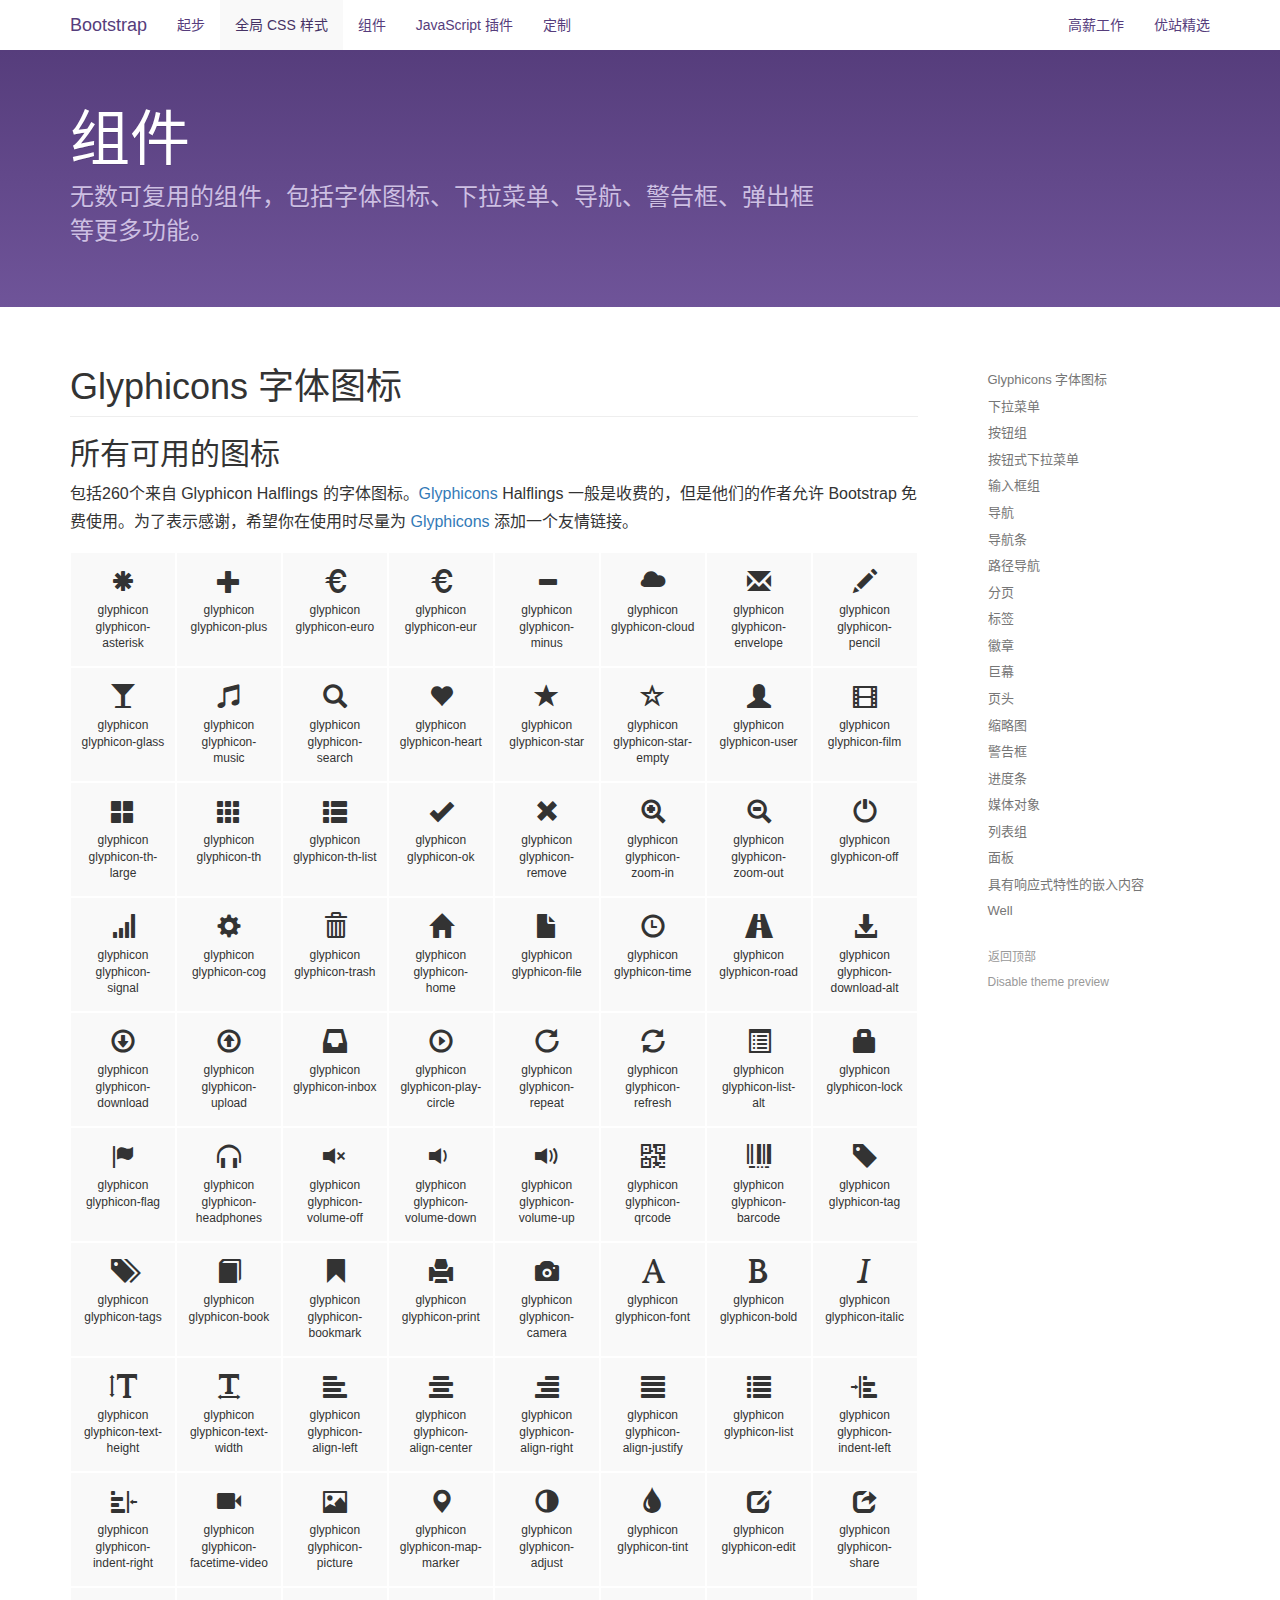
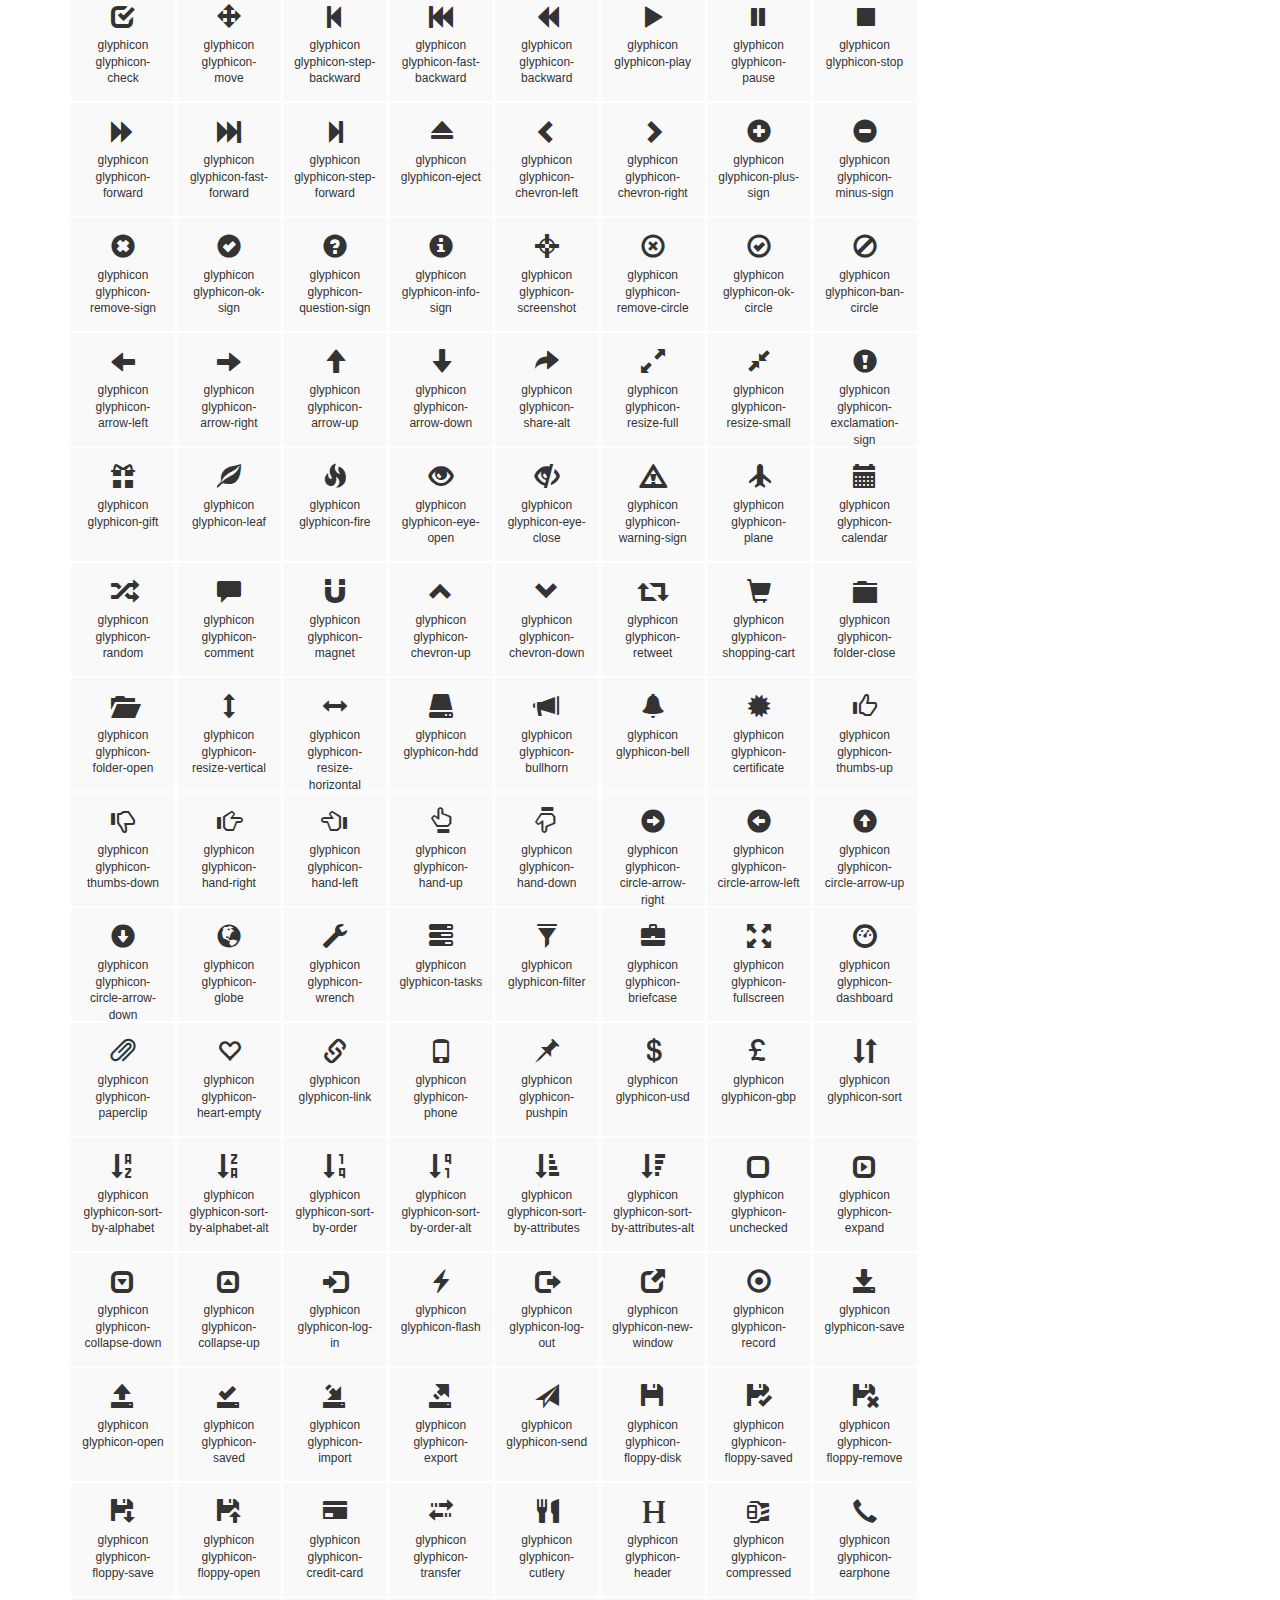
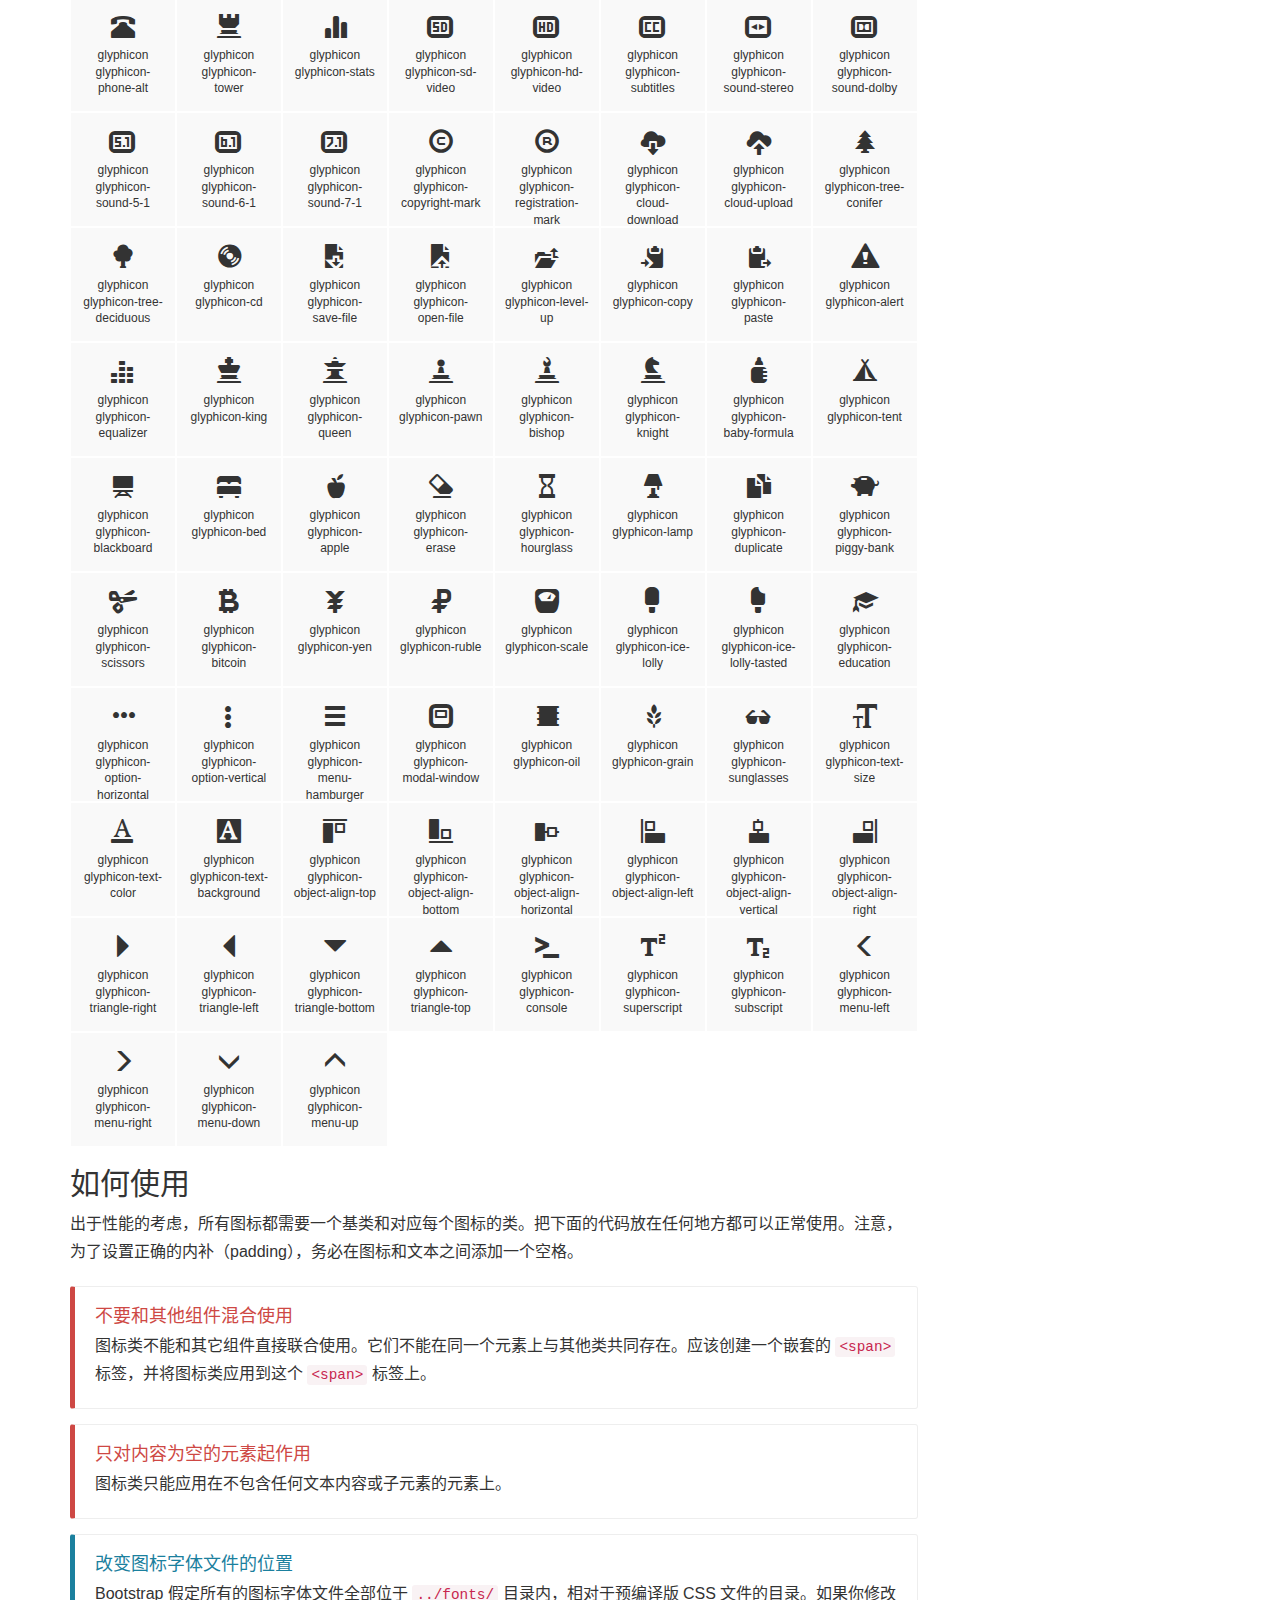
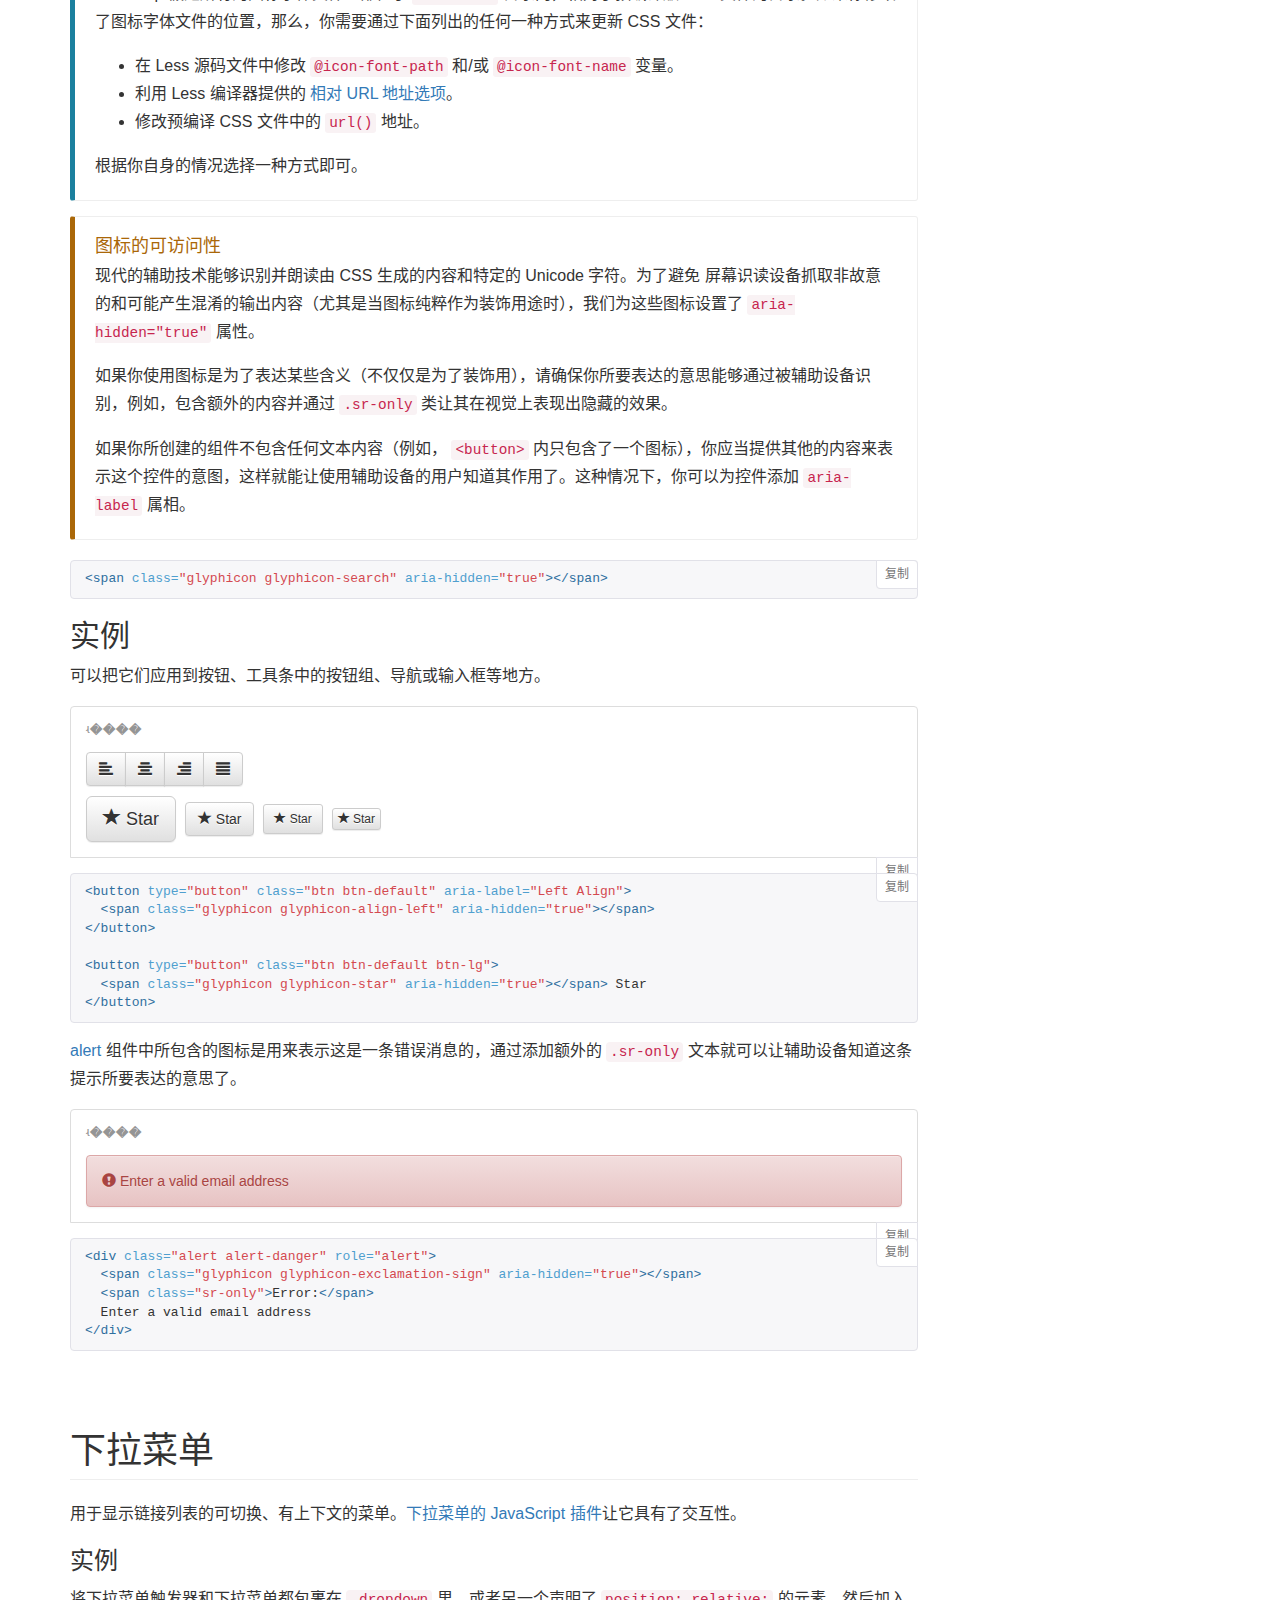
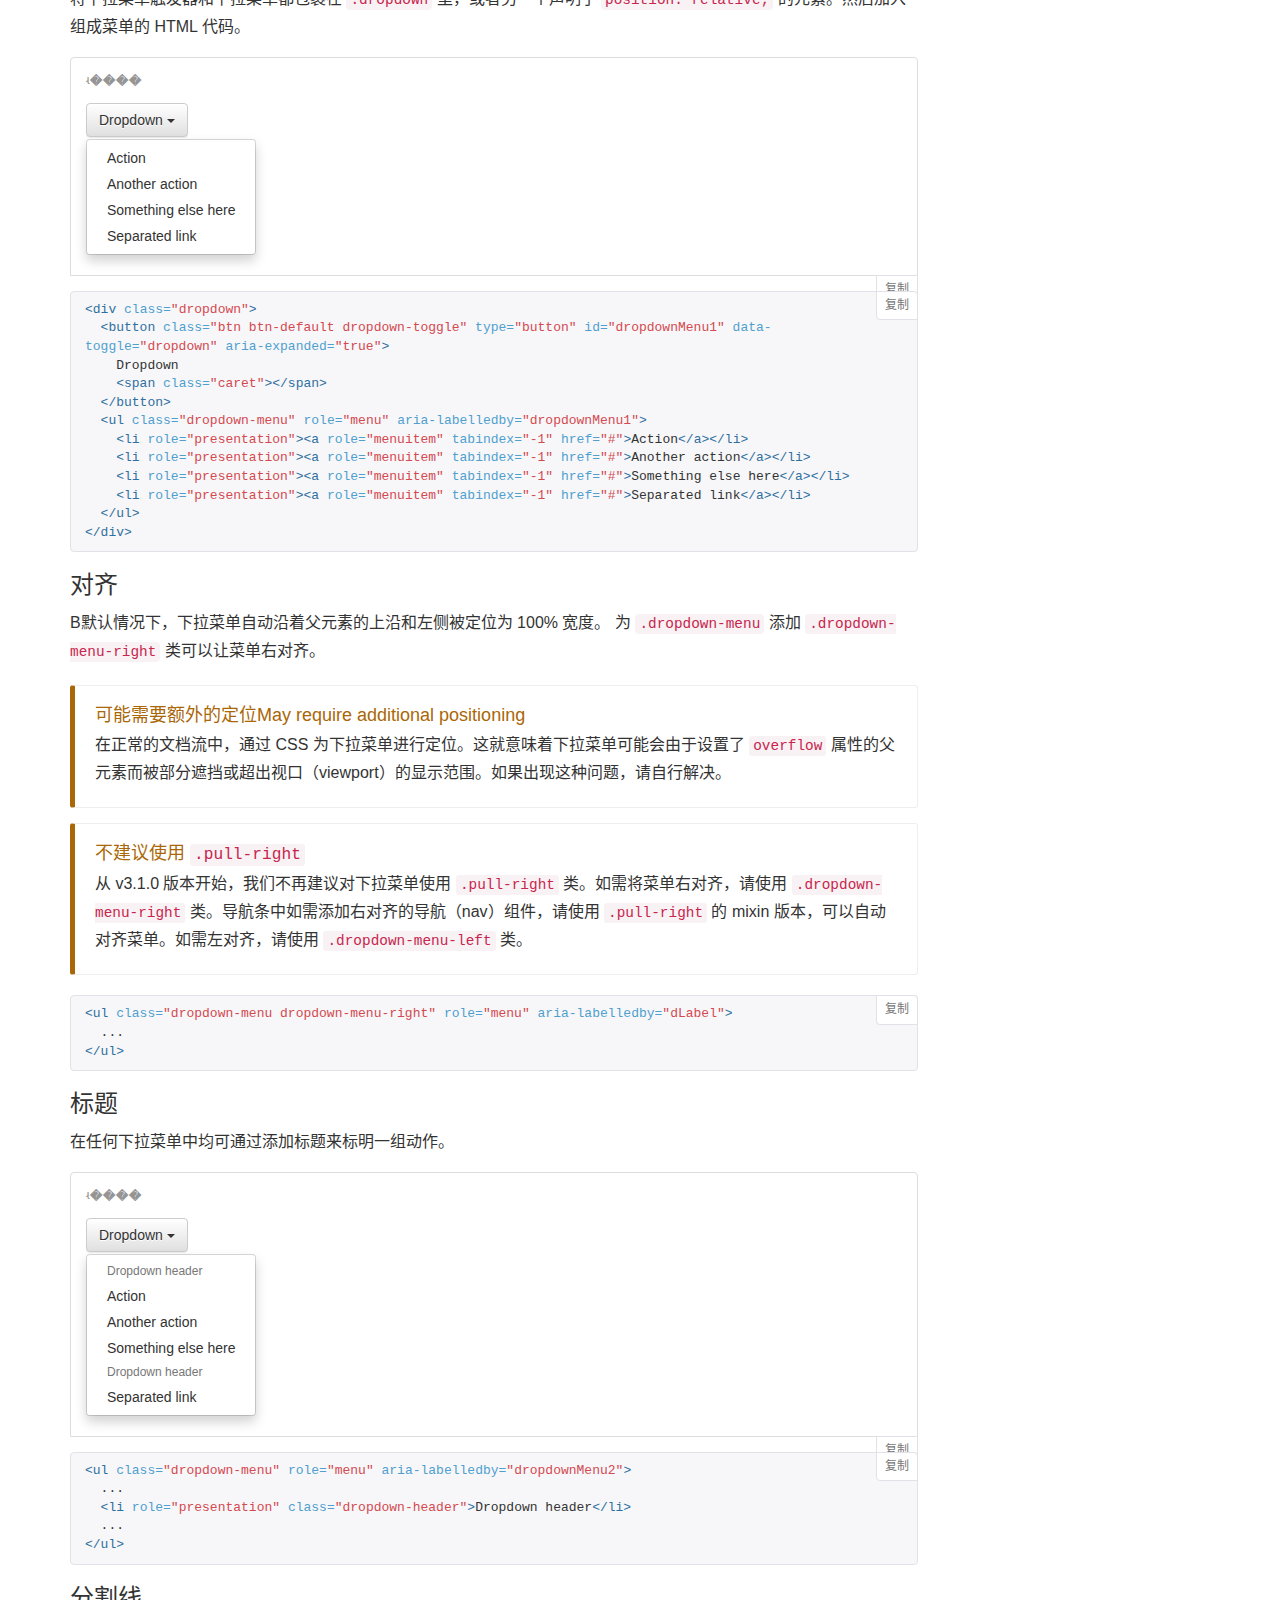
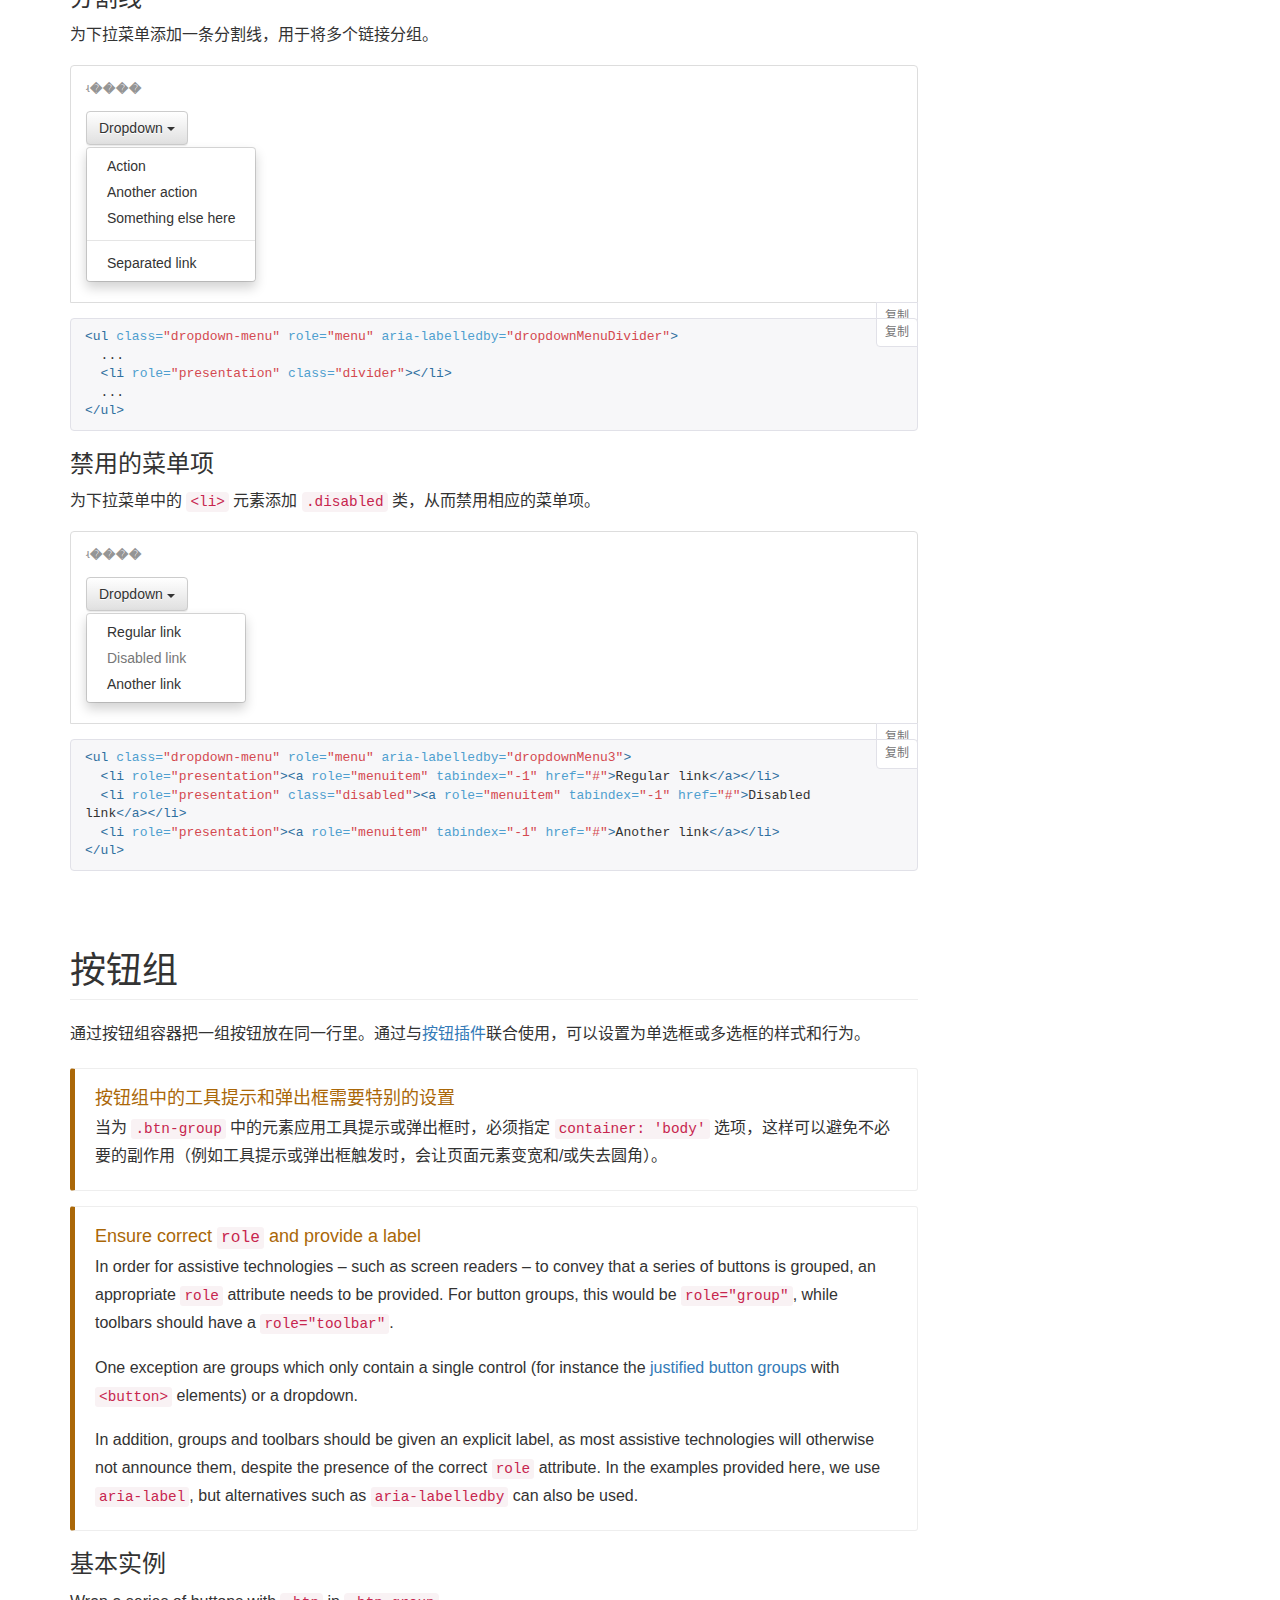
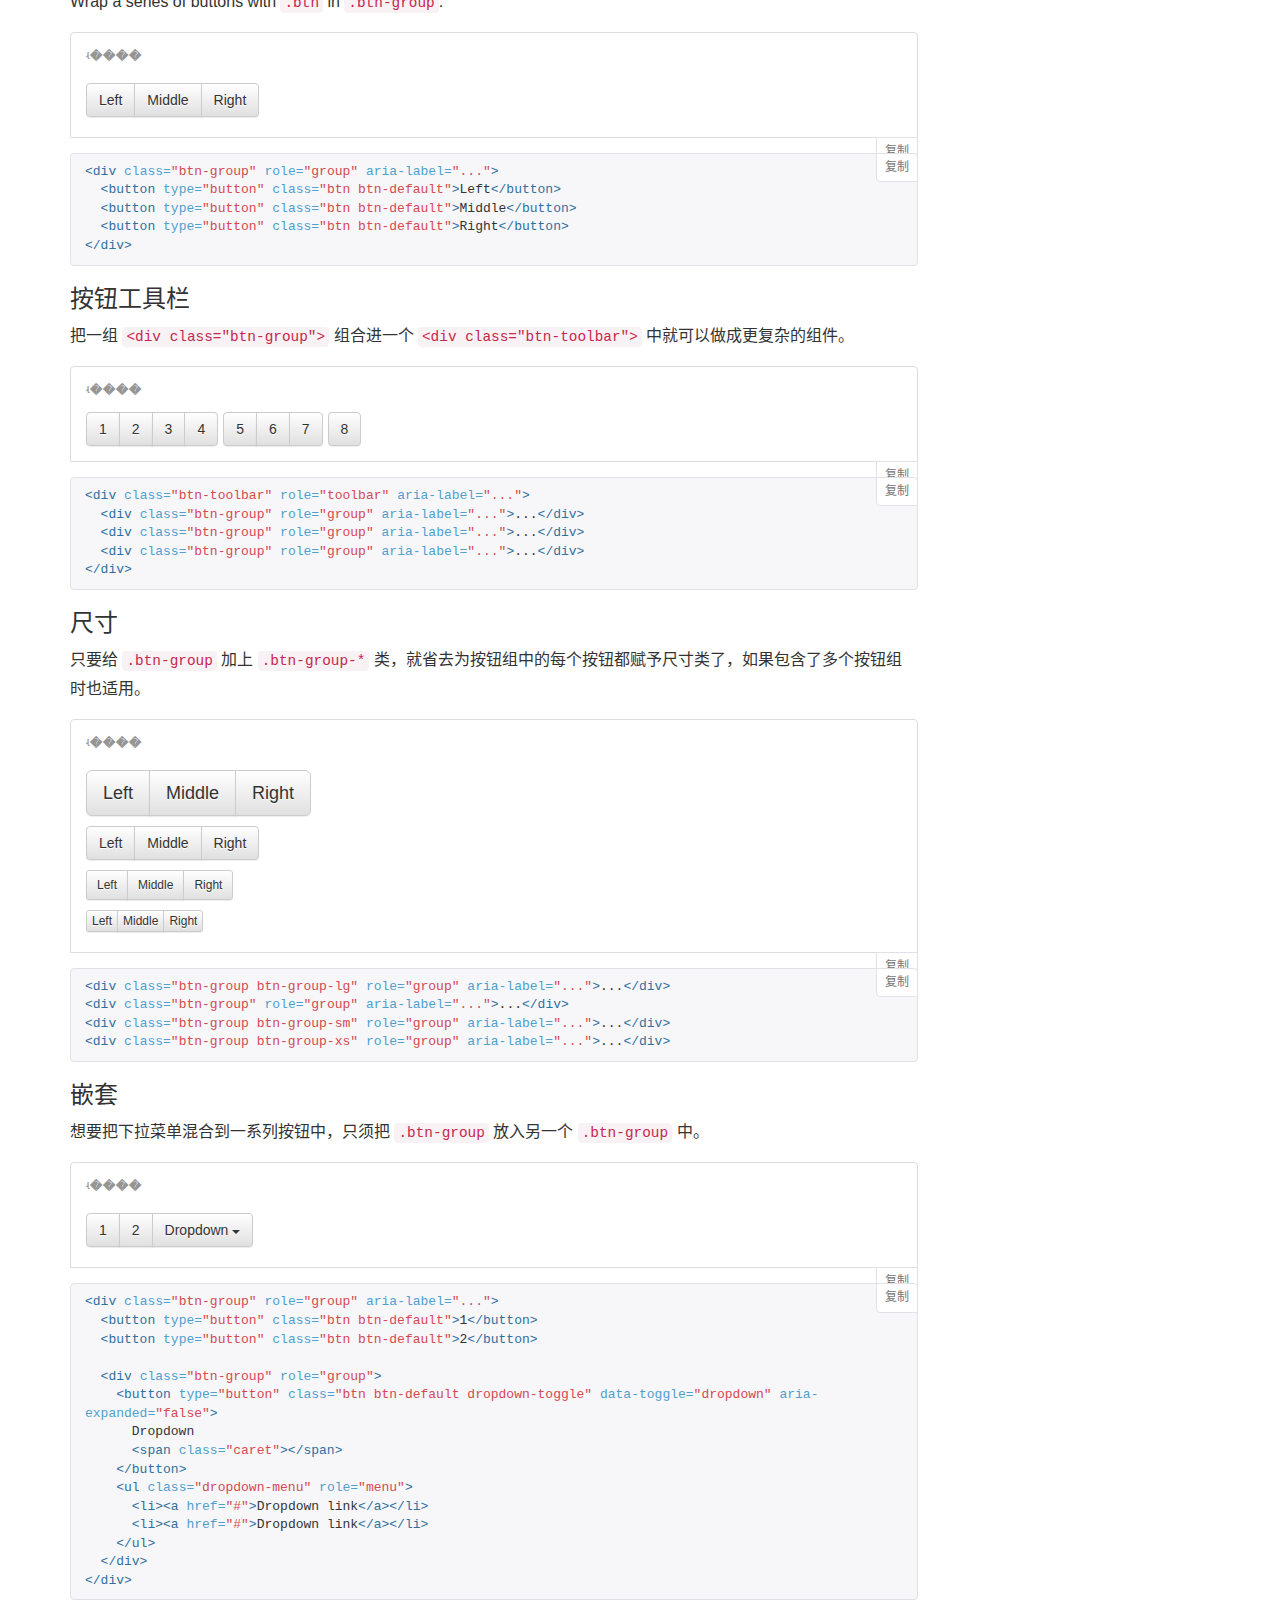
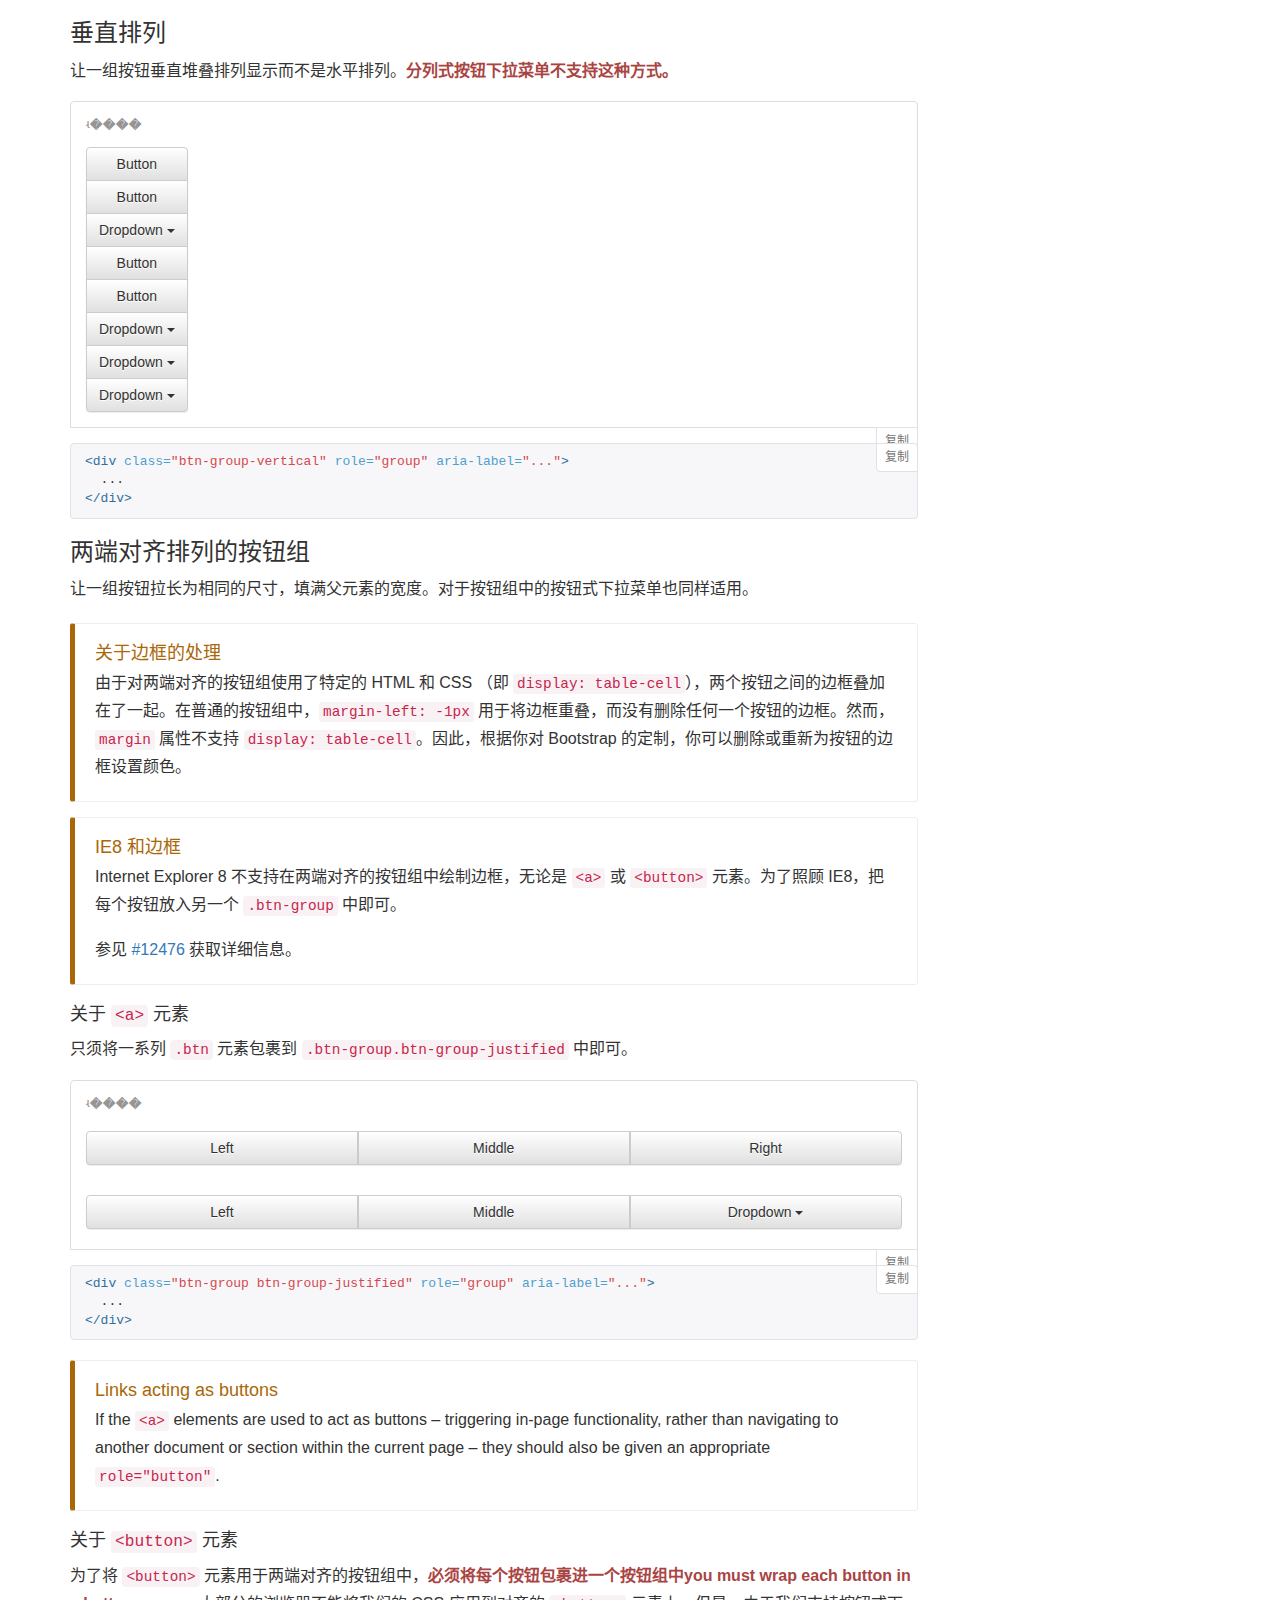
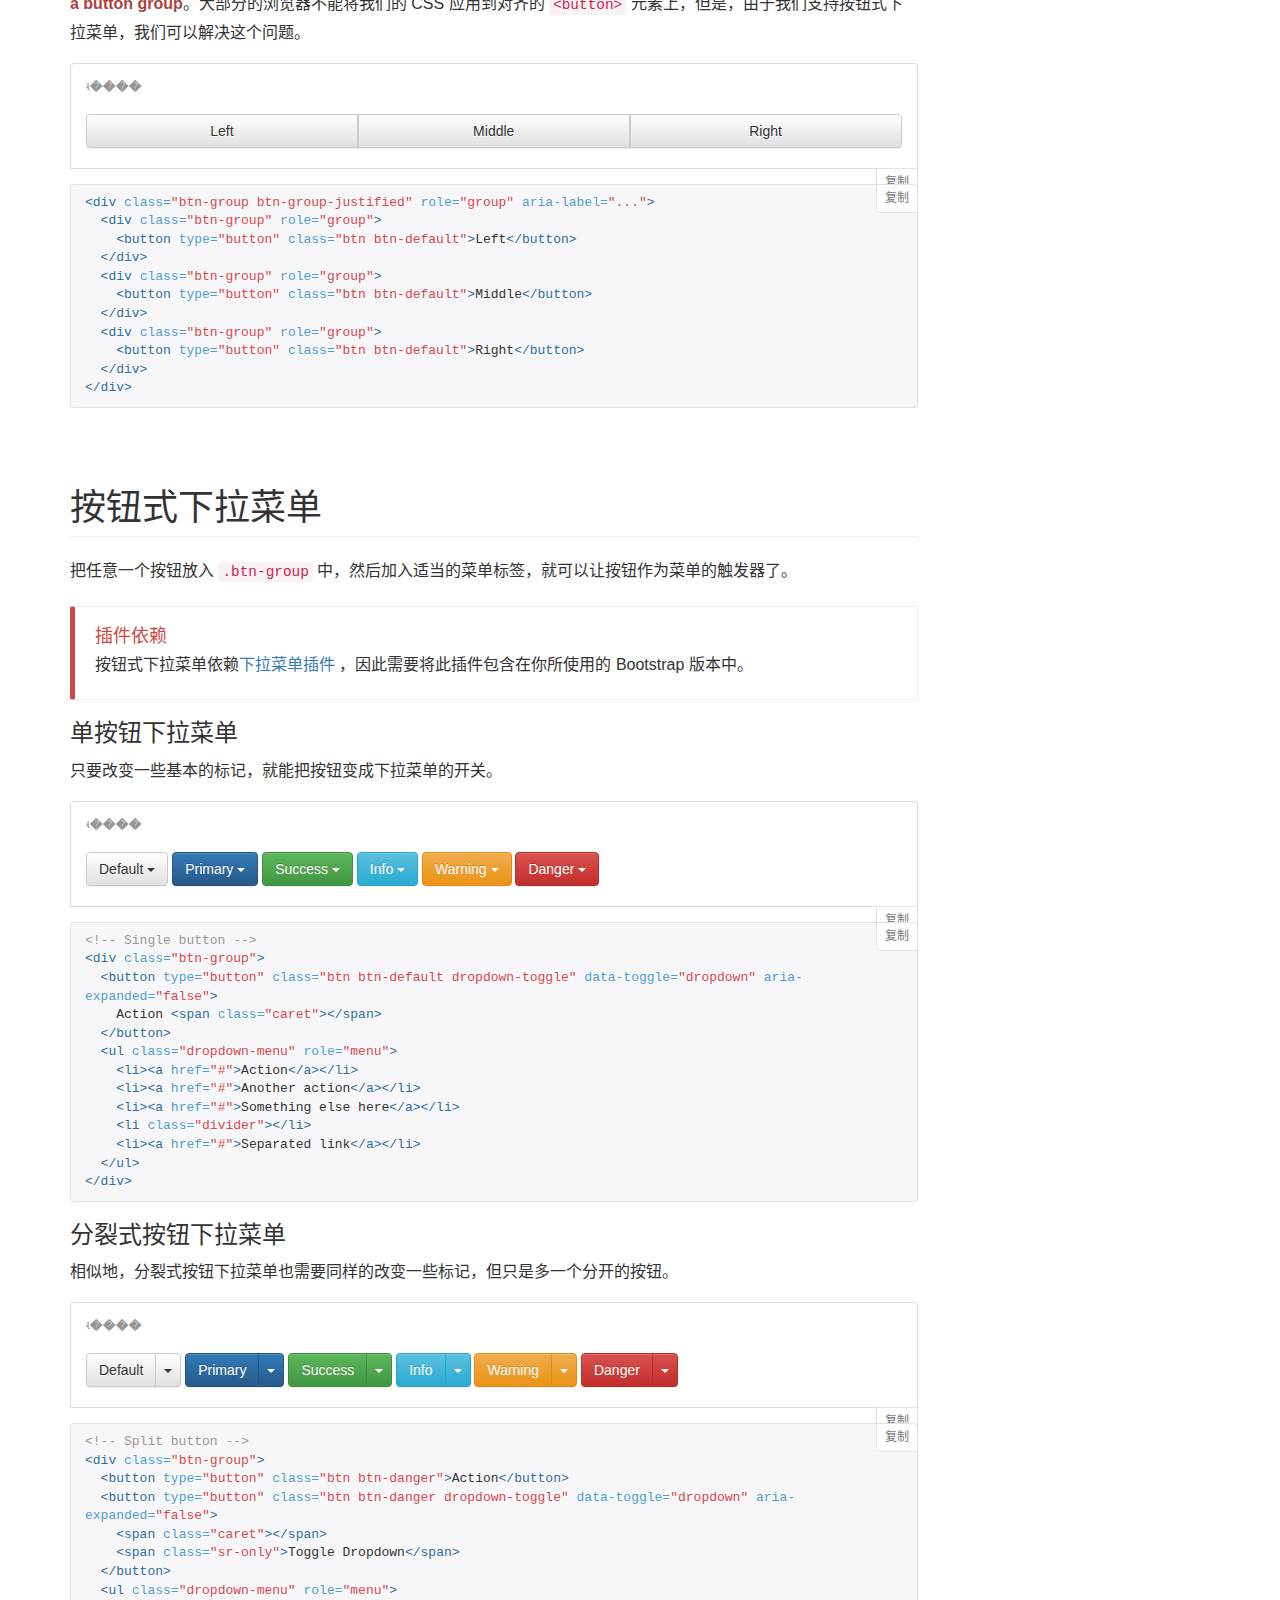
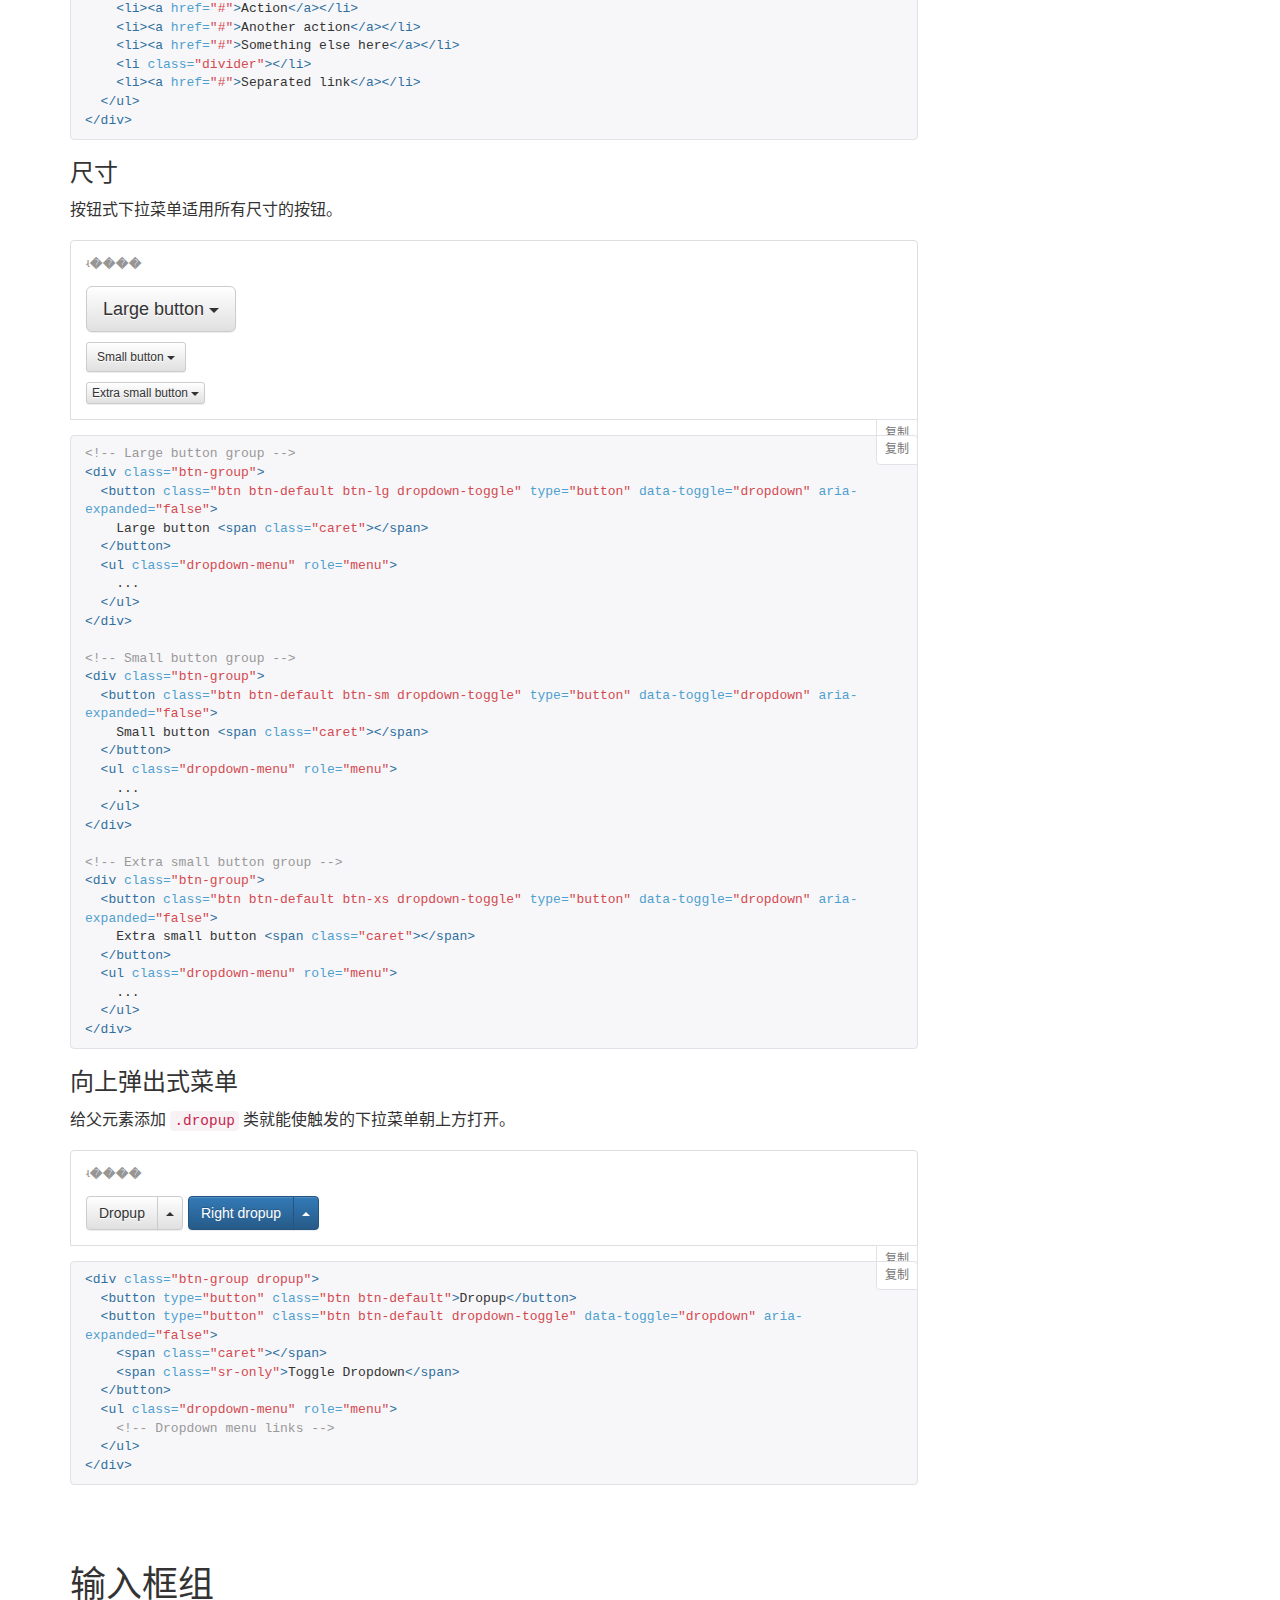
<file: cms/css/bootstrap3.2.2/组件 · Bootstrap 中文文档.htm>
<!DOCTYPE html>
<!-- saved from url=(0033)组件 · Bootstrap 中文文档.htm -->
<html lang="zh-cn"><head><meta http-equiv="Content-Type" content="text/html; charset=UTF-8">
    <!-- Meta, title, CSS, favicons, etc. -->
    <meta charset="utf-8">
<meta http-equiv="X-UA-Compatible" content="IE=edge">
<meta name="viewport" content="width=device-width, initial-scale=1">
<meta name="description" content="Bootstrap - 简洁、直观、强悍、移动设备优先的前端开发框架，让web开发更迅速、简单。">
<meta name="keywords" content="HTML, CSS, JS, JavaScript, framework, bootstrap, front-end, frontend, web development">
<meta name="author" content="Mark Otto, Jacob Thornton, and Bootstrap contributors">
<meta name="author" content="王赛 &lt;wangsai@bootcss.com&gt;">

<title>
  
    组件 · Bootstrap 中文文档
  
</title>

<!-- Bootstrap core CSS -->
<link href="./css/bootstrap.min.css" rel="stylesheet">

  <!-- Optional Bootstrap Theme -->
  <link href="./css/bootstrap-theme.min.css" data-href="./css/bootstrap-theme.min.css" rel="stylesheet" id="bs-theme-stylesheet">

<link href="./css/patch.css" rel="stylesheet">

<!-- Documentation extras -->
<link href="./css/docs.min.css" rel="stylesheet">
<!--[if lt IE 9]><script src="../assets/js/ie8-responsive-file-warning.js"></script><![endif]-->
<script src="./组件 · Bootstrap 中文文档_files/ie-emulation-modes-warning.js"></script>

<!-- HTML5 shim and Respond.js for IE8 support of HTML5 elements and media queries -->
<!--[if lt IE 9]>
  <script src="http://cdn.bootcss.com/html5shiv/3.7.2/html5shiv.min.js"></script>
  <script src="http://cdn.bootcss.com/respond.js/1.4.2/respond.min.js"></script>
<![endif]-->

<!-- Favicons -->
<link rel="apple-touch-icon" href="http://v3.bootcss.com/apple-touch-icon.png">
<link rel="icon" href="http://v3.bootcss.com/favicon.ico">
<script>
  var _hmt = _hmt || [];
</script>
  </head>
  <body>
    <a id="skippy" class="sr-only sr-only-focusable" href="组件 · Bootstrap 中文文档.htm#content"><div class="container"><span class="skiplink-text">Skip to main content</span></div></a>

    <!-- Docs master nav -->
    <header class="navbar navbar-static-top bs-docs-nav" id="top" role="banner">
  <div class="container">
    <div class="navbar-header">
      <button class="navbar-toggle collapsed" type="button" data-toggle="collapse" data-target=".bs-navbar-collapse">
        <span class="sr-only">Toggle navigation</span>
        <span class="icon-bar"></span>
        <span class="icon-bar"></span>
        <span class="icon-bar"></span>
      </button>
      <a href="http://v3.bootcss.com/" class="navbar-brand">Bootstrap</a>
    </div>
    <nav class="collapse navbar-collapse bs-navbar-collapse">
      <ul class="nav navbar-nav">
        <li>
          <a href="起步 · Bootstrap 中文文档.htm">起步</a>
        </li>
        <li class="active">
          <a href="全局 CSS 样式 · Bootstrap 中文文档.htm">全局 CSS 样式</a>
        </li>
        <li>
          <a href="组件 · Bootstrap 中文文档.htm">组件</a>
        </li>
        <li>
          <a href="JavaScript 插件 · Bootstrap 中文文档.htm">JavaScript 插件</a>
        </li>
        <li>
          <a href="定制并下载 Bootstrap · Bootstrap 中文文档.htm">定制</a>
        </li>
      </ul>
      <ul class="nav navbar-nav navbar-right">
        <li><a href="http://job.bootcss.com/" onclick="_hmt.push([&#39;_trackEvent&#39;, &#39;docv3-navbar&#39;, &#39;click&#39;, &#39;doc-home-navbar-job&#39;])" target="_blank">高薪工作</a></li>
        <li><a href="http://expo.bootcss.com/" onclick="_hmt.push([&#39;_trackEvent&#39;, &#39;docv3-navbar&#39;, &#39;click&#39;, &#39;doc-home-navbar-expo&#39;])" target="_blank">优站精选</a></li>
      </ul>
    </nav>
  </div>
</header>


    <!-- Docs page layout -->
    <div class="bs-docs-header" id="content">
      <div class="container">
        <h1>组件</h1>
        <p>无数可复用的组件，包括字体图标、下拉菜单、导航、警告框、弹出框等更多功能。</p>
      </div>
    </div>

    <div class="container bs-docs-container">

      <div class="row">
        <div class="col-md-9" role="main">
          <div class="bs-docs-section">
  <h1 id="glyphicons" class="page-header">Glyphicons 字体图标</h1>

  <h2 id="glyphicons-glyphs">所有可用的图标</h2>
  <p>包括260个来自 Glyphicon Halflings 的字体图标。<a href="http://glyphicons.com/">Glyphicons</a> Halflings 一般是收费的，但是他们的作者允许 Bootstrap 免费使用。为了表示感谢，希望你在使用时尽量为 <a href="http://glyphicons.com/">Glyphicons</a> 添加一个友情链接。</p>
  <div class="bs-glyphicons">
    <ul class="bs-glyphicons-list">
      
        <li>
          <span class="glyphicon glyphicon-asterisk" aria-hidden="true"></span>
          <span class="glyphicon-class">glyphicon glyphicon-asterisk</span>
        </li>
      
        <li>
          <span class="glyphicon glyphicon-plus" aria-hidden="true"></span>
          <span class="glyphicon-class">glyphicon glyphicon-plus</span>
        </li>
      
        <li>
          <span class="glyphicon glyphicon-euro" aria-hidden="true"></span>
          <span class="glyphicon-class">glyphicon glyphicon-euro</span>
        </li>
      
        <li>
          <span class="glyphicon glyphicon-eur" aria-hidden="true"></span>
          <span class="glyphicon-class">glyphicon glyphicon-eur</span>
        </li>
      
        <li>
          <span class="glyphicon glyphicon-minus" aria-hidden="true"></span>
          <span class="glyphicon-class">glyphicon glyphicon-minus</span>
        </li>
      
        <li>
          <span class="glyphicon glyphicon-cloud" aria-hidden="true"></span>
          <span class="glyphicon-class">glyphicon glyphicon-cloud</span>
        </li>
      
        <li>
          <span class="glyphicon glyphicon-envelope" aria-hidden="true"></span>
          <span class="glyphicon-class">glyphicon glyphicon-envelope</span>
        </li>
      
        <li>
          <span class="glyphicon glyphicon-pencil" aria-hidden="true"></span>
          <span class="glyphicon-class">glyphicon glyphicon-pencil</span>
        </li>
      
        <li>
          <span class="glyphicon glyphicon-glass" aria-hidden="true"></span>
          <span class="glyphicon-class">glyphicon glyphicon-glass</span>
        </li>
      
        <li>
          <span class="glyphicon glyphicon-music" aria-hidden="true"></span>
          <span class="glyphicon-class">glyphicon glyphicon-music</span>
        </li>
      
        <li>
          <span class="glyphicon glyphicon-search" aria-hidden="true"></span>
          <span class="glyphicon-class">glyphicon glyphicon-search</span>
        </li>
      
        <li>
          <span class="glyphicon glyphicon-heart" aria-hidden="true"></span>
          <span class="glyphicon-class">glyphicon glyphicon-heart</span>
        </li>
      
        <li>
          <span class="glyphicon glyphicon-star" aria-hidden="true"></span>
          <span class="glyphicon-class">glyphicon glyphicon-star</span>
        </li>
      
        <li>
          <span class="glyphicon glyphicon-star-empty" aria-hidden="true"></span>
          <span class="glyphicon-class">glyphicon glyphicon-star-empty</span>
        </li>
      
        <li>
          <span class="glyphicon glyphicon-user" aria-hidden="true"></span>
          <span class="glyphicon-class">glyphicon glyphicon-user</span>
        </li>
      
        <li>
          <span class="glyphicon glyphicon-film" aria-hidden="true"></span>
          <span class="glyphicon-class">glyphicon glyphicon-film</span>
        </li>
      
        <li>
          <span class="glyphicon glyphicon-th-large" aria-hidden="true"></span>
          <span class="glyphicon-class">glyphicon glyphicon-th-large</span>
        </li>
      
        <li>
          <span class="glyphicon glyphicon-th" aria-hidden="true"></span>
          <span class="glyphicon-class">glyphicon glyphicon-th</span>
        </li>
      
        <li>
          <span class="glyphicon glyphicon-th-list" aria-hidden="true"></span>
          <span class="glyphicon-class">glyphicon glyphicon-th-list</span>
        </li>
      
        <li>
          <span class="glyphicon glyphicon-ok" aria-hidden="true"></span>
          <span class="glyphicon-class">glyphicon glyphicon-ok</span>
        </li>
      
        <li>
          <span class="glyphicon glyphicon-remove" aria-hidden="true"></span>
          <span class="glyphicon-class">glyphicon glyphicon-remove</span>
        </li>
      
        <li>
          <span class="glyphicon glyphicon-zoom-in" aria-hidden="true"></span>
          <span class="glyphicon-class">glyphicon glyphicon-zoom-in</span>
        </li>
      
        <li>
          <span class="glyphicon glyphicon-zoom-out" aria-hidden="true"></span>
          <span class="glyphicon-class">glyphicon glyphicon-zoom-out</span>
        </li>
      
        <li>
          <span class="glyphicon glyphicon-off" aria-hidden="true"></span>
          <span class="glyphicon-class">glyphicon glyphicon-off</span>
        </li>
      
        <li>
          <span class="glyphicon glyphicon-signal" aria-hidden="true"></span>
          <span class="glyphicon-class">glyphicon glyphicon-signal</span>
        </li>
      
        <li>
          <span class="glyphicon glyphicon-cog" aria-hidden="true"></span>
          <span class="glyphicon-class">glyphicon glyphicon-cog</span>
        </li>
      
        <li>
          <span class="glyphicon glyphicon-trash" aria-hidden="true"></span>
          <span class="glyphicon-class">glyphicon glyphicon-trash</span>
        </li>
      
        <li>
          <span class="glyphicon glyphicon-home" aria-hidden="true"></span>
          <span class="glyphicon-class">glyphicon glyphicon-home</span>
        </li>
      
        <li>
          <span class="glyphicon glyphicon-file" aria-hidden="true"></span>
          <span class="glyphicon-class">glyphicon glyphicon-file</span>
        </li>
      
        <li>
          <span class="glyphicon glyphicon-time" aria-hidden="true"></span>
          <span class="glyphicon-class">glyphicon glyphicon-time</span>
        </li>
      
        <li>
          <span class="glyphicon glyphicon-road" aria-hidden="true"></span>
          <span class="glyphicon-class">glyphicon glyphicon-road</span>
        </li>
      
        <li>
          <span class="glyphicon glyphicon-download-alt" aria-hidden="true"></span>
          <span class="glyphicon-class">glyphicon glyphicon-download-alt</span>
        </li>
      
        <li>
          <span class="glyphicon glyphicon-download" aria-hidden="true"></span>
          <span class="glyphicon-class">glyphicon glyphicon-download</span>
        </li>
      
        <li>
          <span class="glyphicon glyphicon-upload" aria-hidden="true"></span>
          <span class="glyphicon-class">glyphicon glyphicon-upload</span>
        </li>
      
        <li>
          <span class="glyphicon glyphicon-inbox" aria-hidden="true"></span>
          <span class="glyphicon-class">glyphicon glyphicon-inbox</span>
        </li>
      
        <li>
          <span class="glyphicon glyphicon-play-circle" aria-hidden="true"></span>
          <span class="glyphicon-class">glyphicon glyphicon-play-circle</span>
        </li>
      
        <li>
          <span class="glyphicon glyphicon-repeat" aria-hidden="true"></span>
          <span class="glyphicon-class">glyphicon glyphicon-repeat</span>
        </li>
      
        <li>
          <span class="glyphicon glyphicon-refresh" aria-hidden="true"></span>
          <span class="glyphicon-class">glyphicon glyphicon-refresh</span>
        </li>
      
        <li>
          <span class="glyphicon glyphicon-list-alt" aria-hidden="true"></span>
          <span class="glyphicon-class">glyphicon glyphicon-list-alt</span>
        </li>
      
        <li>
          <span class="glyphicon glyphicon-lock" aria-hidden="true"></span>
          <span class="glyphicon-class">glyphicon glyphicon-lock</span>
        </li>
      
        <li>
          <span class="glyphicon glyphicon-flag" aria-hidden="true"></span>
          <span class="glyphicon-class">glyphicon glyphicon-flag</span>
        </li>
      
        <li>
          <span class="glyphicon glyphicon-headphones" aria-hidden="true"></span>
          <span class="glyphicon-class">glyphicon glyphicon-headphones</span>
        </li>
      
        <li>
          <span class="glyphicon glyphicon-volume-off" aria-hidden="true"></span>
          <span class="glyphicon-class">glyphicon glyphicon-volume-off</span>
        </li>
      
        <li>
          <span class="glyphicon glyphicon-volume-down" aria-hidden="true"></span>
          <span class="glyphicon-class">glyphicon glyphicon-volume-down</span>
        </li>
      
        <li>
          <span class="glyphicon glyphicon-volume-up" aria-hidden="true"></span>
          <span class="glyphicon-class">glyphicon glyphicon-volume-up</span>
        </li>
      
        <li>
          <span class="glyphicon glyphicon-qrcode" aria-hidden="true"></span>
          <span class="glyphicon-class">glyphicon glyphicon-qrcode</span>
        </li>
      
        <li>
          <span class="glyphicon glyphicon-barcode" aria-hidden="true"></span>
          <span class="glyphicon-class">glyphicon glyphicon-barcode</span>
        </li>
      
        <li>
          <span class="glyphicon glyphicon-tag" aria-hidden="true"></span>
          <span class="glyphicon-class">glyphicon glyphicon-tag</span>
        </li>
      
        <li>
          <span class="glyphicon glyphicon-tags" aria-hidden="true"></span>
          <span class="glyphicon-class">glyphicon glyphicon-tags</span>
        </li>
      
        <li>
          <span class="glyphicon glyphicon-book" aria-hidden="true"></span>
          <span class="glyphicon-class">glyphicon glyphicon-book</span>
        </li>
      
        <li>
          <span class="glyphicon glyphicon-bookmark" aria-hidden="true"></span>
          <span class="glyphicon-class">glyphicon glyphicon-bookmark</span>
        </li>
      
        <li>
          <span class="glyphicon glyphicon-print" aria-hidden="true"></span>
          <span class="glyphicon-class">glyphicon glyphicon-print</span>
        </li>
      
        <li>
          <span class="glyphicon glyphicon-camera" aria-hidden="true"></span>
          <span class="glyphicon-class">glyphicon glyphicon-camera</span>
        </li>
      
        <li>
          <span class="glyphicon glyphicon-font" aria-hidden="true"></span>
          <span class="glyphicon-class">glyphicon glyphicon-font</span>
        </li>
      
        <li>
          <span class="glyphicon glyphicon-bold" aria-hidden="true"></span>
          <span class="glyphicon-class">glyphicon glyphicon-bold</span>
        </li>
      
        <li>
          <span class="glyphicon glyphicon-italic" aria-hidden="true"></span>
          <span class="glyphicon-class">glyphicon glyphicon-italic</span>
        </li>
      
        <li>
          <span class="glyphicon glyphicon-text-height" aria-hidden="true"></span>
          <span class="glyphicon-class">glyphicon glyphicon-text-height</span>
        </li>
      
        <li>
          <span class="glyphicon glyphicon-text-width" aria-hidden="true"></span>
          <span class="glyphicon-class">glyphicon glyphicon-text-width</span>
        </li>
      
        <li>
          <span class="glyphicon glyphicon-align-left" aria-hidden="true"></span>
          <span class="glyphicon-class">glyphicon glyphicon-align-left</span>
        </li>
      
        <li>
          <span class="glyphicon glyphicon-align-center" aria-hidden="true"></span>
          <span class="glyphicon-class">glyphicon glyphicon-align-center</span>
        </li>
      
        <li>
          <span class="glyphicon glyphicon-align-right" aria-hidden="true"></span>
          <span class="glyphicon-class">glyphicon glyphicon-align-right</span>
        </li>
      
        <li>
          <span class="glyphicon glyphicon-align-justify" aria-hidden="true"></span>
          <span class="glyphicon-class">glyphicon glyphicon-align-justify</span>
        </li>
      
        <li>
          <span class="glyphicon glyphicon-list" aria-hidden="true"></span>
          <span class="glyphicon-class">glyphicon glyphicon-list</span>
        </li>
      
        <li>
          <span class="glyphicon glyphicon-indent-left" aria-hidden="true"></span>
          <span class="glyphicon-class">glyphicon glyphicon-indent-left</span>
        </li>
      
        <li>
          <span class="glyphicon glyphicon-indent-right" aria-hidden="true"></span>
          <span class="glyphicon-class">glyphicon glyphicon-indent-right</span>
        </li>
      
        <li>
          <span class="glyphicon glyphicon-facetime-video" aria-hidden="true"></span>
          <span class="glyphicon-class">glyphicon glyphicon-facetime-video</span>
        </li>
      
        <li>
          <span class="glyphicon glyphicon-picture" aria-hidden="true"></span>
          <span class="glyphicon-class">glyphicon glyphicon-picture</span>
        </li>
      
        <li>
          <span class="glyphicon glyphicon-map-marker" aria-hidden="true"></span>
          <span class="glyphicon-class">glyphicon glyphicon-map-marker</span>
        </li>
      
        <li>
          <span class="glyphicon glyphicon-adjust" aria-hidden="true"></span>
          <span class="glyphicon-class">glyphicon glyphicon-adjust</span>
        </li>
      
        <li>
          <span class="glyphicon glyphicon-tint" aria-hidden="true"></span>
          <span class="glyphicon-class">glyphicon glyphicon-tint</span>
        </li>
      
        <li>
          <span class="glyphicon glyphicon-edit" aria-hidden="true"></span>
          <span class="glyphicon-class">glyphicon glyphicon-edit</span>
        </li>
      
        <li>
          <span class="glyphicon glyphicon-share" aria-hidden="true"></span>
          <span class="glyphicon-class">glyphicon glyphicon-share</span>
        </li>
      
        <li>
          <span class="glyphicon glyphicon-check" aria-hidden="true"></span>
          <span class="glyphicon-class">glyphicon glyphicon-check</span>
        </li>
      
        <li>
          <span class="glyphicon glyphicon-move" aria-hidden="true"></span>
          <span class="glyphicon-class">glyphicon glyphicon-move</span>
        </li>
      
        <li>
          <span class="glyphicon glyphicon-step-backward" aria-hidden="true"></span>
          <span class="glyphicon-class">glyphicon glyphicon-step-backward</span>
        </li>
      
        <li>
          <span class="glyphicon glyphicon-fast-backward" aria-hidden="true"></span>
          <span class="glyphicon-class">glyphicon glyphicon-fast-backward</span>
        </li>
      
        <li>
          <span class="glyphicon glyphicon-backward" aria-hidden="true"></span>
          <span class="glyphicon-class">glyphicon glyphicon-backward</span>
        </li>
      
        <li>
          <span class="glyphicon glyphicon-play" aria-hidden="true"></span>
          <span class="glyphicon-class">glyphicon glyphicon-play</span>
        </li>
      
        <li>
          <span class="glyphicon glyphicon-pause" aria-hidden="true"></span>
          <span class="glyphicon-class">glyphicon glyphicon-pause</span>
        </li>
      
        <li>
          <span class="glyphicon glyphicon-stop" aria-hidden="true"></span>
          <span class="glyphicon-class">glyphicon glyphicon-stop</span>
        </li>
      
        <li>
          <span class="glyphicon glyphicon-forward" aria-hidden="true"></span>
          <span class="glyphicon-class">glyphicon glyphicon-forward</span>
        </li>
      
        <li>
          <span class="glyphicon glyphicon-fast-forward" aria-hidden="true"></span>
          <span class="glyphicon-class">glyphicon glyphicon-fast-forward</span>
        </li>
      
        <li>
          <span class="glyphicon glyphicon-step-forward" aria-hidden="true"></span>
          <span class="glyphicon-class">glyphicon glyphicon-step-forward</span>
        </li>
      
        <li>
          <span class="glyphicon glyphicon-eject" aria-hidden="true"></span>
          <span class="glyphicon-class">glyphicon glyphicon-eject</span>
        </li>
      
        <li>
          <span class="glyphicon glyphicon-chevron-left" aria-hidden="true"></span>
          <span class="glyphicon-class">glyphicon glyphicon-chevron-left</span>
        </li>
      
        <li>
          <span class="glyphicon glyphicon-chevron-right" aria-hidden="true"></span>
          <span class="glyphicon-class">glyphicon glyphicon-chevron-right</span>
        </li>
      
        <li>
          <span class="glyphicon glyphicon-plus-sign" aria-hidden="true"></span>
          <span class="glyphicon-class">glyphicon glyphicon-plus-sign</span>
        </li>
      
        <li>
          <span class="glyphicon glyphicon-minus-sign" aria-hidden="true"></span>
          <span class="glyphicon-class">glyphicon glyphicon-minus-sign</span>
        </li>
      
        <li>
          <span class="glyphicon glyphicon-remove-sign" aria-hidden="true"></span>
          <span class="glyphicon-class">glyphicon glyphicon-remove-sign</span>
        </li>
      
        <li>
          <span class="glyphicon glyphicon-ok-sign" aria-hidden="true"></span>
          <span class="glyphicon-class">glyphicon glyphicon-ok-sign</span>
        </li>
      
        <li>
          <span class="glyphicon glyphicon-question-sign" aria-hidden="true"></span>
          <span class="glyphicon-class">glyphicon glyphicon-question-sign</span>
        </li>
      
        <li>
          <span class="glyphicon glyphicon-info-sign" aria-hidden="true"></span>
          <span class="glyphicon-class">glyphicon glyphicon-info-sign</span>
        </li>
      
        <li>
          <span class="glyphicon glyphicon-screenshot" aria-hidden="true"></span>
          <span class="glyphicon-class">glyphicon glyphicon-screenshot</span>
        </li>
      
        <li>
          <span class="glyphicon glyphicon-remove-circle" aria-hidden="true"></span>
          <span class="glyphicon-class">glyphicon glyphicon-remove-circle</span>
        </li>
      
        <li>
          <span class="glyphicon glyphicon-ok-circle" aria-hidden="true"></span>
          <span class="glyphicon-class">glyphicon glyphicon-ok-circle</span>
        </li>
      
        <li>
          <span class="glyphicon glyphicon-ban-circle" aria-hidden="true"></span>
          <span class="glyphicon-class">glyphicon glyphicon-ban-circle</span>
        </li>
      
        <li>
          <span class="glyphicon glyphicon-arrow-left" aria-hidden="true"></span>
          <span class="glyphicon-class">glyphicon glyphicon-arrow-left</span>
        </li>
      
        <li>
          <span class="glyphicon glyphicon-arrow-right" aria-hidden="true"></span>
          <span class="glyphicon-class">glyphicon glyphicon-arrow-right</span>
        </li>
      
        <li>
          <span class="glyphicon glyphicon-arrow-up" aria-hidden="true"></span>
          <span class="glyphicon-class">glyphicon glyphicon-arrow-up</span>
        </li>
      
        <li>
          <span class="glyphicon glyphicon-arrow-down" aria-hidden="true"></span>
          <span class="glyphicon-class">glyphicon glyphicon-arrow-down</span>
        </li>
      
        <li>
          <span class="glyphicon glyphicon-share-alt" aria-hidden="true"></span>
          <span class="glyphicon-class">glyphicon glyphicon-share-alt</span>
        </li>
      
        <li>
          <span class="glyphicon glyphicon-resize-full" aria-hidden="true"></span>
          <span class="glyphicon-class">glyphicon glyphicon-resize-full</span>
        </li>
      
        <li>
          <span class="glyphicon glyphicon-resize-small" aria-hidden="true"></span>
          <span class="glyphicon-class">glyphicon glyphicon-resize-small</span>
        </li>
      
        <li>
          <span class="glyphicon glyphicon-exclamation-sign" aria-hidden="true"></span>
          <span class="glyphicon-class">glyphicon glyphicon-exclamation-sign</span>
        </li>
      
        <li>
          <span class="glyphicon glyphicon-gift" aria-hidden="true"></span>
          <span class="glyphicon-class">glyphicon glyphicon-gift</span>
        </li>
      
        <li>
          <span class="glyphicon glyphicon-leaf" aria-hidden="true"></span>
          <span class="glyphicon-class">glyphicon glyphicon-leaf</span>
        </li>
      
        <li>
          <span class="glyphicon glyphicon-fire" aria-hidden="true"></span>
          <span class="glyphicon-class">glyphicon glyphicon-fire</span>
        </li>
      
        <li>
          <span class="glyphicon glyphicon-eye-open" aria-hidden="true"></span>
          <span class="glyphicon-class">glyphicon glyphicon-eye-open</span>
        </li>
      
        <li>
          <span class="glyphicon glyphicon-eye-close" aria-hidden="true"></span>
          <span class="glyphicon-class">glyphicon glyphicon-eye-close</span>
        </li>
      
        <li>
          <span class="glyphicon glyphicon-warning-sign" aria-hidden="true"></span>
          <span class="glyphicon-class">glyphicon glyphicon-warning-sign</span>
        </li>
      
        <li>
          <span class="glyphicon glyphicon-plane" aria-hidden="true"></span>
          <span class="glyphicon-class">glyphicon glyphicon-plane</span>
        </li>
      
        <li>
          <span class="glyphicon glyphicon-calendar" aria-hidden="true"></span>
          <span class="glyphicon-class">glyphicon glyphicon-calendar</span>
        </li>
      
        <li>
          <span class="glyphicon glyphicon-random" aria-hidden="true"></span>
          <span class="glyphicon-class">glyphicon glyphicon-random</span>
        </li>
      
        <li>
          <span class="glyphicon glyphicon-comment" aria-hidden="true"></span>
          <span class="glyphicon-class">glyphicon glyphicon-comment</span>
        </li>
      
        <li>
          <span class="glyphicon glyphicon-magnet" aria-hidden="true"></span>
          <span class="glyphicon-class">glyphicon glyphicon-magnet</span>
        </li>
      
        <li>
          <span class="glyphicon glyphicon-chevron-up" aria-hidden="true"></span>
          <span class="glyphicon-class">glyphicon glyphicon-chevron-up</span>
        </li>
      
        <li>
          <span class="glyphicon glyphicon-chevron-down" aria-hidden="true"></span>
          <span class="glyphicon-class">glyphicon glyphicon-chevron-down</span>
        </li>
      
        <li>
          <span class="glyphicon glyphicon-retweet" aria-hidden="true"></span>
          <span class="glyphicon-class">glyphicon glyphicon-retweet</span>
        </li>
      
        <li>
          <span class="glyphicon glyphicon-shopping-cart" aria-hidden="true"></span>
          <span class="glyphicon-class">glyphicon glyphicon-shopping-cart</span>
        </li>
      
        <li>
          <span class="glyphicon glyphicon-folder-close" aria-hidden="true"></span>
          <span class="glyphicon-class">glyphicon glyphicon-folder-close</span>
        </li>
      
        <li>
          <span class="glyphicon glyphicon-folder-open" aria-hidden="true"></span>
          <span class="glyphicon-class">glyphicon glyphicon-folder-open</span>
        </li>
      
        <li>
          <span class="glyphicon glyphicon-resize-vertical" aria-hidden="true"></span>
          <span class="glyphicon-class">glyphicon glyphicon-resize-vertical</span>
        </li>
      
        <li>
          <span class="glyphicon glyphicon-resize-horizontal" aria-hidden="true"></span>
          <span class="glyphicon-class">glyphicon glyphicon-resize-horizontal</span>
        </li>
      
        <li>
          <span class="glyphicon glyphicon-hdd" aria-hidden="true"></span>
          <span class="glyphicon-class">glyphicon glyphicon-hdd</span>
        </li>
      
        <li>
          <span class="glyphicon glyphicon-bullhorn" aria-hidden="true"></span>
          <span class="glyphicon-class">glyphicon glyphicon-bullhorn</span>
        </li>
      
        <li>
          <span class="glyphicon glyphicon-bell" aria-hidden="true"></span>
          <span class="glyphicon-class">glyphicon glyphicon-bell</span>
        </li>
      
        <li>
          <span class="glyphicon glyphicon-certificate" aria-hidden="true"></span>
          <span class="glyphicon-class">glyphicon glyphicon-certificate</span>
        </li>
      
        <li>
          <span class="glyphicon glyphicon-thumbs-up" aria-hidden="true"></span>
          <span class="glyphicon-class">glyphicon glyphicon-thumbs-up</span>
        </li>
      
        <li>
          <span class="glyphicon glyphicon-thumbs-down" aria-hidden="true"></span>
          <span class="glyphicon-class">glyphicon glyphicon-thumbs-down</span>
        </li>
      
        <li>
          <span class="glyphicon glyphicon-hand-right" aria-hidden="true"></span>
          <span class="glyphicon-class">glyphicon glyphicon-hand-right</span>
        </li>
      
        <li>
          <span class="glyphicon glyphicon-hand-left" aria-hidden="true"></span>
          <span class="glyphicon-class">glyphicon glyphicon-hand-left</span>
        </li>
      
        <li>
          <span class="glyphicon glyphicon-hand-up" aria-hidden="true"></span>
          <span class="glyphicon-class">glyphicon glyphicon-hand-up</span>
        </li>
      
        <li>
          <span class="glyphicon glyphicon-hand-down" aria-hidden="true"></span>
          <span class="glyphicon-class">glyphicon glyphicon-hand-down</span>
        </li>
      
        <li>
          <span class="glyphicon glyphicon-circle-arrow-right" aria-hidden="true"></span>
          <span class="glyphicon-class">glyphicon glyphicon-circle-arrow-right</span>
        </li>
      
        <li>
          <span class="glyphicon glyphicon-circle-arrow-left" aria-hidden="true"></span>
          <span class="glyphicon-class">glyphicon glyphicon-circle-arrow-left</span>
        </li>
      
        <li>
          <span class="glyphicon glyphicon-circle-arrow-up" aria-hidden="true"></span>
          <span class="glyphicon-class">glyphicon glyphicon-circle-arrow-up</span>
        </li>
      
        <li>
          <span class="glyphicon glyphicon-circle-arrow-down" aria-hidden="true"></span>
          <span class="glyphicon-class">glyphicon glyphicon-circle-arrow-down</span>
        </li>
      
        <li>
          <span class="glyphicon glyphicon-globe" aria-hidden="true"></span>
          <span class="glyphicon-class">glyphicon glyphicon-globe</span>
        </li>
      
        <li>
          <span class="glyphicon glyphicon-wrench" aria-hidden="true"></span>
          <span class="glyphicon-class">glyphicon glyphicon-wrench</span>
        </li>
      
        <li>
          <span class="glyphicon glyphicon-tasks" aria-hidden="true"></span>
          <span class="glyphicon-class">glyphicon glyphicon-tasks</span>
        </li>
      
        <li>
          <span class="glyphicon glyphicon-filter" aria-hidden="true"></span>
          <span class="glyphicon-class">glyphicon glyphicon-filter</span>
        </li>
      
        <li>
          <span class="glyphicon glyphicon-briefcase" aria-hidden="true"></span>
          <span class="glyphicon-class">glyphicon glyphicon-briefcase</span>
        </li>
      
        <li>
          <span class="glyphicon glyphicon-fullscreen" aria-hidden="true"></span>
          <span class="glyphicon-class">glyphicon glyphicon-fullscreen</span>
        </li>
      
        <li>
          <span class="glyphicon glyphicon-dashboard" aria-hidden="true"></span>
          <span class="glyphicon-class">glyphicon glyphicon-dashboard</span>
        </li>
      
        <li>
          <span class="glyphicon glyphicon-paperclip" aria-hidden="true"></span>
          <span class="glyphicon-class">glyphicon glyphicon-paperclip</span>
        </li>
      
        <li>
          <span class="glyphicon glyphicon-heart-empty" aria-hidden="true"></span>
          <span class="glyphicon-class">glyphicon glyphicon-heart-empty</span>
        </li>
      
        <li>
          <span class="glyphicon glyphicon-link" aria-hidden="true"></span>
          <span class="glyphicon-class">glyphicon glyphicon-link</span>
        </li>
      
        <li>
          <span class="glyphicon glyphicon-phone" aria-hidden="true"></span>
          <span class="glyphicon-class">glyphicon glyphicon-phone</span>
        </li>
      
        <li>
          <span class="glyphicon glyphicon-pushpin" aria-hidden="true"></span>
          <span class="glyphicon-class">glyphicon glyphicon-pushpin</span>
        </li>
      
        <li>
          <span class="glyphicon glyphicon-usd" aria-hidden="true"></span>
          <span class="glyphicon-class">glyphicon glyphicon-usd</span>
        </li>
      
        <li>
          <span class="glyphicon glyphicon-gbp" aria-hidden="true"></span>
          <span class="glyphicon-class">glyphicon glyphicon-gbp</span>
        </li>
      
        <li>
          <span class="glyphicon glyphicon-sort" aria-hidden="true"></span>
          <span class="glyphicon-class">glyphicon glyphicon-sort</span>
        </li>
      
        <li>
          <span class="glyphicon glyphicon-sort-by-alphabet" aria-hidden="true"></span>
          <span class="glyphicon-class">glyphicon glyphicon-sort-by-alphabet</span>
        </li>
      
        <li>
          <span class="glyphicon glyphicon-sort-by-alphabet-alt" aria-hidden="true"></span>
          <span class="glyphicon-class">glyphicon glyphicon-sort-by-alphabet-alt</span>
        </li>
      
        <li>
          <span class="glyphicon glyphicon-sort-by-order" aria-hidden="true"></span>
          <span class="glyphicon-class">glyphicon glyphicon-sort-by-order</span>
        </li>
      
        <li>
          <span class="glyphicon glyphicon-sort-by-order-alt" aria-hidden="true"></span>
          <span class="glyphicon-class">glyphicon glyphicon-sort-by-order-alt</span>
        </li>
      
        <li>
          <span class="glyphicon glyphicon-sort-by-attributes" aria-hidden="true"></span>
          <span class="glyphicon-class">glyphicon glyphicon-sort-by-attributes</span>
        </li>
      
        <li>
          <span class="glyphicon glyphicon-sort-by-attributes-alt" aria-hidden="true"></span>
          <span class="glyphicon-class">glyphicon glyphicon-sort-by-attributes-alt</span>
        </li>
      
        <li>
          <span class="glyphicon glyphicon-unchecked" aria-hidden="true"></span>
          <span class="glyphicon-class">glyphicon glyphicon-unchecked</span>
        </li>
      
        <li>
          <span class="glyphicon glyphicon-expand" aria-hidden="true"></span>
          <span class="glyphicon-class">glyphicon glyphicon-expand</span>
        </li>
      
        <li>
          <span class="glyphicon glyphicon-collapse-down" aria-hidden="true"></span>
          <span class="glyphicon-class">glyphicon glyphicon-collapse-down</span>
        </li>
      
        <li>
          <span class="glyphicon glyphicon-collapse-up" aria-hidden="true"></span>
          <span class="glyphicon-class">glyphicon glyphicon-collapse-up</span>
        </li>
      
        <li>
          <span class="glyphicon glyphicon-log-in" aria-hidden="true"></span>
          <span class="glyphicon-class">glyphicon glyphicon-log-in</span>
        </li>
      
        <li>
          <span class="glyphicon glyphicon-flash" aria-hidden="true"></span>
          <span class="glyphicon-class">glyphicon glyphicon-flash</span>
        </li>
      
        <li>
          <span class="glyphicon glyphicon-log-out" aria-hidden="true"></span>
          <span class="glyphicon-class">glyphicon glyphicon-log-out</span>
        </li>
      
        <li>
          <span class="glyphicon glyphicon-new-window" aria-hidden="true"></span>
          <span class="glyphicon-class">glyphicon glyphicon-new-window</span>
        </li>
      
        <li>
          <span class="glyphicon glyphicon-record" aria-hidden="true"></span>
          <span class="glyphicon-class">glyphicon glyphicon-record</span>
        </li>
      
        <li>
          <span class="glyphicon glyphicon-save" aria-hidden="true"></span>
          <span class="glyphicon-class">glyphicon glyphicon-save</span>
        </li>
      
        <li>
          <span class="glyphicon glyphicon-open" aria-hidden="true"></span>
          <span class="glyphicon-class">glyphicon glyphicon-open</span>
        </li>
      
        <li>
          <span class="glyphicon glyphicon-saved" aria-hidden="true"></span>
          <span class="glyphicon-class">glyphicon glyphicon-saved</span>
        </li>
      
        <li>
          <span class="glyphicon glyphicon-import" aria-hidden="true"></span>
          <span class="glyphicon-class">glyphicon glyphicon-import</span>
        </li>
      
        <li>
          <span class="glyphicon glyphicon-export" aria-hidden="true"></span>
          <span class="glyphicon-class">glyphicon glyphicon-export</span>
        </li>
      
        <li>
          <span class="glyphicon glyphicon-send" aria-hidden="true"></span>
          <span class="glyphicon-class">glyphicon glyphicon-send</span>
        </li>
      
        <li>
          <span class="glyphicon glyphicon-floppy-disk" aria-hidden="true"></span>
          <span class="glyphicon-class">glyphicon glyphicon-floppy-disk</span>
        </li>
      
        <li>
          <span class="glyphicon glyphicon-floppy-saved" aria-hidden="true"></span>
          <span class="glyphicon-class">glyphicon glyphicon-floppy-saved</span>
        </li>
      
        <li>
          <span class="glyphicon glyphicon-floppy-remove" aria-hidden="true"></span>
          <span class="glyphicon-class">glyphicon glyphicon-floppy-remove</span>
        </li>
      
        <li>
          <span class="glyphicon glyphicon-floppy-save" aria-hidden="true"></span>
          <span class="glyphicon-class">glyphicon glyphicon-floppy-save</span>
        </li>
      
        <li>
          <span class="glyphicon glyphicon-floppy-open" aria-hidden="true"></span>
          <span class="glyphicon-class">glyphicon glyphicon-floppy-open</span>
        </li>
      
        <li>
          <span class="glyphicon glyphicon-credit-card" aria-hidden="true"></span>
          <span class="glyphicon-class">glyphicon glyphicon-credit-card</span>
        </li>
      
        <li>
          <span class="glyphicon glyphicon-transfer" aria-hidden="true"></span>
          <span class="glyphicon-class">glyphicon glyphicon-transfer</span>
        </li>
      
        <li>
          <span class="glyphicon glyphicon-cutlery" aria-hidden="true"></span>
          <span class="glyphicon-class">glyphicon glyphicon-cutlery</span>
        </li>
      
        <li>
          <span class="glyphicon glyphicon-header" aria-hidden="true"></span>
          <span class="glyphicon-class">glyphicon glyphicon-header</span>
        </li>
      
        <li>
          <span class="glyphicon glyphicon-compressed" aria-hidden="true"></span>
          <span class="glyphicon-class">glyphicon glyphicon-compressed</span>
        </li>
      
        <li>
          <span class="glyphicon glyphicon-earphone" aria-hidden="true"></span>
          <span class="glyphicon-class">glyphicon glyphicon-earphone</span>
        </li>
      
        <li>
          <span class="glyphicon glyphicon-phone-alt" aria-hidden="true"></span>
          <span class="glyphicon-class">glyphicon glyphicon-phone-alt</span>
        </li>
      
        <li>
          <span class="glyphicon glyphicon-tower" aria-hidden="true"></span>
          <span class="glyphicon-class">glyphicon glyphicon-tower</span>
        </li>
      
        <li>
          <span class="glyphicon glyphicon-stats" aria-hidden="true"></span>
          <span class="glyphicon-class">glyphicon glyphicon-stats</span>
        </li>
      
        <li>
          <span class="glyphicon glyphicon-sd-video" aria-hidden="true"></span>
          <span class="glyphicon-class">glyphicon glyphicon-sd-video</span>
        </li>
      
        <li>
          <span class="glyphicon glyphicon-hd-video" aria-hidden="true"></span>
          <span class="glyphicon-class">glyphicon glyphicon-hd-video</span>
        </li>
      
        <li>
          <span class="glyphicon glyphicon-subtitles" aria-hidden="true"></span>
          <span class="glyphicon-class">glyphicon glyphicon-subtitles</span>
        </li>
      
        <li>
          <span class="glyphicon glyphicon-sound-stereo" aria-hidden="true"></span>
          <span class="glyphicon-class">glyphicon glyphicon-sound-stereo</span>
        </li>
      
        <li>
          <span class="glyphicon glyphicon-sound-dolby" aria-hidden="true"></span>
          <span class="glyphicon-class">glyphicon glyphicon-sound-dolby</span>
        </li>
      
        <li>
          <span class="glyphicon glyphicon-sound-5-1" aria-hidden="true"></span>
          <span class="glyphicon-class">glyphicon glyphicon-sound-5-1</span>
        </li>
      
        <li>
          <span class="glyphicon glyphicon-sound-6-1" aria-hidden="true"></span>
          <span class="glyphicon-class">glyphicon glyphicon-sound-6-1</span>
        </li>
      
        <li>
          <span class="glyphicon glyphicon-sound-7-1" aria-hidden="true"></span>
          <span class="glyphicon-class">glyphicon glyphicon-sound-7-1</span>
        </li>
      
        <li>
          <span class="glyphicon glyphicon-copyright-mark" aria-hidden="true"></span>
          <span class="glyphicon-class">glyphicon glyphicon-copyright-mark</span>
        </li>
      
        <li>
          <span class="glyphicon glyphicon-registration-mark" aria-hidden="true"></span>
          <span class="glyphicon-class">glyphicon glyphicon-registration-mark</span>
        </li>
      
        <li>
          <span class="glyphicon glyphicon-cloud-download" aria-hidden="true"></span>
          <span class="glyphicon-class">glyphicon glyphicon-cloud-download</span>
        </li>
      
        <li>
          <span class="glyphicon glyphicon-cloud-upload" aria-hidden="true"></span>
          <span class="glyphicon-class">glyphicon glyphicon-cloud-upload</span>
        </li>
      
        <li>
          <span class="glyphicon glyphicon-tree-conifer" aria-hidden="true"></span>
          <span class="glyphicon-class">glyphicon glyphicon-tree-conifer</span>
        </li>
      
        <li>
          <span class="glyphicon glyphicon-tree-deciduous" aria-hidden="true"></span>
          <span class="glyphicon-class">glyphicon glyphicon-tree-deciduous</span>
        </li>
      
        <li>
          <span class="glyphicon glyphicon-cd" aria-hidden="true"></span>
          <span class="glyphicon-class">glyphicon glyphicon-cd</span>
        </li>
      
        <li>
          <span class="glyphicon glyphicon-save-file" aria-hidden="true"></span>
          <span class="glyphicon-class">glyphicon glyphicon-save-file</span>
        </li>
      
        <li>
          <span class="glyphicon glyphicon-open-file" aria-hidden="true"></span>
          <span class="glyphicon-class">glyphicon glyphicon-open-file</span>
        </li>
      
        <li>
          <span class="glyphicon glyphicon-level-up" aria-hidden="true"></span>
          <span class="glyphicon-class">glyphicon glyphicon-level-up</span>
        </li>
      
        <li>
          <span class="glyphicon glyphicon-copy" aria-hidden="true"></span>
          <span class="glyphicon-class">glyphicon glyphicon-copy</span>
        </li>
      
        <li>
          <span class="glyphicon glyphicon-paste" aria-hidden="true"></span>
          <span class="glyphicon-class">glyphicon glyphicon-paste</span>
        </li>
      
        <li>
          <span class="glyphicon glyphicon-alert" aria-hidden="true"></span>
          <span class="glyphicon-class">glyphicon glyphicon-alert</span>
        </li>
      
        <li>
          <span class="glyphicon glyphicon-equalizer" aria-hidden="true"></span>
          <span class="glyphicon-class">glyphicon glyphicon-equalizer</span>
        </li>
      
        <li>
          <span class="glyphicon glyphicon-king" aria-hidden="true"></span>
          <span class="glyphicon-class">glyphicon glyphicon-king</span>
        </li>
      
        <li>
          <span class="glyphicon glyphicon-queen" aria-hidden="true"></span>
          <span class="glyphicon-class">glyphicon glyphicon-queen</span>
        </li>
      
        <li>
          <span class="glyphicon glyphicon-pawn" aria-hidden="true"></span>
          <span class="glyphicon-class">glyphicon glyphicon-pawn</span>
        </li>
      
        <li>
          <span class="glyphicon glyphicon-bishop" aria-hidden="true"></span>
          <span class="glyphicon-class">glyphicon glyphicon-bishop</span>
        </li>
      
        <li>
          <span class="glyphicon glyphicon-knight" aria-hidden="true"></span>
          <span class="glyphicon-class">glyphicon glyphicon-knight</span>
        </li>
      
        <li>
          <span class="glyphicon glyphicon-baby-formula" aria-hidden="true"></span>
          <span class="glyphicon-class">glyphicon glyphicon-baby-formula</span>
        </li>
      
        <li>
          <span class="glyphicon glyphicon-tent" aria-hidden="true"></span>
          <span class="glyphicon-class">glyphicon glyphicon-tent</span>
        </li>
      
        <li>
          <span class="glyphicon glyphicon-blackboard" aria-hidden="true"></span>
          <span class="glyphicon-class">glyphicon glyphicon-blackboard</span>
        </li>
      
        <li>
          <span class="glyphicon glyphicon-bed" aria-hidden="true"></span>
          <span class="glyphicon-class">glyphicon glyphicon-bed</span>
        </li>
      
        <li>
          <span class="glyphicon glyphicon-apple" aria-hidden="true"></span>
          <span class="glyphicon-class">glyphicon glyphicon-apple</span>
        </li>
      
        <li>
          <span class="glyphicon glyphicon-erase" aria-hidden="true"></span>
          <span class="glyphicon-class">glyphicon glyphicon-erase</span>
        </li>
      
        <li>
          <span class="glyphicon glyphicon-hourglass" aria-hidden="true"></span>
          <span class="glyphicon-class">glyphicon glyphicon-hourglass</span>
        </li>
      
        <li>
          <span class="glyphicon glyphicon-lamp" aria-hidden="true"></span>
          <span class="glyphicon-class">glyphicon glyphicon-lamp</span>
        </li>
      
        <li>
          <span class="glyphicon glyphicon-duplicate" aria-hidden="true"></span>
          <span class="glyphicon-class">glyphicon glyphicon-duplicate</span>
        </li>
      
        <li>
          <span class="glyphicon glyphicon-piggy-bank" aria-hidden="true"></span>
          <span class="glyphicon-class">glyphicon glyphicon-piggy-bank</span>
        </li>
      
        <li>
          <span class="glyphicon glyphicon-scissors" aria-hidden="true"></span>
          <span class="glyphicon-class">glyphicon glyphicon-scissors</span>
        </li>
      
        <li>
          <span class="glyphicon glyphicon-bitcoin" aria-hidden="true"></span>
          <span class="glyphicon-class">glyphicon glyphicon-bitcoin</span>
        </li>
      
        <li>
          <span class="glyphicon glyphicon-yen" aria-hidden="true"></span>
          <span class="glyphicon-class">glyphicon glyphicon-yen</span>
        </li>
      
        <li>
          <span class="glyphicon glyphicon-ruble" aria-hidden="true"></span>
          <span class="glyphicon-class">glyphicon glyphicon-ruble</span>
        </li>
      
        <li>
          <span class="glyphicon glyphicon-scale" aria-hidden="true"></span>
          <span class="glyphicon-class">glyphicon glyphicon-scale</span>
        </li>
      
        <li>
          <span class="glyphicon glyphicon-ice-lolly" aria-hidden="true"></span>
          <span class="glyphicon-class">glyphicon glyphicon-ice-lolly</span>
        </li>
      
        <li>
          <span class="glyphicon glyphicon-ice-lolly-tasted" aria-hidden="true"></span>
          <span class="glyphicon-class">glyphicon glyphicon-ice-lolly-tasted</span>
        </li>
      
        <li>
          <span class="glyphicon glyphicon-education" aria-hidden="true"></span>
          <span class="glyphicon-class">glyphicon glyphicon-education</span>
        </li>
      
        <li>
          <span class="glyphicon glyphicon-option-horizontal" aria-hidden="true"></span>
          <span class="glyphicon-class">glyphicon glyphicon-option-horizontal</span>
        </li>
      
        <li>
          <span class="glyphicon glyphicon-option-vertical" aria-hidden="true"></span>
          <span class="glyphicon-class">glyphicon glyphicon-option-vertical</span>
        </li>
      
        <li>
          <span class="glyphicon glyphicon-menu-hamburger" aria-hidden="true"></span>
          <span class="glyphicon-class">glyphicon glyphicon-menu-hamburger</span>
        </li>
      
        <li>
          <span class="glyphicon glyphicon-modal-window" aria-hidden="true"></span>
          <span class="glyphicon-class">glyphicon glyphicon-modal-window</span>
        </li>
      
        <li>
          <span class="glyphicon glyphicon-oil" aria-hidden="true"></span>
          <span class="glyphicon-class">glyphicon glyphicon-oil</span>
        </li>
      
        <li>
          <span class="glyphicon glyphicon-grain" aria-hidden="true"></span>
          <span class="glyphicon-class">glyphicon glyphicon-grain</span>
        </li>
      
        <li>
          <span class="glyphicon glyphicon-sunglasses" aria-hidden="true"></span>
          <span class="glyphicon-class">glyphicon glyphicon-sunglasses</span>
        </li>
      
        <li>
          <span class="glyphicon glyphicon-text-size" aria-hidden="true"></span>
          <span class="glyphicon-class">glyphicon glyphicon-text-size</span>
        </li>
      
        <li>
          <span class="glyphicon glyphicon-text-color" aria-hidden="true"></span>
          <span class="glyphicon-class">glyphicon glyphicon-text-color</span>
        </li>
      
        <li>
          <span class="glyphicon glyphicon-text-background" aria-hidden="true"></span>
          <span class="glyphicon-class">glyphicon glyphicon-text-background</span>
        </li>
      
        <li>
          <span class="glyphicon glyphicon-object-align-top" aria-hidden="true"></span>
          <span class="glyphicon-class">glyphicon glyphicon-object-align-top</span>
        </li>
      
        <li>
          <span class="glyphicon glyphicon-object-align-bottom" aria-hidden="true"></span>
          <span class="glyphicon-class">glyphicon glyphicon-object-align-bottom</span>
        </li>
      
        <li>
          <span class="glyphicon glyphicon-object-align-horizontal" aria-hidden="true"></span>
          <span class="glyphicon-class">glyphicon glyphicon-object-align-horizontal</span>
        </li>
      
        <li>
          <span class="glyphicon glyphicon-object-align-left" aria-hidden="true"></span>
          <span class="glyphicon-class">glyphicon glyphicon-object-align-left</span>
        </li>
      
        <li>
          <span class="glyphicon glyphicon-object-align-vertical" aria-hidden="true"></span>
          <span class="glyphicon-class">glyphicon glyphicon-object-align-vertical</span>
        </li>
      
        <li>
          <span class="glyphicon glyphicon-object-align-right" aria-hidden="true"></span>
          <span class="glyphicon-class">glyphicon glyphicon-object-align-right</span>
        </li>
      
        <li>
          <span class="glyphicon glyphicon-triangle-right" aria-hidden="true"></span>
          <span class="glyphicon-class">glyphicon glyphicon-triangle-right</span>
        </li>
      
        <li>
          <span class="glyphicon glyphicon-triangle-left" aria-hidden="true"></span>
          <span class="glyphicon-class">glyphicon glyphicon-triangle-left</span>
        </li>
      
        <li>
          <span class="glyphicon glyphicon-triangle-bottom" aria-hidden="true"></span>
          <span class="glyphicon-class">glyphicon glyphicon-triangle-bottom</span>
        </li>
      
        <li>
          <span class="glyphicon glyphicon-triangle-top" aria-hidden="true"></span>
          <span class="glyphicon-class">glyphicon glyphicon-triangle-top</span>
        </li>
      
        <li>
          <span class="glyphicon glyphicon-console" aria-hidden="true"></span>
          <span class="glyphicon-class">glyphicon glyphicon-console</span>
        </li>
      
        <li>
          <span class="glyphicon glyphicon-superscript" aria-hidden="true"></span>
          <span class="glyphicon-class">glyphicon glyphicon-superscript</span>
        </li>
      
        <li>
          <span class="glyphicon glyphicon-subscript" aria-hidden="true"></span>
          <span class="glyphicon-class">glyphicon glyphicon-subscript</span>
        </li>
      
        <li>
          <span class="glyphicon glyphicon-menu-left" aria-hidden="true"></span>
          <span class="glyphicon-class">glyphicon glyphicon-menu-left</span>
        </li>
      
        <li>
          <span class="glyphicon glyphicon-menu-right" aria-hidden="true"></span>
          <span class="glyphicon-class">glyphicon glyphicon-menu-right</span>
        </li>
      
        <li>
          <span class="glyphicon glyphicon-menu-down" aria-hidden="true"></span>
          <span class="glyphicon-class">glyphicon glyphicon-menu-down</span>
        </li>
      
        <li>
          <span class="glyphicon glyphicon-menu-up" aria-hidden="true"></span>
          <span class="glyphicon-class">glyphicon glyphicon-menu-up</span>
        </li>
      
    </ul>
  </div>


  <h2 id="glyphicons-how-to-use">如何使用</h2>
  <p>出于性能的考虑，所有图标都需要一个基类和对应每个图标的类。把下面的代码放在任何地方都可以正常使用。注意，为了设置正确的内补（padding），务必在图标和文本之间添加一个空格。</p>
  <div class="bs-callout bs-callout-danger" id="callout-glyphicons-dont-mix">
    <h4>不要和其他组件混合使用</h4>
    <p>图标类不能和其它组件直接联合使用。它们不能在同一个元素上与其他类共同存在。应该创建一个嵌套的 <code>&lt;span&gt;</code> 标签，并将图标类应用到这个 <code>&lt;span&gt;</code> 标签上。</p>
  </div>
  <div class="bs-callout bs-callout-danger" id="callout-glyphicons-empty-only">
    <h4>只对内容为空的元素起作用</h4>
    <p>图标类只能应用在不包含任何文本内容或子元素的元素上。</p>
  </div>
  <div class="bs-callout bs-callout-info" id="callout-glyphicons-location">
    <h4>改变图标字体文件的位置</h4>
    <p>Bootstrap 假定所有的图标字体文件全部位于 <code>../fonts/</code> 目录内，相对于预编译版 CSS 文件的目录。如果你修改了图标字体文件的位置，那么，你需要通过下面列出的任何一种方式来更新 CSS 文件：</p>
    <ul>
      <li>在 Less 源码文件中修改 <code>@icon-font-path</code> 和/或 <code>@icon-font-name</code> 变量。</li>
      <li>利用 Less 编译器提供的 <a href="http://lesscss.org/usage/#command-line-usage-relative-urls">相对 URL 地址选项</a>。</li>
      <li>修改预编译 CSS 文件中的 <code>url()</code> 地址。</li>
    </ul>
    <p>根据你自身的情况选择一种方式即可。</p>
  </div>
  <div class="bs-callout bs-callout-warning" id="callout-glyphicons-accessibility">
    <h4>图标的可访问性</h4>
    <p>现代的辅助技术能够识别并朗读由 CSS 生成的内容和特定的 Unicode 字符。为了避免 屏幕识读设备抓取非故意的和可能产生混淆的输出内容（尤其是当图标纯粹作为装饰用途时），我们为这些图标设置了 <code>aria-hidden="true"</code> 属性。</p>
    <p>如果你使用图标是为了表达某些含义（不仅仅是为了装饰用），请确保你所要表达的意思能够通过被辅助设备识别，例如，包含额外的内容并通过 <code>.sr-only</code> 类让其在视觉上表现出隐藏的效果。</p>
    <p>如果你所创建的组件不包含任何文本内容（例如， <code>&lt;button&gt;</code> 内只包含了一个图标），你应当提供其他的内容来表示这个控件的意图，这样就能让使用辅助设备的用户知道其作用了。这种情况下，你可以为控件添加 <code>aria-label</code> 属相。</p>
  </div>
<div class="zero-clipboard"><span class="btn-clipboard">复制</span></div><div class="highlight"><pre><code class="language-html" data-lang="html"><span class="nt">&lt;span</span> <span class="na">class=</span><span class="s">"glyphicon glyphicon-search"</span> <span class="na">aria-hidden=</span><span class="s">"true"</span><span class="nt">&gt;&lt;/span&gt;</span></code></pre></div>


  <h2 id="glyphicons-examples">实例</h2>
  <p>可以把它们应用到按钮、工具条中的按钮组、导航或输入框等地方。</p>
  <div class="bs-example" data-example-id="glyphicons-general">
    <div class="btn-toolbar" role="toolbar">
      <div class="btn-group">
        <button type="button" class="btn btn-default" aria-label="Left Align"><span class="glyphicon glyphicon-align-left" aria-hidden="true"></span></button>
        <button type="button" class="btn btn-default" aria-label="Center Align"><span class="glyphicon glyphicon-align-center" aria-hidden="true"></span></button>
        <button type="button" class="btn btn-default" aria-label="Right Align"><span class="glyphicon glyphicon-align-right" aria-hidden="true"></span></button>
        <button type="button" class="btn btn-default" aria-label="Justify"><span class="glyphicon glyphicon-align-justify" aria-hidden="true"></span></button>
      </div>
    </div>
    <div class="btn-toolbar" role="toolbar">
      <button type="button" class="btn btn-default btn-lg"><span class="glyphicon glyphicon-star" aria-hidden="true"></span> Star</button>
      <button type="button" class="btn btn-default"><span class="glyphicon glyphicon-star" aria-hidden="true"></span> Star</button>
      <button type="button" class="btn btn-default btn-sm"><span class="glyphicon glyphicon-star" aria-hidden="true"></span> Star</button>
      <button type="button" class="btn btn-default btn-xs"><span class="glyphicon glyphicon-star" aria-hidden="true"></span> Star</button>
    </div>
  </div>
<div class="zero-clipboard"><span class="btn-clipboard">复制</span></div><div class="highlight"><pre><code class="language-html" data-lang="html"><span class="nt">&lt;button</span> <span class="na">type=</span><span class="s">"button"</span> <span class="na">class=</span><span class="s">"btn btn-default"</span> <span class="na">aria-label=</span><span class="s">"Left Align"</span><span class="nt">&gt;</span>
  <span class="nt">&lt;span</span> <span class="na">class=</span><span class="s">"glyphicon glyphicon-align-left"</span> <span class="na">aria-hidden=</span><span class="s">"true"</span><span class="nt">&gt;&lt;/span&gt;</span>
<span class="nt">&lt;/button&gt;</span>

<span class="nt">&lt;button</span> <span class="na">type=</span><span class="s">"button"</span> <span class="na">class=</span><span class="s">"btn btn-default btn-lg"</span><span class="nt">&gt;</span>
  <span class="nt">&lt;span</span> <span class="na">class=</span><span class="s">"glyphicon glyphicon-star"</span> <span class="na">aria-hidden=</span><span class="s">"true"</span><span class="nt">&gt;&lt;/span&gt;</span> Star
<span class="nt">&lt;/button&gt;</span></code></pre></div>
  <p><a href="组件 · Bootstrap 中文文档.htm#alerts">alert</a> 组件中所包含的图标是用来表示这是一条错误消息的，通过添加额外的 <code>.sr-only</code> 文本就可以让辅助设备知道这条提示所要表达的意思了。</p>
  <div class="bs-example" data-example-id="glyphicons-accessibility">
    <div class="alert alert-danger" role="alert">
      <span class="glyphicon glyphicon-exclamation-sign" aria-hidden="true"></span>
      <span class="sr-only">Error:</span>
      Enter a valid email address
    </div>
  </div>
<div class="zero-clipboard"><span class="btn-clipboard">复制</span></div><div class="highlight"><pre><code class="language-html" data-lang="html"><span class="nt">&lt;div</span> <span class="na">class=</span><span class="s">"alert alert-danger"</span> <span class="na">role=</span><span class="s">"alert"</span><span class="nt">&gt;</span>
  <span class="nt">&lt;span</span> <span class="na">class=</span><span class="s">"glyphicon glyphicon-exclamation-sign"</span> <span class="na">aria-hidden=</span><span class="s">"true"</span><span class="nt">&gt;&lt;/span&gt;</span>
  <span class="nt">&lt;span</span> <span class="na">class=</span><span class="s">"sr-only"</span><span class="nt">&gt;</span>Error:<span class="nt">&lt;/span&gt;</span>
  Enter a valid email address
<span class="nt">&lt;/div&gt;</span></code></pre></div>
</div>

<div class="bs-docs-section">
  <h1 id="dropdowns" class="page-header">下拉菜单</h1>

  <p class="lead">用于显示链接列表的可切换、有上下文的菜单。<a href="http://v3.bootcss.com/javascript/#dropdowns">下拉菜单的 JavaScript 插件</a>让它具有了交互性。</p>

  <h3 id="dropdowns-example">实例</h3>
  <p>将下拉菜单触发器和下拉菜单都包裹在 <code>.dropdown</code> 里，或者另一个声明了 <code>position: relative;</code> 的元素。然后加入组成菜单的 HTML 代码。</p>
  <div class="bs-example" data-example-id="static-dropdown">
    <div class="dropdown clearfix">
      <button class="btn btn-default dropdown-toggle" type="button" id="dropdownMenu1" data-toggle="dropdown" aria-expanded="true">
        Dropdown
        <span class="caret"></span>
      </button>
      <ul class="dropdown-menu" role="menu" aria-labelledby="dropdownMenu1">
        <li role="presentation"><a role="menuitem" tabindex="-1" href="组件 · Bootstrap 中文文档.htm#">Action</a></li>
        <li role="presentation"><a role="menuitem" tabindex="-1" href="组件 · Bootstrap 中文文档.htm#">Another action</a></li>
        <li role="presentation"><a role="menuitem" tabindex="-1" href="组件 · Bootstrap 中文文档.htm#">Something else here</a></li>
        <li role="presentation"><a role="menuitem" tabindex="-1" href="组件 · Bootstrap 中文文档.htm#">Separated link</a></li>
      </ul>
    </div>
  </div><!-- /example -->
<div class="zero-clipboard"><span class="btn-clipboard">复制</span></div><div class="highlight"><pre><code class="language-html" data-lang="html"><span class="nt">&lt;div</span> <span class="na">class=</span><span class="s">"dropdown"</span><span class="nt">&gt;</span>
  <span class="nt">&lt;button</span> <span class="na">class=</span><span class="s">"btn btn-default dropdown-toggle"</span> <span class="na">type=</span><span class="s">"button"</span> <span class="na">id=</span><span class="s">"dropdownMenu1"</span> <span class="na">data-toggle=</span><span class="s">"dropdown"</span> <span class="na">aria-expanded=</span><span class="s">"true"</span><span class="nt">&gt;</span>
    Dropdown
    <span class="nt">&lt;span</span> <span class="na">class=</span><span class="s">"caret"</span><span class="nt">&gt;&lt;/span&gt;</span>
  <span class="nt">&lt;/button&gt;</span>
  <span class="nt">&lt;ul</span> <span class="na">class=</span><span class="s">"dropdown-menu"</span> <span class="na">role=</span><span class="s">"menu"</span> <span class="na">aria-labelledby=</span><span class="s">"dropdownMenu1"</span><span class="nt">&gt;</span>
    <span class="nt">&lt;li</span> <span class="na">role=</span><span class="s">"presentation"</span><span class="nt">&gt;&lt;a</span> <span class="na">role=</span><span class="s">"menuitem"</span> <span class="na">tabindex=</span><span class="s">"-1"</span> <span class="na">href=</span><span class="s">"#"</span><span class="nt">&gt;</span>Action<span class="nt">&lt;/a&gt;&lt;/li&gt;</span>
    <span class="nt">&lt;li</span> <span class="na">role=</span><span class="s">"presentation"</span><span class="nt">&gt;&lt;a</span> <span class="na">role=</span><span class="s">"menuitem"</span> <span class="na">tabindex=</span><span class="s">"-1"</span> <span class="na">href=</span><span class="s">"#"</span><span class="nt">&gt;</span>Another action<span class="nt">&lt;/a&gt;&lt;/li&gt;</span>
    <span class="nt">&lt;li</span> <span class="na">role=</span><span class="s">"presentation"</span><span class="nt">&gt;&lt;a</span> <span class="na">role=</span><span class="s">"menuitem"</span> <span class="na">tabindex=</span><span class="s">"-1"</span> <span class="na">href=</span><span class="s">"#"</span><span class="nt">&gt;</span>Something else here<span class="nt">&lt;/a&gt;&lt;/li&gt;</span>
    <span class="nt">&lt;li</span> <span class="na">role=</span><span class="s">"presentation"</span><span class="nt">&gt;&lt;a</span> <span class="na">role=</span><span class="s">"menuitem"</span> <span class="na">tabindex=</span><span class="s">"-1"</span> <span class="na">href=</span><span class="s">"#"</span><span class="nt">&gt;</span>Separated link<span class="nt">&lt;/a&gt;&lt;/li&gt;</span>
  <span class="nt">&lt;/ul&gt;</span>
<span class="nt">&lt;/div&gt;</span></code></pre></div>

  <h3 id="dropdowns-alignment">对齐</h3>
  <p>B默认情况下，下拉菜单自动沿着父元素的上沿和左侧被定位为 100% 宽度。 为 <code>.dropdown-menu</code> 添加 <code>.dropdown-menu-right</code> 类可以让菜单右对齐。</p>
  <div class="bs-callout bs-callout-warning" id="callout-dropdown-positioning">
    <h4>可能需要额外的定位May require additional positioning</h4>
    <p>在正常的文档流中，通过 CSS 为下拉菜单进行定位。这就意味着下拉菜单可能会由于设置了 <code>overflow</code> 属性的父元素而被部分遮挡或超出视口（viewport）的显示范围。如果出现这种问题，请自行解决。</p>
  </div>
  <div class="bs-callout bs-callout-warning" id="callout-dropdown-pull-right">
    <h4>不建议使用 <code>.pull-right</code></h4>
    <p>从 v3.1.0 版本开始，我们不再建议对下拉菜单使用 <code>.pull-right</code> 类。如需将菜单右对齐，请使用 <code>.dropdown-menu-right</code> 类。导航条中如需添加右对齐的导航（nav）组件，请使用 <code>.pull-right</code> 的 mixin 版本，可以自动对齐菜单。如需左对齐，请使用 <code>.dropdown-menu-left</code> 类。</p>
  </div>
<div class="zero-clipboard"><span class="btn-clipboard">复制</span></div><div class="highlight"><pre><code class="language-html" data-lang="html"><span class="nt">&lt;ul</span> <span class="na">class=</span><span class="s">"dropdown-menu dropdown-menu-right"</span> <span class="na">role=</span><span class="s">"menu"</span> <span class="na">aria-labelledby=</span><span class="s">"dLabel"</span><span class="nt">&gt;</span>
  ...
<span class="nt">&lt;/ul&gt;</span></code></pre></div>

  <h3 id="dropdowns-headers">标题</h3>
  <p>在任何下拉菜单中均可通过添加标题来标明一组动作。</p>
  <div class="bs-example">
    <div class="dropdown clearfix">
      <button class="btn btn-default dropdown-toggle" type="button" id="dropdownMenu2" data-toggle="dropdown" aria-expanded="true">
        Dropdown
        <span class="caret"></span>
      </button>
      <ul class="dropdown-menu" role="menu" aria-labelledby="dropdownMenu2">
        <li role="presentation" class="dropdown-header">Dropdown header</li>
        <li role="presentation"><a role="menuitem" tabindex="-1" href="组件 · Bootstrap 中文文档.htm#">Action</a></li>
        <li role="presentation"><a role="menuitem" tabindex="-1" href="组件 · Bootstrap 中文文档.htm#">Another action</a></li>
        <li role="presentation"><a role="menuitem" tabindex="-1" href="组件 · Bootstrap 中文文档.htm#">Something else here</a></li>
        <li role="presentation" class="dropdown-header">Dropdown header</li>
        <li role="presentation"><a role="menuitem" tabindex="-1" href="组件 · Bootstrap 中文文档.htm#">Separated link</a></li>
      </ul>
    </div>
  </div><!-- /example -->
<div class="zero-clipboard"><span class="btn-clipboard">复制</span></div><div class="highlight"><pre><code class="language-html" data-lang="html"><span class="nt">&lt;ul</span> <span class="na">class=</span><span class="s">"dropdown-menu"</span> <span class="na">role=</span><span class="s">"menu"</span> <span class="na">aria-labelledby=</span><span class="s">"dropdownMenu2"</span><span class="nt">&gt;</span>
  ...
  <span class="nt">&lt;li</span> <span class="na">role=</span><span class="s">"presentation"</span> <span class="na">class=</span><span class="s">"dropdown-header"</span><span class="nt">&gt;</span>Dropdown header<span class="nt">&lt;/li&gt;</span>
  ...
<span class="nt">&lt;/ul&gt;</span></code></pre></div>

  <h3 id="dropdowns-divider">分割线</h3>
  <p>为下拉菜单添加一条分割线，用于将多个链接分组。</p>
  <div class="bs-example">
    <div class="dropdown clearfix">
      <button class="btn btn-default dropdown-toggle" type="button" id="dropdownMenuDivider" data-toggle="dropdown" aria-expanded="true">
        Dropdown
        <span class="caret"></span>
      </button>
      <ul class="dropdown-menu" role="menu" aria-labelledby="dropdownMenuDivider">
        <li role="presentation"><a role="menuitem" tabindex="-1" href="组件 · Bootstrap 中文文档.htm#">Action</a></li>
        <li role="presentation"><a role="menuitem" tabindex="-1" href="组件 · Bootstrap 中文文档.htm#">Another action</a></li>
        <li role="presentation"><a role="menuitem" tabindex="-1" href="组件 · Bootstrap 中文文档.htm#">Something else here</a></li>
        <li role="presentation" class="divider"></li>
        <li role="presentation"><a role="menuitem" tabindex="-1" href="组件 · Bootstrap 中文文档.htm#">Separated link</a></li>
      </ul>
    </div>
  </div><!-- /example -->
<div class="zero-clipboard"><span class="btn-clipboard">复制</span></div><div class="highlight"><pre><code class="language-html" data-lang="html"><span class="nt">&lt;ul</span> <span class="na">class=</span><span class="s">"dropdown-menu"</span> <span class="na">role=</span><span class="s">"menu"</span> <span class="na">aria-labelledby=</span><span class="s">"dropdownMenuDivider"</span><span class="nt">&gt;</span>
  ...
  <span class="nt">&lt;li</span> <span class="na">role=</span><span class="s">"presentation"</span> <span class="na">class=</span><span class="s">"divider"</span><span class="nt">&gt;&lt;/li&gt;</span>
  ...
<span class="nt">&lt;/ul&gt;</span></code></pre></div>

  <h3 id="dropdowns-disabled">禁用的菜单项</h3>
  <p>为下拉菜单中的 <code>&lt;li&gt;</code> 元素添加 <code>.disabled</code> 类，从而禁用相应的菜单项。</p>
  <div class="bs-example">
    <div class="dropdown clearfix">
      <button class="btn btn-default dropdown-toggle" type="button" id="dropdownMenu3" data-toggle="dropdown" aria-expanded="true">
        Dropdown
        <span class="caret"></span>
      </button>
      <ul class="dropdown-menu" role="menu" aria-labelledby="dropdownMenu3">
        <li role="presentation"><a role="menuitem" tabindex="-1" href="组件 · Bootstrap 中文文档.htm#">Regular link</a></li>
        <li role="presentation" class="disabled"><a role="menuitem" tabindex="-1" href="组件 · Bootstrap 中文文档.htm#">Disabled link</a></li>
        <li role="presentation"><a role="menuitem" tabindex="-1" href="组件 · Bootstrap 中文文档.htm#">Another link</a></li>
      </ul>
    </div>
  </div><!-- /example -->
<div class="zero-clipboard"><span class="btn-clipboard">复制</span></div><div class="highlight"><pre><code class="language-html" data-lang="html"><span class="nt">&lt;ul</span> <span class="na">class=</span><span class="s">"dropdown-menu"</span> <span class="na">role=</span><span class="s">"menu"</span> <span class="na">aria-labelledby=</span><span class="s">"dropdownMenu3"</span><span class="nt">&gt;</span>
  <span class="nt">&lt;li</span> <span class="na">role=</span><span class="s">"presentation"</span><span class="nt">&gt;&lt;a</span> <span class="na">role=</span><span class="s">"menuitem"</span> <span class="na">tabindex=</span><span class="s">"-1"</span> <span class="na">href=</span><span class="s">"#"</span><span class="nt">&gt;</span>Regular link<span class="nt">&lt;/a&gt;&lt;/li&gt;</span>
  <span class="nt">&lt;li</span> <span class="na">role=</span><span class="s">"presentation"</span> <span class="na">class=</span><span class="s">"disabled"</span><span class="nt">&gt;&lt;a</span> <span class="na">role=</span><span class="s">"menuitem"</span> <span class="na">tabindex=</span><span class="s">"-1"</span> <span class="na">href=</span><span class="s">"#"</span><span class="nt">&gt;</span>Disabled link<span class="nt">&lt;/a&gt;&lt;/li&gt;</span>
  <span class="nt">&lt;li</span> <span class="na">role=</span><span class="s">"presentation"</span><span class="nt">&gt;&lt;a</span> <span class="na">role=</span><span class="s">"menuitem"</span> <span class="na">tabindex=</span><span class="s">"-1"</span> <span class="na">href=</span><span class="s">"#"</span><span class="nt">&gt;</span>Another link<span class="nt">&lt;/a&gt;&lt;/li&gt;</span>
<span class="nt">&lt;/ul&gt;</span></code></pre></div>
</div>

<div class="bs-docs-section">
  <h1 id="btn-groups" class="page-header">按钮组</h1>

  <p class="lead">通过按钮组容器把一组按钮放在同一行里。通过与<a href="http://v3.bootcss.com/javascript/#buttons">按钮插件</a>联合使用，可以设置为单选框或多选框的样式和行为。</p>

  <div class="bs-callout bs-callout-warning" id="callout-btn-group-tooltips">
    <h4>按钮组中的工具提示和弹出框需要特别的设置</h4>
    <p>当为 <code>.btn-group</code> 中的元素应用工具提示或弹出框时，必须指定 <code>container: 'body'</code> 选项，这样可以避免不必要的副作用（例如工具提示或弹出框触发时，会让页面元素变宽和/或失去圆角）。</p>
  </div>

  <div class="bs-callout bs-callout-warning" id="callout-btn-group-accessibility">
    <h4>Ensure correct <code>role</code> and provide a label</h4>
    <p>In order for assistive technologies – such as screen readers – to convey that a series of buttons is grouped, an appropriate <code>role</code> attribute needs to be provided. For button groups, this would be <code>role="group"</code>, while toolbars should have a <code>role="toolbar"</code>.</p>
    <p>One exception are groups which only contain a single control (for instance the <a href="组件 · Bootstrap 中文文档.htm#btn-groups-justified">justified button groups</a> with <code>&lt;button&gt;</code> elements) or a dropdown.</p>
    <p>In addition, groups and toolbars should be given an explicit label, as most assistive technologies will otherwise not announce them, despite the presence of the correct <code>role</code> attribute. In the examples provided here, we use <code>aria-label</code>, but alternatives such as <code>aria-labelledby</code> can also be used.</p>
  </div>

  <h3 id="btn-groups-single">基本实例</h3>
  <p>Wrap a series of buttons with <code>.btn</code> in <code>.btn-group</code>.</p>
  <div class="bs-example" data-example-id="simple-button-group">
    <div class="btn-group" role="group" aria-label="Basic example">
      <button type="button" class="btn btn-default">Left</button>
      <button type="button" class="btn btn-default">Middle</button>
      <button type="button" class="btn btn-default">Right</button>
    </div>
  </div>
<div class="zero-clipboard"><span class="btn-clipboard">复制</span></div><div class="highlight"><pre><code class="language-html" data-lang="html"><span class="nt">&lt;div</span> <span class="na">class=</span><span class="s">"btn-group"</span> <span class="na">role=</span><span class="s">"group"</span> <span class="na">aria-label=</span><span class="s">"..."</span><span class="nt">&gt;</span>
  <span class="nt">&lt;button</span> <span class="na">type=</span><span class="s">"button"</span> <span class="na">class=</span><span class="s">"btn btn-default"</span><span class="nt">&gt;</span>Left<span class="nt">&lt;/button&gt;</span>
  <span class="nt">&lt;button</span> <span class="na">type=</span><span class="s">"button"</span> <span class="na">class=</span><span class="s">"btn btn-default"</span><span class="nt">&gt;</span>Middle<span class="nt">&lt;/button&gt;</span>
  <span class="nt">&lt;button</span> <span class="na">type=</span><span class="s">"button"</span> <span class="na">class=</span><span class="s">"btn btn-default"</span><span class="nt">&gt;</span>Right<span class="nt">&lt;/button&gt;</span>
<span class="nt">&lt;/div&gt;</span></code></pre></div>

  <h3 id="btn-groups-toolbar">按钮工具栏</h3>
  <p>把一组 <code>&lt;div class="btn-group"&gt;</code> 组合进一个 <code>&lt;div class="btn-toolbar"&gt;</code> 中就可以做成更复杂的组件。</p>
  <div class="bs-example" data-example-id="simple-button-toolbar">
    <div class="btn-toolbar" role="toolbar" aria-label="Toolbar with button groups">
      <div class="btn-group" role="group" aria-label="First group">
        <button type="button" class="btn btn-default">1</button>
        <button type="button" class="btn btn-default">2</button>
        <button type="button" class="btn btn-default">3</button>
        <button type="button" class="btn btn-default">4</button>
      </div>
      <div class="btn-group" role="group" aria-label="Second group">
        <button type="button" class="btn btn-default">5</button>
        <button type="button" class="btn btn-default">6</button>
        <button type="button" class="btn btn-default">7</button>
      </div>
      <div class="btn-group" role="group" aria-label="Third group">
        <button type="button" class="btn btn-default">8</button>
      </div>
    </div>
  </div>
<div class="zero-clipboard"><span class="btn-clipboard">复制</span></div><div class="highlight"><pre><code class="language-html" data-lang="html"><span class="nt">&lt;div</span> <span class="na">class=</span><span class="s">"btn-toolbar"</span> <span class="na">role=</span><span class="s">"toolbar"</span> <span class="na">aria-label=</span><span class="s">"..."</span><span class="nt">&gt;</span>
  <span class="nt">&lt;div</span> <span class="na">class=</span><span class="s">"btn-group"</span> <span class="na">role=</span><span class="s">"group"</span> <span class="na">aria-label=</span><span class="s">"..."</span><span class="nt">&gt;</span>...<span class="nt">&lt;/div&gt;</span>
  <span class="nt">&lt;div</span> <span class="na">class=</span><span class="s">"btn-group"</span> <span class="na">role=</span><span class="s">"group"</span> <span class="na">aria-label=</span><span class="s">"..."</span><span class="nt">&gt;</span>...<span class="nt">&lt;/div&gt;</span>
  <span class="nt">&lt;div</span> <span class="na">class=</span><span class="s">"btn-group"</span> <span class="na">role=</span><span class="s">"group"</span> <span class="na">aria-label=</span><span class="s">"..."</span><span class="nt">&gt;</span>...<span class="nt">&lt;/div&gt;</span>
<span class="nt">&lt;/div&gt;</span></code></pre></div>

  <h3 id="btn-groups-sizing">尺寸</h3>
  <p>只要给 <code>.btn-group</code> 加上 <code>.btn-group-*</code> 类，就省去为按钮组中的每个按钮都赋予尺寸类了，如果包含了多个按钮组时也适用。</p>
  <div class="bs-example" data-example-id="button-group-sizing">
    <div class="btn-group btn-group-lg" role="group" aria-label="Large button group">
      <button type="button" class="btn btn-default">Left</button>
      <button type="button" class="btn btn-default">Middle</button>
      <button type="button" class="btn btn-default">Right</button>
    </div>
    <br>
    <div class="btn-group" role="group" aria-label="Default button group">
      <button type="button" class="btn btn-default">Left</button>
      <button type="button" class="btn btn-default">Middle</button>
      <button type="button" class="btn btn-default">Right</button>
    </div>
    <br>
    <div class="btn-group btn-group-sm" role="group" aria-label="Small button group">
      <button type="button" class="btn btn-default">Left</button>
      <button type="button" class="btn btn-default">Middle</button>
      <button type="button" class="btn btn-default">Right</button>
    </div>
    <br>
    <div class="btn-group btn-group-xs" role="group" aria-label="Extra-small button group">
      <button type="button" class="btn btn-default">Left</button>
      <button type="button" class="btn btn-default">Middle</button>
      <button type="button" class="btn btn-default">Right</button>
    </div>
  </div>
<div class="zero-clipboard"><span class="btn-clipboard">复制</span></div><div class="highlight"><pre><code class="language-html" data-lang="html"><span class="nt">&lt;div</span> <span class="na">class=</span><span class="s">"btn-group btn-group-lg"</span> <span class="na">role=</span><span class="s">"group"</span> <span class="na">aria-label=</span><span class="s">"..."</span><span class="nt">&gt;</span>...<span class="nt">&lt;/div&gt;</span>
<span class="nt">&lt;div</span> <span class="na">class=</span><span class="s">"btn-group"</span> <span class="na">role=</span><span class="s">"group"</span> <span class="na">aria-label=</span><span class="s">"..."</span><span class="nt">&gt;</span>...<span class="nt">&lt;/div&gt;</span>
<span class="nt">&lt;div</span> <span class="na">class=</span><span class="s">"btn-group btn-group-sm"</span> <span class="na">role=</span><span class="s">"group"</span> <span class="na">aria-label=</span><span class="s">"..."</span><span class="nt">&gt;</span>...<span class="nt">&lt;/div&gt;</span>
<span class="nt">&lt;div</span> <span class="na">class=</span><span class="s">"btn-group btn-group-xs"</span> <span class="na">role=</span><span class="s">"group"</span> <span class="na">aria-label=</span><span class="s">"..."</span><span class="nt">&gt;</span>...<span class="nt">&lt;/div&gt;</span></code></pre></div>

  <h3 id="btn-groups-nested">嵌套</h3>
  <p>想要把下拉菜单混合到一系列按钮中，只须把 <code>.btn-group</code> 放入另一个 <code>.btn-group</code> 中。</p>
  <div class="bs-example" data-example-id="button-group-nesting">
    <div class="btn-group" role="group" aria-label="Button group with nested dropdown">
      <button type="button" class="btn btn-default">1</button>
      <button type="button" class="btn btn-default">2</button>

      <div class="btn-group" role="group">
        <button id="btnGroupDrop1" type="button" class="btn btn-default dropdown-toggle" data-toggle="dropdown" aria-expanded="false">
          Dropdown
          <span class="caret"></span>
        </button>
        <ul class="dropdown-menu" role="menu" aria-labelledby="btnGroupDrop1">
          <li><a href="组件 · Bootstrap 中文文档.htm#">Dropdown link</a></li>
          <li><a href="组件 · Bootstrap 中文文档.htm#">Dropdown link</a></li>
        </ul>
      </div>
    </div>
  </div>
<div class="zero-clipboard"><span class="btn-clipboard">复制</span></div><div class="highlight"><pre><code class="language-html" data-lang="html"><span class="nt">&lt;div</span> <span class="na">class=</span><span class="s">"btn-group"</span> <span class="na">role=</span><span class="s">"group"</span> <span class="na">aria-label=</span><span class="s">"..."</span><span class="nt">&gt;</span>
  <span class="nt">&lt;button</span> <span class="na">type=</span><span class="s">"button"</span> <span class="na">class=</span><span class="s">"btn btn-default"</span><span class="nt">&gt;</span>1<span class="nt">&lt;/button&gt;</span>
  <span class="nt">&lt;button</span> <span class="na">type=</span><span class="s">"button"</span> <span class="na">class=</span><span class="s">"btn btn-default"</span><span class="nt">&gt;</span>2<span class="nt">&lt;/button&gt;</span>

  <span class="nt">&lt;div</span> <span class="na">class=</span><span class="s">"btn-group"</span> <span class="na">role=</span><span class="s">"group"</span><span class="nt">&gt;</span>
    <span class="nt">&lt;button</span> <span class="na">type=</span><span class="s">"button"</span> <span class="na">class=</span><span class="s">"btn btn-default dropdown-toggle"</span> <span class="na">data-toggle=</span><span class="s">"dropdown"</span> <span class="na">aria-expanded=</span><span class="s">"false"</span><span class="nt">&gt;</span>
      Dropdown
      <span class="nt">&lt;span</span> <span class="na">class=</span><span class="s">"caret"</span><span class="nt">&gt;&lt;/span&gt;</span>
    <span class="nt">&lt;/button&gt;</span>
    <span class="nt">&lt;ul</span> <span class="na">class=</span><span class="s">"dropdown-menu"</span> <span class="na">role=</span><span class="s">"menu"</span><span class="nt">&gt;</span>
      <span class="nt">&lt;li&gt;&lt;a</span> <span class="na">href=</span><span class="s">"#"</span><span class="nt">&gt;</span>Dropdown link<span class="nt">&lt;/a&gt;&lt;/li&gt;</span>
      <span class="nt">&lt;li&gt;&lt;a</span> <span class="na">href=</span><span class="s">"#"</span><span class="nt">&gt;</span>Dropdown link<span class="nt">&lt;/a&gt;&lt;/li&gt;</span>
    <span class="nt">&lt;/ul&gt;</span>
  <span class="nt">&lt;/div&gt;</span>
<span class="nt">&lt;/div&gt;</span></code></pre></div>

  <h3 id="btn-groups-vertical">垂直排列</h3>
  <p>让一组按钮垂直堆叠排列显示而不是水平排列。<strong class="text-danger">分列式按钮下拉菜单不支持这种方式。</strong></p>
  <div class="bs-example" data-example-id="vertical-button-group">
    <div class="btn-group-vertical" role="group" aria-label="Vertical button group">
      <button type="button" class="btn btn-default">Button</button>
      <button type="button" class="btn btn-default">Button</button>
      <div class="btn-group" role="group">
        <button id="btnGroupVerticalDrop1" type="button" class="btn btn-default dropdown-toggle" data-toggle="dropdown" aria-expanded="false">
          Dropdown
          <span class="caret"></span>
        </button>
        <ul class="dropdown-menu" role="menu" aria-labelledby="btnGroupVerticalDrop1">
          <li><a href="组件 · Bootstrap 中文文档.htm#">Dropdown link</a></li>
          <li><a href="组件 · Bootstrap 中文文档.htm#">Dropdown link</a></li>
        </ul>
      </div>
      <button type="button" class="btn btn-default">Button</button>
      <button type="button" class="btn btn-default">Button</button>
      <div class="btn-group" role="group">
        <button id="btnGroupVerticalDrop2" type="button" class="btn btn-default dropdown-toggle" data-toggle="dropdown" aria-expanded="false">
          Dropdown
          <span class="caret"></span>
        </button>
        <ul class="dropdown-menu" role="menu" aria-labelledby="btnGroupVerticalDrop2">
          <li><a href="组件 · Bootstrap 中文文档.htm#">Dropdown link</a></li>
          <li><a href="组件 · Bootstrap 中文文档.htm#">Dropdown link</a></li>
        </ul>
      </div>
      <div class="btn-group" role="group">
        <button id="btnGroupVerticalDrop3" type="button" class="btn btn-default dropdown-toggle" data-toggle="dropdown" aria-expanded="false">
          Dropdown
          <span class="caret"></span>
        </button>
        <ul class="dropdown-menu" role="menu" aria-labelledby="btnGroupVerticalDrop3">
          <li><a href="组件 · Bootstrap 中文文档.htm#">Dropdown link</a></li>
          <li><a href="组件 · Bootstrap 中文文档.htm#">Dropdown link</a></li>
        </ul>
      </div>
      <div class="btn-group" role="group">
        <button id="btnGroupVerticalDrop4" type="button" class="btn btn-default dropdown-toggle" data-toggle="dropdown" aria-expanded="false">
          Dropdown
          <span class="caret"></span>
        </button>
        <ul class="dropdown-menu" role="menu" aria-labelledby="btnGroupVerticalDrop4">
          <li><a href="组件 · Bootstrap 中文文档.htm#">Dropdown link</a></li>
          <li><a href="组件 · Bootstrap 中文文档.htm#">Dropdown link</a></li>
        </ul>
      </div>
    </div>
  </div>
<div class="zero-clipboard"><span class="btn-clipboard">复制</span></div><div class="highlight"><pre><code class="language-html" data-lang="html"><span class="nt">&lt;div</span> <span class="na">class=</span><span class="s">"btn-group-vertical"</span> <span class="na">role=</span><span class="s">"group"</span> <span class="na">aria-label=</span><span class="s">"..."</span><span class="nt">&gt;</span>
  ...
<span class="nt">&lt;/div&gt;</span></code></pre></div>

  <h3 id="btn-groups-justified">两端对齐排列的按钮组</h3>
  <p>让一组按钮拉长为相同的尺寸，填满父元素的宽度。对于按钮组中的按钮式下拉菜单也同样适用。</p>

  <div class="bs-callout bs-callout-warning" id="callout-btn-group-justified-dbl-border">
    <h4>关于边框的处理</h4>
    <p>由于对两端对齐的按钮组使用了特定的 HTML 和 CSS （即 <code>display: table-cell</code>），两个按钮之间的边框叠加在了一起。在普通的按钮组中，<code>margin-left: -1px</code> 用于将边框重叠，而没有删除任何一个按钮的边框。然而，<code>margin</code> 属性不支持 <code>display: table-cell</code>。因此，根据你对 Bootstrap 的定制，你可以删除或重新为按钮的边框设置颜色。</p>
  </div>
  <div class="bs-callout bs-callout-warning" id="callout-btn-group-ie8-border">
    <h4>IE8 和边框</h4>
    <p>Internet Explorer 8 不支持在两端对齐的按钮组中绘制边框，无论是 <code>&lt;a&gt;</code> 或 <code>&lt;button&gt;</code> 元素。为了照顾 IE8，把每个按钮放入另一个 <code>.btn-group</code> 中即可。</p>
    <p>参见 <a href="https://github.com/twbs/bootstrap/issues/12476">#12476</a> 获取详细信息。</p>
  </div>

  <h4>关于 <code>&lt;a&gt;</code> 元素</h4>
  <p>只须将一系列 <code>.btn</code> 元素包裹到 <code>.btn-group.btn-group-justified</code> 中即可。</p>
  <div class="bs-example" data-example-id="simple-justified-button-group">
    <div class="btn-group btn-group-justified" role="group" aria-label="Justified button group">
      <a href="组件 · Bootstrap 中文文档.htm#" class="btn btn-default" role="button">Left</a>
      <a href="组件 · Bootstrap 中文文档.htm#" class="btn btn-default" role="button">Middle</a>
      <a href="组件 · Bootstrap 中文文档.htm#" class="btn btn-default" role="button">Right</a>
    </div>
    <br>
    <div class="btn-group btn-group-justified" role="group" aria-label="Justified button group with nested dropdown">
      <a href="组件 · Bootstrap 中文文档.htm#" class="btn btn-default" role="button">Left</a>
      <a href="组件 · Bootstrap 中文文档.htm#" class="btn btn-default" role="button">Middle</a>
      <div class="btn-group" role="group">
        <a href="组件 · Bootstrap 中文文档.htm#" class="btn btn-default dropdown-toggle" data-toggle="dropdown" role="button" aria-expanded="false">
          Dropdown <span class="caret"></span>
        </a>
        <ul class="dropdown-menu" role="menu">
          <li><a href="组件 · Bootstrap 中文文档.htm#">Action</a></li>
          <li><a href="组件 · Bootstrap 中文文档.htm#">Another action</a></li>
          <li><a href="组件 · Bootstrap 中文文档.htm#">Something else here</a></li>
          <li class="divider"></li>
          <li><a href="组件 · Bootstrap 中文文档.htm#">Separated link</a></li>
        </ul>
      </div>
    </div>
  </div>
<div class="zero-clipboard"><span class="btn-clipboard">复制</span></div><div class="highlight"><pre><code class="language-html" data-lang="html"><span class="nt">&lt;div</span> <span class="na">class=</span><span class="s">"btn-group btn-group-justified"</span> <span class="na">role=</span><span class="s">"group"</span> <span class="na">aria-label=</span><span class="s">"..."</span><span class="nt">&gt;</span>
  ...
<span class="nt">&lt;/div&gt;</span></code></pre></div>

  <div class="bs-callout bs-callout-warning" id="callout-btn-group-anchor-btn">
    <h4>Links acting as buttons</h4>
    <p>If the <code>&lt;a&gt;</code> elements are used to act as buttons – triggering in-page functionality, rather than navigating to another document or section within the current page – they should also be given an appropriate <code>role="button"</code>.</p>
  </div>

  <h4>关于 <code>&lt;button&gt;</code> 元素</h4>
  <p>为了将 <code>&lt;button&gt;</code> 元素用于两端对齐的按钮组中，<strong class="text-danger">必须将每个按钮包裹进一个按钮组中you must wrap each button in a button group</strong>。大部分的浏览器不能将我们的 CSS 应用到对齐的 <code>&lt;button&gt;</code> 元素上，但是，由于我们支持按钮式下拉菜单，我们可以解决这个问题。</p>
  <div class="bs-example" data-example-id="button-tag-button-group-justified">
    <div class="btn-group btn-group-justified" role="group" aria-label="Justified button group">
      <div class="btn-group" role="group">
        <button type="button" class="btn btn-default">Left</button>
      </div>
      <div class="btn-group" role="group">
        <button type="button" class="btn btn-default">Middle</button>
      </div>
      <div class="btn-group" role="group">
        <button type="button" class="btn btn-default">Right</button>
      </div>
    </div>
  </div>
<div class="zero-clipboard"><span class="btn-clipboard">复制</span></div><div class="highlight"><pre><code class="language-html" data-lang="html"><span class="nt">&lt;div</span> <span class="na">class=</span><span class="s">"btn-group btn-group-justified"</span> <span class="na">role=</span><span class="s">"group"</span> <span class="na">aria-label=</span><span class="s">"..."</span><span class="nt">&gt;</span>
  <span class="nt">&lt;div</span> <span class="na">class=</span><span class="s">"btn-group"</span> <span class="na">role=</span><span class="s">"group"</span><span class="nt">&gt;</span>
    <span class="nt">&lt;button</span> <span class="na">type=</span><span class="s">"button"</span> <span class="na">class=</span><span class="s">"btn btn-default"</span><span class="nt">&gt;</span>Left<span class="nt">&lt;/button&gt;</span>
  <span class="nt">&lt;/div&gt;</span>
  <span class="nt">&lt;div</span> <span class="na">class=</span><span class="s">"btn-group"</span> <span class="na">role=</span><span class="s">"group"</span><span class="nt">&gt;</span>
    <span class="nt">&lt;button</span> <span class="na">type=</span><span class="s">"button"</span> <span class="na">class=</span><span class="s">"btn btn-default"</span><span class="nt">&gt;</span>Middle<span class="nt">&lt;/button&gt;</span>
  <span class="nt">&lt;/div&gt;</span>
  <span class="nt">&lt;div</span> <span class="na">class=</span><span class="s">"btn-group"</span> <span class="na">role=</span><span class="s">"group"</span><span class="nt">&gt;</span>
    <span class="nt">&lt;button</span> <span class="na">type=</span><span class="s">"button"</span> <span class="na">class=</span><span class="s">"btn btn-default"</span><span class="nt">&gt;</span>Right<span class="nt">&lt;/button&gt;</span>
  <span class="nt">&lt;/div&gt;</span>
<span class="nt">&lt;/div&gt;</span></code></pre></div>
</div>

<div class="bs-docs-section">
  <h1 id="btn-dropdowns" class="page-header">按钮式下拉菜单</h1>

  <p class="lead">把任意一个按钮放入 <code>.btn-group</code> 中，然后加入适当的菜单标签，就可以让按钮作为菜单的触发器了。</p>

  <div class="bs-callout bs-callout-danger" id="callout-btndropdown-dependency">
    <h4>插件依赖</h4>
    <p>按钮式下拉菜单依赖<a href="http://v3.bootcss.com/javascript/#dropdowns">下拉菜单插件</a> ，因此需要将此插件包含在你所使用的 Bootstrap 版本中。</p>
  </div>

  <h3 id="btn-dropdowns-single">单按钮下拉菜单</h3>
  <p>只要改变一些基本的标记，就能把按钮变成下拉菜单的开关。</p>
  <div class="bs-example" data-example-id="single-button-dropdown">
    <div class="btn-group">
      <button type="button" class="btn btn-default dropdown-toggle" data-toggle="dropdown" aria-expanded="false">Default <span class="caret"></span></button>
      <ul class="dropdown-menu" role="menu">
        <li><a href="组件 · Bootstrap 中文文档.htm#">Action</a></li>
        <li><a href="组件 · Bootstrap 中文文档.htm#">Another action</a></li>
        <li><a href="组件 · Bootstrap 中文文档.htm#">Something else here</a></li>
        <li class="divider"></li>
        <li><a href="组件 · Bootstrap 中文文档.htm#">Separated link</a></li>
      </ul>
    </div><!-- /btn-group -->
    <div class="btn-group">
      <button type="button" class="btn btn-primary dropdown-toggle" data-toggle="dropdown" aria-expanded="false">Primary <span class="caret"></span></button>
      <ul class="dropdown-menu" role="menu">
        <li><a href="组件 · Bootstrap 中文文档.htm#">Action</a></li>
        <li><a href="组件 · Bootstrap 中文文档.htm#">Another action</a></li>
        <li><a href="组件 · Bootstrap 中文文档.htm#">Something else here</a></li>
        <li class="divider"></li>
        <li><a href="组件 · Bootstrap 中文文档.htm#">Separated link</a></li>
      </ul>
    </div><!-- /btn-group -->
    <div class="btn-group">
      <button type="button" class="btn btn-success dropdown-toggle" data-toggle="dropdown" aria-expanded="false">Success <span class="caret"></span></button>
      <ul class="dropdown-menu" role="menu">
        <li><a href="组件 · Bootstrap 中文文档.htm#">Action</a></li>
        <li><a href="组件 · Bootstrap 中文文档.htm#">Another action</a></li>
        <li><a href="组件 · Bootstrap 中文文档.htm#">Something else here</a></li>
        <li class="divider"></li>
        <li><a href="组件 · Bootstrap 中文文档.htm#">Separated link</a></li>
      </ul>
    </div><!-- /btn-group -->
    <div class="btn-group">
      <button type="button" class="btn btn-info dropdown-toggle" data-toggle="dropdown" aria-expanded="false">Info <span class="caret"></span></button>
      <ul class="dropdown-menu" role="menu">
        <li><a href="组件 · Bootstrap 中文文档.htm#">Action</a></li>
        <li><a href="组件 · Bootstrap 中文文档.htm#">Another action</a></li>
        <li><a href="组件 · Bootstrap 中文文档.htm#">Something else here</a></li>
        <li class="divider"></li>
        <li><a href="组件 · Bootstrap 中文文档.htm#">Separated link</a></li>
      </ul>
    </div><!-- /btn-group -->
    <div class="btn-group">
      <button type="button" class="btn btn-warning dropdown-toggle" data-toggle="dropdown" aria-expanded="false">Warning <span class="caret"></span></button>
      <ul class="dropdown-menu" role="menu">
        <li><a href="组件 · Bootstrap 中文文档.htm#">Action</a></li>
        <li><a href="组件 · Bootstrap 中文文档.htm#">Another action</a></li>
        <li><a href="组件 · Bootstrap 中文文档.htm#">Something else here</a></li>
        <li class="divider"></li>
        <li><a href="组件 · Bootstrap 中文文档.htm#">Separated link</a></li>
      </ul>
    </div><!-- /btn-group -->
    <div class="btn-group">
      <button type="button" class="btn btn-danger dropdown-toggle" data-toggle="dropdown" aria-expanded="false">Danger <span class="caret"></span></button>
      <ul class="dropdown-menu" role="menu">
        <li><a href="组件 · Bootstrap 中文文档.htm#">Action</a></li>
        <li><a href="组件 · Bootstrap 中文文档.htm#">Another action</a></li>
        <li><a href="组件 · Bootstrap 中文文档.htm#">Something else here</a></li>
        <li class="divider"></li>
        <li><a href="组件 · Bootstrap 中文文档.htm#">Separated link</a></li>
      </ul>
    </div><!-- /btn-group -->
  </div>
<div class="zero-clipboard"><span class="btn-clipboard">复制</span></div><div class="highlight"><pre><code class="language-html" data-lang="html"><span class="c">&lt;!-- Single button --&gt;</span>
<span class="nt">&lt;div</span> <span class="na">class=</span><span class="s">"btn-group"</span><span class="nt">&gt;</span>
  <span class="nt">&lt;button</span> <span class="na">type=</span><span class="s">"button"</span> <span class="na">class=</span><span class="s">"btn btn-default dropdown-toggle"</span> <span class="na">data-toggle=</span><span class="s">"dropdown"</span> <span class="na">aria-expanded=</span><span class="s">"false"</span><span class="nt">&gt;</span>
    Action <span class="nt">&lt;span</span> <span class="na">class=</span><span class="s">"caret"</span><span class="nt">&gt;&lt;/span&gt;</span>
  <span class="nt">&lt;/button&gt;</span>
  <span class="nt">&lt;ul</span> <span class="na">class=</span><span class="s">"dropdown-menu"</span> <span class="na">role=</span><span class="s">"menu"</span><span class="nt">&gt;</span>
    <span class="nt">&lt;li&gt;&lt;a</span> <span class="na">href=</span><span class="s">"#"</span><span class="nt">&gt;</span>Action<span class="nt">&lt;/a&gt;&lt;/li&gt;</span>
    <span class="nt">&lt;li&gt;&lt;a</span> <span class="na">href=</span><span class="s">"#"</span><span class="nt">&gt;</span>Another action<span class="nt">&lt;/a&gt;&lt;/li&gt;</span>
    <span class="nt">&lt;li&gt;&lt;a</span> <span class="na">href=</span><span class="s">"#"</span><span class="nt">&gt;</span>Something else here<span class="nt">&lt;/a&gt;&lt;/li&gt;</span>
    <span class="nt">&lt;li</span> <span class="na">class=</span><span class="s">"divider"</span><span class="nt">&gt;&lt;/li&gt;</span>
    <span class="nt">&lt;li&gt;&lt;a</span> <span class="na">href=</span><span class="s">"#"</span><span class="nt">&gt;</span>Separated link<span class="nt">&lt;/a&gt;&lt;/li&gt;</span>
  <span class="nt">&lt;/ul&gt;</span>
<span class="nt">&lt;/div&gt;</span></code></pre></div>

  <h3 id="btn-dropdowns-split">分裂式按钮下拉菜单</h3>
  <p>相似地，分裂式按钮下拉菜单也需要同样的改变一些标记，但只是多一个分开的按钮。</p>
  <div class="bs-example" data-example-id="split-button-dropdown">
    <div class="btn-group">
      <button type="button" class="btn btn-default">Default</button>
      <button type="button" class="btn btn-default dropdown-toggle" data-toggle="dropdown" aria-expanded="false">
        <span class="caret"></span>
        <span class="sr-only">Toggle Dropdown</span>
      </button>
      <ul class="dropdown-menu" role="menu">
        <li><a href="组件 · Bootstrap 中文文档.htm#">Action</a></li>
        <li><a href="组件 · Bootstrap 中文文档.htm#">Another action</a></li>
        <li><a href="组件 · Bootstrap 中文文档.htm#">Something else here</a></li>
        <li class="divider"></li>
        <li><a href="组件 · Bootstrap 中文文档.htm#">Separated link</a></li>
      </ul>
    </div><!-- /btn-group -->
    <div class="btn-group">
      <button type="button" class="btn btn-primary">Primary</button>
      <button type="button" class="btn btn-primary dropdown-toggle" data-toggle="dropdown" aria-expanded="false">
        <span class="caret"></span>
        <span class="sr-only">Toggle Dropdown</span>
      </button>
      <ul class="dropdown-menu" role="menu">
        <li><a href="组件 · Bootstrap 中文文档.htm#">Action</a></li>
        <li><a href="组件 · Bootstrap 中文文档.htm#">Another action</a></li>
        <li><a href="组件 · Bootstrap 中文文档.htm#">Something else here</a></li>
        <li class="divider"></li>
        <li><a href="组件 · Bootstrap 中文文档.htm#">Separated link</a></li>
      </ul>
    </div><!-- /btn-group -->
    <div class="btn-group">
      <button type="button" class="btn btn-success">Success</button>
      <button type="button" class="btn btn-success dropdown-toggle" data-toggle="dropdown" aria-expanded="false">
        <span class="caret"></span>
        <span class="sr-only">Toggle Dropdown</span>
      </button>
      <ul class="dropdown-menu" role="menu">
        <li><a href="组件 · Bootstrap 中文文档.htm#">Action</a></li>
        <li><a href="组件 · Bootstrap 中文文档.htm#">Another action</a></li>
        <li><a href="组件 · Bootstrap 中文文档.htm#">Something else here</a></li>
        <li class="divider"></li>
        <li><a href="组件 · Bootstrap 中文文档.htm#">Separated link</a></li>
      </ul>
    </div><!-- /btn-group -->
    <div class="btn-group">
      <button type="button" class="btn btn-info">Info</button>
      <button type="button" class="btn btn-info dropdown-toggle" data-toggle="dropdown" aria-expanded="false">
        <span class="caret"></span>
        <span class="sr-only">Toggle Dropdown</span>
      </button>
      <ul class="dropdown-menu" role="menu">
        <li><a href="组件 · Bootstrap 中文文档.htm#">Action</a></li>
        <li><a href="组件 · Bootstrap 中文文档.htm#">Another action</a></li>
        <li><a href="组件 · Bootstrap 中文文档.htm#">Something else here</a></li>
        <li class="divider"></li>
        <li><a href="组件 · Bootstrap 中文文档.htm#">Separated link</a></li>
      </ul>
    </div><!-- /btn-group -->
    <div class="btn-group">
      <button type="button" class="btn btn-warning">Warning</button>
      <button type="button" class="btn btn-warning dropdown-toggle" data-toggle="dropdown" aria-expanded="false">
        <span class="caret"></span>
        <span class="sr-only">Toggle Dropdown</span>
      </button>
      <ul class="dropdown-menu" role="menu">
        <li><a href="组件 · Bootstrap 中文文档.htm#">Action</a></li>
        <li><a href="组件 · Bootstrap 中文文档.htm#">Another action</a></li>
        <li><a href="组件 · Bootstrap 中文文档.htm#">Something else here</a></li>
        <li class="divider"></li>
        <li><a href="组件 · Bootstrap 中文文档.htm#">Separated link</a></li>
      </ul>
    </div><!-- /btn-group -->
    <div class="btn-group">
      <button type="button" class="btn btn-danger">Danger</button>
      <button type="button" class="btn btn-danger dropdown-toggle" data-toggle="dropdown" aria-expanded="false">
        <span class="caret"></span>
        <span class="sr-only">Toggle Dropdown</span>
      </button>
      <ul class="dropdown-menu" role="menu">
        <li><a href="组件 · Bootstrap 中文文档.htm#">Action</a></li>
        <li><a href="组件 · Bootstrap 中文文档.htm#">Another action</a></li>
        <li><a href="组件 · Bootstrap 中文文档.htm#">Something else here</a></li>
        <li class="divider"></li>
        <li><a href="组件 · Bootstrap 中文文档.htm#">Separated link</a></li>
      </ul>
    </div><!-- /btn-group -->
  </div>
<div class="zero-clipboard"><span class="btn-clipboard">复制</span></div><div class="highlight"><pre><code class="language-html" data-lang="html"><span class="c">&lt;!-- Split button --&gt;</span>
<span class="nt">&lt;div</span> <span class="na">class=</span><span class="s">"btn-group"</span><span class="nt">&gt;</span>
  <span class="nt">&lt;button</span> <span class="na">type=</span><span class="s">"button"</span> <span class="na">class=</span><span class="s">"btn btn-danger"</span><span class="nt">&gt;</span>Action<span class="nt">&lt;/button&gt;</span>
  <span class="nt">&lt;button</span> <span class="na">type=</span><span class="s">"button"</span> <span class="na">class=</span><span class="s">"btn btn-danger dropdown-toggle"</span> <span class="na">data-toggle=</span><span class="s">"dropdown"</span> <span class="na">aria-expanded=</span><span class="s">"false"</span><span class="nt">&gt;</span>
    <span class="nt">&lt;span</span> <span class="na">class=</span><span class="s">"caret"</span><span class="nt">&gt;&lt;/span&gt;</span>
    <span class="nt">&lt;span</span> <span class="na">class=</span><span class="s">"sr-only"</span><span class="nt">&gt;</span>Toggle Dropdown<span class="nt">&lt;/span&gt;</span>
  <span class="nt">&lt;/button&gt;</span>
  <span class="nt">&lt;ul</span> <span class="na">class=</span><span class="s">"dropdown-menu"</span> <span class="na">role=</span><span class="s">"menu"</span><span class="nt">&gt;</span>
    <span class="nt">&lt;li&gt;&lt;a</span> <span class="na">href=</span><span class="s">"#"</span><span class="nt">&gt;</span>Action<span class="nt">&lt;/a&gt;&lt;/li&gt;</span>
    <span class="nt">&lt;li&gt;&lt;a</span> <span class="na">href=</span><span class="s">"#"</span><span class="nt">&gt;</span>Another action<span class="nt">&lt;/a&gt;&lt;/li&gt;</span>
    <span class="nt">&lt;li&gt;&lt;a</span> <span class="na">href=</span><span class="s">"#"</span><span class="nt">&gt;</span>Something else here<span class="nt">&lt;/a&gt;&lt;/li&gt;</span>
    <span class="nt">&lt;li</span> <span class="na">class=</span><span class="s">"divider"</span><span class="nt">&gt;&lt;/li&gt;</span>
    <span class="nt">&lt;li&gt;&lt;a</span> <span class="na">href=</span><span class="s">"#"</span><span class="nt">&gt;</span>Separated link<span class="nt">&lt;/a&gt;&lt;/li&gt;</span>
  <span class="nt">&lt;/ul&gt;</span>
<span class="nt">&lt;/div&gt;</span></code></pre></div>

  <h3 id="btn-dropdowns-sizing">尺寸</h3>
  <p>按钮式下拉菜单适用所有尺寸的按钮。</p>
  <div class="bs-example" data-example-id="button-dropdown-sizing">
    <div class="btn-toolbar" role="toolbar">
      <div class="btn-group">
        <button class="btn btn-default btn-lg dropdown-toggle" type="button" data-toggle="dropdown" aria-expanded="false">
          Large button <span class="caret"></span>
        </button>
        <ul class="dropdown-menu" role="menu">
          <li><a href="组件 · Bootstrap 中文文档.htm#">Action</a></li>
          <li><a href="组件 · Bootstrap 中文文档.htm#">Another action</a></li>
          <li><a href="组件 · Bootstrap 中文文档.htm#">Something else here</a></li>
          <li class="divider"></li>
          <li><a href="组件 · Bootstrap 中文文档.htm#">Separated link</a></li>
        </ul>
      </div><!-- /btn-group -->
    </div><!-- /btn-toolbar -->
    <div class="btn-toolbar" role="toolbar">
      <div class="btn-group">
        <button class="btn btn-default btn-sm dropdown-toggle" type="button" data-toggle="dropdown" aria-expanded="false">
          Small button <span class="caret"></span>
        </button>
        <ul class="dropdown-menu" role="menu">
          <li><a href="组件 · Bootstrap 中文文档.htm#">Action</a></li>
          <li><a href="组件 · Bootstrap 中文文档.htm#">Another action</a></li>
          <li><a href="组件 · Bootstrap 中文文档.htm#">Something else here</a></li>
          <li class="divider"></li>
          <li><a href="组件 · Bootstrap 中文文档.htm#">Separated link</a></li>
        </ul>
      </div><!-- /btn-group -->
    </div><!-- /btn-toolbar -->
    <div class="btn-toolbar" role="toolbar">
      <div class="btn-group">
        <button class="btn btn-default btn-xs dropdown-toggle" type="button" data-toggle="dropdown" aria-expanded="false">
          Extra small button <span class="caret"></span>
        </button>
        <ul class="dropdown-menu" role="menu">
          <li><a href="组件 · Bootstrap 中文文档.htm#">Action</a></li>
          <li><a href="组件 · Bootstrap 中文文档.htm#">Another action</a></li>
          <li><a href="组件 · Bootstrap 中文文档.htm#">Something else here</a></li>
          <li class="divider"></li>
          <li><a href="组件 · Bootstrap 中文文档.htm#">Separated link</a></li>
        </ul>
      </div><!-- /btn-group -->
    </div><!-- /btn-toolbar -->
  </div><!-- /example -->
<div class="zero-clipboard"><span class="btn-clipboard">复制</span></div><div class="highlight"><pre><code class="language-html" data-lang="html"><span class="c">&lt;!-- Large button group --&gt;</span>
<span class="nt">&lt;div</span> <span class="na">class=</span><span class="s">"btn-group"</span><span class="nt">&gt;</span>
  <span class="nt">&lt;button</span> <span class="na">class=</span><span class="s">"btn btn-default btn-lg dropdown-toggle"</span> <span class="na">type=</span><span class="s">"button"</span> <span class="na">data-toggle=</span><span class="s">"dropdown"</span> <span class="na">aria-expanded=</span><span class="s">"false"</span><span class="nt">&gt;</span>
    Large button <span class="nt">&lt;span</span> <span class="na">class=</span><span class="s">"caret"</span><span class="nt">&gt;&lt;/span&gt;</span>
  <span class="nt">&lt;/button&gt;</span>
  <span class="nt">&lt;ul</span> <span class="na">class=</span><span class="s">"dropdown-menu"</span> <span class="na">role=</span><span class="s">"menu"</span><span class="nt">&gt;</span>
    ...
  <span class="nt">&lt;/ul&gt;</span>
<span class="nt">&lt;/div&gt;</span>

<span class="c">&lt;!-- Small button group --&gt;</span>
<span class="nt">&lt;div</span> <span class="na">class=</span><span class="s">"btn-group"</span><span class="nt">&gt;</span>
  <span class="nt">&lt;button</span> <span class="na">class=</span><span class="s">"btn btn-default btn-sm dropdown-toggle"</span> <span class="na">type=</span><span class="s">"button"</span> <span class="na">data-toggle=</span><span class="s">"dropdown"</span> <span class="na">aria-expanded=</span><span class="s">"false"</span><span class="nt">&gt;</span>
    Small button <span class="nt">&lt;span</span> <span class="na">class=</span><span class="s">"caret"</span><span class="nt">&gt;&lt;/span&gt;</span>
  <span class="nt">&lt;/button&gt;</span>
  <span class="nt">&lt;ul</span> <span class="na">class=</span><span class="s">"dropdown-menu"</span> <span class="na">role=</span><span class="s">"menu"</span><span class="nt">&gt;</span>
    ...
  <span class="nt">&lt;/ul&gt;</span>
<span class="nt">&lt;/div&gt;</span>

<span class="c">&lt;!-- Extra small button group --&gt;</span>
<span class="nt">&lt;div</span> <span class="na">class=</span><span class="s">"btn-group"</span><span class="nt">&gt;</span>
  <span class="nt">&lt;button</span> <span class="na">class=</span><span class="s">"btn btn-default btn-xs dropdown-toggle"</span> <span class="na">type=</span><span class="s">"button"</span> <span class="na">data-toggle=</span><span class="s">"dropdown"</span> <span class="na">aria-expanded=</span><span class="s">"false"</span><span class="nt">&gt;</span>
    Extra small button <span class="nt">&lt;span</span> <span class="na">class=</span><span class="s">"caret"</span><span class="nt">&gt;&lt;/span&gt;</span>
  <span class="nt">&lt;/button&gt;</span>
  <span class="nt">&lt;ul</span> <span class="na">class=</span><span class="s">"dropdown-menu"</span> <span class="na">role=</span><span class="s">"menu"</span><span class="nt">&gt;</span>
    ...
  <span class="nt">&lt;/ul&gt;</span>
<span class="nt">&lt;/div&gt;</span></code></pre></div>

  <h3 id="btn-dropdowns-dropup">向上弹出式菜单</h3>
  <p>给父元素添加 <code>.dropup</code> 类就能使触发的下拉菜单朝上方打开。</p>
  <div class="bs-example" data-example-id="button-dropdown-dropup">
    <div class="btn-toolbar" role="toolbar">
      <div class="btn-group dropup">
        <button type="button" class="btn btn-default">Dropup</button>
        <button type="button" class="btn btn-default dropdown-toggle" data-toggle="dropdown" aria-expanded="false">
          <span class="caret"></span>
          <span class="sr-only">Toggle Dropdown</span>
        </button>
        <ul class="dropdown-menu" role="menu">
          <li><a href="组件 · Bootstrap 中文文档.htm#">Action</a></li>
          <li><a href="组件 · Bootstrap 中文文档.htm#">Another action</a></li>
          <li><a href="组件 · Bootstrap 中文文档.htm#">Something else here</a></li>
          <li class="divider"></li>
          <li><a href="组件 · Bootstrap 中文文档.htm#">Separated link</a></li>
        </ul>
      </div><!-- /btn-group -->
      <div class="btn-group dropup">
        <button type="button" class="btn btn-primary">Right dropup</button>
        <button type="button" class="btn btn-primary dropdown-toggle" data-toggle="dropdown" aria-expanded="false">
          <span class="caret"></span>
          <span class="sr-only">Toggle Dropdown</span>
        </button>
        <ul class="dropdown-menu dropdown-menu-right" role="menu">
          <li><a href="组件 · Bootstrap 中文文档.htm#">Action</a></li>
          <li><a href="组件 · Bootstrap 中文文档.htm#">Another action</a></li>
          <li><a href="组件 · Bootstrap 中文文档.htm#">Something else here</a></li>
          <li class="divider"></li>
          <li><a href="组件 · Bootstrap 中文文档.htm#">Separated link</a></li>
        </ul>
      </div><!-- /btn-group -->
    </div>
  </div><!-- /example -->
<div class="zero-clipboard"><span class="btn-clipboard">复制</span></div><div class="highlight"><pre><code class="language-html" data-lang="html"><span class="nt">&lt;div</span> <span class="na">class=</span><span class="s">"btn-group dropup"</span><span class="nt">&gt;</span>
  <span class="nt">&lt;button</span> <span class="na">type=</span><span class="s">"button"</span> <span class="na">class=</span><span class="s">"btn btn-default"</span><span class="nt">&gt;</span>Dropup<span class="nt">&lt;/button&gt;</span>
  <span class="nt">&lt;button</span> <span class="na">type=</span><span class="s">"button"</span> <span class="na">class=</span><span class="s">"btn btn-default dropdown-toggle"</span> <span class="na">data-toggle=</span><span class="s">"dropdown"</span> <span class="na">aria-expanded=</span><span class="s">"false"</span><span class="nt">&gt;</span>
    <span class="nt">&lt;span</span> <span class="na">class=</span><span class="s">"caret"</span><span class="nt">&gt;&lt;/span&gt;</span>
    <span class="nt">&lt;span</span> <span class="na">class=</span><span class="s">"sr-only"</span><span class="nt">&gt;</span>Toggle Dropdown<span class="nt">&lt;/span&gt;</span>
  <span class="nt">&lt;/button&gt;</span>
  <span class="nt">&lt;ul</span> <span class="na">class=</span><span class="s">"dropdown-menu"</span> <span class="na">role=</span><span class="s">"menu"</span><span class="nt">&gt;</span>
    <span class="c">&lt;!-- Dropdown menu links --&gt;</span>
  <span class="nt">&lt;/ul&gt;</span>
<span class="nt">&lt;/div&gt;</span></code></pre></div>
</div>

<div class="bs-docs-section">
  <h1 id="input-groups" class="page-header">输入框组</h1>

  <p class="lead">通过在文本输入框 <code>&lt;input&gt;</code> 前面、后面或是两边加上文字或按钮，可以实现对表单控件的扩展。为 <code>.input-group</code> 赋予 <code>.input-group-addon</code> 类，可以给 <code>.form-control</code> 的前面或后面添加额外的元素。</p>

  <div class="bs-callout bs-callout-danger" id="callout-inputgroup-text-input-only">
    <h4>只支持文本输入框 <code>&lt;input&gt;</code></h4>
    <p>这里请避免使用 <code>&lt;select&gt;</code> 元素，因为 WebKit 浏览器不能完全绘制它的样式。</p>
    <p>避免使用 <code>&lt;textarea&gt;</code> 元素，由于它们的 <code>rows</code> 属性在某些情况下不被支持。</p>
  </div>
  <div class="bs-callout bs-callout-warning" id="callout-inputgroup-container-body">
    <h4>输入框组中的工具提示和弹出框需要特别的设置</h4>
    <p>为 <code>.input-group</code> 中所包含的元素应用工具提示（tooltip）或popover（弹出框）时，必须设置 <code>container: 'body'</code> 参数，为的是避免意外的副作用（例如，工具提示或弹出框被激活后，可能会让当前元素变得更宽或/和变得失去其圆角）。</p>
  </div>
  <div class="bs-callout bs-callout-warning" id="callout-inputgroup-dont-mix">
    <h4>不要和其他组件混用</h4>
    <p>不要将表单组或栅格列（column）类直接和输入框组混合使用。而是将输入框组嵌套到表单组或栅格相关元素的内部。</p>
  </div>
  <div class="bs-callout bs-callout-warning" id="callout-inputgroup-form-labels">
    <h4>Always add labels</h4>
    <p>Screen readers will have trouble with your forms if you don't include a label for every input. For these input groups, ensure that any additional label or functionality is conveyed to assistive technologies.</p>
    <p>The exact technique to be used (<code>&lt;label&gt;</code> elements hidden using the <code>.sr-only</code> class, or use of the <code>aria-label</code>, <code>aria-labelledby</code>, <code>aria-describedby</code>, <code>title</code> or <code>placeholder</code> attribute) and what additional information will need to be conveyed will vary depending on the exact type of interface widget you're implementing. The examples in this section provide a few suggested, case-specific approaches.</p>
  </div>

  <h2 id="input-groups-basic">基本实例</h2>
  <p>在输入框的任意一侧添加额外元素或按钮。你还可以在输入框的两侧同时添加额外元素。</p>
  <p><strong class="text-danger">我们不支持在输入框的单独一侧添加多个额外元素。</strong></p>
  <p><strong class="text-danger">我们不支持在单个输入框组中添加多个表单控件。</strong></p>
    <form class="bs-example bs-example-form" data-example-id="simple-input-groups">
    <div class="input-group">
      <span class="input-group-addon" id="basic-addon1">@</span>
      <input type="text" class="form-control" placeholder="Username" aria-describedby="basic-addon1">
    </div>
    <br>
    <div class="input-group">
      <input type="text" class="form-control" placeholder="Recipient&#39;s username" aria-describedby="basic-addon2">
      <span class="input-group-addon" id="basic-addon2">@example.com</span>
    </div>
    <br>
    <div class="input-group">
      <span class="input-group-addon">$</span>
      <input type="text" class="form-control" aria-label="Amount (to the nearest dollar)">
      <span class="input-group-addon">.00</span>
    </div>
  </form>
<div class="zero-clipboard"><span class="btn-clipboard">复制</span></div><div class="highlight"><pre><code class="language-html" data-lang="html"><span class="nt">&lt;div</span> <span class="na">class=</span><span class="s">"input-group"</span><span class="nt">&gt;</span>
  <span class="nt">&lt;span</span> <span class="na">class=</span><span class="s">"input-group-addon"</span> <span class="na">id=</span><span class="s">"basic-addon1"</span><span class="nt">&gt;</span>@<span class="nt">&lt;/span&gt;</span>
  <span class="nt">&lt;input</span> <span class="na">type=</span><span class="s">"text"</span> <span class="na">class=</span><span class="s">"form-control"</span> <span class="na">placeholder=</span><span class="s">"Username"</span> <span class="na">aria-describedby=</span><span class="s">"basic-addon1"</span><span class="nt">&gt;</span>
<span class="nt">&lt;/div&gt;</span>

<span class="nt">&lt;div</span> <span class="na">class=</span><span class="s">"input-group"</span><span class="nt">&gt;</span>
  <span class="nt">&lt;input</span> <span class="na">type=</span><span class="s">"text"</span> <span class="na">class=</span><span class="s">"form-control"</span> <span class="na">placeholder=</span><span class="s">"Recipient's username"</span> <span class="na">aria-describedby=</span><span class="s">"basic-addon2"</span><span class="nt">&gt;</span>
  <span class="nt">&lt;span</span> <span class="na">class=</span><span class="s">"input-group-addon"</span> <span class="na">id=</span><span class="s">"basic-addon2"</span><span class="nt">&gt;</span>@example.com<span class="nt">&lt;/span&gt;</span>
<span class="nt">&lt;/div&gt;</span>

<span class="nt">&lt;div</span> <span class="na">class=</span><span class="s">"input-group"</span><span class="nt">&gt;</span>
  <span class="nt">&lt;span</span> <span class="na">class=</span><span class="s">"input-group-addon"</span><span class="nt">&gt;</span>$<span class="nt">&lt;/span&gt;</span>
  <span class="nt">&lt;input</span> <span class="na">type=</span><span class="s">"text"</span> <span class="na">class=</span><span class="s">"form-control"</span> <span class="na">aria-label=</span><span class="s">"Amount (to the nearest dollar)"</span><span class="nt">&gt;</span>
  <span class="nt">&lt;span</span> <span class="na">class=</span><span class="s">"input-group-addon"</span><span class="nt">&gt;</span>.00<span class="nt">&lt;/span&gt;</span>
<span class="nt">&lt;/div&gt;</span></code></pre></div>

  <h2 id="input-groups-sizing">尺寸</h2>
  <p>为 <code>.input-group</code> 添加相应的尺寸类，其内部包含的元素将自动调整自身的尺寸。不需要为输入框组中的每个元素重复地添加控制尺寸的类。</p>
  <form class="bs-example bs-example-form" data-example-id="input-group-sizing">
    <div class="input-group input-group-lg">
      <span class="input-group-addon" id="sizing-addon1">@</span>
      <input type="text" class="form-control" placeholder="Username" aria-describedby="sizing-addon1">
    </div>
    <br>
    <div class="input-group">
      <span class="input-group-addon" id="sizing-addon2">@</span>
      <input type="text" class="form-control" placeholder="Username" aria-describedby="sizing-addon2">
    </div>
    <br>
    <div class="input-group input-group-sm">
      <span class="input-group-addon" id="sizing-addon3">@</span>
      <input type="text" class="form-control" placeholder="Username" aria-describedby="sizing-addon3">
    </div>
  </form>
<div class="zero-clipboard"><span class="btn-clipboard">复制</span></div><div class="highlight"><pre><code class="language-html" data-lang="html"><span class="nt">&lt;div</span> <span class="na">class=</span><span class="s">"input-group input-group-lg"</span><span class="nt">&gt;</span>
  <span class="nt">&lt;span</span> <span class="na">class=</span><span class="s">"input-group-addon"</span> <span class="na">id=</span><span class="s">"sizing-addon1"</span><span class="nt">&gt;</span>@<span class="nt">&lt;/span&gt;</span>
  <span class="nt">&lt;input</span> <span class="na">type=</span><span class="s">"text"</span> <span class="na">class=</span><span class="s">"form-control"</span> <span class="na">placeholder=</span><span class="s">"Username"</span> <span class="na">aria-describedby=</span><span class="s">"sizing-addon1"</span><span class="nt">&gt;</span>
<span class="nt">&lt;/div&gt;</span>

<span class="nt">&lt;div</span> <span class="na">class=</span><span class="s">"input-group"</span><span class="nt">&gt;</span>
  <span class="nt">&lt;span</span> <span class="na">class=</span><span class="s">"input-group-addon"</span> <span class="na">id=</span><span class="s">"sizing-addon2"</span><span class="nt">&gt;</span>@<span class="nt">&lt;/span&gt;</span>
  <span class="nt">&lt;input</span> <span class="na">type=</span><span class="s">"text"</span> <span class="na">class=</span><span class="s">"form-control"</span> <span class="na">placeholder=</span><span class="s">"Username"</span> <span class="na">aria-describedby=</span><span class="s">"sizing-addon2"</span><span class="nt">&gt;</span>
<span class="nt">&lt;/div&gt;</span>

<span class="nt">&lt;div</span> <span class="na">class=</span><span class="s">"input-group input-group-sm"</span><span class="nt">&gt;</span>
  <span class="nt">&lt;span</span> <span class="na">class=</span><span class="s">"input-group-addon"</span> <span class="na">id=</span><span class="s">"sizing-addon3"</span><span class="nt">&gt;</span>@<span class="nt">&lt;/span&gt;</span>
  <span class="nt">&lt;input</span> <span class="na">type=</span><span class="s">"text"</span> <span class="na">class=</span><span class="s">"form-control"</span> <span class="na">placeholder=</span><span class="s">"Username"</span> <span class="na">aria-describedby=</span><span class="s">"sizing-addon3"</span><span class="nt">&gt;</span>
<span class="nt">&lt;/div&gt;</span></code></pre></div>


  <h2 id="input-groups-checkboxes-radios">作为额外元素的多选框和单选框</h2>
  <p>可以将多选框或单选框作为额外元素添加到输入框组中。</p>
  <form class="bs-example bs-example-form" data-example-id="input-group-with-checkbox-radio">
    <div class="row">
      <div class="col-lg-6">
        <div class="input-group">
          <span class="input-group-addon">
            <input type="checkbox" aria-label="Checkbox for following text input">
          </span>
          <input type="text" class="form-control" aria-label="Text input with checkbox">
        </div><!-- /input-group -->
      </div><!-- /.col-lg-6 -->
      <div class="col-lg-6">
        <div class="input-group">
          <span class="input-group-addon">
            <input type="radio" aria-label="Radio button for following text input">
          </span>
          <input type="text" class="form-control" aria-label="Text input with radio button">
        </div><!-- /input-group -->
      </div><!-- /.col-lg-6 -->
    </div><!-- /.row -->
  </form>
<div class="zero-clipboard"><span class="btn-clipboard">复制</span></div><div class="highlight"><pre><code class="language-html" data-lang="html"><span class="nt">&lt;div</span> <span class="na">class=</span><span class="s">"row"</span><span class="nt">&gt;</span>
  <span class="nt">&lt;div</span> <span class="na">class=</span><span class="s">"col-lg-6"</span><span class="nt">&gt;</span>
    <span class="nt">&lt;div</span> <span class="na">class=</span><span class="s">"input-group"</span><span class="nt">&gt;</span>
      <span class="nt">&lt;span</span> <span class="na">class=</span><span class="s">"input-group-addon"</span><span class="nt">&gt;</span>
        <span class="nt">&lt;input</span> <span class="na">type=</span><span class="s">"checkbox"</span> <span class="na">aria-label=</span><span class="s">"..."</span><span class="nt">&gt;</span>
      <span class="nt">&lt;/span&gt;</span>
      <span class="nt">&lt;input</span> <span class="na">type=</span><span class="s">"text"</span> <span class="na">class=</span><span class="s">"form-control"</span> <span class="na">aria-label=</span><span class="s">"..."</span><span class="nt">&gt;</span>
    <span class="nt">&lt;/div&gt;</span><span class="c">&lt;!-- /input-group --&gt;</span>
  <span class="nt">&lt;/div&gt;</span><span class="c">&lt;!-- /.col-lg-6 --&gt;</span>
  <span class="nt">&lt;div</span> <span class="na">class=</span><span class="s">"col-lg-6"</span><span class="nt">&gt;</span>
    <span class="nt">&lt;div</span> <span class="na">class=</span><span class="s">"input-group"</span><span class="nt">&gt;</span>
      <span class="nt">&lt;span</span> <span class="na">class=</span><span class="s">"input-group-addon"</span><span class="nt">&gt;</span>
        <span class="nt">&lt;input</span> <span class="na">type=</span><span class="s">"radio"</span> <span class="na">aria-label=</span><span class="s">"..."</span><span class="nt">&gt;</span>
      <span class="nt">&lt;/span&gt;</span>
      <span class="nt">&lt;input</span> <span class="na">type=</span><span class="s">"text"</span> <span class="na">class=</span><span class="s">"form-control"</span> <span class="na">aria-label=</span><span class="s">"..."</span><span class="nt">&gt;</span>
    <span class="nt">&lt;/div&gt;</span><span class="c">&lt;!-- /input-group --&gt;</span>
  <span class="nt">&lt;/div&gt;</span><span class="c">&lt;!-- /.col-lg-6 --&gt;</span>
<span class="nt">&lt;/div&gt;</span><span class="c">&lt;!-- /.row --&gt;</span></code></pre></div>


  <h2 id="input-groups-buttons">作为额外元素的按钮</h2>
  <p>为输入框组添加按钮需要额外添加一层嵌套，不是 <code>.input-group-addon</code>，而是添加 <code>.input-group-btn</code> 来包裹按钮元素。由于不同浏览器的默认样式无法被统一的重新赋值，所以才需要这样做。</p>
  <form class="bs-example bs-example-form" data-example-id="input-group-with-button">
    <div class="row">
      <div class="col-lg-6">
        <div class="input-group">
          <span class="input-group-btn">
            <button class="btn btn-default" type="button">Go!</button>
          </span>
          <input type="text" class="form-control" placeholder="Search for...">
        </div><!-- /input-group -->
      </div><!-- /.col-lg-6 -->
      <div class="col-lg-6">
        <div class="input-group">
          <input type="text" class="form-control" placeholder="Search for...">
          <span class="input-group-btn">
            <button class="btn btn-default" type="button">Go!</button>
          </span>
        </div><!-- /input-group -->
      </div><!-- /.col-lg-6 -->
    </div><!-- /.row -->
  </form>
<div class="zero-clipboard"><span class="btn-clipboard">复制</span></div><div class="highlight"><pre><code class="language-html" data-lang="html"><span class="nt">&lt;div</span> <span class="na">class=</span><span class="s">"row"</span><span class="nt">&gt;</span>
  <span class="nt">&lt;div</span> <span class="na">class=</span><span class="s">"col-lg-6"</span><span class="nt">&gt;</span>
    <span class="nt">&lt;div</span> <span class="na">class=</span><span class="s">"input-group"</span><span class="nt">&gt;</span>
      <span class="nt">&lt;span</span> <span class="na">class=</span><span class="s">"input-group-btn"</span><span class="nt">&gt;</span>
        <span class="nt">&lt;button</span> <span class="na">class=</span><span class="s">"btn btn-default"</span> <span class="na">type=</span><span class="s">"button"</span><span class="nt">&gt;</span>Go!<span class="nt">&lt;/button&gt;</span>
      <span class="nt">&lt;/span&gt;</span>
      <span class="nt">&lt;input</span> <span class="na">type=</span><span class="s">"text"</span> <span class="na">class=</span><span class="s">"form-control"</span> <span class="na">placeholder=</span><span class="s">"Search for..."</span><span class="nt">&gt;</span>
    <span class="nt">&lt;/div&gt;</span><span class="c">&lt;!-- /input-group --&gt;</span>
  <span class="nt">&lt;/div&gt;</span><span class="c">&lt;!-- /.col-lg-6 --&gt;</span>
  <span class="nt">&lt;div</span> <span class="na">class=</span><span class="s">"col-lg-6"</span><span class="nt">&gt;</span>
    <span class="nt">&lt;div</span> <span class="na">class=</span><span class="s">"input-group"</span><span class="nt">&gt;</span>
      <span class="nt">&lt;input</span> <span class="na">type=</span><span class="s">"text"</span> <span class="na">class=</span><span class="s">"form-control"</span> <span class="na">placeholder=</span><span class="s">"Search for..."</span><span class="nt">&gt;</span>
      <span class="nt">&lt;span</span> <span class="na">class=</span><span class="s">"input-group-btn"</span><span class="nt">&gt;</span>
        <span class="nt">&lt;button</span> <span class="na">class=</span><span class="s">"btn btn-default"</span> <span class="na">type=</span><span class="s">"button"</span><span class="nt">&gt;</span>Go!<span class="nt">&lt;/button&gt;</span>
      <span class="nt">&lt;/span&gt;</span>
    <span class="nt">&lt;/div&gt;</span><span class="c">&lt;!-- /input-group --&gt;</span>
  <span class="nt">&lt;/div&gt;</span><span class="c">&lt;!-- /.col-lg-6 --&gt;</span>
<span class="nt">&lt;/div&gt;</span><span class="c">&lt;!-- /.row --&gt;</span></code></pre></div>

  <h2 id="input-groups-buttons-dropdowns">作为额外元素的按钮式下拉菜单</h2>
  <p></p>
  <form class="bs-example bs-example-form" data-example-id="input-group-dropdowns">
    <div class="row">
      <div class="col-lg-6">
        <div class="input-group">
          <div class="input-group-btn">
            <button type="button" class="btn btn-default dropdown-toggle" data-toggle="dropdown" aria-expanded="false">Action <span class="caret"></span></button>
            <ul class="dropdown-menu" role="menu">
              <li><a href="组件 · Bootstrap 中文文档.htm#">Action</a></li>
              <li><a href="组件 · Bootstrap 中文文档.htm#">Another action</a></li>
              <li><a href="组件 · Bootstrap 中文文档.htm#">Something else here</a></li>
              <li class="divider"></li>
              <li><a href="组件 · Bootstrap 中文文档.htm#">Separated link</a></li>
            </ul>
          </div><!-- /btn-group -->
          <input type="text" class="form-control" aria-label="Text input with dropdown button">
        </div><!-- /input-group -->
      </div><!-- /.col-lg-6 -->
      <div class="col-lg-6">
        <div class="input-group">
          <input type="text" class="form-control" aria-label="Text input with dropdown button">
          <div class="input-group-btn">
            <button type="button" class="btn btn-default dropdown-toggle" data-toggle="dropdown" aria-expanded="false">Action <span class="caret"></span></button>
            <ul class="dropdown-menu dropdown-menu-right" role="menu">
              <li><a href="组件 · Bootstrap 中文文档.htm#">Action</a></li>
              <li><a href="组件 · Bootstrap 中文文档.htm#">Another action</a></li>
              <li><a href="组件 · Bootstrap 中文文档.htm#">Something else here</a></li>
              <li class="divider"></li>
              <li><a href="组件 · Bootstrap 中文文档.htm#">Separated link</a></li>
            </ul>
          </div><!-- /btn-group -->
        </div><!-- /input-group -->
      </div><!-- /.col-lg-6 -->
    </div><!-- /.row -->
  </form>
<div class="zero-clipboard"><span class="btn-clipboard">复制</span></div><div class="highlight"><pre><code class="language-html" data-lang="html"><span class="nt">&lt;div</span> <span class="na">class=</span><span class="s">"row"</span><span class="nt">&gt;</span>
  <span class="nt">&lt;div</span> <span class="na">class=</span><span class="s">"col-lg-6"</span><span class="nt">&gt;</span>
    <span class="nt">&lt;div</span> <span class="na">class=</span><span class="s">"input-group"</span><span class="nt">&gt;</span>
      <span class="nt">&lt;div</span> <span class="na">class=</span><span class="s">"input-group-btn"</span><span class="nt">&gt;</span>
        <span class="nt">&lt;button</span> <span class="na">type=</span><span class="s">"button"</span> <span class="na">class=</span><span class="s">"btn btn-default dropdown-toggle"</span> <span class="na">data-toggle=</span><span class="s">"dropdown"</span> <span class="na">aria-expanded=</span><span class="s">"false"</span><span class="nt">&gt;</span>Action <span class="nt">&lt;span</span> <span class="na">class=</span><span class="s">"caret"</span><span class="nt">&gt;&lt;/span&gt;&lt;/button&gt;</span>
        <span class="nt">&lt;ul</span> <span class="na">class=</span><span class="s">"dropdown-menu"</span> <span class="na">role=</span><span class="s">"menu"</span><span class="nt">&gt;</span>
          <span class="nt">&lt;li&gt;&lt;a</span> <span class="na">href=</span><span class="s">"#"</span><span class="nt">&gt;</span>Action<span class="nt">&lt;/a&gt;&lt;/li&gt;</span>
          <span class="nt">&lt;li&gt;&lt;a</span> <span class="na">href=</span><span class="s">"#"</span><span class="nt">&gt;</span>Another action<span class="nt">&lt;/a&gt;&lt;/li&gt;</span>
          <span class="nt">&lt;li&gt;&lt;a</span> <span class="na">href=</span><span class="s">"#"</span><span class="nt">&gt;</span>Something else here<span class="nt">&lt;/a&gt;&lt;/li&gt;</span>
          <span class="nt">&lt;li</span> <span class="na">class=</span><span class="s">"divider"</span><span class="nt">&gt;&lt;/li&gt;</span>
          <span class="nt">&lt;li&gt;&lt;a</span> <span class="na">href=</span><span class="s">"#"</span><span class="nt">&gt;</span>Separated link<span class="nt">&lt;/a&gt;&lt;/li&gt;</span>
        <span class="nt">&lt;/ul&gt;</span>
      <span class="nt">&lt;/div&gt;</span><span class="c">&lt;!-- /btn-group --&gt;</span>
      <span class="nt">&lt;input</span> <span class="na">type=</span><span class="s">"text"</span> <span class="na">class=</span><span class="s">"form-control"</span> <span class="na">aria-label=</span><span class="s">"..."</span><span class="nt">&gt;</span>
    <span class="nt">&lt;/div&gt;</span><span class="c">&lt;!-- /input-group --&gt;</span>
  <span class="nt">&lt;/div&gt;</span><span class="c">&lt;!-- /.col-lg-6 --&gt;</span>
  <span class="nt">&lt;div</span> <span class="na">class=</span><span class="s">"col-lg-6"</span><span class="nt">&gt;</span>
    <span class="nt">&lt;div</span> <span class="na">class=</span><span class="s">"input-group"</span><span class="nt">&gt;</span>
      <span class="nt">&lt;input</span> <span class="na">type=</span><span class="s">"text"</span> <span class="na">class=</span><span class="s">"form-control"</span> <span class="na">aria-label=</span><span class="s">"..."</span><span class="nt">&gt;</span>
      <span class="nt">&lt;div</span> <span class="na">class=</span><span class="s">"input-group-btn"</span><span class="nt">&gt;</span>
        <span class="nt">&lt;button</span> <span class="na">type=</span><span class="s">"button"</span> <span class="na">class=</span><span class="s">"btn btn-default dropdown-toggle"</span> <span class="na">data-toggle=</span><span class="s">"dropdown"</span> <span class="na">aria-expanded=</span><span class="s">"false"</span><span class="nt">&gt;</span>Action <span class="nt">&lt;span</span> <span class="na">class=</span><span class="s">"caret"</span><span class="nt">&gt;&lt;/span&gt;&lt;/button&gt;</span>
        <span class="nt">&lt;ul</span> <span class="na">class=</span><span class="s">"dropdown-menu dropdown-menu-right"</span> <span class="na">role=</span><span class="s">"menu"</span><span class="nt">&gt;</span>
          <span class="nt">&lt;li&gt;&lt;a</span> <span class="na">href=</span><span class="s">"#"</span><span class="nt">&gt;</span>Action<span class="nt">&lt;/a&gt;&lt;/li&gt;</span>
          <span class="nt">&lt;li&gt;&lt;a</span> <span class="na">href=</span><span class="s">"#"</span><span class="nt">&gt;</span>Another action<span class="nt">&lt;/a&gt;&lt;/li&gt;</span>
          <span class="nt">&lt;li&gt;&lt;a</span> <span class="na">href=</span><span class="s">"#"</span><span class="nt">&gt;</span>Something else here<span class="nt">&lt;/a&gt;&lt;/li&gt;</span>
          <span class="nt">&lt;li</span> <span class="na">class=</span><span class="s">"divider"</span><span class="nt">&gt;&lt;/li&gt;</span>
          <span class="nt">&lt;li&gt;&lt;a</span> <span class="na">href=</span><span class="s">"#"</span><span class="nt">&gt;</span>Separated link<span class="nt">&lt;/a&gt;&lt;/li&gt;</span>
        <span class="nt">&lt;/ul&gt;</span>
      <span class="nt">&lt;/div&gt;</span><span class="c">&lt;!-- /btn-group --&gt;</span>
    <span class="nt">&lt;/div&gt;</span><span class="c">&lt;!-- /input-group --&gt;</span>
  <span class="nt">&lt;/div&gt;</span><span class="c">&lt;!-- /.col-lg-6 --&gt;</span>
<span class="nt">&lt;/div&gt;</span><span class="c">&lt;!-- /.row --&gt;</span></code></pre></div>

  <h2 id="input-groups-buttons-segmented">作为额外元素的分裂式按钮下拉菜单</h2>
  <form class="bs-example bs-example-form" data-example-id="input-group-segmented-buttons">
    <div class="row">
      <div class="col-lg-6">
        <div class="input-group">
          <div class="input-group-btn">
            <button type="button" class="btn btn-default">Action</button>
            <button type="button" class="btn btn-default dropdown-toggle" data-toggle="dropdown" aria-expanded="false">
              <span class="caret"></span>
              <span class="sr-only">Toggle Dropdown</span>
            </button>
            <ul class="dropdown-menu" role="menu">
              <li><a href="组件 · Bootstrap 中文文档.htm#">Action</a></li>
              <li><a href="组件 · Bootstrap 中文文档.htm#">Another action</a></li>
              <li><a href="组件 · Bootstrap 中文文档.htm#">Something else here</a></li>
              <li class="divider"></li>
              <li><a href="组件 · Bootstrap 中文文档.htm#">Separated link</a></li>
            </ul>
          </div>
          <input type="text" class="form-control" aria-label="Text input with segmented button dropdown">
        </div><!-- /.input-group -->
      </div><!-- /.col-lg-6 -->
      <div class="col-lg-6">
        <div class="input-group">
          <input type="text" class="form-control" aria-label="Text input with segmented button dropdown">
          <div class="input-group-btn">
            <button type="button" class="btn btn-default">Action</button>
            <button type="button" class="btn btn-default dropdown-toggle" data-toggle="dropdown" aria-expanded="false">
              <span class="caret"></span>
              <span class="sr-only">Toggle Dropdown</span>
            </button>
            <ul class="dropdown-menu dropdown-menu-right" role="menu">
              <li><a href="组件 · Bootstrap 中文文档.htm#">Action</a></li>
              <li><a href="组件 · Bootstrap 中文文档.htm#">Another action</a></li>
              <li><a href="组件 · Bootstrap 中文文档.htm#">Something else here</a></li>
              <li class="divider"></li>
              <li><a href="组件 · Bootstrap 中文文档.htm#">Separated link</a></li>
            </ul>
          </div>
        </div><!-- /.input-group -->
      </div><!-- /.col-lg-6 -->
    </div><!-- /.row -->
  </form>
<div class="zero-clipboard"><span class="btn-clipboard">复制</span></div><div class="highlight"><pre><code class="language-html" data-lang="html"><span class="nt">&lt;div</span> <span class="na">class=</span><span class="s">"input-group"</span><span class="nt">&gt;</span>
  <span class="nt">&lt;div</span> <span class="na">class=</span><span class="s">"input-group-btn"</span><span class="nt">&gt;</span>
    <span class="c">&lt;!-- Button and dropdown menu --&gt;</span>
  <span class="nt">&lt;/div&gt;</span>
  <span class="nt">&lt;input</span> <span class="na">type=</span><span class="s">"text"</span> <span class="na">class=</span><span class="s">"form-control"</span> <span class="na">aria-label=</span><span class="s">"..."</span><span class="nt">&gt;</span>
<span class="nt">&lt;/div&gt;</span>

<span class="nt">&lt;div</span> <span class="na">class=</span><span class="s">"input-group"</span><span class="nt">&gt;</span>
  <span class="nt">&lt;input</span> <span class="na">type=</span><span class="s">"text"</span> <span class="na">class=</span><span class="s">"form-control"</span> <span class="na">aria-label=</span><span class="s">"..."</span><span class="nt">&gt;</span>
  <span class="nt">&lt;div</span> <span class="na">class=</span><span class="s">"input-group-btn"</span><span class="nt">&gt;</span>
    <span class="c">&lt;!-- Button and dropdown menu --&gt;</span>
  <span class="nt">&lt;/div&gt;</span>
<span class="nt">&lt;/div&gt;</span></code></pre></div>
</div>

<div class="bs-docs-section">
  <h1 id="nav" class="page-header">导航</h1>

  <p class="lead">Bootstrap 中的导航组件都依赖同一个 <code>.nav</code> 类，状态类也是共用的。改变修饰类可以改变样式。</p>

  <div class="bs-callout bs-callout-info" id="callout-navs-tabs-plugin">
    <h4>Using navs for tab panels requires JavaScript tabs plugin</h4>
    <p>For tabs with tabbable areas, you must use the <a href="http://v3.bootcss.com/javascript/#tabs">tabs JavaScript plugin</a>. The markup will also require additional <code>role</code> and ARIA attributes – see the plugin's <a href="http://v3.bootcss.com/javascript/#tabs-usage">example markup</a> for further details.</p>
  </div>

  <div class="bs-callout bs-callout-warning" id="callout-navs-accessibility">
    <h4>Make navs used as navigation accessible</h4>
    <p>If you are using navs to provide a navigation bar, be sure to add a <code>role="navigation"</code> to the most logical parent container of the <code>&lt;ul&gt;</code>, or wrap a <code>&lt;nav&gt;</code> element around the whole navigation. Do not add the role to the <code>&lt;ul&gt;</code> itself, as this would prevent it from being announced as an actual list by assistive technologies.</p>
  </div>

  <h2 id="nav-tabs">标签页</h2>
  <p>注意 <code>.nav-tabs</code> 类依赖 <code>.nav</code> 基类。</p>
  <div class="bs-example" data-example-id="simple-nav-tabs">
    <ul class="nav nav-tabs">
      <li role="presentation" class="active"><a href="组件 · Bootstrap 中文文档.htm#">Home</a></li>
      <li role="presentation"><a href="组件 · Bootstrap 中文文档.htm#">Profile</a></li>
      <li role="presentation"><a href="组件 · Bootstrap 中文文档.htm#">Messages</a></li>
    </ul>
  </div>
<div class="zero-clipboard"><span class="btn-clipboard">复制</span></div><div class="highlight"><pre><code class="language-html" data-lang="html"><span class="nt">&lt;ul</span> <span class="na">class=</span><span class="s">"nav nav-tabs"</span><span class="nt">&gt;</span>
  <span class="nt">&lt;li</span> <span class="na">role=</span><span class="s">"presentation"</span> <span class="na">class=</span><span class="s">"active"</span><span class="nt">&gt;&lt;a</span> <span class="na">href=</span><span class="s">"#"</span><span class="nt">&gt;</span>Home<span class="nt">&lt;/a&gt;&lt;/li&gt;</span>
  <span class="nt">&lt;li</span> <span class="na">role=</span><span class="s">"presentation"</span><span class="nt">&gt;&lt;a</span> <span class="na">href=</span><span class="s">"#"</span><span class="nt">&gt;</span>Profile<span class="nt">&lt;/a&gt;&lt;/li&gt;</span>
  <span class="nt">&lt;li</span> <span class="na">role=</span><span class="s">"presentation"</span><span class="nt">&gt;&lt;a</span> <span class="na">href=</span><span class="s">"#"</span><span class="nt">&gt;</span>Messages<span class="nt">&lt;/a&gt;&lt;/li&gt;</span>
<span class="nt">&lt;/ul&gt;</span></code></pre></div>


  <h2 id="nav-pills">胶囊式标签页</h2>
  <p>HTML 标记相同，但使用 <code>.nav-pills</code> 类：</p>
  <div class="bs-example" data-example-id="simple-nav-pills">
    <ul class="nav nav-pills">
      <li role="presentation" class="active"><a href="组件 · Bootstrap 中文文档.htm#">Home</a></li>
      <li role="presentation"><a href="组件 · Bootstrap 中文文档.htm#">Profile</a></li>
      <li role="presentation"><a href="组件 · Bootstrap 中文文档.htm#">Messages</a></li>
    </ul>
  </div>
<div class="zero-clipboard"><span class="btn-clipboard">复制</span></div><div class="highlight"><pre><code class="language-html" data-lang="html"><span class="nt">&lt;ul</span> <span class="na">class=</span><span class="s">"nav nav-pills"</span><span class="nt">&gt;</span>
  <span class="nt">&lt;li</span> <span class="na">role=</span><span class="s">"presentation"</span> <span class="na">class=</span><span class="s">"active"</span><span class="nt">&gt;&lt;a</span> <span class="na">href=</span><span class="s">"#"</span><span class="nt">&gt;</span>Home<span class="nt">&lt;/a&gt;&lt;/li&gt;</span>
  <span class="nt">&lt;li</span> <span class="na">role=</span><span class="s">"presentation"</span><span class="nt">&gt;&lt;a</span> <span class="na">href=</span><span class="s">"#"</span><span class="nt">&gt;</span>Profile<span class="nt">&lt;/a&gt;&lt;/li&gt;</span>
  <span class="nt">&lt;li</span> <span class="na">role=</span><span class="s">"presentation"</span><span class="nt">&gt;&lt;a</span> <span class="na">href=</span><span class="s">"#"</span><span class="nt">&gt;</span>Messages<span class="nt">&lt;/a&gt;&lt;/li&gt;</span>
<span class="nt">&lt;/ul&gt;</span></code></pre></div>
  <p>胶囊是标签页也是可以垂直方向堆叠排列的。只需添加 <code>.nav-stacked</code> 类。</p>
  <div class="bs-example" data-example-id="simple-nav-stacked">
    <ul class="nav nav-pills nav-stacked" style="max-width: 300px;">
      <li role="presentation" class="active"><a href="组件 · Bootstrap 中文文档.htm#">Home</a></li>
      <li role="presentation"><a href="组件 · Bootstrap 中文文档.htm#">Profile</a></li>
      <li role="presentation"><a href="组件 · Bootstrap 中文文档.htm#">Messages</a></li>
    </ul>
  </div>
<div class="zero-clipboard"><span class="btn-clipboard">复制</span></div><div class="highlight"><pre><code class="language-html" data-lang="html"><span class="nt">&lt;ul</span> <span class="na">class=</span><span class="s">"nav nav-pills nav-stacked"</span><span class="nt">&gt;</span>
  ...
<span class="nt">&lt;/ul&gt;</span></code></pre></div>


  <h2 id="nav-justified">两端对齐的标签页</h2>
  <p>在大于 768px 的屏幕上，通过 <code>.nav-justified</code> 类可以很容易的让标签页或胶囊式标签呈现出同等宽度。在小屏幕上，导航链接呈现堆叠样式。</p>
  <p><strong class="text-danger">两端对齐的导航条导航链接已经被弃用了。</strong></p>
  <div class="bs-callout bs-callout-warning" id="callout-navs-justified-safari">
    <h4>Safari 和响应式两端对齐导航</h4>
    <p>从 v8.0 版本开始，Safari 有一个bug：对于两端对齐的导航，水平改变浏览器大小将引起绘制错误。此bug可以在<a href="http://v3.bootcss.com/examples/justified-nav/">两端对齐的导航实例</a>中得到重现。</p>
  </div>
  <div class="bs-example" data-example-id="simple-nav-justified">
    <ul class="nav nav-tabs nav-justified">
      <li role="presentation" class="active"><a href="组件 · Bootstrap 中文文档.htm#">Home</a></li>
      <li role="presentation"><a href="组件 · Bootstrap 中文文档.htm#">Profile</a></li>
      <li role="presentation"><a href="组件 · Bootstrap 中文文档.htm#">Messages</a></li>
    </ul>
    <br>
    <ul class="nav nav-pills nav-justified">
      <li role="presentation" class="active"><a href="组件 · Bootstrap 中文文档.htm#">Home</a></li>
      <li role="presentation"><a href="组件 · Bootstrap 中文文档.htm#">Profile</a></li>
      <li role="presentation"><a href="组件 · Bootstrap 中文文档.htm#">Messages</a></li>
    </ul>
  </div>
<div class="zero-clipboard"><span class="btn-clipboard">复制</span></div><div class="highlight"><pre><code class="language-html" data-lang="html"><span class="nt">&lt;ul</span> <span class="na">class=</span><span class="s">"nav nav-tabs nav-justified"</span><span class="nt">&gt;</span>
  ...
<span class="nt">&lt;/ul&gt;</span>
<span class="nt">&lt;ul</span> <span class="na">class=</span><span class="s">"nav nav-pills nav-justified"</span><span class="nt">&gt;</span>
  ...
<span class="nt">&lt;/ul&gt;</span></code></pre></div>


  <h2 id="nav-disabled-links">禁用的链接</h2>
  <p>对任何导航组件（标签页、胶囊是标签页），都可以添加 <code>.disabled</code> 类，从而实现<strong>链接为灰色且没有鼠标悬停效果</strong>。</p>

  <div class="bs-callout bs-callout-warning" id="callout-navs-anchor-disabled">
    <h4>链接功能不受到影响</h4>
    <p>这个类只改变 <code>&lt;a&gt;</code> 的外观，不改变功能。可以自己写 JavaScript 禁用这里的链接。</p>
  </div>

  <div class="bs-example" data-example-id="disabled-nav-link">
    <ul class="nav nav-pills">
      <li role="presentation"><a href="组件 · Bootstrap 中文文档.htm#">Clickable link</a></li>
      <li role="presentation"><a href="组件 · Bootstrap 中文文档.htm#">Clickable link</a></li>
      <li role="presentation" class="disabled"><a href="组件 · Bootstrap 中文文档.htm#">Disabled link</a></li>
    </ul>
  </div>
<div class="zero-clipboard"><span class="btn-clipboard">复制</span></div><div class="highlight"><pre><code class="language-html" data-lang="html"><span class="nt">&lt;ul</span> <span class="na">class=</span><span class="s">"nav nav-pills"</span><span class="nt">&gt;</span>
  ...
  <span class="nt">&lt;li</span> <span class="na">role=</span><span class="s">"presentation"</span> <span class="na">class=</span><span class="s">"disabled"</span><span class="nt">&gt;&lt;a</span> <span class="na">href=</span><span class="s">"#"</span><span class="nt">&gt;</span>Disabled link<span class="nt">&lt;/a&gt;&lt;/li&gt;</span>
  ...
<span class="nt">&lt;/ul&gt;</span></code></pre></div>


  <h2 id="nav-dropdowns">添加下拉菜单</h2>
  <p>用一点点额外 HTML 代码并加入<a href="http://v3.bootcss.com/javascript/#dropdowns">下拉菜单插件的 JavaScript 插件</a>即可。</p>

  <h3>带下拉菜单的标签页</h3>
  <div class="bs-example" data-example-id="nav-tabs-with-dropdown">
    <ul class="nav nav-tabs">
      <li role="presentation" class="active"><a href="组件 · Bootstrap 中文文档.htm#">Home</a></li>
      <li role="presentation"><a href="组件 · Bootstrap 中文文档.htm#">Help</a></li>
      <li role="presentation" class="dropdown">
        <a class="dropdown-toggle" data-toggle="dropdown" href="组件 · Bootstrap 中文文档.htm#" role="button" aria-expanded="false">
          Dropdown <span class="caret"></span>
        </a>
        <ul class="dropdown-menu" role="menu">
          <li><a href="组件 · Bootstrap 中文文档.htm#">Action</a></li>
          <li><a href="组件 · Bootstrap 中文文档.htm#">Another action</a></li>
          <li><a href="组件 · Bootstrap 中文文档.htm#">Something else here</a></li>
          <li class="divider"></li>
          <li><a href="组件 · Bootstrap 中文文档.htm#">Separated link</a></li>
        </ul>
      </li>
    </ul>
  </div>
<div class="zero-clipboard"><span class="btn-clipboard">复制</span></div><div class="highlight"><pre><code class="language-html" data-lang="html"><span class="nt">&lt;ul</span> <span class="na">class=</span><span class="s">"nav nav-tabs"</span><span class="nt">&gt;</span>
  ...
  <span class="nt">&lt;li</span> <span class="na">role=</span><span class="s">"presentation"</span> <span class="na">class=</span><span class="s">"dropdown"</span><span class="nt">&gt;</span>
    <span class="nt">&lt;a</span> <span class="na">class=</span><span class="s">"dropdown-toggle"</span> <span class="na">data-toggle=</span><span class="s">"dropdown"</span> <span class="na">href=</span><span class="s">"#"</span> <span class="na">role=</span><span class="s">"button"</span> <span class="na">aria-expanded=</span><span class="s">"false"</span><span class="nt">&gt;</span>
      Dropdown <span class="nt">&lt;span</span> <span class="na">class=</span><span class="s">"caret"</span><span class="nt">&gt;&lt;/span&gt;</span>
    <span class="nt">&lt;/a&gt;</span>
    <span class="nt">&lt;ul</span> <span class="na">class=</span><span class="s">"dropdown-menu"</span> <span class="na">role=</span><span class="s">"menu"</span><span class="nt">&gt;</span>
      ...
    <span class="nt">&lt;/ul&gt;</span>
  <span class="nt">&lt;/li&gt;</span>
  ...
<span class="nt">&lt;/ul&gt;</span></code></pre></div>

  <h3>带下拉菜单的胶囊式标签页</h3>
  <div class="bs-example" data-example-id="nav-pills-with-dropdown">
    <ul class="nav nav-pills">
      <li role="presentation" class="active"><a href="组件 · Bootstrap 中文文档.htm#">Home</a></li>
      <li role="presentation"><a href="组件 · Bootstrap 中文文档.htm#">Help</a></li>
      <li role="presentation" class="dropdown">
        <a class="dropdown-toggle" data-toggle="dropdown" href="组件 · Bootstrap 中文文档.htm#" role="button" aria-expanded="false">
          Dropdown <span class="caret"></span>
        </a>
        <ul class="dropdown-menu" role="menu">
          <li><a href="组件 · Bootstrap 中文文档.htm#">Action</a></li>
          <li><a href="组件 · Bootstrap 中文文档.htm#">Another action</a></li>
          <li><a href="组件 · Bootstrap 中文文档.htm#">Something else here</a></li>
          <li class="divider"></li>
          <li><a href="组件 · Bootstrap 中文文档.htm#">Separated link</a></li>
        </ul>
      </li>
    </ul>
  </div><!-- /example -->
<div class="zero-clipboard"><span class="btn-clipboard">复制</span></div><div class="highlight"><pre><code class="language-html" data-lang="html"><span class="nt">&lt;ul</span> <span class="na">class=</span><span class="s">"nav nav-pills"</span><span class="nt">&gt;</span>
  ...
  <span class="nt">&lt;li</span> <span class="na">role=</span><span class="s">"presentation"</span> <span class="na">class=</span><span class="s">"dropdown"</span><span class="nt">&gt;</span>
    <span class="nt">&lt;a</span> <span class="na">class=</span><span class="s">"dropdown-toggle"</span> <span class="na">data-toggle=</span><span class="s">"dropdown"</span> <span class="na">href=</span><span class="s">"#"</span> <span class="na">role=</span><span class="s">"button"</span> <span class="na">aria-expanded=</span><span class="s">"false"</span><span class="nt">&gt;</span>
      Dropdown <span class="nt">&lt;span</span> <span class="na">class=</span><span class="s">"caret"</span><span class="nt">&gt;&lt;/span&gt;</span>
    <span class="nt">&lt;/a&gt;</span>
    <span class="nt">&lt;ul</span> <span class="na">class=</span><span class="s">"dropdown-menu"</span> <span class="na">role=</span><span class="s">"menu"</span><span class="nt">&gt;</span>
      ...
    <span class="nt">&lt;/ul&gt;</span>
  <span class="nt">&lt;/li&gt;</span>
  ...
<span class="nt">&lt;/ul&gt;</span></code></pre></div>
</div>

<div class="bs-docs-section">
  <h1 id="navbar" class="page-header">导航条</h1>

  <h2 id="navbar-default">默认样式的导航条</h2>
  <p>导航条是在您的应用或网站中作为导航页头的响应式基础组件。它们在移动设备上可以折叠（并且可开可关），且在视口（viewport）宽度增加时逐渐变为水平展开模式。</p>
  <p><strong class="text-danger">两端对齐的导航条导航链接已经被弃用了。</strong></p>

  <div class="bs-callout bs-callout-warning" id="callout-navbar-overflow">
    <h4>导航条内所包含元素溢出</h4>
    <p>由于 Bootstrap 并不知道你在导航条内放置的元素需要占据多宽的空间，你可能会遇到导航条中的内容折行的情况（也就是导航条占据两行）。解决办法如下：</p>
    <ol type="a">
      <li>减少导航条内所有元素所占据的宽度。</li>
      <li>在某些尺寸的屏幕上（利用 <a href="http://v3.bootcss.com/css/#responsive-utilities">响应式工具类</a>）隐藏导航条内的一些元素。</li>
      <li>修改导航条在水平排列和折叠排列互相转化时，触发这个转化的最小屏幕宽度值。可以通过修改 <code>@grid-float-breakpoint</code> 变量实现，或者自己重写相关的媒体查询代码，覆盖 Bootstrap 的默认值。</li>
    </ol>
  </div>
  <div class="bs-callout bs-callout-danger" id="callout-navbar-js">
    <h4>依赖 JavaScript 插件</h4>
    <p>如果 JavaScript 被禁用，并且视口（viewport）足够窄，致使导航条折叠起来，导航条将不能被打开，<code>.navbar-collapse</code> 内所包含的内容也将不可见。</p>
    <p>响应式导航条依赖 <a href="http://v3.bootcss.com/javascript/#collapse">collapse 插件</a>，定制 Bootstrap 的话时候必将其包含。</p>
  </div>
  <div class="bs-callout bs-callout-info" id="callout-navbar-breakpoint">
    <h4>修改视口的阈值，从而影响导航条的排列模式</h4>
    <p>当浏览器视口（viewport）的宽度小于  <code>@grid-float-breakpoint</code> 值时，导航条内部的元素变为折叠排列，也就是变现为移动设备展现模式；当浏览器视口（viewport）的宽度大于  <code>@grid-float-breakpoint</code> 值时，导航条内部的元素变为水平排列，也就是变现为非移动设备展现模式。通过调整源码中的这个值，就可以控制导航条何时堆叠排列，何时水平排列。默认值是 <code>768px</code> （小屏幕 -- 或者说是平板 --的最小值，或者说是平板）。</p>
  </div>
  <div class="bs-callout bs-callout-warning" id="callout-navbar-role">
    <h4>导航条的可访问性</h4>
    <p>务必使用 <code>&lt;nav&gt;</code> 元素，或者，如果使用的是通用的 <code>&lt;div&gt;</code> 元素的话，务必为导航条设置 <code>role="navigation"</code> 属性，这样能够让使用辅助设备的用户明确知道这是一个导航区域。</p>
  </div>

  <div class="bs-example" data-example-id="default-navbar">
    <nav class="navbar navbar-default">
      <div class="container-fluid">
        <!-- Brand and toggle get grouped for better mobile display -->
        <div class="navbar-header">
          <button type="button" class="navbar-toggle collapsed" data-toggle="collapse" data-target="#bs-example-navbar-collapse-1">
            <span class="sr-only">Toggle navigation</span>
            <span class="icon-bar"></span>
            <span class="icon-bar"></span>
            <span class="icon-bar"></span>
          </button>
          <a class="navbar-brand" href="组件 · Bootstrap 中文文档.htm#">Brand</a>
        </div>

        <!-- Collect the nav links, forms, and other content for toggling -->
        <div class="collapse navbar-collapse" id="bs-example-navbar-collapse-1">
          <ul class="nav navbar-nav">
            <li class="active"><a href="组件 · Bootstrap 中文文档.htm#">Link <span class="sr-only">(current)</span></a></li>
            <li><a href="组件 · Bootstrap 中文文档.htm#">Link</a></li>
            <li class="dropdown">
              <a href="组件 · Bootstrap 中文文档.htm#" class="dropdown-toggle" data-toggle="dropdown" role="button" aria-expanded="false">Dropdown <span class="caret"></span></a>
              <ul class="dropdown-menu" role="menu">
                <li><a href="组件 · Bootstrap 中文文档.htm#">Action</a></li>
                <li><a href="组件 · Bootstrap 中文文档.htm#">Another action</a></li>
                <li><a href="组件 · Bootstrap 中文文档.htm#">Something else here</a></li>
                <li class="divider"></li>
                <li><a href="组件 · Bootstrap 中文文档.htm#">Separated link</a></li>
                <li class="divider"></li>
                <li><a href="组件 · Bootstrap 中文文档.htm#">One more separated link</a></li>
              </ul>
            </li>
          </ul>
          <form class="navbar-form navbar-left" role="search">
            <div class="form-group">
              <input type="text" class="form-control" placeholder="Search">
            </div>
            <button type="submit" class="btn btn-default">Submit</button>
          </form>
          <ul class="nav navbar-nav navbar-right">
            <li><a href="组件 · Bootstrap 中文文档.htm#">Link</a></li>
            <li class="dropdown">
              <a href="组件 · Bootstrap 中文文档.htm#" class="dropdown-toggle" data-toggle="dropdown" role="button" aria-expanded="false">Dropdown <span class="caret"></span></a>
              <ul class="dropdown-menu" role="menu">
                <li><a href="组件 · Bootstrap 中文文档.htm#">Action</a></li>
                <li><a href="组件 · Bootstrap 中文文档.htm#">Another action</a></li>
                <li><a href="组件 · Bootstrap 中文文档.htm#">Something else here</a></li>
                <li class="divider"></li>
                <li><a href="组件 · Bootstrap 中文文档.htm#">Separated link</a></li>
              </ul>
            </li>
          </ul>
        </div><!-- /.navbar-collapse -->
      </div><!-- /.container-fluid -->
    </nav>
  </div>
<div class="zero-clipboard"><span class="btn-clipboard">复制</span></div><div class="highlight"><pre><code class="language-html" data-lang="html"><span class="nt">&lt;nav</span> <span class="na">class=</span><span class="s">"navbar navbar-default"</span><span class="nt">&gt;</span>
  <span class="nt">&lt;div</span> <span class="na">class=</span><span class="s">"container-fluid"</span><span class="nt">&gt;</span>
    <span class="c">&lt;!-- Brand and toggle get grouped for better mobile display --&gt;</span>
    <span class="nt">&lt;div</span> <span class="na">class=</span><span class="s">"navbar-header"</span><span class="nt">&gt;</span>
      <span class="nt">&lt;button</span> <span class="na">type=</span><span class="s">"button"</span> <span class="na">class=</span><span class="s">"navbar-toggle collapsed"</span> <span class="na">data-toggle=</span><span class="s">"collapse"</span> <span class="na">data-target=</span><span class="s">"#bs-example-navbar-collapse-1"</span><span class="nt">&gt;</span>
        <span class="nt">&lt;span</span> <span class="na">class=</span><span class="s">"sr-only"</span><span class="nt">&gt;</span>Toggle navigation<span class="nt">&lt;/span&gt;</span>
        <span class="nt">&lt;span</span> <span class="na">class=</span><span class="s">"icon-bar"</span><span class="nt">&gt;&lt;/span&gt;</span>
        <span class="nt">&lt;span</span> <span class="na">class=</span><span class="s">"icon-bar"</span><span class="nt">&gt;&lt;/span&gt;</span>
        <span class="nt">&lt;span</span> <span class="na">class=</span><span class="s">"icon-bar"</span><span class="nt">&gt;&lt;/span&gt;</span>
      <span class="nt">&lt;/button&gt;</span>
      <span class="nt">&lt;a</span> <span class="na">class=</span><span class="s">"navbar-brand"</span> <span class="na">href=</span><span class="s">"#"</span><span class="nt">&gt;</span>Brand<span class="nt">&lt;/a&gt;</span>
    <span class="nt">&lt;/div&gt;</span>

    <span class="c">&lt;!-- Collect the nav links, forms, and other content for toggling --&gt;</span>
    <span class="nt">&lt;div</span> <span class="na">class=</span><span class="s">"collapse navbar-collapse"</span> <span class="na">id=</span><span class="s">"bs-example-navbar-collapse-1"</span><span class="nt">&gt;</span>
      <span class="nt">&lt;ul</span> <span class="na">class=</span><span class="s">"nav navbar-nav"</span><span class="nt">&gt;</span>
        <span class="nt">&lt;li</span> <span class="na">class=</span><span class="s">"active"</span><span class="nt">&gt;&lt;a</span> <span class="na">href=</span><span class="s">"#"</span><span class="nt">&gt;</span>Link <span class="nt">&lt;span</span> <span class="na">class=</span><span class="s">"sr-only"</span><span class="nt">&gt;</span>(current)<span class="nt">&lt;/span&gt;&lt;/a&gt;&lt;/li&gt;</span>
        <span class="nt">&lt;li&gt;&lt;a</span> <span class="na">href=</span><span class="s">"#"</span><span class="nt">&gt;</span>Link<span class="nt">&lt;/a&gt;&lt;/li&gt;</span>
        <span class="nt">&lt;li</span> <span class="na">class=</span><span class="s">"dropdown"</span><span class="nt">&gt;</span>
          <span class="nt">&lt;a</span> <span class="na">href=</span><span class="s">"#"</span> <span class="na">class=</span><span class="s">"dropdown-toggle"</span> <span class="na">data-toggle=</span><span class="s">"dropdown"</span> <span class="na">role=</span><span class="s">"button"</span> <span class="na">aria-expanded=</span><span class="s">"false"</span><span class="nt">&gt;</span>Dropdown <span class="nt">&lt;span</span> <span class="na">class=</span><span class="s">"caret"</span><span class="nt">&gt;&lt;/span&gt;&lt;/a&gt;</span>
          <span class="nt">&lt;ul</span> <span class="na">class=</span><span class="s">"dropdown-menu"</span> <span class="na">role=</span><span class="s">"menu"</span><span class="nt">&gt;</span>
            <span class="nt">&lt;li&gt;&lt;a</span> <span class="na">href=</span><span class="s">"#"</span><span class="nt">&gt;</span>Action<span class="nt">&lt;/a&gt;&lt;/li&gt;</span>
            <span class="nt">&lt;li&gt;&lt;a</span> <span class="na">href=</span><span class="s">"#"</span><span class="nt">&gt;</span>Another action<span class="nt">&lt;/a&gt;&lt;/li&gt;</span>
            <span class="nt">&lt;li&gt;&lt;a</span> <span class="na">href=</span><span class="s">"#"</span><span class="nt">&gt;</span>Something else here<span class="nt">&lt;/a&gt;&lt;/li&gt;</span>
            <span class="nt">&lt;li</span> <span class="na">class=</span><span class="s">"divider"</span><span class="nt">&gt;&lt;/li&gt;</span>
            <span class="nt">&lt;li&gt;&lt;a</span> <span class="na">href=</span><span class="s">"#"</span><span class="nt">&gt;</span>Separated link<span class="nt">&lt;/a&gt;&lt;/li&gt;</span>
            <span class="nt">&lt;li</span> <span class="na">class=</span><span class="s">"divider"</span><span class="nt">&gt;&lt;/li&gt;</span>
            <span class="nt">&lt;li&gt;&lt;a</span> <span class="na">href=</span><span class="s">"#"</span><span class="nt">&gt;</span>One more separated link<span class="nt">&lt;/a&gt;&lt;/li&gt;</span>
          <span class="nt">&lt;/ul&gt;</span>
        <span class="nt">&lt;/li&gt;</span>
      <span class="nt">&lt;/ul&gt;</span>
      <span class="nt">&lt;form</span> <span class="na">class=</span><span class="s">"navbar-form navbar-left"</span> <span class="na">role=</span><span class="s">"search"</span><span class="nt">&gt;</span>
        <span class="nt">&lt;div</span> <span class="na">class=</span><span class="s">"form-group"</span><span class="nt">&gt;</span>
          <span class="nt">&lt;input</span> <span class="na">type=</span><span class="s">"text"</span> <span class="na">class=</span><span class="s">"form-control"</span> <span class="na">placeholder=</span><span class="s">"Search"</span><span class="nt">&gt;</span>
        <span class="nt">&lt;/div&gt;</span>
        <span class="nt">&lt;button</span> <span class="na">type=</span><span class="s">"submit"</span> <span class="na">class=</span><span class="s">"btn btn-default"</span><span class="nt">&gt;</span>Submit<span class="nt">&lt;/button&gt;</span>
      <span class="nt">&lt;/form&gt;</span>
      <span class="nt">&lt;ul</span> <span class="na">class=</span><span class="s">"nav navbar-nav navbar-right"</span><span class="nt">&gt;</span>
        <span class="nt">&lt;li&gt;&lt;a</span> <span class="na">href=</span><span class="s">"#"</span><span class="nt">&gt;</span>Link<span class="nt">&lt;/a&gt;&lt;/li&gt;</span>
        <span class="nt">&lt;li</span> <span class="na">class=</span><span class="s">"dropdown"</span><span class="nt">&gt;</span>
          <span class="nt">&lt;a</span> <span class="na">href=</span><span class="s">"#"</span> <span class="na">class=</span><span class="s">"dropdown-toggle"</span> <span class="na">data-toggle=</span><span class="s">"dropdown"</span> <span class="na">role=</span><span class="s">"button"</span> <span class="na">aria-expanded=</span><span class="s">"false"</span><span class="nt">&gt;</span>Dropdown <span class="nt">&lt;span</span> <span class="na">class=</span><span class="s">"caret"</span><span class="nt">&gt;&lt;/span&gt;&lt;/a&gt;</span>
          <span class="nt">&lt;ul</span> <span class="na">class=</span><span class="s">"dropdown-menu"</span> <span class="na">role=</span><span class="s">"menu"</span><span class="nt">&gt;</span>
            <span class="nt">&lt;li&gt;&lt;a</span> <span class="na">href=</span><span class="s">"#"</span><span class="nt">&gt;</span>Action<span class="nt">&lt;/a&gt;&lt;/li&gt;</span>
            <span class="nt">&lt;li&gt;&lt;a</span> <span class="na">href=</span><span class="s">"#"</span><span class="nt">&gt;</span>Another action<span class="nt">&lt;/a&gt;&lt;/li&gt;</span>
            <span class="nt">&lt;li&gt;&lt;a</span> <span class="na">href=</span><span class="s">"#"</span><span class="nt">&gt;</span>Something else here<span class="nt">&lt;/a&gt;&lt;/li&gt;</span>
            <span class="nt">&lt;li</span> <span class="na">class=</span><span class="s">"divider"</span><span class="nt">&gt;&lt;/li&gt;</span>
            <span class="nt">&lt;li&gt;&lt;a</span> <span class="na">href=</span><span class="s">"#"</span><span class="nt">&gt;</span>Separated link<span class="nt">&lt;/a&gt;&lt;/li&gt;</span>
          <span class="nt">&lt;/ul&gt;</span>
        <span class="nt">&lt;/li&gt;</span>
      <span class="nt">&lt;/ul&gt;</span>
    <span class="nt">&lt;/div&gt;</span><span class="c">&lt;!-- /.navbar-collapse --&gt;</span>
  <span class="nt">&lt;/div&gt;</span><span class="c">&lt;!-- /.container-fluid --&gt;</span>
<span class="nt">&lt;/nav&gt;</span></code></pre></div>

  <h2 id="navbar-brand-image">品牌图标</h2>
  <p>将导航条内放置品牌标志的地方替换为  <code>&lt;img&gt;</code> 元素即可展示自己的品牌图标。由于 <code>.navbar-brand</code> 已经被设置了内补（padding）和高度（height），你需要根据自己的情况添加一些 CSS 代码从而覆盖默认设置。</p>
  <div class="bs-example">
  <div class="bs-example" data-example-id="navbar-with-image-brand">
    <nav class="navbar navbar-default">
        <div class="navbar-header">
          <a class="navbar-brand" href="组件 · Bootstrap 中文文档.htm#">
            <img alt="Brand" width="20" height="20" src="[data-uri]">
          </a>
        </div>
      </nav></div>
    
  </div>
<div class="zero-clipboard"><span class="btn-clipboard">复制</span></div><div class="highlight"><pre><code class="language-html" data-lang="html"><span class="nt">&lt;nav</span> <span class="na">class=</span><span class="s">"navbar navbar-default"</span><span class="nt">&gt;</span>
  <span class="nt">&lt;div</span> <span class="na">class=</span><span class="s">"container-fluid"</span><span class="nt">&gt;</span>
    <span class="nt">&lt;div</span> <span class="na">class=</span><span class="s">"navbar-header"</span><span class="nt">&gt;</span>
      <span class="nt">&lt;a</span> <span class="na">class=</span><span class="s">"navbar-brand"</span> <span class="na">href=</span><span class="s">"#"</span><span class="nt">&gt;</span>
        <span class="nt">&lt;img</span> <span class="na">alt=</span><span class="s">"Brand"</span> <span class="na">src=</span><span class="s">"..."</span><span class="nt">&gt;</span>
      <span class="nt">&lt;/a&gt;</span>
    <span class="nt">&lt;/div&gt;</span>
  <span class="nt">&lt;/div&gt;</span>
<span class="nt">&lt;/nav&gt;</span></code></pre></div>


  <h2 id="navbar-forms">表单</h2>
  <p>将表单放置于 <code>.navbar-form</code> 之内可以呈现很好的垂直对齐，并在较窄的视口（viewport）中呈现折叠状态。 使用对齐选项可以规定其在导航条上出现的位置。</p>
  <p>注意，<code>.navbar-form</code> 和 <code>.form-inline</code> 的大部分代码都一样，内部实现使用了 mixin。 <strong class="text-danger">某些表单组件，例如输入框组，可能需要设置一个固定宽度，从而在导航条内有合适的展现。</strong></p>
  <div class="bs-example" data-example-id="navbar-form">
    <nav class="navbar navbar-default">
      <div class="container-fluid">
        <div class="navbar-header">
          <button type="button" class="navbar-toggle collapsed" data-toggle="collapse" data-target="#bs-example-navbar-collapse-2">
            <span class="sr-only">Toggle navigation</span>
            <span class="icon-bar"></span>
            <span class="icon-bar"></span>
            <span class="icon-bar"></span>
          </button>
          <a class="navbar-brand" href="组件 · Bootstrap 中文文档.htm#">Brand</a>
        </div>
        <div class="collapse navbar-collapse" id="bs-example-navbar-collapse-2">
          <form class="navbar-form navbar-left" role="search">
            <div class="form-group">
              <input type="text" class="form-control" placeholder="Search">
            </div>
            <button type="submit" class="btn btn-default">Submit</button>
          </form>
        </div>
      </div>
    </nav>
  </div>
<div class="zero-clipboard"><span class="btn-clipboard">复制</span></div><div class="highlight"><pre><code class="language-html" data-lang="html"><span class="nt">&lt;form</span> <span class="na">class=</span><span class="s">"navbar-form navbar-left"</span> <span class="na">role=</span><span class="s">"search"</span><span class="nt">&gt;</span>
  <span class="nt">&lt;div</span> <span class="na">class=</span><span class="s">"form-group"</span><span class="nt">&gt;</span>
    <span class="nt">&lt;input</span> <span class="na">type=</span><span class="s">"text"</span> <span class="na">class=</span><span class="s">"form-control"</span> <span class="na">placeholder=</span><span class="s">"Search"</span><span class="nt">&gt;</span>
  <span class="nt">&lt;/div&gt;</span>
  <span class="nt">&lt;button</span> <span class="na">type=</span><span class="s">"submit"</span> <span class="na">class=</span><span class="s">"btn btn-default"</span><span class="nt">&gt;</span>Submit<span class="nt">&lt;/button&gt;</span>
<span class="nt">&lt;/form&gt;</span></code></pre></div>

  <div class="bs-callout bs-callout-warning" id="callout-navbar-mobile-caveats">
    <h4>移动设备上的注意事项</h4>
    <p>在移动设备上，对于在 fixed 定位的元素内使用表单控件的情况有一些注意事项。<a href="http://v3.bootcss.com/getting-started/#support-fixed-position-keyboards">请参考我们提供的浏览器支持情况相关的文档</a> 。</p>
  </div>

  <div class="bs-callout bs-callout-warning" id="callout-navbar-form-labels">
    <h4>为输入框添加 <code>label</code> 标签</h4>
    <p>如果你没有为输入框添加 <code>label</code> 标签，屏幕阅读器将会遇到问题。对于导航条内的表单，可以通过添加 <code>.sr-only</code> 类隐藏 <code>label</code> 标签。</p>
  </div>


  <h2 id="navbar-buttons">按钮</h2>
  <p>对于不包含在 <code>&lt;form&gt;</code> 中的 <code>&lt;button&gt;</code> 元素，加上 <code>.navbar-btn</code> 后，可以让它在导航条里垂直居中。有一些对于为辅助设备提供可识别标签的方法，例如， <code>aria-label</code>、<code>aria-labelledby</code> 或者 <code>title</code> 属性。如果这些方法都没有，屏幕阅读器将使用 <code>placeholder</code> 属性（如果这个属性存在的话），但是请注意，使用 <code>placeholder</code> 代替其他识别标签的方式是不推荐的。</p>
  <div class="bs-example" data-example-id="navbar-button">
    <nav class="navbar navbar-default">
      <div class="container-fluid">
        <div class="navbar-header">
          <button type="button" class="navbar-toggle collapsed" data-toggle="collapse" data-target="#bs-example-navbar-collapse-3">
            <span class="sr-only">Toggle navigation</span>
            <span class="icon-bar"></span>
            <span class="icon-bar"></span>
            <span class="icon-bar"></span>
          </button>
          <a class="navbar-brand" href="组件 · Bootstrap 中文文档.htm#">Brand</a>
        </div>
        <div class="collapse navbar-collapse" id="bs-example-navbar-collapse-3">
          <button type="button" class="btn btn-default navbar-btn">Sign in</button>
        </div>
      </div>
    </nav>
  </div>
<div class="zero-clipboard"><span class="btn-clipboard">复制</span></div><div class="highlight"><pre><code class="language-html" data-lang="html"><span class="nt">&lt;button</span> <span class="na">type=</span><span class="s">"button"</span> <span class="na">class=</span><span class="s">"btn btn-default navbar-btn"</span><span class="nt">&gt;</span>Sign in<span class="nt">&lt;/button&gt;</span></code></pre></div>

  <div class="bs-callout bs-callout-warning" id="callout-navbar-btn-context">
    <h4>基于情境的用法</h4>
    <p>就像标准的 <a href="http://v3.bootcss.com/css/#buttons">按钮类</a> 一样，<code>.navbar-btn</code> 可以被用在 <code>&lt;a&gt;</code> 和 <code>&lt;input&gt;</code> 元素上。然而，在 <code>.navbar-nav</code> 内，<code>.navbar-btn</code> 和标准的按钮类都不应该被用在 <code>&lt;a&gt;</code> 元素上。</p>
  </div>

  <h2 id="navbar-text">文本</h2>
  <p>把文本包裹在 <code>.navbar-text</code>中时，为了有正确的行距和颜色，通常使用 <code>&lt;p&gt;</code> 标签。</p>
  <div class="bs-example" data-example-id="navbar-text">
    <nav class="navbar navbar-default">
      <div class="container-fluid">
        <div class="navbar-header">
          <button type="button" class="navbar-toggle collapsed" data-toggle="collapse" data-target="#bs-example-navbar-collapse-4">
            <span class="sr-only">Toggle navigation</span>
            <span class="icon-bar"></span>
            <span class="icon-bar"></span>
            <span class="icon-bar"></span>
          </button>
          <a class="navbar-brand" href="组件 · Bootstrap 中文文档.htm#">Brand</a>
        </div>
        <div class="collapse navbar-collapse" id="bs-example-navbar-collapse-4">
          <p class="navbar-text">Signed in as Mark Otto</p>
        </div>
      </div>
    </nav>
  </div>
<div class="zero-clipboard"><span class="btn-clipboard">复制</span></div><div class="highlight"><pre><code class="language-html" data-lang="html"><span class="nt">&lt;p</span> <span class="na">class=</span><span class="s">"navbar-text"</span><span class="nt">&gt;</span>Signed in as Mark Otto<span class="nt">&lt;/p&gt;</span></code></pre></div>


  <h2 id="navbar-links">非导航的链接</h2>
  <p>或许你希望在标准的导航组件之外添加标准链接，那么，使用 <code>.navbar-link</code> 类可以让链接有正确的默认颜色和反色设置。</p>
  <div class="bs-example" data-example-id="navbar-link">
    <nav class="navbar navbar-default">
      <div class="container-fluid">
        <div class="navbar-header">
          <button type="button" class="navbar-toggle collapsed" data-toggle="collapse" data-target="#bs-example-navbar-collapse-5">
            <span class="sr-only">Toggle navigation</span>
            <span class="icon-bar"></span>
            <span class="icon-bar"></span>
            <span class="icon-bar"></span>
          </button>
          <a class="navbar-brand" href="组件 · Bootstrap 中文文档.htm#">Brand</a>
        </div>
        <div class="collapse navbar-collapse" id="bs-example-navbar-collapse-5">
          <p class="navbar-text navbar-right">Signed in as <a href="组件 · Bootstrap 中文文档.htm#" class="navbar-link">Mark Otto</a></p>
        </div>
      </div>
    </nav>
  </div>
<div class="zero-clipboard"><span class="btn-clipboard">复制</span></div><div class="highlight"><pre><code class="language-html" data-lang="html"><span class="nt">&lt;p</span> <span class="na">class=</span><span class="s">"navbar-text navbar-right"</span><span class="nt">&gt;</span>Signed in as <span class="nt">&lt;a</span> <span class="na">href=</span><span class="s">"#"</span> <span class="na">class=</span><span class="s">"navbar-link"</span><span class="nt">&gt;</span>Mark Otto<span class="nt">&lt;/a&gt;&lt;/p&gt;</span></code></pre></div>


  <h2 id="navbar-component-alignment">组件排列</h2>
  <p>通过添加 <code>.navbar-left</code> 和 <code>.navbar-right</code> 工具类让导航链接、表单、按钮或文本对齐。两个类都会通过 CSS 设置特定方向的浮动样式。例如，要对齐导航链接，就要把它们放在个分开的、应用了工具类的 <code>&lt;ul&gt;</code> 标签里。</p>
  <p>这些类是 <code>.pull-left</code> 和 <code>.pull-right</code> 的 mixin 版本，但是他们被限定在了媒体查询（media query）中，这样可以更容易的在各种尺寸的屏幕上处理导航条组件。</p>
  <div class="bs-callout bs-callout-warning" id="callout-navbar-right-align">
    <h4>向右侧对齐多个组件</h4>
    <p>导航条目前不支持多个 <code>.navbar-right</code> 类。为了让内容之间有合适的空隙，我们为最后一个 <code>.navbar-right</code> 元素使用负边距（margin）。如果有多个元素使用这个类，它们的边距（margin）将不能按照你的预期正常展现。</p>
    <p>我们将在 v4 版本中重写这个组件时重新审视这个功能。</p>
  </div>

  <h2 id="navbar-fixed-top">固定在顶部</h2>
  <p>添加 <code>.navbar-fixed-top</code> 类可以让导航条固定在顶部，还可包含一个 <code>.container</code> 或 <code>.container-fluid</code> 容器，从而让导航条居中，并在两侧添加内补（padding）。</p>
  <div class="bs-example bs-navbar-top-example" data-example-id="navbar-fixed-to-top">
    <nav class="navbar navbar-default navbar-fixed-top">
      <!-- We use the fluid option here to avoid overriding the fixed width of a normal container within the narrow content columns. -->
      <div class="container-fluid">
        <div class="navbar-header">
          <button type="button" class="navbar-toggle collapsed" data-toggle="collapse" data-target="#bs-example-navbar-collapse-6">
            <span class="sr-only">Toggle navigation</span>
            <span class="icon-bar"></span>
            <span class="icon-bar"></span>
            <span class="icon-bar"></span>
          </button>
          <a class="navbar-brand" href="组件 · Bootstrap 中文文档.htm#">Brand</a>
        </div>

        <div class="collapse navbar-collapse" id="bs-example-navbar-collapse-6">
          <ul class="nav navbar-nav">
            <li class="active"><a href="组件 · Bootstrap 中文文档.htm#">Home</a></li>
            <li><a href="组件 · Bootstrap 中文文档.htm#">Link</a></li>
            <li><a href="组件 · Bootstrap 中文文档.htm#">Link</a></li>
          </ul>
        </div><!-- /.navbar-collapse -->
      </div>
    </nav>
  </div><!-- /example -->
<div class="zero-clipboard"><span class="btn-clipboard">复制</span></div><div class="highlight"><pre><code class="language-html" data-lang="html"><span class="nt">&lt;nav</span> <span class="na">class=</span><span class="s">"navbar navbar-default navbar-fixed-top"</span><span class="nt">&gt;</span>
  <span class="nt">&lt;div</span> <span class="na">class=</span><span class="s">"container"</span><span class="nt">&gt;</span>
    ...
  <span class="nt">&lt;/div&gt;</span>
<span class="nt">&lt;/nav&gt;</span></code></pre></div>

  <div class="bs-callout bs-callout-danger" id="callout-navbar-fixed-top-padding">
    <h4>需要为 <code>body</code> 元素设置内补（padding）</h4>
    p&gt;这个固定的导航条会遮住页面上的其它内容，除非你给  <code>&lt;body&gt;</code> 元素底部设置了 <code>padding</code>。用你自己的值，或用下面给出的代码都可以。提示：导航条的默认高度是 50px。<p></p>
<div class="zero-clipboard"><span class="btn-clipboard">复制</span></div><div class="highlight"><pre><code class="language-scss" data-lang="scss"><span class="nt">body</span> <span class="p">{</span> <span class="nl">padding-top</span><span class="p">:</span> <span class="m">70px</span><span class="p">;</span> <span class="p">}</span></code></pre></div>
    <p>Make sure to include this <strong>after</strong> the core Bootstrap CSS.</p>
  </div>


  <h2 id="navbar-fixed-bottom">固定在底部</h2>
  <p>添加 <code>.navbar-fixed-bottom</code> 类可以让导航条固定在底部，并且还可以包含一个 <code>.container</code> 或 <code>.container-fluid</code> 容器，从而让导航条居中，并在两侧添加内补（padding）。</p>
  <div class="bs-example bs-navbar-bottom-example" data-example-id="navbar-fixed-to-bottom">
    <nav class="navbar navbar-default navbar-fixed-bottom">
      <!-- We use the fluid option here to avoid overriding the fixed width of a normal container within the narrow content columns. -->
      <div class="container-fluid">
        <div class="navbar-header">
          <button type="button" class="navbar-toggle collapsed" data-toggle="collapse" data-target="#bs-example-navbar-collapse-7">
            <span class="sr-only">Toggle navigation</span>
            <span class="icon-bar"></span>
            <span class="icon-bar"></span>
            <span class="icon-bar"></span>
          </button>
          <a class="navbar-brand" href="组件 · Bootstrap 中文文档.htm#">Brand</a>
        </div>

        <div class="collapse navbar-collapse" id="bs-example-navbar-collapse-7">
          <ul class="nav navbar-nav">
            <li class="active"><a href="组件 · Bootstrap 中文文档.htm#">Home</a></li>
            <li><a href="组件 · Bootstrap 中文文档.htm#">Link</a></li>
            <li><a href="组件 · Bootstrap 中文文档.htm#">Link</a></li>
          </ul>
        </div><!-- /.navbar-collapse -->
      </div>
    </nav>
  </div><!-- /example -->
<div class="zero-clipboard"><span class="btn-clipboard">复制</span></div><div class="highlight"><pre><code class="language-html" data-lang="html"><span class="nt">&lt;nav</span> <span class="na">class=</span><span class="s">"navbar navbar-default navbar-fixed-bottom"</span><span class="nt">&gt;</span>
  <span class="nt">&lt;div</span> <span class="na">class=</span><span class="s">"container"</span><span class="nt">&gt;</span>
    ...
  <span class="nt">&lt;/div&gt;</span>
<span class="nt">&lt;/nav&gt;</span></code></pre></div>

  <div class="bs-callout bs-callout-danger" id="callout-navbar-fixed-bottom-padding">
    <h4>需要为 <code>body</code> 元素设置内补（padding）</h4>
    <p>这个固定的导航条会遮住页面上的其它内容，除非你给  <code>&lt;body&gt;</code> 元素底部设置了 <code>padding</code>。用你自己的值，或用下面给出的代码都可以。提示：导航条的默认高度是 50px。</p>
<div class="zero-clipboard"><span class="btn-clipboard">复制</span></div><div class="highlight"><pre><code class="language-scss" data-lang="scss"><span class="nt">body</span> <span class="p">{</span> <span class="nl">padding-bottom</span><span class="p">:</span> <span class="m">70px</span><span class="p">;</span> <span class="p">}</span></code></pre></div>
    <p>Make sure to include this <strong>after</strong> the core Bootstrap CSS.</p>
  </div>


  <h2 id="navbar-static-top">静止在顶部</h2>
  <p>通过添加 <code>.navbar-static-top</code> 类即可创建一个与页面等宽度的导航条，它会随着页面向下滚动而消失。还可以包含一个 <code>.container</code> 或 <code>.container-fluid</code> 容器，用于将导航条居中对齐并在两侧添加内补（padding）。</p>
  <p>通过添加 <code>.navbar-static-top</code> 类即可创建一个与页面等宽度的导航条，它会随着页面向下滚动而消失。还可以包含一个 <code>.container</code> 或 <code>.container-fluid</code> 容器，用于将导航条居中对齐并在两侧添加内补（padding）。to center and pad navbar content.</p>
  <p>Unlike the <code>.navbar-fixed-*</code> 类不同的是，你不用给 <code>body</code> 添加任何内补（padding）。</p>
  <div class="bs-example bs-navbar-top-example" data-example-id="navbar-static-top">
    <nav class="navbar navbar-default navbar-static-top">
      <!-- We use the fluid option here to avoid overriding the fixed width of a normal container within the narrow content columns. -->
      <div class="container-fluid">
        <div class="navbar-header">
          <button type="button" class="navbar-toggle collapsed" data-toggle="collapse" data-target="#bs-example-navbar-collapse-8">
            <span class="sr-only">Toggle navigation</span>
            <span class="icon-bar"></span>
            <span class="icon-bar"></span>
            <span class="icon-bar"></span>
          </button>
          <a class="navbar-brand" href="组件 · Bootstrap 中文文档.htm#">Brand</a>
        </div>

        <!-- Collect the nav links, forms, and other content for toggling -->
        <div class="collapse navbar-collapse" id="bs-example-navbar-collapse-8">
          <ul class="nav navbar-nav">
            <li class="active"><a href="组件 · Bootstrap 中文文档.htm#">Home</a></li>
            <li><a href="组件 · Bootstrap 中文文档.htm#">Link</a></li>
            <li><a href="组件 · Bootstrap 中文文档.htm#">Link</a></li>
          </ul>
        </div><!-- /.navbar-collapse -->
      </div>
    </nav>
  </div><!-- /example -->
<div class="zero-clipboard"><span class="btn-clipboard">复制</span></div><div class="highlight"><pre><code class="language-html" data-lang="html"><span class="nt">&lt;nav</span> <span class="na">class=</span><span class="s">"navbar navbar-default navbar-static-top"</span><span class="nt">&gt;</span>
  <span class="nt">&lt;div</span> <span class="na">class=</span><span class="s">"container"</span><span class="nt">&gt;</span>
    ...
  <span class="nt">&lt;/div&gt;</span>
<span class="nt">&lt;/nav&gt;</span></code></pre></div>


  <h2 id="navbar-inverted">反色的导航条</h2>
  <p>通过添加 <code>.navbar-inverse</code> 类可以改变导航条的外观。/p&gt;
  </p><div class="bs-example" data-example-id="inverted-navbar">
    <nav class="navbar navbar-inverse">
      <div class="container-fluid">
        <!-- Brand and toggle get grouped for better mobile display -->
        <div class="navbar-header">
          <button type="button" class="navbar-toggle collapsed" data-toggle="collapse" data-target="#bs-example-navbar-collapse-9">
            <span class="sr-only">Toggle navigation</span>
            <span class="icon-bar"></span>
            <span class="icon-bar"></span>
            <span class="icon-bar"></span>
          </button>
          <a class="navbar-brand" href="组件 · Bootstrap 中文文档.htm#">Brand</a>
        </div>

        <!-- Collect the nav links, forms, and other content for toggling -->
        <div class="collapse navbar-collapse" id="bs-example-navbar-collapse-9">
          <ul class="nav navbar-nav">
            <li class="active"><a href="组件 · Bootstrap 中文文档.htm#">Home</a></li>
            <li><a href="组件 · Bootstrap 中文文档.htm#">Link</a></li>
            <li><a href="组件 · Bootstrap 中文文档.htm#">Link</a></li>
          </ul>
        </div><!-- /.navbar-collapse -->
      </div><!-- /.container-fluid -->
    </nav>
  </div><!-- /example -->
<div class="zero-clipboard"><span class="btn-clipboard">复制</span></div><div class="highlight"><pre><code class="language-html" data-lang="html"><span class="nt">&lt;nav</span> <span class="na">class=</span><span class="s">"navbar navbar-inverse"</span><span class="nt">&gt;</span>
  ...
<span class="nt">&lt;/nav&gt;</span></code></pre></div>
</div>

<div class="bs-docs-section">
  <h1 id="breadcrumbs" class="page-header">路径导航</h1>

  <p class="lead">在一个带有层次的导航结构中标明当前页面的位置。</p>
  <p>各路径间的分隔符已经自动通过 CSS 的 <code>:before</code> 和 <code>content</code> 属性添加了。</p>
  <div class="bs-example" data-example-id="simple-breadcrumbs">
    <ol class="breadcrumb">
      <li class="active">Home</li>
    </ol>
    <ol class="breadcrumb">
      <li><a href="组件 · Bootstrap 中文文档.htm#">Home</a></li>
      <li class="active">Library</li>
    </ol>
    <ol class="breadcrumb" style="margin-bottom: 5px;">
      <li><a href="组件 · Bootstrap 中文文档.htm#">Home</a></li>
      <li><a href="组件 · Bootstrap 中文文档.htm#">Library</a></li>
      <li class="active">Data</li>
    </ol>
  </div>
<div class="zero-clipboard"><span class="btn-clipboard">复制</span></div><div class="highlight"><pre><code class="language-html" data-lang="html"><span class="nt">&lt;ol</span> <span class="na">class=</span><span class="s">"breadcrumb"</span><span class="nt">&gt;</span>
  <span class="nt">&lt;li&gt;&lt;a</span> <span class="na">href=</span><span class="s">"#"</span><span class="nt">&gt;</span>Home<span class="nt">&lt;/a&gt;&lt;/li&gt;</span>
  <span class="nt">&lt;li&gt;&lt;a</span> <span class="na">href=</span><span class="s">"#"</span><span class="nt">&gt;</span>Library<span class="nt">&lt;/a&gt;&lt;/li&gt;</span>
  <span class="nt">&lt;li</span> <span class="na">class=</span><span class="s">"active"</span><span class="nt">&gt;</span>Data<span class="nt">&lt;/li&gt;</span>
<span class="nt">&lt;/ol&gt;</span></code></pre></div>
</div>

<div class="bs-docs-section">
  <h1 id="pagination" class="page-header">分页</h1>

  <p class="lead">为您的网站或应用提供带有展示页码的分页组件，或者可以使用简单的<a href="组件 · Bootstrap 中文文档.htm#pagination-pager">翻页组件</a>。</p>

  <h2 id="pagination-default">默认分页</h2>
  <p>受 Rdio 的启发，我们提供了这个简单的分页组件，用在应用或搜索结果中超级棒。组件中的每个部分都很大，有点事容易点击、易缩放、点击区域大。</p>
  <div class="bs-example" data-example-id="simple-pagination">
    <nav>
      <ul class="pagination">
        <li>
          <a href="组件 · Bootstrap 中文文档.htm#" aria-label="Previous">
            <span aria-hidden="true">«</span>
          </a>
        </li>
        <li><a href="组件 · Bootstrap 中文文档.htm#">1</a></li>
        <li><a href="组件 · Bootstrap 中文文档.htm#">2</a></li>
        <li><a href="组件 · Bootstrap 中文文档.htm#">3</a></li>
        <li><a href="组件 · Bootstrap 中文文档.htm#">4</a></li>
        <li><a href="组件 · Bootstrap 中文文档.htm#">5</a></li>
        <li>
          <a href="组件 · Bootstrap 中文文档.htm#" aria-label="Next">
            <span aria-hidden="true">»</span>
          </a>
        </li>
      </ul>
    </nav>
  </div>
<div class="zero-clipboard"><span class="btn-clipboard">复制</span></div><div class="highlight"><pre><code class="language-html" data-lang="html"><span class="nt">&lt;nav&gt;</span>
  <span class="nt">&lt;ul</span> <span class="na">class=</span><span class="s">"pagination"</span><span class="nt">&gt;</span>
    <span class="nt">&lt;li&gt;</span>
      <span class="nt">&lt;a</span> <span class="na">href=</span><span class="s">"#"</span> <span class="na">aria-label=</span><span class="s">"Previous"</span><span class="nt">&gt;</span>
        <span class="nt">&lt;span</span> <span class="na">aria-hidden=</span><span class="s">"true"</span><span class="nt">&gt;</span><span class="ni">&amp;laquo;</span><span class="nt">&lt;/span&gt;</span>
      <span class="nt">&lt;/a&gt;</span>
    <span class="nt">&lt;/li&gt;</span>
    <span class="nt">&lt;li&gt;&lt;a</span> <span class="na">href=</span><span class="s">"#"</span><span class="nt">&gt;</span>1<span class="nt">&lt;/a&gt;&lt;/li&gt;</span>
    <span class="nt">&lt;li&gt;&lt;a</span> <span class="na">href=</span><span class="s">"#"</span><span class="nt">&gt;</span>2<span class="nt">&lt;/a&gt;&lt;/li&gt;</span>
    <span class="nt">&lt;li&gt;&lt;a</span> <span class="na">href=</span><span class="s">"#"</span><span class="nt">&gt;</span>3<span class="nt">&lt;/a&gt;&lt;/li&gt;</span>
    <span class="nt">&lt;li&gt;&lt;a</span> <span class="na">href=</span><span class="s">"#"</span><span class="nt">&gt;</span>4<span class="nt">&lt;/a&gt;&lt;/li&gt;</span>
    <span class="nt">&lt;li&gt;&lt;a</span> <span class="na">href=</span><span class="s">"#"</span><span class="nt">&gt;</span>5<span class="nt">&lt;/a&gt;&lt;/li&gt;</span>
    <span class="nt">&lt;li&gt;</span>
      <span class="nt">&lt;a</span> <span class="na">href=</span><span class="s">"#"</span> <span class="na">aria-label=</span><span class="s">"Next"</span><span class="nt">&gt;</span>
        <span class="nt">&lt;span</span> <span class="na">aria-hidden=</span><span class="s">"true"</span><span class="nt">&gt;</span><span class="ni">&amp;raquo;</span><span class="nt">&lt;/span&gt;</span>
      <span class="nt">&lt;/a&gt;</span>
    <span class="nt">&lt;/li&gt;</span>
  <span class="nt">&lt;/ul&gt;</span>
<span class="nt">&lt;/nav&gt;</span></code></pre></div>

  <h3>禁用和激活状态</h3>
  <p>链接在不同情况下可以定制。你可以给不能点击的链接添加 <code>.disabled</code> 类、给当前页添加 <code>.active</code> 类。</p>
    <div class="bs-example" data-example-id="disabled-active-pagination">
    <nav>
      <ul class="pagination">
        <li class="disabled"><a href="组件 · Bootstrap 中文文档.htm#" aria-label="Previous"><span aria-hidden="true">«</span></a></li>
        <li class="active"><a href="组件 · Bootstrap 中文文档.htm#">1 <span class="sr-only">(current)</span></a></li>
        <li><a href="组件 · Bootstrap 中文文档.htm#">2</a></li>
        <li><a href="组件 · Bootstrap 中文文档.htm#">3</a></li>
        <li><a href="组件 · Bootstrap 中文文档.htm#">4</a></li>
        <li><a href="组件 · Bootstrap 中文文档.htm#">5</a></li>
        <li><a href="组件 · Bootstrap 中文文档.htm#" aria-label="Next"><span aria-hidden="true">»</span></a></li>
     </ul>
   </nav>
  </div>
<div class="zero-clipboard"><span class="btn-clipboard">复制</span></div><div class="highlight"><pre><code class="language-html" data-lang="html"><span class="nt">&lt;nav&gt;</span>
  <span class="nt">&lt;ul</span> <span class="na">class=</span><span class="s">"pagination"</span><span class="nt">&gt;</span>
    <span class="nt">&lt;li</span> <span class="na">class=</span><span class="s">"disabled"</span><span class="nt">&gt;&lt;a</span> <span class="na">href=</span><span class="s">"#"</span> <span class="na">aria-label=</span><span class="s">"Previous"</span><span class="nt">&gt;&lt;span</span> <span class="na">aria-hidden=</span><span class="s">"true"</span><span class="nt">&gt;</span><span class="ni">&amp;laquo;</span><span class="nt">&lt;/span&gt;&lt;/a&gt;&lt;/li&gt;</span>
    <span class="nt">&lt;li</span> <span class="na">class=</span><span class="s">"active"</span><span class="nt">&gt;&lt;a</span> <span class="na">href=</span><span class="s">"#"</span><span class="nt">&gt;</span>1 <span class="nt">&lt;span</span> <span class="na">class=</span><span class="s">"sr-only"</span><span class="nt">&gt;</span>(current)<span class="nt">&lt;/span&gt;&lt;/a&gt;&lt;/li&gt;</span>
    ...
  <span class="nt">&lt;/ul&gt;</span>
<span class="nt">&lt;/nav&gt;</span></code></pre></div>
  <p>你还可以将 active 或 disabled 状态应用于 <code>&lt;span&gt;</code> 标签，或者在向前/向后的箭头处省略<code>&lt;a&gt;</code> 标记，即替换 <code>&lt;a&gt;</code> 标签，这样就可以让其保持需要的样式而不能被点击。</p>
<div class="zero-clipboard"><span class="btn-clipboard">复制</span></div><div class="highlight"><pre><code class="language-html" data-lang="html"><span class="nt">&lt;nav&gt;</span>
  <span class="nt">&lt;ul</span> <span class="na">class=</span><span class="s">"pagination"</span><span class="nt">&gt;</span>
    <span class="nt">&lt;li</span> <span class="na">class=</span><span class="s">"disabled"</span><span class="nt">&gt;</span>
      <span class="nt">&lt;span&gt;</span>
        <span class="nt">&lt;span</span> <span class="na">aria-hidden=</span><span class="s">"true"</span><span class="nt">&gt;</span><span class="ni">&amp;laquo;</span><span class="nt">&lt;/span&gt;</span>
      <span class="nt">&lt;/span&gt;</span>
    <span class="nt">&lt;/li&gt;</span>
    <span class="nt">&lt;li</span> <span class="na">class=</span><span class="s">"active"</span><span class="nt">&gt;</span>
      <span class="nt">&lt;span&gt;</span>1 <span class="nt">&lt;span</span> <span class="na">class=</span><span class="s">"sr-only"</span><span class="nt">&gt;</span>(current)<span class="nt">&lt;/span&gt;&lt;/span&gt;</span>
    <span class="nt">&lt;/li&gt;</span>
    ...
  <span class="nt">&lt;/ul&gt;</span>
<span class="nt">&lt;/nav&gt;</span></code></pre></div>


  <h3>尺寸</h3>
  <p>想要更小或更大的分页？<code>.pagination-lg</code> 或 <code>.pagination-sm</code> 类提供了额外可供选择的尺寸。</p>
  <div class="bs-example" data-example-id="pagination-sizing">
    <nav>
      <ul class="pagination pagination-lg">
        <li><a href="组件 · Bootstrap 中文文档.htm#" aria-label="Previous"><span aria-hidden="true">«</span></a></li>
        <li><a href="组件 · Bootstrap 中文文档.htm#">1</a></li>
        <li><a href="组件 · Bootstrap 中文文档.htm#">2</a></li>
        <li><a href="组件 · Bootstrap 中文文档.htm#">3</a></li>
        <li><a href="组件 · Bootstrap 中文文档.htm#">4</a></li>
        <li><a href="组件 · Bootstrap 中文文档.htm#">5</a></li>
        <li><a href="组件 · Bootstrap 中文文档.htm#" aria-label="Next"><span aria-hidden="true">»</span></a></li>
      </ul>
    </nav>
    <nav>
      <ul class="pagination">
        <li><a href="组件 · Bootstrap 中文文档.htm#" aria-label="Previous"><span aria-hidden="true">«</span></a></li>
        <li><a href="组件 · Bootstrap 中文文档.htm#">1</a></li>
        <li><a href="组件 · Bootstrap 中文文档.htm#">2</a></li>
        <li><a href="组件 · Bootstrap 中文文档.htm#">3</a></li>
        <li><a href="组件 · Bootstrap 中文文档.htm#">4</a></li>
        <li><a href="组件 · Bootstrap 中文文档.htm#">5</a></li>
        <li><a href="组件 · Bootstrap 中文文档.htm#" aria-label="Next"><span aria-hidden="true">»</span></a></li>
      </ul>
    </nav>
    <nav>
      <ul class="pagination pagination-sm">
        <li><a href="组件 · Bootstrap 中文文档.htm#" aria-label="Previous"><span aria-hidden="true">«</span></a></li>
        <li><a href="组件 · Bootstrap 中文文档.htm#">1</a></li>
        <li><a href="组件 · Bootstrap 中文文档.htm#">2</a></li>
        <li><a href="组件 · Bootstrap 中文文档.htm#">3</a></li>
        <li><a href="组件 · Bootstrap 中文文档.htm#">4</a></li>
        <li><a href="组件 · Bootstrap 中文文档.htm#">5</a></li>
        <li><a href="组件 · Bootstrap 中文文档.htm#" aria-label="Next"><span aria-hidden="true">»</span></a></li>
      </ul>
    </nav>
  </div>
<div class="zero-clipboard"><span class="btn-clipboard">复制</span></div><div class="highlight"><pre><code class="language-html" data-lang="html"><span class="nt">&lt;nav&gt;&lt;ul</span> <span class="na">class=</span><span class="s">"pagination pagination-lg"</span><span class="nt">&gt;</span>...<span class="nt">&lt;/ul&gt;&lt;/nav&gt;</span>
<span class="nt">&lt;nav&gt;&lt;ul</span> <span class="na">class=</span><span class="s">"pagination"</span><span class="nt">&gt;</span>...<span class="nt">&lt;/ul&gt;&lt;/nav&gt;</span>
<span class="nt">&lt;nav&gt;&lt;ul</span> <span class="na">class=</span><span class="s">"pagination pagination-sm"</span><span class="nt">&gt;</span>...<span class="nt">&lt;/ul&gt;&lt;/nav&gt;</span></code></pre></div>


  <h2 id="pagination-pager">翻页</h2>
  <p>用简单的标记和样式，就能做个上一页和下一页的简单翻页。用在像博客和杂志这样的简单站点上棒极了。</p>

  <h3>默认实例</h3>
  <p>在默认的翻页中，链接居中对齐。</p>
  <div class="bs-example" data-example-id="simple-pager">
    <nav>
      <ul class="pager">
        <li><a href="组件 · Bootstrap 中文文档.htm#">Previous</a></li>
        <li><a href="组件 · Bootstrap 中文文档.htm#">Next</a></li>
      </ul>
    </nav>
  </div>
<div class="zero-clipboard"><span class="btn-clipboard">复制</span></div><div class="highlight"><pre><code class="language-html" data-lang="html"><span class="nt">&lt;nav&gt;</span>
  <span class="nt">&lt;ul</span> <span class="na">class=</span><span class="s">"pager"</span><span class="nt">&gt;</span>
    <span class="nt">&lt;li&gt;&lt;a</span> <span class="na">href=</span><span class="s">"#"</span><span class="nt">&gt;</span>Previous<span class="nt">&lt;/a&gt;&lt;/li&gt;</span>
    <span class="nt">&lt;li&gt;&lt;a</span> <span class="na">href=</span><span class="s">"#"</span><span class="nt">&gt;</span>Next<span class="nt">&lt;/a&gt;&lt;/li&gt;</span>
  <span class="nt">&lt;/ul&gt;</span>
<span class="nt">&lt;/nav&gt;</span></code></pre></div>

  <h3>对齐链接</h3>
  <p>你还可以把链接向两端对齐：</p>
  <div class="bs-example" data-example-id="aligned-pager-links">
    <nav>
      <ul class="pager">
        <li class="previous"><a href="组件 · Bootstrap 中文文档.htm#"><span aria-hidden="true">←</span> Older</a></li>
        <li class="next"><a href="组件 · Bootstrap 中文文档.htm#">Newer <span aria-hidden="true">→</span></a></li>
      </ul>
    </nav>
  </div>
<div class="zero-clipboard"><span class="btn-clipboard">复制</span></div><div class="highlight"><pre><code class="language-html" data-lang="html"><span class="nt">&lt;nav&gt;</span>
  <span class="nt">&lt;ul</span> <span class="na">class=</span><span class="s">"pager"</span><span class="nt">&gt;</span>
    <span class="nt">&lt;li</span> <span class="na">class=</span><span class="s">"previous"</span><span class="nt">&gt;&lt;a</span> <span class="na">href=</span><span class="s">"#"</span><span class="nt">&gt;&lt;span</span> <span class="na">aria-hidden=</span><span class="s">"true"</span><span class="nt">&gt;</span><span class="ni">&amp;larr;</span><span class="nt">&lt;/span&gt;</span> Older<span class="nt">&lt;/a&gt;&lt;/li&gt;</span>
    <span class="nt">&lt;li</span> <span class="na">class=</span><span class="s">"next"</span><span class="nt">&gt;&lt;a</span> <span class="na">href=</span><span class="s">"#"</span><span class="nt">&gt;</span>Newer <span class="nt">&lt;span</span> <span class="na">aria-hidden=</span><span class="s">"true"</span><span class="nt">&gt;</span><span class="ni">&amp;rarr;</span><span class="nt">&lt;/span&gt;&lt;/a&gt;&lt;/li&gt;</span>
  <span class="nt">&lt;/ul&gt;</span>
<span class="nt">&lt;/nav&gt;</span></code></pre></div>


  <h3>可选的禁用状态</h3>
  <p><code>.disabled</code> 类也可用于翻页中的链接。</p>
  <div class="bs-example" data-example-id="disabled-pager">
    <nav>
      <ul class="pager">
        <li class="previous disabled"><a href="组件 · Bootstrap 中文文档.htm#"><span aria-hidden="true">←</span> Older</a></li>
        <li class="next"><a href="组件 · Bootstrap 中文文档.htm#">Newer <span aria-hidden="true">→</span></a></li>
      </ul>
    </nav>
  </div>
<div class="zero-clipboard"><span class="btn-clipboard">复制</span></div><div class="highlight"><pre><code class="language-html" data-lang="html"><span class="nt">&lt;nav&gt;</span>
  <span class="nt">&lt;ul</span> <span class="na">class=</span><span class="s">"pager"</span><span class="nt">&gt;</span>
    <span class="nt">&lt;li</span> <span class="na">class=</span><span class="s">"previous disabled"</span><span class="nt">&gt;&lt;a</span> <span class="na">href=</span><span class="s">"#"</span><span class="nt">&gt;&lt;span</span> <span class="na">aria-hidden=</span><span class="s">"true"</span><span class="nt">&gt;</span><span class="ni">&amp;larr;</span><span class="nt">&lt;/span&gt;</span> Older<span class="nt">&lt;/a&gt;&lt;/li&gt;</span>
    <span class="nt">&lt;li</span> <span class="na">class=</span><span class="s">"next"</span><span class="nt">&gt;&lt;a</span> <span class="na">href=</span><span class="s">"#"</span><span class="nt">&gt;</span>Newer <span class="nt">&lt;span</span> <span class="na">aria-hidden=</span><span class="s">"true"</span><span class="nt">&gt;</span><span class="ni">&amp;rarr;</span><span class="nt">&lt;/span&gt;&lt;/a&gt;&lt;/li&gt;</span>
  <span class="nt">&lt;/ul&gt;</span>
<span class="nt">&lt;/nav&gt;</span></code></pre></div>
</div>

<div class="bs-docs-section">
  <h1 id="labels" class="page-header">标签</h1>

  <h3>实例</h3>
  <div class="bs-example" data-example-id="labels-in-headings">
    <h1>Example heading <span class="label label-default">New</span></h1>
    <h2>Example heading <span class="label label-default">New</span></h2>
    <h3>Example heading <span class="label label-default">New</span></h3>
    <h4>Example heading <span class="label label-default">New</span></h4>
    <h5>Example heading <span class="label label-default">New</span></h5>
    <h6>Example heading <span class="label label-default">New</span></h6>
  </div>
<div class="zero-clipboard"><span class="btn-clipboard">复制</span></div><div class="highlight"><pre><code class="language-html" data-lang="html"><span class="nt">&lt;h3&gt;</span>Example heading <span class="nt">&lt;span</span> <span class="na">class=</span><span class="s">"label label-default"</span><span class="nt">&gt;</span>New<span class="nt">&lt;/span&gt;&lt;/h3&gt;</span></code></pre></div>

  <h3>可用的变体</h3>
  <p>用下面的任何一个类即可改变标签的外观。</p>
  <div class="bs-example" data-example-id="label-variants">
    <span class="label label-default">Default</span>
    <span class="label label-primary">Primary</span>
    <span class="label label-success">Success</span>
    <span class="label label-info">Info</span>
    <span class="label label-warning">Warning</span>
    <span class="label label-danger">Danger</span>
  </div>
<div class="zero-clipboard"><span class="btn-clipboard">复制</span></div><div class="highlight"><pre><code class="language-html" data-lang="html"><span class="nt">&lt;span</span> <span class="na">class=</span><span class="s">"label label-default"</span><span class="nt">&gt;</span>Default<span class="nt">&lt;/span&gt;</span>
<span class="nt">&lt;span</span> <span class="na">class=</span><span class="s">"label label-primary"</span><span class="nt">&gt;</span>Primary<span class="nt">&lt;/span&gt;</span>
<span class="nt">&lt;span</span> <span class="na">class=</span><span class="s">"label label-success"</span><span class="nt">&gt;</span>Success<span class="nt">&lt;/span&gt;</span>
<span class="nt">&lt;span</span> <span class="na">class=</span><span class="s">"label label-info"</span><span class="nt">&gt;</span>Info<span class="nt">&lt;/span&gt;</span>
<span class="nt">&lt;span</span> <span class="na">class=</span><span class="s">"label label-warning"</span><span class="nt">&gt;</span>Warning<span class="nt">&lt;/span&gt;</span>
<span class="nt">&lt;span</span> <span class="na">class=</span><span class="s">"label label-danger"</span><span class="nt">&gt;</span>Danger<span class="nt">&lt;/span&gt;</span></code></pre></div>

  <div class="bs-callout bs-callout-info" id="callout-labels-inline-block">
    <h4>如果标签数量很多怎么办？</h4>
    <p>如果你有大量的设置为 <code>inline</code> 属性的标签全部放在一个较窄的容器元素内，在页面上展示这些标签就会出现问题，每个标签就会有自己的一个 <code>inline-block</code> 元素（就像图标一样）。解决的办法是为每个标签都设置为 <code>display: inline-block;</code> 属性。关于这个问题以及实例，请参考 <a href="https://github.com/twbs/bootstrap/issues/13219">#13219</a> 。</p>
  </div>
</div>

<div class="bs-docs-section">
  <h1 id="badges" class="page-header">徽章</h1>

  <p class="lead">给链接、导航等元素嵌套 <code>&lt;span class="badge"&gt;</code> 元素，可以很醒目的展示新的或未读的信息条目。</p>

  <div class="bs-example" data-example-id="simple-badges">
    <a href="组件 · Bootstrap 中文文档.htm#">Inbox <span class="badge">42</span></a>
    <br><br>
    <button class="btn btn-primary" type="button">
      Messages <span class="badge">4</span>
    </button>
  </div>
<div class="zero-clipboard"><span class="btn-clipboard">复制</span></div><div class="highlight"><pre><code class="language-html" data-lang="html"><span class="nt">&lt;a</span> <span class="na">href=</span><span class="s">"#"</span><span class="nt">&gt;</span>Inbox <span class="nt">&lt;span</span> <span class="na">class=</span><span class="s">"badge"</span><span class="nt">&gt;</span>42<span class="nt">&lt;/span&gt;&lt;/a&gt;</span>

<span class="nt">&lt;button</span> <span class="na">class=</span><span class="s">"btn btn-primary"</span> <span class="na">type=</span><span class="s">"button"</span><span class="nt">&gt;</span>
  Messages <span class="nt">&lt;span</span> <span class="na">class=</span><span class="s">"badge"</span><span class="nt">&gt;</span>4<span class="nt">&lt;/span&gt;</span>
<span class="nt">&lt;/button&gt;</span></code></pre></div>

  <h4>Self collapsing</h4>
  <p>如果没有新的或未读的信息条目，也就是说不包含任何内容，徽章组件能够自动隐藏（通过CSS的 <code>:empty</code> 选择符实现) 。</p>

  <div class="bs-callout bs-callout-danger" id="callout-badges-ie8-empty">
    <h4>跨浏览器兼容性</h4>
    <p>徽章组件在 Internet Explorer 8 浏览器中不会自动消失，因为 IE8 不支持 <code>:empty</code> 选择符。</p>
  </div>

  <h4>适配导航元素的激活状态</h4>
  <p>Bootstrap 提供了内置的样式，让胶囊式导航内处于激活状态的元素所包含的徽章展示相匹配的样式。</p>
  <div class="bs-example" data-example-id="badges-in-pills">
    <ul class="nav nav-pills" role="tablist">
      <li role="presentation" class="active"><a href="组件 · Bootstrap 中文文档.htm#">Home <span class="badge">42</span></a></li>
      <li role="presentation"><a href="组件 · Bootstrap 中文文档.htm#">Profile</a></li>
      <li role="presentation"><a href="组件 · Bootstrap 中文文档.htm#">Messages <span class="badge">3</span></a></li>
    </ul>
  </div>
<div class="zero-clipboard"><span class="btn-clipboard">复制</span></div><div class="highlight"><pre><code class="language-html" data-lang="html"><span class="nt">&lt;ul</span> <span class="na">class=</span><span class="s">"nav nav-pills"</span> <span class="na">role=</span><span class="s">"tablist"</span><span class="nt">&gt;</span>
  <span class="nt">&lt;li</span> <span class="na">role=</span><span class="s">"presentation"</span> <span class="na">class=</span><span class="s">"active"</span><span class="nt">&gt;&lt;a</span> <span class="na">href=</span><span class="s">"#"</span><span class="nt">&gt;</span>Home <span class="nt">&lt;span</span> <span class="na">class=</span><span class="s">"badge"</span><span class="nt">&gt;</span>42<span class="nt">&lt;/span&gt;&lt;/a&gt;&lt;/li&gt;</span>
  <span class="nt">&lt;li</span> <span class="na">role=</span><span class="s">"presentation"</span><span class="nt">&gt;&lt;a</span> <span class="na">href=</span><span class="s">"#"</span><span class="nt">&gt;</span>Profile<span class="nt">&lt;/a&gt;&lt;/li&gt;</span>
  <span class="nt">&lt;li</span> <span class="na">role=</span><span class="s">"presentation"</span><span class="nt">&gt;&lt;a</span> <span class="na">href=</span><span class="s">"#"</span><span class="nt">&gt;</span>Messages <span class="nt">&lt;span</span> <span class="na">class=</span><span class="s">"badge"</span><span class="nt">&gt;</span>3<span class="nt">&lt;/span&gt;&lt;/a&gt;&lt;/li&gt;</span>
<span class="nt">&lt;/ul&gt;</span></code></pre></div>
</div>

<div class="bs-docs-section">
  <h1 id="jumbotron" class="page-header">巨幕</h1>

  <p>这是一个轻量、灵活的组件，它能延伸至整个浏览器视口来展示网站上的关键内容。</p>
  <div class="bs-example" data-example-id="simple-jumbotron">
    <div class="jumbotron">
      <h1>Hello, world!</h1>
      <p>This is a simple hero unit, a simple jumbotron-style component for calling extra attention to featured content or information.</p>
      <p><a class="btn btn-primary btn-lg" href="组件 · Bootstrap 中文文档.htm#" role="button">Learn more</a></p>
    </div>
  </div>
<div class="zero-clipboard"><span class="btn-clipboard">复制</span></div><div class="highlight"><pre><code class="language-html" data-lang="html"><span class="nt">&lt;div</span> <span class="na">class=</span><span class="s">"jumbotron"</span><span class="nt">&gt;</span>
  <span class="nt">&lt;h1&gt;</span>Hello, world!<span class="nt">&lt;/h1&gt;</span>
  <span class="nt">&lt;p&gt;</span>...<span class="nt">&lt;/p&gt;</span>
  <span class="nt">&lt;p&gt;&lt;a</span> <span class="na">class=</span><span class="s">"btn btn-primary btn-lg"</span> <span class="na">href=</span><span class="s">"#"</span> <span class="na">role=</span><span class="s">"button"</span><span class="nt">&gt;</span>Learn more<span class="nt">&lt;/a&gt;&lt;/p&gt;</span>
<span class="nt">&lt;/div&gt;</span></code></pre></div>
  <p>如果需要让巨幕组件的宽度与浏览器宽度一致并且没有圆角，请把此组件放在所有 <code>.container</code> 元素的外面，并在组件内部添加一个 <code>.container</code> 元素。</p>
<div class="zero-clipboard"><span class="btn-clipboard">复制</span></div><div class="highlight"><pre><code class="language-html" data-lang="html"><span class="nt">&lt;div</span> <span class="na">class=</span><span class="s">"jumbotron"</span><span class="nt">&gt;</span>
  <span class="nt">&lt;div</span> <span class="na">class=</span><span class="s">"container"</span><span class="nt">&gt;</span>
    ...
  <span class="nt">&lt;/div&gt;</span>
<span class="nt">&lt;/div&gt;</span></code></pre></div>
</div>

<div class="bs-docs-section">
  <h1 id="page-header" class="page-header">页头</h1>

  <p>页头组件能够为 <code>h1</code> 标签增加适当的空间，并且与页面的其他部分形成一定的分隔。它支持 <code>h1</code> 标签内内嵌 <code>small</code> 元素的默认效果，还支持大部分其他组件（需要增加一些额外的样式）。</p>
  <div class="bs-example" data-example-id="simple-page-header">
    <div class="page-header">
      <h1>Example page header <small>Subtext for header</small></h1>
    </div>
  </div>
<div class="zero-clipboard"><span class="btn-clipboard">复制</span></div><div class="highlight"><pre><code class="language-html" data-lang="html"><span class="nt">&lt;div</span> <span class="na">class=</span><span class="s">"page-header"</span><span class="nt">&gt;</span>
  <span class="nt">&lt;h1&gt;</span>Example page header <span class="nt">&lt;small&gt;</span>Subtext for header<span class="nt">&lt;/small&gt;&lt;/h1&gt;</span>
<span class="nt">&lt;/div&gt;</span></code></pre></div>
</div>

<div class="bs-docs-section">
  <h1 id="thumbnails" class="page-header">缩略图</h1>

  <p class="lead">通过缩略图组件扩展 Bootstrap 的 <a href="http://v3.bootcss.com/css/#grid">栅格系统</a>，可以很容易地展示栅格样式的图像、视频、文本等内容。</p>
  <p>如果你想实现一个类似 Pinterest 的页面效果（不同高度和/宽度的缩略图顺序排列）的话，你需要使用一个第三方插件，比如 <a href="http://masonry.desandro.com/">Masonry</a>、<a href="http://isotope.metafizzy.co/">Isotope</a> 或 <a href="http://salvattore.com/">Salvattore</a>。</p>

  <h3 id="thumbnails-default">默认样式的实例</h3>
  <p>Boostrap 缩略图的默认设计仅需最少的标签就能展示带链接的图片。</p>
  <div class="bs-example" data-example-id="simple-thumbnails">
    <div class="row">
      <div class="col-xs-6 col-md-3">
        <a href="组件 · Bootstrap 中文文档.htm#" class="thumbnail">
          <img data-src="holder.js/100%x180" alt="100%x180" src="[data-uri]" data-holder-rendered="true" style="height: 180px; width: 100%; display: block;">
        </a>
      </div>
      <div class="col-xs-6 col-md-3">
        <a href="组件 · Bootstrap 中文文档.htm#" class="thumbnail">
          <img data-src="holder.js/100%x180" alt="100%x180" src="[data-uri]" data-holder-rendered="true" style="height: 180px; width: 100%; display: block;">
        </a>
      </div>
      <div class="col-xs-6 col-md-3">
        <a href="组件 · Bootstrap 中文文档.htm#" class="thumbnail">
          <img data-src="holder.js/100%x180" alt="100%x180" src="[data-uri]" data-holder-rendered="true" style="height: 180px; width: 100%; display: block;">
        </a>
      </div>
      <div class="col-xs-6 col-md-3">
        <a href="组件 · Bootstrap 中文文档.htm#" class="thumbnail">
          <img data-src="holder.js/100%x180" alt="100%x180" src="[data-uri]" data-holder-rendered="true" style="height: 180px; width: 100%; display: block;">
        </a>
      </div>
    </div>
  </div><!-- /.bs-example -->
<div class="zero-clipboard"><span class="btn-clipboard">复制</span></div><div class="highlight"><pre><code class="language-html" data-lang="html"><span class="nt">&lt;div</span> <span class="na">class=</span><span class="s">"row"</span><span class="nt">&gt;</span>
  <span class="nt">&lt;div</span> <span class="na">class=</span><span class="s">"col-xs-6 col-md-3"</span><span class="nt">&gt;</span>
    <span class="nt">&lt;a</span> <span class="na">href=</span><span class="s">"#"</span> <span class="na">class=</span><span class="s">"thumbnail"</span><span class="nt">&gt;</span>
      <span class="nt">&lt;img</span> <span class="na">src=</span><span class="s">"..."</span> <span class="na">alt=</span><span class="s">"..."</span><span class="nt">&gt;</span>
    <span class="nt">&lt;/a&gt;</span>
  <span class="nt">&lt;/div&gt;</span>
  ...
<span class="nt">&lt;/div&gt;</span></code></pre></div>

  <h3 id="thumbnails-custom-content">自定义内容</h3>
  <p>添加一点点额外的标签，就可以把任何类型的 HTML 内容，例如标题、段落或按钮，加入缩略图组件内。</p>
  <div class="bs-example" data-example-id="thumbnails-with-custom-content">
    <div class="row">
      <div class="col-sm-6 col-md-4">
        <div class="thumbnail">
          <img data-src="holder.js/100%x200" alt="100%x200" src="[data-uri]" data-holder-rendered="true" style="height: 200px; width: 100%; display: block;">
          <div class="caption">
            <h3>Thumbnail label</h3>
            <p>Cras justo odio, dapibus ac facilisis in, egestas eget quam. Donec id elit non mi porta gravida at eget metus. Nullam id dolor id nibh ultricies vehicula ut id elit.</p>
            <p><a href="组件 · Bootstrap 中文文档.htm#" class="btn btn-primary" role="button">Button</a> <a href="组件 · Bootstrap 中文文档.htm#" class="btn btn-default" role="button">Button</a></p>
          </div>
        </div>
      </div>
      <div class="col-sm-6 col-md-4">
        <div class="thumbnail">
          <img data-src="holder.js/100%x200" alt="100%x200" src="[data-uri]" data-holder-rendered="true" style="height: 200px; width: 100%; display: block;">
          <div class="caption">
            <h3>Thumbnail label</h3>
            <p>Cras justo odio, dapibus ac facilisis in, egestas eget quam. Donec id elit non mi porta gravida at eget metus. Nullam id dolor id nibh ultricies vehicula ut id elit.</p>
            <p><a href="组件 · Bootstrap 中文文档.htm#" class="btn btn-primary" role="button">Button</a> <a href="组件 · Bootstrap 中文文档.htm#" class="btn btn-default" role="button">Button</a></p>
          </div>
        </div>
      </div>
      <div class="col-sm-6 col-md-4">
        <div class="thumbnail">
          <img data-src="holder.js/100%x200" alt="100%x200" src="[data-uri]" data-holder-rendered="true" style="height: 200px; width: 100%; display: block;">
          <div class="caption">
            <h3>Thumbnail label</h3>
            <p>Cras justo odio, dapibus ac facilisis in, egestas eget quam. Donec id elit non mi porta gravida at eget metus. Nullam id dolor id nibh ultricies vehicula ut id elit.</p>
            <p><a href="组件 · Bootstrap 中文文档.htm#" class="btn btn-primary" role="button">Button</a> <a href="组件 · Bootstrap 中文文档.htm#" class="btn btn-default" role="button">Button</a></p>
          </div>
        </div>
      </div>
    </div>
  </div><!-- /.bs-example -->
<div class="zero-clipboard"><span class="btn-clipboard">复制</span></div><div class="highlight"><pre><code class="language-html" data-lang="html"><span class="nt">&lt;div</span> <span class="na">class=</span><span class="s">"row"</span><span class="nt">&gt;</span>
  <span class="nt">&lt;div</span> <span class="na">class=</span><span class="s">"col-sm-6 col-md-4"</span><span class="nt">&gt;</span>
    <span class="nt">&lt;div</span> <span class="na">class=</span><span class="s">"thumbnail"</span><span class="nt">&gt;</span>
      <span class="nt">&lt;img</span> <span class="na">src=</span><span class="s">"..."</span> <span class="na">alt=</span><span class="s">"..."</span><span class="nt">&gt;</span>
      <span class="nt">&lt;div</span> <span class="na">class=</span><span class="s">"caption"</span><span class="nt">&gt;</span>
        <span class="nt">&lt;h3&gt;</span>Thumbnail label<span class="nt">&lt;/h3&gt;</span>
        <span class="nt">&lt;p&gt;</span>...<span class="nt">&lt;/p&gt;</span>
        <span class="nt">&lt;p&gt;&lt;a</span> <span class="na">href=</span><span class="s">"#"</span> <span class="na">class=</span><span class="s">"btn btn-primary"</span> <span class="na">role=</span><span class="s">"button"</span><span class="nt">&gt;</span>Button<span class="nt">&lt;/a&gt;</span> <span class="nt">&lt;a</span> <span class="na">href=</span><span class="s">"#"</span> <span class="na">class=</span><span class="s">"btn btn-default"</span> <span class="na">role=</span><span class="s">"button"</span><span class="nt">&gt;</span>Button<span class="nt">&lt;/a&gt;&lt;/p&gt;</span>
      <span class="nt">&lt;/div&gt;</span>
    <span class="nt">&lt;/div&gt;</span>
  <span class="nt">&lt;/div&gt;</span>
<span class="nt">&lt;/div&gt;</span></code></pre></div>
</div>

<div class="bs-docs-section">
  <h1 id="alerts" class="page-header">警告框</h1>

  <p class="lead">警告框组件通过提供一些灵活的预定义消息，为常见的用户动作提供反馈消息。</p>

  <h2 id="alerts-examples">实例</h2>
  <p>将任意文本和一个可选的关闭按钮组合在一起就能组成一个警告框，<code>.alert</code> 类是必须要设置的，另外我们还提供了有特殊意义的4个类（例如，<code>.alert-success</code>），代表不同的警告信息。</p>

  <div class="bs-callout bs-callout-info" id="callout-alerts-no-default">
    <h4>没有默认类</h4>
    <p>警告框没有默认类，只有基类和修饰类。默认的灰色警告框并没有多少意义。所以您要使用一种有意义的警告类。目前提供了成功、消息、警告或危险。</p>
  </div>

  <div class="bs-example" data-example-id="simple-alerts">
    <div class="alert alert-success" role="alert">
      <strong>Well done!</strong> You successfully read this important alert message.
    </div>
    <div class="alert alert-info" role="alert">
      <strong>Heads up!</strong> This alert needs your attention, but it's not super important.
    </div>
    <div class="alert alert-warning" role="alert">
      <strong>Warning!</strong> Better check yourself, you're not looking too good.
    </div>
    <div class="alert alert-danger" role="alert">
      <strong>Oh snap!</strong> Change a few things up and try submitting again.
    </div>
  </div>
<div class="zero-clipboard"><span class="btn-clipboard">复制</span></div><div class="highlight"><pre><code class="language-html" data-lang="html"><span class="nt">&lt;div</span> <span class="na">class=</span><span class="s">"alert alert-success"</span> <span class="na">role=</span><span class="s">"alert"</span><span class="nt">&gt;</span>...<span class="nt">&lt;/div&gt;</span>
<span class="nt">&lt;div</span> <span class="na">class=</span><span class="s">"alert alert-info"</span> <span class="na">role=</span><span class="s">"alert"</span><span class="nt">&gt;</span>...<span class="nt">&lt;/div&gt;</span>
<span class="nt">&lt;div</span> <span class="na">class=</span><span class="s">"alert alert-warning"</span> <span class="na">role=</span><span class="s">"alert"</span><span class="nt">&gt;</span>...<span class="nt">&lt;/div&gt;</span>
<span class="nt">&lt;div</span> <span class="na">class=</span><span class="s">"alert alert-danger"</span> <span class="na">role=</span><span class="s">"alert"</span><span class="nt">&gt;</span>...<span class="nt">&lt;/div&gt;</span></code></pre></div>

  <h2 id="alerts-dismissible">可关闭的警告框</h2>
  <p>为警告框添加一个可选的 <code>.alert-dismissible</code> 类和一个关闭按钮。</p>
  <div class="bs-callout bs-callout-info" id="callout-alerts-dismiss-plugin">
    <h4>依赖警告框 JavaScript 插件</h4>
    <p>如果需要为警告框组件提供关闭功能，请使用 <a href="http://v3.bootcss.com/javascript/#alerts">jQuery 警告框插件</a>。</p>
  </div>
  <div class="bs-example" data-example-id="dismissible-alert-css">
    <div class="alert alert-warning alert-dismissible" role="alert">
      <button type="button" class="close" data-dismiss="alert" aria-label="Close"><span aria-hidden="true">×</span></button>
      <strong>Warning!</strong> Better check yourself, you're not looking too good.
    </div>
  </div>
<div class="zero-clipboard"><span class="btn-clipboard">复制</span></div><div class="highlight"><pre><code class="language-html" data-lang="html"><span class="nt">&lt;div</span> <span class="na">class=</span><span class="s">"alert alert-warning alert-dismissible"</span> <span class="na">role=</span><span class="s">"alert"</span><span class="nt">&gt;</span>
  <span class="nt">&lt;button</span> <span class="na">type=</span><span class="s">"button"</span> <span class="na">class=</span><span class="s">"close"</span> <span class="na">data-dismiss=</span><span class="s">"alert"</span> <span class="na">aria-label=</span><span class="s">"Close"</span><span class="nt">&gt;&lt;span</span> <span class="na">aria-hidden=</span><span class="s">"true"</span><span class="nt">&gt;</span><span class="ni">&amp;times;</span><span class="nt">&lt;/span&gt;&lt;/button&gt;</span>
  <span class="nt">&lt;strong&gt;</span>Warning!<span class="nt">&lt;/strong&gt;</span> Better check yourself, you're not looking too good.
<span class="nt">&lt;/div&gt;</span></code></pre></div>

  <div class="bs-callout bs-callout-warning" id="callout-alerts-dismiss-use-button">
    <h4>确保在所有设备上的正确行为</h4>
    <p>务必给 <code>&lt;button&gt;</code> 元素添加 <code>data-dismiss="alert"</code> 属性。</p>
  </div>

  <h2 id="alerts-links">警告框中的链接</h2>
  <p>用 <code>.alert-link</code> 工具类，可以为链接设置与当前警告框相符的颜色。</p>
  <div class="bs-example" data-example-id="alerts-with-links">
    <div class="alert alert-success" role="alert">
      <strong>Well done!</strong> You successfully read <a href="组件 · Bootstrap 中文文档.htm#" class="alert-link">this important alert message</a>.
    </div>
    <div class="alert alert-info" role="alert">
      <strong>Heads up!</strong> This <a href="组件 · Bootstrap 中文文档.htm#" class="alert-link">alert needs your attention</a>, but it's not super important.
    </div>
    <div class="alert alert-warning" role="alert">
      <strong>Warning!</strong> Better check yourself, you're <a href="组件 · Bootstrap 中文文档.htm#" class="alert-link">not looking too good</a>.
    </div>
    <div class="alert alert-danger" role="alert">
      <strong>Oh snap!</strong> <a href="组件 · Bootstrap 中文文档.htm#" class="alert-link">Change a few things up</a> and try submitting again.
    </div>
  </div>
<div class="zero-clipboard"><span class="btn-clipboard">复制</span></div><div class="highlight"><pre><code class="language-html" data-lang="html"><span class="nt">&lt;div</span> <span class="na">class=</span><span class="s">"alert alert-success"</span> <span class="na">role=</span><span class="s">"alert"</span><span class="nt">&gt;</span>
  <span class="nt">&lt;a</span> <span class="na">href=</span><span class="s">"#"</span> <span class="na">class=</span><span class="s">"alert-link"</span><span class="nt">&gt;</span>...<span class="nt">&lt;/a&gt;</span>
<span class="nt">&lt;/div&gt;</span>
<span class="nt">&lt;div</span> <span class="na">class=</span><span class="s">"alert alert-info"</span> <span class="na">role=</span><span class="s">"alert"</span><span class="nt">&gt;</span>
  <span class="nt">&lt;a</span> <span class="na">href=</span><span class="s">"#"</span> <span class="na">class=</span><span class="s">"alert-link"</span><span class="nt">&gt;</span>...<span class="nt">&lt;/a&gt;</span>
<span class="nt">&lt;/div&gt;</span>
<span class="nt">&lt;div</span> <span class="na">class=</span><span class="s">"alert alert-warning"</span> <span class="na">role=</span><span class="s">"alert"</span><span class="nt">&gt;</span>
  <span class="nt">&lt;a</span> <span class="na">href=</span><span class="s">"#"</span> <span class="na">class=</span><span class="s">"alert-link"</span><span class="nt">&gt;</span>...<span class="nt">&lt;/a&gt;</span>
<span class="nt">&lt;/div&gt;</span>
<span class="nt">&lt;div</span> <span class="na">class=</span><span class="s">"alert alert-danger"</span> <span class="na">role=</span><span class="s">"alert"</span><span class="nt">&gt;</span>
  <span class="nt">&lt;a</span> <span class="na">href=</span><span class="s">"#"</span> <span class="na">class=</span><span class="s">"alert-link"</span><span class="nt">&gt;</span>...<span class="nt">&lt;/a&gt;</span>
<span class="nt">&lt;/div&gt;</span></code></pre></div>
</div>

<div class="bs-docs-section">
  <h1 id="progress" class="page-header">进度条</h1>

  <p class="lead">通过这些简单、灵活的进度条，为当前工作流程或动作提供实时反馈。</p>

  <div class="bs-callout bs-callout-danger" id="callout-progress-animation-css3">
    <h4>跨浏览器兼容性</h4>
    <p>进度条组件使用了 CSS3 的 transition 和 animation 属性来完成一些特效。这些特性在 Internet Explorer 9 或以下版本中、Firefox 的老版本中没有被支持。Opera 12 不支持 animation 属性。</p>
  </div>

  <h3 id="progress-basic">基本实例</h3>
  <p>默认样式的进度条</p>
  <div class="bs-example" data-example-id="simple-progress-bar">
    <div class="progress">
      <div class="progress-bar" role="progressbar" aria-valuenow="60" aria-valuemin="0" aria-valuemax="100" style="width: 60%;">
        <span class="sr-only">60% Complete</span>
      </div>
    </div>
  </div>
<div class="zero-clipboard"><span class="btn-clipboard">复制</span></div><div class="highlight"><pre><code class="language-html" data-lang="html"><span class="nt">&lt;div</span> <span class="na">class=</span><span class="s">"progress"</span><span class="nt">&gt;</span>
  <span class="nt">&lt;div</span> <span class="na">class=</span><span class="s">"progress-bar"</span> <span class="na">role=</span><span class="s">"progressbar"</span> <span class="na">aria-valuenow=</span><span class="s">"60"</span> <span class="na">aria-valuemin=</span><span class="s">"0"</span> <span class="na">aria-valuemax=</span><span class="s">"100"</span> <span class="na">style=</span><span class="s">"width: 60%;"</span><span class="nt">&gt;</span>
    <span class="nt">&lt;span</span> <span class="na">class=</span><span class="s">"sr-only"</span><span class="nt">&gt;</span>60% Complete<span class="nt">&lt;/span&gt;</span>
  <span class="nt">&lt;/div&gt;</span>
<span class="nt">&lt;/div&gt;</span></code></pre></div>

  <h3 id="progress-label">带有提示标签的进度条</h3>
  <p>将设置了 <code>.sr-only</code> 类的 <code>&lt;span&gt;</code> 标签从进度条组件中移除 类，从而让当前进度显示出来。</p>
  <div class="bs-example" data-example-id="progress-bar-with-label">
    <div class="progress">
      <div class="progress-bar" role="progressbar" aria-valuenow="60" aria-valuemin="0" aria-valuemax="100" style="width: 60%;">
        60%
      </div>
    </div>
  </div>
<div class="zero-clipboard"><span class="btn-clipboard">复制</span></div><div class="highlight"><pre><code class="language-html" data-lang="html"><span class="nt">&lt;div</span> <span class="na">class=</span><span class="s">"progress"</span><span class="nt">&gt;</span>
  <span class="nt">&lt;div</span> <span class="na">class=</span><span class="s">"progress-bar"</span> <span class="na">role=</span><span class="s">"progressbar"</span> <span class="na">aria-valuenow=</span><span class="s">"60"</span> <span class="na">aria-valuemin=</span><span class="s">"0"</span> <span class="na">aria-valuemax=</span><span class="s">"100"</span> <span class="na">style=</span><span class="s">"width: 60%;"</span><span class="nt">&gt;</span>
    60%
  <span class="nt">&lt;/div&gt;</span>
<span class="nt">&lt;/div&gt;</span></code></pre></div>
  <p>在展示很低的百分比时，如果需要让文本提示能够清晰可见，可以为进度条设置 <code>min-width</code> 属性。</p>
  <div class="bs-example" data-example-id="progress-bar-at-low-percentage">
    <div class="progress">
      <div class="progress-bar" role="progressbar" aria-valuenow="0" aria-valuemin="0" aria-valuemax="100" style="min-width: 2em;">
        0%
      </div>
    </div>
    <div class="progress">
      <div class="progress-bar" role="progressbar" aria-valuenow="2" aria-valuemin="0" aria-valuemax="100" style="min-width: 2em; width: 2%;">
        2%
      </div>
    </div>
  </div>
<div class="zero-clipboard"><span class="btn-clipboard">复制</span></div><div class="highlight"><pre><code class="language-html" data-lang="html"><span class="nt">&lt;div</span> <span class="na">class=</span><span class="s">"progress"</span><span class="nt">&gt;</span>
  <span class="nt">&lt;div</span> <span class="na">class=</span><span class="s">"progress-bar"</span> <span class="na">role=</span><span class="s">"progressbar"</span> <span class="na">aria-valuenow=</span><span class="s">"0"</span> <span class="na">aria-valuemin=</span><span class="s">"0"</span> <span class="na">aria-valuemax=</span><span class="s">"100"</span> <span class="na">style=</span><span class="s">"min-width: 2em;"</span><span class="nt">&gt;</span>
    0%
  <span class="nt">&lt;/div&gt;</span>
<span class="nt">&lt;/div&gt;</span>
<span class="nt">&lt;div</span> <span class="na">class=</span><span class="s">"progress"</span><span class="nt">&gt;</span>
  <span class="nt">&lt;div</span> <span class="na">class=</span><span class="s">"progress-bar"</span> <span class="na">role=</span><span class="s">"progressbar"</span> <span class="na">aria-valuenow=</span><span class="s">"2"</span> <span class="na">aria-valuemin=</span><span class="s">"0"</span> <span class="na">aria-valuemax=</span><span class="s">"100"</span> <span class="na">style=</span><span class="s">"min-width: 2em; width: 2%;"</span><span class="nt">&gt;</span>
    2%
  <span class="nt">&lt;/div&gt;</span>
<span class="nt">&lt;/div&gt;</span></code></pre></div>


  <h3 id="progress-alternatives">根据情境变化效果</h3>
  <p>进度条组件使用与按钮和警告框相同的类，根据不同情境展现相应的效果。</p>
  <div class="bs-example" data-example-id="contextual-progress-bar">
    <div class="progress">
      <div class="progress-bar progress-bar-success" role="progressbar" aria-valuenow="40" aria-valuemin="0" aria-valuemax="100" style="width: 40%">
        <span class="sr-only">40% Complete (success)</span>
      </div>
    </div>
    <div class="progress">
      <div class="progress-bar progress-bar-info" role="progressbar" aria-valuenow="20" aria-valuemin="0" aria-valuemax="100" style="width: 20%">
        <span class="sr-only">20% Complete</span>
      </div>
    </div>
    <div class="progress">
      <div class="progress-bar progress-bar-warning" role="progressbar" aria-valuenow="60" aria-valuemin="0" aria-valuemax="100" style="width: 60%">
        <span class="sr-only">60% Complete (warning)</span>
      </div>
    </div>
    <div class="progress">
      <div class="progress-bar progress-bar-danger" role="progressbar" aria-valuenow="80" aria-valuemin="0" aria-valuemax="100" style="width: 80%">
        <span class="sr-only">80% Complete (danger)</span>
      </div>
    </div>
  </div>
<div class="zero-clipboard"><span class="btn-clipboard">复制</span></div><div class="highlight"><pre><code class="language-html" data-lang="html"><span class="nt">&lt;div</span> <span class="na">class=</span><span class="s">"progress"</span><span class="nt">&gt;</span>
  <span class="nt">&lt;div</span> <span class="na">class=</span><span class="s">"progress-bar progress-bar-success"</span> <span class="na">role=</span><span class="s">"progressbar"</span> <span class="na">aria-valuenow=</span><span class="s">"40"</span> <span class="na">aria-valuemin=</span><span class="s">"0"</span> <span class="na">aria-valuemax=</span><span class="s">"100"</span> <span class="na">style=</span><span class="s">"width: 40%"</span><span class="nt">&gt;</span>
    <span class="nt">&lt;span</span> <span class="na">class=</span><span class="s">"sr-only"</span><span class="nt">&gt;</span>40% Complete (success)<span class="nt">&lt;/span&gt;</span>
  <span class="nt">&lt;/div&gt;</span>
<span class="nt">&lt;/div&gt;</span>
<span class="nt">&lt;div</span> <span class="na">class=</span><span class="s">"progress"</span><span class="nt">&gt;</span>
  <span class="nt">&lt;div</span> <span class="na">class=</span><span class="s">"progress-bar progress-bar-info"</span> <span class="na">role=</span><span class="s">"progressbar"</span> <span class="na">aria-valuenow=</span><span class="s">"20"</span> <span class="na">aria-valuemin=</span><span class="s">"0"</span> <span class="na">aria-valuemax=</span><span class="s">"100"</span> <span class="na">style=</span><span class="s">"width: 20%"</span><span class="nt">&gt;</span>
    <span class="nt">&lt;span</span> <span class="na">class=</span><span class="s">"sr-only"</span><span class="nt">&gt;</span>20% Complete<span class="nt">&lt;/span&gt;</span>
  <span class="nt">&lt;/div&gt;</span>
<span class="nt">&lt;/div&gt;</span>
<span class="nt">&lt;div</span> <span class="na">class=</span><span class="s">"progress"</span><span class="nt">&gt;</span>
  <span class="nt">&lt;div</span> <span class="na">class=</span><span class="s">"progress-bar progress-bar-warning"</span> <span class="na">role=</span><span class="s">"progressbar"</span> <span class="na">aria-valuenow=</span><span class="s">"60"</span> <span class="na">aria-valuemin=</span><span class="s">"0"</span> <span class="na">aria-valuemax=</span><span class="s">"100"</span> <span class="na">style=</span><span class="s">"width: 60%"</span><span class="nt">&gt;</span>
    <span class="nt">&lt;span</span> <span class="na">class=</span><span class="s">"sr-only"</span><span class="nt">&gt;</span>60% Complete (warning)<span class="nt">&lt;/span&gt;</span>
  <span class="nt">&lt;/div&gt;</span>
<span class="nt">&lt;/div&gt;</span>
<span class="nt">&lt;div</span> <span class="na">class=</span><span class="s">"progress"</span><span class="nt">&gt;</span>
  <span class="nt">&lt;div</span> <span class="na">class=</span><span class="s">"progress-bar progress-bar-danger"</span> <span class="na">role=</span><span class="s">"progressbar"</span> <span class="na">aria-valuenow=</span><span class="s">"80"</span> <span class="na">aria-valuemin=</span><span class="s">"0"</span> <span class="na">aria-valuemax=</span><span class="s">"100"</span> <span class="na">style=</span><span class="s">"width: 80%"</span><span class="nt">&gt;</span>
    <span class="nt">&lt;span</span> <span class="na">class=</span><span class="s">"sr-only"</span><span class="nt">&gt;</span>80% Complete (danger)<span class="nt">&lt;/span&gt;</span>
  <span class="nt">&lt;/div&gt;</span>
<span class="nt">&lt;/div&gt;</span></code></pre></div>

  <h3 id="progress-striped">条纹效果</h3>
  <p>通过渐变可以为进度条创建条纹效果，IE8 不支持。</p>
  <div class="bs-example" data-example-id="striped-progress-bar">
    <div class="progress">
      <div class="progress-bar progress-bar-success progress-bar-striped" role="progressbar" aria-valuenow="40" aria-valuemin="0" aria-valuemax="100" style="width: 40%">
        <span class="sr-only">40% Complete (success)</span>
      </div>
    </div>
    <div class="progress">
      <div class="progress-bar progress-bar-info progress-bar-striped" role="progressbar" aria-valuenow="20" aria-valuemin="0" aria-valuemax="100" style="width: 20%">
        <span class="sr-only">20% Complete</span>
      </div>
    </div>
    <div class="progress">
      <div class="progress-bar progress-bar-warning progress-bar-striped" role="progressbar" aria-valuenow="60" aria-valuemin="0" aria-valuemax="100" style="width: 60%">
        <span class="sr-only">60% Complete (warning)</span>
      </div>
    </div>
    <div class="progress">
      <div class="progress-bar progress-bar-danger progress-bar-striped" role="progressbar" aria-valuenow="80" aria-valuemin="0" aria-valuemax="100" style="width: 80%">
        <span class="sr-only">80% Complete (danger)</span>
      </div>
    </div>
  </div>
<div class="zero-clipboard"><span class="btn-clipboard">复制</span></div><div class="highlight"><pre><code class="language-html" data-lang="html"><span class="nt">&lt;div</span> <span class="na">class=</span><span class="s">"progress"</span><span class="nt">&gt;</span>
  <span class="nt">&lt;div</span> <span class="na">class=</span><span class="s">"progress-bar progress-bar-success progress-bar-striped"</span> <span class="na">role=</span><span class="s">"progressbar"</span> <span class="na">aria-valuenow=</span><span class="s">"40"</span> <span class="na">aria-valuemin=</span><span class="s">"0"</span> <span class="na">aria-valuemax=</span><span class="s">"100"</span> <span class="na">style=</span><span class="s">"width: 40%"</span><span class="nt">&gt;</span>
    <span class="nt">&lt;span</span> <span class="na">class=</span><span class="s">"sr-only"</span><span class="nt">&gt;</span>40% Complete (success)<span class="nt">&lt;/span&gt;</span>
  <span class="nt">&lt;/div&gt;</span>
<span class="nt">&lt;/div&gt;</span>
<span class="nt">&lt;div</span> <span class="na">class=</span><span class="s">"progress"</span><span class="nt">&gt;</span>
  <span class="nt">&lt;div</span> <span class="na">class=</span><span class="s">"progress-bar progress-bar-info progress-bar-striped"</span> <span class="na">role=</span><span class="s">"progressbar"</span> <span class="na">aria-valuenow=</span><span class="s">"20"</span> <span class="na">aria-valuemin=</span><span class="s">"0"</span> <span class="na">aria-valuemax=</span><span class="s">"100"</span> <span class="na">style=</span><span class="s">"width: 20%"</span><span class="nt">&gt;</span>
    <span class="nt">&lt;span</span> <span class="na">class=</span><span class="s">"sr-only"</span><span class="nt">&gt;</span>20% Complete<span class="nt">&lt;/span&gt;</span>
  <span class="nt">&lt;/div&gt;</span>
<span class="nt">&lt;/div&gt;</span>
<span class="nt">&lt;div</span> <span class="na">class=</span><span class="s">"progress"</span><span class="nt">&gt;</span>
  <span class="nt">&lt;div</span> <span class="na">class=</span><span class="s">"progress-bar progress-bar-warning progress-bar-striped"</span> <span class="na">role=</span><span class="s">"progressbar"</span> <span class="na">aria-valuenow=</span><span class="s">"60"</span> <span class="na">aria-valuemin=</span><span class="s">"0"</span> <span class="na">aria-valuemax=</span><span class="s">"100"</span> <span class="na">style=</span><span class="s">"width: 60%"</span><span class="nt">&gt;</span>
    <span class="nt">&lt;span</span> <span class="na">class=</span><span class="s">"sr-only"</span><span class="nt">&gt;</span>60% Complete (warning)<span class="nt">&lt;/span&gt;</span>
  <span class="nt">&lt;/div&gt;</span>
<span class="nt">&lt;/div&gt;</span>
<span class="nt">&lt;div</span> <span class="na">class=</span><span class="s">"progress"</span><span class="nt">&gt;</span>
  <span class="nt">&lt;div</span> <span class="na">class=</span><span class="s">"progress-bar progress-bar-danger progress-bar-striped"</span> <span class="na">role=</span><span class="s">"progressbar"</span> <span class="na">aria-valuenow=</span><span class="s">"80"</span> <span class="na">aria-valuemin=</span><span class="s">"0"</span> <span class="na">aria-valuemax=</span><span class="s">"100"</span> <span class="na">style=</span><span class="s">"width: 80%"</span><span class="nt">&gt;</span>
    <span class="nt">&lt;span</span> <span class="na">class=</span><span class="s">"sr-only"</span><span class="nt">&gt;</span>80% Complete (danger)<span class="nt">&lt;/span&gt;</span>
  <span class="nt">&lt;/div&gt;</span>
<span class="nt">&lt;/div&gt;</span></code></pre></div>

  <h3 id="progress-animated">动画效果</h3>
  <p>为 <code>.progress-bar-striped</code> 添加 <code>.active</code> 类，使其呈现出由右向左运动的动画效果。IE9 及更低版本的浏览器不支持。</p>
  <div class="bs-example" data-example-id="animated-progress-bar">
    <div class="progress">
      <div class="progress-bar progress-bar-striped" role="progressbar" aria-valuenow="45" aria-valuemin="0" aria-valuemax="100" style="width: 45%"><span class="sr-only">45% Complete</span></div>
    </div>
    <button type="button" class="btn btn-default bs-docs-activate-animated-progressbar" data-toggle="button" aria-pressed="false" autocomplete="off">Toggle animation</button>
  </div>
<div class="zero-clipboard"><span class="btn-clipboard">复制</span></div><div class="highlight"><pre><code class="language-html" data-lang="html"><span class="nt">&lt;div</span> <span class="na">class=</span><span class="s">"progress"</span><span class="nt">&gt;</span>
  <span class="nt">&lt;div</span> <span class="na">class=</span><span class="s">"progress-bar progress-bar-striped active"</span> <span class="na">role=</span><span class="s">"progressbar"</span> <span class="na">aria-valuenow=</span><span class="s">"45"</span> <span class="na">aria-valuemin=</span><span class="s">"0"</span> <span class="na">aria-valuemax=</span><span class="s">"100"</span> <span class="na">style=</span><span class="s">"width: 45%"</span><span class="nt">&gt;</span>
    <span class="nt">&lt;span</span> <span class="na">class=</span><span class="s">"sr-only"</span><span class="nt">&gt;</span>45% Complete<span class="nt">&lt;/span&gt;</span>
  <span class="nt">&lt;/div&gt;</span>
<span class="nt">&lt;/div&gt;</span></code></pre></div>

  <h3 id="progress-stacked">堆叠效果</h3>
  <p>把多个进度条放入同一个 <code>.progress</code> 中，使它们呈现堆叠的效果。</p>
  <div class="bs-example" data-example-id="stacked-progress-bar">
    <div class="progress">
      <div class="progress-bar progress-bar-success" style="width: 35%">
        <span class="sr-only">35% Complete (success)</span>
      </div>
      <div class="progress-bar progress-bar-warning progress-bar-striped" style="width: 20%">
        <span class="sr-only">20% Complete (warning)</span>
      </div>
      <div class="progress-bar progress-bar-danger" style="width: 10%">
        <span class="sr-only">10% Complete (danger)</span>
      </div>
    </div>
  </div>
<div class="zero-clipboard"><span class="btn-clipboard">复制</span></div><div class="highlight"><pre><code class="language-html" data-lang="html"><span class="nt">&lt;div</span> <span class="na">class=</span><span class="s">"progress"</span><span class="nt">&gt;</span>
  <span class="nt">&lt;div</span> <span class="na">class=</span><span class="s">"progress-bar progress-bar-success"</span> <span class="na">style=</span><span class="s">"width: 35%"</span><span class="nt">&gt;</span>
    <span class="nt">&lt;span</span> <span class="na">class=</span><span class="s">"sr-only"</span><span class="nt">&gt;</span>35% Complete (success)<span class="nt">&lt;/span&gt;</span>
  <span class="nt">&lt;/div&gt;</span>
  <span class="nt">&lt;div</span> <span class="na">class=</span><span class="s">"progress-bar progress-bar-warning progress-bar-striped"</span> <span class="na">style=</span><span class="s">"width: 20%"</span><span class="nt">&gt;</span>
    <span class="nt">&lt;span</span> <span class="na">class=</span><span class="s">"sr-only"</span><span class="nt">&gt;</span>20% Complete (warning)<span class="nt">&lt;/span&gt;</span>
  <span class="nt">&lt;/div&gt;</span>
  <span class="nt">&lt;div</span> <span class="na">class=</span><span class="s">"progress-bar progress-bar-danger"</span> <span class="na">style=</span><span class="s">"width: 10%"</span><span class="nt">&gt;</span>
    <span class="nt">&lt;span</span> <span class="na">class=</span><span class="s">"sr-only"</span><span class="nt">&gt;</span>10% Complete (danger)<span class="nt">&lt;/span&gt;</span>
  <span class="nt">&lt;/div&gt;</span>
<span class="nt">&lt;/div&gt;</span></code></pre></div>
</div>

<div class="bs-docs-section">
  <h1 id="media" class="page-header">媒体对象</h1>

  <p class="lead">这是一个抽象的样式，用以构建不同类型的组件，这些组件都具有在文本内容的左或右侧对齐的图片（就像博客评论或 Twitter 消息等）。</p>

  <h3 id="media-default">默认样式</h3>
  <p>默认样式的媒体对象组件允许在一个内容块的左边或右边展示一个多媒体内容（图像、视频、音频）。</p>
  <div class="bs-example" data-example-id="default-media">
    <div class="media">
      <div class="media-left">
        <a href="组件 · Bootstrap 中文文档.htm#">
          <img class="media-object" data-src="holder.js/64x64" alt="64x64" src="[data-uri]" data-holder-rendered="true" style="width: 64px; height: 64px;">
        </a>
      </div>
      <div class="media-body">
        <h4 class="media-heading">Media heading</h4>
        Cras sit amet nibh libero, in gravida nulla. Nulla vel metus scelerisque ante sollicitudin commodo. Cras purus odio, vestibulum in vulputate at, tempus viverra turpis. Fusce condimentum nunc ac nisi vulputate fringilla. Donec lacinia congue felis in faucibus.
      </div>
    </div>
    <div class="media">
      <div class="media-left">
        <a href="组件 · Bootstrap 中文文档.htm#">
          <img class="media-object" data-src="holder.js/64x64" alt="64x64" src="[data-uri]" data-holder-rendered="true" style="width: 64px; height: 64px;">
        </a>
      </div>
      <div class="media-body">
        <h4 class="media-heading">Media heading</h4>
        Cras sit amet nibh libero, in gravida nulla. Nulla vel metus scelerisque ante sollicitudin commodo. Cras purus odio, vestibulum in vulputate at, tempus viverra turpis. Fusce condimentum nunc ac nisi vulputate fringilla. Donec lacinia congue felis in faucibus.
        <div class="media">
          <div class="media-left">
            <a href="组件 · Bootstrap 中文文档.htm#">
              <img class="media-object" data-src="holder.js/64x64" alt="64x64" src="[data-uri]" data-holder-rendered="true" style="width: 64px; height: 64px;">
            </a>
          </div>
          <div class="media-body">
            <h4 class="media-heading">Nested media heading</h4>
            Cras sit amet nibh libero, in gravida nulla. Nulla vel metus scelerisque ante sollicitudin commodo. Cras purus odio, vestibulum in vulputate at, tempus viverra turpis. Fusce condimentum nunc ac nisi vulputate fringilla. Donec lacinia congue felis in faucibus.
          </div>
        </div>
      </div>
    </div>
    <div class="media">
      <div class="media-body">
        <h4 class="media-heading">Media heading</h4>
        Cras sit amet nibh libero, in gravida nulla. Nulla vel metus scelerisque ante sollicitudin commodo. Cras purus odio, vestibulum in vulputate at, tempus viverra turpis.
      </div>
      <div class="media-right">
        <a href="组件 · Bootstrap 中文文档.htm#">
          <img class="media-object" data-src="holder.js/64x64" alt="64x64" src="[data-uri]" data-holder-rendered="true" style="width: 64px; height: 64px;">
        </a>
      </div>
    </div>
    <div class="media">
      <div class="media-left">
        <a href="组件 · Bootstrap 中文文档.htm#">
          <img class="media-object" data-src="holder.js/64x64" alt="64x64" src="[data-uri]" data-holder-rendered="true" style="width: 64px; height: 64px;">
        </a>
      </div>
      <div class="media-body">
        <h4 class="media-heading">Media heading</h4>
        Cras sit amet nibh libero, in gravida nulla. Nulla vel metus scelerisque ante sollicitudin commodo. Cras purus odio, vestibulum in vulputate at, tempus viverra turpis.
      </div>
      <div class="media-right">
        <a href="组件 · Bootstrap 中文文档.htm#">
          <img class="media-object" data-src="holder.js/64x64" alt="64x64" src="[data-uri]" data-holder-rendered="true" style="width: 64px; height: 64px;">
        </a>
      </div>
    </div>
  </div><!-- /.bs-example -->
<div class="zero-clipboard"><span class="btn-clipboard">复制</span></div><div class="highlight"><pre><code class="language-html" data-lang="html"><span class="nt">&lt;div</span> <span class="na">class=</span><span class="s">"media"</span><span class="nt">&gt;</span>
  <span class="nt">&lt;div</span> <span class="na">class=</span><span class="s">"media-left"</span><span class="nt">&gt;</span>
    <span class="nt">&lt;a</span> <span class="na">href=</span><span class="s">"#"</span><span class="nt">&gt;</span>
      <span class="nt">&lt;img</span> <span class="na">class=</span><span class="s">"media-object"</span> <span class="na">src=</span><span class="s">"..."</span> <span class="na">alt=</span><span class="s">"..."</span><span class="nt">&gt;</span>
    <span class="nt">&lt;/a&gt;</span>
  <span class="nt">&lt;/div&gt;</span>
  <span class="nt">&lt;div</span> <span class="na">class=</span><span class="s">"media-body"</span><span class="nt">&gt;</span>
    <span class="nt">&lt;h4</span> <span class="na">class=</span><span class="s">"media-heading"</span><span class="nt">&gt;</span>Media heading<span class="nt">&lt;/h4&gt;</span>
    ...
  <span class="nt">&lt;/div&gt;</span>
<span class="nt">&lt;/div&gt;</span></code></pre></div>

  <p><code>.pull-left</code> 和 <code>.pull-right</code> 这两个类以前也曾经被用在了媒体组件上，但是，从 v3.3.0 版本开始，他们就不再被建议使用了。<code>.media-left</code> 和 <code>.media-right</code> 替代了他们，不同之处是，在 html 结构中， <code>.media-right</code> 应当放在 <code>.media-body</code> 的后面。</p>
  <h3 id="media-alignment">对齐</h3>
  <p>图片或其他媒体类型可以顶部、中部或底部对齐。默认是顶部对齐。</p>
  <div class="bs-example" data-example-id="media-alignment">
    <div class="media">
      <div class="media-left">
        <a href="组件 · Bootstrap 中文文档.htm#">
          <img class="media-object" data-src="holder.js/64x64" alt="64x64" src="[data-uri]" data-holder-rendered="true" style="width: 64px; height: 64px;">
        </a>
      </div>
      <div class="media-body">
        <h4 class="media-heading">Top aligned media</h4>
        <p>Cras sit amet nibh libero, in gravida nulla. Nulla vel metus scelerisque ante sollicitudin commodo. Cras purus odio, vestibulum in vulputate at, tempus viverra turpis. Fusce condimentum nunc ac nisi vulputate fringilla. Donec lacinia congue felis in faucibus.</p>
        <p>Donec sed odio dui. Nullam quis risus eget urna mollis ornare vel eu leo. Cum sociis natoque penatibus et magnis dis parturient montes, nascetur ridiculus mus.</p>
      </div>
    </div>
    <div class="media">
      <div class="media-left media-middle">
        <a href="组件 · Bootstrap 中文文档.htm#">
          <img class="media-object" data-src="holder.js/64x64" alt="64x64" src="[data-uri]" data-holder-rendered="true" style="width: 64px; height: 64px;">
        </a>
      </div>
      <div class="media-body">
        <h4 class="media-heading">Middle aligned media</h4>
        <p>Cras sit amet nibh libero, in gravida nulla. Nulla vel metus scelerisque ante sollicitudin commodo. Cras purus odio, vestibulum in vulputate at, tempus viverra turpis. Fusce condimentum nunc ac nisi vulputate fringilla. Donec lacinia congue felis in faucibus.</p>
        <p>Donec sed odio dui. Nullam quis risus eget urna mollis ornare vel eu leo. Cum sociis natoque penatibus et magnis dis parturient montes, nascetur ridiculus mus.</p>
      </div>
    </div>
    <div class="media">
      <div class="media-left media-bottom">
        <a href="组件 · Bootstrap 中文文档.htm#">
          <img class="media-object" data-src="holder.js/64x64" alt="64x64" src="[data-uri]" data-holder-rendered="true" style="width: 64px; height: 64px;">
        </a>
      </div>
      <div class="media-body">
        <h4 class="media-heading">Bottom aligned media</h4>
        <p>Cras sit amet nibh libero, in gravida nulla. Nulla vel metus scelerisque ante sollicitudin commodo. Cras purus odio, vestibulum in vulputate at, tempus viverra turpis. Fusce condimentum nunc ac nisi vulputate fringilla. Donec lacinia congue felis in faucibus.</p>
        <p>Donec sed odio dui. Nullam quis risus eget urna mollis ornare vel eu leo. Cum sociis natoque penatibus et magnis dis parturient montes, nascetur ridiculus mus.</p>
      </div>
    </div>
  </div>
<div class="zero-clipboard"><span class="btn-clipboard">复制</span></div><div class="highlight"><pre><code class="language-html" data-lang="html"><span class="nt">&lt;div</span> <span class="na">class=</span><span class="s">"media"</span><span class="nt">&gt;</span>
  <span class="nt">&lt;div</span> <span class="na">class=</span><span class="s">"media-left media-middle"</span><span class="nt">&gt;</span>
    <span class="nt">&lt;a</span> <span class="na">href=</span><span class="s">"#"</span><span class="nt">&gt;</span>
      <span class="nt">&lt;img</span> <span class="na">class=</span><span class="s">"media-object"</span> <span class="na">src=</span><span class="s">"..."</span> <span class="na">alt=</span><span class="s">"..."</span><span class="nt">&gt;</span>
    <span class="nt">&lt;/a&gt;</span>
  <span class="nt">&lt;/div&gt;</span>
  <span class="nt">&lt;div</span> <span class="na">class=</span><span class="s">"media-body"</span><span class="nt">&gt;</span>
    <span class="nt">&lt;h4</span> <span class="na">class=</span><span class="s">"media-heading"</span><span class="nt">&gt;</span>Middle aligned media<span class="nt">&lt;/h4&gt;</span>
    ...
  <span class="nt">&lt;/div&gt;</span>
<span class="nt">&lt;/div&gt;</span></code></pre></div>

  <h3 id="media-list">媒体对象列表</h3>
  <p>用一点点额外的标记，就能在列表内使用媒体对象组件（对评论或文章列表很有用）。</p>
  <div class="bs-example" data-example-id="media-list">
    <ul class="media-list">
      <li class="media">
        <div class="media-left">
          <a href="组件 · Bootstrap 中文文档.htm#">
            <img class="media-object" data-src="holder.js/64x64" alt="64x64" src="[data-uri]" data-holder-rendered="true" style="width: 64px; height: 64px;">
          </a>
        </div>
        <div class="media-body">
          <h4 class="media-heading">Media heading</h4>
          <p>Cras sit amet nibh libero, in gravida nulla. Nulla vel metus scelerisque ante sollicitudin commodo. Cras purus odio, vestibulum in vulputate at, tempus viverra turpis.</p>
          <!-- Nested media object -->
          <div class="media">
            <div class="media-left">
              <a href="组件 · Bootstrap 中文文档.htm#">
                <img class="media-object" data-src="holder.js/64x64" alt="64x64" src="[data-uri]" data-holder-rendered="true" style="width: 64px; height: 64px;">
              </a>
            </div>
            <div class="media-body">
              <h4 class="media-heading">Nested media heading</h4>
              Cras sit amet nibh libero, in gravida nulla. Nulla vel metus scelerisque ante sollicitudin commodo. Cras purus odio, vestibulum in vulputate at, tempus viverra turpis.
              <!-- Nested media object -->
              <div class="media">
                <div class="media-left">
                  <a href="组件 · Bootstrap 中文文档.htm#">
                    <img class="media-object" data-src="holder.js/64x64" alt="64x64" src="[data-uri]" data-holder-rendered="true" style="width: 64px; height: 64px;">
                  </a>
                </div>
                <div class="media-body">
                  <h4 class="media-heading">Nested media heading</h4>
                  Cras sit amet nibh libero, in gravida nulla. Nulla vel metus scelerisque ante sollicitudin commodo. Cras purus odio, vestibulum in vulputate at, tempus viverra turpis.
                </div>
              </div>
            </div>
          </div>
          <!-- Nested media object -->
          <div class="media">
            <div class="media-left">
              <a href="组件 · Bootstrap 中文文档.htm#">
                <img class="media-object" data-src="holder.js/64x64" alt="64x64" src="[data-uri]" data-holder-rendered="true" style="width: 64px; height: 64px;">
              </a>
            </div>
            <div class="media-body">
              <h4 class="media-heading">Nested media heading</h4>
              Cras sit amet nibh libero, in gravida nulla. Nulla vel metus scelerisque ante sollicitudin commodo. Cras purus odio, vestibulum in vulputate at, tempus viverra turpis.
            </div>
          </div>
        </div>
      </li>
    </ul>
  </div>
<div class="zero-clipboard"><span class="btn-clipboard">复制</span></div><div class="highlight"><pre><code class="language-html" data-lang="html"><span class="nt">&lt;ul</span> <span class="na">class=</span><span class="s">"media-list"</span><span class="nt">&gt;</span>
  <span class="nt">&lt;li</span> <span class="na">class=</span><span class="s">"media"</span><span class="nt">&gt;</span>
    <span class="nt">&lt;div</span> <span class="na">class=</span><span class="s">"media-left"</span><span class="nt">&gt;</span>
      <span class="nt">&lt;a</span> <span class="na">href=</span><span class="s">"#"</span><span class="nt">&gt;</span>
        <span class="nt">&lt;img</span> <span class="na">class=</span><span class="s">"media-object"</span> <span class="na">src=</span><span class="s">"..."</span> <span class="na">alt=</span><span class="s">"..."</span><span class="nt">&gt;</span>
      <span class="nt">&lt;/a&gt;</span>
    <span class="nt">&lt;/div&gt;</span>
    <span class="nt">&lt;div</span> <span class="na">class=</span><span class="s">"media-body"</span><span class="nt">&gt;</span>
      <span class="nt">&lt;h4</span> <span class="na">class=</span><span class="s">"media-heading"</span><span class="nt">&gt;</span>Media heading<span class="nt">&lt;/h4&gt;</span>
      ...
    <span class="nt">&lt;/div&gt;</span>
  <span class="nt">&lt;/li&gt;</span>
<span class="nt">&lt;/ul&gt;</span></code></pre></div>
</div>

<div class="bs-docs-section">
  <h1 id="list-group" class="page-header">列表组</h1>

  <p class="lead">列表组是灵活又强大的组件，不仅能用于显示一组简单的元素，还能用于复杂的定制的内容。</p>

  <h3 id="list-group-basic">基本实例</h3>
  <p>最简单的列表组仅仅是一个带有多个列表条目的无序列表，另外还需要设置适当的类。我们提供了一些预定义的样式，你可以根据自身的需求通过 CSS 自己定制。</p>
  <div class="bs-example" data-example-id="simple-list-group">
    <ul class="list-group">
      <li class="list-group-item">Cras justo odio</li>
      <li class="list-group-item">Dapibus ac facilisis in</li>
      <li class="list-group-item">Morbi leo risus</li>
      <li class="list-group-item">Porta ac consectetur ac</li>
      <li class="list-group-item">Vestibulum at eros</li>
    </ul>
  </div>
<div class="zero-clipboard"><span class="btn-clipboard">复制</span></div><div class="highlight"><pre><code class="language-html" data-lang="html"><span class="nt">&lt;ul</span> <span class="na">class=</span><span class="s">"list-group"</span><span class="nt">&gt;</span>
  <span class="nt">&lt;li</span> <span class="na">class=</span><span class="s">"list-group-item"</span><span class="nt">&gt;</span>Cras justo odio<span class="nt">&lt;/li&gt;</span>
  <span class="nt">&lt;li</span> <span class="na">class=</span><span class="s">"list-group-item"</span><span class="nt">&gt;</span>Dapibus ac facilisis in<span class="nt">&lt;/li&gt;</span>
  <span class="nt">&lt;li</span> <span class="na">class=</span><span class="s">"list-group-item"</span><span class="nt">&gt;</span>Morbi leo risus<span class="nt">&lt;/li&gt;</span>
  <span class="nt">&lt;li</span> <span class="na">class=</span><span class="s">"list-group-item"</span><span class="nt">&gt;</span>Porta ac consectetur ac<span class="nt">&lt;/li&gt;</span>
  <span class="nt">&lt;li</span> <span class="na">class=</span><span class="s">"list-group-item"</span><span class="nt">&gt;</span>Vestibulum at eros<span class="nt">&lt;/li&gt;</span>
<span class="nt">&lt;/ul&gt;</span></code></pre></div>

  <h3 id="list-group-badges">徽章</h3>
  <p>给列表组加入徽章组件，它会自动被放在右边。</p>
  <div class="bs-example" data-example-id="list-group-badges">
    <ul class="list-group">
      <li class="list-group-item">
        <span class="badge">14</span>
        Cras justo odio
      </li>
      <li class="list-group-item">
        <span class="badge">2</span>
        Dapibus ac facilisis in
      </li>
      <li class="list-group-item">
        <span class="badge">1</span>
        Morbi leo risus
      </li>
    </ul>
  </div>
<div class="zero-clipboard"><span class="btn-clipboard">复制</span></div><div class="highlight"><pre><code class="language-html" data-lang="html"><span class="nt">&lt;ul</span> <span class="na">class=</span><span class="s">"list-group"</span><span class="nt">&gt;</span>
  <span class="nt">&lt;li</span> <span class="na">class=</span><span class="s">"list-group-item"</span><span class="nt">&gt;</span>
    <span class="nt">&lt;span</span> <span class="na">class=</span><span class="s">"badge"</span><span class="nt">&gt;</span>14<span class="nt">&lt;/span&gt;</span>
    Cras justo odio
  <span class="nt">&lt;/li&gt;</span>
<span class="nt">&lt;/ul&gt;</span></code></pre></div>

  <h3 id="list-group-linked">链接</h3>
  <p>用 <code>&lt;a&gt;</code> 标签代替 <code>&lt;li&gt;</code> 标签可以组成一个全部是链接的列表组（还要注意的是，我们需要将 <code>&lt;ul&gt;</code> 标签替换为 <code>&lt;div&gt;</code> 标签）。没必要给列表组中的每个元素都加一个父元素。</p>
  <div class="bs-example" data-example-id="list-group-anchors">
    <div class="list-group">
      <a href="组件 · Bootstrap 中文文档.htm#" class="list-group-item active">
        Cras justo odio
      </a>
      <a href="组件 · Bootstrap 中文文档.htm#" class="list-group-item">Dapibus ac facilisis in</a>
      <a href="组件 · Bootstrap 中文文档.htm#" class="list-group-item">Morbi leo risus</a>
      <a href="组件 · Bootstrap 中文文档.htm#" class="list-group-item">Porta ac consectetur ac</a>
      <a href="组件 · Bootstrap 中文文档.htm#" class="list-group-item">Vestibulum at eros</a>
    </div>
  </div>
<div class="zero-clipboard"><span class="btn-clipboard">复制</span></div><div class="highlight"><pre><code class="language-html" data-lang="html"><span class="nt">&lt;div</span> <span class="na">class=</span><span class="s">"list-group"</span><span class="nt">&gt;</span>
  <span class="nt">&lt;a</span> <span class="na">href=</span><span class="s">"#"</span> <span class="na">class=</span><span class="s">"list-group-item active"</span><span class="nt">&gt;</span>
    Cras justo odio
  <span class="nt">&lt;/a&gt;</span>
  <span class="nt">&lt;a</span> <span class="na">href=</span><span class="s">"#"</span> <span class="na">class=</span><span class="s">"list-group-item"</span><span class="nt">&gt;</span>Dapibus ac facilisis in<span class="nt">&lt;/a&gt;</span>
  <span class="nt">&lt;a</span> <span class="na">href=</span><span class="s">"#"</span> <span class="na">class=</span><span class="s">"list-group-item"</span><span class="nt">&gt;</span>Morbi leo risus<span class="nt">&lt;/a&gt;</span>
  <span class="nt">&lt;a</span> <span class="na">href=</span><span class="s">"#"</span> <span class="na">class=</span><span class="s">"list-group-item"</span><span class="nt">&gt;</span>Porta ac consectetur ac<span class="nt">&lt;/a&gt;</span>
  <span class="nt">&lt;a</span> <span class="na">href=</span><span class="s">"#"</span> <span class="na">class=</span><span class="s">"list-group-item"</span><span class="nt">&gt;</span>Vestibulum at eros<span class="nt">&lt;/a&gt;</span>
<span class="nt">&lt;/div&gt;</span></code></pre></div>

  <h3 id="list-group-disabled">被禁用的条目</h3>
  <p>为 <code>.list-group-item</code> 添加 <code>.disabled</code> 类可以让单个条目显示为灰色，表现出被禁用的效果。</p>
  <div class="bs-example" data-example-id="list-group-disabled">
    <div class="list-group">
      <a href="组件 · Bootstrap 中文文档.htm#" class="list-group-item disabled">
        Cras justo odio
      </a>
      <a href="组件 · Bootstrap 中文文档.htm#" class="list-group-item">Dapibus ac facilisis in</a>
      <a href="组件 · Bootstrap 中文文档.htm#" class="list-group-item">Morbi leo risus</a>
      <a href="组件 · Bootstrap 中文文档.htm#" class="list-group-item">Porta ac consectetur ac</a>
      <a href="组件 · Bootstrap 中文文档.htm#" class="list-group-item">Vestibulum at eros</a>
    </div>
  </div>
<div class="zero-clipboard"><span class="btn-clipboard">复制</span></div><div class="highlight"><pre><code class="language-html" data-lang="html"><span class="nt">&lt;div</span> <span class="na">class=</span><span class="s">"list-group"</span><span class="nt">&gt;</span>
  <span class="nt">&lt;a</span> <span class="na">href=</span><span class="s">"#"</span> <span class="na">class=</span><span class="s">"list-group-item disabled"</span><span class="nt">&gt;</span>
    Cras justo odio
  <span class="nt">&lt;/a&gt;</span>
  <span class="nt">&lt;a</span> <span class="na">href=</span><span class="s">"#"</span> <span class="na">class=</span><span class="s">"list-group-item"</span><span class="nt">&gt;</span>Dapibus ac facilisis in<span class="nt">&lt;/a&gt;</span>
  <span class="nt">&lt;a</span> <span class="na">href=</span><span class="s">"#"</span> <span class="na">class=</span><span class="s">"list-group-item"</span><span class="nt">&gt;</span>Morbi leo risus<span class="nt">&lt;/a&gt;</span>
  <span class="nt">&lt;a</span> <span class="na">href=</span><span class="s">"#"</span> <span class="na">class=</span><span class="s">"list-group-item"</span><span class="nt">&gt;</span>Porta ac consectetur ac<span class="nt">&lt;/a&gt;</span>
  <span class="nt">&lt;a</span> <span class="na">href=</span><span class="s">"#"</span> <span class="na">class=</span><span class="s">"list-group-item"</span><span class="nt">&gt;</span>Vestibulum at eros<span class="nt">&lt;/a&gt;</span>
<span class="nt">&lt;/div&gt;</span></code></pre></div>

  <h3 id="list-group-contextual-classes">情境类</h3>
  <p>为列表中的条目添加情境类，默认样式或链接列表都可以。还可以为列表中的条目设置 <code>.active</code> 状态。</p>
  <div class="bs-example" data-example-id="list-group-variants">
    <div class="row">
      <div class="col-sm-6">
        <ul class="list-group">
          <li class="list-group-item list-group-item-success">Dapibus ac facilisis in</li>
          <li class="list-group-item list-group-item-info">Cras sit amet nibh libero</li>
          <li class="list-group-item list-group-item-warning">Porta ac consectetur ac</li>
          <li class="list-group-item list-group-item-danger">Vestibulum at eros</li>
        </ul>
      </div>
      <div class="col-sm-6">
        <div class="list-group">
          <a href="组件 · Bootstrap 中文文档.htm#" class="list-group-item list-group-item-success">Dapibus ac facilisis in</a>
          <a href="组件 · Bootstrap 中文文档.htm#" class="list-group-item list-group-item-info">Cras sit amet nibh libero</a>
          <a href="组件 · Bootstrap 中文文档.htm#" class="list-group-item list-group-item-warning">Porta ac consectetur ac</a>
          <a href="组件 · Bootstrap 中文文档.htm#" class="list-group-item list-group-item-danger">Vestibulum at eros</a>
        </div>
      </div>
    </div>
  </div>
<div class="zero-clipboard"><span class="btn-clipboard">复制</span></div><div class="highlight"><pre><code class="language-html" data-lang="html"><span class="nt">&lt;ul</span> <span class="na">class=</span><span class="s">"list-group"</span><span class="nt">&gt;</span>
  <span class="nt">&lt;li</span> <span class="na">class=</span><span class="s">"list-group-item list-group-item-success"</span><span class="nt">&gt;</span>Dapibus ac facilisis in<span class="nt">&lt;/li&gt;</span>
  <span class="nt">&lt;li</span> <span class="na">class=</span><span class="s">"list-group-item list-group-item-info"</span><span class="nt">&gt;</span>Cras sit amet nibh libero<span class="nt">&lt;/li&gt;</span>
  <span class="nt">&lt;li</span> <span class="na">class=</span><span class="s">"list-group-item list-group-item-warning"</span><span class="nt">&gt;</span>Porta ac consectetur ac<span class="nt">&lt;/li&gt;</span>
  <span class="nt">&lt;li</span> <span class="na">class=</span><span class="s">"list-group-item list-group-item-danger"</span><span class="nt">&gt;</span>Vestibulum at eros<span class="nt">&lt;/li&gt;</span>
<span class="nt">&lt;/ul&gt;</span>
<span class="nt">&lt;div</span> <span class="na">class=</span><span class="s">"list-group"</span><span class="nt">&gt;</span>
  <span class="nt">&lt;a</span> <span class="na">href=</span><span class="s">"#"</span> <span class="na">class=</span><span class="s">"list-group-item list-group-item-success"</span><span class="nt">&gt;</span>Dapibus ac facilisis in<span class="nt">&lt;/a&gt;</span>
  <span class="nt">&lt;a</span> <span class="na">href=</span><span class="s">"#"</span> <span class="na">class=</span><span class="s">"list-group-item list-group-item-info"</span><span class="nt">&gt;</span>Cras sit amet nibh libero<span class="nt">&lt;/a&gt;</span>
  <span class="nt">&lt;a</span> <span class="na">href=</span><span class="s">"#"</span> <span class="na">class=</span><span class="s">"list-group-item list-group-item-warning"</span><span class="nt">&gt;</span>Porta ac consectetur ac<span class="nt">&lt;/a&gt;</span>
  <span class="nt">&lt;a</span> <span class="na">href=</span><span class="s">"#"</span> <span class="na">class=</span><span class="s">"list-group-item list-group-item-danger"</span><span class="nt">&gt;</span>Vestibulum at eros<span class="nt">&lt;/a&gt;</span>
<span class="nt">&lt;/div&gt;</span></code></pre></div>

  <h3 id="list-group-custom-content">定制内容</h3>
  <p>列表组中的每个元素都可以是任何 HTML 内容，甚至是像下面的带链接的列表组。</p>
  <div class="bs-example" data-example-id="list-group-custom-content">
    <div class="list-group">
      <a href="组件 · Bootstrap 中文文档.htm#" class="list-group-item active">
        <h4 class="list-group-item-heading">List group item heading</h4>
        <p class="list-group-item-text">Donec id elit non mi porta gravida at eget metus. Maecenas sed diam eget risus varius blandit.</p>
      </a>
      <a href="组件 · Bootstrap 中文文档.htm#" class="list-group-item">
        <h4 class="list-group-item-heading">List group item heading</h4>
        <p class="list-group-item-text">Donec id elit non mi porta gravida at eget metus. Maecenas sed diam eget risus varius blandit.</p>
      </a>
      <a href="组件 · Bootstrap 中文文档.htm#" class="list-group-item">
        <h4 class="list-group-item-heading">List group item heading</h4>
        <p class="list-group-item-text">Donec id elit non mi porta gravida at eget metus. Maecenas sed diam eget risus varius blandit.</p>
      </a>
    </div>
  </div>
<div class="zero-clipboard"><span class="btn-clipboard">复制</span></div><div class="highlight"><pre><code class="language-html" data-lang="html"><span class="nt">&lt;div</span> <span class="na">class=</span><span class="s">"list-group"</span><span class="nt">&gt;</span>
  <span class="nt">&lt;a</span> <span class="na">href=</span><span class="s">"#"</span> <span class="na">class=</span><span class="s">"list-group-item active"</span><span class="nt">&gt;</span>
    <span class="nt">&lt;h4</span> <span class="na">class=</span><span class="s">"list-group-item-heading"</span><span class="nt">&gt;</span>List group item heading<span class="nt">&lt;/h4&gt;</span>
    <span class="nt">&lt;p</span> <span class="na">class=</span><span class="s">"list-group-item-text"</span><span class="nt">&gt;</span>...<span class="nt">&lt;/p&gt;</span>
  <span class="nt">&lt;/a&gt;</span>
<span class="nt">&lt;/div&gt;</span></code></pre></div>
</div>

<div class="bs-docs-section">
  <h1 id="panels" class="page-header">面版</h1>

  <p class="lead">虽然不总是必须，但是某些时候你可能需要将某些 DOM 内容放到一个盒子里。对于这种情况，可以试试面板组件。</p>

  <h3 id="panels-basic">基本实例</h3>
  <p>默认的 <code>.panel</code> 组件所做的只是设置基本的边框（border）和内补（padding）来包含内容。</p>
  <div class="bs-example" data-example-id="simple-panel">
    <div class="panel panel-default">
      <div class="panel-body">
        Basic panel example
      </div>
    </div>
  </div>
<div class="zero-clipboard"><span class="btn-clipboard">复制</span></div><div class="highlight"><pre><code class="language-html" data-lang="html"><span class="nt">&lt;div</span> <span class="na">class=</span><span class="s">"panel panel-default"</span><span class="nt">&gt;</span>
  <span class="nt">&lt;div</span> <span class="na">class=</span><span class="s">"panel-body"</span><span class="nt">&gt;</span>
    Basic panel example
  <span class="nt">&lt;/div&gt;</span>
<span class="nt">&lt;/div&gt;</span></code></pre></div>

  <h3 id="panels-heading">带标题的面版</h3>
  <p>通过 <code>.panel-heading</code> 可以很简单地为面板加入一个标题容器。你也可以通过添加设置了 <code>.panel-title</code> 类的 <code>&lt;h1&gt;</code>-<code>&lt;h6&gt;</code> 标签，添加一个预定义样式的标题。</p>
  <p>为了给链接设置合适的颜色，务必将链接放到带有 <code>.panel-title</code> 类的标题标签内。</p>
  <div class="bs-example" data-example-id="panel-with-heading">
    <div class="panel panel-default">
      <div class="panel-heading">Panel heading without title</div>
      <div class="panel-body">
        Panel content
      </div>
    </div>
    <div class="panel panel-default">
      <div class="panel-heading">
        <h3 class="panel-title">Panel title</h3>
      </div>
      <div class="panel-body">
        Panel content
      </div>
    </div>
  </div>
<div class="zero-clipboard"><span class="btn-clipboard">复制</span></div><div class="highlight"><pre><code class="language-html" data-lang="html"><span class="nt">&lt;div</span> <span class="na">class=</span><span class="s">"panel panel-default"</span><span class="nt">&gt;</span>
  <span class="nt">&lt;div</span> <span class="na">class=</span><span class="s">"panel-heading"</span><span class="nt">&gt;</span>Panel heading without title<span class="nt">&lt;/div&gt;</span>
  <span class="nt">&lt;div</span> <span class="na">class=</span><span class="s">"panel-body"</span><span class="nt">&gt;</span>
    Panel content
  <span class="nt">&lt;/div&gt;</span>
<span class="nt">&lt;/div&gt;</span>

<span class="nt">&lt;div</span> <span class="na">class=</span><span class="s">"panel panel-default"</span><span class="nt">&gt;</span>
  <span class="nt">&lt;div</span> <span class="na">class=</span><span class="s">"panel-heading"</span><span class="nt">&gt;</span>
    <span class="nt">&lt;h3</span> <span class="na">class=</span><span class="s">"panel-title"</span><span class="nt">&gt;</span>Panel title<span class="nt">&lt;/h3&gt;</span>
  <span class="nt">&lt;/div&gt;</span>
  <span class="nt">&lt;div</span> <span class="na">class=</span><span class="s">"panel-body"</span><span class="nt">&gt;</span>
    Panel content
  <span class="nt">&lt;/div&gt;</span>
<span class="nt">&lt;/div&gt;</span></code></pre></div>

  <h3 id="panels-footer">带脚注的面版</h3>
  <p>把按钮或次要的文本放入 <code>.panel-footer</code> 容器内。注意面版的脚注<strong>不会</strong>从情境效果中继承颜色，因为他们并不是主要内容。</p>
  <div class="bs-example" data-example-id="panel-with-footer">
    <div class="panel panel-default">
      <div class="panel-body">
        Panel content
      </div>
      <div class="panel-footer">Panel footer</div>
    </div>
  </div>
<div class="zero-clipboard"><span class="btn-clipboard">复制</span></div><div class="highlight"><pre><code class="language-html" data-lang="html"><span class="nt">&lt;div</span> <span class="na">class=</span><span class="s">"panel panel-default"</span><span class="nt">&gt;</span>
  <span class="nt">&lt;div</span> <span class="na">class=</span><span class="s">"panel-body"</span><span class="nt">&gt;</span>
    Panel content
  <span class="nt">&lt;/div&gt;</span>
  <span class="nt">&lt;div</span> <span class="na">class=</span><span class="s">"panel-footer"</span><span class="nt">&gt;</span>Panel footer<span class="nt">&lt;/div&gt;</span>
<span class="nt">&lt;/div&gt;</span></code></pre></div>

  <h3 id="panels-alternatives">情境效果</h3>
  <p>像其他组件一样，可以简单地通过加入有情境效果的状态类，给特定的内容使用更针对特定情境的面版。</p>
  <div class="bs-example" data-example-id="contextual-panels">
    <div class="panel panel-primary">
      <div class="panel-heading">
        <h3 class="panel-title">Panel title</h3>
      </div>
      <div class="panel-body">
        Panel content
      </div>
    </div>
    <div class="panel panel-success">
      <div class="panel-heading">
        <h3 class="panel-title">Panel title</h3>
      </div>
      <div class="panel-body">
        Panel content
      </div>
    </div>
    <div class="panel panel-info">
      <div class="panel-heading">
        <h3 class="panel-title">Panel title</h3>
      </div>
      <div class="panel-body">
        Panel content
      </div>
    </div>
    <div class="panel panel-warning">
      <div class="panel-heading">
        <h3 class="panel-title">Panel title</h3>
      </div>
      <div class="panel-body">
        Panel content
      </div>
    </div>
    <div class="panel panel-danger">
      <div class="panel-heading">
        <h3 class="panel-title">Panel title</h3>
      </div>
      <div class="panel-body">
        Panel content
      </div>
    </div>
  </div>
<div class="zero-clipboard"><span class="btn-clipboard">复制</span></div><div class="highlight"><pre><code class="language-html" data-lang="html"><span class="nt">&lt;div</span> <span class="na">class=</span><span class="s">"panel panel-primary"</span><span class="nt">&gt;</span>...<span class="nt">&lt;/div&gt;</span>
<span class="nt">&lt;div</span> <span class="na">class=</span><span class="s">"panel panel-success"</span><span class="nt">&gt;</span>...<span class="nt">&lt;/div&gt;</span>
<span class="nt">&lt;div</span> <span class="na">class=</span><span class="s">"panel panel-info"</span><span class="nt">&gt;</span>...<span class="nt">&lt;/div&gt;</span>
<span class="nt">&lt;div</span> <span class="na">class=</span><span class="s">"panel panel-warning"</span><span class="nt">&gt;</span>...<span class="nt">&lt;/div&gt;</span>
<span class="nt">&lt;div</span> <span class="na">class=</span><span class="s">"panel panel-danger"</span><span class="nt">&gt;</span>...<span class="nt">&lt;/div&gt;</span></code></pre></div>

  <h3 id="panels-tables">带表格的面版</h3>
  <p>为面板中不需要边框的表格添加 <code>.table</code> 类，是整个面板看上去更像是一个整体设计。如果是带有 <code>.panel-body</code> 的面板，我们为表格的上方添加一个边框，看上去有分隔效果。</p>
  <div class="bs-example" data-example-id="table-within-panel">
    <div class="panel panel-default">
      <!-- Default panel contents -->
      <div class="panel-heading">Panel heading</div>
      <div class="panel-body">
        <p>Some default panel content here. Nulla vitae elit libero, a pharetra augue. Aenean lacinia bibendum nulla sed consectetur. Aenean eu leo quam. Pellentesque ornare sem lacinia quam venenatis vestibulum. Nullam id dolor id nibh ultricies vehicula ut id elit.</p>
      </div>

      <!-- Table -->
      <table class="table">
        <thead>
          <tr>
            <th>#</th>
            <th>First Name</th>
            <th>Last Name</th>
            <th>Username</th>
          </tr>
        </thead>
        <tbody>
          <tr>
            <th scope="row">1</th>
            <td>Mark</td>
            <td>Otto</td>
            <td>@mdo</td>
          </tr>
          <tr>
            <th scope="row">2</th>
            <td>Jacob</td>
            <td>Thornton</td>
            <td>@fat</td>
          </tr>
          <tr>
            <th scope="row">3</th>
            <td>Larry</td>
            <td>the Bird</td>
            <td>@twitter</td>
          </tr>
        </tbody>
      </table>
    </div>
  </div>
<div class="zero-clipboard"><span class="btn-clipboard">复制</span></div><div class="highlight"><pre><code class="language-html" data-lang="html"><span class="nt">&lt;div</span> <span class="na">class=</span><span class="s">"panel panel-default"</span><span class="nt">&gt;</span>
  <span class="c">&lt;!-- Default panel contents --&gt;</span>
  <span class="nt">&lt;div</span> <span class="na">class=</span><span class="s">"panel-heading"</span><span class="nt">&gt;</span>Panel heading<span class="nt">&lt;/div&gt;</span>
  <span class="nt">&lt;div</span> <span class="na">class=</span><span class="s">"panel-body"</span><span class="nt">&gt;</span>
    <span class="nt">&lt;p&gt;</span>...<span class="nt">&lt;/p&gt;</span>
  <span class="nt">&lt;/div&gt;</span>

  <span class="c">&lt;!-- Table --&gt;</span>
  <span class="nt">&lt;table</span> <span class="na">class=</span><span class="s">"table"</span><span class="nt">&gt;</span>
    ...
  <span class="nt">&lt;/table&gt;</span>
<span class="nt">&lt;/div&gt;</span></code></pre></div>

  <p>如果没有 <code>.panel-body</code> ，面版标题会和表格连接起来，没有空隙。</p>
  <div class="bs-example" data-example-id="panel-without-body-with-table">
    <div class="panel panel-default">
      <!-- Default panel contents -->
      <div class="panel-heading">Panel heading</div>

      <!-- Table -->
      <table class="table">
        <thead>
          <tr>
            <th>#</th>
            <th>First Name</th>
            <th>Last Name</th>
            <th>Username</th>
          </tr>
        </thead>
        <tbody>
          <tr>
            <th scope="row">1</th>
            <td>Mark</td>
            <td>Otto</td>
            <td>@mdo</td>
          </tr>
          <tr>
            <th scope="row">2</th>
            <td>Jacob</td>
            <td>Thornton</td>
            <td>@fat</td>
          </tr>
          <tr>
            <th scope="row">3</th>
            <td>Larry</td>
            <td>the Bird</td>
            <td>@twitter</td>
          </tr>
        </tbody>
      </table>
    </div>
  </div>
<div class="zero-clipboard"><span class="btn-clipboard">复制</span></div><div class="highlight"><pre><code class="language-html" data-lang="html"><span class="nt">&lt;div</span> <span class="na">class=</span><span class="s">"panel panel-default"</span><span class="nt">&gt;</span>
  <span class="c">&lt;!-- Default panel contents --&gt;</span>
  <span class="nt">&lt;div</span> <span class="na">class=</span><span class="s">"panel-heading"</span><span class="nt">&gt;</span>Panel heading<span class="nt">&lt;/div&gt;</span>

  <span class="c">&lt;!-- Table --&gt;</span>
  <span class="nt">&lt;table</span> <span class="na">class=</span><span class="s">"table"</span><span class="nt">&gt;</span>
    ...
  <span class="nt">&lt;/table&gt;</span>
<span class="nt">&lt;/div&gt;</span></code></pre></div>


  <h3 id="panels-list-group">带列表组的面版</h3>
  <p>可以简单地在任何面版中加入具有最大宽度的<a href="组件 · Bootstrap 中文文档.htm#list-group">列表组</a>。</p>
  <div class="bs-example" data-example-id="panel-with-list-group">
    <div class="panel panel-default">
      <!-- Default panel contents -->
      <div class="panel-heading">Panel heading</div>
      <div class="panel-body">
        <p>Some default panel content here. Nulla vitae elit libero, a pharetra augue. Aenean lacinia bibendum nulla sed consectetur. Aenean eu leo quam. Pellentesque ornare sem lacinia quam venenatis vestibulum. Nullam id dolor id nibh ultricies vehicula ut id elit.</p>
      </div>

      <!-- List group -->
      <ul class="list-group">
        <li class="list-group-item">Cras justo odio</li>
        <li class="list-group-item">Dapibus ac facilisis in</li>
        <li class="list-group-item">Morbi leo risus</li>
        <li class="list-group-item">Porta ac consectetur ac</li>
        <li class="list-group-item">Vestibulum at eros</li>
      </ul>
    </div>
  </div>
<div class="zero-clipboard"><span class="btn-clipboard">复制</span></div><div class="highlight"><pre><code class="language-html" data-lang="html"><span class="nt">&lt;div</span> <span class="na">class=</span><span class="s">"panel panel-default"</span><span class="nt">&gt;</span>
  <span class="c">&lt;!-- Default panel contents --&gt;</span>
  <span class="nt">&lt;div</span> <span class="na">class=</span><span class="s">"panel-heading"</span><span class="nt">&gt;</span>Panel heading<span class="nt">&lt;/div&gt;</span>
  <span class="nt">&lt;div</span> <span class="na">class=</span><span class="s">"panel-body"</span><span class="nt">&gt;</span>
    <span class="nt">&lt;p&gt;</span>...<span class="nt">&lt;/p&gt;</span>
  <span class="nt">&lt;/div&gt;</span>

  <span class="c">&lt;!-- List group --&gt;</span>
  <span class="nt">&lt;ul</span> <span class="na">class=</span><span class="s">"list-group"</span><span class="nt">&gt;</span>
    <span class="nt">&lt;li</span> <span class="na">class=</span><span class="s">"list-group-item"</span><span class="nt">&gt;</span>Cras justo odio<span class="nt">&lt;/li&gt;</span>
    <span class="nt">&lt;li</span> <span class="na">class=</span><span class="s">"list-group-item"</span><span class="nt">&gt;</span>Dapibus ac facilisis in<span class="nt">&lt;/li&gt;</span>
    <span class="nt">&lt;li</span> <span class="na">class=</span><span class="s">"list-group-item"</span><span class="nt">&gt;</span>Morbi leo risus<span class="nt">&lt;/li&gt;</span>
    <span class="nt">&lt;li</span> <span class="na">class=</span><span class="s">"list-group-item"</span><span class="nt">&gt;</span>Porta ac consectetur ac<span class="nt">&lt;/li&gt;</span>
    <span class="nt">&lt;li</span> <span class="na">class=</span><span class="s">"list-group-item"</span><span class="nt">&gt;</span>Vestibulum at eros<span class="nt">&lt;/li&gt;</span>
  <span class="nt">&lt;/ul&gt;</span>
<span class="nt">&lt;/div&gt;</span></code></pre></div>
</div>

<div class="bs-docs-section">
  <h1 id="responsive-embed" class="page-header">具有响应式特性的嵌入内容</h1>

  <p>根据被嵌入内容的外部容器的宽度，自动创建一个固定的比例，从而让浏览器自动确定视频或 slideshow 的尺寸，能够在各种设备上缩放。</p>
  <p>这些规则被直接应用在 <code>&lt;iframe&gt;</code>、<code>&lt;embed&gt;</code>、<code>&lt;video&gt;</code> 和 <code>&lt;object&gt;</code> 元素上。如果你希望让最终样式与其他属性相匹配，还可以明确地使用一个派生出来的 <code>.embed-responsive-item</code> 类。</p>
  <p><strong>超级提示：</strong> 不需要为 <code>&lt;iframe&gt;</code> 元素设置 <code>frameborder="0"</code> 属性，因为我们已经替你这样做了！</p>
  <div class="bs-example" data-example-id="responsive-embed-16by9-iframe-youtube">
    <div class="embed-responsive embed-responsive-16by9">
      <iframe class="embed-responsive-item" src="./组件 · Bootstrap 中文文档_files/saved_resource.htm" allowfullscreen=""></iframe>
    </div>
  </div>
<div class="zero-clipboard"><span class="btn-clipboard">复制</span></div><div class="highlight"><pre><code class="language-html" data-lang="html"><span class="c">&lt;!-- 16:9 aspect ratio --&gt;</span>
<span class="nt">&lt;div</span> <span class="na">class=</span><span class="s">"embed-responsive embed-responsive-16by9"</span><span class="nt">&gt;</span>
  <span class="nt">&lt;iframe</span> <span class="na">class=</span><span class="s">"embed-responsive-item"</span> <span class="na">src=</span><span class="s">"..."</span><span class="nt">&gt;&lt;/iframe&gt;</span>
<span class="nt">&lt;/div&gt;</span>

<span class="c">&lt;!-- 4:3 aspect ratio --&gt;</span>
<span class="nt">&lt;div</span> <span class="na">class=</span><span class="s">"embed-responsive embed-responsive-4by3"</span><span class="nt">&gt;</span>
  <span class="nt">&lt;iframe</span> <span class="na">class=</span><span class="s">"embed-responsive-item"</span> <span class="na">src=</span><span class="s">"..."</span><span class="nt">&gt;&lt;/iframe&gt;</span>
<span class="nt">&lt;/div&gt;</span></code></pre></div>
</div>

<div class="bs-docs-section">
  <h1 id="wells" class="page-header">Well</h1>

  <h3>默认效果</h3>
  <p>把 Well 用在元素上，能有嵌入（inset）的的简单效果。</p>
  <div class="bs-example" data-example-id="default-well">
    <div class="well">
      Look, I'm in a well!
    </div>
  </div>
<div class="zero-clipboard"><span class="btn-clipboard">复制</span></div><div class="highlight"><pre><code class="language-html" data-lang="html"><span class="nt">&lt;div</span> <span class="na">class=</span><span class="s">"well"</span><span class="nt">&gt;</span>...<span class="nt">&lt;/div&gt;</span></code></pre></div>
  <h3>可选类</h3>
  <p>通过这两种可选修饰类，可以控制此组件的内补（padding）和圆角的设置。</p>
  <div class="bs-example" data-example-id="large-well">
    <div class="well well-lg">
      Look, I'm in a large well!
    </div>
  </div>
<div class="zero-clipboard"><span class="btn-clipboard">复制</span></div><div class="highlight"><pre><code class="language-html" data-lang="html"><span class="nt">&lt;div</span> <span class="na">class=</span><span class="s">"well well-lg"</span><span class="nt">&gt;</span>...<span class="nt">&lt;/div&gt;</span></code></pre></div>

  <div class="bs-example" data-example-id="small-well">
    <div class="well well-sm">
      Look, I'm in a small well!
    </div>
  </div>
<div class="zero-clipboard"><span class="btn-clipboard">复制</span></div><div class="highlight"><pre><code class="language-html" data-lang="html"><span class="nt">&lt;div</span> <span class="na">class=</span><span class="s">"well well-sm"</span><span class="nt">&gt;</span>...<span class="nt">&lt;/div&gt;</span></code></pre></div>
</div>


        </div>
        
        <div class="col-md-3" role="complementary">
          <nav class="bs-docs-sidebar hidden-print hidden-xs hidden-sm affix-top">
            <ul class="nav bs-docs-sidenav">
              
                <li>
  <a href="组件 · Bootstrap 中文文档.htm#glyphicons">Glyphicons 字体图标</a>
  <ul class="nav">
    <li><a href="组件 · Bootstrap 中文文档.htm#glyphicons-glyphs">所有可用的图标</a></li>
    <li><a href="组件 · Bootstrap 中文文档.htm#glyphicons-how-to-use">如何使用</a></li>
    <li><a href="组件 · Bootstrap 中文文档.htm#glyphicons-examples">实例</a></li>
  </ul>
</li>
<li>
  <a href="组件 · Bootstrap 中文文档.htm#dropdowns">下拉菜单</a>
  <ul class="nav">
    <li><a href="组件 · Bootstrap 中文文档.htm#dropdowns-example">实例</a></li>
    <li><a href="组件 · Bootstrap 中文文档.htm#dropdowns-alignment">对齐</a></li>
    <li><a href="组件 · Bootstrap 中文文档.htm#dropdowns-headers">标题</a></li>
    <li><a href="组件 · Bootstrap 中文文档.htm#dropdowns-divider">分割线</a></li>
    <li><a href="组件 · Bootstrap 中文文档.htm#dropdowns-disabled">禁用的菜单项</a></li>
  </ul>
</li>
<li>
  <a href="组件 · Bootstrap 中文文档.htm#btn-groups">按钮组</a>
  <ul class="nav">
    <li><a href="组件 · Bootstrap 中文文档.htm#btn-groups-single">基本实例</a></li>
    <li><a href="组件 · Bootstrap 中文文档.htm#btn-groups-toolbar">按钮工具栏</a></li>
    <li><a href="组件 · Bootstrap 中文文档.htm#btn-groups-sizing">尺寸</a></li>
    <li><a href="组件 · Bootstrap 中文文档.htm#btn-groups-nested">嵌套</a></li>
    <li><a href="组件 · Bootstrap 中文文档.htm#btn-groups-vertical">垂直排列</a></li>
    <li><a href="组件 · Bootstrap 中文文档.htm#btn-groups-justified">两端对齐排列的按钮组</a></li>
  </ul>
</li>
<li>
  <a href="组件 · Bootstrap 中文文档.htm#btn-dropdowns">按钮式下拉菜单</a>
  <ul class="nav">
    <li><a href="组件 · Bootstrap 中文文档.htm#btn-dropdowns-single">单按钮下拉菜单</a></li>
    <li><a href="组件 · Bootstrap 中文文档.htm#btn-dropdowns-split">分裂式按钮下拉菜单</a></li>
    <li><a href="组件 · Bootstrap 中文文档.htm#btn-dropdowns-sizing">尺寸</a></li>
    <li><a href="组件 · Bootstrap 中文文档.htm#btn-dropdowns-dropup">向上弹出式菜单</a></li>
  </ul>
</li>
<li>
  <a href="组件 · Bootstrap 中文文档.htm#input-groups">输入框组</a>
  <ul class="nav">
    <li><a href="组件 · Bootstrap 中文文档.htm#input-groups-basic">基本实例</a></li>
    <li><a href="组件 · Bootstrap 中文文档.htm#input-groups-sizing">尺寸</a></li>
    <li><a href="组件 · Bootstrap 中文文档.htm#input-groups-checkboxes-radios">作为额外元素的多选框和单选框</a></li>
    <li><a href="组件 · Bootstrap 中文文档.htm#input-groups-buttons">作为额外元素的按钮</a></li>
    <li><a href="组件 · Bootstrap 中文文档.htm#input-groups-buttons-dropdowns">作为额外元素的按钮式下拉菜单</a></li>
    <li><a href="组件 · Bootstrap 中文文档.htm#input-groups-buttons-segmented">作为额外元素的分裂式按钮下拉菜单</a></li>
  </ul>
</li>
<li>
  <a href="组件 · Bootstrap 中文文档.htm#nav">导航</a>
  <ul class="nav">
    <li><a href="组件 · Bootstrap 中文文档.htm#nav-tabs">标签页</a></li>
    <li><a href="组件 · Bootstrap 中文文档.htm#nav-pills">胶囊式标签页</a></li>
    <li><a href="组件 · Bootstrap 中文文档.htm#nav-justified">两端对齐</a></li>
    <li><a href="组件 · Bootstrap 中文文档.htm#nav-disabled-links">禁用的链接</a></li>
    <li><a href="组件 · Bootstrap 中文文档.htm#nav-dropdowns">添加下拉菜单</a></li>
  </ul>
</li>
<li>
  <a href="组件 · Bootstrap 中文文档.htm#navbar">导航条</a>
  <ul class="nav">
    <li><a href="组件 · Bootstrap 中文文档.htm#navbar-default">默认样式的导航条</a></li>
    <li><a href="组件 · Bootstrap 中文文档.htm#navbar-brand-image">品牌图标</a></li>
    <li><a href="组件 · Bootstrap 中文文档.htm#navbar-forms">表单</a></li>
    <li><a href="组件 · Bootstrap 中文文档.htm#navbar-buttons">按钮</a></li>
    <li><a href="组件 · Bootstrap 中文文档.htm#navbar-text">文本</a></li>
    <li><a href="组件 · Bootstrap 中文文档.htm#navbar-links">非导航的链接</a></li>
    <li><a href="组件 · Bootstrap 中文文档.htm#navbar-component-alignment">组件排列</a></li>
    <li><a href="组件 · Bootstrap 中文文档.htm#navbar-fixed-top">固定在顶部</a></li>
    <li><a href="组件 · Bootstrap 中文文档.htm#navbar-fixed-bottom">固定在底部</a></li>
    <li><a href="组件 · Bootstrap 中文文档.htm#navbar-static-top">静止在顶部</a></li>
    <li><a href="组件 · Bootstrap 中文文档.htm#navbar-inverted">反色的导航条</a></li>
  </ul>
</li>
<li><a href="组件 · Bootstrap 中文文档.htm#breadcrumbs">路径导航</a></li>
<li>
  <a href="组件 · Bootstrap 中文文档.htm#pagination">分页</a>
  <ul class="nav">
    <li><a href="组件 · Bootstrap 中文文档.htm#pagination-default">默认分页</a></li>
    <li><a href="组件 · Bootstrap 中文文档.htm#pagination-pager">翻页</a></li>
  </ul>
</li>
<li><a href="组件 · Bootstrap 中文文档.htm#labels">标签</a></li>
<li><a href="组件 · Bootstrap 中文文档.htm#badges">徽章</a></li>
<li><a href="组件 · Bootstrap 中文文档.htm#jumbotron">巨幕</a></li>
<li><a href="组件 · Bootstrap 中文文档.htm#page-header">页头</a></li>
<li>
  <a href="组件 · Bootstrap 中文文档.htm#thumbnails">缩略图</a>
  <ul class="nav">
    <li><a href="组件 · Bootstrap 中文文档.htm#thumbnails-default">默认样式的实例</a></li>
    <li><a href="组件 · Bootstrap 中文文档.htm#thumbnails-custom-content">自定义内容</a></li>
  </ul>
</li>
<li>
  <a href="组件 · Bootstrap 中文文档.htm#alerts">警告框</a>
  <ul class="nav">
    <li><a href="组件 · Bootstrap 中文文档.htm#alerts-examples">实例</a></li>
    <li><a href="组件 · Bootstrap 中文文档.htm#alerts-dismissible">可关闭的警告框</a></li>
    <li><a href="组件 · Bootstrap 中文文档.htm#alerts-links">警告框中的链接</a></li>
  </ul>
</li>
<li>
  <a href="组件 · Bootstrap 中文文档.htm#progress">进度条</a>
  <ul class="nav">
    <li><a href="组件 · Bootstrap 中文文档.htm#progress-basic">基本实例</a></li>
    <li><a href="组件 · Bootstrap 中文文档.htm#progress-label">带有提示标签的进度条</a></li>
    <li><a href="组件 · Bootstrap 中文文档.htm#progress-alternatives">根据情境变化效果</a></li>
    <li><a href="组件 · Bootstrap 中文文档.htm#progress-striped">条纹效果</a></li>
    <li><a href="组件 · Bootstrap 中文文档.htm#progress-animated">动画效果</a></li>
    <li><a href="组件 · Bootstrap 中文文档.htm#progress-stacked">堆叠效果</a></li>
  </ul>
</li>
<li>
  <a href="组件 · Bootstrap 中文文档.htm#media">媒体对象</a>
  <ul class="nav">
    <li><a href="组件 · Bootstrap 中文文档.htm#media-default">默认样式</a></li>
    <li><a href="组件 · Bootstrap 中文文档.htm#media-list">媒体对象列表</a></li>
  </ul>
</li>
<li>
  <a href="组件 · Bootstrap 中文文档.htm#list-group">列表组</a>
  <ul class="nav">
    <li><a href="组件 · Bootstrap 中文文档.htm#list-group-basic">基本实例</a></li>
    <li><a href="组件 · Bootstrap 中文文档.htm#list-group-badges">徽章</a></li>
    <li><a href="组件 · Bootstrap 中文文档.htm#list-group-linked">链接</a></li>
    <li><a href="组件 · Bootstrap 中文文档.htm#list-group-disabled">被禁用的条目</a></li>
    <li><a href="组件 · Bootstrap 中文文档.htm#list-group-contextual-classes">情境类</a></li>
    <li><a href="组件 · Bootstrap 中文文档.htm#list-group-custom-content">定制内容</a></li>
  </ul>
</li>
<li>
  <a href="组件 · Bootstrap 中文文档.htm#panels">面板</a>
  <ul class="nav">
    <li><a href="组件 · Bootstrap 中文文档.htm#panels-basic">基本实例</a></li>
    <li><a href="组件 · Bootstrap 中文文档.htm#panels-heading">带标题的面版</a></li>
    <li><a href="组件 · Bootstrap 中文文档.htm#panels-alternatives">情境效果</a></li>
    <li><a href="组件 · Bootstrap 中文文档.htm#panels-tables">带表格的面版</a>
    </li><li><a href="组件 · Bootstrap 中文文档.htm#panels-list-group">带列表组的面版</a>
  </li></ul>
</li>
<li><a href="组件 · Bootstrap 中文文档.htm#responsive-embed">具有响应式特性的嵌入内容</a></li>
<li><a href="组件 · Bootstrap 中文文档.htm#wells">Well</a></li>

              
            </ul>
            <a class="back-to-top" href="组件 · Bootstrap 中文文档.htm#top">
              返回顶部
            </a>
            
            <a href="组件 · Bootstrap 中文文档.htm#" class="bs-docs-theme-toggle" role="button">Disable theme preview</a>
            
          </nav>
        </div>
        
      </div>
    </div>

    <!-- Footer
================================================== -->
<footer class="bs-docs-footer" role="contentinfo">
  <div class="container">

    <p>Designed and built with all the love in the world by <a href="https://twitter.com/mdo" target="_blank">@mdo</a> and <a href="https://twitter.com/fat" target="_blank">@fat</a>.</p>
    <p>Maintained by the <a href="https://github.com/orgs/twbs/people">core team</a> with the help of <a href="https://github.com/twbs/bootstrap/graphs/contributors">our contributors</a>.</p>
    <p>本项目源码受 <a href="https://github.com/twbs/bootstrap/blob/master/LICENSE" target="_blank">MIT</a> 开源协议保护，文档受 <a href="http://creativecommons.org/licenses/by/3.0/">CC BY 3.0</a> 开源协议保护。</p>
    <ul class="bs-docs-footer-links text-muted">
      <li>当前版本： v3.3.2</li>
      <li>·</li>
      <li><a href="https://github.com/twbs/bootstrap">GitHub 仓库</a></li>
      <li>·</li>
      <li><a href="http://v3.bootcss.com/getting-started/#examples">实例精选</a></li>
      <li>·</li>
      <li><a href="http://v2.bootcss.com/">v2.3.2 中文文档</a></li>
      <li>·</li>
      <li><a href="http://v3.bootcss.com/about/">关于</a></li>
      <li>·</li>
      <li><a href="http://expo.bootcss.com/">优站精选</a></li>
      <li>·</li>
      <li><a href="http://blog.getbootstrap.com/">官方博客</a></li>
      <li>·</li>
      <li><a href="https://github.com/twbs/bootstrap/issues">Issues</a></li>
      <li>·</li>
      <li><a href="https://github.com/twbs/bootstrap/releases">历史版本</a></li>
    </ul>
  </div>
</footer>

<!-- Bootstrap core JavaScript
================================================== -->
<!-- Placed at the end of the document so the pages load faster -->
<script src="./组件 · Bootstrap 中文文档_files/jquery.min.js"></script>


  <script src="./组件 · Bootstrap 中文文档_files/bootstrap.min.js"></script>



  <script src="./组件 · Bootstrap 中文文档_files/docs.min.js"></script>




<!-- IE10 viewport hack for Surface/desktop Windows 8 bug -->
<script src="./组件 · Bootstrap 中文文档_files/ie10-viewport-bug-workaround.js"></script>



<!-- Analytics
================================================== -->
<script type="text/javascript">
var _bdhmProtocol = (("https:" == document.location.protocol) ? " https://" : " http://");
document.write(unescape("%3Cscript src='" + _bdhmProtocol + "hm.baidu.com/h.js%3Fbdb993b828cbe079a7fbc1a951f44726' type='text/javascript'%3E%3C/script%3E"));
</script><script src="./组件 · Bootstrap 中文文档_files/h.js" type="text/javascript"></script>

<!-- 全局统计代码 -->
<script type="text/javascript">
var _bdhmProtocol = (("https:" == document.location.protocol) ? " https://" : " http://");
document.write(unescape("%3Cscript src='" + _bdhmProtocol + "hm.baidu.com/h.js%3F079fac161efc4b2a6f31e80064f14e82' type='text/javascript'%3E%3C/script%3E"));
</script><script src="./组件 · Bootstrap 中文文档_files/h(1).js" type="text/javascript"></script>
  

<div id="global-zeroclipboard-html-bridge" class="global-zeroclipboard-container" style="position: absolute; left: 0px; top: -9999px; width: 15px; height: 15px; z-index: 999999999;" title="" data-original-title="复制到剪贴板">      <object classid="clsid:d27cdb6e-ae6d-11cf-96b8-444553540000" id="global-zeroclipboard-flash-bridge" width="100%" height="100%">         <param name="movie" value="/assets/flash/ZeroClipboard.swf?noCache=1426855928919">         <param name="allowScriptAccess" value="sameDomain">         <param name="scale" value="exactfit">         <param name="loop" value="false">         <param name="menu" value="false">         <param name="quality" value="best">         <param name="bgcolor" value="#ffffff">         <param name="wmode" value="transparent">         <param name="flashvars" value="trustedOrigins=v3.bootcss.com%2C%2F%2Fv3.bootcss.com%2Chttp%3A%2F%2Fv3.bootcss.com">         <embed src="/assets/flash/ZeroClipboard.swf?noCache=1426855928919" loop="false" menu="false" quality="best" bgcolor="#ffffff" width="100%" height="100%" name="global-zeroclipboard-flash-bridge" allowscriptaccess="sameDomain" allowfullscreen="false" type="application/x-shockwave-flash" wmode="transparent" pluginspage="http://www.macromedia.com/go/getflashplayer" flashvars="trustedOrigins=v3.bootcss.com%2C%2F%2Fv3.bootcss.com%2Chttp%3A%2F%2Fv3.bootcss.com" scale="exactfit">                </object></div><svg xmlns="http://www.w3.org/2000/svg" width="64" height="64" viewBox="0 0 64 64" preserveAspectRatio="none" style="visibility: hidden; position: absolute; top: -100%; left: -100%;"><defs></defs><text x="0" y="10" style="font-weight:bold;font-size:10pt;font-family:Arial, Helvetica, Open Sans, sans-serif;dominant-baseline:middle">64x64</text></svg></body></html>
</file>
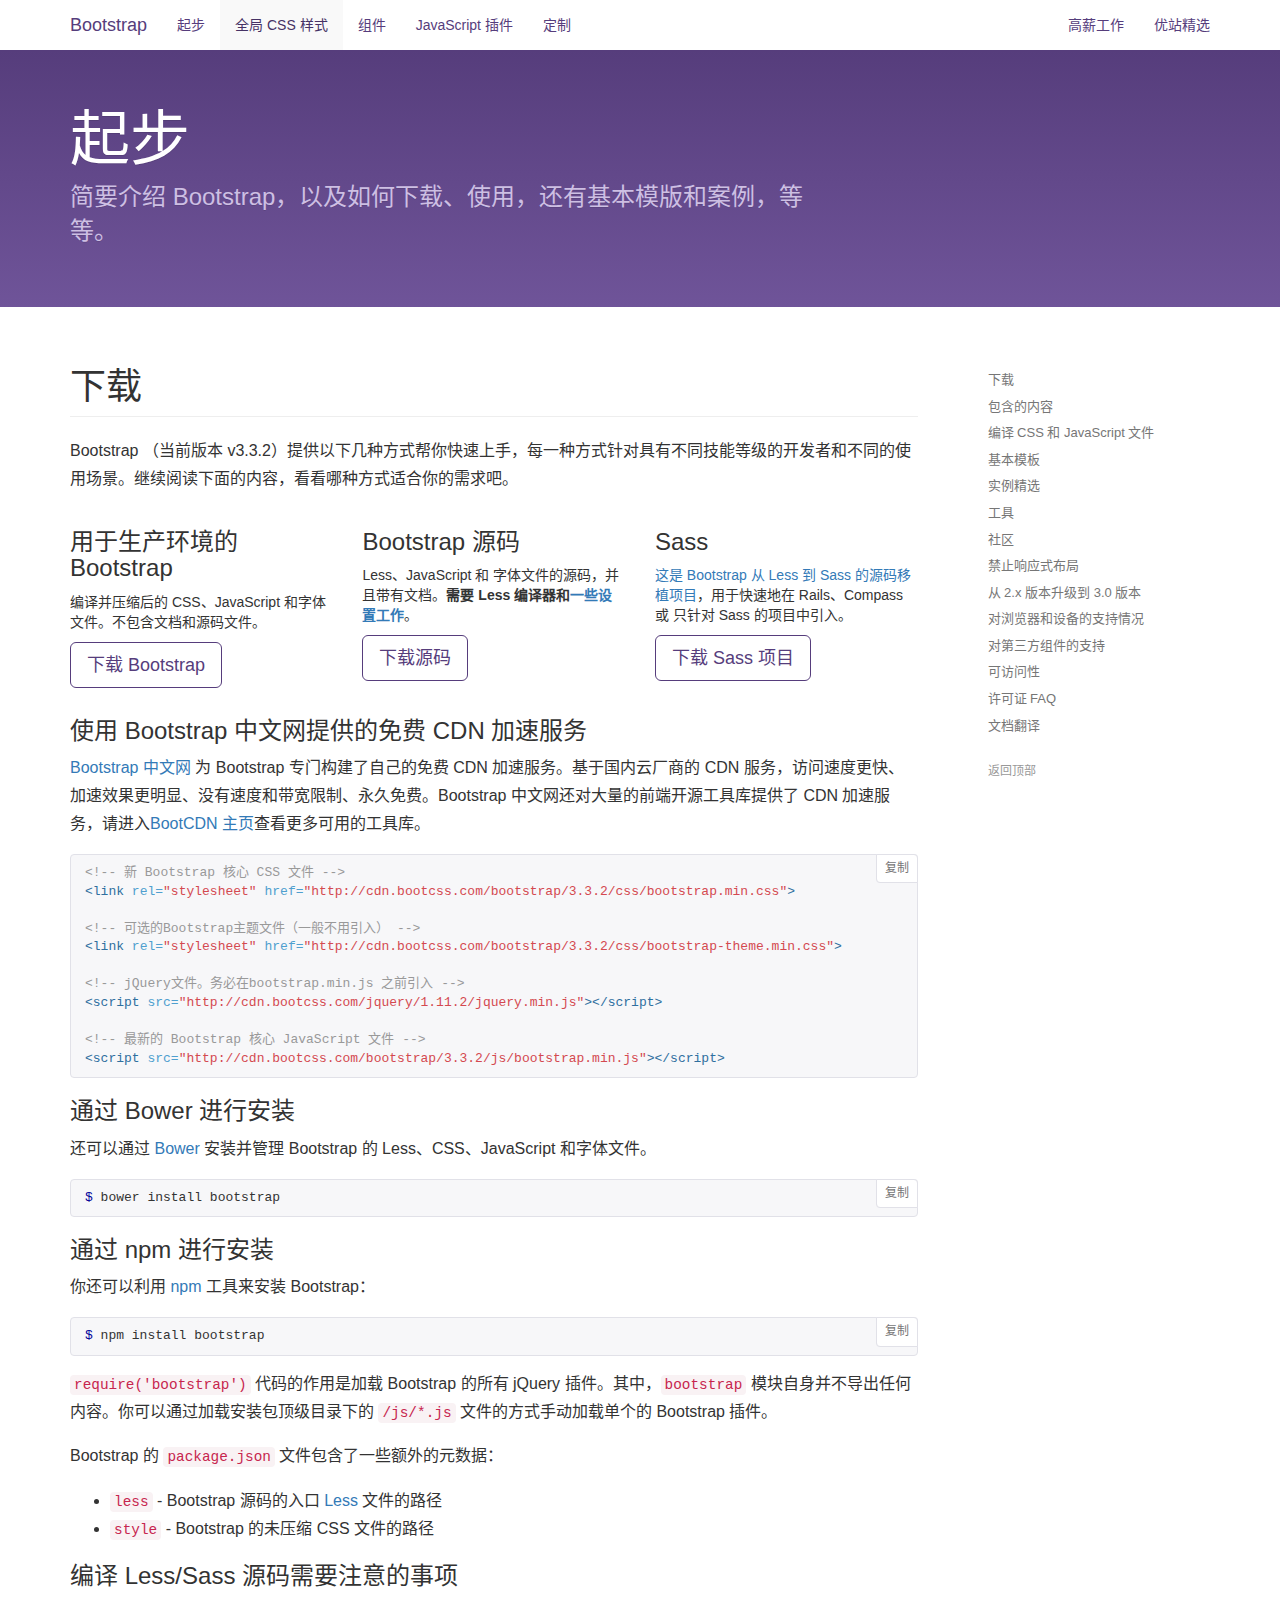
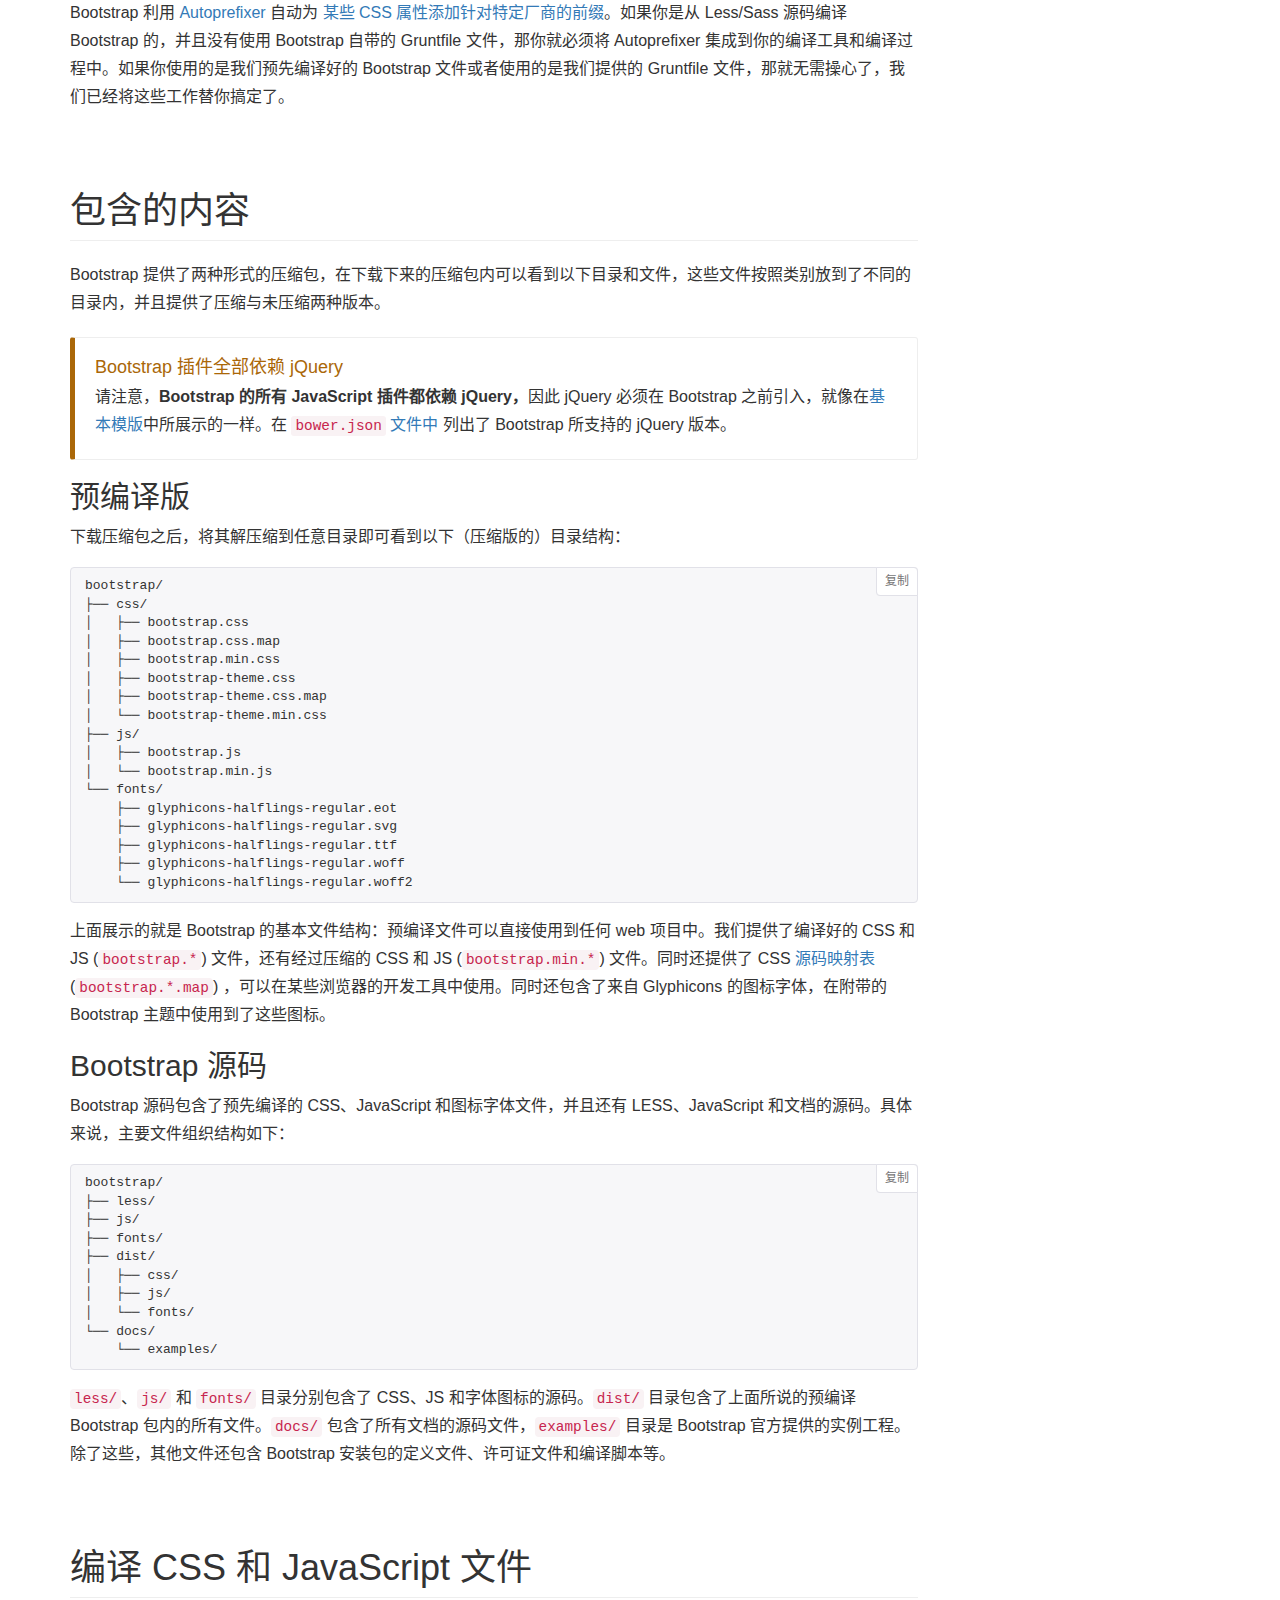
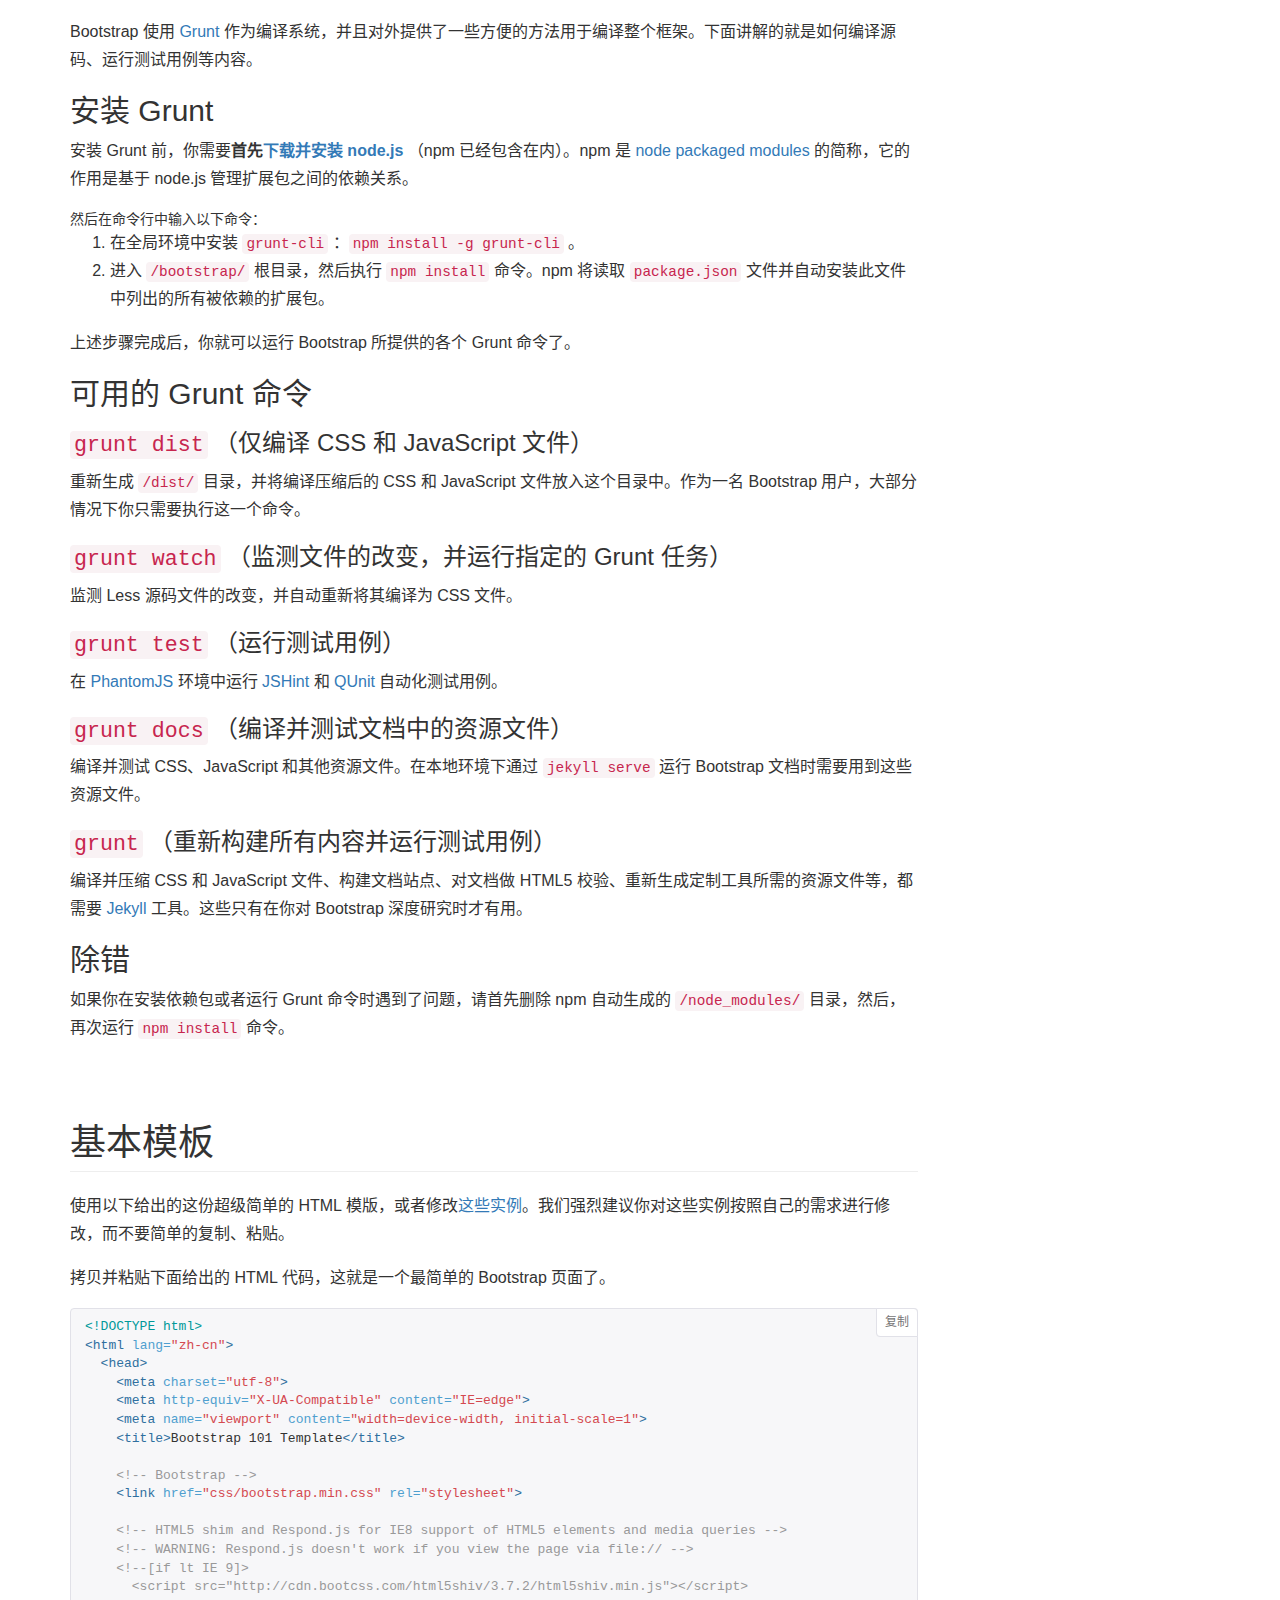
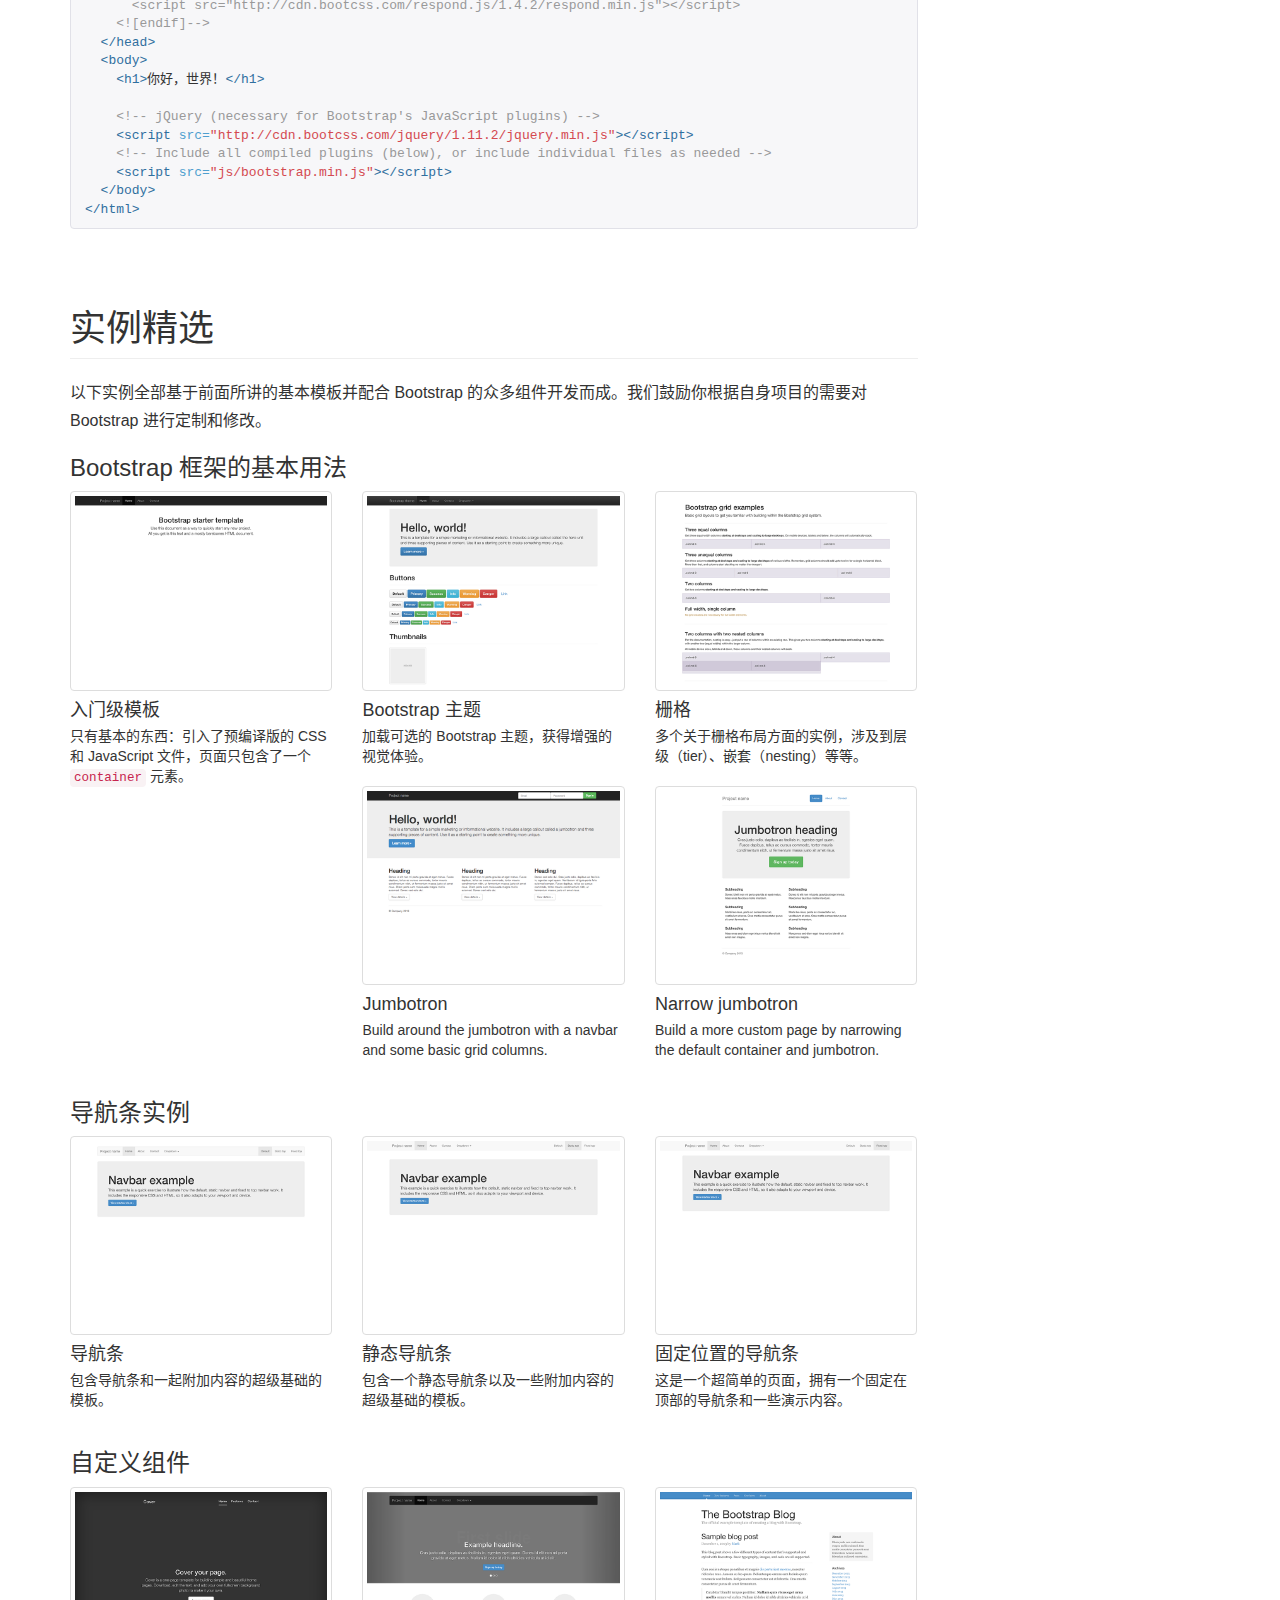
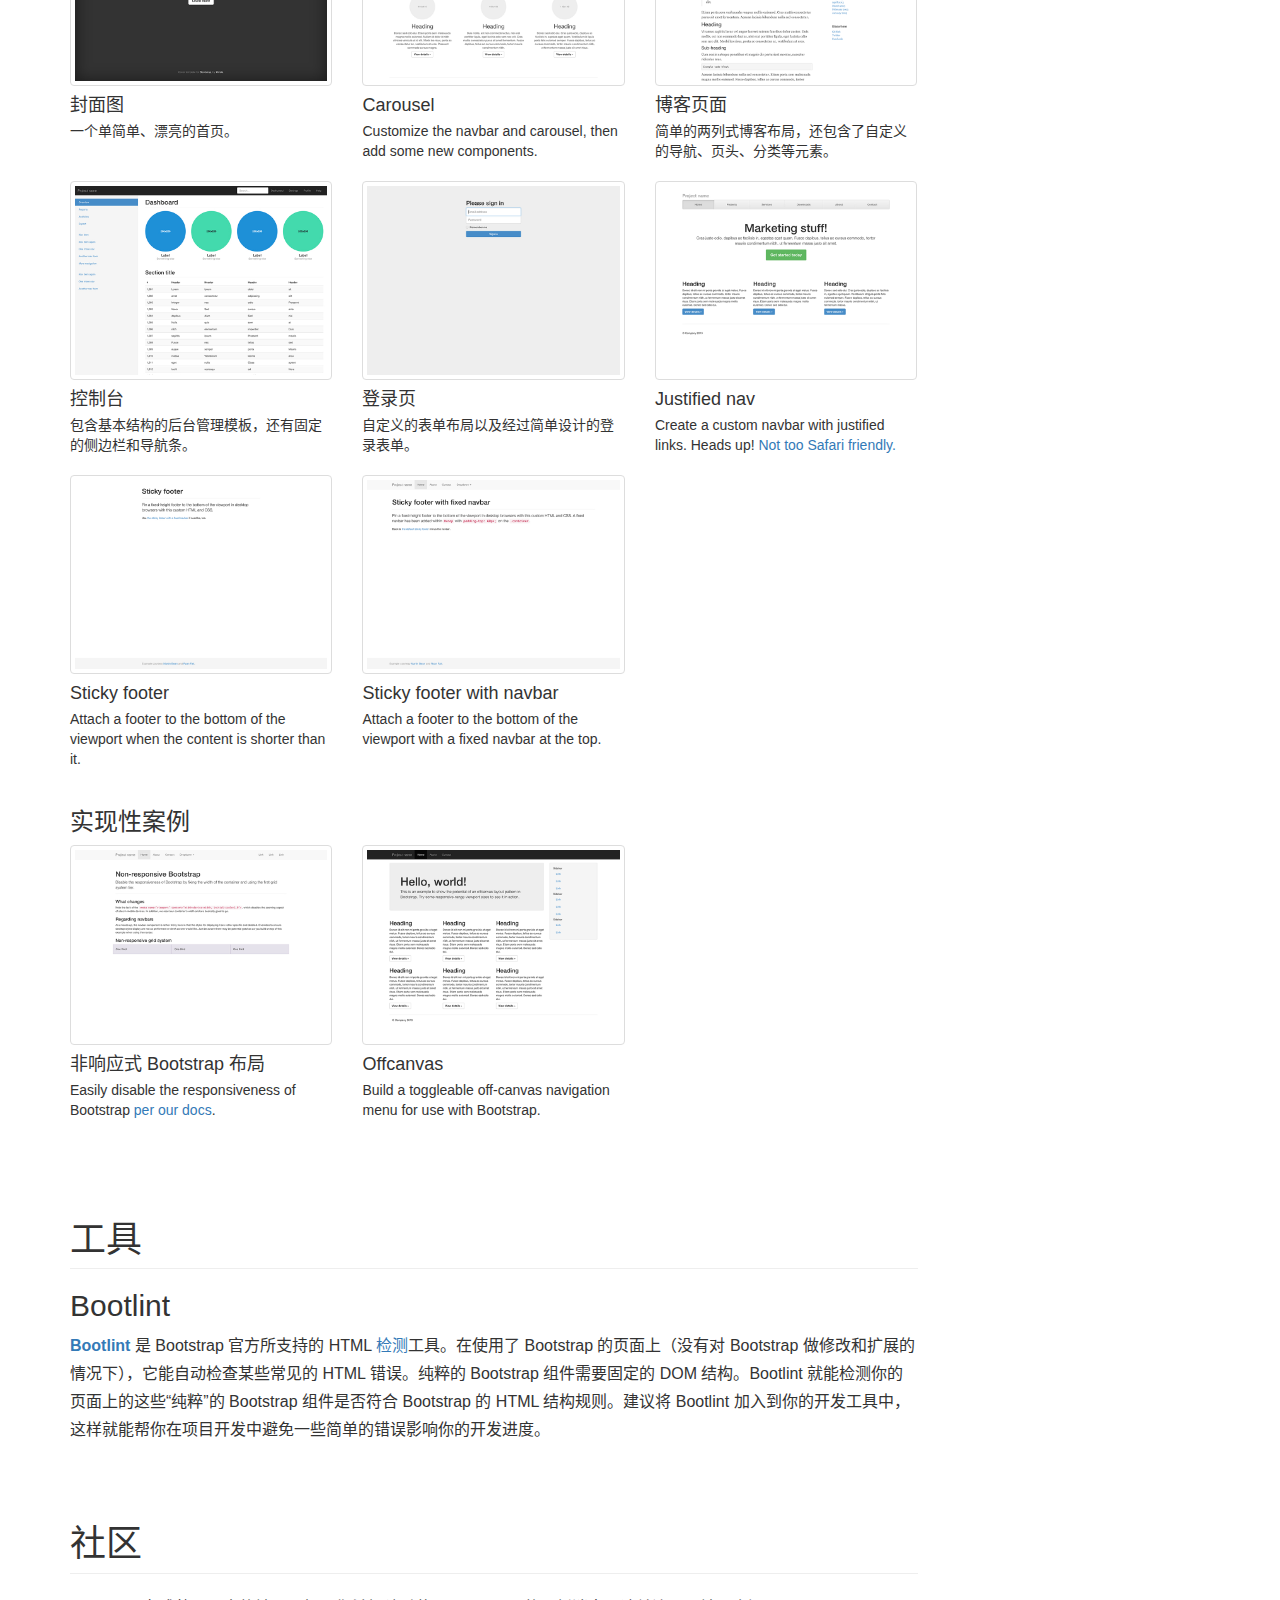
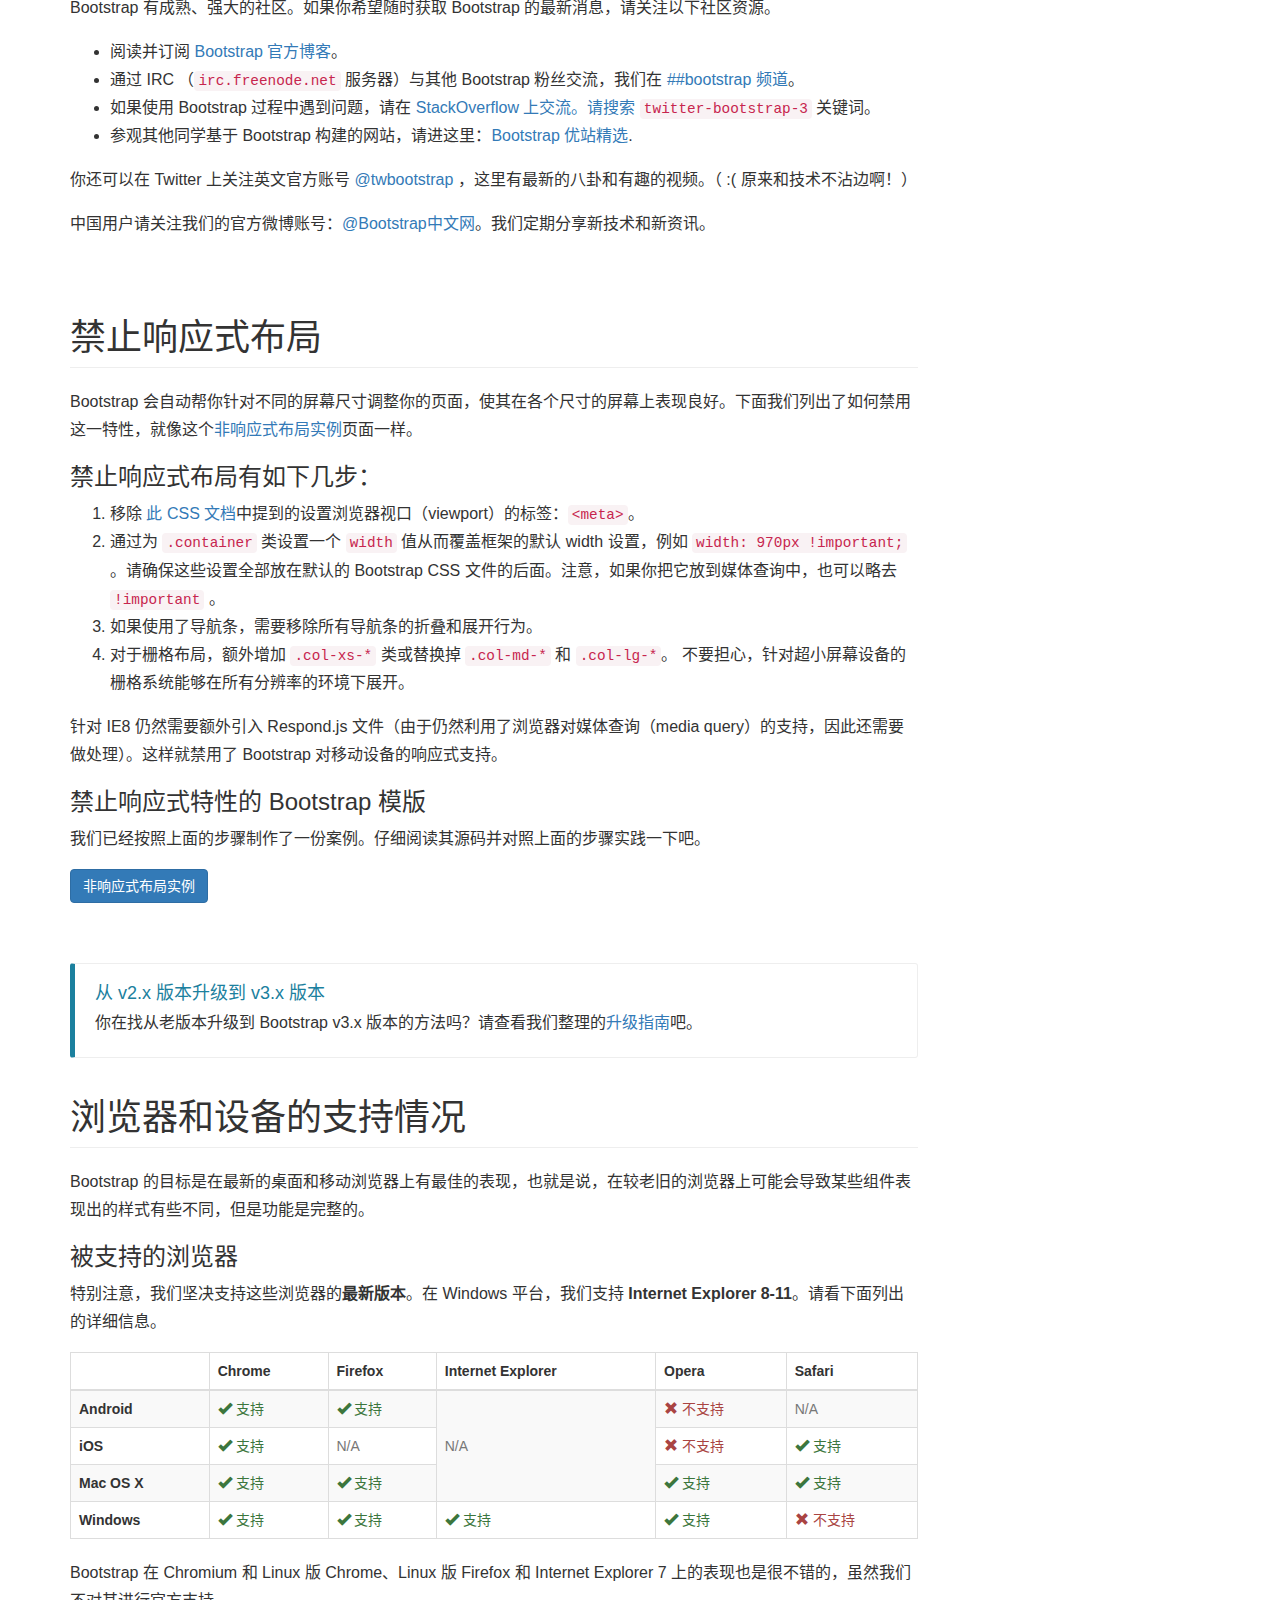
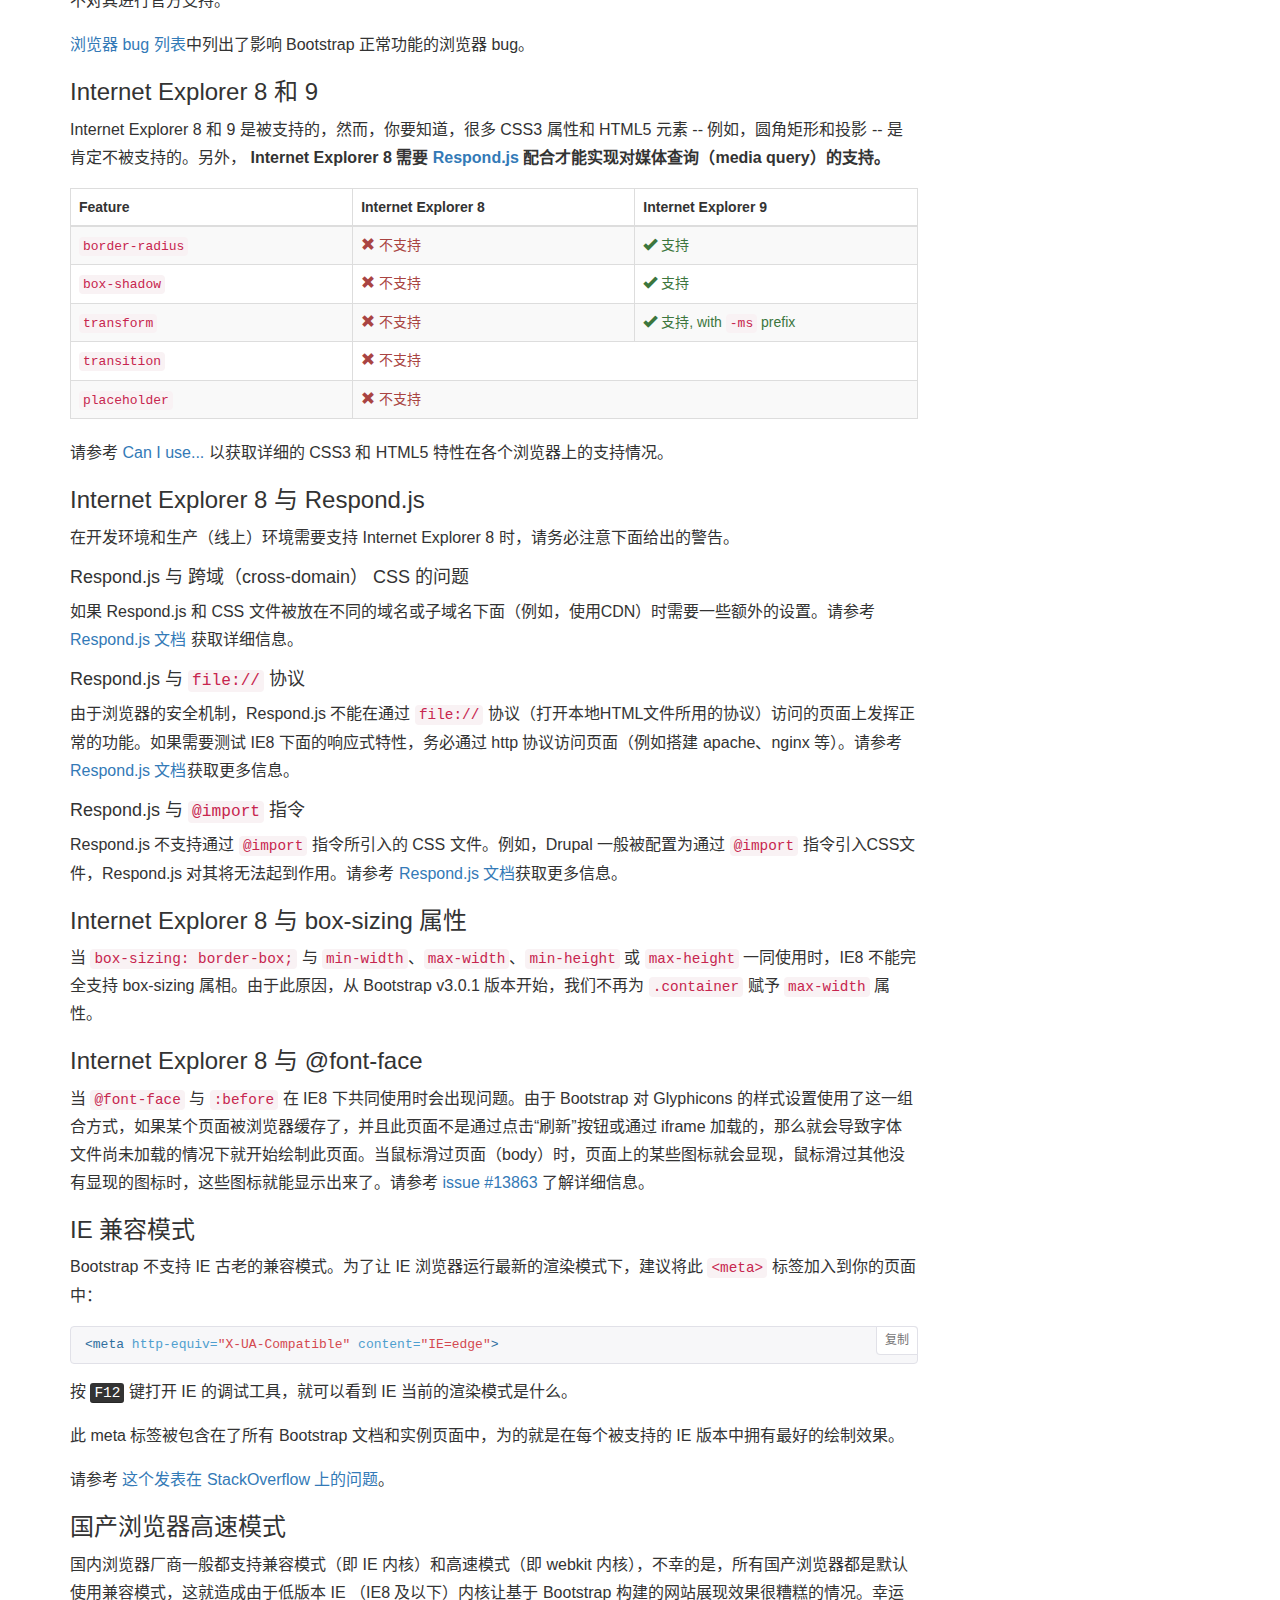
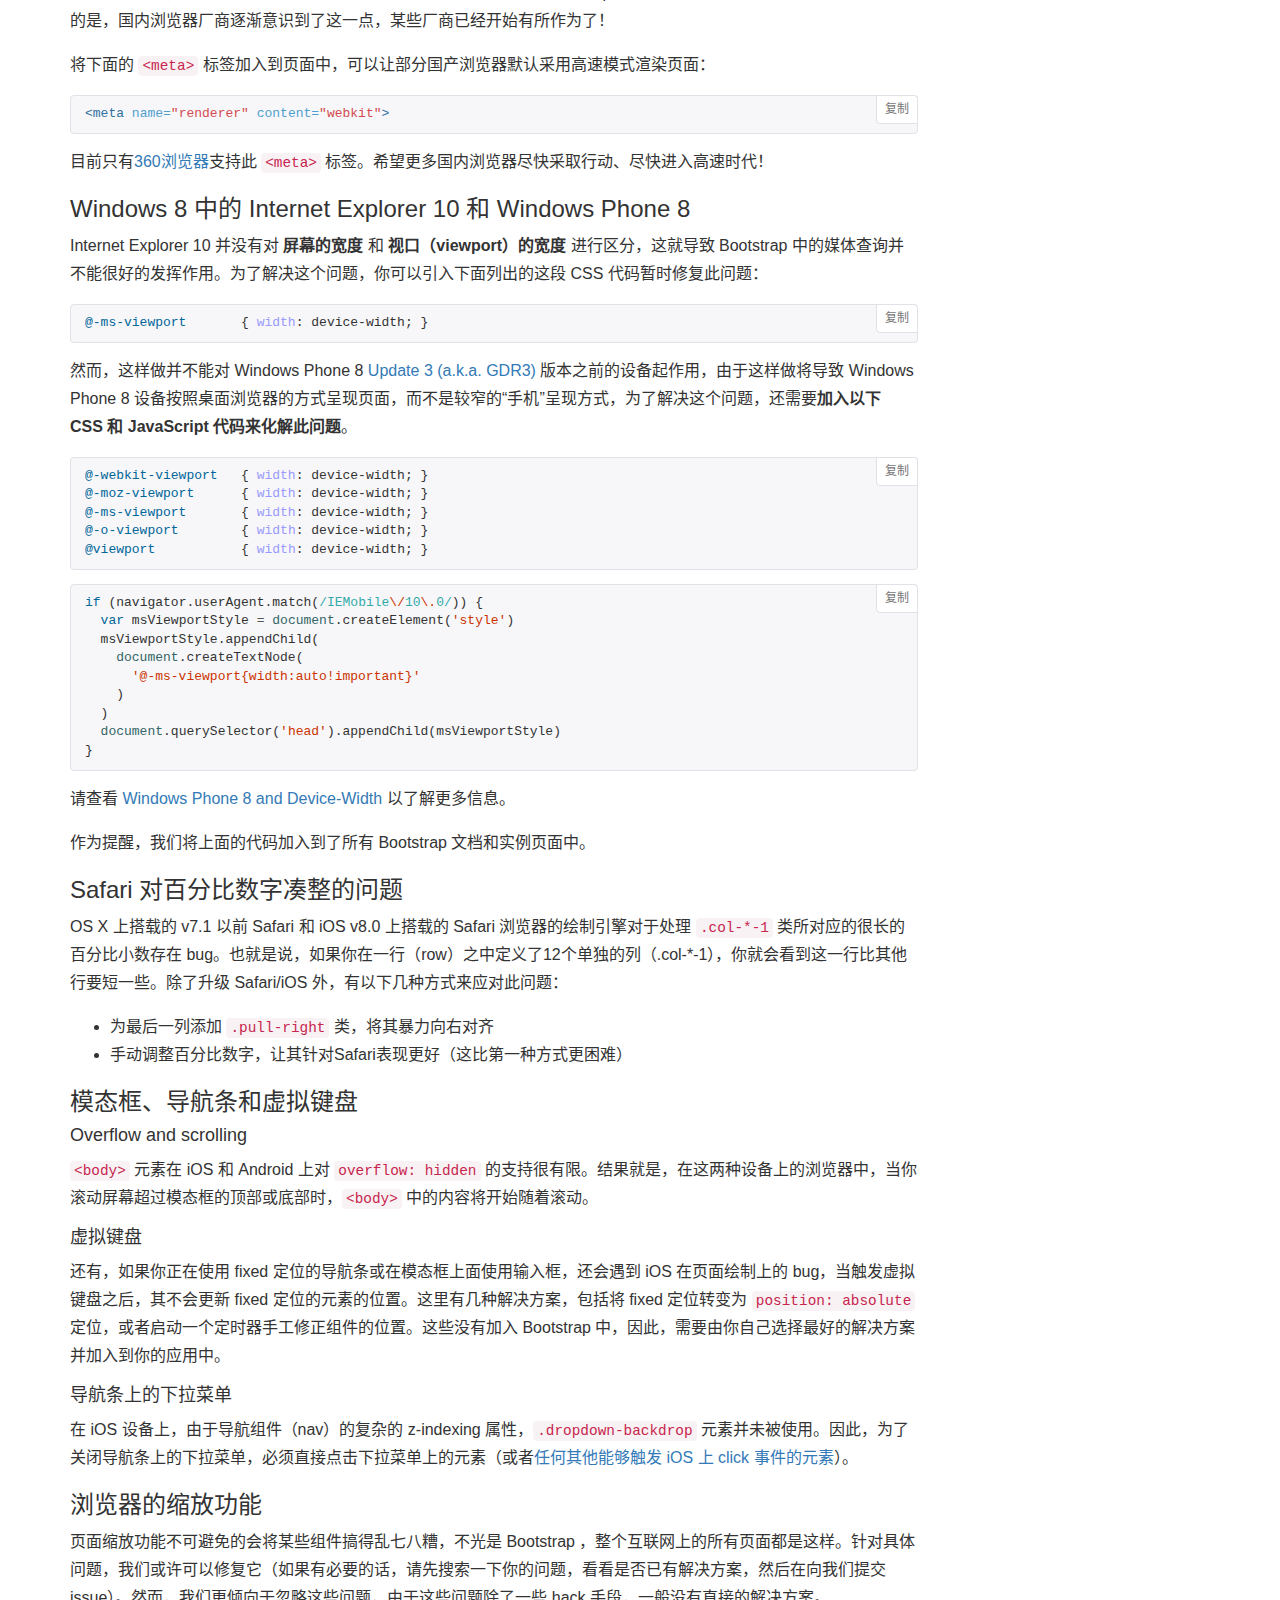
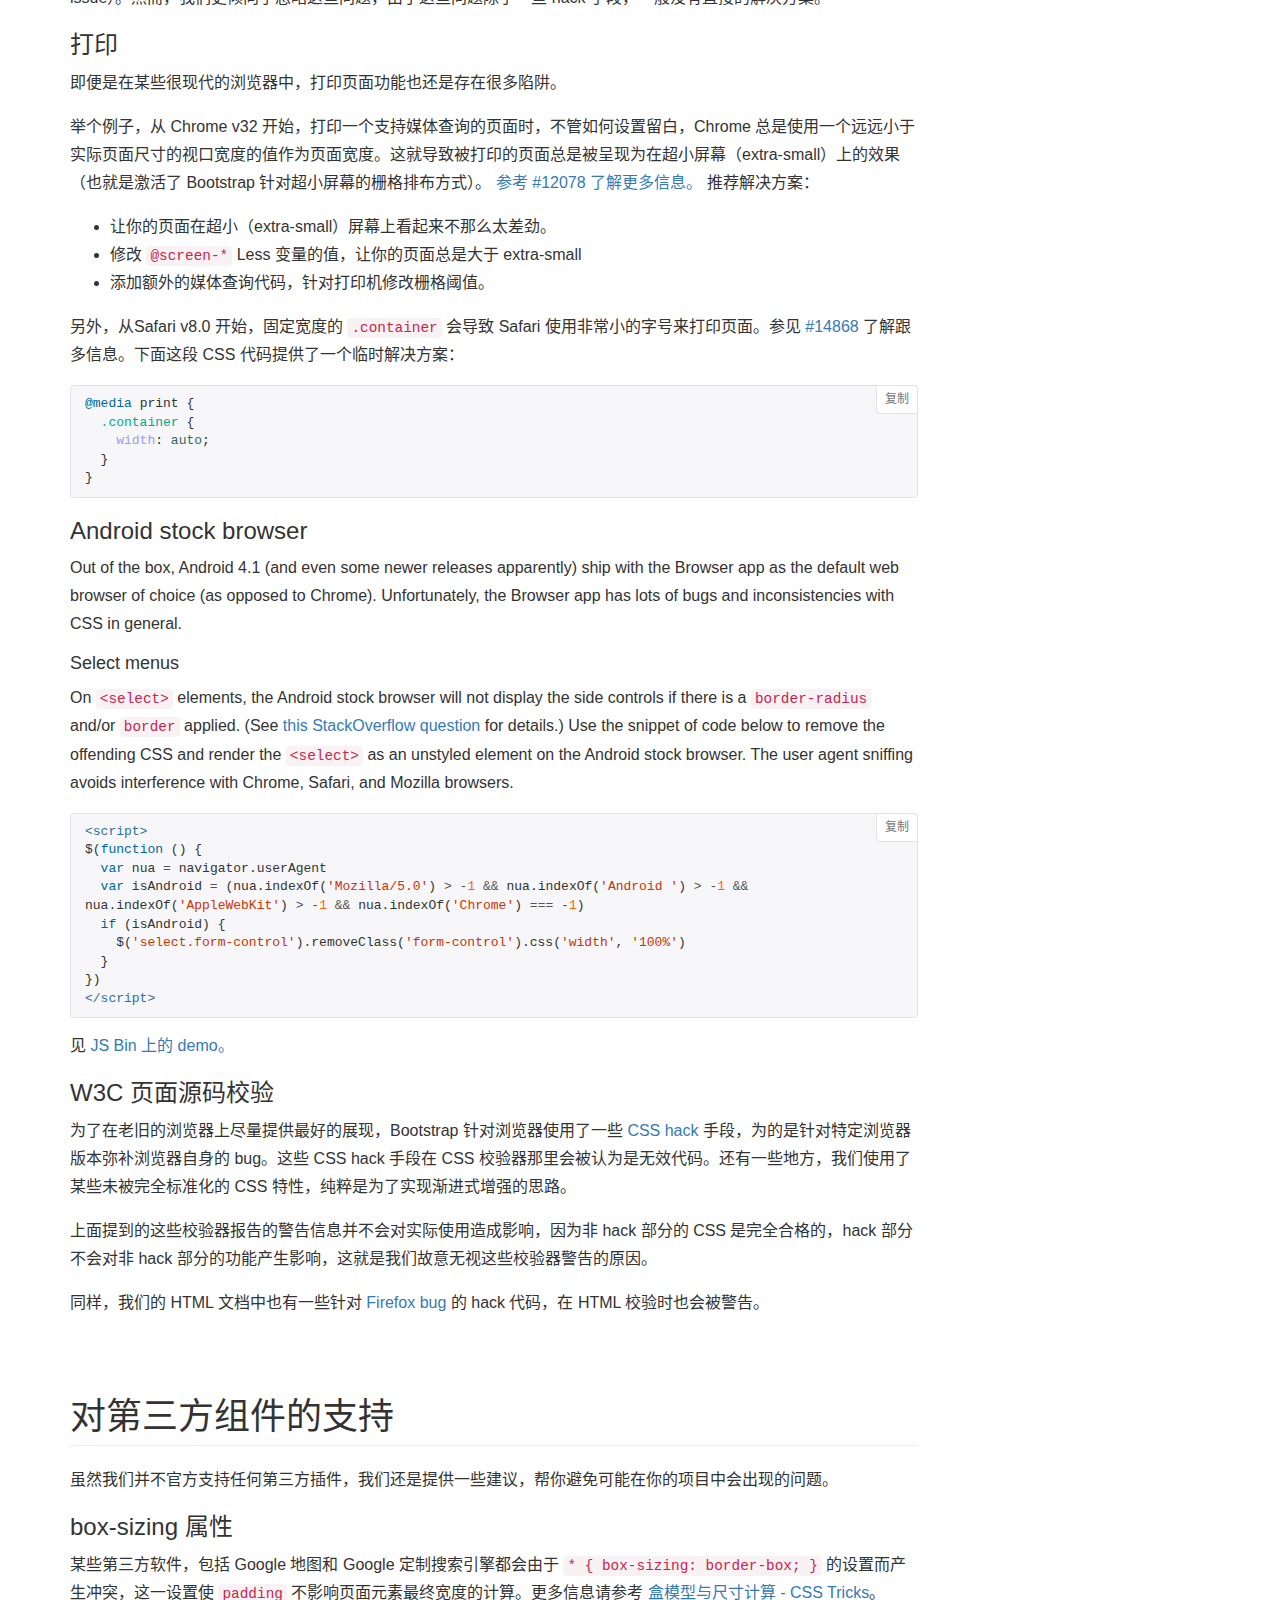
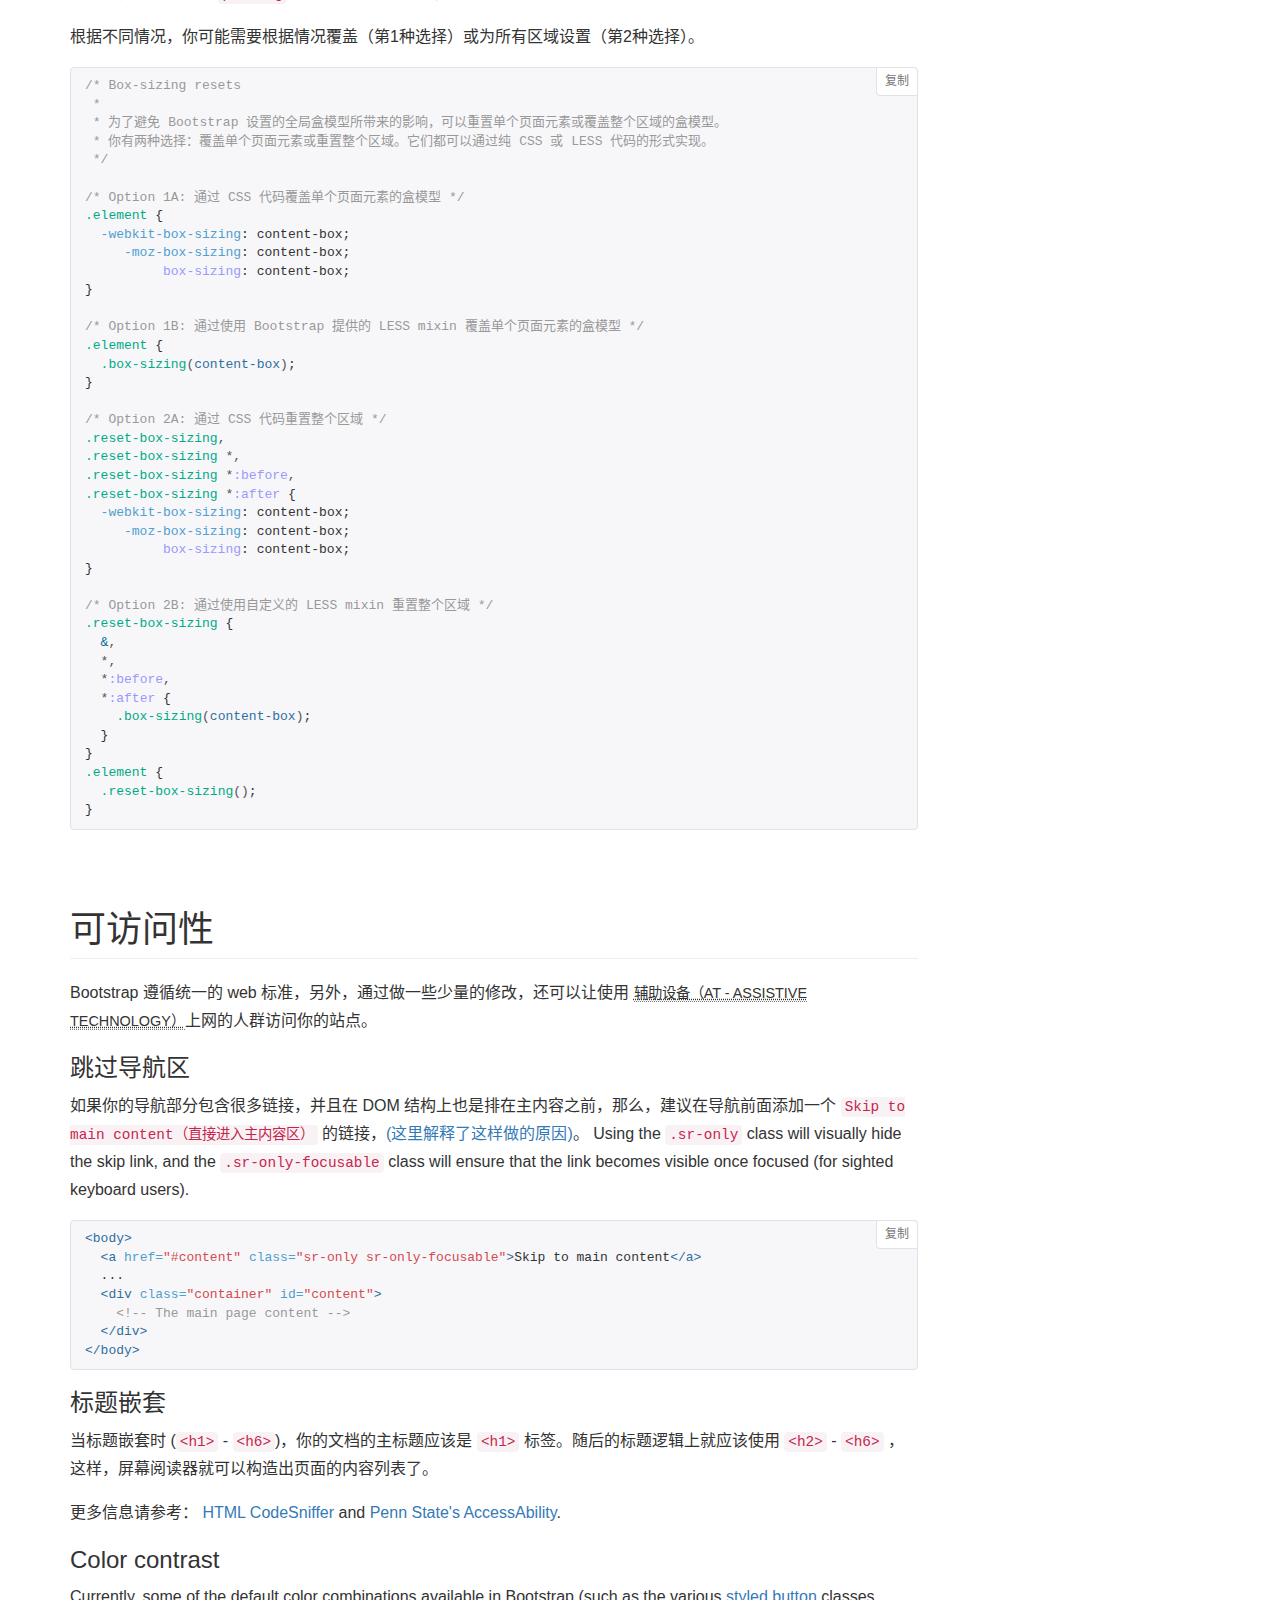
<file: cms/css/bootstrap3.2.2/起步 · Bootstrap 中文文档.htm>
<!DOCTYPE html>
<!-- saved from url=(0038)http://v3.bootcss.com/getting-started/ -->
<html lang="zh-cn"><head><meta http-equiv="Content-Type" content="text/html; charset=UTF-8">
    <!-- Meta, title, CSS, favicons, etc. -->
    <meta charset="utf-8">
<meta http-equiv="X-UA-Compatible" content="IE=edge">
<meta name="viewport" content="width=device-width, initial-scale=1">
<meta name="description" content="Bootstrap - 简洁、直观、强悍、移动设备优先的前端开发框架，让web开发更迅速、简单。">
<meta name="keywords" content="HTML, CSS, JS, JavaScript, framework, bootstrap, front-end, frontend, web development">
<meta name="author" content="Mark Otto, Jacob Thornton, and Bootstrap contributors">
<meta name="author" content="王赛 &lt;wangsai@bootcss.com&gt;">

<title>
  
    起步 · Bootstrap 中文文档
  
</title>

<!-- Bootstrap core CSS -->
<link href="./css/bootstrap.min.css" rel="stylesheet">

<link href="./css/patch.css" rel="stylesheet">

<!-- Documentation extras -->
<link href="./css/docs.min.css" rel="stylesheet">
<!--[if lt IE 9]><script src="../assets/js/ie8-responsive-file-warning.js"></script><![endif]-->
<script src="./起步 · Bootstrap 中文文档_files/ie-emulation-modes-warning.js"></script>

<!-- HTML5 shim and Respond.js for IE8 support of HTML5 elements and media queries -->
<!--[if lt IE 9]>
  <script src="http://cdn.bootcss.com/html5shiv/3.7.2/html5shiv.min.js"></script>
  <script src="http://cdn.bootcss.com/respond.js/1.4.2/respond.min.js"></script>
<![endif]-->

<!-- Favicons -->
<link rel="apple-touch-icon" href="http://v3.bootcss.com/apple-touch-icon.png">
<link rel="icon" href="http://v3.bootcss.com/favicon.ico">
<script>
  var _hmt = _hmt || [];
</script>
  </head>
  <body>
    <a id="skippy" class="sr-only sr-only-focusable" href="http://v3.bootcss.com/getting-started/#content"><div class="container"><span class="skiplink-text">Skip to main content</span></div></a>

    <!-- Docs master nav -->
    <header class="navbar navbar-static-top bs-docs-nav" id="top" role="banner">
  <div class="container">
    <div class="navbar-header">
      <button class="navbar-toggle collapsed" type="button" data-toggle="collapse" data-target=".bs-navbar-collapse">
        <span class="sr-only">Toggle navigation</span>
        <span class="icon-bar"></span>
        <span class="icon-bar"></span>
        <span class="icon-bar"></span>
      </button>
      <a href="http://v3.bootcss.com/" class="navbar-brand">Bootstrap</a>
    </div>
    <nav class="collapse navbar-collapse bs-navbar-collapse">
      <ul class="nav navbar-nav">
        <li>
          <a href="起步 · Bootstrap 中文文档.htm">起步</a>
        </li>
        <li class="active">
          <a href="全局 CSS 样式 · Bootstrap 中文文档.htm">全局 CSS 样式</a>
        </li>
        <li>
          <a href="组件 · Bootstrap 中文文档.htm">组件</a>
        </li>
        <li>
          <a href="JavaScript 插件 · Bootstrap 中文文档.htm">JavaScript 插件</a>
        </li>
        <li>
          <a href="定制并下载 Bootstrap · Bootstrap 中文文档.htm">定制</a>
        </li>
      </ul>
      <ul class="nav navbar-nav navbar-right">
        <li><a href="http://job.bootcss.com/" onclick="_hmt.push([&#39;_trackEvent&#39;, &#39;docv3-navbar&#39;, &#39;click&#39;, &#39;doc-home-navbar-job&#39;])" target="_blank">高薪工作</a></li>
        <li><a href="http://expo.bootcss.com/" onclick="_hmt.push([&#39;_trackEvent&#39;, &#39;docv3-navbar&#39;, &#39;click&#39;, &#39;doc-home-navbar-expo&#39;])" target="_blank">优站精选</a></li>
      </ul>
    </nav>
  </div>
</header>


    <!-- Docs page layout -->
    <div class="bs-docs-header" id="content">
      <div class="container">
        <h1>起步</h1>
        <p>简要介绍 Bootstrap，以及如何下载、使用，还有基本模版和案例，等等。</p>
      </div>
    </div>

    <div class="container bs-docs-container">

      <div class="row">
        <div class="col-md-9" role="main">
          <div class="bs-docs-section">
  <h1 id="download" class="page-header">下载</h1>

  <p class="lead">Bootstrap （当前版本 v3.3.2）提供以下几种方式帮你快速上手，每一种方式针对具有不同技能等级的开发者和不同的使用场景。继续阅读下面的内容，看看哪种方式适合你的需求吧。</p>

  <div class="row bs-downloads">
    <div class="col-sm-4">
      <h3 id="download-bootstrap">用于生产环境的 Bootstrap</h3>
      <p>编译并压缩后的 CSS、JavaScript 和字体文件。不包含文档和源码文件。</p>
      <p>
        <a href="http://d.bootcss.com/bootstrap-3.3.2-dist.zip" class="btn btn-lg btn-outline" role="button" onclick="ga(&#39;send&#39;, &#39;event&#39;, &#39;Getting started&#39;, &#39;Download&#39;, &#39;Download compiled&#39;);">下载 Bootstrap</a>
      </p>
    </div>
    <div class="col-sm-4">
      <h3 id="download-source">Bootstrap 源码</h3>
      <p>Less、JavaScript 和 字体文件的源码，并且带有文档。<strong>需要 Less 编译器和<a href="http://v3.bootcss.com/getting-started/#grunt">一些设置工作</a></strong>。</p>
      <p>
        <a href="http://d.bootcss.com/bootstrap-3.3.2.zip" class="btn btn-lg btn-outline" role="button" onclick="ga(&#39;send&#39;, &#39;event&#39;, &#39;Getting started&#39;, &#39;Download&#39;, &#39;Download source&#39;);">下载源码</a>
      </p>
    </div>
    <div class="col-sm-4">
      <h3 id="download-sass">Sass</h3>
      <p><a href="https://github.com/twbs/bootstrap-sass">这是 Bootstrap 从 Less 到 Sass 的源码移植项目</a>，用于快速地在 Rails、Compass 或 只针对 Sass 的项目中引入。</p>
      <p>
        <a href="http://d.bootcss.com/bootstrap-sass-3.3.2.tar.gz" class="btn btn-lg btn-outline" role="button" onclick="ga(&#39;send&#39;, &#39;event&#39;, &#39;Getting started&#39;, &#39;Download&#39;, &#39;Download Sass&#39;);">下载 Sass 项目</a>
      </p>
    </div>
  </div>

  <h3 id="download-cdn">使用 Bootstrap 中文网提供的免费 CDN 加速服务</h3>
  <p><a href="http://www.bootcss.com/">Bootstrap 中文网</a> 为 Bootstrap 专门构建了自己的免费 CDN 加速服务。基于国内云厂商的 CDN 服务，访问速度更快、加速效果更明显、没有速度和带宽限制、永久免费。Bootstrap 中文网还对大量的前端开源工具库提供了 CDN 加速服务，请进入<a href="http://www.bootcdn.cn/">BootCDN 主页</a>查看更多可用的工具库。</p>
<div class="zero-clipboard"><span class="btn-clipboard">复制</span></div><div class="highlight"><pre><code class="language-html" data-lang="html"><span class="c">&lt;!-- 新 Bootstrap 核心 CSS 文件 --&gt;</span>
<span class="nt">&lt;link</span> <span class="na">rel=</span><span class="s">"stylesheet"</span> <span class="na">href=</span><span class="s">"http://cdn.bootcss.com/bootstrap/3.3.2/css/bootstrap.min.css"</span><span class="nt">&gt;</span>

<span class="c">&lt;!-- 可选的Bootstrap主题文件（一般不用引入） --&gt;</span>
<span class="nt">&lt;link</span> <span class="na">rel=</span><span class="s">"stylesheet"</span> <span class="na">href=</span><span class="s">"http://cdn.bootcss.com/bootstrap/3.3.2/css/bootstrap-theme.min.css"</span><span class="nt">&gt;</span>

<span class="c">&lt;!-- jQuery文件。务必在bootstrap.min.js 之前引入 --&gt;</span>
<span class="nt">&lt;script </span><span class="na">src=</span><span class="s">"http://cdn.bootcss.com/jquery/1.11.2/jquery.min.js"</span><span class="nt">&gt;&lt;/script&gt;</span>

<span class="c">&lt;!-- 最新的 Bootstrap 核心 JavaScript 文件 --&gt;</span>
<span class="nt">&lt;script </span><span class="na">src=</span><span class="s">"http://cdn.bootcss.com/bootstrap/3.3.2/js/bootstrap.min.js"</span><span class="nt">&gt;&lt;/script&gt;</span></code></pre></div>

  <h3 id="download-bower">通过 Bower 进行安装</h3>
  <p>还可以通过 <a href="http://bower.io/">Bower</a> 安装并管理 Bootstrap 的 Less、CSS、JavaScript 和字体文件。</p>
  <div class="zero-clipboard"><span class="btn-clipboard">复制</span></div><div class="highlight"><pre><code class="language-bash" data-lang="bash"><span class="gp">$ </span>bower install bootstrap</code></pre></div>

  <h3 id="download-npm">通过 npm 进行安装</h3>
  <p>你还可以利用 <a href="https://www.npmjs.com/">npm</a> 工具来安装 Bootstrap：</p>
  <div class="zero-clipboard"><span class="btn-clipboard">复制</span></div><div class="highlight"><pre><code class="language-bash" data-lang="bash"><span class="gp">$ </span>npm install bootstrap</code></pre></div>
  <p><code>require('bootstrap')</code> 代码的作用是加载 Bootstrap 的所有 jQuery 插件。其中，<code>bootstrap</code> 模块自身并不导出任何内容。你可以通过加载安装包顶级目录下的 <code>/js/*.js</code> 文件的方式手动加载单个的 Bootstrap 插件。</p>
  <p>Bootstrap 的 <code>package.json</code> 文件包含了一些额外的元数据：</p>
  <ul>
    <li><code>less</code> - Bootstrap 源码的入口 <a href="http://lesscss.org/">Less</a> 文件的路径</li>
    <li><code>style</code> - Bootstrap 的未压缩 CSS 文件的路径</li>
  </ul>

  <h3 id="download-autoprefixer">编译 Less/Sass 源码需要注意的事项</h3>
  <p>Bootstrap 利用 <a href="https://github.com/postcss/autoprefixer">Autoprefixer</a> 自动为 <a href="http://webdesign.about.com/od/css/a/css-vendor-prefixes.htm">某些 CSS 属性添加针对特定厂商的前缀</a>。如果你是从 Less/Sass 源码编译 Bootstrap 的，并且没有使用 Bootstrap 自带的 Gruntfile 文件，那你就必须将 Autoprefixer 集成到你的编译工具和编译过程中。如果你使用的是我们预先编译好的 Bootstrap 文件或者使用的是我们提供的 Gruntfile 文件，那就无需操心了，我们已经将这些工作替你搞定了。</p>
</div>

<div class="bs-docs-section">
  <h1 id="whats-included" class="page-header">包含的内容</h1>

  <p class="lead">Bootstrap 提供了两种形式的压缩包，在下载下来的压缩包内可以看到以下目录和文件，这些文件按照类别放到了不同的目录内，并且提供了压缩与未压缩两种版本。</p>

  <div class="bs-callout bs-callout-warning" id="jquery-required">
    <h4>Bootstrap 插件全部依赖 jQuery</h4>
    <p>请注意，<strong>Bootstrap 的所有 JavaScript 插件都依赖 jQuery，</strong>因此 jQuery 必须在 Bootstrap 之前引入，就像在<a href="http://v3.bootcss.com/getting-started/#template">基本模版</a>中所展示的一样。在<a href="https://github.com/twbs/bootstrap/blob/v3.3.2/bower.json"> <code>bower.json</code> 文件中</a> 列出了 Bootstrap 所支持的 jQuery 版本。</p>
  </div>

  <h2 id="whats-included-precompiled">预编译版</h2>
  <p>下载压缩包之后，将其解压缩到任意目录即可看到以下（压缩版的）目录结构：</p>
<!-- NOTE: This info is intentionally duplicated in the README.
Copy any changes made here over to the README too. -->
<div class="zero-clipboard"><span class="btn-clipboard">复制</span></div><div class="highlight"><pre><code class="language-bash" data-lang="bash">bootstrap/
├── css/
│   ├── bootstrap.css
│   ├── bootstrap.css.map
│   ├── bootstrap.min.css
│   ├── bootstrap-theme.css
│   ├── bootstrap-theme.css.map
│   └── bootstrap-theme.min.css
├── js/
│   ├── bootstrap.js
│   └── bootstrap.min.js
└── fonts/
    ├── glyphicons-halflings-regular.eot
    ├── glyphicons-halflings-regular.svg
    ├── glyphicons-halflings-regular.ttf
    ├── glyphicons-halflings-regular.woff
    └── glyphicons-halflings-regular.woff2</code></pre></div>
<!-- NOTE: This info is intentionally duplicated in the README.
Copy any changes made here over to the README too. -->
  <p>上面展示的就是 Bootstrap 的基本文件结构：预编译文件可以直接使用到任何 web 项目中。我们提供了编译好的 CSS 和 JS (<code>bootstrap.*</code>) 文件，还有经过压缩的 CSS 和 JS (<code>bootstrap.min.*</code>) 文件。同时还提供了 CSS <a href="https://developers.google.com/chrome-developer-tools/docs/css-preprocessors">源码映射表</a> (<code>bootstrap.*.map</code>) ，可以在某些浏览器的开发工具中使用。同时还包含了来自 Glyphicons 的图标字体，在附带的 Bootstrap 主题中使用到了这些图标。</p>

  <h2 id="whats-included-source">Bootstrap 源码</h2>
  <p>Bootstrap 源码包含了预先编译的 CSS、JavaScript 和图标字体文件，并且还有 LESS、JavaScript 和文档的源码。具体来说，主要文件组织结构如下：</p>
<div class="zero-clipboard"><span class="btn-clipboard">复制</span></div><div class="highlight"><pre><code class="language-bash" data-lang="bash">bootstrap/
├── less/
├── js/
├── fonts/
├── dist/
│   ├── css/
│   ├── js/
│   └── fonts/
└── docs/
    └── examples/</code></pre></div>
  <p><code>less/</code>、<code>js/</code> 和 <code>fonts/</code> 目录分别包含了 CSS、JS 和字体图标的源码。<code>dist/</code> 目录包含了上面所说的预编译 Bootstrap 包内的所有文件。<code>docs/</code> 包含了所有文档的源码文件，<code>examples/</code> 目录是 Bootstrap 官方提供的实例工程。除了这些，其他文件还包含 Bootstrap 安装包的定义文件、许可证文件和编译脚本等。</p>
</div>

<div class="bs-docs-section">
  <h1 id="grunt" class="page-header">编译 CSS 和 JavaScript 文件</h1>

  <p class="lead">Bootstrap 使用 <a href="http://gruntjs.com/">Grunt</a> 作为编译系统，并且对外提供了一些方便的方法用于编译整个框架。下面讲解的就是如何编译源码、运行测试用例等内容。</p>

  <h2 id="grunt-installing">安装 Grunt</h2>
  <p>安装 Grunt 前，你需要<strong>首先<a href="http://nodejs.org/download/">下载并安装 node.js</a></strong> （npm 已经包含在内）。npm 是 <a href="http://npmjs.org/">node packaged modules</a> 的简称，它的作用是基于 node.js 管理扩展包之间的依赖关系。</p>

  然后在命令行中输入以下命令：
  <ol>
    <li>在全局环境中安装 <code>grunt-cli</code> ：<code>npm install -g grunt-cli</code> 。</li>
    <li>进入 <code>/bootstrap/</code> 根目录，然后执行 <code>npm install</code> 命令。npm 将读取 <a href="https://github.com/twbs/bootstrap/blob/master/package.json"><code>package.json</code></a> 文件并自动安装此文件中列出的所有被依赖的扩展包。</li>
  </ol>

  <p>上述步骤完成后，你就可以运行 Bootstrap 所提供的各个 Grunt 命令了。</p>

  <h2 id="grunt-commands">可用的 Grunt 命令</h2>
  <h3><code>grunt dist</code> （仅编译 CSS 和 JavaScript 文件）</h3>
  <p>重新生成 <code>/dist/</code> 目录，并将编译压缩后的 CSS 和 JavaScript 文件放入这个目录中。作为一名 Bootstrap 用户，大部分情况下你只需要执行这一个命令。</p>

  <h3><code>grunt watch</code> （监测文件的改变，并运行指定的 Grunt 任务）</h3>
  <p>监测 Less 源码文件的改变，并自动重新将其编译为 CSS 文件。</p>

  <h3><code>grunt test</code> （运行测试用例）</h3>
  <p>在 <a href="http://phantomjs.org/">PhantomJS</a> 环境中运行 <a href="http://jshint.com/">JSHint</a> 和 <a href="http://qunitjs.com/">QUnit</a> 自动化测试用例。

  </p><h3><code>grunt docs</code> （编译并测试文档中的资源文件）</h3>
  <p>编译并测试 CSS、JavaScript 和其他资源文件。在本地环境下通过 <code>jekyll serve</code> 运行 Bootstrap 文档时需要用到这些资源文件。</p>

  <h3><code>grunt</code> （重新构建所有内容并运行测试用例）</h3>
  <p>编译并压缩 CSS 和 JavaScript 文件、构建文档站点、对文档做 HTML5 校验、重新生成定制工具所需的资源文件等，都需要 <a href="http://jekyllrb.com/docs/installation/">Jekyll</a> 工具。这些只有在你对 Bootstrap 深度研究时才有用。</p>

  <h2 id="grunt-troubleshooting">除错</h2>
  <p>如果你在安装依赖包或者运行 Grunt 命令时遇到了问题，请首先删除 npm 自动生成的 <code>/node_modules/</code> 目录，然后，再次运行 <code>npm install</code> 命令。</p>
</div>

<div class="bs-docs-section">
  <h1 id="template" class="page-header">基本模板</h1>

  <p class="lead">使用以下给出的这份超级简单的 HTML 模版，或者修改<a href="http://v3.bootcss.com/getting-started/#examples">这些实例</a>。我们强烈建议你对这些实例按照自己的需求进行修改，而不要简单的复制、粘贴。</p>

  <p>拷贝并粘贴下面给出的 HTML 代码，这就是一个最简单的 Bootstrap 页面了。</p>
<div class="zero-clipboard"><span class="btn-clipboard">复制</span></div><div class="highlight"><pre><code class="language-html" data-lang="html"><span class="cp">&lt;!DOCTYPE html&gt;</span>
<span class="nt">&lt;html</span> <span class="na">lang=</span><span class="s">"zh-cn"</span><span class="nt">&gt;</span>
  <span class="nt">&lt;head&gt;</span>
    <span class="nt">&lt;meta</span> <span class="na">charset=</span><span class="s">"utf-8"</span><span class="nt">&gt;</span>
    <span class="nt">&lt;meta</span> <span class="na">http-equiv=</span><span class="s">"X-UA-Compatible"</span> <span class="na">content=</span><span class="s">"IE=edge"</span><span class="nt">&gt;</span>
    <span class="nt">&lt;meta</span> <span class="na">name=</span><span class="s">"viewport"</span> <span class="na">content=</span><span class="s">"width=device-width, initial-scale=1"</span><span class="nt">&gt;</span>
    <span class="nt">&lt;title&gt;</span>Bootstrap 101 Template<span class="nt">&lt;/title&gt;</span>

    <span class="c">&lt;!-- Bootstrap --&gt;</span>
    <span class="nt">&lt;link</span> <span class="na">href=</span><span class="s">"css/bootstrap.min.css"</span> <span class="na">rel=</span><span class="s">"stylesheet"</span><span class="nt">&gt;</span>

    <span class="c">&lt;!-- HTML5 shim and Respond.js for IE8 support of HTML5 elements and media queries --&gt;</span>
    <span class="c">&lt;!-- WARNING: Respond.js doesn't work if you view the page via file:// --&gt;</span>
    <span class="c">&lt;!--[if lt IE 9]&gt;
      &lt;script src="http://cdn.bootcss.com/html5shiv/3.7.2/html5shiv.min.js"&gt;&lt;/script&gt;
      &lt;script src="http://cdn.bootcss.com/respond.js/1.4.2/respond.min.js"&gt;&lt;/script&gt;
    &lt;![endif]--&gt;</span>
  <span class="nt">&lt;/head&gt;</span>
  <span class="nt">&lt;body&gt;</span>
    <span class="nt">&lt;h1&gt;</span>你好，世界！<span class="nt">&lt;/h1&gt;</span>

    <span class="c">&lt;!-- jQuery (necessary for Bootstrap's JavaScript plugins) --&gt;</span>
    <span class="nt">&lt;script </span><span class="na">src=</span><span class="s">"http://cdn.bootcss.com/jquery/1.11.2/jquery.min.js"</span><span class="nt">&gt;&lt;/script&gt;</span>
    <span class="c">&lt;!-- Include all compiled plugins (below), or include individual files as needed --&gt;</span>
    <span class="nt">&lt;script </span><span class="na">src=</span><span class="s">"js/bootstrap.min.js"</span><span class="nt">&gt;&lt;/script&gt;</span>
  <span class="nt">&lt;/body&gt;</span>
<span class="nt">&lt;/html&gt;</span></code></pre></div>
</div>

<div class="bs-docs-section">
  <h1 id="examples" class="page-header">实例精选</h1>

  <p class="lead">以下实例全部基于前面所讲的基本模板并配合 Bootstrap 的众多组件开发而成。我们鼓励你根据自身项目的需要对 Bootstrap 进行定制和修改。</p>

  <h3 id="examples-framework">Bootstrap 框架的基本用法</h3>
  <div class="row bs-examples">
    <div class="col-xs-6 col-md-4">
      <a class="thumbnail" href="http://v3.bootcss.com/examples/starter-template/">
        <img src="./起步 · Bootstrap 中文文档_files/starter-template.jpg" alt="Starter template example">
      </a>
      <h4>入门级模板</h4>
      <p>只有基本的东西：引入了预编译版的 CSS 和 JavaScript 文件，页面只包含了一个 <code>container</code> 元素。</p>
    </div>
    <div class="col-xs-6 col-md-4">
      <a class="thumbnail" href="http://v3.bootcss.com/examples/theme/">
        <img src="./起步 · Bootstrap 中文文档_files/theme.jpg" alt="Bootstrap theme example">
      </a>
      <h4>Bootstrap 主题</h4>
      <p>加载可选的 Bootstrap 主题，获得增强的视觉体验。</p>
    </div>
    <div class="clearfix visible-xs"></div>

    <div class="col-xs-6 col-md-4">
      <a class="thumbnail" href="http://v3.bootcss.com/examples/grid/">
        <img src="./起步 · Bootstrap 中文文档_files/grid.jpg" alt="Multiple grids example">
      </a>
      <h4>栅格</h4>
      <p>多个关于栅格布局方面的实例，涉及到层级（tier）、嵌套（nesting）等等。</p>
    </div>
    <div class="col-xs-6 col-md-4">
      <a class="thumbnail" href="http://v3.bootcss.com/examples/jumbotron/">
        <img src="./起步 · Bootstrap 中文文档_files/jumbotron.jpg" alt="Jumbotron example">
      </a>
      <h4>Jumbotron</h4>
      <p>Build around the jumbotron with a navbar and some basic grid columns.</p>
    </div>
    <div class="clearfix visible-xs"></div>

    <div class="col-xs-6 col-md-4">
      <a class="thumbnail" href="http://v3.bootcss.com/examples/jumbotron-narrow/">
        <img src="./起步 · Bootstrap 中文文档_files/jumbotron-narrow.jpg" alt="Narrow jumbotron example">
      </a>
      <h4>Narrow jumbotron</h4>
      <p>Build a more custom page by narrowing the default container and jumbotron.</p>
    </div>
  </div>

  <h3 id="examples-navbars">导航条实例</h3>
  <div class="row bs-examples">
    <div class="col-xs-6 col-md-4">
      <a class="thumbnail" href="http://v3.bootcss.com/examples/navbar/">
        <img src="./起步 · Bootstrap 中文文档_files/navbar.jpg" alt="Navbar example">
      </a>
      <h4>导航条</h4>
      <p>包含导航条和一起附加内容的超级基础的模板。</p>
    </div>
    <div class="col-xs-6 col-md-4">
      <a class="thumbnail" href="http://v3.bootcss.com/examples/navbar-static-top/">
        <img src="./起步 · Bootstrap 中文文档_files/navbar-static.jpg" alt="Static top navbar example">
      </a>
      <h4>静态导航条</h4>
      <p>包含一个静态导航条以及一些附加内容的超级基础的模板。</p>
    </div>
    <div class="clearfix visible-xs"></div>

    <div class="col-xs-6 col-md-4">
      <a class="thumbnail" href="http://v3.bootcss.com/examples/navbar-fixed-top/">
        <img src="./起步 · Bootstrap 中文文档_files/navbar-fixed.jpg" alt="Fixed navbar example">
      </a>
      <h4>固定位置的导航条</h4>
      <p>这是一个超简单的页面，拥有一个固定在顶部的导航条和一些演示内容。</p>
    </div>
  </div>

  <h3 id="examples-custom">自定义组件</h3>
  <div class="row bs-examples">
    <div class="col-xs-6 col-md-4">
      <a class="thumbnail" href="http://v3.bootcss.com/examples/cover/">
        <img src="./起步 · Bootstrap 中文文档_files/cover.jpg" alt="A one-page template example">
      </a>
      <h4>封面图</h4>
      <p>一个单简单、漂亮的首页。</p>
    </div>
    <div class="col-xs-6 col-md-4">
      <a class="thumbnail" href="http://v3.bootcss.com/examples/carousel/">
        <img src="./起步 · Bootstrap 中文文档_files/carousel.jpg" alt="Carousel example">
      </a>
      <h4>Carousel</h4>
      <p>Customize the navbar and carousel, then add some new components.</p>
    </div>
    <div class="clearfix visible-xs"></div>

    <div class="col-xs-6 col-md-4">
      <a class="thumbnail" href="http://v3.bootcss.com/examples/blog/">
        <img src="./起步 · Bootstrap 中文文档_files/blog.jpg" alt="Blog layout example">
      </a>
      <h4>博客页面</h4>
      <p>简单的两列式博客布局，还包含了自定义的导航、页头、分类等元素。</p>
    </div>
    <div class="col-xs-6 col-md-4">
      <a class="thumbnail" href="http://v3.bootcss.com/examples/dashboard/">
        <img src="./起步 · Bootstrap 中文文档_files/dashboard.jpg" alt="Dashboard example">
      </a>
      <h4>控制台</h4>
      <p>包含基本结构的后台管理模板，还有固定的侧边栏和导航条。</p>
    </div>
    <div class="clearfix visible-xs"></div>

    <div class="col-xs-6 col-md-4">
      <a class="thumbnail" href="http://v3.bootcss.com/examples/signin/">
        <img src="./起步 · Bootstrap 中文文档_files/sign-in.jpg" alt="Sign-in page example">
      </a>
      <h4>登录页</h4>
      <p>自定义的表单布局以及经过简单设计的登录表单。</p>
    </div>
    <div class="col-xs-6 col-md-4">
      <a class="thumbnail" href="http://v3.bootcss.com/examples/justified-nav/">
        <img src="./起步 · Bootstrap 中文文档_files/justified-nav.jpg" alt="Justified nav example">
      </a>
      <h4>Justified nav</h4>
      <p>Create a custom navbar with justified links. Heads up! <a href="http://v3.bootcss.com/components/#nav-justified">Not too Safari friendly.</a></p>
    </div>
    <div class="clearfix visible-xs"></div>

    <div class="col-xs-6 col-md-4">
      <a class="thumbnail" href="http://v3.bootcss.com/examples/sticky-footer/">
        <img src="./起步 · Bootstrap 中文文档_files/sticky-footer.jpg" alt="Sticky footer example">
      </a>
      <h4>Sticky footer</h4>
      <p>Attach a footer to the bottom of the viewport when the content is shorter than it.</p>
    </div>
    <div class="col-xs-6 col-md-4">
      <a class="thumbnail" href="http://v3.bootcss.com/examples/sticky-footer-navbar/">
        <img src="./起步 · Bootstrap 中文文档_files/sticky-footer-navbar.jpg" alt="Sticky footer with navbar example">
      </a>
      <h4>Sticky footer with navbar</h4>
      <p>Attach a footer to the bottom of the viewport with a fixed navbar at the top.</p>
    </div>
  </div>

  <h3 id="examples-experiments">实现性案例</h3>
  <div class="row bs-examples">
    <div class="col-xs-6 col-md-4">
      <a class="thumbnail" href="http://v3.bootcss.com/examples/non-responsive/">
        <img src="./起步 · Bootstrap 中文文档_files/non-responsive.jpg" alt="Non-responsive example">
      </a>
      <h4>非响应式 Bootstrap 布局</h4>
      <p>Easily disable the responsiveness of Bootstrap <a href="http://v3.bootcss.com/getting-started/#disable-responsive">per our docs</a>.</p>
    </div>
    <div class="col-xs-6 col-md-4">
      <a class="thumbnail" href="http://v3.bootcss.com/examples/offcanvas/">
        <img src="./起步 · Bootstrap 中文文档_files/offcanvas.jpg" alt="Off-canvas navigation example">
      </a>
      <h4>Offcanvas</h4>
      <p>Build a toggleable off-canvas navigation menu for use with Bootstrap.</p>
    </div>
  </div>
</div>

<div class="bs-docs-section">
  <h1 id="tools" class="page-header">工具</h1>

  <h2 id="tools-bootlint">Bootlint</h2>
  <p><strong><a href="https://github.com/twbs/bootlint">Bootlint</a></strong> 是 Bootstrap 官方所支持的 HTML <a href="http://en.wikipedia.org/wiki/Lint_(software)">检测</a>工具。在使用了 Bootstrap 的页面上（没有对 Bootstrap 做修改和扩展的情况下），它能自动检查某些常见的 HTML 错误。纯粹的 Bootstrap 组件需要固定的 DOM 结构。Bootlint 就能检测你的页面上的这些“纯粹”的 Bootstrap 组件是否符合 Bootstrap 的 HTML 结构规则。建议将 Bootlint 加入到你的开发工具中，这样就能帮你在项目开发中避免一些简单的错误影响你的开发进度。</p>
</div>

<div class="bs-docs-section">
  <h1 id="community" class="page-header">社区</h1>

  <p class="lead">Bootstrap 有成熟、强大的社区。如果你希望随时获取 Bootstrap 的最新消息，请关注以下社区资源。</p>
  <ul>
    <li>阅读并订阅 <a href="http://blog.getbootstrap.com/">Bootstrap 官方博客</a>。</li>
    <li>通过 IRC （<code>irc.freenode.net</code> 服务器）与其他 Bootstrap 粉丝交流，我们在 <a href="irc://irc.freenode.net/%23bootstrap">##bootstrap 频道</a>。</li>
    <li>如果使用 Bootstrap 过程中遇到问题，请在 <a href="http://stackoverflow.com/questions/tagged/twitter-bootstrap-3">StackOverflow 上交流。请搜索 <code>twitter-bootstrap-3</code></a> 关键词。</li>
    <li>参观其他同学基于 Bootstrap 构建的网站，请进这里：<a href="http://expo.getbootstrap.com/">Bootstrap 优站精选</a>.</li>
  </ul>
  <p>你还可以在 Twitter 上关注英文官方账号 <a href="https://twitter.com/twbootstrap">@twbootstrap </a> ，这里有最新的八卦和有趣的视频。（ :( 原来和技术不沾边啊！）</p>
  <p>中国用户请关注我们的官方微博账号：<a href="http://weibo.com/bootcss">@Bootstrap中文网</a>。我们定期分享新技术和新资讯。</p>
</div>

<div class="bs-docs-section">
  <h1 id="disable-responsive" class="page-header">禁止响应式布局</h1>

  <p class="lead">Bootstrap 会自动帮你针对不同的屏幕尺寸调整你的页面，使其在各个尺寸的屏幕上表现良好。下面我们列出了如何禁用这一特性，就像这个<a href="http://v3.bootcss.com/examples/non-responsive/">非响应式布局实例</a>页面一样。</p>

  <h3>禁止响应式布局有如下几步：</h3>
  <ol>
    <li>移除 <a href="http://v3.bootcss.com/css/#overview-mobile">此 CSS 文档</a>中提到的设置浏览器视口（viewport）的标签：<code>&lt;meta&gt;</code>。</li>
    <li>通过为 <code>.container</code> 类设置一个 <code>width</code> 值从而覆盖框架的默认 width 设置，例如 <code>width: 970px !important;</code> 。请确保这些设置全部放在默认的 Bootstrap CSS 文件的后面。注意，如果你把它放到媒体查询中，也可以略去 <code>!important</code> 。</li>
    <li>如果使用了导航条，需要移除所有导航条的折叠和展开行为。</li>
    <li>对于栅格布局，额外增加 <code>.col-xs-*</code> 类或替换掉 <code>.col-md-*</code> 和 <code>.col-lg-*</code>。 不要担心，针对超小屏幕设备的栅格系统能够在所有分辨率的环境下展开。</li>
  </ol>
  <p>针对 IE8 仍然需要额外引入 Respond.js 文件（由于仍然利用了浏览器对媒体查询（media query）的支持，因此还需要做处理）。这样就禁用了 Bootstrap 对移动设备的响应式支持。</p>

  <h3>禁止响应式特性的 Bootstrap 模版</h3>
  <p>我们已经按照上面的步骤制作了一份案例。仔细阅读其源码并对照上面的步骤实践一下吧。</p>
  <p>
    <a href="http://v3.bootcss.com/examples/non-responsive/" class="btn btn-primary">非响应式布局实例</a>
  </p>
</div>


<!-- Cross link to new migration page -->
<div class="bs-callout bs-callout-info" id="migration">
  <h4>从 v2.x 版本升级到 v3.x 版本</h4>
  <p>你在找从老版本升级到 Bootstrap v3.x 版本的方法吗？请查看我们整理的<a href="http://v3.bootcss.com/migration">升级指南</a>吧。</p>
</div>

<div class="bs-docs-section">
  <h1 id="support" class="page-header">浏览器和设备的支持情况</h1>
  <p class="lead">Bootstrap 的目标是在最新的桌面和移动浏览器上有最佳的表现，也就是说，在较老旧的浏览器上可能会导致某些组件表现出的样式有些不同，但是功能是完整的。</p>

  <h3 id="support-browsers">被支持的浏览器</h3>
  <p>特别注意，我们坚决支持这些浏览器的<strong>最新版本</strong>。在 Windows 平台，我们支持<strong> Internet Explorer 8-11</strong>。请看下面列出的详细信息。</p>
  <div class="table-responsive">
    <table class="table table-bordered table-striped">
      <thead>
        <tr>
          <td></td>
          <th>Chrome</th>
          <th>Firefox</th>
          <th>Internet Explorer</th>
          <th>Opera</th>
          <th>Safari</th>
        </tr>
      </thead>
      <tbody>
        <tr>
          <th scope="row">Android</th>
          <td class="text-success"><span class="glyphicon glyphicon-ok" aria-hidden="true"></span> 支持</td>
          <td class="text-success"><span class="glyphicon glyphicon-ok" aria-hidden="true"></span> 支持</td>
          <td class="text-muted" rowspan="3" style="vertical-align: middle;">N/A</td>
          <td class="text-danger"><span class="glyphicon glyphicon-remove" aria-hidden="true"></span> 不支持</td>
          <td class="text-muted">N/A</td>
        </tr>
        <tr>
          <th scope="row">iOS</th>
          <td class="text-success"><span class="glyphicon glyphicon-ok" aria-hidden="true"></span> 支持</td>
          <td class="text-muted">N/A</td>
          <td class="text-danger"><span class="glyphicon glyphicon-remove" aria-hidden="true"></span> 不支持</td>
          <td class="text-success"><span class="glyphicon glyphicon-ok" aria-hidden="true"></span> 支持</td>
        </tr>
        <tr>
          <th scope="row">Mac OS X</th>
          <td class="text-success"><span class="glyphicon glyphicon-ok" aria-hidden="true"></span> 支持</td>
          <td class="text-success"><span class="glyphicon glyphicon-ok" aria-hidden="true"></span> 支持</td>
          <td class="text-success"><span class="glyphicon glyphicon-ok" aria-hidden="true"></span> 支持</td>
          <td class="text-success"><span class="glyphicon glyphicon-ok" aria-hidden="true"></span> 支持</td>
        </tr>
        <tr>
          <th scope="row">Windows</th>
          <td class="text-success"><span class="glyphicon glyphicon-ok" aria-hidden="true"></span> 支持</td>
          <td class="text-success"><span class="glyphicon glyphicon-ok" aria-hidden="true"></span> 支持</td>
          <td class="text-success"><span class="glyphicon glyphicon-ok" aria-hidden="true"></span> 支持</td>
          <td class="text-success"><span class="glyphicon glyphicon-ok" aria-hidden="true"></span> 支持</td>
          <td class="text-danger"><span class="glyphicon glyphicon-remove" aria-hidden="true"></span> 不支持</td>
        </tr>
      </tbody>
    </table>
  </div>
  <p>Bootstrap 在 Chromium 和 Linux 版 Chrome、Linux 版 Firefox 和 Internet Explorer 7 上的表现也是很不错的，虽然我们不对其进行官方支持。</p>
  <p><a href="http://v3.bootcss.com/browser-bugs/">浏览器 bug 列表</a>中列出了影响 Bootstrap 正常功能的浏览器 bug。</p>

  <h3 id="support-ie8-ie9">Internet Explorer 8 和 9</h3>
  <p>Internet Explorer 8 和 9 是被支持的，然而，你要知道，很多 CSS3 属性和 HTML5 元素 -- 例如，圆角矩形和投影 -- 是肯定不被支持的。另外， <strong>Internet Explorer 8 需要 <a href="https://github.com/scottjehl/Respond">Respond.js</a> 配合才能实现对媒体查询（media query）的支持。</strong></p>
  <div class="table-responsive">
    <table class="table table-bordered table-striped">
      <thead>
        <tr>
          <th class="col-xs-4">Feature</th>
          <th class="col-xs-4">Internet Explorer 8</th>
          <th class="col-xs-4">Internet Explorer 9</th>
        </tr>
      </thead>
      <tbody>
        <tr>
          <th scope="row"><code>border-radius</code></th>
          <td class="text-danger"><span class="glyphicon glyphicon-remove" aria-hidden="true"></span> 不支持</td>
          <td class="text-success"><span class="glyphicon glyphicon-ok" aria-hidden="true"></span> 支持</td>
        </tr>
        <tr>
          <th scope="row"><code>box-shadow</code></th>
          <td class="text-danger"><span class="glyphicon glyphicon-remove" aria-hidden="true"></span> 不支持</td>
          <td class="text-success"><span class="glyphicon glyphicon-ok" aria-hidden="true"></span> 支持</td>
        </tr>
        <tr>
          <th scope="row"><code>transform</code></th>
          <td class="text-danger"><span class="glyphicon glyphicon-remove" aria-hidden="true"></span> 不支持</td>
          <td class="text-success"><span class="glyphicon glyphicon-ok" aria-hidden="true"></span> 支持, with <code>-ms</code> prefix</td>
        </tr>
        <tr>
          <th scope="row"><code>transition</code></th>
          <td colspan="2" class="text-danger"><span class="glyphicon glyphicon-remove" aria-hidden="true"></span> 不支持</td>
        </tr>
        <tr>
          <th scope="row"><code>placeholder</code></th>
          <td colspan="2" class="text-danger"><span class="glyphicon glyphicon-remove" aria-hidden="true"></span> 不支持</td>
        </tr>
      </tbody>
    </table>
  </div>

  <p>请参考 <a href="http://caniuse.com/">Can I use...</a> 以获取详细的 CSS3 和 HTML5 特性在各个浏览器上的支持情况。</p>

  <h3 id="support-ie8-respondjs">Internet Explorer 8 与 Respond.js</h3>
  <p>在开发环境和生产（线上）环境需要支持 Internet Explorer 8 时，请务必注意下面给出的警告。</p>
  <h4 id="respond-js-x-domain">Respond.js 与 跨域（cross-domain） CSS 的问题</h4>
  <p>如果 Respond.js 和 CSS 文件被放在不同的域名或子域名下面（例如，使用CDN）时需要一些额外的设置。请参考 <a href="https://github.com/scottjehl/Respond/blob/master/README.md#cdnx-domain-setup"> Respond.js 文档</a> 获取详细信息。</p>
  <h4 id="respond-file-proto">Respond.js 与 <code>file://</code> 协议</h4>
  <p>由于浏览器的安全机制，Respond.js 不能在通过 <code>file://</code> 协议（打开本地HTML文件所用的协议）访问的页面上发挥正常的功能。如果需要测试 IE8 下面的响应式特性，务必通过 http 协议访问页面（例如搭建 apache、nginx 等）。请参考 <a href="https://github.com/scottjehl/Respond/blob/master/README.md#support--caveats">Respond.js 文档</a>获取更多信息。</p>
  <h4 id="respond-import">Respond.js 与 <code>@import</code> 指令</h4>
  <p>Respond.js 不支持通过 <code>@import</code> 指令所引入的 CSS 文件。例如，Drupal 一般被配置为通过 <code>@import</code> 指令引入CSS文件，Respond.js 对其将无法起到作用。请参考 <a href="https://github.com/scottjehl/Respond/blob/master/README.md#support--caveats">Respond.js 文档</a>获取更多信息。</p>

  <h3 id="support-ie8-box-sizing">Internet Explorer 8 与 box-sizing 属性</h3>
  <p>当 <code>box-sizing: border-box;</code> 与 <code>min-width</code>、<code>max-width</code>、<code>min-height</code> 或 <code>max-height</code> 一同使用时，IE8 不能完全支持 box-sizing 属相。由于此原因，从 Bootstrap v3.0.1 版本开始，我们不再为 <code>.container</code> 赋予 <code>max-width</code> 属性。</p>

  <h3 id="support-ie8-font-face">Internet Explorer 8 与 @font-face</h3>
  <p>当 <code>@font-face</code> 与 <code>:before</code> 在 IE8 下共同使用时会出现问题。由于 Bootstrap 对 Glyphicons 的样式设置使用了这一组合方式，如果某个页面被浏览器缓存了，并且此页面不是通过点击“刷新”按钮或通过 iframe 加载的，那么就会导致字体文件尚未加载的情况下就开始绘制此页面。当鼠标滑过页面（body）时，页面上的某些图标就会显现，鼠标滑过其他没有显现的图标时，这些图标就能显示出来了。请参考 <a href="https://github.com/twbs/bootstrap/issues/13863">issue #13863</a> 了解详细信息。</p>

  <h3 id="support-ie-compatibility-modes">IE 兼容模式</h3>
  <p>Bootstrap 不支持 IE 古老的兼容模式。为了让 IE 浏览器运行最新的渲染模式下，建议将此  <code>&lt;meta&gt;</code>  标签加入到你的页面中：</p>
<div class="zero-clipboard"><span class="btn-clipboard">复制</span></div><div class="highlight"><pre><code class="language-html" data-lang="html"><span class="nt">&lt;meta</span> <span class="na">http-equiv=</span><span class="s">"X-UA-Compatible"</span> <span class="na">content=</span><span class="s">"IE=edge"</span><span class="nt">&gt;</span></code></pre></div>
  <p>按 <kbd>F12</kbd> 键打开 IE 的调试工具，就可以看到 IE 当前的渲染模式是什么。</p>
  <p>此 meta 标签被包含在了所有 Bootstrap 文档和实例页面中，为的就是在每个被支持的 IE 版本中拥有最好的绘制效果。</p>
  <p>请参考 <a href="http://stackoverflow.com/questions/6771258/whats-the-difference-if-meta-http-equiv-x-ua-compatible-content-ie-edge">这个发表在 StackOverflow 上的问题</a>。</p>

  <h3 id="support-chinese-browsers-renderer-modes">国产浏览器高速模式</h3>
  <p>国内浏览器厂商一般都支持兼容模式（即 IE 内核）和高速模式（即 webkit 内核），不幸的是，所有国产浏览器都是默认使用兼容模式，这就造成由于低版本 IE （IE8 及以下）内核让基于 Bootstrap 构建的网站展现效果很糟糕的情况。幸运的是，国内浏览器厂商逐渐意识到了这一点，某些厂商已经开始有所作为了！</p>

  <p>将下面的 <code>&lt;meta&gt;</code> 标签加入到页面中，可以让部分国产浏览器默认采用高速模式渲染页面：</p>

<div class="zero-clipboard"><span class="btn-clipboard">复制</span></div><div class="highlight"><pre><code class="language-html" data-lang="html"><span class="nt">&lt;meta</span> <span class="na">name=</span><span class="s">"renderer"</span> <span class="na">content=</span><span class="s">"webkit"</span><span class="nt">&gt;</span></code></pre></div>

  <p>目前只有<a href="http://se.360.cn/v6/help/meta.html">360浏览器</a>支持此 <code>&lt;meta&gt;</code> 标签。希望更多国内浏览器尽快采取行动、尽快进入高速时代！</p>

  <h3 id="support-ie10-width">Windows 8 中的 Internet Explorer 10 和 Windows Phone 8</h3>
  <p>Internet Explorer 10 并没有对 <strong>屏幕的宽度</strong> 和 <strong>视口（viewport）的宽度</strong> 进行区分，这就导致 Bootstrap 中的媒体查询并不能很好的发挥作用。为了解决这个问题，你可以引入下面列出的这段 CSS 代码暂时修复此问题：</p>
<div class="zero-clipboard"><span class="btn-clipboard">复制</span></div><div class="highlight"><pre><code class="language-scss" data-lang="scss"><span class="k">@-ms-viewport</span>       <span class="p">{</span> <span class="nl">width</span><span class="p">:</span> <span class="n">device-width</span><span class="p">;</span> <span class="p">}</span></code></pre></div>
  <p>然而，这样做并不能对 Windows Phone 8 <a href="http://blogs.windows.com/windows_phone/b/wpdev/archive/2013/10/14/introducing-windows-phone-preview-for-developers.aspx">Update 3 (a.k.a. GDR3)</a> 版本之前的设备起作用，由于这样做将导致 Windows Phone 8 设备按照桌面浏览器的方式呈现页面，而不是较窄的“手机”呈现方式，为了解决这个问题，还需要<strong>加入以下 CSS 和 JavaScript 代码来化解此问题</strong>。</p>
<div class="zero-clipboard"><span class="btn-clipboard">复制</span></div><div class="highlight"><pre><code class="language-scss" data-lang="scss"><span class="k">@-webkit-viewport</span>   <span class="p">{</span> <span class="nl">width</span><span class="p">:</span> <span class="n">device-width</span><span class="p">;</span> <span class="p">}</span>
<span class="k">@-moz-viewport</span>      <span class="p">{</span> <span class="nl">width</span><span class="p">:</span> <span class="n">device-width</span><span class="p">;</span> <span class="p">}</span>
<span class="k">@-ms-viewport</span>       <span class="p">{</span> <span class="nl">width</span><span class="p">:</span> <span class="n">device-width</span><span class="p">;</span> <span class="p">}</span>
<span class="k">@-o-viewport</span>        <span class="p">{</span> <span class="nl">width</span><span class="p">:</span> <span class="n">device-width</span><span class="p">;</span> <span class="p">}</span>
<span class="k">@viewport</span>           <span class="p">{</span> <span class="nl">width</span><span class="p">:</span> <span class="n">device-width</span><span class="p">;</span> <span class="p">}</span></code></pre></div>

<div class="zero-clipboard"><span class="btn-clipboard">复制</span></div><div class="highlight"><pre><code class="language-js" data-lang="js"><span class="k">if</span> <span class="p">(</span><span class="nx">navigator</span><span class="p">.</span><span class="nx">userAgent</span><span class="p">.</span><span class="nx">match</span><span class="p">(</span><span class="sr">/IEMobile</span><span class="se">\/</span><span class="sr">10</span><span class="se">\.</span><span class="sr">0/</span><span class="p">))</span> <span class="p">{</span>
  <span class="kd">var</span> <span class="nx">msViewportStyle</span> <span class="o">=</span> <span class="nb">document</span><span class="p">.</span><span class="nx">createElement</span><span class="p">(</span><span class="s1">'style'</span><span class="p">)</span>
  <span class="nx">msViewportStyle</span><span class="p">.</span><span class="nx">appendChild</span><span class="p">(</span>
    <span class="nb">document</span><span class="p">.</span><span class="nx">createTextNode</span><span class="p">(</span>
      <span class="s1">'@-ms-viewport{width:auto!important}'</span>
    <span class="p">)</span>
  <span class="p">)</span>
  <span class="nb">document</span><span class="p">.</span><span class="nx">querySelector</span><span class="p">(</span><span class="s1">'head'</span><span class="p">).</span><span class="nx">appendChild</span><span class="p">(</span><span class="nx">msViewportStyle</span><span class="p">)</span>
<span class="p">}</span></code></pre></div>
  <p>请查看 <a href="http://timkadlec.com/2013/01/windows-phone-8-and-device-width/">Windows Phone 8 and Device-Width</a> 以了解更多信息。</p>
  <p>作为提醒，我们将上面的代码加入到了所有 Bootstrap 文档和实例页面中。</p>

  <h3 id="support-safari-percentages">Safari 对百分比数字凑整的问题</h3>
  <p>OS X 上搭载的 v7.1 以前 Safari 和 iOS v8.0 上搭载的 Safari 浏览器的绘制引擎对于处理 <code>.col-*-1</code> 类所对应的很长的百分比小数存在 bug。也就是说，如果你在一行（row）之中定义了12个单独的列（.col-*-1），你就会看到这一行比其他行要短一些。除了升级 Safari/iOS 外，有以下几种方式来应对此问题：</p>
  <ul>
    <li>为最后一列添加 <code>.pull-right</code> 类，将其暴力向右对齐</li>
    <li>手动调整百分比数字，让其针对Safari表现更好（这比第一种方式更困难）</li>
  </ul>

  <h3 id="support-fixed-position-keyboards">模态框、导航条和虚拟键盘</h3>
  <h4>Overflow and scrolling</h4>
  <p><code>&lt;body&gt;</code> 元素在 iOS 和 Android 上对 <code>overflow: hidden</code> 的支持很有限。结果就是，在这两种设备上的浏览器中，当你滚动屏幕超过模态框的顶部或底部时，<code>&lt;body&gt;</code> 中的内容将开始随着滚动。</p>
  <h4>虚拟键盘</h4>
  <p>还有，如果你正在使用 fixed 定位的导航条或在模态框上面使用输入框，还会遇到 iOS 在页面绘制上的 bug，当触发虚拟键盘之后，其不会更新 fixed 定位的元素的位置。这里有几种解决方案，包括将 fixed 定位转变为 <code>position: absolute</code> 定位，或者启动一个定时器手工修正组件的位置。这些没有加入 Bootstrap 中，因此，需要由你自己选择最好的解决方案并加入到你的应用中。</p>
  <h4>导航条上的下拉菜单</h4>
  <p>在 iOS 设备上，由于导航组件（nav）的复杂的 z-indexing 属性，<code>.dropdown-backdrop</code> 元素并未被使用。因此，为了关闭导航条上的下拉菜单，必须直接点击下拉菜单上的元素（或者<a href="https://developer.mozilla.org/en-US/docs/Web/Events/click#Safari_Mobile">任何其他能够触发 iOS 上 click 事件的元素</a>）。</p>

  <h3 id="support-browser-zooming">浏览器的缩放功能</h3>
  <p>页面缩放功能不可避免的会将某些组件搞得乱七八糟，不光是 Bootstrap ，整个互联网上的所有页面都是这样。针对具体问题，我们或许可以修复它（如果有必要的话，请先搜索一下你的问题，看看是否已有解决方案，然后在向我们提交 issue）。然而，我们更倾向于忽略这些问题，由于这些问题除了一些 hack 手段，一般没有直接的解决方案。</p>

  <h3 id="support-printing">打印</h3>
  <p>即便是在某些很现代的浏览器中，打印页面功能也还是存在很多陷阱。</p>
  <p>举个例子，从 Chrome v32 开始，打印一个支持媒体查询的页面时，不管如何设置留白，Chrome 总是使用一个远远小于实际页面尺寸的视口宽度的值作为页面宽度。这就导致被打印的页面总是被呈现为在超小屏幕（extra-small）上的效果（也就是激活了 Bootstrap 针对超小屏幕的栅格排布方式）。 <a href="https://github.com/twbs/bootstrap/issues/12078">参考 #12078 了解更多信息。</a> 推荐解决方案：</p>
  <ul>
    <li>让你的页面在超小（extra-small）屏幕上看起来不那么太差劲。</li>
    <li>修改 <code>@screen-*</code> Less 变量的值，让你的页面总是大于 extra-small </li>
    <li>添加额外的媒体查询代码，针对打印机修改栅格阈值。</li>
  </ul>
  <p>另外，从Safari v8.0 开始，固定宽度的 <code>.container</code> 会导致 Safari 使用非常小的字号来打印页面。参见 <a href="https://github.com/twbs/bootstrap/issues/14868">#14868</a> 了解跟多信息。下面这段 CSS 代码提供了一个临时解决方案：</p>
  <div class="zero-clipboard"><span class="btn-clipboard">复制</span></div><div class="highlight"><pre><code class="language-css" data-lang="css"><span class="k">@media</span> <span class="n">print</span> <span class="p">{</span>
  <span class="nc">.container</span> <span class="p">{</span>
    <span class="nl">width</span><span class="p">:</span> <span class="nb">auto</span><span class="p">;</span>
  <span class="p">}</span>
<span class="p">}</span></code></pre></div>

  <h3 id="support-android-stock-browser">Android stock browser</h3>
  <p>Out of the box, Android 4.1 (and even some newer releases apparently) ship with the Browser app as the default web browser of choice (as opposed to Chrome). Unfortunately, the Browser app has lots of bugs and inconsistencies with CSS in general.</p>
  <h4>Select menus</h4>
  <p>On <code>&lt;select&gt;</code> elements, the Android stock browser will not display the side controls if there is a <code>border-radius</code> and/or <code>border</code> applied. (See <a href="http://stackoverflow.com/questions/14744437/html-select-box-not-showing-drop-down-arrow-on-android-version-4-0-when-set-with">this StackOverflow question</a> for details.) Use the snippet of code below to remove the offending CSS and render the <code>&lt;select&gt;</code> as an unstyled element on the Android stock browser. The user agent sniffing avoids interference with Chrome, Safari, and Mozilla browsers.</p>
<div class="zero-clipboard"><span class="btn-clipboard">复制</span></div><div class="highlight"><pre><code class="language-html" data-lang="html"><span class="nt">&lt;script&gt;</span>
<span class="nx">$</span><span class="p">(</span><span class="kd">function</span> <span class="p">()</span> <span class="p">{</span>
  <span class="kd">var</span> <span class="nx">nua</span> <span class="o">=</span> <span class="nx">navigator</span><span class="p">.</span><span class="nx">userAgent</span>
  <span class="kd">var</span> <span class="nx">isAndroid</span> <span class="o">=</span> <span class="p">(</span><span class="nx">nua</span><span class="p">.</span><span class="nx">indexOf</span><span class="p">(</span><span class="s1">'Mozilla/5.0'</span><span class="p">)</span> <span class="o">&gt;</span> <span class="o">-</span><span class="mi">1</span> <span class="o">&amp;&amp;</span> <span class="nx">nua</span><span class="p">.</span><span class="nx">indexOf</span><span class="p">(</span><span class="s1">'Android '</span><span class="p">)</span> <span class="o">&gt;</span> <span class="o">-</span><span class="mi">1</span> <span class="o">&amp;&amp;</span> <span class="nx">nua</span><span class="p">.</span><span class="nx">indexOf</span><span class="p">(</span><span class="s1">'AppleWebKit'</span><span class="p">)</span> <span class="o">&gt;</span> <span class="o">-</span><span class="mi">1</span> <span class="o">&amp;&amp;</span> <span class="nx">nua</span><span class="p">.</span><span class="nx">indexOf</span><span class="p">(</span><span class="s1">'Chrome'</span><span class="p">)</span> <span class="o">===</span> <span class="o">-</span><span class="mi">1</span><span class="p">)</span>
  <span class="k">if</span> <span class="p">(</span><span class="nx">isAndroid</span><span class="p">)</span> <span class="p">{</span>
    <span class="nx">$</span><span class="p">(</span><span class="s1">'select.form-control'</span><span class="p">).</span><span class="nx">removeClass</span><span class="p">(</span><span class="s1">'form-control'</span><span class="p">).</span><span class="nx">css</span><span class="p">(</span><span class="s1">'width'</span><span class="p">,</span> <span class="s1">'100%'</span><span class="p">)</span>
  <span class="p">}</span>
<span class="p">})</span>
<span class="nt">&lt;/script&gt;</span></code></pre></div>
  <p>见 <a href="http://jsbin.com/kuvoz/1"> JS Bin 上的 demo。</a></p>

  <h3 id="support-validators">W3C 页面源码校验</h3>
  <p>为了在老旧的浏览器上尽量提供最好的展现，Bootstrap 针对浏览器使用了一些 <a href="http://browserhacks.com/">CSS hack</a> 手段，为的是针对特定浏览器版本弥补浏览器自身的 bug。这些 CSS hack 手段在 CSS 校验器那里会被认为是无效代码。还有一些地方，我们使用了某些未被完全标准化的 CSS 特性，纯粹是为了实现渐进式增强的思路。</p>
  <p>上面提到的这些校验器报告的警告信息并不会对实际使用造成影响，因为非 hack 部分的 CSS 是完全合格的，hack 部分不会对非 hack 部分的功能产生影响，这就是我们故意无视这些校验器警告的原因。</p>
  <p>同样，我们的 HTML 文档中也有一些针对 <a href="https://bugzilla.mozilla.org/show_bug.cgi?id=654072">Firefox bug</a> 的 hack 代码，在 HTML 校验时也会被警告。</p>
</div>

<div class="bs-docs-section">
  <h1 id="third-parties" class="page-header">对第三方组件的支持</h1>
  <p class="lead">虽然我们并不官方支持任何第三方插件，我们还是提供一些建议，帮你避免可能在你的项目中会出现的问题。</p>

  <h3 id="third-box-sizing">box-sizing 属性</h3>
  <p>某些第三方软件，包括 Google 地图和 Google 定制搜索引擎都会由于 <code>* { box-sizing: border-box; }</code> 的设置而产生冲突，这一设置使 <code>padding</code> 不影响页面元素最终宽度的计算。更多信息请参考 <a href="http://css-tricks.com/box-sizing/">盒模型与尺寸计算 - CSS Tricks</a>。</p>
  <p>根据不同情况，你可能需要根据情况覆盖（第1种选择）或为所有区域设置（第2种选择）。</p>
<div class="zero-clipboard"><span class="btn-clipboard">复制</span></div><div class="highlight"><pre><code class="language-scss" data-lang="scss"><span class="cm">/* Box-sizing resets
 *
 * 为了避免 Bootstrap 设置的全局盒模型所带来的影响，可以重置单个页面元素或覆盖整个区域的盒模型。
 * 你有两种选择：覆盖单个页面元素或重置整个区域。它们都可以通过纯 CSS 或 LESS 代码的形式实现。
 */</span>

<span class="cm">/* Option 1A: 通过 CSS 代码覆盖单个页面元素的盒模型 */</span>
<span class="nc">.element</span> <span class="p">{</span>
  <span class="na">-webkit-box-sizing</span><span class="p">:</span> <span class="n">content-box</span><span class="p">;</span>
     <span class="na">-moz-box-sizing</span><span class="p">:</span> <span class="n">content-box</span><span class="p">;</span>
          <span class="nl">box-sizing</span><span class="p">:</span> <span class="n">content-box</span><span class="p">;</span>
<span class="p">}</span>

<span class="cm">/* Option 1B: 通过使用 Bootstrap 提供的 LESS mixin 覆盖单个页面元素的盒模型 */</span>
<span class="nc">.element</span> <span class="p">{</span>
  <span class="nc">.box-sizing</span><span class="o">(</span><span class="nt">content-box</span><span class="o">)</span><span class="p">;</span>
<span class="p">}</span>

<span class="cm">/* Option 2A: 通过 CSS 代码重置整个区域 */</span>
<span class="nc">.reset-box-sizing</span><span class="o">,</span>
<span class="nc">.reset-box-sizing</span> <span class="o">*,</span>
<span class="nc">.reset-box-sizing</span> <span class="o">*</span><span class="nd">:before</span><span class="o">,</span>
<span class="nc">.reset-box-sizing</span> <span class="o">*</span><span class="nd">:after</span> <span class="p">{</span>
  <span class="na">-webkit-box-sizing</span><span class="p">:</span> <span class="n">content-box</span><span class="p">;</span>
     <span class="na">-moz-box-sizing</span><span class="p">:</span> <span class="n">content-box</span><span class="p">;</span>
          <span class="nl">box-sizing</span><span class="p">:</span> <span class="n">content-box</span><span class="p">;</span>
<span class="p">}</span>

<span class="cm">/* Option 2B: 通过使用自定义的 LESS mixin 重置整个区域 */</span>
<span class="nc">.reset-box-sizing</span> <span class="p">{</span>
  <span class="k">&amp;</span><span class="o">,</span>
  <span class="o">*,</span>
  <span class="o">*</span><span class="nd">:before</span><span class="o">,</span>
  <span class="o">*</span><span class="nd">:after</span> <span class="p">{</span>
    <span class="nc">.box-sizing</span><span class="o">(</span><span class="nt">content-box</span><span class="o">)</span><span class="p">;</span>
  <span class="p">}</span>
<span class="p">}</span>
<span class="nc">.element</span> <span class="p">{</span>
  <span class="nc">.reset-box-sizing</span><span class="o">()</span><span class="p">;</span>
<span class="p">}</span></code></pre></div>
</div>

<div class="bs-docs-section">
  <h1 id="accessibility" class="page-header">可访问性</h1>
  <p class="lead">Bootstrap 遵循统一的 web 标准，另外，通过做一些少量的修改，还可以让使用 <abbr title="Assistive Technology" class="initialism">辅助设备（AT - Assistive Technology）</abbr>上网的人群访问你的站点。</p>

  <h3>跳过导航区</h3>
  <p>如果你的导航部分包含很多链接，并且在 DOM 结构上也是排在主内容之前，那么，建议在导航前面添加一个 <code>Skip to main content（直接进入主内容区）</code> 的链接，<a href="http://a11yproject.com/posts/skip-nav-links/">(这里解释了这样做的原因)</a>。 Using the <code>.sr-only</code> class will visually hide the skip link, and the <code>.sr-only-focusable</code> class will ensure that the link becomes visible once focused (for sighted keyboard users).</p>
<div class="zero-clipboard"><span class="btn-clipboard">复制</span></div><div class="highlight"><pre><code class="language-html" data-lang="html"><span class="nt">&lt;body&gt;</span>
  <span class="nt">&lt;a</span> <span class="na">href=</span><span class="s">"#content"</span> <span class="na">class=</span><span class="s">"sr-only sr-only-focusable"</span><span class="nt">&gt;</span>Skip to main content<span class="nt">&lt;/a&gt;</span>
  ...
  <span class="nt">&lt;div</span> <span class="na">class=</span><span class="s">"container"</span> <span class="na">id=</span><span class="s">"content"</span><span class="nt">&gt;</span>
    <span class="c">&lt;!-- The main page content --&gt;</span>
  <span class="nt">&lt;/div&gt;</span>
<span class="nt">&lt;/body&gt;</span></code></pre></div>

  <h3>标题嵌套</h3>
  <p>当标题嵌套时 (<code>&lt;h1&gt;</code> - <code>&lt;h6&gt;</code>)，你的文档的主标题应该是 <code>&lt;h1&gt;</code> 标签。随后的标题逻辑上就应该使用 <code>&lt;h2&gt;</code> - <code>&lt;h6&gt;</code> ，这样，屏幕阅读器就可以构造出页面的内容列表了。</p>
  <p>更多信息请参考： <a href="http://squizlabs.github.io/HTML_CodeSniffer/Standards/Section508/">HTML CodeSniffer</a> and <a href="http://accessibility.psu.edu/headings">Penn State's AccessAbility</a>.</p>

  <h3>Color contrast</h3>
  <p>Currently, some of the default color combinations available in Bootstrap (such as the various <a href="http://v3.bootcss.com/css/#buttons">styled button</a> classes, some of the code highlighting colors used for <a href="http://v3.bootcss.com/css/#code-block">basic code blocks</a>, the <code>.bg-primary</code> <a href="http://v3.bootcss.com/css/#helper-classes-backgrounds">contextual background</a> helper class, and the default link color when used on a white background) have a low contrast ratio (below the <a href="http://www.w3.org/TR/WCAG20/#visual-audio-contrast-contrast">recommended ratio of 4.5:1</a>). This can cause problems to users with low vision or who are color blind. These default colors may need to be modified to increase their contrast and legibility.</p>

  <h3>扩展阅读</h3>
  <ul>
    <li><a href="https://github.com/squizlabs/HTML_CodeSniffer">"HTML Codesniffer" bookmarklet for identifying accessibility issues</a></li>
    <li><a href="https://chrome.google.com/webstore/detail/accessibility-developer-t/fpkknkljclfencbdbgkenhalefipecmb?hl=en">Chrome's Accessibility Developer Tools extension</a></li>
    <li><a href="http://www.paciellogroup.com/resources/contrastanalyser/">Colour Contrast Analyser</a>
    </li><li><a href="http://a11yproject.com/">The A11Y Project</a></li>
    <li><a href="https://developer.mozilla.org/en-US/docs/Accessibility">MDN accessibility documentation</a></li>
  </ul>
</div>

<div class="bs-docs-section">
  <h1 id="license-faqs" class="page-header">许可证 FAQ</h1>
  <p class="lead">Bootstrap 遵守 MIT 许可证进行发布，2015 Twitter 版权所有。归结为以下几点：</p>

  <h4>必须遵守：</h4>
  <ul>
    <li>Include the license and copyright notice in your works</li>
  </ul>

  <h4>赋予你的权力：</h4>
  <ul>
    <li>Freely download and use Bootstrap, in whole or in part, for personal, private, company internal, or commercial purposes</li>
    <li>Use Bootstrap in packages or distributions that you create</li>
    <li>Modify the source code</li>
    <li>Grant a sublicense to modify and distribute Bootstrap to third parties not included in the license</li>
  </ul>

  <h4>禁止以下行为：</h4>
  <ul>
    <li>Hold the authors and license owners liable for damages as Bootstrap is provided without warranty</li>
    <li>Hold the creators or copyright holders of Bootstrap liable</li>
    <li>Redistribute any piece of Bootstrap without proper attribution</li>
    <li>Use any marks owned by Twitter in any way that might state or imply that Twitter endorses your distribution</li>
    <li>Use any marks owned by Twitter in any way that might state or imply that you created the Twitter software in question</li>
  </ul>

  <h4>It does not require you to:</h4>
  <ul>
    <li>Include the source of Bootstrap itself, or of any modifications you may have made to it, in any redistribution you may assemble that includes it</li>
    <li>Submit changes that you make to Bootstrap back to the Bootstrap project (though such feedback is encouraged)</li>
  </ul>

  <p>Bootstrap 完整的许可证包含在 <a href="https://github.com/twbs/bootstrap/blob/master/LICENSE">项目仓库</a>中，请参考。</p>
</div>

<div class="bs-docs-section">
  <h1 id="translations" class="page-header">文档翻译</h1>

  <p class="lead">我们的社区成员已经将 Bootstrap 文档翻译成多种语言版本，请根据你的语言习惯选择自己母语版本的文档做参考。</p>
  <ul>
    
      <li><a href="http://v3.bootcss.com/" hreflang="zh">Bootstrap 中文文档 (Chinese)</a></li>
    
      <li><a href="http://getbootstrap.dk/" hreflang="da">Bootstrap på Dansk (Danish)</a></li>
    
      <li><a href="http://www.oneskyapp.com/docs/bootstrap/fr" hreflang="fr">Bootstrap en Français (French)</a></li>
    
      <li><a href="http://holdirbootstrap.de/" hreflang="de">Bootstrap auf Deutsch (German)</a></li>
    
      <li><a href="http://www.hackerstribe.com/guide/IT-bootstrap-3.1.1/" hreflang="it">Bootstrap in Italiano (Italian)</a></li>
    
      <li><a href="http://bootstrapk.com/BS3/" hreflang="ko">Bootstrap 한국어 (Korean)</a></li>
    
      <li><a href="http://www.oneskyapp.com/docs/bootstrap/ru" hreflang="ru">Bootstrap по-русски (Russian)</a></li>
    
      <li><a href="http://www.oneskyapp.com/docs/bootstrap/es" hreflang="es">Bootstrap en Español (Spanish)</a></li>
    
      <li><a href="http://twbs.docs.org.ua/" hreflang="uk">Bootstrap українською (Ukrainian)</a></li>
    
  </ul>
  <p><strong class="text-danger">Bootstrap 官方不托管各翻译版本的文档，如遇问题，请联系相应的维护人员。</strong></p>
  <p>如果你发现 Bootstrap 中文文档中存在的问题，请发送邮件至：<a href="mailto:admin@bootcss.com">admin@bootcss.com</a></p>
</div>


        </div>
        
        <div class="col-md-3" role="complementary">
          <nav class="bs-docs-sidebar hidden-print hidden-xs hidden-sm affix-top">
            <ul class="nav bs-docs-sidenav">
              
                <li>
  <a href="http://v3.bootcss.com/getting-started/#download">下载</a>
</li>
<li>
  <a href="http://v3.bootcss.com/getting-started/#whats-included">包含的内容</a>
  <ul class="nav">
    <li><a href="http://v3.bootcss.com/getting-started/#whats-included-precompiled">预编译版</a></li>
    <li><a href="http://v3.bootcss.com/getting-started/#whats-included-source">Bootstrap 源码</a></li>
  </ul>
</li>
<li>
  <a href="http://v3.bootcss.com/getting-started/#grunt">编译 CSS 和 JavaScript 文件</a>
  <ul class="nav">
    <li><a href="http://v3.bootcss.com/getting-started/#grunt-installing">安装 Grunt</a></li>
    <li><a href="http://v3.bootcss.com/getting-started/#grunt-commands">可以使用的 Grunt 命令</a></li>
    <li><a href="http://v3.bootcss.com/getting-started/#grunt-troubleshooting">除错</a></li>
  </ul>
</li>
<li>
  <a href="http://v3.bootcss.com/getting-started/#template">基本模板</a>
</li>
<li>
  <a href="http://v3.bootcss.com/getting-started/#examples">实例精选</a>
  <ul class="nav">
    <li><a href="http://v3.bootcss.com/getting-started/#examples-framework">Bootstrap 框架的基本用法</a></li>
    <li><a href="http://v3.bootcss.com/getting-started/#examples-navbars">导航条实战</a></li>
    <li><a href="http://v3.bootcss.com/getting-started/#examples-custom">自定义组件</a></li>
    <li><a href="http://v3.bootcss.com/getting-started/#examples-experiments">Experiments</a></li>
  </ul>
</li>
<li>
  <a href="http://v3.bootcss.com/getting-started/#tools">工具</a>
  <ul class="nav">
    <li><a href="http://v3.bootcss.com/getting-started/#tools-bootlint">Bootlint</a></li>
  </ul>
</li>
<li>
  <a href="http://v3.bootcss.com/getting-started/#community">社区</a>
</li>
<li>
  <a href="http://v3.bootcss.com/getting-started/#disable-responsive">禁止响应式布局</a>
</li>
<li>
  <a href="http://v3.bootcss.com/getting-started/#migration">从 2.x 版本升级到 3.0 版本</a>
</li>
<li>
  <a href="http://v3.bootcss.com/getting-started/#support">对浏览器和设备的支持情况</a>
  <ul class="nav">
    <li><a href="http://v3.bootcss.com/getting-started/#support-browsers">被支持的浏览器</a></li>
    <li><a href="http://v3.bootcss.com/getting-started/#support-ie8-ie9">Internet Explorer 8-9</a></li>
    <li><a href="http://v3.bootcss.com/getting-started/#support-ie8-respondjs">IE8 与 Respond.js</a></li>
    <li><a href="http://v3.bootcss.com/getting-started/#support-ie8-box-sizing">IE8 与 box-sizing 属性</a></li>
    <li><a href="http://v3.bootcss.com/getting-started/#support-ie8-font-face">IE8 and @font-face</a></li>
    <li><a href="http://v3.bootcss.com/getting-started/#support-ie-compatibility-modes">IE 兼容模式</a></li>
    <li><a href="http://v3.bootcss.com/getting-started/#support-chinese-browsers-renderer-modes">国产浏览器高速模式</a></li>
    <li><a href="http://v3.bootcss.com/getting-started/#support-ie10-width">IE10 和 Windows (Phone) 8</a></li>
    <li><a href="http://v3.bootcss.com/getting-started/#support-safari-percentages">Safari 对百分比数字凑整的问题</a></li>
    <li><a href="http://v3.bootcss.com/getting-started/#support-fixed-position-keyboards">模态框、导航条和虚拟键盘</a></li>
    <li><a href="http://v3.bootcss.com/getting-started/#support-browser-zooming">浏览器的缩放功能</a></li>
    <li><a href="http://v3.bootcss.com/getting-started/#support-printing">打印</a></li>
    <li><a href="http://v3.bootcss.com/getting-started/#support-android-stock-browser">Android stock browser</a></li>
    <li><a href="http://v3.bootcss.com/getting-started/#support-validators">Validators</a></li>
  </ul>
</li>
<li>
  <a href="http://v3.bootcss.com/getting-started/#third-parties">对第三方组件的支持</a>
</li>
<li>
  <a href="http://v3.bootcss.com/getting-started/#accessibility">可访问性</a>
</li>
<li>
  <a href="http://v3.bootcss.com/getting-started/#license-faqs">许可证 FAQ</a>
</li>
<li>
  <a href="http://v3.bootcss.com/getting-started/#translations">文档翻译</a>
</li>

              
            </ul>
            <a class="back-to-top" href="http://v3.bootcss.com/getting-started/#top">
              返回顶部
            </a>
            
          </nav>
        </div>
        
      </div>
    </div>

    <!-- Footer
================================================== -->
<footer class="bs-docs-footer" role="contentinfo">
  <div class="container">

    <p>Designed and built with all the love in the world by <a href="https://twitter.com/mdo" target="_blank">@mdo</a> and <a href="https://twitter.com/fat" target="_blank">@fat</a>.</p>
    <p>Maintained by the <a href="https://github.com/orgs/twbs/people">core team</a> with the help of <a href="https://github.com/twbs/bootstrap/graphs/contributors">our contributors</a>.</p>
    <p>本项目源码受 <a href="https://github.com/twbs/bootstrap/blob/master/LICENSE" target="_blank">MIT</a> 开源协议保护，文档受 <a href="http://creativecommons.org/licenses/by/3.0/">CC BY 3.0</a> 开源协议保护。</p>
    <ul class="bs-docs-footer-links text-muted">
      <li>当前版本： v3.3.2</li>
      <li>·</li>
      <li><a href="https://github.com/twbs/bootstrap">GitHub 仓库</a></li>
      <li>·</li>
      <li><a href="http://v3.bootcss.com/getting-started/#examples">实例精选</a></li>
      <li>·</li>
      <li><a href="http://v2.bootcss.com/">v2.3.2 中文文档</a></li>
      <li>·</li>
      <li><a href="http://v3.bootcss.com/about/">关于</a></li>
      <li>·</li>
      <li><a href="http://expo.bootcss.com/">优站精选</a></li>
      <li>·</li>
      <li><a href="http://blog.getbootstrap.com/">官方博客</a></li>
      <li>·</li>
      <li><a href="https://github.com/twbs/bootstrap/issues">Issues</a></li>
      <li>·</li>
      <li><a href="https://github.com/twbs/bootstrap/releases">历史版本</a></li>
    </ul>
  </div>
</footer>

<!-- Bootstrap core JavaScript
================================================== -->
<!-- Placed at the end of the document so the pages load faster -->
<script src="./起步 · Bootstrap 中文文档_files/jquery.min.js"></script>


  <script src="./起步 · Bootstrap 中文文档_files/bootstrap.min.js"></script>



  <script src="./起步 · Bootstrap 中文文档_files/docs.min.js"></script>




<!-- IE10 viewport hack for Surface/desktop Windows 8 bug -->
<script src="./起步 · Bootstrap 中文文档_files/ie10-viewport-bug-workaround.js"></script>



<!-- Analytics
================================================== -->
<script type="text/javascript">
var _bdhmProtocol = (("https:" == document.location.protocol) ? " https://" : " http://");
document.write(unescape("%3Cscript src='" + _bdhmProtocol + "hm.baidu.com/h.js%3Fbdb993b828cbe079a7fbc1a951f44726' type='text/javascript'%3E%3C/script%3E"));
</script><script src="./起步 · Bootstrap 中文文档_files/h.js" type="text/javascript"></script>

<!-- 全局统计代码 -->
<script type="text/javascript">
var _bdhmProtocol = (("https:" == document.location.protocol) ? " https://" : " http://");
document.write(unescape("%3Cscript src='" + _bdhmProtocol + "hm.baidu.com/h.js%3F079fac161efc4b2a6f31e80064f14e82' type='text/javascript'%3E%3C/script%3E"));
</script><script src="./起步 · Bootstrap 中文文档_files/h(1).js" type="text/javascript"></script>
  

<div id="global-zeroclipboard-html-bridge" class="global-zeroclipboard-container" style="position: absolute; left: 0px; top: -9999px; width: 15px; height: 15px; z-index: 999999999;" title="" data-original-title="复制到剪贴板">      <object classid="clsid:d27cdb6e-ae6d-11cf-96b8-444553540000" id="global-zeroclipboard-flash-bridge" width="100%" height="100%">         <param name="movie" value="/assets/flash/ZeroClipboard.swf?noCache=1426855901953">         <param name="allowScriptAccess" value="sameDomain">         <param name="scale" value="exactfit">         <param name="loop" value="false">         <param name="menu" value="false">         <param name="quality" value="best">         <param name="bgcolor" value="#ffffff">         <param name="wmode" value="transparent">         <param name="flashvars" value="trustedOrigins=v3.bootcss.com%2C%2F%2Fv3.bootcss.com%2Chttp%3A%2F%2Fv3.bootcss.com">         <embed src="/assets/flash/ZeroClipboard.swf?noCache=1426855901953" loop="false" menu="false" quality="best" bgcolor="#ffffff" width="100%" height="100%" name="global-zeroclipboard-flash-bridge" allowscriptaccess="sameDomain" allowfullscreen="false" type="application/x-shockwave-flash" wmode="transparent" pluginspage="http://www.macromedia.com/go/getflashplayer" flashvars="trustedOrigins=v3.bootcss.com%2C%2F%2Fv3.bootcss.com%2Chttp%3A%2F%2Fv3.bootcss.com" scale="exactfit">                </object></div></body></html>
</file>
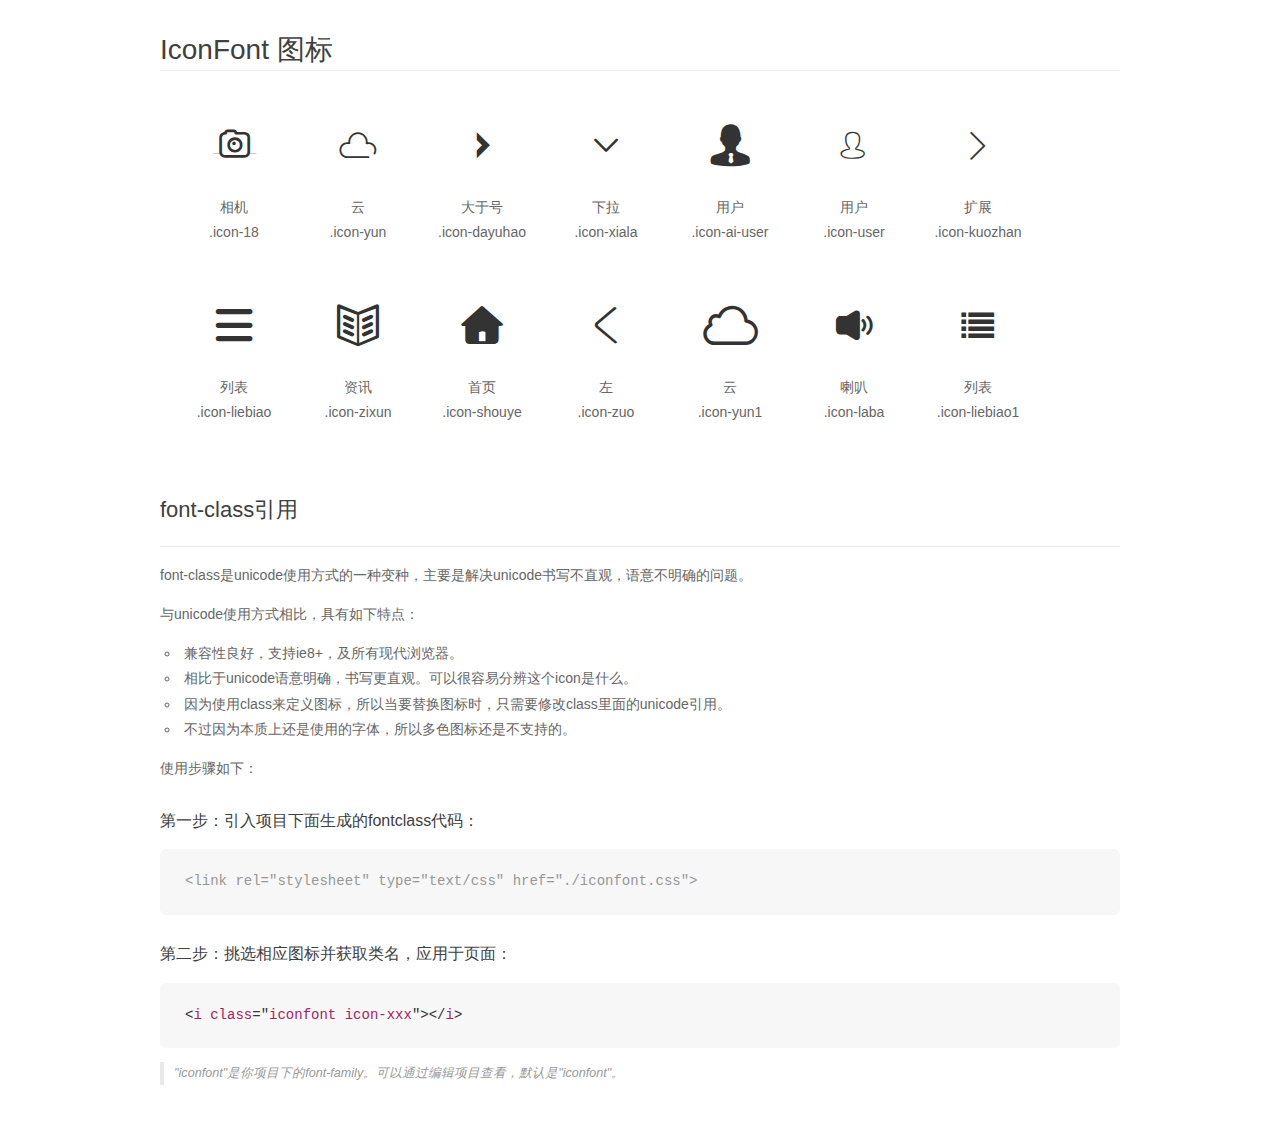
<file: cms/css/iconFont/demo_fontclass.html>
<!DOCTYPE html>
<html>
<head>
    <meta charset="utf-8"/>
    <title>IconFont</title>
    <link rel="stylesheet" href="demo.css">
    <link rel="stylesheet" href="iconfont.css">
</head>
<body>
    <div class="main markdown">
        <h1>IconFont 图标</h1>
        <ul class="icon_lists clear">
            
                <li>
                <i class="icon iconfont icon-18"></i>
                    <div class="name">相机</div>
                    <div class="fontclass">.icon-18</div>
                </li>
            
                <li>
                <i class="icon iconfont icon-yun"></i>
                    <div class="name">云</div>
                    <div class="fontclass">.icon-yun</div>
                </li>
            
                <li>
                <i class="icon iconfont icon-dayuhao"></i>
                    <div class="name">大于号</div>
                    <div class="fontclass">.icon-dayuhao</div>
                </li>
            
                <li>
                <i class="icon iconfont icon-xiala"></i>
                    <div class="name">下拉</div>
                    <div class="fontclass">.icon-xiala</div>
                </li>
            
                <li>
                <i class="icon iconfont icon-ai-user"></i>
                    <div class="name">用户</div>
                    <div class="fontclass">.icon-ai-user</div>
                </li>
            
                <li>
                <i class="icon iconfont icon-user"></i>
                    <div class="name">用户</div>
                    <div class="fontclass">.icon-user</div>
                </li>
            
                <li>
                <i class="icon iconfont icon-kuozhan"></i>
                    <div class="name">扩展</div>
                    <div class="fontclass">.icon-kuozhan</div>
                </li>
            
                <li>
                <i class="icon iconfont icon-liebiao"></i>
                    <div class="name">列表</div>
                    <div class="fontclass">.icon-liebiao</div>
                </li>
            
                <li>
                <i class="icon iconfont icon-zixun"></i>
                    <div class="name">资讯</div>
                    <div class="fontclass">.icon-zixun</div>
                </li>
            
                <li>
                <i class="icon iconfont icon-shouye"></i>
                    <div class="name">首页</div>
                    <div class="fontclass">.icon-shouye</div>
                </li>
            
                <li>
                <i class="icon iconfont icon-zuo"></i>
                    <div class="name"> 左</div>
                    <div class="fontclass">.icon-zuo</div>
                </li>
            
                <li>
                <i class="icon iconfont icon-yun1"></i>
                    <div class="name">云</div>
                    <div class="fontclass">.icon-yun1</div>
                </li>
            
                <li>
                <i class="icon iconfont icon-laba"></i>
                    <div class="name">喇叭</div>
                    <div class="fontclass">.icon-laba</div>
                </li>
            
                <li>
                <i class="icon iconfont icon-liebiao1"></i>
                    <div class="name">列表</div>
                    <div class="fontclass">.icon-liebiao1</div>
                </li>
            
        </ul>

        <h2 id="font-class-">font-class引用</h2>
        <hr>

        <p>font-class是unicode使用方式的一种变种，主要是解决unicode书写不直观，语意不明确的问题。</p>
        <p>与unicode使用方式相比，具有如下特点：</p>
        <ul>
        <li>兼容性良好，支持ie8+，及所有现代浏览器。</li>
        <li>相比于unicode语意明确，书写更直观。可以很容易分辨这个icon是什么。</li>
        <li>因为使用class来定义图标，所以当要替换图标时，只需要修改class里面的unicode引用。</li>
        <li>不过因为本质上还是使用的字体，所以多色图标还是不支持的。</li>
        </ul>
        <p>使用步骤如下：</p>
        <h3 id="-fontclass-">第一步：引入项目下面生成的fontclass代码：</h3>


        <pre><code class="lang-js hljs javascript"><span class="hljs-comment">&lt;link rel="stylesheet" type="text/css" href="./iconfont.css"&gt;</span></code></pre>
        <h3 id="-">第二步：挑选相应图标并获取类名，应用于页面：</h3>
        <pre><code class="lang-css hljs">&lt;<span class="hljs-selector-tag">i</span> <span class="hljs-selector-tag">class</span>="<span class="hljs-selector-tag">iconfont</span> <span class="hljs-selector-tag">icon-xxx</span>"&gt;&lt;/<span class="hljs-selector-tag">i</span>&gt;</code></pre>
        <blockquote>
        <p>"iconfont"是你项目下的font-family。可以通过编辑项目查看，默认是"iconfont"。</p>
        </blockquote>
    </div>
</body>
</html>
</file>
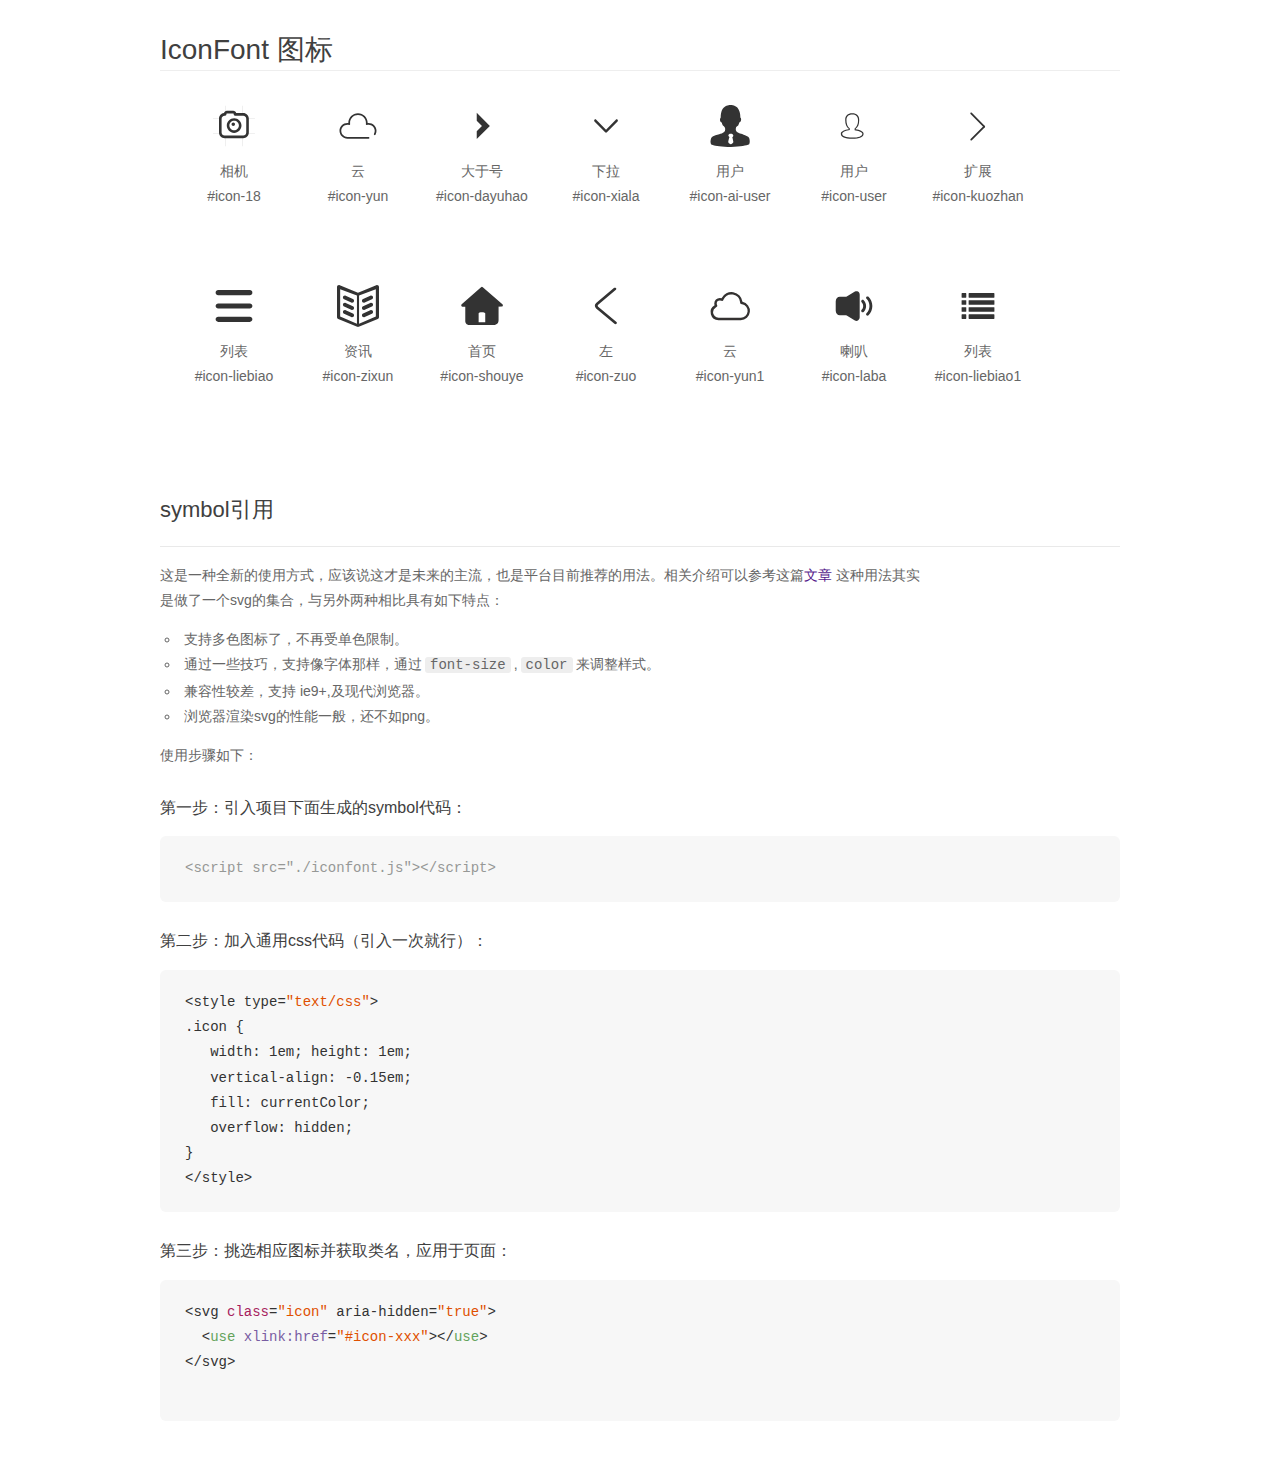
<file: cms/css/iconFont/demo_symbol.html>
<!DOCTYPE html>
<html>
<head>
    <meta charset="utf-8"/>
    <title>IconFont</title>
    <link rel="stylesheet" href="demo.css">
    <script src="iconfont.js"></script>

    <style type="text/css">
        .icon {
          /* 通过设置 font-size 来改变图标大小 */
          width: 1em; height: 1em;
          /* 图标和文字相邻时，垂直对齐 */
          vertical-align: -0.15em;
          /* 通过设置 color 来改变 SVG 的颜色/fill */
          fill: currentColor;
          /* path 和 stroke 溢出 viewBox 部分在 IE 下会显示
             normalize.css 中也包含这行 */
          overflow: hidden;
        }

    </style>
</head>
<body>
    <div class="main markdown">
        <h1>IconFont 图标</h1>
        <ul class="icon_lists clear">
            
                <li>
                    <svg class="icon" aria-hidden="true">
                        <use xlink:href="#icon-18"></use>
                    </svg>
                    <div class="name">相机</div>
                    <div class="fontclass">#icon-18</div>
                </li>
            
                <li>
                    <svg class="icon" aria-hidden="true">
                        <use xlink:href="#icon-yun"></use>
                    </svg>
                    <div class="name">云</div>
                    <div class="fontclass">#icon-yun</div>
                </li>
            
                <li>
                    <svg class="icon" aria-hidden="true">
                        <use xlink:href="#icon-dayuhao"></use>
                    </svg>
                    <div class="name">大于号</div>
                    <div class="fontclass">#icon-dayuhao</div>
                </li>
            
                <li>
                    <svg class="icon" aria-hidden="true">
                        <use xlink:href="#icon-xiala"></use>
                    </svg>
                    <div class="name">下拉</div>
                    <div class="fontclass">#icon-xiala</div>
                </li>
            
                <li>
                    <svg class="icon" aria-hidden="true">
                        <use xlink:href="#icon-ai-user"></use>
                    </svg>
                    <div class="name">用户</div>
                    <div class="fontclass">#icon-ai-user</div>
                </li>
            
                <li>
                    <svg class="icon" aria-hidden="true">
                        <use xlink:href="#icon-user"></use>
                    </svg>
                    <div class="name">用户</div>
                    <div class="fontclass">#icon-user</div>
                </li>
            
                <li>
                    <svg class="icon" aria-hidden="true">
                        <use xlink:href="#icon-kuozhan"></use>
                    </svg>
                    <div class="name">扩展</div>
                    <div class="fontclass">#icon-kuozhan</div>
                </li>
            
                <li>
                    <svg class="icon" aria-hidden="true">
                        <use xlink:href="#icon-liebiao"></use>
                    </svg>
                    <div class="name">列表</div>
                    <div class="fontclass">#icon-liebiao</div>
                </li>
            
                <li>
                    <svg class="icon" aria-hidden="true">
                        <use xlink:href="#icon-zixun"></use>
                    </svg>
                    <div class="name">资讯</div>
                    <div class="fontclass">#icon-zixun</div>
                </li>
            
                <li>
                    <svg class="icon" aria-hidden="true">
                        <use xlink:href="#icon-shouye"></use>
                    </svg>
                    <div class="name">首页</div>
                    <div class="fontclass">#icon-shouye</div>
                </li>
            
                <li>
                    <svg class="icon" aria-hidden="true">
                        <use xlink:href="#icon-zuo"></use>
                    </svg>
                    <div class="name"> 左</div>
                    <div class="fontclass">#icon-zuo</div>
                </li>
            
                <li>
                    <svg class="icon" aria-hidden="true">
                        <use xlink:href="#icon-yun1"></use>
                    </svg>
                    <div class="name">云</div>
                    <div class="fontclass">#icon-yun1</div>
                </li>
            
                <li>
                    <svg class="icon" aria-hidden="true">
                        <use xlink:href="#icon-laba"></use>
                    </svg>
                    <div class="name">喇叭</div>
                    <div class="fontclass">#icon-laba</div>
                </li>
            
                <li>
                    <svg class="icon" aria-hidden="true">
                        <use xlink:href="#icon-liebiao1"></use>
                    </svg>
                    <div class="name">列表</div>
                    <div class="fontclass">#icon-liebiao1</div>
                </li>
            
        </ul>


        <h2 id="symbol-">symbol引用</h2>
        <hr>

        <p>这是一种全新的使用方式，应该说这才是未来的主流，也是平台目前推荐的用法。相关介绍可以参考这篇<a href="">文章</a>
        这种用法其实是做了一个svg的集合，与另外两种相比具有如下特点：</p>
        <ul>
          <li>支持多色图标了，不再受单色限制。</li>
          <li>通过一些技巧，支持像字体那样，通过<code>font-size</code>,<code>color</code>来调整样式。</li>
          <li>兼容性较差，支持 ie9+,及现代浏览器。</li>
          <li>浏览器渲染svg的性能一般，还不如png。</li>
        </ul>
        <p>使用步骤如下：</p>
        <h3 id="-symbol-">第一步：引入项目下面生成的symbol代码：</h3>
        <pre><code class="lang-js hljs javascript"><span class="hljs-comment">&lt;script src="./iconfont.js"&gt;&lt;/script&gt;</span></code></pre>
        <h3 id="-css-">第二步：加入通用css代码（引入一次就行）：</h3>
        <pre><code class="lang-js hljs javascript">&lt;style type=<span class="hljs-string">"text/css"</span>&gt;
.icon {
   width: <span class="hljs-number">1</span>em; height: <span class="hljs-number">1</span>em;
   vertical-align: <span class="hljs-number">-0.15</span>em;
   fill: currentColor;
   overflow: hidden;
}
&lt;<span class="hljs-regexp">/style&gt;</span></code></pre>
        <h3 id="-">第三步：挑选相应图标并获取类名，应用于页面：</h3>
        <pre><code class="lang-js hljs javascript">&lt;svg <span class="hljs-class"><span class="hljs-keyword">class</span></span>=<span class="hljs-string">"icon"</span> aria-hidden=<span class="hljs-string">"true"</span>&gt;<span class="xml"><span class="hljs-tag">
  &lt;<span class="hljs-name">use</span> <span class="hljs-attr">xlink:href</span>=<span class="hljs-string">"#icon-xxx"</span>&gt;</span><span class="hljs-tag">&lt;/<span class="hljs-name">use</span>&gt;</span>
</span>&lt;<span class="hljs-regexp">/svg&gt;
        </span></code></pre>
    </div>
</body>
</html>
</file>
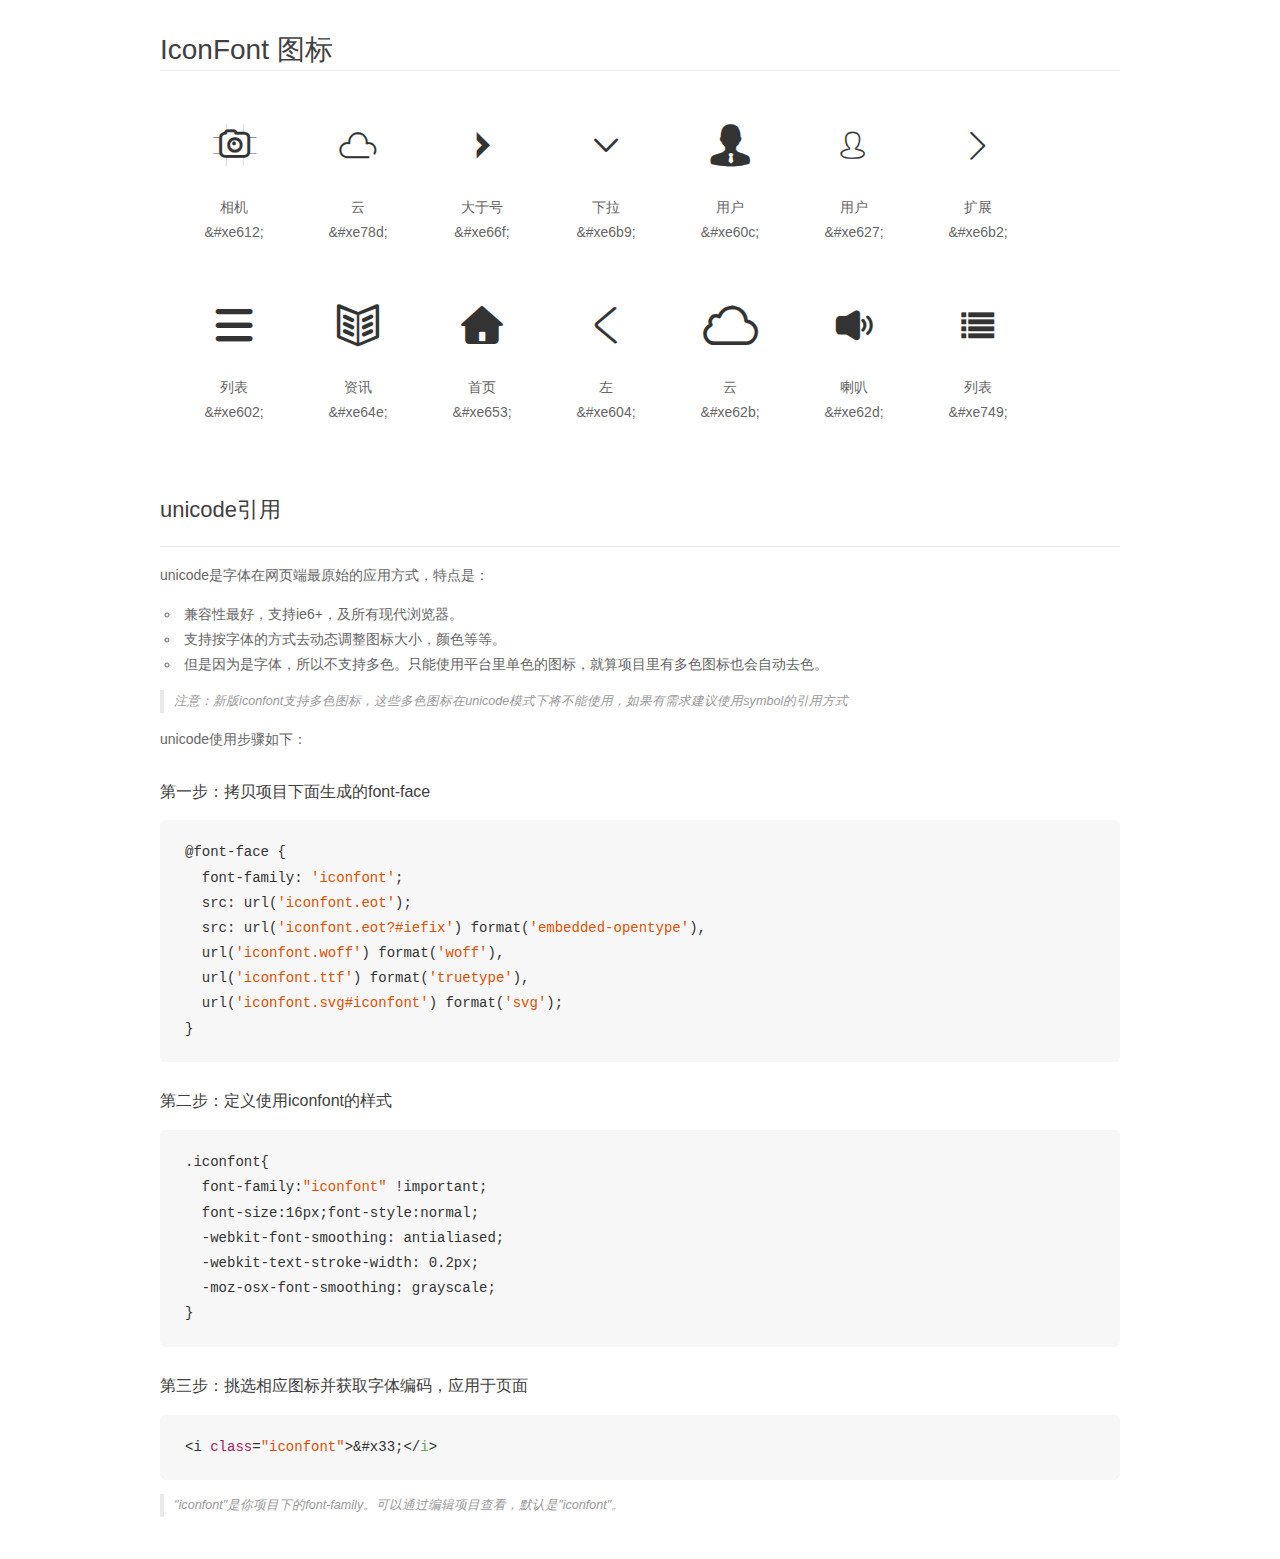
<file: cms/css/iconFont/demo_unicode.html>
<!DOCTYPE html>
<html>
<head>
    <meta charset="utf-8"/>
    <title>IconFont</title>
    <link rel="stylesheet" href="demo.css">

    <style type="text/css">

        @font-face {font-family: "iconfont";
          src: url('iconfont.eot'); /* IE9*/
          src: url('iconfont.eot#iefix') format('embedded-opentype'), /* IE6-IE8 */
          url('iconfont.woff') format('woff'), /* chrome, firefox */
          url('iconfont.ttf') format('truetype'), /* chrome, firefox, opera, Safari, Android, iOS 4.2+*/
          url('iconfont.svg#iconfont') format('svg'); /* iOS 4.1- */
        }

        .iconfont {
          font-family:"iconfont" !important;
          font-size:16px;
          font-style:normal;
          -webkit-font-smoothing: antialiased;
          -webkit-text-stroke-width: 0.2px;
          -moz-osx-font-smoothing: grayscale;
        }

    </style>
</head>
<body>
    <div class="main markdown">
        <h1>IconFont 图标</h1>
        <ul class="icon_lists clear">
            
                <li>
                <i class="icon iconfont">&#xe612;</i>
                    <div class="name">相机</div>
                    <div class="code">&amp;#xe612;</div>
                </li>
            
                <li>
                <i class="icon iconfont">&#xe78d;</i>
                    <div class="name">云</div>
                    <div class="code">&amp;#xe78d;</div>
                </li>
            
                <li>
                <i class="icon iconfont">&#xe66f;</i>
                    <div class="name">大于号</div>
                    <div class="code">&amp;#xe66f;</div>
                </li>
            
                <li>
                <i class="icon iconfont">&#xe6b9;</i>
                    <div class="name">下拉</div>
                    <div class="code">&amp;#xe6b9;</div>
                </li>
            
                <li>
                <i class="icon iconfont">&#xe60c;</i>
                    <div class="name">用户</div>
                    <div class="code">&amp;#xe60c;</div>
                </li>
            
                <li>
                <i class="icon iconfont">&#xe627;</i>
                    <div class="name">用户</div>
                    <div class="code">&amp;#xe627;</div>
                </li>
            
                <li>
                <i class="icon iconfont">&#xe6b2;</i>
                    <div class="name">扩展</div>
                    <div class="code">&amp;#xe6b2;</div>
                </li>
            
                <li>
                <i class="icon iconfont">&#xe602;</i>
                    <div class="name">列表</div>
                    <div class="code">&amp;#xe602;</div>
                </li>
            
                <li>
                <i class="icon iconfont">&#xe64e;</i>
                    <div class="name">资讯</div>
                    <div class="code">&amp;#xe64e;</div>
                </li>
            
                <li>
                <i class="icon iconfont">&#xe653;</i>
                    <div class="name">首页</div>
                    <div class="code">&amp;#xe653;</div>
                </li>
            
                <li>
                <i class="icon iconfont">&#xe604;</i>
                    <div class="name"> 左</div>
                    <div class="code">&amp;#xe604;</div>
                </li>
            
                <li>
                <i class="icon iconfont">&#xe62b;</i>
                    <div class="name">云</div>
                    <div class="code">&amp;#xe62b;</div>
                </li>
            
                <li>
                <i class="icon iconfont">&#xe62d;</i>
                    <div class="name">喇叭</div>
                    <div class="code">&amp;#xe62d;</div>
                </li>
            
                <li>
                <i class="icon iconfont">&#xe749;</i>
                    <div class="name">列表</div>
                    <div class="code">&amp;#xe749;</div>
                </li>
            
        </ul>
        <h2 id="unicode-">unicode引用</h2>
        <hr>

        <p>unicode是字体在网页端最原始的应用方式，特点是：</p>
        <ul>
        <li>兼容性最好，支持ie6+，及所有现代浏览器。</li>
        <li>支持按字体的方式去动态调整图标大小，颜色等等。</li>
        <li>但是因为是字体，所以不支持多色。只能使用平台里单色的图标，就算项目里有多色图标也会自动去色。</li>
        </ul>
        <blockquote>
        <p>注意：新版iconfont支持多色图标，这些多色图标在unicode模式下将不能使用，如果有需求建议使用symbol的引用方式</p>
        </blockquote>
        <p>unicode使用步骤如下：</p>
        <h3 id="-font-face">第一步：拷贝项目下面生成的font-face</h3>
        <pre><code class="lang-js hljs javascript">@font-face {
  font-family: <span class="hljs-string">'iconfont'</span>;
  src: url(<span class="hljs-string">'iconfont.eot'</span>);
  src: url(<span class="hljs-string">'iconfont.eot?#iefix'</span>) format(<span class="hljs-string">'embedded-opentype'</span>),
  url(<span class="hljs-string">'iconfont.woff'</span>) format(<span class="hljs-string">'woff'</span>),
  url(<span class="hljs-string">'iconfont.ttf'</span>) format(<span class="hljs-string">'truetype'</span>),
  url(<span class="hljs-string">'iconfont.svg#iconfont'</span>) format(<span class="hljs-string">'svg'</span>);
}
</code></pre>
        <h3 id="-iconfont-">第二步：定义使用iconfont的样式</h3>
        <pre><code class="lang-js hljs javascript">.iconfont{
  font-family:<span class="hljs-string">"iconfont"</span> !important;
  font-size:<span class="hljs-number">16</span>px;font-style:normal;
  -webkit-font-smoothing: antialiased;
  -webkit-text-stroke-width: <span class="hljs-number">0.2</span>px;
  -moz-osx-font-smoothing: grayscale;
}
</code></pre>
        <h3 id="-">第三步：挑选相应图标并获取字体编码，应用于页面</h3>
        <pre><code class="lang-js hljs javascript">&lt;i <span class="hljs-class"><span class="hljs-keyword">class</span></span>=<span class="hljs-string">"iconfont"</span>&gt;&amp;#x33;<span class="xml"><span class="hljs-tag">&lt;/<span class="hljs-name">i</span>&gt;</span></span></code></pre>

        <blockquote>
        <p>"iconfont"是你项目下的font-family。可以通过编辑项目查看，默认是"iconfont"。</p>
        </blockquote>
    </div>


</body>
</html>
</file>
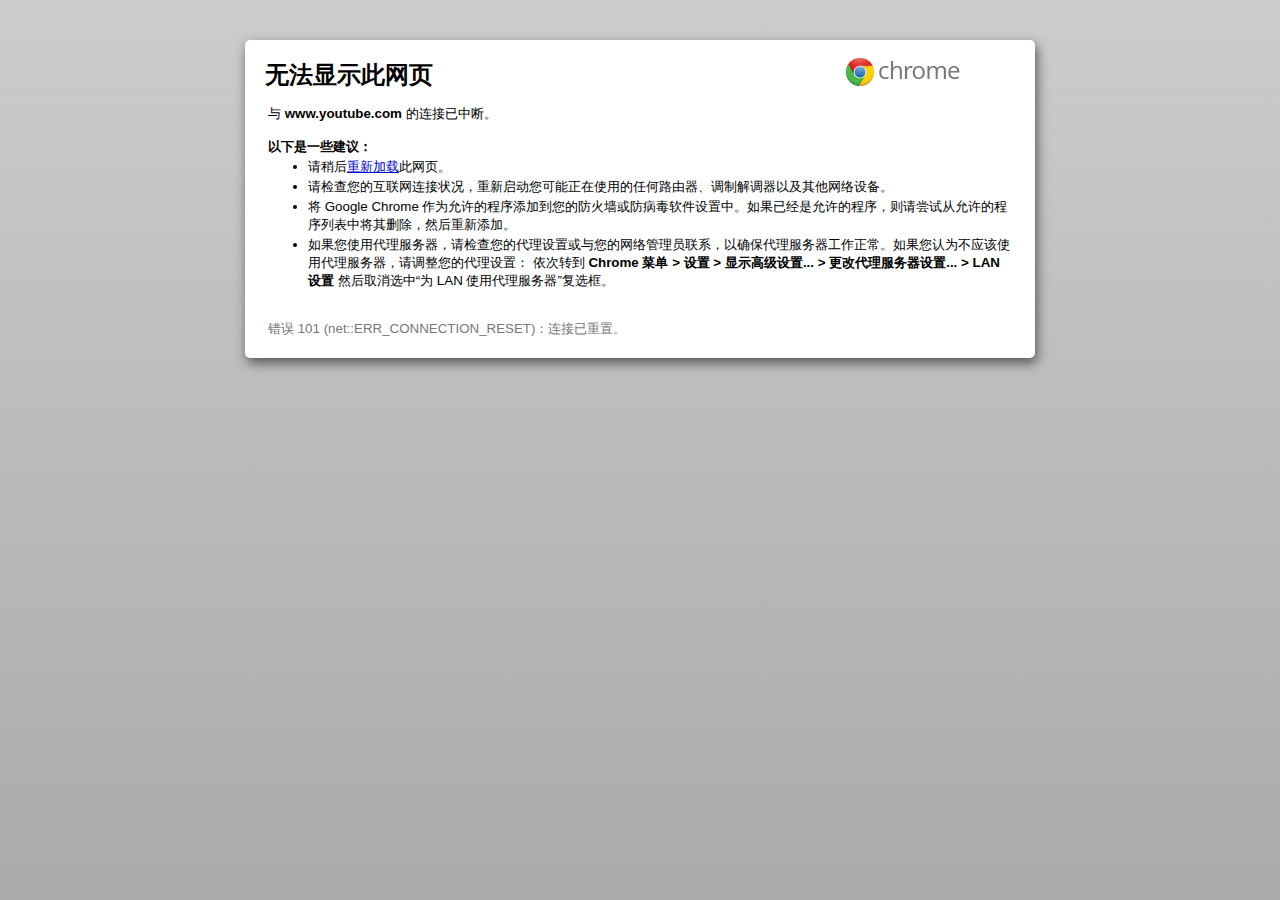
<file: cms/css/bootstrap3.2.2/组件 · Bootstrap 中文文档_files/saved_resource.htm>
<!DOCTYPE html>
<!-- saved from url=(0028)data:text/html,chromewebdata -->
<html i18n-values="dir:textdirection" high-color-depth="" dir="ltr"><head><meta http-equiv="Content-Type" content="text/html; charset=UTF-8">

<title i18n-content="title">无法访问 http://www.youtube.com/embed/zpOULjyy-n8?rel=0</title>
<style>
body {
  background-color: white;
  font-family: Helvetica, Arial, sans-serif;
  margin: 0;
}

html[main-frame] body {
  background-color: #CCC;
}

/* On Android, gradient is broken due to background-attachment: fixed being
   currently disabled on Android; see crbug.com/135942 */
html[main-frame][high-color-depth] body {
  background: -webkit-linear-gradient(#CCC, #AAA);
  background-attachment: fixed;
}

html[main-frame] #cell {
padding: 40px;

}

#box {
  background-color: white;
  color: black;
  font-size: 10pt;
  line-height: 18px;
  margin: auto;
  max-width: 750px;
  min-width: 200px;
  padding: 5px;
}

html[main-frame] #box {
  border-radius: 5px;
  -webkit-box-shadow: 2px 5px 12px #555;
padding: 20px;
  width: 80%;

}

ul {
  margin: 0;
  padding-bottom: 0;
}

li {
  padding-top: 2px;
}

h1 {
  font-size: 12pt;
  line-height: 20px;
  margin: 0;
}

html[main-frame] h1 {
  font-size: 18pt;
  line-height: 30px;
}

h1 img {
  border: 0;
  float: right;
  -webkit-margin-start: 20px;
  margin-top: -4px;
}

html[dir=rtl] h1 img {
  float: left;
}

h2 {
  font-size: 10pt;
  font-weight: bold;
  margin: 0;
  padding: 0;
}

a {
  color: #00c;
}

a:active {
  color: #f00;
}

a:visited {
  color: #551a8b;
}

#errorSummary, #suggestions, #search {
  -webkit-margin-start: 3px;
  margin-top: 15px;
}

#errorDetails {
  color: #777;
  -webkit-margin-start: 3px;
  margin-top: 30px;
}

.failedUrl {
  word-wrap: break-word;
}

#logo-img {
  /* "Not allowed to load local resource: chrome://theme/IDR_PRODUCT_LOGO",
      so embed the resource manually. */
  content: -webkit-image-set(
      url('[data-uri]') 1x,
      url('[data-uri]') 2x);
}

</style>
<script>
/**
 * Sets the classes of elements to match their jscontent values.
 * Elements without jscontent values are ignored.
 *
 * This allows styles to be applied to nested elements from
 * within GRD files.  To work on these elements, this must be
 * called after jscontent substitution.
 */
function setJsContentElementClasses() {
  var elements = document.querySelectorAll('[jscontent]');
  for (var i = 0; i < elements.length; ++i) {
    elements[i].className = elements[i].getAttribute('jscontent');
  }
}

document.addEventListener('DOMContentLoaded',
                          setJsContentElementClasses,
                          false);

// A grey border and larger font is used when the error page is
// in the main frame.
if (window.top.location == window.location)
  document.documentElement.setAttribute('main-frame', '');

// The border only uses a gradient when using at least 24-bit color.
if (window.screen.colorDepth >= 24)
  document.documentElement.setAttribute('high-color-depth', '');
</script></head>



<body id="t" jstcache="0">
<div id="cell" jstcache="0">
 <div id="box" jstcache="0">
  <h1 jstcache="0">
   <img id="logo-img" jstcache="0">
   <span i18n-content="heading" jstcache="0">无法显示此网页</span>
  </h1>

  <div id="errorSummary" jsselect="summary" jstcache="1" style="">
   <span jsvalues=".innerHTML:msg" jstcache="4">与 <strong jscontent="hostName" jstcache="19" class="hostName">www.youtube.com</strong> 的连接已中断。</span>
  </div>

  <div id="suggestions" jsdisplay="suggestionsHeading" jstcache="2" style="">
   <h2 i18n-content="suggestionsHeading" jstcache="0">以下是一些建议：</h2>
   <ul jstcache="0">
    <li jsselect="suggestionsReload" jstcache="5" style="">
      <span jsvalues=".innerHTML:msg" jstcache="4">请稍后<a jsvalues="href:reloadUrl" jstcache="20" href="http://www.youtube.com/embed/zpOULjyy-n8?rel=0">重新加载</a>此网页。</span>
    </li>
    <li jsselect="suggestionsHomepage" jstcache="6" style="display: none;">
      <span jscontent="suggestionsHomepageMsg" jstcache="17" class="suggestionsHomepageMsg"></span>
      <a jscontent="hostName" jsvalues="href:homePage" jstcache="18" class="hostName"></a>
    </li>
    <li jsselect="suggestionsCheckConnection" jstcache="7" style="">
      <span jsvalues=".innerHTML:msg" jstcache="4">请检查您的互联网连接状况，重新启动您可能正在使用的任何路由器、调制解调器以及其他网络设备。</span>
    </li>
    <li jsselect="suggestionsDNSConfig" jstcache="8" style="display: none;">
      <span jsvalues=".innerHTML:msg" jstcache="4"></span>
    </li>
    <li jsselect="suggestionsDisableNetworkPrediction" jstcache="9" style="display: none;">
      <span jsvalues=".innerHTML:msg" jstcache="4"></span>
    </li>
    <li jsselect="suggestionsFirewallConfig" jstcache="10" style="">
      <span jsvalues=".innerHTML:msg" jstcache="4">将 <span jscontent="productName" jstcache="21" class="productName">Google Chrome</span> 作为允许的程序添加到您的防火墙或防病毒软件设置中。如果已经是允许的程序，则请尝试从允许的程序列表中将其删除，然后重新添加。</span>
    </li>
    <li jsselect="suggestionsProxyConfig" jstcache="11" style="">
      <span jsvalues=".innerHTML:msg" jstcache="4">如果您使用代理服务器，请检查您的代理设置或与您的网络管理员联系，以确保代理服务器工作正常。如果您认为不应该使用代理服务器，请调整您的代理设置：
          依次转到
          <strong jstcache="0">
          Chrome 菜单 &gt;
          <span jscontent="settingsTitle" jstcache="22" class="settingsTitle">设置</span>
          &gt;
          <span jscontent="advancedTitle" jstcache="23" class="advancedTitle">显示高级设置...</span>
          &gt;
          <span jscontent="proxyTitle" jstcache="24" class="proxyTitle">更改代理服务器设置...</span>
          &gt;
          LAN 设置
          </strong>
          然后取消选中“为 LAN 使用代理服务器”复选框。</span>
    </li>
    <li jsselect="suggestionsProxyDisable" jstcache="12" style="display: none;">
      <span jsvalues=".innerHTML:msg" jstcache="4"></span>
    </li>
    <li jsselect="suggestionsDisableExtension" jstcache="13" style="display: none;">
      <span jsvalues=".innerHTML:msg" jstcache="4"></span>
    </li>
    <li jsselect="suggestionsLearnMore" jstcache="14" style="display: none;">
      <span jsvalues=".innerHTML:msg" jstcache="4"></span>
    </li>
    <li jsselect="suggestionsViewPolicies" jstcache="15" style="display: none;">
      <span jsvalues=".innerHTML:msg" jstcache="4"></span>
    </li>
    <li jsselect="suggestionsContactAdministrator" jstcache="16" style="display: none;">
      <span jsvalues=".innerHTML:msg" jstcache="4"></span>
    </li>
   </ul>
  </div>

  <div id="errorDetails" jsselect="details" jscontent="$this" jstcache="3" class="$this" style="">错误 101 (net::ERR_CONNECTION_RESET)：连接已重置。</div>
 </div>
</div>


<script jstcache="0">// Copyright (c) 2010 The Chromium Authors. All rights reserved.
// Use of this source code is governed by a BSD-style license that can be
// found in the LICENSE file.

/**
 * NOTE: The use of this file is deprecated. Use i18n_template2.js instead.
 *
 * @fileoverview This is a simple template engine inspired by JsTemplates
 * optimized for i18n.
 *
 * It currently supports two handlers:
 *
 *   * i18n-content which sets the textContent of the element
 *
 *     <span i18n-content="myContent"></span>
 *     i18nTemplate.process(element, {'myContent': 'Content'});
 *
 *   * i18n-values is a list of attribute-value or property-value pairs.
 *     Properties are prefixed with a '.' and can contain nested properties.
 *
 *     <span i18n-values="title:myTitle;.style.fontSize:fontSize"></span>
 *     i18nTemplate.process(element, {
 *       'myTitle': 'Title',
 *       'fontSize': '13px'
 *     });
 */

var i18nTemplate = (function() {
  /**
   * This provides the handlers for the templating engine. The key is used as
   * the attribute name and the value is the function that gets called for every
   * single node that has this attribute.
   * @type {Object}
   */
  var handlers = {
    /**
     * This handler sets the textContent of the element.
     */
    'i18n-content': function(element, attributeValue, obj) {
      element.textContent = obj[attributeValue];
    },

    /**
     * This handler adds options to a select element.
     */
    'i18n-options': function(element, attributeValue, obj) {
      var options = obj[attributeValue];
      options.forEach(function(values) {
        var option = typeof values == 'string' ? new Option(values) :
            new Option(values[1], values[0]);
        element.appendChild(option);
      });
    },

    /**
     * This is used to set HTML attributes and DOM properties,. The syntax is:
     *   attributename:key;
     *   .domProperty:key;
     *   .nested.dom.property:key
     */
    'i18n-values': function(element, attributeValue, obj) {
      var parts = attributeValue.replace(/\s/g, '').split(/;/);
      for (var j = 0; j < parts.length; j++) {
        var a = parts[j].match(/^([^:]+):(.+)$/);
        if (a) {
          var propName = a[1];
          var propExpr = a[2];

          // Ignore missing properties
          if (propExpr in obj) {
            var value = obj[propExpr];
            if (propName.charAt(0) == '.') {
              var path = propName.slice(1).split('.');
              var object = element;
              while (object && path.length > 1) {
                object = object[path.shift()];
              }
              if (object) {
                object[path] = value;
                // In case we set innerHTML (ignoring others) we need to
                // recursively check the content
                if (path == 'innerHTML') {
                  process(element, obj);
                }
              }
            } else {
              element.setAttribute(propName, value);
            }
          } else {
            console.warn('i18n-values: Missing value for "' + propExpr + '"');
          }
        }
      }
    }
  };

  var attributeNames = [];
  for (var key in handlers) {
    attributeNames.push(key);
  }
  var selector = '[' + attributeNames.join('],[') + ']';

  /**
   * Processes a DOM tree with the {@code obj} map.
   */
  function process(node, obj) {
    var elements = node.querySelectorAll(selector);
    for (var element, i = 0; element = elements[i]; i++) {
      for (var j = 0; j < attributeNames.length; j++) {
        var name = attributeNames[j];
        var att = element.getAttribute(name);
        if (att != null) {
          handlers[name](element, att, obj);
        }
      }
    }
  }

  return {
    process: process
  };
})();
</script><script jstcache="0">// Copyright (c) 2012 The Chromium Authors. All rights reserved.
// Use of this source code is governed by a BSD-style license that can be
// found in the LICENSE file.

(function(){var i=null;function k(){return Function.prototype.call.apply(Array.prototype.slice,arguments)}function l(a,b){var c=k(arguments,2);return function(){return b.apply(a,c)}}function m(a,b){var c=new n(b);for(c.f=[a];c.f.length;){var e=c,d=c.f.shift();e.g(d);for(d=d.firstChild;d;d=d.nextSibling)d.nodeType==1&&e.f.push(d)}}function n(a){this.g=a}function o(a){a.style.display=""}function p(a){a.style.display="none"};var q=":",r=/\s*;\s*/;function s(){this.i.apply(this,arguments)}s.prototype.i=function(a,b){if(!this.a)this.a={};if(b){var c=this.a,e=b.a,d;for(d in e)c[d]=e[d]}else for(c in d=this.a,e=t,e)d[c]=e[c];this.a.$this=a;this.a.$context=this;this.d=typeof a!="undefined"&&a!=i?a:"";if(!b)this.a.$top=this.d};var t={$default:i},u=[];function v(a){for(var b in a.a)delete a.a[b];a.d=i;u.push(a)}function w(a,b,c){try{return b.call(c,a.a,a.d)}catch(e){return t.$default}}
function x(a,b,c,e){if(u.length>0){var d=u.pop();s.call(d,b,a);a=d}else a=new s(b,a);a.a.$index=c;a.a.$count=e;return a}var y="a_",z="b_",A="with (a_) with (b_) return ",D={};function E(a){if(!D[a])try{D[a]=new Function(y,z,A+a)}catch(b){}return D[a]}function F(a){for(var b=[],a=a.split(r),c=0,e=a.length;c<e;++c){var d=a[c].indexOf(q);if(!(d<0)){var f;f=a[c].substr(0,d).replace(/^\s+/,"").replace(/\s+$/,"");d=E(a[c].substr(d+1));b.push(f,d)}}return b};var G="jsinstance",H="jsts",I="*",J="div",K="id";function L(){}var M=0,N={0:{}},P={},Q={},R=[];function S(a){a.__jstcache||m(a,function(a){T(a)})}var U=[["jsselect",E],["jsdisplay",E],["jsvalues",F],["jsvars",F],["jseval",function(a){for(var b=[],a=a.split(r),c=0,e=a.length;c<e;++c)if(a[c]){var d=E(a[c]);b.push(d)}return b}],["transclude",function(a){return a}],["jscontent",E],["jsskip",E]];
function T(a){if(a.__jstcache)return a.__jstcache;var b=a.getAttribute("jstcache");if(b!=i)return a.__jstcache=N[b];for(var b=R.length=0,c=U.length;b<c;++b){var e=U[b][0],d=a.getAttribute(e);Q[e]=d;d!=i&&R.push(e+"="+d)}if(R.length==0)return a.setAttribute("jstcache","0"),a.__jstcache=N[0];var f=R.join("&");if(b=P[f])return a.setAttribute("jstcache",b),a.__jstcache=N[b];for(var h={},b=0,c=U.length;b<c;++b){var d=U[b],e=d[0],g=d[1],d=Q[e];d!=i&&(h[e]=g(d))}b=""+ ++M;a.setAttribute("jstcache",b);N[b]=
h;P[f]=b;return a.__jstcache=h}function V(a,b){a.h.push(b);a.k.push(0)}function W(a){return a.c.length?a.c.pop():[]}
L.prototype.e=function(a,b){var c=X(b),e=c.transclude;if(e)(c=Y(e))?(b.parentNode.replaceChild(c,b),e=W(this),e.push(this.e,a,c),V(this,e)):b.parentNode.removeChild(b);else if(c=c.jsselect){var c=w(a,c,b),d=b.getAttribute(G),f=!1;d&&(d.charAt(0)==I?(d=parseInt(d.substr(1),10),f=!0):d=parseInt(d,10));var h=c!=i&&typeof c=="object"&&typeof c.length=="number",e=h?c.length:1,g=h&&e==0;if(h)if(g)d?b.parentNode.removeChild(b):(b.setAttribute(G,"*0"),p(b));else if(o(b),d===i||d===""||f&&d<e-1){f=W(this);
d=d||0;for(h=e-1;d<h;++d){var j=b.cloneNode(!0);b.parentNode.insertBefore(j,b);Z(j,c,d);g=x(a,c[d],d,e);f.push(this.b,g,j,v,g,i)}Z(b,c,d);g=x(a,c[d],d,e);f.push(this.b,g,b,v,g,i);V(this,f)}else d<e?(f=c[d],Z(b,c,d),g=x(a,f,d,e),f=W(this),f.push(this.b,g,b,v,g,i),V(this,f)):b.parentNode.removeChild(b);else c==i?p(b):(o(b),g=x(a,c,0,1),f=W(this),f.push(this.b,g,b,v,g,i),V(this,f))}else this.b(a,b)};
L.prototype.b=function(a,b){var c=X(b),e=c.jsdisplay;if(e){if(!w(a,e,b)){p(b);return}o(b)}if(e=c.jsvars)for(var d=0,f=e.length;d<f;d+=2){var h=e[d],g=w(a,e[d+1],b);a.a[h]=g}if(e=c.jsvalues){d=0;for(f=e.length;d<f;d+=2)if(g=e[d],h=w(a,e[d+1],b),g.charAt(0)=="$")a.a[g]=h;else if(g.charAt(0)=="."){for(var g=g.substr(1).split("."),j=b,O=g.length,B=0,$=O-1;B<$;++B){var C=g[B];j[C]||(j[C]={});j=j[C]}j[g[O-1]]=h}else g&&(typeof h=="boolean"?h?b.setAttribute(g,g):b.removeAttribute(g):b.setAttribute(g,""+
h))}if(e=c.jseval){d=0;for(f=e.length;d<f;++d)w(a,e[d],b)}e=c.jsskip;if(!e||!w(a,e,b))if(c=c.jscontent){if(c=""+w(a,c,b),b.innerHTML!=c){for(;b.firstChild;)e=b.firstChild,e.parentNode.removeChild(e);b.appendChild(this.j.createTextNode(c))}}else{c=W(this);for(e=b.firstChild;e;e=e.nextSibling)e.nodeType==1&&c.push(this.e,a,e);c.length&&V(this,c)}};function X(a){if(a.__jstcache)return a.__jstcache;var b=a.getAttribute("jstcache");if(b)return a.__jstcache=N[b];return T(a)}
function Y(a,b){var c=document;if(b){var e=c.getElementById(a);if(!e){var e=b(),d=H,f=c.getElementById(d);if(!f)f=c.createElement(J),f.id=d,p(f),f.style.position="absolute",c.body.appendChild(f);d=c.createElement(J);f.appendChild(d);d.innerHTML=e;e=c.getElementById(a)}c=e}else c=c.getElementById(a);return c?(S(c),c=c.cloneNode(!0),c.removeAttribute(K),c):i}function Z(a,b,c){c==b.length-1?a.setAttribute(G,I+c):a.setAttribute(G,""+c)};window.jstGetTemplate=Y;window.JsEvalContext=s;window.jstProcess=function(a,b){var c=new L;S(b);c.j=b?b.nodeType==9?b:b.ownerDocument||document:document;var e=l(c,c.e,a,b),d=c.h=[],f=c.k=[];c.c=[];e();for(var h,g,j;d.length;)h=d[d.length-1],e=f[f.length-1],e>=h.length?(e=c,g=d.pop(),g.length=0,e.c.push(g),f.pop()):(g=h[e++],j=h[e++],h=h[e++],f[f.length-1]=e,g.call(c,j,h))};
})()
</script><script jstcache="0">var templateData = {"details":"\u9519\u8BEF 101 (net::ERR_CONNECTION_RESET)\uFF1A\u8FDE\u63A5\u5DF2\u91CD\u7F6E\u3002","heading":"\u65E0\u6CD5\u663E\u793A\u6B64\u7F51\u9875","suggestionsCheckConnection":{"msg":"\u8BF7\u68C0\u67E5\u60A8\u7684\u4E92\u8054\u7F51\u8FDE\u63A5\u72B6\u51B5\uFF0C\u91CD\u65B0\u542F\u52A8\u60A8\u53EF\u80FD\u6B63\u5728\u4F7F\u7528\u7684\u4EFB\u4F55\u8DEF\u7531\u5668\u3001\u8C03\u5236\u89E3\u8C03\u5668\u4EE5\u53CA\u5176\u4ED6\u7F51\u7EDC\u8BBE\u5907\u3002"},"suggestionsFirewallConfig":{"msg":"\u5C06 \u003Cspan jscontent=\"productName\"\u003E\u003C/span\u003E \u4F5C\u4E3A\u5141\u8BB8\u7684\u7A0B\u5E8F\u6DFB\u52A0\u5230\u60A8\u7684\u9632\u706B\u5899\u6216\u9632\u75C5\u6BD2\u8F6F\u4EF6\u8BBE\u7F6E\u4E2D\u3002\u5982\u679C\u5DF2\u7ECF\u662F\u5141\u8BB8\u7684\u7A0B\u5E8F\uFF0C\u5219\u8BF7\u5C1D\u8BD5\u4ECE\u5141\u8BB8\u7684\u7A0B\u5E8F\u5217\u8868\u4E2D\u5C06\u5176\u5220\u9664\uFF0C\u7136\u540E\u91CD\u65B0\u6DFB\u52A0\u3002","productName":"Google Chrome"},"suggestionsHeading":"\u4EE5\u4E0B\u662F\u4E00\u4E9B\u5EFA\u8BAE\uFF1A","suggestionsProxyConfig":{"advancedTitle":"\u663E\u793A\u9AD8\u7EA7\u8BBE\u7F6E...","msg":"\u5982\u679C\u60A8\u4F7F\u7528\u4EE3\u7406\u670D\u52A1\u5668\uFF0C\u8BF7\u68C0\u67E5\u60A8\u7684\u4EE3\u7406\u8BBE\u7F6E\u6216\u4E0E\u60A8\u7684\u7F51\u7EDC\u7BA1\u7406\u5458\u8054\u7CFB\uFF0C\u4EE5\u786E\u4FDD\u4EE3\u7406\u670D\u52A1\u5668\u5DE5\u4F5C\u6B63\u5E38\u3002\u5982\u679C\u60A8\u8BA4\u4E3A\u4E0D\u5E94\u8BE5\u4F7F\u7528\u4EE3\u7406\u670D\u52A1\u5668\uFF0C\u8BF7\u8C03\u6574\u60A8\u7684\u4EE3\u7406\u8BBE\u7F6E\uFF1A\n          \u4F9D\u6B21\u8F6C\u5230\n          \u003Cstrong\u003E\n          Chrome \u83DC\u5355 \u003E\n          \u003Cspan jscontent=\"settingsTitle\"\u003E\u003C/span\u003E\n          \u003E\n          \u003Cspan jscontent=\"advancedTitle\"\u003E\u003C/span\u003E\n          \u003E\n          \u003Cspan jscontent=\"proxyTitle\"\u003E\u003C/span\u003E\n          \u003E\n          LAN \u8BBE\u7F6E\n          \u003C/strong\u003E\n          \u7136\u540E\u53D6\u6D88\u9009\u4E2D\u201C\u4E3A LAN \u4F7F\u7528\u4EE3\u7406\u670D\u52A1\u5668\u201D\u590D\u9009\u6846\u3002","proxyTitle":"\u66F4\u6539\u4EE3\u7406\u670D\u52A1\u5668\u8BBE\u7F6E...","settingsTitle":"\u8BBE\u7F6E"},"suggestionsReload":{"msg":"\u8BF7\u7A0D\u540E\u003Ca jsvalues=\"href:reloadUrl\"\u003E\u91CD\u65B0\u52A0\u8F7D\u003C/a\u003E\u6B64\u7F51\u9875\u3002","reloadUrl":"http://www.youtube.com/embed/zpOULjyy-n8?rel=0"},"summary":{"failedUrl":"http://www.youtube.com/embed/zpOULjyy-n8?rel=0","hostName":"www.youtube.com","msg":"\u4E0E \u003Cstrong jscontent=\"hostName\"\u003E\u003C/strong\u003E \u7684\u8FDE\u63A5\u5DF2\u4E2D\u65AD\u3002","productName":"Google Chrome"},"textdirection":"ltr","title":"\u65E0\u6CD5\u8BBF\u95EE http://www.youtube.com/embed/zpOULjyy-n8?rel=0"};</script><script jstcache="0">// Copyright (c) 2010 The Chromium Authors. All rights reserved.
// Use of this source code is governed by a BSD-style license that can be
// found in the LICENSE file.

// Invoke the template engine previously loaded from i18n_template.js
i18nTemplate.process(document, templateData);
</script><script jstcache="0">var tp = document.getElementById('t');jstProcess(new JsEvalContext(templateData), tp);</script></body></html>
</file>
<file: cms/css/iconFont/iconfont.css>
@font-face {font-family: "iconfont";
  src: url('iconfont.eot?t=1537770912012'); /* IE9*/
  src: url('iconfont.eot?t=1537770912012#iefix') format('embedded-opentype'), /* IE6-IE8 */
  url('[data-uri]') format('woff'),
  url('iconfont.ttf?t=1537770912012') format('truetype'), /* chrome, firefox, opera, Safari, Android, iOS 4.2+*/
  url('iconfont.svg?t=1537770912012#iconfont') format('svg'); /* iOS 4.1- */
}

.iconfont {
  font-family:"iconfont" !important;
  font-size:16px;
  font-style:normal;
  -webkit-font-smoothing: antialiased;
  -moz-osx-font-smoothing: grayscale;
}

.icon-18:before { content: "\e612"; }

.icon-yun:before { content: "\e78d"; }

.icon-dayuhao:before { content: "\e66f"; }

.icon-xiala:before { content: "\e6b9"; }

.icon-ai-user:before { content: "\e60c"; }

.icon-user:before { content: "\e627"; }

.icon-kuozhan:before { content: "\e6b2"; }

.icon-liebiao:before { content: "\e602"; }

.icon-zixun:before { content: "\e64e"; }

.icon-shouye:before { content: "\e653"; }

.icon-zuo:before { content: "\e604"; }

.icon-yun1:before { content: "\e62b"; }

.icon-laba:before { content: "\e62d"; }

.icon-liebiao1:before { content: "\e749"; }
</file>
<file: cms/css/index.css>
*{
	margin:0px;
	padding: 0px;
}

/*首页*/
.leftDiv{
	background-color:#282830;
	padding: 0px;
	
}

.rightDiv{
	background-color:#EEEEEE;
	padding: 0px
	
}

.leftDiv_top{
	height: 50px;
	width: 100%;
	background-color: #3D556D;
}

.leftDiv_top img{
	width: 40px;
	height: 35px;
	margin-left: 10px;
	margin-top: 5px
}
.leftDiv_top div{
	display: inline-block;
}

.leftDiv_top span{
	color: #fff;
	height: 50px;
	display: inline-block;
	line-height: 50px;
	margin-left: 5px
}

/*首页左侧下半部分*/
.leftDiv_bottom{
	list-style:none;
	margin-top: 40px

}
.leftDiv_bottom li{
	height: 40px;
	border-bottom: 1px solid #ccc;
	line-height: 40px;
	padding-left: 20px
}
.leftDiv_bottom li a{
	color: #fff
}
.leftDiv_bottom li span{
	display: inline-block;
	width: 90px;
	margin-left: 5px
}

/*右侧上半部分*/
.rightDiv_top div{
	height: 50px;
}

.rightDiv_top{
	background-color: #fff;
	height: 50px
}

.rightDivTop_left{
	padding: 0px;
}

.rightDivTop_left i{
	margin-left: 20px;
	display: inline-block;
	margin-top: 10px;
	width: 30px;
	height: 30px;
	font-size: 20px
}

.rightDivTop_left span{
	display: inline-block;
	width: 15px;
	height: 15px;
	background-color: red;
	color: #fff;
	text-align: center;
	border-radius: 50%;
	position: relative;
	left: -20px;
	top: -5px;
	font-size: 12px
}
.rightDivTop_right{
	padding: 0px;
	line-height: 50px
}
.rightDivTop_right div{
	display: inline-block;

}

.rightDivTop_right img{
	width: 40px;
	height: 40px;
	border-radius: 50%;
	margin-right: 10px
}
.rightDiv_content{
	padding: 18px 30px 20px 20px;
	background-color: #f0f0f0;
	height: 621px;
	overflow: auto;
}
</file>
<file: cms/css/demo.css>
.rightDiv_content .one:after{
			clear: both;
			content: "";
			display: table;
		}
		.rightDiv_content .one .con-r-left:after{
			clear: both;
			content: "";
			display: table;
		}
		.rightDiv_content .one .con-r-left .con-r-left-1:after{
			clear: both;
			content: "";
			display: table;
		}
		.rightDiv_content .one .con-r-left .con-r-left-1{
			width: 178px;
			height: 225px;
			float: left;
		}
		.rightDiv_content .one .con-r-left .con-r-left-1 .imgs{
			width:178px;
			height: 65px;
			margin-bottom: 15px;
			padding: 10px;
			background-color: white; 
		}
		.rightDiv_content .one .con-r-left .con-r-left-1 .imgs:last-child{
			margin-bottom: 0px;
		}
		.rightDiv_content .one .con-r-left .con-r-left-1 .imgs img{
			width: 40px;
			height: 40px;

		}
		.rightDiv_content .one .con-r-left .con-r-left-1 .imgs p{
			 display: inline-block;
			 margin-left: 10px;
		}
		.rightDiv_content .one .con-r-left .con-r-left-1 .imgs span.num{
			/*display: inline-block;*/
			font-size: 20px;
			font-weight: bolder;
		}
		.rightDiv_content .one .con-r-left .con-r-left-1 .imgs span.zimu{
			/*display: inline-block;*/
			position: absolute;

			font-size: 8px;
			color: #ccc;
		}
		.rightDiv_content .one .con-r-left .zhexian{
			width: 380px;
			height: 225px;
			float: left;
			margin-left: 22px;
			background-color: white;
		}
		.rightDiv_content .one .con-r-left .chart{
			width: 173px;
			float: left;
			margin-left: 22px;
		}
		.rightDiv_content .one .con-r-left .chart:after{
			clear: both;
			content: "";
			display: table;
		}
		.rightDiv_content .one .con-r-left .chart .char{
			width: 173px;
			height: 105px;
			background-color: white;
			margin-bottom: 15px;
		}
		.rightDiv_content .one .con-r-left .chart .char:last-child{
			margin-bottom: 0px;
		}
		.rightDiv_content .one .con-r-xia{
			width: 775px;
			margin-top: 17px;
		}
		.rightDiv_content .one .con-r-xia:after{
			clear: both;
			content: "";
			display: table;
		}
		.rightDiv_content .one .con-r-xia .bing{
			width: 380px;
			height:415px;
			float: left;
			background-color: white;
		}
		.rightDiv_content .one .con-r-xia .spchar{
			width: 380px;
			height: 415px;
			float: left;
			margin-left: 15px;
		}
		.rightDiv_content .one .con-r-xia .spchar .speed{
			width: 380px;
			height: 143px;
			margin-bottom: 23px;
			background-color: white;
		}
		.rightDiv_content .one .con-r-xia .spchar .speed:first-child{
			height: 248px;
		}
		/*栏目管理*/
		.rightDiv_content .two{
			background-color: white;
			width: 900px;
			height: 560px;
			border-radius: 5px;
			padding: 15px 10px 10px 10px;
		}
		.rightDiv_content .two table{
			width: 900px;
			margin-top: 10px;
			text-align: center;
		}
		/*资讯管理*/
		.rightDiv_content .three{
			background-color: white;
			width: 900px;
			/*height: 600px;*/
			border-radius: 5px;
			padding: 15px 10px 10px 10px;
		}
		.rightDiv_content .three table{
			width: 900px;
			margin-top: 10px;
			text-align: center;
		}
		/*用户部分*/
		.four{
			background-color: white;
			border-radius: 5px;
		}
		.four:after{
			content: "";
			clear: both;
			display: table;
		}
		.four .btn{
			margin-top: 15px;
			margin-left: 10px;
		}
		.four .four_1{
			margin-top: 15px;
		}
		.four_1 .user{
			width: 225px;
			height: 260px;
			background-color: white;
			float: left;
			border:1px solid #ededed;
			box-shadow: -1px -1px 1px #ededed,-1px 1px 1px #ededed,1px -1px 1px #ededed,
			1px 1px 1px #ededed;
			margin-left: 30px;
			margin-bottom: 22px;
			padding: 3px 20px 3px 20px;
		}
		/*.four_1 .user:first-child{
			margin-left: 10px;
		}*/
		/*.four_1 .user:nth-child(4){
			margin-left: 10px;
		}*/
		.four_1 .user img{
			display:block;
			width: 130px;
			height: 130px;
			margin: 0 auto;
			border-radius: 50%;
		}
		.four_1 .user span{
			height: 20px;
			display: inline-block;
			font-size: 12px;
			line-height: 20px;
			margin-top: 4px;
		}
		.four_1 .user .three_left{
			width: 75px;
		}
		.four_1 .user .three-right{
			width: 100px;
		}
</file>
<file: cms/css/bootstrap3.2.2/css/patch.css>
body {
  font-family: "Helvetica Neue", Helvetica, Microsoft Yahei, Hiragino Sans GB, WenQuanYi Micro Hei, sans-serif;
}

.bs-example:after {
	content: "ʵ����" !important;
}

.bs-docs-section > p, .bs-docs-section > ul, 
.bs-docs-section > ol, .bs-callout > p, 
.bs-callout > ol, .bs-callout > ul {
	font-size: 16px;
	line-height: 1.75;
	margin-bottom: 1em;
}

.bs-callout *:last-child {
	margin-bottom: 0;
}
</file>
<file: cms/css/bootstrap3.2.2/css/docs.min.css>
/*!
 * Bootstrap Docs (http://getbootstrap.com)
 * Copyright 2011-2014 Twitter, Inc.
 * Licensed under the Creative Commons Attribution 3.0 Unported License. For
 * details, see http://creativecommons.org/licenses/by/3.0/.
 */body{position:relative}.table code{font-size:13px;font-weight:400}.btn-outline{color:#563d7c;background-color:transparent;border-color:#563d7c}.btn-outline:active,.btn-outline:focus,.btn-outline:hover{color:#fff;background-color:#563d7c;border-color:#563d7c}.btn-outline-inverse{color:#fff;background-color:transparent;border-color:#cdbfe3}.btn-outline-inverse:active,.btn-outline-inverse:focus,.btn-outline-inverse:hover{color:#563d7c;text-shadow:none;background-color:#fff;border-color:#fff}.bs-docs-booticon{display:block;font-weight:500;color:#fff;text-align:center;cursor:default;background-color:#563d7c;border-radius:15%}.bs-docs-booticon-sm{width:30px;height:30px;font-size:20px;line-height:28px}.bs-docs-booticon-lg{width:144px;height:144px;font-size:108px;line-height:140px}.bs-docs-booticon-inverse{color:#563d7c;background-color:#fff}.bs-docs-booticon-outline{background-color:transparent;border:1px solid #cdbfe3}#skippy{display:block;padding:1em;color:#fff;background-color:#6f5499;outline:0}#skippy .skiplink-text{padding:.5em;outline:1px dotted}.bs-docs-nav{margin-bottom:0;background-color:#fff;border-bottom:0}.bs-home-nav .bs-nav-b{display:none}.bs-docs-nav .navbar-brand,.bs-docs-nav .navbar-nav>li>a{font-weight:500;color:#563d7c}.bs-docs-nav .navbar-nav>.active>a,.bs-docs-nav .navbar-nav>.active>a:hover,.bs-docs-nav .navbar-nav>li>a:hover{color:#463265;background-color:#f9f9f9}.bs-docs-nav .navbar-toggle .icon-bar{background-color:#563d7c}.bs-docs-nav .navbar-header .navbar-toggle{border-color:#fff}.bs-docs-nav .navbar-header .navbar-toggle:focus,.bs-docs-nav .navbar-header .navbar-toggle:hover{background-color:#f9f9f9;border-color:#f9f9f9}.bs-docs-footer{padding-top:40px;padding-bottom:40px;margin-top:100px;color:#767676;text-align:center;border-top:1px solid #e5e5e5}.bs-docs-footer-links{padding-left:0;margin-top:20px}.bs-docs-footer-links li{display:inline;padding:0 2px}.bs-docs-footer-links li:first-child{padding-left:0}@media (min-width:768px){.bs-docs-footer p{margin-bottom:0}}.bs-docs-social{margin-bottom:20px;text-align:center}.bs-docs-social-buttons{display:inline-block;padding-left:0;margin-bottom:0;list-style:none}.bs-docs-social-buttons li{display:inline-block;padding:5px 8px;line-height:1}.bs-docs-social-buttons .twitter-follow-button{width:225px!important}.bs-docs-social-buttons .twitter-share-button{width:98px!important}.github-btn{overflow:hidden;border:0}.bs-docs-header,.bs-docs-masthead{position:relative;padding:30px 15px;color:#cdbfe3;text-align:center;text-shadow:0 1px 0 rgba(0,0,0,.1);background-color:#6f5499;background-image:-webkit-gradient(linear,left top,left bottom,from(#563d7c),to(#6f5499));background-image:-webkit-linear-gradient(top,#563d7c 0,#6f5499 100%);background-image:-o-linear-gradient(top,#563d7c 0,#6f5499 100%);background-image:linear-gradient(to bottom,#563d7c 0,#6f5499 100%);filter:progid:DXImageTransform.Microsoft.gradient(startColorstr='#563d7c', endColorstr='#6F5499', GradientType=0);background-repeat:repeat-x}.bs-docs-masthead .bs-docs-booticon{margin:0 auto 30px}.bs-docs-masthead h1{font-weight:300;line-height:1;color:#fff}.bs-docs-masthead .lead{margin:0 auto 30px;font-size:20px;color:#fff}.bs-docs-masthead .version{margin-top:-15px;margin-bottom:30px;color:#9783b9}.bs-docs-masthead .btn{width:100%;padding:15px 30px;font-size:20px}@media (min-width:480px){.bs-docs-masthead .btn{width:auto}}@media (min-width:768px){.bs-docs-masthead{padding:80px 0}.bs-docs-masthead h1{font-size:60px}.bs-docs-masthead .lead{font-size:24px}}@media (min-width:992px){.bs-docs-masthead .lead{width:80%;font-size:30px}}.bs-docs-header{margin-bottom:40px;font-size:20px}.bs-docs-header h1{margin-top:0;color:#fff}.bs-docs-header p{margin-bottom:0;font-weight:300;line-height:1.4}.bs-docs-header .container{position:relative}@media (min-width:768px){.bs-docs-header{padding-top:60px;padding-bottom:60px;font-size:24px;text-align:left}.bs-docs-header h1{font-size:60px;line-height:1}}@media (min-width:992px){.bs-docs-header h1,.bs-docs-header p{margin-right:380px}}.carbonad{width:auto!important;height:auto!important;padding:20px!important;margin:30px -30px -31px!important;overflow:hidden;font-size:13px!important;line-height:16px!important;text-align:left;background:0 0!important;border:solid #866ab3!important;border-width:1px 0!important}.carbonad-img{margin:0!important}.carbonad-tag,.carbonad-text{display:block!important;float:none!important;width:auto!important;height:auto!important;margin-left:145px!important;font-family:"Helvetica Neue",Helvetica,Arial,sans-serif!important}.carbonad-text{padding-top:0!important}.carbonad-tag{color:inherit!important;text-align:left!important}.carbonad-tag a,.carbonad-text a{color:#fff!important}.carbonad #azcarbon>img{display:none}@media (min-width:480px){.carbonad{width:330px!important;margin:20px auto!important;border-width:1px!important;border-radius:4px}.bs-docs-masthead .carbonad{margin:50px auto 0!important}}@media (min-width:768px){.carbonad{margin-right:0!important;margin-left:0!important}}@media (min-width:992px){.carbonad{position:absolute;top:0;right:15px;width:330px!important;padding:15px!important;margin:0!important}.bs-docs-masthead .carbonad{position:static}}.bs-docs-featurette{padding-top:40px;padding-bottom:40px;font-size:16px;line-height:1.5;color:#555;text-align:center;background-color:#fff;border-bottom:1px solid #e5e5e5}.bs-docs-featurette+.bs-docs-footer{margin-top:0;border-top:0}.bs-docs-featurette-title{margin-bottom:5px;font-size:30px;font-weight:400;color:#333}.half-rule{width:100px;margin:40px auto}.bs-docs-featurette h3{margin-bottom:5px;font-weight:400;color:#333}.bs-docs-featurette-img{display:block;margin-bottom:20px;color:#333}.bs-docs-featurette-img:hover{color:#337ab7;text-decoration:none}.bs-docs-featurette-img img{display:block;margin-bottom:15px}@media (min-width:480px){.bs-docs-featurette .img-responsive{margin-top:30px}}@media (min-width:768px){.bs-docs-featurette{padding-top:100px;padding-bottom:100px}.bs-docs-featurette-title{font-size:40px}.bs-docs-featurette .lead{max-width:80%;margin-right:auto;margin-left:auto}.bs-docs-featurette .img-responsive{margin-top:0}}.bs-docs-featured-sites{margin-right:-1px;margin-left:-1px}.bs-docs-featured-sites .col-xs-6{padding:1px}.bs-docs-featured-sites .img-responsive{margin-top:0}@media (min-width:768px){.bs-docs-featured-sites .col-sm-3:first-child img{border-top-left-radius:4px;border-bottom-left-radius:4px}.bs-docs-featured-sites .col-sm-3:last-child img{border-top-right-radius:4px;border-bottom-right-radius:4px}}.bs-examples .thumbnail{margin-bottom:10px}.bs-examples h4{margin-bottom:5px}.bs-examples p{margin-bottom:20px}@media (max-width:480px){.bs-examples{margin-right:-10px;margin-left:-10px}.bs-examples>[class^=col-]{padding-right:10px;padding-left:10px}}.bs-docs-sidebar.affix{position:static}@media (min-width:768px){.bs-docs-sidebar{padding-left:20px}}.bs-docs-sidenav{margin-top:20px;margin-bottom:20px}.bs-docs-sidebar .nav>li>a{display:block;padding:4px 20px;font-size:13px;font-weight:500;color:#767676}.bs-docs-sidebar .nav>li>a:focus,.bs-docs-sidebar .nav>li>a:hover{padding-left:19px;color:#563d7c;text-decoration:none;background-color:transparent;border-left:1px solid #563d7c}.bs-docs-sidebar .nav>.active:focus>a,.bs-docs-sidebar .nav>.active:hover>a,.bs-docs-sidebar .nav>.active>a{padding-left:18px;font-weight:700;color:#563d7c;background-color:transparent;border-left:2px solid #563d7c}.bs-docs-sidebar .nav .nav{display:none;padding-bottom:10px}.bs-docs-sidebar .nav .nav>li>a{padding-top:1px;padding-bottom:1px;padding-left:30px;font-size:12px;font-weight:400}.bs-docs-sidebar .nav .nav>li>a:focus,.bs-docs-sidebar .nav .nav>li>a:hover{padding-left:29px}.bs-docs-sidebar .nav .nav>.active:focus>a,.bs-docs-sidebar .nav .nav>.active:hover>a,.bs-docs-sidebar .nav .nav>.active>a{padding-left:28px;font-weight:500}.back-to-top,.bs-docs-theme-toggle{display:none;padding:4px 10px;margin-top:10px;margin-left:10px;font-size:12px;font-weight:500;color:#999}.back-to-top:hover,.bs-docs-theme-toggle:hover{color:#563d7c;text-decoration:none}.bs-docs-theme-toggle{margin-top:0}@media (min-width:768px){.back-to-top,.bs-docs-theme-toggle{display:block}}@media (min-width:992px){.bs-docs-sidebar .nav>.active>ul{display:block}.bs-docs-sidebar.affix,.bs-docs-sidebar.affix-bottom{width:213px}.bs-docs-sidebar.affix{position:fixed;top:20px}.bs-docs-sidebar.affix-bottom{position:absolute}.bs-docs-sidebar.affix .bs-docs-sidenav,.bs-docs-sidebar.affix-bottom .bs-docs-sidenav{margin-top:0;margin-bottom:0}}@media (min-width:1200px){.bs-docs-sidebar.affix,.bs-docs-sidebar.affix-bottom{width:263px}}.bs-docs-section{margin-bottom:60px}.bs-docs-section:last-child{margin-bottom:0}h1[id]{padding-top:20px;margin-top:0}.bs-callout{padding:20px;margin:20px 0;border:1px solid #eee;border-left-width:5px;border-radius:3px}.bs-callout h4{margin-top:0;margin-bottom:5px}.bs-callout p:last-child{margin-bottom:0}.bs-callout code{border-radius:3px}.bs-callout+.bs-callout{margin-top:-5px}.bs-callout-danger{border-left-color:#ce4844}.bs-callout-danger h4{color:#ce4844}.bs-callout-warning{border-left-color:#aa6708}.bs-callout-warning h4{color:#aa6708}.bs-callout-info{border-left-color:#1b809e}.bs-callout-info h4{color:#1b809e}.color-swatches{margin:0 -5px;overflow:hidden}.color-swatch{float:left;width:60px;height:60px;margin:0 5px;border-radius:3px}@media (min-width:768px){.color-swatch{width:100px;height:100px}}.color-swatches .gray-darker{background-color:#222}.color-swatches .gray-dark{background-color:#333}.color-swatches .gray{background-color:#555}.color-swatches .gray-light{background-color:#999}.color-swatches .gray-lighter{background-color:#eee}.color-swatches .brand-primary{background-color:#337ab7}.color-swatches .brand-success{background-color:#5cb85c}.color-swatches .brand-warning{background-color:#f0ad4e}.color-swatches .brand-danger{background-color:#d9534f}.color-swatches .brand-info{background-color:#5bc0de}.color-swatches .bs-purple{background-color:#563d7c}.color-swatches .bs-purple-light{background-color:#c7bfd3}.color-swatches .bs-purple-lighter{background-color:#e5e1ea}.color-swatches .bs-gray{background-color:#f9f9f9}.bs-team .team-member{line-height:32px;color:#555}.bs-team .team-member:hover{color:#333;text-decoration:none}.bs-team .github-btn{float:right;width:180px;height:20px;margin-top:6px}.bs-team img{float:left;width:32px;margin-right:10px;border-radius:4px}.bs-docs-browser-bugs td p{margin-bottom:0}.bs-docs-browser-bugs th:first-child{width:18%}.show-grid{margin-bottom:15px}.show-grid [class^=col-]{padding-top:10px;padding-bottom:10px;background-color:#eee;background-color:rgba(86,61,124,.15);border:1px solid #ddd;border:1px solid rgba(86,61,124,.2)}.bs-example{position:relative;padding:45px 15px 15px;margin:0 -15px 15px;border-color:#e5e5e5 #eee #eee;border-style:solid;border-width:1px 0;-webkit-box-shadow:inset 0 3px 6px rgba(0,0,0,.05);box-shadow:inset 0 3px 6px rgba(0,0,0,.05)}.bs-example:after{position:absolute;top:15px;left:15px;font-size:12px;font-weight:700;color:#959595;text-transform:uppercase;letter-spacing:1px;content:"Example"}.bs-example+.highlight,.bs-example+.zero-clipboard+.highlight{margin:-15px -15px 15px;border-width:0 0 1px;border-radius:0}@media (min-width:768px){.bs-example{margin-right:0;margin-left:0;background-color:#fff;border-color:#ddd;border-width:1px;border-radius:4px 4px 0 0;-webkit-box-shadow:none;box-shadow:none}.bs-example+.highlight,.bs-example+.zero-clipboard+.highlight{margin-top:-16px;margin-right:0;margin-left:0;border-width:1px;border-bottom-right-radius:4px;border-bottom-left-radius:4px}.bs-example-standalone{border-radius:4px}}.bs-example .container{width:auto}.bs-example>.alert:last-child,.bs-example>.form-control:last-child,.bs-example>.jumbotron:last-child,.bs-example>.list-group:last-child,.bs-example>.navbar:last-child,.bs-example>.panel:last-child,.bs-example>.progress:last-child,.bs-example>.table-responsive:last-child>.table,.bs-example>.table:last-child,.bs-example>.well:last-child,.bs-example>blockquote:last-child,.bs-example>ol:last-child,.bs-example>p:last-child,.bs-example>ul:last-child{margin-bottom:0}.bs-example>p>.close{float:none}.bs-example-type .table .type-info{color:#767676;vertical-align:middle}.bs-example-type .table td{padding:15px 0;border-color:#eee}.bs-example-type .table tr:first-child td{border-top:0}.bs-example-type h1,.bs-example-type h2,.bs-example-type h3,.bs-example-type h4,.bs-example-type h5,.bs-example-type h6{margin:0}.bs-example-bg-classes p{padding:15px}.bs-example>.img-circle,.bs-example>.img-rounded,.bs-example>.img-thumbnail{margin:5px}.bs-example>.table-responsive>.table{background-color:#fff}.bs-example>.btn,.bs-example>.btn-group{margin-top:5px;margin-bottom:5px}.bs-example>.btn-toolbar+.btn-toolbar{margin-top:10px}.bs-example-control-sizing input[type=text]+input[type=text],.bs-example-control-sizing select{margin-top:10px}.bs-example-form .input-group{margin-bottom:10px}.bs-example>textarea.form-control{resize:vertical}.bs-example>.list-group{max-width:400px}.bs-example .navbar:last-child{margin-bottom:0}.bs-navbar-bottom-example,.bs-navbar-top-example{z-index:1;padding:0;overflow:hidden}.bs-navbar-bottom-example .navbar-header,.bs-navbar-top-example .navbar-header{margin-left:0}.bs-navbar-bottom-example .navbar-fixed-bottom,.bs-navbar-top-example .navbar-fixed-top{position:relative;margin-right:0;margin-left:0}.bs-navbar-top-example{padding-bottom:45px}.bs-navbar-top-example:after{top:auto;bottom:15px}.bs-navbar-top-example .navbar-fixed-top{top:-1px}.bs-navbar-bottom-example{padding-top:45px}.bs-navbar-bottom-example .navbar-fixed-bottom{bottom:-1px}.bs-navbar-bottom-example .navbar{margin-bottom:0}@media (min-width:768px){.bs-navbar-bottom-example .navbar-fixed-bottom,.bs-navbar-top-example .navbar-fixed-top{position:absolute}}.bs-example .pagination{margin-top:10px;margin-bottom:10px}.bs-example>.pager{margin-top:0}.bs-example-modal{background-color:#f5f5f5}.bs-example-modal .modal{position:relative;top:auto;right:auto;bottom:auto;left:auto;z-index:1;display:block}.bs-example-modal .modal-dialog{left:auto;margin-right:auto;margin-left:auto}.bs-example>.dropdown>.dropdown-toggle{float:left}.bs-example>.dropdown>.dropdown-menu{position:static;display:block;margin-bottom:5px;clear:left}.bs-example-tabs .nav-tabs{margin-bottom:15px}.bs-example-tooltips{text-align:center}.bs-example-tooltips>.btn{margin-top:5px;margin-bottom:5px}.bs-example-tooltip .tooltip{position:relative;display:inline-block;margin:10px 20px;opacity:1}.bs-example-popover{padding-bottom:24px;background-color:#f9f9f9}.bs-example-popover .popover{position:relative;display:block;float:left;width:260px;margin:20px}.scrollspy-example{position:relative;height:200px;margin-top:10px;overflow:auto}#collapseExample .well{margin-bottom:0}.bs-events-table>tbody>tr>td:first-child,.bs-events-table>thead>tr>th:first-child{white-space:nowrap}.highlight{padding:9px 14px;margin-bottom:14px;background-color:#f7f7f9;border:1px solid #e1e1e8;border-radius:4px}.highlight pre{padding:0;margin-top:0;margin-bottom:0;word-break:normal;white-space:nowrap;background-color:transparent;border:0}.highlight pre code{font-size:inherit;color:#333}.highlight pre code:first-child{display:inline-block;padding-right:45px}.table-responsive .highlight pre{white-space:normal}.bs-table th small,.responsive-utilities th small{display:block;font-weight:400;color:#999}.responsive-utilities tbody th{font-weight:400}.responsive-utilities td{text-align:center}.responsive-utilities td.is-visible{color:#468847;background-color:#dff0d8!important}.responsive-utilities td.is-hidden{color:#ccc;background-color:#f9f9f9!important}.responsive-utilities-test{margin-top:5px}.responsive-utilities-test .col-xs-6{margin-bottom:10px}.responsive-utilities-test span{display:block;padding:15px 10px;font-size:14px;font-weight:700;line-height:1.1;text-align:center;border-radius:4px}.hidden-on .col-xs-6 .hidden-lg,.hidden-on .col-xs-6 .hidden-md,.hidden-on .col-xs-6 .hidden-sm,.hidden-on .col-xs-6 .hidden-xs,.visible-on .col-xs-6 .hidden-lg,.visible-on .col-xs-6 .hidden-md,.visible-on .col-xs-6 .hidden-sm,.visible-on .col-xs-6 .hidden-xs{color:#999;border:1px solid #ddd}.hidden-on .col-xs-6 .visible-lg-block,.hidden-on .col-xs-6 .visible-md-block,.hidden-on .col-xs-6 .visible-sm-block,.hidden-on .col-xs-6 .visible-xs-block,.visible-on .col-xs-6 .visible-lg-block,.visible-on .col-xs-6 .visible-md-block,.visible-on .col-xs-6 .visible-sm-block,.visible-on .col-xs-6 .visible-xs-block{color:#468847;background-color:#dff0d8;border:1px solid #d6e9c6}.bs-glyphicons{margin:0 -10px 20px;overflow:hidden}.bs-glyphicons-list{padding-left:0;list-style:none}.bs-glyphicons li{float:left;width:25%;height:115px;padding:10px;font-size:10px;line-height:1.4;text-align:center;background-color:#f9f9f9;border:1px solid #fff}.bs-glyphicons .glyphicon{margin-top:5px;margin-bottom:10px;font-size:24px}.bs-glyphicons .glyphicon-class{display:block;text-align:center;word-wrap:break-word}.bs-glyphicons li:hover{color:#fff;background-color:#563d7c}@media (min-width:768px){.bs-glyphicons{margin-right:0;margin-left:0}.bs-glyphicons li{width:12.5%;font-size:12px}}.bs-customizer .toggle{float:right;margin-top:25px}.bs-customizer label{margin-top:10px;font-weight:500;color:#555}.bs-customizer h2{padding-top:30px;margin-top:0;margin-bottom:5px}.bs-customizer h3{margin-bottom:0}.bs-customizer h4{margin-top:15px;margin-bottom:0}.bs-customizer .bs-callout h4{margin-top:0;margin-bottom:5px}.bs-customizer input[type=text]{font-family:Menlo,Monaco,Consolas,"Courier New",monospace;background-color:#fafafa}.bs-customizer .help-block{margin-bottom:5px;font-size:12px}#less-section label{font-weight:400}.bs-customize-download .btn-outline{padding:20px}.bs-customizer-alert{position:fixed;top:0;right:0;left:0;z-index:1030;padding:15px 0;color:#fff;background-color:#d9534f;border-bottom:1px solid #b94441;-webkit-box-shadow:inset 0 1px 0 rgba(255,255,255,.25);box-shadow:inset 0 1px 0 rgba(255,255,255,.25)}.bs-customizer-alert .close{margin-top:-4px;font-size:24px}.bs-customizer-alert p{margin-bottom:0}.bs-customizer-alert .glyphicon{margin-right:5px}.bs-customizer-alert pre{margin:10px 0 0;color:#fff;background-color:#a83c3a;border-color:#973634;-webkit-box-shadow:inset 0 2px 4px rgba(0,0,0,.05),0 1px 0 rgba(255,255,255,.1);box-shadow:inset 0 2px 4px rgba(0,0,0,.05),0 1px 0 rgba(255,255,255,.1)}.bs-dropzone{position:relative;padding:20px;margin-bottom:20px;color:#777;text-align:center;border:2px dashed #eee;border-radius:4px}.bs-dropzone .import-header{margin-bottom:5px}.bs-dropzone .glyphicon-download-alt{font-size:40px}.bs-dropzone hr{width:100px}.bs-dropzone .lead{margin-bottom:10px;font-weight:400;color:#333}#import-manual-trigger{cursor:pointer}.bs-dropzone p:last-child{margin-bottom:0}.bs-brand-logos{display:table;width:100%;margin-bottom:15px;overflow:hidden;color:#563d7c;background-color:#f9f9f9;border-radius:4px}.bs-brand-item{padding:60px 0;text-align:center}.bs-brand-item+.bs-brand-item{border-top:1px solid #fff}.bs-brand-logos .inverse{color:#fff;background-color:#563d7c}.bs-brand-item h1,.bs-brand-item h3{margin-top:0;margin-bottom:0}.bs-brand-item .bs-docs-booticon{margin-right:auto;margin-left:auto}.bs-brand-item .glyphicon{width:30px;height:30px;margin:10px auto -10px;line-height:30px;color:#fff;border-radius:50%}.bs-brand-item .glyphicon-ok{background-color:#5cb85c}.bs-brand-item .glyphicon-remove{background-color:#d9534f}@media (min-width:768px){.bs-brand-item{display:table-cell;width:1%}.bs-brand-item+.bs-brand-item{border-top:0;border-left:1px solid #fff}.bs-brand-item h1{font-size:60px}}.zero-clipboard{position:relative;display:none}.btn-clipboard{position:absolute;top:0;right:0;z-index:10;display:block;padding:5px 8px;font-size:12px;color:#767676;cursor:pointer;background-color:#fff;border:1px solid #e1e1e8;border-radius:0 4px 0 4px}.btn-clipboard-hover{color:#fff;background-color:#563d7c;border-color:#563d7c}@media (min-width:768px){.zero-clipboard{display:block}.bs-example+.zero-clipboard .btn-clipboard{top:-16px;border-top-right-radius:0}}#focusedInput{border-color:#ccc;border-color:rgba(82,168,236,.8);outline:0;outline:thin dotted \9;-webkit-box-shadow:0 0 8px rgba(82,168,236,.6);box-shadow:0 0 8px rgba(82,168,236,.6)}.hll{background-color:#ffc}.c{color:#999}.err{color:#A00;background-color:#FAA}.k{color:#069}.o{color:#555}.cm{color:#999}.cp{color:#099}.c1{color:#999}.cs{color:#999}.gd{background-color:#FCC;border:1px solid #C00}.ge{font-style:italic}.gr{color:red}.gh{color:#030}.gi{background-color:#CFC;border:1px solid #0C0}.go{color:#AAA}.gp{color:#009}.gu{color:#030}.gt{color:#9C6}.kc{color:#069}.kd{color:#069}.kn{color:#069}.kp{color:#069}.kr{color:#069}.kt{color:#078}.m{color:#F60}.s{color:#d44950}.na{color:#4f9fcf}.nb{color:#366}.nc{color:#0A8}.no{color:#360}.nd{color:#99F}.ni{color:#999}.ne{color:#C00}.nf{color:#C0F}.nl{color:#99F}.nn{color:#0CF}.nt{color:#2f6f9f}.nv{color:#033}.ow{color:#000}.w{color:#bbb}.mf{color:#F60}.mh{color:#F60}.mi{color:#F60}.mo{color:#F60}.sb{color:#C30}.sc{color:#C30}.sd{color:#C30;font-style:italic}.s2{color:#C30}.se{color:#C30}.sh{color:#C30}.si{color:#A00}.sx{color:#C30}.sr{color:#3AA}.s1{color:#C30}.ss{color:#FC3}.bp{color:#366}.vc{color:#033}.vg{color:#033}.vi{color:#033}.il{color:#F60}.css .nt+.nt,.css .o,.css .o+.nt{color:#999}
</file>
<file: cms/css/iconFont/demo.css>
*{margin: 0;padding: 0;list-style: none;}
/*
KISSY CSS Reset
理念：1. reset 的目的不是清除浏览器的默认样式，这仅是部分工作。清除和重置是紧密不可分的。
2. reset 的目的不是让默认样式在所有浏览器下一致，而是减少默认样式有可能带来的问题。
3. reset 期望提供一套普适通用的基础样式。但没有银弹，推荐根据具体需求，裁剪和修改后再使用。
特色：1. 适应中文；2. 基于最新主流浏览器。
维护：玉伯<lifesinger@gmail.com>, 正淳<ragecarrier@gmail.com>
 */

/** 清除内外边距 **/
body, h1, h2, h3, h4, h5, h6, hr, p, blockquote, /* structural elements 结构元素 */
dl, dt, dd, ul, ol, li, /* list elements 列表元素 */
pre, /* text formatting elements 文本格式元素 */
form, fieldset, legend, button, input, textarea, /* form elements 表单元素 */
th, td /* table elements 表格元素 */ {
  margin: 0;
  padding: 0;
}

/** 设置默认字体 **/
body,
button, input, select, textarea /* for ie */ {
  font: 12px/1.5 tahoma, arial, \5b8b\4f53, sans-serif;
}
h1, h2, h3, h4, h5, h6 { font-size: 100%; }
address, cite, dfn, em, var { font-style: normal; } /* 将斜体扶正 */
code, kbd, pre, samp { font-family: courier new, courier, monospace; } /* 统一等宽字体 */
small { font-size: 12px; } /* 小于 12px 的中文很难阅读，让 small 正常化 */

/** 重置列表元素 **/
ul, ol { list-style: none; }

/** 重置文本格式元素 **/
a { text-decoration: none; }
a:hover { text-decoration: underline; }


/** 重置表单元素 **/
legend { color: #000; } /* for ie6 */
fieldset, img { border: 0; } /* img 搭车：让链接里的 img 无边框 */
button, input, select, textarea { font-size: 100%; } /* 使得表单元素在 ie 下能继承字体大小 */
/* 注：optgroup 无法扶正 */

/** 重置表格元素 **/
table { border-collapse: collapse; border-spacing: 0; }

/* 清除浮动 */
.ks-clear:after, .clear:after {
  content: '\20';
  display: block;
  height: 0;
  clear: both;
}
.ks-clear, .clear {
  *zoom: 1;
}

.main {
  padding: 30px 100px;
width: 960px;
margin: 0 auto;
}
.main h1{font-size:36px; color:#333; text-align:left;margin-bottom:30px; border-bottom: 1px solid #eee;}

.helps{margin-top:40px;}
.helps pre{
  padding:20px;
  margin:10px 0;
  border:solid 1px #e7e1cd;
  background-color: #fffdef;
  overflow: auto;
}

.icon_lists{
  width: 100% !important;

}

.icon_lists li{
  float:left;
  width: 100px;
  height:180px;
  text-align: center;
  list-style: none !important;
}
.icon_lists .icon{
  font-size: 42px;
  line-height: 100px;
  margin: 10px 0;
  color:#333;
  -webkit-transition: font-size 0.25s ease-out 0s;
  -moz-transition: font-size 0.25s ease-out 0s;
  transition: font-size 0.25s ease-out 0s;

}
.icon_lists .icon:hover{
  font-size: 100px;
}



.markdown {
  color: #666;
  font-size: 14px;
  line-height: 1.8;
}

.highlight {
  line-height: 1.5;
}

.markdown img {
  vertical-align: middle;
  max-width: 100%;
}

.markdown h1 {
  color: #404040;
  font-weight: 500;
  line-height: 40px;
  margin-bottom: 24px;
}

.markdown h2,
.markdown h3,
.markdown h4,
.markdown h5,
.markdown h6 {
  color: #404040;
  margin: 1.6em 0 0.6em 0;
  font-weight: 500;
  clear: both;
}

.markdown h1 {
  font-size: 28px;
}

.markdown h2 {
  font-size: 22px;
}

.markdown h3 {
  font-size: 16px;
}

.markdown h4 {
  font-size: 14px;
}

.markdown h5 {
  font-size: 12px;
}

.markdown h6 {
  font-size: 12px;
}

.markdown hr {
  height: 1px;
  border: 0;
  background: #e9e9e9;
  margin: 16px 0;
  clear: both;
}

.markdown p,
.markdown pre {
  margin: 1em 0;
}

.markdown > p,
.markdown > blockquote,
.markdown > .highlight,
.markdown > ol,
.markdown > ul {
  width: 80%;
}

.markdown ul > li {
  list-style: circle;
}

.markdown > ul li,
.markdown blockquote ul > li {
  margin-left: 20px;
  padding-left: 4px;
}

.markdown > ul li p,
.markdown > ol li p {
  margin: 0.6em 0;
}

.markdown ol > li {
  list-style: decimal;
}

.markdown > ol li,
.markdown blockquote ol > li {
  margin-left: 20px;
  padding-left: 4px;
}

.markdown code {
  margin: 0 3px;
  padding: 0 5px;
  background: #eee;
  border-radius: 3px;
}

.markdown pre {
  border-radius: 6px;
  background: #f7f7f7;
  padding: 20px;
}

.markdown pre code {
  border: none;
  background: #f7f7f7;
  margin: 0;
}

.markdown strong,
.markdown b {
  font-weight: 600;
}

.markdown > table {
  border-collapse: collapse;
  border-spacing: 0px;
  empty-cells: show;
  border: 1px solid #e9e9e9;
  width: 95%;
  margin-bottom: 24px;
}

.markdown > table th {
  white-space: nowrap;
  color: #333;
  font-weight: 600;

}

.markdown > table th,
.markdown > table td {
  border: 1px solid #e9e9e9;
  padding: 8px 16px;
  text-align: left;
}

.markdown > table th {
  background: #F7F7F7;
}

.markdown blockquote {
  font-size: 90%;
  color: #999;
  border-left: 4px solid #e9e9e9;
  padding-left: 0.8em;
  margin: 1em 0;
  font-style: italic;
}

.markdown blockquote p {
  margin: 0;
}

.markdown .anchor {
  opacity: 0;
  transition: opacity 0.3s ease;
  margin-left: 8px;
}

.markdown .waiting {
  color: #ccc;
}

.markdown h1:hover .anchor,
.markdown h2:hover .anchor,
.markdown h3:hover .anchor,
.markdown h4:hover .anchor,
.markdown h5:hover .anchor,
.markdown h6:hover .anchor {
  opacity: 1;
  display: inline-block;
}

.markdown > br,
.markdown > p > br {
  clear: both;
}


.hljs {
  display: block;
  background: white;
  padding: 0.5em;
  color: #333333;
  overflow-x: auto;
}

.hljs-comment,
.hljs-meta {
  color: #969896;
}

.hljs-string,
.hljs-variable,
.hljs-template-variable,
.hljs-strong,
.hljs-emphasis,
.hljs-quote {
  color: #df5000;
}

.hljs-keyword,
.hljs-selector-tag,
.hljs-type {
  color: #a71d5d;
}

.hljs-literal,
.hljs-symbol,
.hljs-bullet,
.hljs-attribute {
  color: #0086b3;
}

.hljs-section,
.hljs-name {
  color: #63a35c;
}

.hljs-tag {
  color: #333333;
}

.hljs-title,
.hljs-attr,
.hljs-selector-id,
.hljs-selector-class,
.hljs-selector-attr,
.hljs-selector-pseudo {
  color: #795da3;
}

.hljs-addition {
  color: #55a532;
  background-color: #eaffea;
}

.hljs-deletion {
  color: #bd2c00;
  background-color: #ffecec;
}

.hljs-link {
  text-decoration: underline;
}

pre{
  background: #fff;
}
</file>
